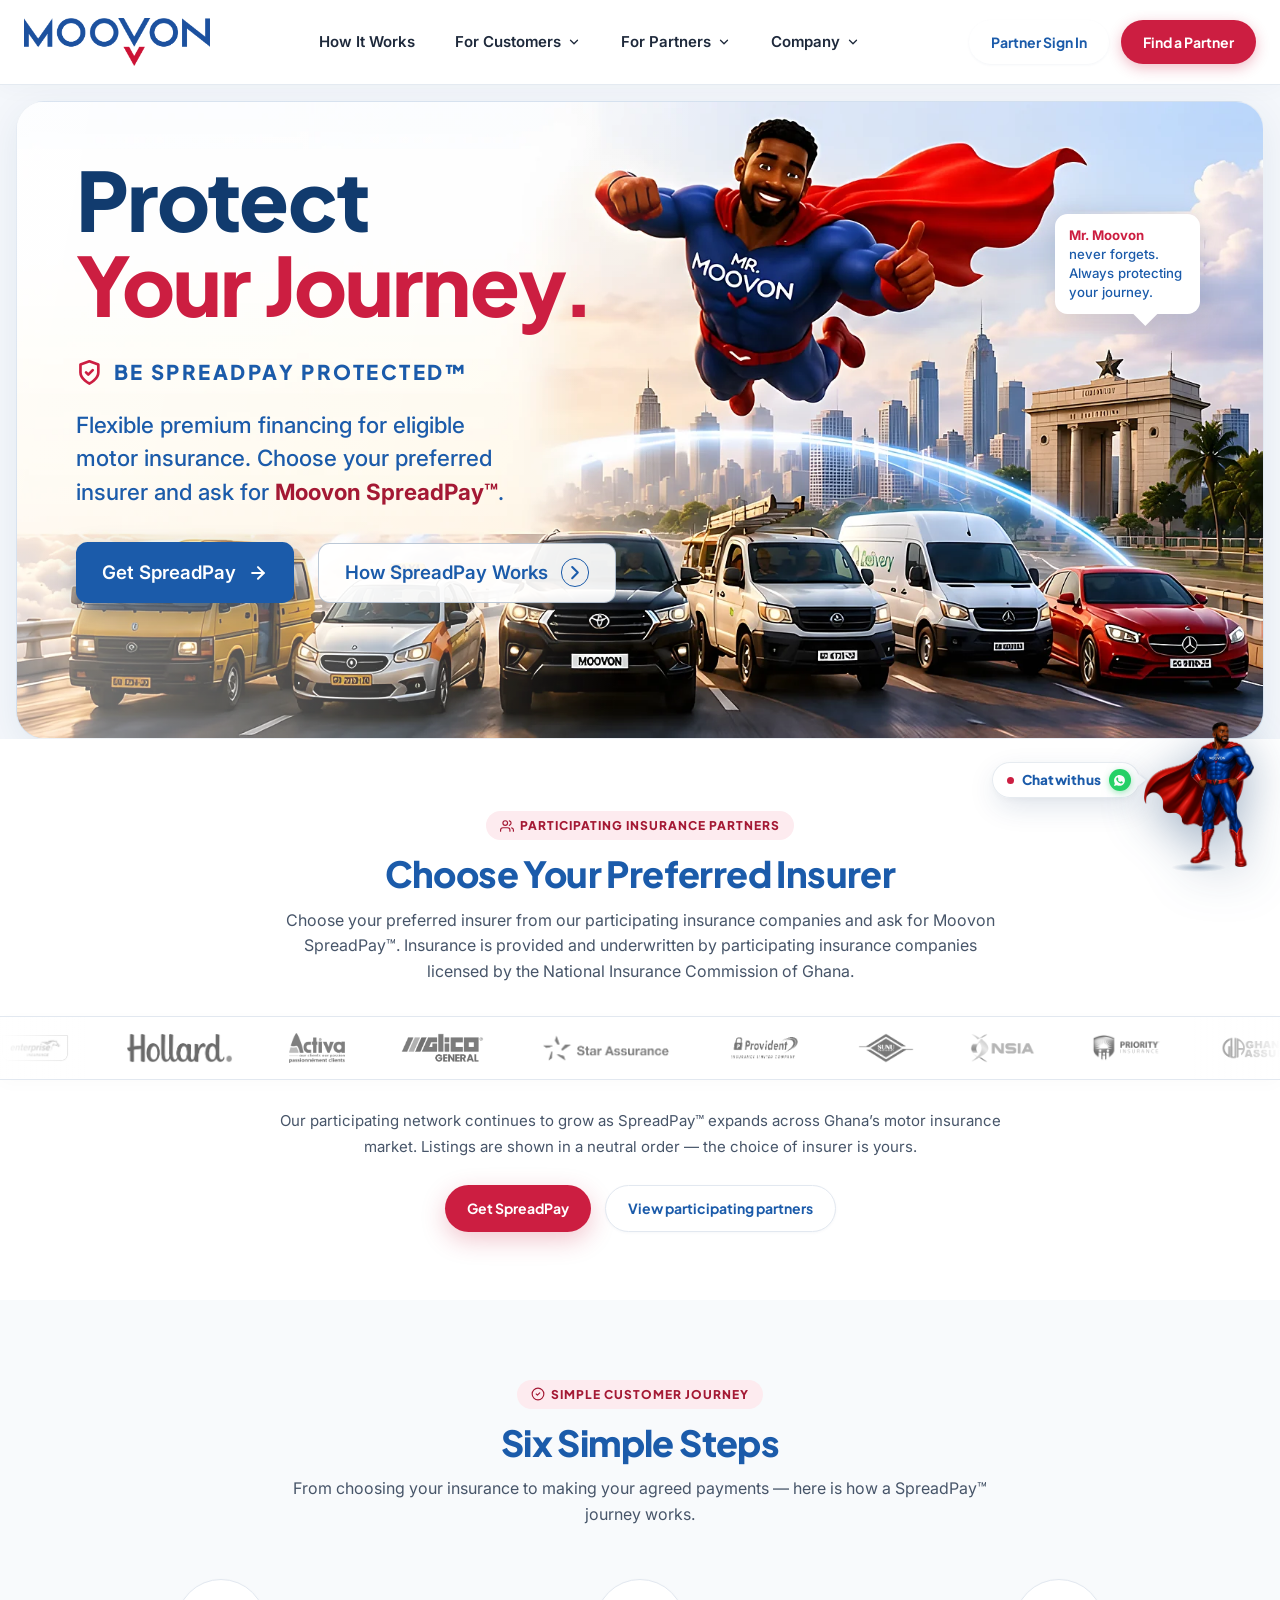
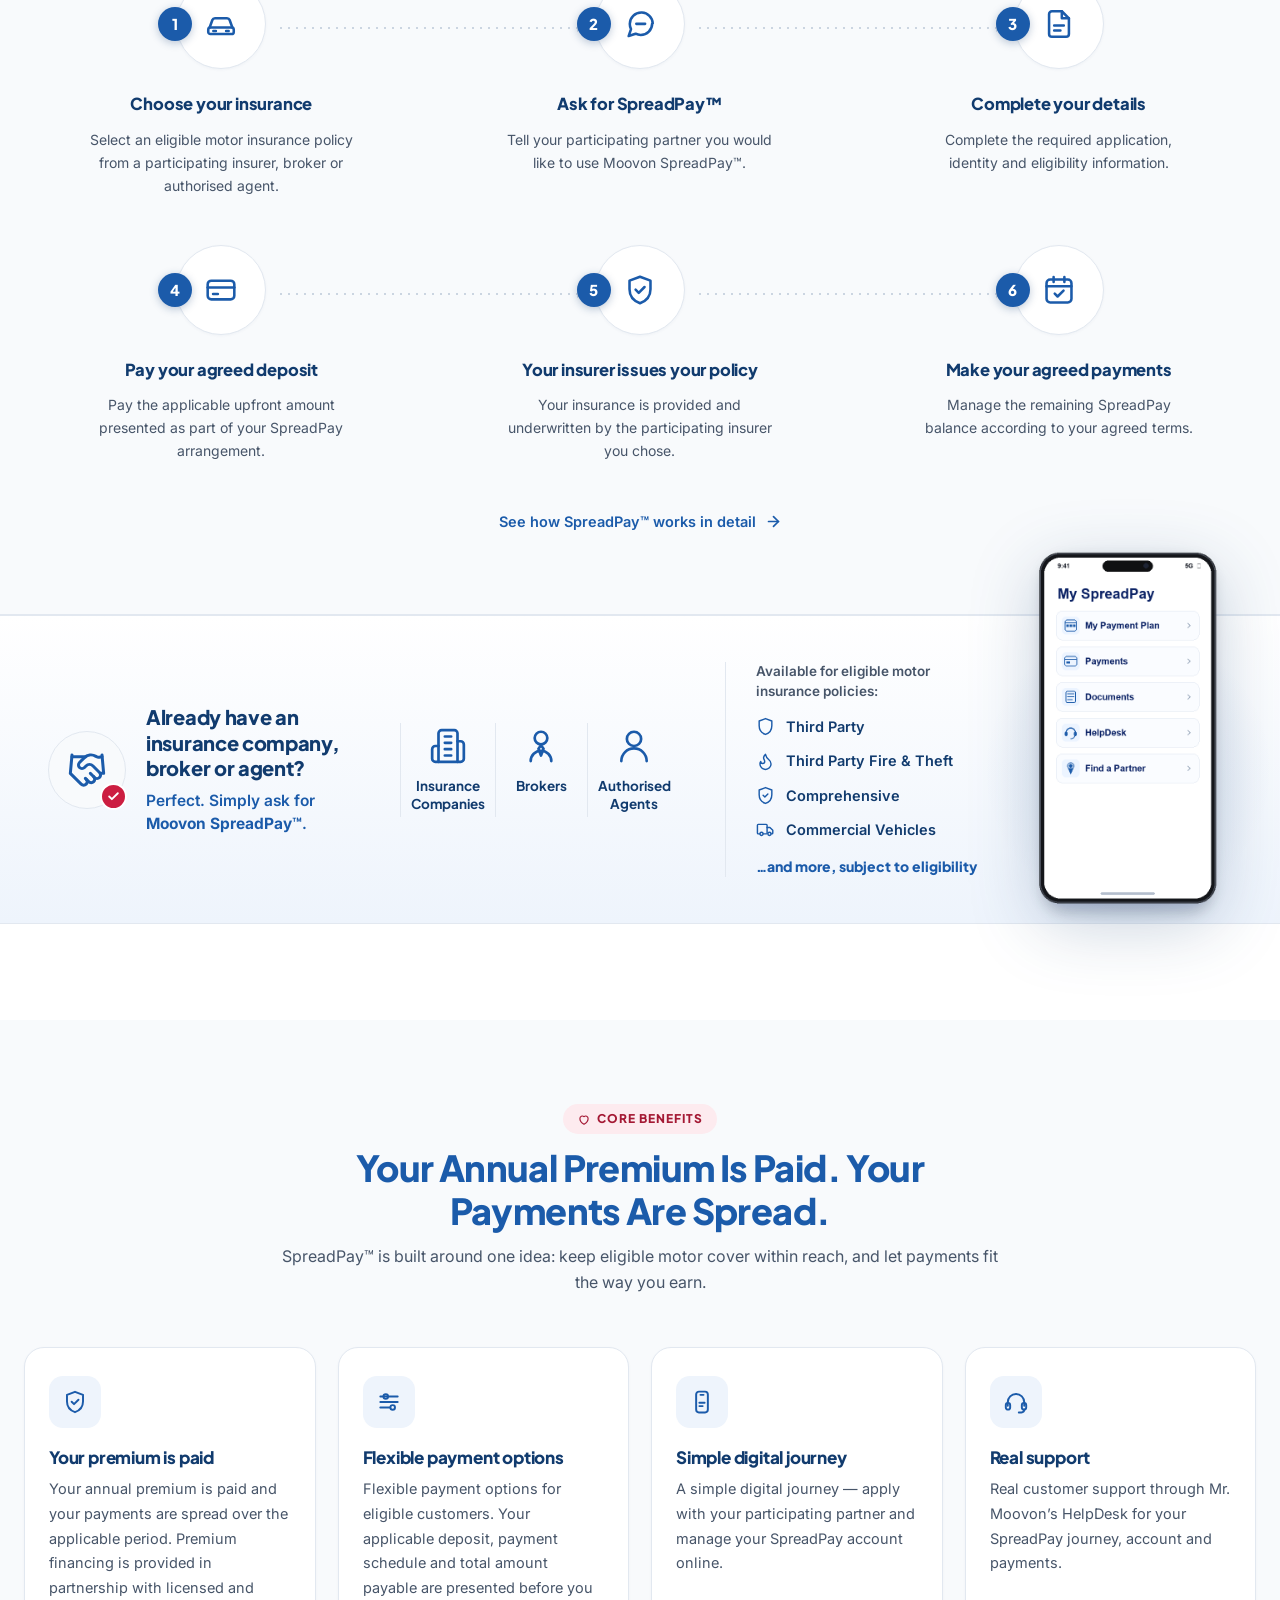
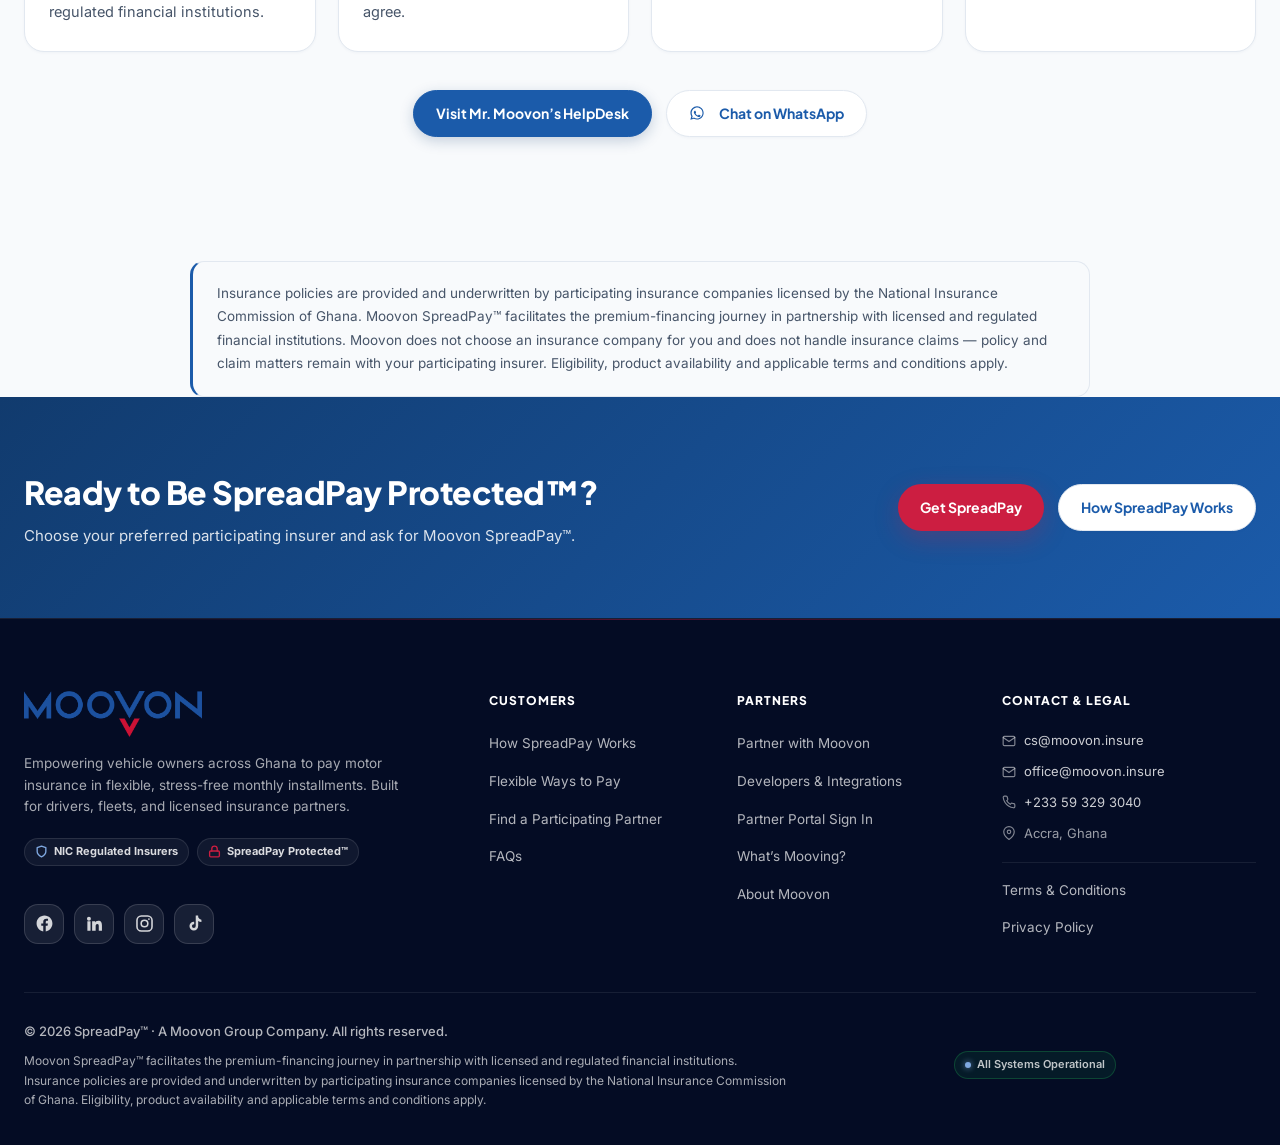
<file: index.html>
<!DOCTYPE html>
<html lang="en">
<head>
  <meta charset="UTF-8">
  <meta name="viewport" content="width=device-width, initial-scale=1.0">
  <title>MOOVON SpreadPay™ - Pay Your Motor Insurance Premium Over Time</title>
  <meta name="description" content="Moovon SpreadPay™ helps eligible drivers and fleet owners in Ghana spread the cost of an annual motor insurance premium. Choose your participating insurer and ask for SpreadPay.">
  <!-- Open Graph / Social Previews -->
  <meta property="og:type" content="website">
  <meta property="og:url" content="https://moovon.insure/">
  <meta property="og:site_name" content="Moovon SpreadPay">
  <meta property="og:locale" content="en_GH">
  <meta property="og:title" content="MOOVON SpreadPay™ - Pay Your Motor Insurance Premium Over Time">
  <meta property="og:description" content="Moovon SpreadPay™ helps eligible drivers and fleet owners in Ghana spread the cost of an annual motor insurance premium. Choose your participating insurer and ask for SpreadPay.">
  <meta property="og:image" content="https://moovon.insure/assets/graphics/social_banner_exact.png">
  <meta name="twitter:card" content="summary_large_image">
  <meta name="twitter:image" content="https://moovon.insure/assets/graphics/social_banner_exact.png">
  
  <!-- Fonts & Stylesheet -->
  <link rel="preconnect" href="https://fonts.googleapis.com">
  <link rel="preconnect" href="https://fonts.gstatic.com" crossorigin>
  <link href="https://fonts.googleapis.com/css2?family=Inter:wght@400;500;600;700&family=Plus+Jakarta+Sans:wght@700;800;900&display=swap" rel="stylesheet">
  <link rel="icon" type="image/png" href="assets/brand/icon-trans.png">
  <link rel="canonical" href="https://moovon.insure/">
  <link rel="stylesheet" href="styles.css?v=2.5">
  <!-- Meta Pixel Code -->
  <script>
  !function(f,b,e,v,n,t,s)
  {if(f.fbq)return;n=f.fbq=function(){n.callMethod?
  n.callMethod.apply(n,arguments):n.queue.push(arguments)};
  if(!f._fbq)f._fbq=n;n.push=n;n.loaded=!0;n.version='2.0';
  n.queue=[];t=b.createElement(e);t.async=!0;
  t.src=v;s=b.getElementsByTagName(e)[0];
  s.parentNode.insertBefore(t,s)}(window,document,'script',
  'https://connect.facebook.net/en_US/fbevents.js');
  fbq('init', '1037910072177909'); 
  fbq('track', 'PageView');
  </script>
  <noscript>
  <img height="1" width="1" 
  src="https://www.facebook.com/tr?id=1037910072177909&ev=PageView&noscript=1"/>
  </noscript>
  <!-- End Meta Pixel Code -->
</head>
<body>
  <a class="skip-link" href="#main">Skip to main content</a>


  <!-- ==========================================================================
       Header & Sticky Glass Navigation (Uniform Across All Pages)
       ========================================================================== -->
  <header class="site-header" id="siteHeader">
    <div class="container nav-container">
      <a href="/" class="brand-logo-group" aria-label="Moovon SpreadPay Home">
        <img src="assets/brand/moovon_logo_main.png" alt="Moovon" class="brand-logo-img" width="2371" height="613">
      </a>

      <nav aria-label="Primary Navigation">
        <ul class="nav-menu">
          <li><a href="/how-it-works" class="nav-link">How It Works</a></li>
          <li class="nav-item-has-dropdown">
            <a href="/products" class="nav-link">
              For Customers
              <svg class="dropdown-arrow" viewBox="0 0 24 24" width="14" height="14" fill="none" stroke="currentColor" stroke-width="2.2" stroke-linecap="round" stroke-linejoin="round" aria-hidden="true" focusable="false"><polyline points="6 9 12 15 18 9"/></svg>
            </a>
            <div class="dropdown-menu">
              <a href="/partners" class="dropdown-item">
                <div class="dropdown-icon-box">
                  <svg width="18" height="18" viewBox="0 0 24 24" fill="none" stroke="currentColor" stroke-width="2" stroke-linecap="round" stroke-linejoin="round" aria-hidden="true" focusable="false"><path d="M17 21v-2a4 4 0 0 0-4-4H5a4 4 0 0 0-4 4v2"/><circle cx="9" cy="7" r="4"/><path d="M23 21v-2a4 4 0 0 0-3-3.87"/></svg>
                </div>
                <div>
                  <div class="dropdown-title">Participating Partners</div>
                  <div class="dropdown-desc">Choose your preferred insurer</div>
                </div>
              </a>
              <a href="/products" class="dropdown-item">
                <div class="dropdown-icon-box">
                  <svg width="18" height="18" viewBox="0 0 24 24" fill="none" stroke="currentColor" stroke-width="2" stroke-linecap="round" stroke-linejoin="round" aria-hidden="true" focusable="false"><path d="M12 22s8-4 8-10V5l-8-3-8 3v7c0 6 8 10 8 10z"/></svg>
                </div>
                <div>
                  <div class="dropdown-title">Flexible Ways to Pay</div>
                  <div class="dropdown-desc">Premium bands and payment periods</div>
                </div>
              </a>
              <a href="/faqs" class="dropdown-item">
                <div class="dropdown-icon-box">
                  <svg width="18" height="18" viewBox="0 0 24 24" fill="none" stroke="currentColor" stroke-width="2" stroke-linecap="round" stroke-linejoin="round" aria-hidden="true" focusable="false"><circle cx="12" cy="12" r="10"/><path d="M9.1 9a3 3 0 0 1 5.8 1c0 2-3 3-3 3"/><line x1="12" y1="17" x2="12" y2="17.01"/></svg>
                </div>
                <div>
                  <div class="dropdown-title">FAQs</div>
                  <div class="dropdown-desc">Answers about your SpreadPay journey</div>
                </div>
              </a>
            </div>
          </li>
          <li class="nav-item-has-dropdown">
            <a href="/for-partners" class="nav-link">
              For Partners
              <svg class="dropdown-arrow" viewBox="0 0 24 24" width="14" height="14" fill="none" stroke="currentColor" stroke-width="2.2" stroke-linecap="round" stroke-linejoin="round" aria-hidden="true" focusable="false"><polyline points="6 9 12 15 18 9"/></svg>
            </a>
            <div class="dropdown-menu">
              <a href="/for-partners" class="dropdown-item">
                <div class="dropdown-icon-box">
                  <svg width="18" height="18" viewBox="0 0 24 24" fill="none" stroke="currentColor" stroke-width="2" stroke-linecap="round" stroke-linejoin="round" aria-hidden="true" focusable="false"><path d="M14 2H6a2 2 0 0 0-2 2v16a2 2 0 0 0 2 2h12a2 2 0 0 0 2-2V8z"/><polyline points="14 2 14 8 20 8"/></svg>
                </div>
                <div>
                  <div class="dropdown-title">Partner with Moovon</div>
                  <div class="dropdown-desc">For insurers, brokers and agents</div>
                </div>
              </a>
              <a href="/developers" class="dropdown-item">
                <div class="dropdown-icon-box">
                  <svg width="18" height="18" viewBox="0 0 24 24" fill="none" stroke="currentColor" stroke-width="2" stroke-linecap="round" stroke-linejoin="round" aria-hidden="true" focusable="false"><polyline points="16 18 22 12 16 6"/><polyline points="8 6 2 12 8 18"/></svg>
                </div>
                <div>
                  <div class="dropdown-title">Developers & Integrations</div>
                  <div class="dropdown-desc">Secure partner APIs</div>
                </div>
              </a>
              <a href="https://console.moovon.insure/login" title="Sign in securely at console.moovon.insure" class="dropdown-item">
                <div class="dropdown-icon-box">
                  <svg width="18" height="18" viewBox="0 0 24 24" fill="none" stroke="currentColor" stroke-width="2" stroke-linecap="round" stroke-linejoin="round" aria-hidden="true" focusable="false"><rect x="3" y="11" width="18" height="11" rx="2" ry="2"/><path d="M7 11V7a5 5 0 0 1 10 0v4"/></svg>
                </div>
                <div>
                  <div class="dropdown-title">Partner Portal Sign In</div>
                  <div class="dropdown-desc">Approved partner access</div>
                </div>
              </a>
            </div>
          </li>
          <li class="nav-item-has-dropdown">
            <a href="/about" class="nav-link">
              Company
              <svg class="dropdown-arrow" viewBox="0 0 24 24" width="14" height="14" fill="none" stroke="currentColor" stroke-width="2.2" stroke-linecap="round" stroke-linejoin="round" aria-hidden="true" focusable="false"><polyline points="6 9 12 15 18 9"/></svg>
            </a>
            <div class="dropdown-menu">
              <a href="/about" class="dropdown-item">
                <div class="dropdown-icon-box">
                  <svg width="18" height="18" viewBox="0 0 24 24" fill="none" stroke="currentColor" stroke-width="2" stroke-linecap="round" stroke-linejoin="round" aria-hidden="true" focusable="false"><path d="M4 15s1-1 4-1 5 2 8 2 4-1 4-1V3s-1 1-4 1-5-2-8-2-4 1-4 1z"/><line x1="4" y1="22" x2="4" y2="15"/></svg>
                </div>
                <div>
                  <div class="dropdown-title">About Moovon</div>
                  <div class="dropdown-desc">Built in Ghana. Built for Africa.</div>
                </div>
              </a>
              <a href="/news" class="dropdown-item">
                <div class="dropdown-icon-box">
                  <svg width="18" height="18" viewBox="0 0 24 24" fill="none" stroke="currentColor" stroke-width="2" stroke-linecap="round" stroke-linejoin="round" aria-hidden="true" focusable="false"><path d="M4 22h16a2 2 0 0 0 2-2V4a2 2 0 0 0-2-2H8a2 2 0 0 0-2 2v16a2 2 0 0 1-2 2Zm0 0a2 2 0 0 1-2-2v-9h4"/><path d="M10 6h8M10 10h8M10 14h5"/></svg>
                </div>
                <div>
                  <div class="dropdown-title">What's Mooving?</div>
                  <div class="dropdown-desc">News, partners and industry updates</div>
                </div>
              </a>
              <a href="/contact" class="dropdown-item">
                <div class="dropdown-icon-box">
                  <svg width="18" height="18" viewBox="0 0 24 24" fill="none" stroke="currentColor" stroke-width="2" stroke-linecap="round" stroke-linejoin="round" aria-hidden="true" focusable="false"><rect x="2" y="4" width="20" height="16" rx="2"/><path d="m22 6-10 7L2 6"/></svg>
                </div>
                <div>
                  <div class="dropdown-title">Contact Moovon</div>
                  <div class="dropdown-desc">Mr. Moovon's HelpDesk</div>
                </div>
              </a>
            </div>
          </li>
        </ul>
      </nav>

      <div class="nav-actions">
        <a href="https://console.moovon.insure/login" title="Sign in securely at console.moovon.insure" class="btn btn-signin">Partner Sign In</a>
        <button onclick="openPartnerModal()" class="btn btn-find-partner">Find a Partner</button>
      </div>

      <button class="mobile-toggle" aria-label="Toggle navigation">
        <svg width="24" height="24" viewBox="0 0 24 24" fill="none" stroke="#1B5BAA" stroke-width="2" stroke-linecap="round" stroke-linejoin="round"><line x1="3" y1="12" x2="21" y2="12"/><line x1="3" y1="6" x2="21" y2="6"/><line x1="3" y1="18" x2="21" y2="18"/></svg>
      </button>
    </div>
  </header>

  <main id="main">
  <!-- ==========================================================================
       Hero Billboard Section (Live Re-creation of Reference Flyer:
       real HTML text + CTAs over layered artwork)
       ========================================================================== -->
  <section class="billboard-hero-section">
    <div class="container billboard-hero-container">
      <div class="billboard-live-wrapper">
        <div class="billboard-live-content">
          <h1 class="billboard-headline">
            Protect<br>
            <span class="billboard-headline-accent">Your Journey.</span>
          </h1>

          <div class="billboard-protected-badge">
            <span class="billboard-shield-icon" aria-hidden="true">
              <svg viewBox="0 0 24 24" fill="none" stroke="currentColor" stroke-width="2.4" stroke-linecap="round" stroke-linejoin="round" focusable="false"><path d="M12 22s8-4 8-10V5l-8-3-8 3v7c0 6 8 10 8 10z"/><polyline points="9 12 11 14 15 10"/></svg>
            </span>
            Be SpreadPay Protected&trade;
          </div>

          <p class="billboard-sub">
            Flexible premium financing for eligible<br>
            motor insurance. Choose your preferred<br>
            insurer and ask for <strong>Moovon SpreadPay&trade;</strong>.
          </p>

          <div class="billboard-cta-row">
            <button onclick="openPartnerModal()" class="btn-billboard-primary">
              Get SpreadPay
              <svg viewBox="0 0 24 24" fill="none" stroke="currentColor" stroke-width="2.4" stroke-linecap="round" stroke-linejoin="round" aria-hidden="true" focusable="false"><line x1="5" y1="12" x2="19" y2="12"/><polyline points="12 5 19 12 12 19"/></svg>
            </button>
            <a href="/how-it-works" class="btn-billboard-secondary">
              How SpreadPay Works
              <span class="billboard-play-icon" aria-hidden="true">
                <svg viewBox="0 0 24 24" fill="none" stroke="currentColor" stroke-width="2.6" stroke-linecap="round" stroke-linejoin="round" focusable="false"><polyline points="9 5 16 12 9 19"/></svg>
              </span>
            </a>
          </div>
        </div>

        <div class="billboard-art-frame">
          <picture>
            <source srcset="assets/graphics/hero_billboard_art.webp?v=2.4" type="image/webp">
            <img src="assets/graphics/hero_billboard_art.png?v=2.4"
                 alt="Mr. Moovon superhero flying over a fleet of insured vehicles on an Accra highway"
                 class="billboard-live-art" width="1708" height="872" fetchpriority="high">
          </picture>
          <div class="billboard-bubble">
            <strong>Mr. Moovon</strong><br>
            never forgets.<br>
            Always protecting your journey.
          </div>
        </div>
      </div>
    </div>
  </section>

  <!-- ==========================================================================
       Participating Insurance Partners — clean, updateable, non-ranked
       ========================================================================== -->
  <section class="index-partners" id="participating-partners">
    <div class="container">
      <div class="section-header">
        <span class="section-tag">
          <svg width="14" height="14" viewBox="0 0 24 24" fill="none" stroke="currentColor" stroke-width="2" stroke-linecap="round" stroke-linejoin="round" aria-hidden="true" focusable="false"><path d="M17 21v-2a4 4 0 0 0-4-4H5a4 4 0 0 0-4 4v2"/><circle cx="9" cy="7" r="4"/><path d="M23 21v-2a4 4 0 0 0-3-3.87"/><path d="M16 3.13a4 4 0 0 1 0 7.75"/></svg>
          Participating Insurance Partners
        </span>
        <h2 class="section-title">Choose Your Preferred Insurer</h2>
        <p class="section-subtitle">
          Choose your preferred insurer from our participating insurance companies and ask for
          Moovon SpreadPay&trade;. Insurance is provided and underwritten by participating insurance
          companies licensed by the National Insurance Commission of Ghana.
        </p>
      </div>
    </div>

    <div class="hero-partners-ribbon">
      <div class="ribbon-logos-track">
        <div class="ribbon-logos-slide">
          <img src="assets/logos/logo_enterprise.png?v=2" alt="Enterprise Insurance" loading="lazy" decoding="async">
          <img src="assets/logos/logo_hollard.png?v=2" alt="Hollard Ghana" loading="lazy" decoding="async">
          <img src="assets/logos/logo_activa.png?v=2" alt="Activa Insurance" loading="lazy" decoding="async">
          <img src="assets/logos/logo_glico.png?v=2" alt="Glico General" loading="lazy" decoding="async">
          <img src="assets/logos/logo_star.png?v=2" alt="Star Assurance" loading="lazy" decoding="async">
          <img src="assets/logos/logo_provident.png?v=2" alt="Provident Insurance" loading="lazy" decoding="async">
          <img src="assets/logos/logo_sunu.png?v=2" alt="SUNU Assurances" loading="lazy" decoding="async">
          <img src="assets/logos/logo_nsia.png?v=2" alt="NSIA Insurance" loading="lazy" decoding="async">
          <img src="assets/logos/logo_priority.png?v=2" alt="Priority Insurance" loading="lazy" decoding="async">
          <img src="assets/logos/logo_gua.png?v=2" alt="Ghana Union Assurance" loading="lazy" decoding="async">
        </div>
        <div class="ribbon-logos-slide" aria-hidden="true">
          <img src="assets/logos/logo_enterprise.png?v=2" alt="" loading="lazy" decoding="async">
          <img src="assets/logos/logo_hollard.png?v=2" alt="" loading="lazy" decoding="async">
          <img src="assets/logos/logo_activa.png?v=2" alt="" loading="lazy" decoding="async">
          <img src="assets/logos/logo_glico.png?v=2" alt="" loading="lazy" decoding="async">
          <img src="assets/logos/logo_star.png?v=2" alt="" loading="lazy" decoding="async">
          <img src="assets/logos/logo_provident.png?v=2" alt="" loading="lazy" decoding="async">
          <img src="assets/logos/logo_sunu.png?v=2" alt="" loading="lazy" decoding="async">
          <img src="assets/logos/logo_nsia.png?v=2" alt="" loading="lazy" decoding="async">
          <img src="assets/logos/logo_priority.png?v=2" alt="" loading="lazy" decoding="async">
          <img src="assets/logos/logo_gua.png?v=2" alt="" loading="lazy" decoding="async">
        </div>
      </div>
    </div>

    <div class="container">
      <p class="index-partners-note">
        Our participating network continues to grow as SpreadPay&trade; expands across Ghana&rsquo;s
        motor insurance market. Listings are shown in a neutral order &mdash; the choice of insurer is yours.
      </p>
      <div class="index-partners-actions">
        <button onclick="openPartnerModal()" class="btn btn-primary">Get SpreadPay</button>
        <a href="/partners" class="btn btn-outline">View participating partners</a>
      </div>
    </div>
  </section>

  <!-- ==========================================================================
       Simple Customer Journey — the canonical 6 steps
       ========================================================================== -->
  <section class="hiw-section hiw-journey-section index-journey" id="customer-journey">
    <div class="container">
      <div class="section-header">
        <span class="section-tag">
          <svg width="14" height="14" viewBox="0 0 24 24" fill="none" stroke="currentColor" stroke-width="2" stroke-linecap="round" stroke-linejoin="round" aria-hidden="true" focusable="false"><circle cx="12" cy="12" r="10"/><path d="m9 12 2 2 4-4"/></svg>
          Simple Customer Journey
        </span>
        <h2 class="section-title">Six Simple Steps</h2>
        <p class="section-subtitle">From choosing your insurance to making your agreed payments &mdash; here is how a SpreadPay&trade; journey works.</p>
      </div>

      <ol class="hiw-flow">
        <li class="hiw-step">
          <div class="hiw-step-mark">
            <span class="hiw-step-num">1</span>
            <span class="hiw-step-icon">
              <svg viewBox="0 0 24 24" fill="none" stroke="currentColor" stroke-width="1.8" stroke-linecap="round" stroke-linejoin="round" aria-hidden="true" focusable="false">
                <path d="M4 14.5 5.9 9.2A2 2 0 0 1 7.8 7.9h8.4a2 2 0 0 1 1.9 1.3l1.9 5.3"/>
                <rect x="3" y="14.5" width="18" height="4.6" rx="1.5"/>
                <path d="M6.6 17h1.8M15.6 17h1.8"/>
              </svg>
            </span>
          </div>
          <h3 class="hiw-step-title">Choose your insurance</h3>
          <p class="hiw-step-desc">Select an eligible motor insurance policy from a participating insurer, broker or authorised agent.</p>
        </li>

        <li class="hiw-step">
          <div class="hiw-step-mark">
            <span class="hiw-step-num">2</span>
            <span class="hiw-step-icon">
              <svg viewBox="0 0 24 24" fill="none" stroke="currentColor" stroke-width="1.8" stroke-linecap="round" stroke-linejoin="round" aria-hidden="true" focusable="false">
                <path d="M20.6 11.6a8.1 8.1 0 0 1-8.1 8.1 8 8 0 0 1-3.6-.85L4 20.5l1.65-4.9a8 8 0 0 1-.85-3.6 8.1 8.1 0 0 1 8.1-8.1h.45a8.09 8.09 0 0 1 7.65 7.65Z"/>
                <path d="M9.4 11.9h6.2"/>
              </svg>
            </span>
          </div>
          <h3 class="hiw-step-title">Ask for SpreadPay&trade;</h3>
          <p class="hiw-step-desc">Tell your participating partner you would like to use Moovon SpreadPay&trade;.</p>
        </li>

        <li class="hiw-step">
          <div class="hiw-step-mark">
            <span class="hiw-step-num">3</span>
            <span class="hiw-step-icon">
              <svg viewBox="0 0 24 24" fill="none" stroke="currentColor" stroke-width="1.8" stroke-linecap="round" stroke-linejoin="round" aria-hidden="true" focusable="false">
                <path d="M14 3H7a2 2 0 0 0-2 2v14a2 2 0 0 0 2 2h10a2 2 0 0 0 2-2V8Z"/>
                <polyline points="14 3 14 8 19 8"/>
                <path d="M8.6 13h6.8M8.6 16.6h4.4"/>
              </svg>
            </span>
          </div>
          <h3 class="hiw-step-title">Complete your details</h3>
          <p class="hiw-step-desc">Complete the required application, identity and eligibility information.</p>
        </li>

        <li class="hiw-step">
          <div class="hiw-step-mark">
            <span class="hiw-step-num">4</span>
            <span class="hiw-step-icon">
              <svg viewBox="0 0 24 24" fill="none" stroke="currentColor" stroke-width="1.8" stroke-linecap="round" stroke-linejoin="round" aria-hidden="true" focusable="false">
                <rect x="2.6" y="5.4" width="18.8" height="13.2" rx="2.6"/>
                <path d="M2.6 10.2h18.8"/>
                <path d="M6.4 14.8h3.4"/>
              </svg>
            </span>
          </div>
          <h3 class="hiw-step-title">Pay your agreed deposit</h3>
          <p class="hiw-step-desc">Pay the applicable upfront amount presented as part of your SpreadPay arrangement.</p>
        </li>

        <li class="hiw-step">
          <div class="hiw-step-mark">
            <span class="hiw-step-num">5</span>
            <span class="hiw-step-icon">
              <svg viewBox="0 0 24 24" fill="none" stroke="currentColor" stroke-width="1.8" stroke-linecap="round" stroke-linejoin="round" aria-hidden="true" focusable="false">
                <path d="M12 2.6 4.6 5.4v6.1c0 5 3.1 8.3 7.4 9.9 4.3-1.6 7.4-4.9 7.4-9.9V5.4Z"/>
                <polyline points="8.9 11.8 11.1 14 15.2 9.9"/>
              </svg>
            </span>
          </div>
          <h3 class="hiw-step-title">Your insurer issues your policy</h3>
          <p class="hiw-step-desc">Your insurance is provided and underwritten by the participating insurer you chose.</p>
        </li>

        <li class="hiw-step">
          <div class="hiw-step-mark">
            <span class="hiw-step-num">6</span>
            <span class="hiw-step-icon">
              <svg viewBox="0 0 24 24" fill="none" stroke="currentColor" stroke-width="1.8" stroke-linecap="round" stroke-linejoin="round" aria-hidden="true" focusable="false">
                <rect x="3.2" y="4.6" width="17.6" height="16.2" rx="2.6"/>
                <path d="M3.2 9.4h17.6M8.2 2.8v3.6M15.8 2.8v3.6"/>
                <polyline points="9 14.6 11 16.6 15.2 12.4"/>
              </svg>
            </span>
          </div>
          <h3 class="hiw-step-title">Make your agreed payments</h3>
          <p class="hiw-step-desc">Manage the remaining SpreadPay balance according to your agreed terms.</p>
        </li>
      </ol>

      <div class="hiw-flow-cta">
        <a href="/how-it-works" class="hiw-flow-link">
          See how SpreadPay&trade; works in detail
          <svg viewBox="0 0 24 24" fill="none" stroke="currentColor" stroke-width="2.4" stroke-linecap="round" stroke-linejoin="round" aria-hidden="true" focusable="false"><line x1="5" y1="12" x2="19" y2="12"/><polyline points="12 5 19 12 12 19"/></svg>
        </a>
      </div>
    </div>
  </section>

  <!-- ==========================================================================
       Already Have An Insurer? (reassurance + eligible policies, per the flyer)
       ========================================================================== -->
  <section class="eligibility-section">
    <div class="eligibility-band">
      <div class="eligibility-inner">

        <div class="elig-intro">
          <span class="elig-handshake" aria-hidden="true">
            <svg viewBox="0 0 24 24" fill="none" stroke="currentColor" stroke-width="1.8" stroke-linecap="round" stroke-linejoin="round" focusable="false">
              <path d="m11 17 2 2a1 1 0 1 0 3-3"/>
              <path d="m14 14 2.5 2.5a1 1 0 1 0 3-3l-3.88-3.88a3 3 0 0 0-4.24 0l-.88.88a1 1 0 1 1-3-3l2.81-2.81a5.79 5.79 0 0 1 7.06-.87l.47.28a2 2 0 0 0 1.42.25L21 4"/>
              <path d="m21 3 1 11h-2"/>
              <path d="M3 3 2 14l6.5 6.5a1 1 0 1 0 3-3"/>
              <path d="M3 4h8"/>
            </svg>
            <span class="elig-check">
              <svg viewBox="0 0 24 24" fill="none" stroke="currentColor" stroke-width="3.4" stroke-linecap="round" stroke-linejoin="round" focusable="false"><polyline points="20 6 9 17 4 12"/></svg>
            </span>
          </span>
          <div class="elig-intro-copy">
            <h2 class="elig-title">Already have an insurance company, broker or agent?</h2>
            <p class="elig-lead">Perfect. Simply ask for <strong>Moovon SpreadPay&trade;</strong>.</p>
          </div>
        </div>

        <ul class="elig-entities">
          <li>
            <svg viewBox="0 0 24 24" fill="none" stroke="currentColor" stroke-width="1.7" stroke-linecap="round" stroke-linejoin="round" aria-hidden="true" focusable="false">
              <path d="M6 22V4a2 2 0 0 1 2-2h8a2 2 0 0 1 2 2v18"/>
              <path d="M6 12H4a2 2 0 0 0-2 2v6a2 2 0 0 0 2 2h16a2 2 0 0 0 2-2v-9a2 2 0 0 0-2-2h-2"/>
              <path d="M10 6h4M10 10h4M10 14h4M10 18h4"/>
            </svg>
            <span>Insurance<br>Companies</span>
          </li>
          <li>
            <svg viewBox="0 0 24 24" fill="none" stroke="currentColor" stroke-width="1.7" stroke-linecap="round" stroke-linejoin="round" aria-hidden="true" focusable="false">
              <circle cx="12" cy="7" r="4"/>
              <path d="M5.5 21.5a6.5 6.5 0 0 1 13 0"/>
              <path d="m12 11.5-1.6 2.2 1.6 4.3 1.6-4.3-1.6-2.2Z"/>
            </svg>
            <span>Brokers</span>
          </li>
          <li>
            <svg viewBox="0 0 24 24" fill="none" stroke="currentColor" stroke-width="1.7" stroke-linecap="round" stroke-linejoin="round" aria-hidden="true" focusable="false">
              <circle cx="12" cy="7.5" r="4.5"/>
              <path d="M4 21.5a8 8 0 0 1 16 0"/>
            </svg>
            <span>Authorised<br>Agents</span>
          </li>
        </ul>

        <div class="elig-policies">
          <h3 class="elig-policies-title">Available for eligible motor insurance policies:</h3>
          <ul class="elig-policy-list">
            <li>
              <svg viewBox="0 0 24 24" fill="none" stroke="currentColor" stroke-width="1.8" stroke-linecap="round" stroke-linejoin="round" aria-hidden="true" focusable="false"><path d="M12 2 4 5v6c0 5.5 3.8 9.5 8 11 4.2-1.5 8-5.5 8-11V5l-8-3Z"/></svg>
              Third Party
            </li>
            <li>
              <svg viewBox="0 0 24 24" fill="none" stroke="currentColor" stroke-width="1.8" stroke-linecap="round" stroke-linejoin="round" aria-hidden="true" focusable="false"><path d="M8.5 14.5A2.5 2.5 0 0 0 11 12c0-1.4-.5-2-1-3-1.1-2.1-.2-4 2-6 .5 2.5 2 4.9 4 6.5 2 1.6 3 3.5 3 5.5a7 7 0 1 1-14 0c0-1.2.4-2.3 1-3a2.5 2.5 0 0 0 2.5 2.5Z"/></svg>
              Third Party Fire &amp; Theft
            </li>
            <li>
              <svg viewBox="0 0 24 24" fill="none" stroke="currentColor" stroke-width="1.8" stroke-linecap="round" stroke-linejoin="round" aria-hidden="true" focusable="false"><path d="M12 2 4 5v6c0 5.5 3.8 9.5 8 11 4.2-1.5 8-5.5 8-11V5l-8-3Z"/><polyline points="9 11.8 11.2 14 15 10"/></svg>
              Comprehensive
            </li>
            <li>
              <svg viewBox="0 0 24 24" fill="none" stroke="currentColor" stroke-width="1.8" stroke-linecap="round" stroke-linejoin="round" aria-hidden="true" focusable="false"><path d="M14 17.5V6.5a1 1 0 0 0-1-1H2.8a1 1 0 0 0-1 1v10a1 1 0 0 0 1 1H5"/><path d="M14 9.5h3.6l3.6 3.6v3.4a1 1 0 0 1-1 1h-1.1"/><path d="M9 17.5h4"/><circle cx="7" cy="17.5" r="2"/><circle cx="17" cy="17.5" r="2"/></svg>
              Commercial Vehicles
            </li>
          </ul>
          <p class="elig-more">&hellip;and more, subject to eligibility</p>
        </div>

        <div class="elig-app">
          <img src="assets/graphics/mobile_app_mockup.png" width="512" height="801" loading="lazy" decoding="async"
               alt="The My Moovon app showing a customer greeting, an active SpreadPay Protected policy, and menu items for policies, repayments, documents and referrals.">
        </div>

      </div>
    </div>
  </section>

  <!-- ==========================================================================
       Core Benefits
       ========================================================================== -->
  <section class="index-benefits">
    <div class="container">
      <div class="section-header">
        <span class="section-tag">
          <svg width="14" height="14" viewBox="0 0 24 24" fill="none" stroke="currentColor" stroke-width="2" stroke-linecap="round" stroke-linejoin="round" aria-hidden="true" focusable="false"><path d="M12 21s-7-4.4-7-9.6A4.2 4.2 0 0 1 12 8a4.2 4.2 0 0 1 7 3.4C19 16.6 12 21 12 21Z"/></svg>
          Core Benefits
        </span>
        <h2 class="section-title">Your Annual Premium Is Paid. Your Payments Are Spread.</h2>
        <p class="section-subtitle">SpreadPay&trade; is built around one idea: keep eligible motor cover within reach, and let payments fit the way you earn.</p>
      </div>

      <ul class="index-benefits-grid">
        <li class="index-benefit">
          <span class="index-benefit-icon" aria-hidden="true">
            <svg viewBox="0 0 24 24" fill="none" stroke="currentColor" stroke-width="1.8" stroke-linecap="round" stroke-linejoin="round" focusable="false">
              <path d="M12 2.6 4.6 5.4v6.1c0 5 3.1 8.3 7.4 9.9 4.3-1.6 7.4-4.9 7.4-9.9V5.4Z"/>
              <polyline points="8.9 11.8 11.1 14 15.2 9.9"/>
            </svg>
          </span>
          <h3 class="index-benefit-title">Your premium is paid</h3>
          <p class="index-benefit-desc">
            Your annual premium is paid and your payments are spread over the applicable period.
            Premium financing is provided in partnership with licensed and regulated financial institutions.
          </p>
        </li>

        <li class="index-benefit">
          <span class="index-benefit-icon" aria-hidden="true">
            <svg viewBox="0 0 24 24" fill="none" stroke="currentColor" stroke-width="1.8" stroke-linecap="round" stroke-linejoin="round" focusable="false">
              <path d="M4 7h16M4 12h16M4 17h9"/>
              <circle cx="9" cy="7" r="2.1"/>
              <circle cx="15.4" cy="17" r="2.1"/>
            </svg>
          </span>
          <h3 class="index-benefit-title">Flexible payment options</h3>
          <p class="index-benefit-desc">
            Flexible payment options for eligible customers. Your applicable deposit, payment
            schedule and total amount payable are presented before you agree.
          </p>
        </li>

        <li class="index-benefit">
          <span class="index-benefit-icon" aria-hidden="true">
            <svg viewBox="0 0 24 24" fill="none" stroke="currentColor" stroke-width="1.8" stroke-linecap="round" stroke-linejoin="round" focusable="false">
              <rect x="6.6" y="2.4" width="10.8" height="19.2" rx="2.6"/>
              <path d="M10.6 5.4h2.8"/>
              <path d="M9.6 12.6h4.8M9.6 15.8h3"/>
            </svg>
          </span>
          <h3 class="index-benefit-title">Simple digital journey</h3>
          <p class="index-benefit-desc">
            A simple digital journey &mdash; apply with your participating partner and manage your
            SpreadPay account online.
          </p>
        </li>

        <li class="index-benefit">
          <span class="index-benefit-icon" aria-hidden="true">
            <svg viewBox="0 0 24 24" fill="none" stroke="currentColor" stroke-width="1.8" stroke-linecap="round" stroke-linejoin="round" focusable="false">
              <path d="M4.4 15.4v-3.2a7.6 7.6 0 0 1 15.2 0v3.2"/>
              <rect x="2.6" y="12.8" width="4" height="6.2" rx="2"/>
              <rect x="17.4" y="12.8" width="4" height="6.2" rx="2"/>
              <path d="M19.6 19a2.6 2.6 0 0 1-2.6 2.6h-2.4"/>
            </svg>
          </span>
          <h3 class="index-benefit-title">Real support</h3>
          <p class="index-benefit-desc">
            Real customer support through Mr. Moovon&rsquo;s HelpDesk for your SpreadPay journey,
            account and payments.
          </p>
        </li>
      </ul>

      <div class="index-benefits-actions">
        <a href="/contact" class="btn btn-navy">Visit Mr. Moovon&rsquo;s HelpDesk</a>
        <a href="https://wa.me/233593293040" target="_blank" rel="noopener" class="btn btn-outline"
           aria-label="Chat with Mr. Moovon&rsquo;s HelpDesk on WhatsApp (opens in a new tab)">
          <svg width="16" height="16" viewBox="0 0 24 24" fill="currentColor" aria-hidden="true" focusable="false" style="margin-right:6px; flex-shrink:0;"><path d="M12.04 2c-5.46 0-9.91 4.45-9.91 9.91 0 1.75.46 3.45 1.32 4.95L2.05 22l5.25-1.38c1.45.79 3.08 1.21 4.74 1.21h.01c5.46 0 9.91-4.45 9.91-9.91 0-2.65-1.03-5.14-2.9-7.01A9.816 9.816 0 0 0 12.04 2m.01 1.67c2.2 0 4.26.86 5.82 2.42a8.225 8.225 0 0 1 2.41 5.83c0 4.54-3.7 8.24-8.24 8.24-.01 0-.01 0 0 0-1.42 0-2.82-.37-4.06-1.08l-.29-.17-3.02.79.81-2.95-.19-.3a8.19 8.19 0 0 1-1.26-4.36c0-4.54 3.7-8.24 8.24-8.24m4.53 11.53c-.25-.13-1.47-.73-1.7-.81-.23-.08-.39-.13-.56.13-.17.25-.64.81-.79.97-.14.17-.29.19-.54.06-.25-.13-1.05-.39-2-1.23-.74-.66-1.24-1.48-1.38-1.73-.15-.25-.02-.38.11-.51.11-.11.25-.29.37-.44.13-.14.17-.25.25-.42.08-.17.04-.31-.02-.44-.06-.13-.56-1.35-.77-1.85-.2-.49-.41-.42-.56-.43h-.48c-.17 0-.44.06-.66.31-.23.25-.87.85-.87 2.07 0 1.22.89 2.4 1.01 2.57.13.17 1.75 2.68 4.24 3.76.59.26 1.05.41 1.41.53.59.19 1.13.16 1.56.1.48-.07 1.47-.6 1.68-1.18.21-.58.21-1.08.15-1.18-.07-.1-.23-.17-.48-.29z"/></svg>
          Chat on WhatsApp
        </a>
      </div>
    </div>
  </section>

  <!-- ==========================================================================
       Compliance & Regulatory Notice
       ========================================================================== -->
  <section class="index-compliance-section">
    <div class="container">
      <p class="index-compliance">
        Insurance policies are provided and underwritten by participating insurance companies licensed by
        the National Insurance Commission of Ghana. Moovon SpreadPay&trade; facilitates the premium-financing
        journey in partnership with licensed and regulated financial institutions. Moovon does not choose an
        insurance company for you and does not handle insurance claims &mdash; policy and claim matters remain
        with your participating insurer. Eligibility, product availability and applicable terms and conditions apply.
      </p>
    </div>
  </section>

  <!-- ==========================================================================
       Pre-Footer CTA
       ========================================================================== -->
  <section class="cta-banner-section">
    <div class="container cta-banner-content">
      <div>
        <h2 class="cta-title">Ready to Be SpreadPay Protected&trade;?</h2>
        <p class="cta-sub">Choose your preferred participating insurer and ask for Moovon SpreadPay&trade;.</p>
      </div>
      <div class="cta-buttons-group">
        <button onclick="openPartnerModal()" class="btn btn-primary">Get SpreadPay</button>
        <a href="/how-it-works" class="btn btn-outline">How SpreadPay Works</a>
      </div>
    </div>
  </section>

</main>

  <!-- ==========================================================================
       Footer
       ========================================================================== -->
  <!-- ==========================================================================
     MOOVON SpreadPay™ - Uniform Dedicated Footer Component
     ========================================================================== -->
<footer class="site-footer" id="siteFooter">
  <div class="container">
    <div class="footer-grid">
      <!-- Brand & Mission Column -->
      <div class="footer-brand-col">
        <a href="/" class="brand-logo-group brand-logo-footer" aria-label="Moovon SpreadPay Home">
          <img src="assets/brand/moovon_logo_main.png" alt="Moovon" class="brand-logo-img" width="2371" height="613">
        </a>
        <p class="footer-brand-desc">
          Empowering vehicle owners across Ghana to pay motor insurance in flexible, stress-free monthly installments. Built for drivers, fleets, and licensed insurance partners.
        </p>
        <div class="footer-badges-group">
          <div class="footer-trust-badge">
            <svg width="13" height="13" viewBox="0 0 24 24" fill="none" stroke="#7FA8E0" stroke-width="2.5" stroke-linecap="round" stroke-linejoin="round">
              <path d="M12 22s8-4 8-10V5l-8-3-8 3v7c0 6 8 10 8 10z"/>
            </svg>
            <span>NIC Regulated Insurers</span>
          </div>
          <div class="footer-trust-badge">
            <svg width="13" height="13" viewBox="0 0 24 24" fill="none" stroke="#CC1E41" stroke-width="2.5" stroke-linecap="round" stroke-linejoin="round">
              <rect x="3" y="11" width="18" height="11" rx="2" ry="2"></rect>
              <path d="M7 11V7a5 5 0 0 1 10 0v4"></path>
            </svg>
            <span>SpreadPay Protected™</span>
          </div>
        </div>
      
        <ul class="footer-social" aria-label="Moovon on social media">
          <li><a href="https://web.facebook.com/profile.php?id=61592832895204" target="_blank" rel="noopener" aria-label="Moovon on Facebook (opens in a new tab)">
            <svg viewBox="0 0 24 24" fill="currentColor" aria-hidden="true" focusable="false"><path d="M22 12.06C22 6.5 17.52 2 12 2S2 6.5 2 12.06c0 5 3.66 9.15 8.44 9.94v-7.03H7.9v-2.9h2.54V9.85c0-2.51 1.49-3.9 3.77-3.9 1.09 0 2.24.2 2.24.2v2.46h-1.26c-1.24 0-1.63.78-1.63 1.57v1.88h2.78l-.45 2.9h-2.33V22c4.78-.79 8.44-4.93 8.44-9.94z"/></svg>
          </a></li>
          <li><a href="https://www.linkedin.com/company/135594834" target="_blank" rel="noopener" aria-label="Moovon on LinkedIn (opens in a new tab)">
            <svg viewBox="0 0 24 24" fill="currentColor" aria-hidden="true" focusable="false"><path d="M4.98 3.5a2.5 2.5 0 1 1 0 5 2.5 2.5 0 0 1 0-5zM3 9h4v12H3zM9 9h3.8v1.7h.05c.53-1 1.83-2.05 3.77-2.05 4.03 0 4.78 2.65 4.78 6.1V21h-4v-5.5c0-1.31-.03-3-1.83-3-1.83 0-2.11 1.43-2.11 2.9V21H9z"/></svg>
          </a></li>
          <li><a href="https://www.instagram.com/moovon.insure/" target="_blank" rel="noopener" aria-label="Moovon on Instagram (opens in a new tab)">
            <svg viewBox="0 0 24 24" fill="none" stroke="currentColor" stroke-width="2" stroke-linecap="round" stroke-linejoin="round" aria-hidden="true" focusable="false"><rect x="2.5" y="2.5" width="19" height="19" rx="5.5"/><circle cx="12" cy="12" r="4.2"/><circle cx="17.6" cy="6.4" r="1.1" fill="currentColor" stroke="none"/></svg>
          </a></li>
          <li><a href="https://www.tiktok.com/@moovon.insure" target="_blank" rel="noopener" aria-label="Moovon on TikTok (opens in a new tab)">
            <svg viewBox="0 0 24 24" fill="currentColor" aria-hidden="true" focusable="false"><path d="M16.6 2h-3.05v13.2a2.4 2.4 0 1 1-2.4-2.4c.16 0 .32.02.47.05v-3.1a5.6 5.6 0 0 0-.47-.02 5.5 5.5 0 1 0 5.5 5.5V8.9a7.06 7.06 0 0 0 4.1 1.32V7.13a4.05 4.05 0 0 1-2.9-1.35A4.1 4.1 0 0 1 16.6 2z"/></svg>
          </a></li>
        </ul>
      </div>

      <!-- Products Column -->
      <div class="footer-col">
        <h5>CUSTOMERS</h5>
          <ul class="footer-links">
            <li><a href="/how-it-works">How SpreadPay Works</a></li>
            <li><a href="/products">Flexible Ways to Pay</a></li>
            <li><a href="/partners">Find a Participating Partner</a></li>
            <li><a href="/faqs">FAQs</a></li>
          </ul>
      </div>

      <!-- Partners & Support Column -->
      <div class="footer-col">
        <h5>PARTNERS</h5>
        <ul class="footer-links">
          <li><a href="/for-partners">Partner with Moovon</a></li>
          <li><a href="/developers">Developers &amp; Integrations</a></li>
          <li><a href="https://console.moovon.insure/login" title="Sign in securely at console.moovon.insure">Partner Portal Sign In</a></li>
          <li><a href="/news">What&rsquo;s Mooving?</a></li>
          <li><a href="/about">About Moovon</a></li>
        </ul>
      </div>

      <!-- Contact & Legal Column -->
      <div class="footer-col footer-contact-col">
        <h5>CONTACT & LEGAL</h5>
        <div class="footer-contact-details">
          <a href="mailto:cs@moovon.insure" class="footer-contact-link">
            <svg width="14" height="14" viewBox="0 0 24 24" fill="none" stroke="currentColor" stroke-width="2" stroke-linecap="round" stroke-linejoin="round">
              <path d="M4 4h16c1.1 0 2 .9 2 2v12c0 1.1-.9 2-2 2H4c-1.1 0-2-.9-2-2V6c0-1.1.9-2 2-2z"/>
              <polyline points="22,6 12,13 2,6"/>
            </svg>
            <span>cs@moovon.insure</span>
          </a>
          <a href="mailto:office@moovon.insure" class="footer-contact-link">
            <svg width="14" height="14" viewBox="0 0 24 24" fill="none" stroke="currentColor" stroke-width="2" stroke-linecap="round" stroke-linejoin="round">
              <path d="M4 4h16c1.1 0 2 .9 2 2v12c0 1.1-.9 2-2 2H4c-1.1 0-2-.9-2-2V6c0-1.1.9-2 2-2z"/>
              <polyline points="22,6 12,13 2,6"/>
            </svg>
            <span>office@moovon.insure</span>
          </a>
          <a href="tel:+233593293040" class="footer-contact-link">
            <svg width="14" height="14" viewBox="0 0 24 24" fill="none" stroke="currentColor" stroke-width="2" stroke-linecap="round" stroke-linejoin="round">
              <path d="M22 16.92v3a2 2 0 0 1-2.18 2 19.79 19.79 0 0 1-8.63-3.07 19.5 19.5 0 0 1-6-6 19.79 19.79 0 0 1-3.07-8.67A2 2 0 0 1 4.11 2h3a2 2 0 0 1 2 1.72 12.84 12.84 0 0 0 .7 2.81 2 2 0 0 1-.45 2.11L8.09 9.91a16 16 0 0 0 6 6l1.27-1.27a2 2 0 0 1 2.11-.45 12.84 12.84 0 0 0 2.81.7A2 2 0 0 1 22 16.92z"/>
            </svg>
            <span>+233 59 329 3040</span>
          </a>
          <div class="footer-contact-link footer-location-text">
            <svg width="14" height="14" viewBox="0 0 24 24" fill="none" stroke="currentColor" stroke-width="2" stroke-linecap="round" stroke-linejoin="round">
              <path d="M21 10c0 7-9 13-9 13s-9-6-9-13a9 9 0 0 1 18 0z"/>
              <circle cx="12" cy="10" r="3"/>
            </svg>
            <span>Accra, Ghana</span>
          </div>
        </div>
        <ul class="footer-links footer-legal-links">
          <li><a href="/terms">Terms & Conditions</a></li>
          <li><a href="/privacy">Privacy Policy</a></li>
        </ul>
      </div>
    </div>

    <!-- Footer Bottom Row -->
    <div class="footer-bottom">
      <div class="footer-bottom-info">
        <p class="footer-copyright">© 2026 SpreadPay™ · A Moovon Group Company. All rights reserved.</p>
        <p class="footer-regulatory">Moovon SpreadPay&trade; facilitates the premium-financing journey in partnership with licensed and regulated financial institutions. Insurance policies are provided and underwritten by participating insurance companies licensed by the National Insurance Commission of Ghana. Eligibility, product availability and applicable terms and conditions apply.</p>
      </div>
      <div class="footer-bottom-meta">
        <div class="footer-system-status">
          <span class="footer-status-indicator"></span>
          <span>All Systems Operational</span>
        </div>
      </div>
    </div>
  </div>
</footer>

  <script src="header.js?v=2.5"></script>
  <script src="script.js?v=2.5"></script>
</body>
</html>
</file>
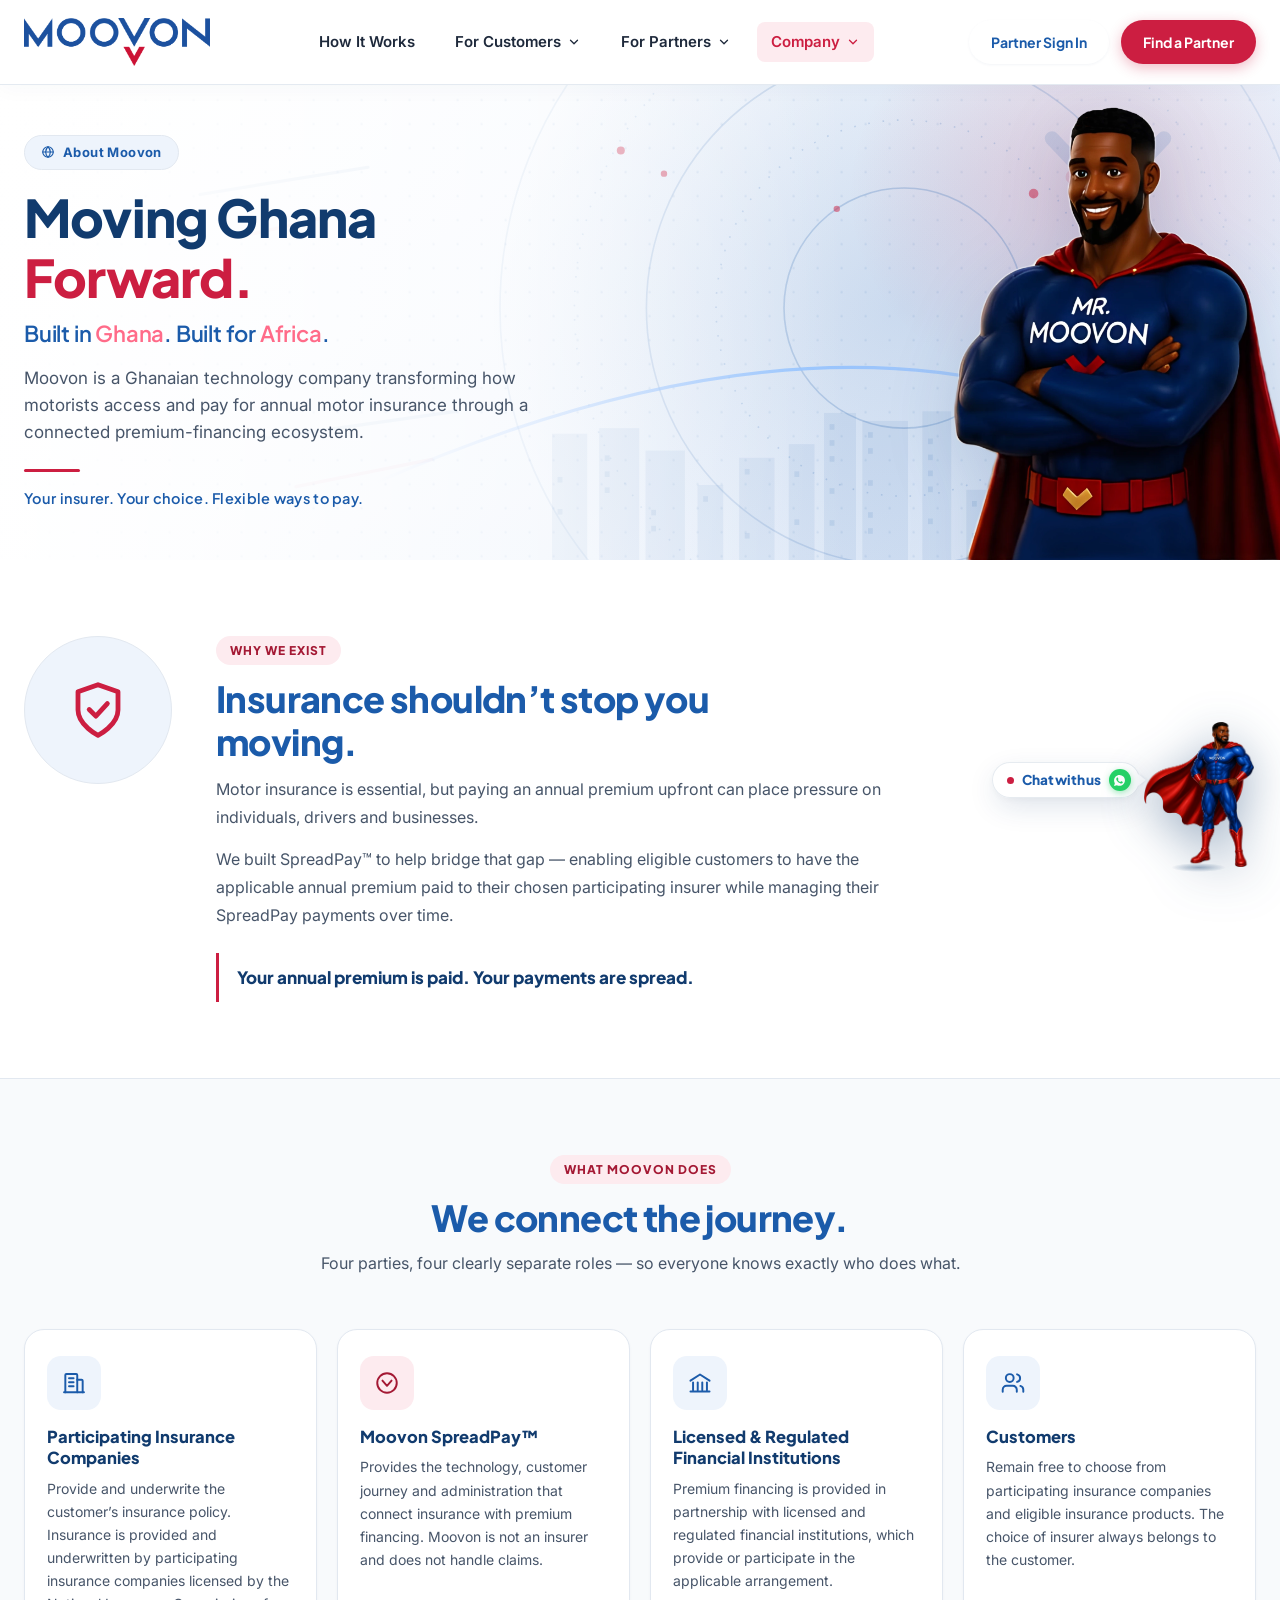
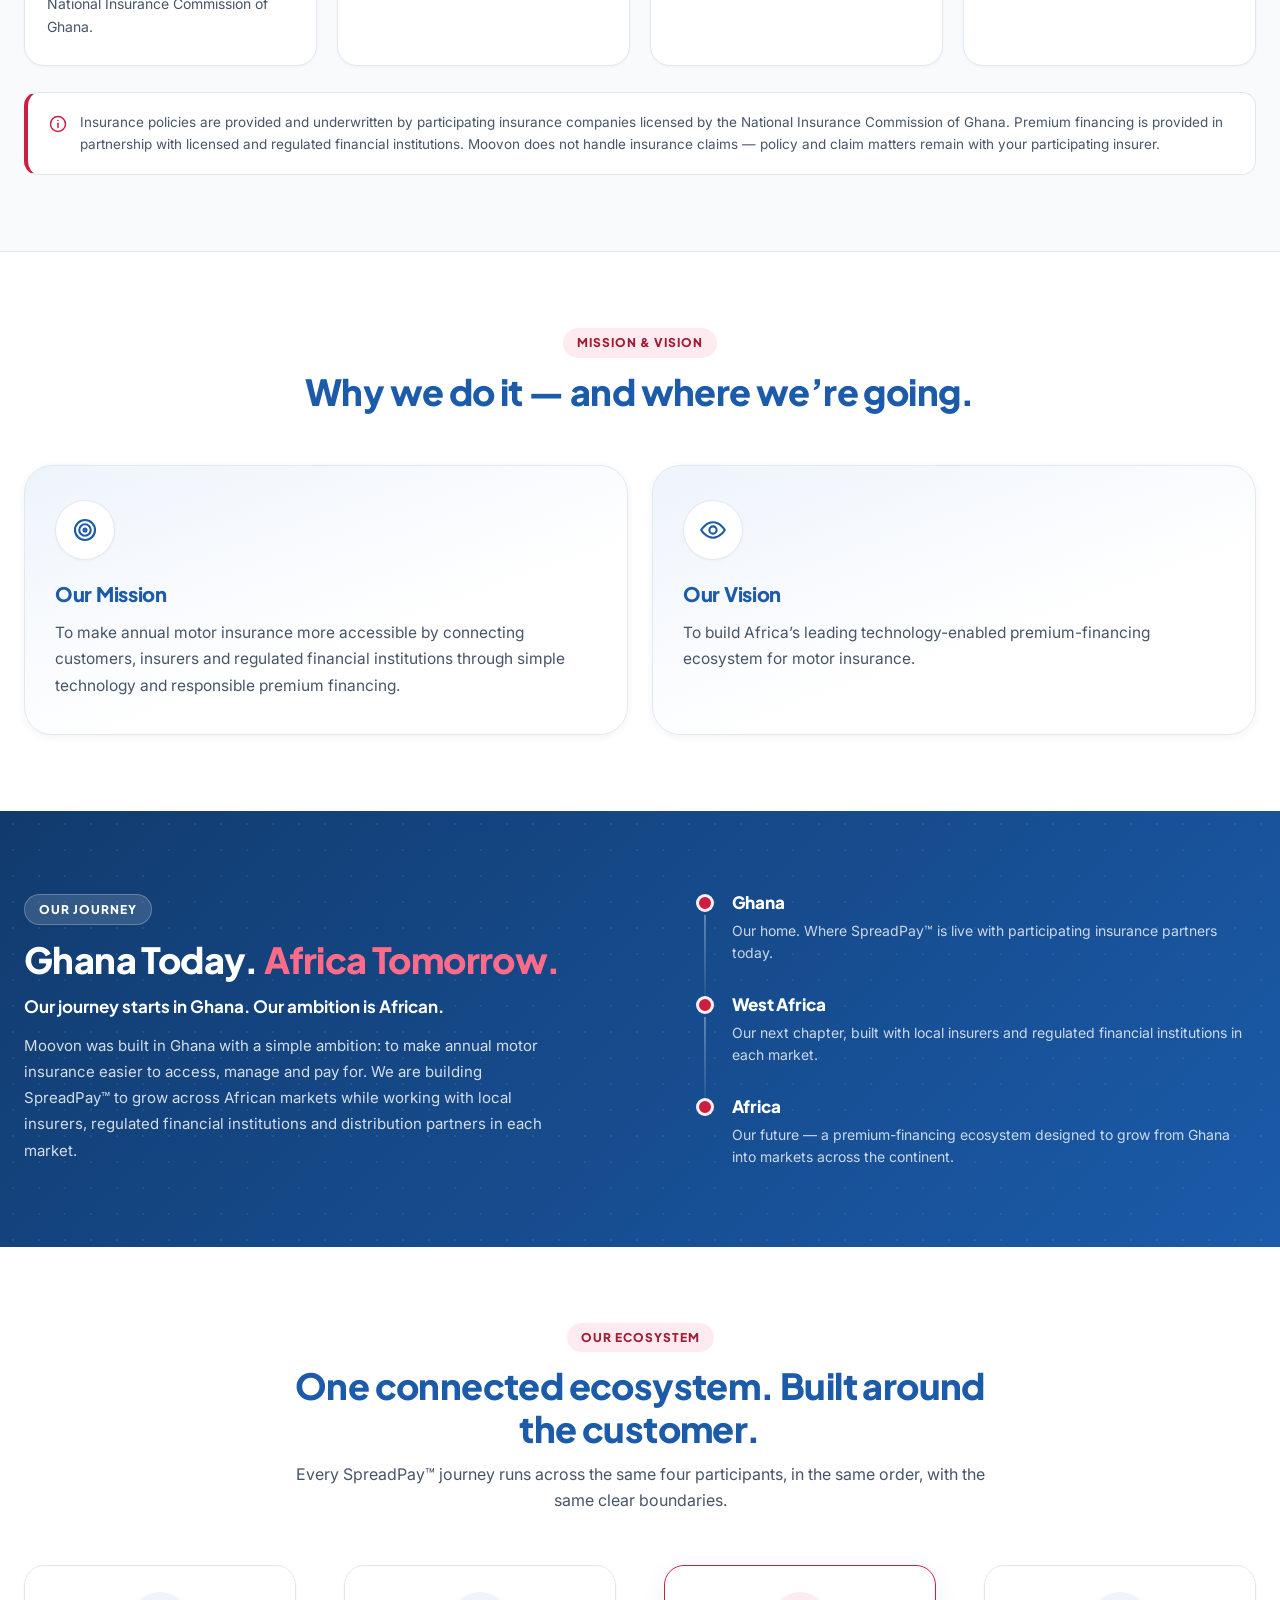
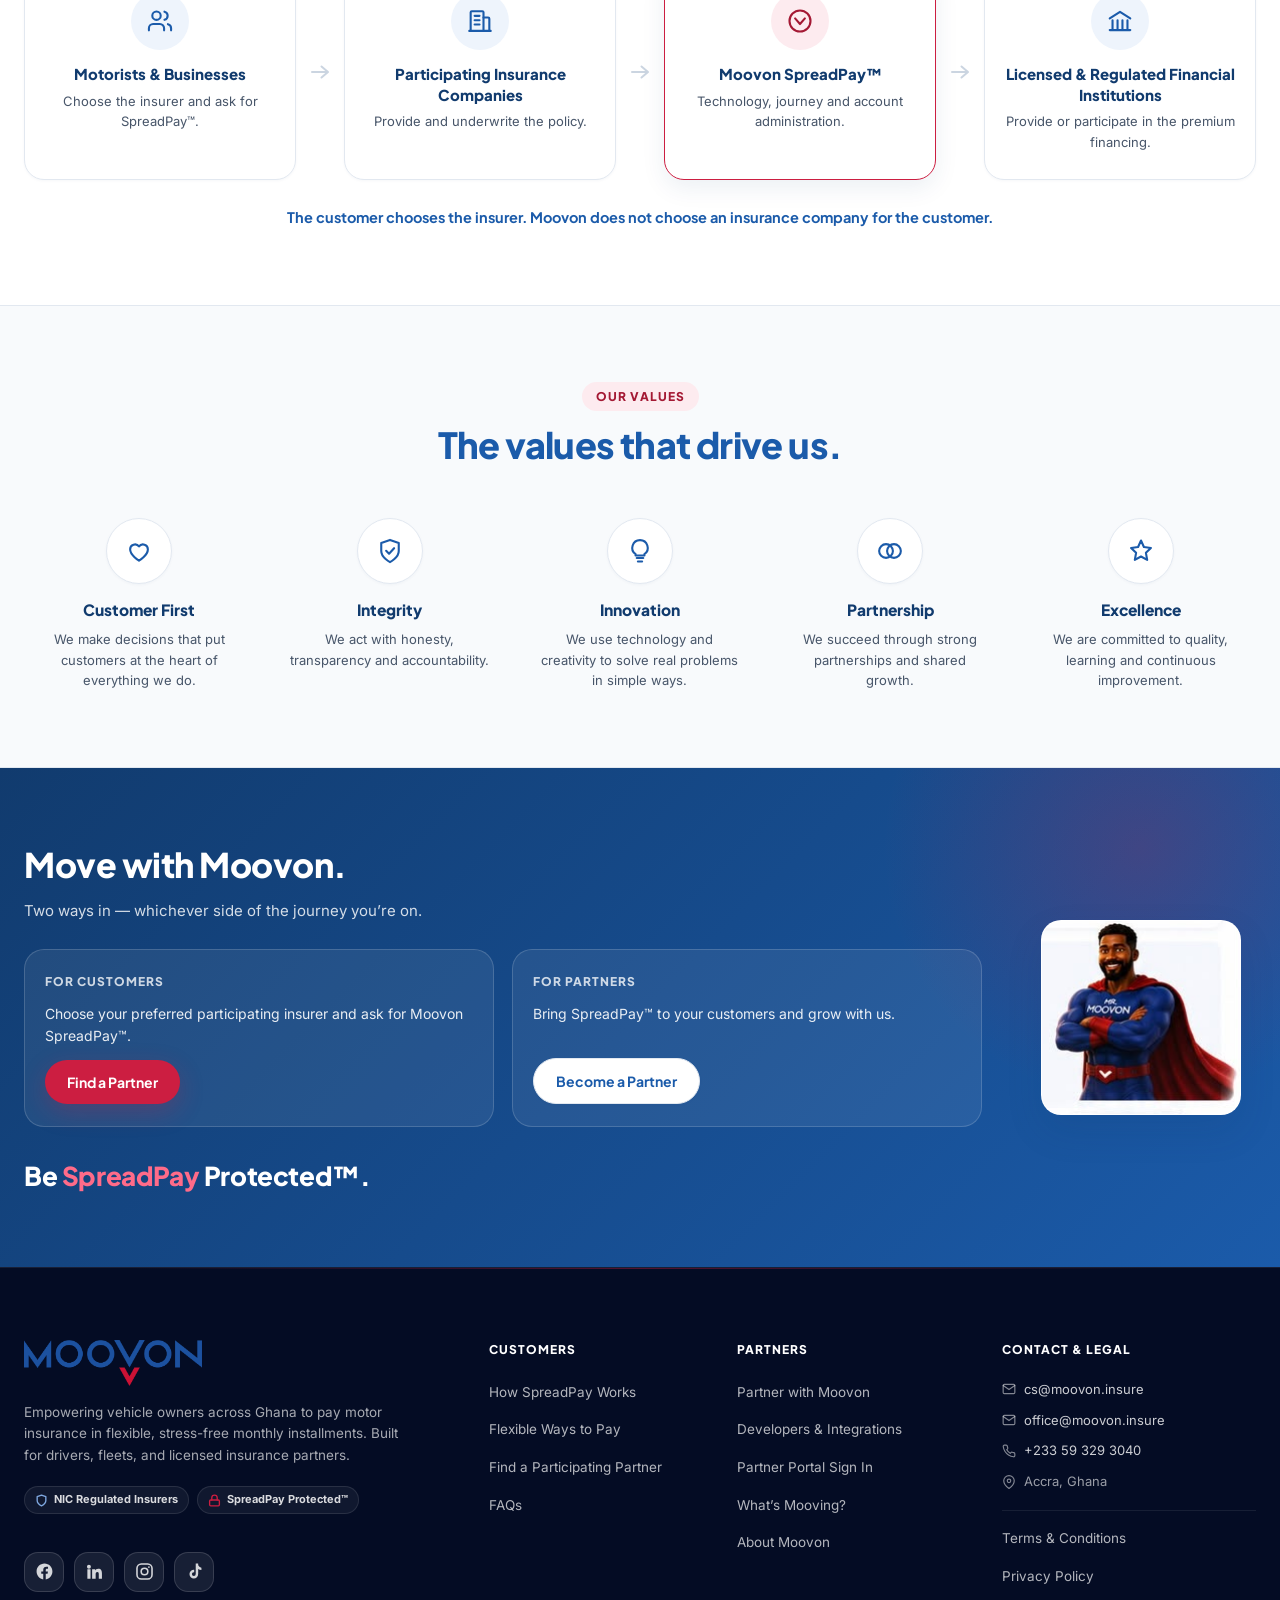
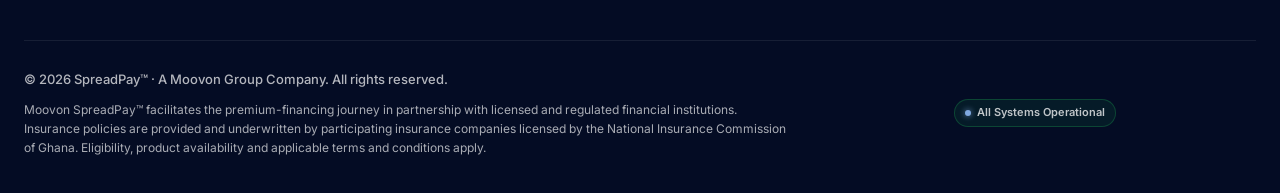
<file: about.html>
<!DOCTYPE html>
<html lang="en">
<head>
  <meta charset="UTF-8">
  <meta name="viewport" content="width=device-width, initial-scale=1.0">
  <title>About Moovon - MOOVON SpreadPay™</title>
  <meta name="description" content="Moovon is a Ghanaian technology company transforming how motorists access and pay for annual motor insurance through a connected premium-financing ecosystem.">
  <!-- Open Graph / Social Previews -->
  <meta property="og:type" content="website">
  <meta property="og:url" content="https://moovon.insure/about">
  <meta property="og:site_name" content="Moovon SpreadPay">
  <meta property="og:locale" content="en_GH">
  <meta property="og:title" content="About Moovon - MOOVON SpreadPay™">
  <meta property="og:description" content="Moovon is a Ghanaian technology company transforming how motorists access and pay for annual motor insurance through a connected premium-financing ecosystem.">
  <meta property="og:image" content="https://moovon.insure/assets/graphics/social_banner_exact.png">
  <meta name="twitter:card" content="summary_large_image">
  <meta name="twitter:image" content="https://moovon.insure/assets/graphics/social_banner_exact.png">
  
  <!-- Fonts & Stylesheet -->
  <link rel="preconnect" href="https://fonts.googleapis.com">
  <link rel="preconnect" href="https://fonts.gstatic.com" crossorigin>
  <link href="https://fonts.googleapis.com/css2?family=Inter:wght@400;500;600;700&family=Plus+Jakarta+Sans:wght@700;800;900&display=swap" rel="stylesheet">
  <link rel="icon" type="image/png" href="assets/brand/icon-trans.png">
  <link rel="canonical" href="https://moovon.insure/about">
  <link rel="stylesheet" href="styles.css?v=2.5">
  <!-- Meta Pixel Code -->
  <script>
  !function(f,b,e,v,n,t,s)
  {if(f.fbq)return;n=f.fbq=function(){n.callMethod?
  n.callMethod.apply(n,arguments):n.queue.push(arguments)};
  if(!f._fbq)f._fbq=n;n.push=n;n.loaded=!0;n.version='2.0';
  n.queue=[];t=b.createElement(e);t.async=!0;
  t.src=v;s=b.getElementsByTagName(e)[0];
  s.parentNode.insertBefore(t,s)}(window,document,'script',
  'https://connect.facebook.net/en_US/fbevents.js');
  fbq('init', '1037910072177909'); 
  fbq('track', 'PageView');
  </script>
  <noscript>
  <img height="1" width="1" 
  src="https://www.facebook.com/tr?id=1037910072177909&ev=PageView&noscript=1"/>
  </noscript>
  <!-- End Meta Pixel Code -->
</head>
<body>
  <a class="skip-link" href="#main">Skip to main content</a>


  <!-- ==========================================================================
       Header & Sticky Glass Navigation (Uniform Across All Pages)
       ========================================================================== -->
  <header class="site-header" id="siteHeader">
    <div class="container nav-container">
      <a href="/" class="brand-logo-group" aria-label="Moovon SpreadPay Home">
        <img src="assets/brand/moovon_logo_main.png" alt="Moovon" class="brand-logo-img" width="2371" height="613">
      </a>

      <nav aria-label="Primary Navigation">
        <ul class="nav-menu">
          <li><a href="/how-it-works" class="nav-link">How It Works</a></li>
          <li class="nav-item-has-dropdown">
            <a href="/products" class="nav-link">
              For Customers
              <svg class="dropdown-arrow" viewBox="0 0 24 24" width="14" height="14" fill="none" stroke="currentColor" stroke-width="2.2" stroke-linecap="round" stroke-linejoin="round" aria-hidden="true" focusable="false"><polyline points="6 9 12 15 18 9"/></svg>
            </a>
            <div class="dropdown-menu">
              <a href="/partners" class="dropdown-item">
                <div class="dropdown-icon-box">
                  <svg width="18" height="18" viewBox="0 0 24 24" fill="none" stroke="currentColor" stroke-width="2" stroke-linecap="round" stroke-linejoin="round" aria-hidden="true" focusable="false"><path d="M17 21v-2a4 4 0 0 0-4-4H5a4 4 0 0 0-4 4v2"/><circle cx="9" cy="7" r="4"/><path d="M23 21v-2a4 4 0 0 0-3-3.87"/></svg>
                </div>
                <div>
                  <div class="dropdown-title">Participating Partners</div>
                  <div class="dropdown-desc">Choose your preferred insurer</div>
                </div>
              </a>
              <a href="/products" class="dropdown-item">
                <div class="dropdown-icon-box">
                  <svg width="18" height="18" viewBox="0 0 24 24" fill="none" stroke="currentColor" stroke-width="2" stroke-linecap="round" stroke-linejoin="round" aria-hidden="true" focusable="false"><path d="M12 22s8-4 8-10V5l-8-3-8 3v7c0 6 8 10 8 10z"/></svg>
                </div>
                <div>
                  <div class="dropdown-title">Flexible Ways to Pay</div>
                  <div class="dropdown-desc">Premium bands and payment periods</div>
                </div>
              </a>
              <a href="/faqs" class="dropdown-item">
                <div class="dropdown-icon-box">
                  <svg width="18" height="18" viewBox="0 0 24 24" fill="none" stroke="currentColor" stroke-width="2" stroke-linecap="round" stroke-linejoin="round" aria-hidden="true" focusable="false"><circle cx="12" cy="12" r="10"/><path d="M9.1 9a3 3 0 0 1 5.8 1c0 2-3 3-3 3"/><line x1="12" y1="17" x2="12" y2="17.01"/></svg>
                </div>
                <div>
                  <div class="dropdown-title">FAQs</div>
                  <div class="dropdown-desc">Answers about your SpreadPay journey</div>
                </div>
              </a>
            </div>
          </li>
          <li class="nav-item-has-dropdown">
            <a href="/for-partners" class="nav-link">
              For Partners
              <svg class="dropdown-arrow" viewBox="0 0 24 24" width="14" height="14" fill="none" stroke="currentColor" stroke-width="2.2" stroke-linecap="round" stroke-linejoin="round" aria-hidden="true" focusable="false"><polyline points="6 9 12 15 18 9"/></svg>
            </a>
            <div class="dropdown-menu">
              <a href="/for-partners" class="dropdown-item">
                <div class="dropdown-icon-box">
                  <svg width="18" height="18" viewBox="0 0 24 24" fill="none" stroke="currentColor" stroke-width="2" stroke-linecap="round" stroke-linejoin="round" aria-hidden="true" focusable="false"><path d="M14 2H6a2 2 0 0 0-2 2v16a2 2 0 0 0 2 2h12a2 2 0 0 0 2-2V8z"/><polyline points="14 2 14 8 20 8"/></svg>
                </div>
                <div>
                  <div class="dropdown-title">Partner with Moovon</div>
                  <div class="dropdown-desc">For insurers, brokers and agents</div>
                </div>
              </a>
              <a href="/developers" class="dropdown-item">
                <div class="dropdown-icon-box">
                  <svg width="18" height="18" viewBox="0 0 24 24" fill="none" stroke="currentColor" stroke-width="2" stroke-linecap="round" stroke-linejoin="round" aria-hidden="true" focusable="false"><polyline points="16 18 22 12 16 6"/><polyline points="8 6 2 12 8 18"/></svg>
                </div>
                <div>
                  <div class="dropdown-title">Developers & Integrations</div>
                  <div class="dropdown-desc">Secure partner APIs</div>
                </div>
              </a>
              <a href="https://console.moovon.insure/login" title="Sign in securely at console.moovon.insure" class="dropdown-item">
                <div class="dropdown-icon-box">
                  <svg width="18" height="18" viewBox="0 0 24 24" fill="none" stroke="currentColor" stroke-width="2" stroke-linecap="round" stroke-linejoin="round" aria-hidden="true" focusable="false"><rect x="3" y="11" width="18" height="11" rx="2" ry="2"/><path d="M7 11V7a5 5 0 0 1 10 0v4"/></svg>
                </div>
                <div>
                  <div class="dropdown-title">Partner Portal Sign In</div>
                  <div class="dropdown-desc">Approved partner access</div>
                </div>
              </a>
            </div>
          </li>
          <li class="nav-item-has-dropdown">
            <a href="/about" class="nav-link">
              Company
              <svg class="dropdown-arrow" viewBox="0 0 24 24" width="14" height="14" fill="none" stroke="currentColor" stroke-width="2.2" stroke-linecap="round" stroke-linejoin="round" aria-hidden="true" focusable="false"><polyline points="6 9 12 15 18 9"/></svg>
            </a>
            <div class="dropdown-menu">
              <a href="/about" class="dropdown-item">
                <div class="dropdown-icon-box">
                  <svg width="18" height="18" viewBox="0 0 24 24" fill="none" stroke="currentColor" stroke-width="2" stroke-linecap="round" stroke-linejoin="round" aria-hidden="true" focusable="false"><path d="M4 15s1-1 4-1 5 2 8 2 4-1 4-1V3s-1 1-4 1-5-2-8-2-4 1-4 1z"/><line x1="4" y1="22" x2="4" y2="15"/></svg>
                </div>
                <div>
                  <div class="dropdown-title">About Moovon</div>
                  <div class="dropdown-desc">Built in Ghana. Built for Africa.</div>
                </div>
              </a>
              <a href="/news" class="dropdown-item">
                <div class="dropdown-icon-box">
                  <svg width="18" height="18" viewBox="0 0 24 24" fill="none" stroke="currentColor" stroke-width="2" stroke-linecap="round" stroke-linejoin="round" aria-hidden="true" focusable="false"><path d="M4 22h16a2 2 0 0 0 2-2V4a2 2 0 0 0-2-2H8a2 2 0 0 0-2 2v16a2 2 0 0 1-2 2Zm0 0a2 2 0 0 1-2-2v-9h4"/><path d="M10 6h8M10 10h8M10 14h5"/></svg>
                </div>
                <div>
                  <div class="dropdown-title">What's Mooving?</div>
                  <div class="dropdown-desc">News, partners and industry updates</div>
                </div>
              </a>
              <a href="/contact" class="dropdown-item">
                <div class="dropdown-icon-box">
                  <svg width="18" height="18" viewBox="0 0 24 24" fill="none" stroke="currentColor" stroke-width="2" stroke-linecap="round" stroke-linejoin="round" aria-hidden="true" focusable="false"><rect x="2" y="4" width="20" height="16" rx="2"/><path d="m22 6-10 7L2 6"/></svg>
                </div>
                <div>
                  <div class="dropdown-title">Contact Moovon</div>
                  <div class="dropdown-desc">Mr. Moovon's HelpDesk</div>
                </div>
              </a>
            </div>
          </li>
        </ul>
      </nav>

      <div class="nav-actions">
        <a href="https://console.moovon.insure/login" title="Sign in securely at console.moovon.insure" class="btn btn-signin">Partner Sign In</a>
        <button onclick="openPartnerModal()" class="btn btn-find-partner">Find a Partner</button>
      </div>

      <button class="mobile-toggle" aria-label="Toggle navigation">
        <svg width="24" height="24" viewBox="0 0 24 24" fill="none" stroke="#1B5BAA" stroke-width="2" stroke-linecap="round" stroke-linejoin="round"><line x1="3" y1="12" x2="21" y2="12"/><line x1="3" y1="6" x2="21" y2="6"/><line x1="3" y1="18" x2="21" y2="18"/></svg>
      </button>
    </div>
  </header>

  <main id="main">

  <!-- ==========================================================================
       Page Hero — Moving Ghana Forward
       ========================================================================== -->
  <section class="page-hero scene-hero scene-hero--cutout about-hero">
    <div class="scene-hero-figure">
      <img src="assets/graphics/hero/about.webp" width="1200" height="1725" fetchpriority="high"
           alt="Mr. Moovon standing with arms crossed in front of the Accra skyline and the Independence Arch.">
    </div>
    <div class="container">
      <div class="scene-hero-copy about-hero-copy">
        <div class="page-hero-badge">
          <svg width="14" height="14" viewBox="0 0 24 24" fill="none" stroke="currentColor" stroke-width="2" stroke-linecap="round" stroke-linejoin="round" aria-hidden="true" focusable="false">
            <circle cx="12" cy="12" r="9"/><path d="M3 12h18"/><path d="M12 3c2.6 2.5 4 5.6 4 9s-1.4 6.5-4 9c-2.6-2.5-4-5.6-4-9s1.4-6.5 4-9Z"/>
          </svg>
          About Moovon
        </div>
        <h1 class="page-hero-title">Moving Ghana <span>Forward.</span></h1>
        <p class="about-hero-lead">Built in <em>Ghana</em>. Built for <em>Africa</em>.</p>
        <p class="page-hero-subtitle about-hero-subtitle">Moovon is a Ghanaian technology company transforming how motorists access and pay for annual motor insurance through a connected premium-financing ecosystem.</p>
        <p class="about-hero-kicker">Your insurer. Your choice. Flexible ways to pay.</p>
      </div>
    </div>
  </section>

  <!-- ==========================================================================
       Why We Exist
       ========================================================================== -->
  <section class="about-section about-section--plain" id="why-we-exist">
    <div class="container about-why-grid">
      <div class="about-why-mark">
        <svg viewBox="0 0 24 24" fill="none" stroke="currentColor" stroke-width="1.8" stroke-linecap="round" stroke-linejoin="round" aria-hidden="true" focusable="false">
          <path d="M12 21.5s7.5-3.8 7.5-9.5V5.2L12 2.5 4.5 5.2V12c0 5.7 7.5 9.5 7.5 9.5Z"/>
          <polyline points="8.7 11.8 11.2 14.3 15.5 9.6"/>
        </svg>
      </div>
      <div class="about-why-copy">
        <span class="section-tag">Why We Exist</span>
        <h2 class="section-title">Insurance shouldn&rsquo;t stop you moving.</h2>
        <p class="about-body">Motor insurance is essential, but paying an annual premium upfront can place pressure on individuals, drivers and businesses.</p>
        <p class="about-body">We built SpreadPay&trade; to help bridge that gap &mdash; enabling eligible customers to have the applicable annual premium paid to their chosen participating insurer while managing their SpreadPay payments over time.</p>
        <p class="about-pull">Your annual premium is paid. Your payments are spread.</p>
      </div>
    </div>
  </section>

  <!-- ==========================================================================
       What Moovon Does — the four-party ecosystem, role by role
       ========================================================================== -->
  <section class="about-section about-section--tint" id="what-we-do">
    <div class="container">
      <div class="section-header">
        <span class="section-tag">What Moovon Does</span>
        <h2 class="section-title">We connect the journey.</h2>
        <p class="section-subtitle">Four parties, four clearly separate roles &mdash; so everyone knows exactly who does what.</p>
      </div>

      <div class="about-role-grid">
        <div class="about-role-card">
          <span class="about-role-icon">
            <svg viewBox="0 0 24 24" fill="none" stroke="currentColor" stroke-width="1.8" stroke-linecap="round" stroke-linejoin="round" aria-hidden="true" focusable="false">
              <path d="M4 20.5V4.6a1 1 0 0 1 1-1h9a1 1 0 0 1 1 1v15.9"/>
              <path d="M15 9h4a1 1 0 0 1 1 1v10.5"/>
              <path d="M2.8 20.5h18.4"/>
              <path d="M7.4 7.6h4.2M7.4 11.3h4.2M7.4 15h4.2"/>
            </svg>
          </span>
          <h3 class="about-role-title">Participating Insurance Companies</h3>
          <p class="about-role-desc">Provide and underwrite the customer&rsquo;s insurance policy. Insurance is provided and underwritten by participating insurance companies licensed by the National Insurance Commission of Ghana.</p>
        </div>

        <div class="about-role-card about-role-card--accent">
          <span class="about-role-icon">
            <svg viewBox="0 0 24 24" fill="none" stroke="currentColor" stroke-width="1.8" stroke-linecap="round" stroke-linejoin="round" aria-hidden="true" focusable="false">
              <circle cx="12" cy="12" r="9"/>
              <polyline points="7.8 9.8 12 14.6 16.2 9.8"/>
            </svg>
          </span>
          <h3 class="about-role-title">Moovon SpreadPay&trade;</h3>
          <p class="about-role-desc">Provides the technology, customer journey and administration that connect insurance with premium financing. Moovon is not an insurer and does not handle claims.</p>
        </div>

        <div class="about-role-card">
          <span class="about-role-icon">
            <svg viewBox="0 0 24 24" fill="none" stroke="currentColor" stroke-width="1.8" stroke-linecap="round" stroke-linejoin="round" aria-hidden="true" focusable="false">
              <path d="M3.2 9.8 12 4.2l8.8 5.6"/>
              <path d="M5.6 11.4v7.4M9.9 11.4v7.4M14.1 11.4v7.4M18.4 11.4v7.4"/>
              <path d="M3.2 19.8h17.6"/>
            </svg>
          </span>
          <h3 class="about-role-title">Licensed &amp; Regulated Financial Institutions</h3>
          <p class="about-role-desc">Premium financing is provided in partnership with licensed and regulated financial institutions, which provide or participate in the applicable arrangement.</p>
        </div>

        <div class="about-role-card">
          <span class="about-role-icon">
            <svg viewBox="0 0 24 24" fill="none" stroke="currentColor" stroke-width="1.8" stroke-linecap="round" stroke-linejoin="round" aria-hidden="true" focusable="false">
              <path d="M15.5 20v-1.8a3.6 3.6 0 0 0-3.6-3.6H6.1a3.6 3.6 0 0 0-3.6 3.6V20"/>
              <circle cx="9" cy="7.4" r="3.6"/>
              <path d="M21.5 20v-1.8a3.6 3.6 0 0 0-2.7-3.5"/>
              <path d="M15.8 4a3.6 3.6 0 0 1 0 7"/>
            </svg>
          </span>
          <h3 class="about-role-title">Customers</h3>
          <p class="about-role-desc">Remain free to choose from participating insurance companies and eligible insurance products. The choice of insurer always belongs to the customer.</p>
        </div>
      </div>

      <p class="about-note">
        <svg viewBox="0 0 24 24" fill="none" stroke="currentColor" stroke-width="1.8" stroke-linecap="round" stroke-linejoin="round" aria-hidden="true" focusable="false">
          <circle cx="12" cy="12" r="9"/><path d="M12 11.2v5"/><path d="M12 7.9h.01"/>
        </svg>
        <span>Insurance policies are provided and underwritten by participating insurance companies licensed by the National Insurance Commission of Ghana. Premium financing is provided in partnership with licensed and regulated financial institutions. Moovon does not handle insurance claims &mdash; policy and claim matters remain with your participating insurer.</span>
      </p>
    </div>
  </section>

  <!-- ==========================================================================
       Mission & Vision
       ========================================================================== -->
  <section class="about-section about-section--plain" id="mission-vision">
    <div class="container">
      <div class="section-header">
        <span class="section-tag">Mission &amp; Vision</span>
        <h2 class="section-title">Why we do it &mdash; and where we&rsquo;re going.</h2>
      </div>

      <div class="about-mv-grid">
        <article class="about-mv-card">
          <span class="about-mv-icon">
            <svg viewBox="0 0 24 24" fill="none" stroke="currentColor" stroke-width="1.8" stroke-linecap="round" stroke-linejoin="round" aria-hidden="true" focusable="false">
              <circle cx="12" cy="12" r="8.6"/><circle cx="12" cy="12" r="4.9"/><circle cx="12" cy="12" r="1.3"/>
            </svg>
          </span>
          <h3 class="about-mv-title">Our Mission</h3>
          <p class="about-mv-text">To make annual motor insurance more accessible by connecting customers, insurers and regulated financial institutions through simple technology and responsible premium financing.</p>
        </article>

        <article class="about-mv-card">
          <span class="about-mv-icon">
            <svg viewBox="0 0 24 24" fill="none" stroke="currentColor" stroke-width="1.8" stroke-linecap="round" stroke-linejoin="round" aria-hidden="true" focusable="false">
              <path d="M1.9 12S5.6 5.4 12 5.4 22.1 12 22.1 12 18.4 18.6 12 18.6 1.9 12 1.9 12Z"/>
              <circle cx="12" cy="12" r="3.1"/>
            </svg>
          </span>
          <h3 class="about-mv-title">Our Vision</h3>
          <p class="about-mv-text">To build Africa&rsquo;s leading technology-enabled premium-financing ecosystem for motor insurance.</p>
        </article>
      </div>
    </div>
  </section>

  <!-- ==========================================================================
       Growth — Ghana today, West Africa next, Africa ahead
       ========================================================================== -->
  <section class="about-growth" id="growth">
    <div class="container about-growth-grid">
      <div class="about-growth-copy">
        <span class="about-growth-tag">Our Journey</span>
        <h2 class="about-growth-title">Ghana Today. <em>Africa Tomorrow.</em></h2>
        <p class="about-growth-lead">Our journey starts in Ghana. Our ambition is African.</p>
        <p class="about-growth-text">Moovon was built in Ghana with a simple ambition: to make annual motor insurance easier to access, manage and pay for. We are building SpreadPay&trade; to grow across African markets while working with local insurers, regulated financial institutions and distribution partners in each market.</p>
      </div>

      <ol class="about-stage-list">
        <li class="about-stage">
          <span class="about-stage-dot" aria-hidden="true"></span>
          <div class="about-stage-body">
            <h3 class="about-stage-name">Ghana</h3>
            <p class="about-stage-sub">Our home. Where SpreadPay&trade; is live with participating insurance partners today.</p>
          </div>
        </li>
        <li class="about-stage">
          <span class="about-stage-dot" aria-hidden="true"></span>
          <div class="about-stage-body">
            <h3 class="about-stage-name">West Africa</h3>
            <p class="about-stage-sub">Our next chapter, built with local insurers and regulated financial institutions in each market.</p>
          </div>
        </li>
        <li class="about-stage">
          <span class="about-stage-dot" aria-hidden="true"></span>
          <div class="about-stage-body">
            <h3 class="about-stage-name">Africa</h3>
            <p class="about-stage-sub">Our future &mdash; a premium-financing ecosystem designed to grow from Ghana into markets across the continent.</p>
          </div>
        </li>
      </ol>
    </div>
  </section>

  <!-- ==========================================================================
       Our Ecosystem — one connected flow, built around the customer
       ========================================================================== -->
  <section class="about-section about-section--plain" id="ecosystem">
    <div class="container">
      <div class="section-header">
        <span class="section-tag">Our Ecosystem</span>
        <h2 class="section-title">One connected ecosystem. Built around the customer.</h2>
        <p class="section-subtitle">Every SpreadPay&trade; journey runs across the same four participants, in the same order, with the same clear boundaries.</p>
      </div>

      <figure class="about-eco-figure">
        <div class="about-eco-flow">
          <div class="about-eco-node">
            <span class="about-eco-icon">
              <svg viewBox="0 0 24 24" fill="none" stroke="currentColor" stroke-width="1.8" stroke-linecap="round" stroke-linejoin="round" aria-hidden="true" focusable="false">
                <path d="M15.5 20v-1.8a3.6 3.6 0 0 0-3.6-3.6H6.1a3.6 3.6 0 0 0-3.6 3.6V20"/>
                <circle cx="9" cy="7.4" r="3.6"/>
                <path d="M21.5 20v-1.8a3.6 3.6 0 0 0-2.7-3.5"/>
                <path d="M15.8 4a3.6 3.6 0 0 1 0 7"/>
              </svg>
            </span>
            <h3 class="about-eco-name">Motorists &amp; Businesses</h3>
            <p class="about-eco-role">Choose the insurer and ask for SpreadPay&trade;.</p>
          </div>

          <span class="about-eco-arrow">
            <svg viewBox="0 0 24 24" fill="none" stroke="currentColor" stroke-width="2" stroke-linecap="round" stroke-linejoin="round" aria-hidden="true" focusable="false">
              <path d="M4 12h15"/><polyline points="13.5 6.5 20 12 13.5 17.5"/>
            </svg>
          </span>

          <div class="about-eco-node">
            <span class="about-eco-icon">
              <svg viewBox="0 0 24 24" fill="none" stroke="currentColor" stroke-width="1.8" stroke-linecap="round" stroke-linejoin="round" aria-hidden="true" focusable="false">
                <path d="M4 20.5V4.6a1 1 0 0 1 1-1h9a1 1 0 0 1 1 1v15.9"/>
                <path d="M15 9h4a1 1 0 0 1 1 1v10.5"/>
                <path d="M2.8 20.5h18.4"/>
                <path d="M7.4 7.6h4.2M7.4 11.3h4.2M7.4 15h4.2"/>
              </svg>
            </span>
            <h3 class="about-eco-name">Participating Insurance Companies</h3>
            <p class="about-eco-role">Provide and underwrite the policy.</p>
          </div>

          <span class="about-eco-arrow">
            <svg viewBox="0 0 24 24" fill="none" stroke="currentColor" stroke-width="2" stroke-linecap="round" stroke-linejoin="round" aria-hidden="true" focusable="false">
              <path d="M4 12h15"/><polyline points="13.5 6.5 20 12 13.5 17.5"/>
            </svg>
          </span>

          <div class="about-eco-node about-eco-node--core">
            <span class="about-eco-icon">
              <svg viewBox="0 0 24 24" fill="none" stroke="currentColor" stroke-width="1.8" stroke-linecap="round" stroke-linejoin="round" aria-hidden="true" focusable="false">
                <circle cx="12" cy="12" r="9"/>
                <polyline points="7.8 9.8 12 14.6 16.2 9.8"/>
              </svg>
            </span>
            <h3 class="about-eco-name">Moovon SpreadPay&trade;</h3>
            <p class="about-eco-role">Technology, journey and account administration.</p>
          </div>

          <span class="about-eco-arrow">
            <svg viewBox="0 0 24 24" fill="none" stroke="currentColor" stroke-width="2" stroke-linecap="round" stroke-linejoin="round" aria-hidden="true" focusable="false">
              <path d="M4 12h15"/><polyline points="13.5 6.5 20 12 13.5 17.5"/>
            </svg>
          </span>

          <div class="about-eco-node">
            <span class="about-eco-icon">
              <svg viewBox="0 0 24 24" fill="none" stroke="currentColor" stroke-width="1.8" stroke-linecap="round" stroke-linejoin="round" aria-hidden="true" focusable="false">
                <path d="M3.2 9.8 12 4.2l8.8 5.6"/>
                <path d="M5.6 11.4v7.4M9.9 11.4v7.4M14.1 11.4v7.4M18.4 11.4v7.4"/>
                <path d="M3.2 19.8h17.6"/>
              </svg>
            </span>
            <h3 class="about-eco-name">Licensed &amp; Regulated Financial Institutions</h3>
            <p class="about-eco-role">Provide or participate in the premium financing.</p>
          </div>
        </div>
        <figcaption class="about-eco-caption">The customer chooses the insurer. Moovon does not choose an insurance company for the customer.</figcaption>
      </figure>
    </div>
  </section>

  <!-- ==========================================================================
       Our Values
       ========================================================================== -->
  <section class="about-section about-section--tint" id="values">
    <div class="container">
      <div class="section-header">
        <span class="section-tag">Our Values</span>
        <h2 class="section-title">The values that drive us.</h2>
      </div>

      <ul class="about-values-grid">
        <li class="about-value">
          <span class="about-value-icon">
            <svg viewBox="0 0 24 24" fill="none" stroke="currentColor" stroke-width="1.8" stroke-linecap="round" stroke-linejoin="round" aria-hidden="true" focusable="false">
              <path d="M12 20.3s-7.6-4.6-7.6-9.7a4.2 4.2 0 0 1 7.6-2.5 4.2 4.2 0 0 1 7.6 2.5c0 5.1-7.6 9.7-7.6 9.7Z"/>
            </svg>
          </span>
          <h3 class="about-value-title">Customer First</h3>
          <p class="about-value-desc">We make decisions that put customers at the heart of everything we do.</p>
        </li>
        <li class="about-value">
          <span class="about-value-icon">
            <svg viewBox="0 0 24 24" fill="none" stroke="currentColor" stroke-width="1.8" stroke-linecap="round" stroke-linejoin="round" aria-hidden="true" focusable="false">
              <path d="M12 21.5s7.5-3.8 7.5-9.5V5.2L12 2.5 4.5 5.2V12c0 5.7 7.5 9.5 7.5 9.5Z"/>
              <polyline points="8.7 11.8 11.2 14.3 15.5 9.6"/>
            </svg>
          </span>
          <h3 class="about-value-title">Integrity</h3>
          <p class="about-value-desc">We act with honesty, transparency and accountability.</p>
        </li>
        <li class="about-value">
          <span class="about-value-icon">
            <svg viewBox="0 0 24 24" fill="none" stroke="currentColor" stroke-width="1.8" stroke-linecap="round" stroke-linejoin="round" aria-hidden="true" focusable="false">
              <path d="M9.2 18h5.6"/><path d="M10.2 21h3.6"/>
              <path d="M12 2.7a6.6 6.6 0 0 0-3.8 12v1.1h7.6v-1.1A6.6 6.6 0 0 0 12 2.7Z"/>
            </svg>
          </span>
          <h3 class="about-value-title">Innovation</h3>
          <p class="about-value-desc">We use technology and creativity to solve real problems in simple ways.</p>
        </li>
        <li class="about-value">
          <span class="about-value-icon">
            <svg viewBox="0 0 24 24" fill="none" stroke="currentColor" stroke-width="1.8" stroke-linecap="round" stroke-linejoin="round" aria-hidden="true" focusable="false">
              <circle cx="8.6" cy="12" r="5.9"/><circle cx="15.4" cy="12" r="5.9"/>
            </svg>
          </span>
          <h3 class="about-value-title">Partnership</h3>
          <p class="about-value-desc">We succeed through strong partnerships and shared growth.</p>
        </li>
        <li class="about-value">
          <span class="about-value-icon">
            <svg viewBox="0 0 24 24" fill="none" stroke="currentColor" stroke-width="1.8" stroke-linecap="round" stroke-linejoin="round" aria-hidden="true" focusable="false">
              <polygon points="12 3 14.5 8.6 20.5 9.4 16.2 13.6 17.3 19.6 12 16.7 6.7 19.6 7.8 13.6 3.5 9.4 9.5 8.6 12 3"/>
            </svg>
          </span>
          <h3 class="about-value-title">Excellence</h3>
          <p class="about-value-desc">We are committed to quality, learning and continuous improvement.</p>
        </li>
      </ul>
    </div>
  </section>

  <!-- ==========================================================================
       Move with Moovon — dual CTA + Follow Mr. Moovon
       ========================================================================== -->
  <section class="about-cta" id="move-with-moovon">
    <div class="container">
      <div class="about-cta-grid">
        <div class="about-cta-copy">
          <h2 class="about-cta-title">Move with Moovon.</h2>
          <p class="about-cta-sub">Two ways in &mdash; whichever side of the journey you&rsquo;re on.</p>

          <div class="about-cta-cards">
            <div class="about-cta-card">
              <span class="about-cta-eyebrow">For Customers</span>
              <p class="about-cta-text">Choose your preferred participating insurer and ask for Moovon SpreadPay&trade;.</p>
              <button type="button" onclick="openPartnerModal()" class="btn btn-primary">Find a Partner</button>
            </div>
            <div class="about-cta-card">
              <span class="about-cta-eyebrow">For Partners</span>
              <p class="about-cta-text">Bring SpreadPay&trade; to your customers and grow with us.</p>
              <a href="/for-partners" class="btn btn-outline">Become a Partner</a>
            </div>
          </div>

          <p class="about-cta-protected">Be <em>SpreadPay</em> Protected&trade;.</p>
        </div>

        <div class="about-cta-figure">
          <img src="assets/graphics/standing_mr_moovon_section.png"
               alt="Mr. Moovon standing with his arms crossed"
               width="197" height="192" loading="lazy">
        </div>
      </div>
    </div>
  </section>

  </main>

  <!-- ==========================================================================
       Footer
       ========================================================================== -->
  <!-- ==========================================================================
     MOOVON SpreadPay™ - Uniform Dedicated Footer Component
     ========================================================================== -->
<footer class="site-footer" id="siteFooter">
  <div class="container">
    <div class="footer-grid">
      <!-- Brand & Mission Column -->
      <div class="footer-brand-col">
        <a href="/" class="brand-logo-group brand-logo-footer" aria-label="Moovon SpreadPay Home">
          <img src="assets/brand/moovon_logo_main.png" alt="Moovon" class="brand-logo-img" width="2371" height="613">
        </a>
        <p class="footer-brand-desc">
          Empowering vehicle owners across Ghana to pay motor insurance in flexible, stress-free monthly installments. Built for drivers, fleets, and licensed insurance partners.
        </p>
        <div class="footer-badges-group">
          <div class="footer-trust-badge">
            <svg width="13" height="13" viewBox="0 0 24 24" fill="none" stroke="#7FA8E0" stroke-width="2.5" stroke-linecap="round" stroke-linejoin="round">
              <path d="M12 22s8-4 8-10V5l-8-3-8 3v7c0 6 8 10 8 10z"/>
            </svg>
            <span>NIC Regulated Insurers</span>
          </div>
          <div class="footer-trust-badge">
            <svg width="13" height="13" viewBox="0 0 24 24" fill="none" stroke="#CC1E41" stroke-width="2.5" stroke-linecap="round" stroke-linejoin="round">
              <rect x="3" y="11" width="18" height="11" rx="2" ry="2"></rect>
              <path d="M7 11V7a5 5 0 0 1 10 0v4"></path>
            </svg>
            <span>SpreadPay Protected™</span>
          </div>
        </div>
      
        <ul class="footer-social" aria-label="Moovon on social media">
          <li><a href="https://web.facebook.com/profile.php?id=61592832895204" target="_blank" rel="noopener" aria-label="Moovon on Facebook (opens in a new tab)">
            <svg viewBox="0 0 24 24" fill="currentColor" aria-hidden="true" focusable="false"><path d="M22 12.06C22 6.5 17.52 2 12 2S2 6.5 2 12.06c0 5 3.66 9.15 8.44 9.94v-7.03H7.9v-2.9h2.54V9.85c0-2.51 1.49-3.9 3.77-3.9 1.09 0 2.24.2 2.24.2v2.46h-1.26c-1.24 0-1.63.78-1.63 1.57v1.88h2.78l-.45 2.9h-2.33V22c4.78-.79 8.44-4.93 8.44-9.94z"/></svg>
          </a></li>
          <li><a href="https://www.linkedin.com/company/135594834" target="_blank" rel="noopener" aria-label="Moovon on LinkedIn (opens in a new tab)">
            <svg viewBox="0 0 24 24" fill="currentColor" aria-hidden="true" focusable="false"><path d="M4.98 3.5a2.5 2.5 0 1 1 0 5 2.5 2.5 0 0 1 0-5zM3 9h4v12H3zM9 9h3.8v1.7h.05c.53-1 1.83-2.05 3.77-2.05 4.03 0 4.78 2.65 4.78 6.1V21h-4v-5.5c0-1.31-.03-3-1.83-3-1.83 0-2.11 1.43-2.11 2.9V21H9z"/></svg>
          </a></li>
          <li><a href="https://www.instagram.com/moovon.insure/" target="_blank" rel="noopener" aria-label="Moovon on Instagram (opens in a new tab)">
            <svg viewBox="0 0 24 24" fill="none" stroke="currentColor" stroke-width="2" stroke-linecap="round" stroke-linejoin="round" aria-hidden="true" focusable="false"><rect x="2.5" y="2.5" width="19" height="19" rx="5.5"/><circle cx="12" cy="12" r="4.2"/><circle cx="17.6" cy="6.4" r="1.1" fill="currentColor" stroke="none"/></svg>
          </a></li>
          <li><a href="https://www.tiktok.com/@moovon.insure" target="_blank" rel="noopener" aria-label="Moovon on TikTok (opens in a new tab)">
            <svg viewBox="0 0 24 24" fill="currentColor" aria-hidden="true" focusable="false"><path d="M16.6 2h-3.05v13.2a2.4 2.4 0 1 1-2.4-2.4c.16 0 .32.02.47.05v-3.1a5.6 5.6 0 0 0-.47-.02 5.5 5.5 0 1 0 5.5 5.5V8.9a7.06 7.06 0 0 0 4.1 1.32V7.13a4.05 4.05 0 0 1-2.9-1.35A4.1 4.1 0 0 1 16.6 2z"/></svg>
          </a></li>
        </ul>
      </div>

      <!-- Products Column -->
      <div class="footer-col">
        <h5>CUSTOMERS</h5>
          <ul class="footer-links">
            <li><a href="/how-it-works">How SpreadPay Works</a></li>
            <li><a href="/products">Flexible Ways to Pay</a></li>
            <li><a href="/partners">Find a Participating Partner</a></li>
            <li><a href="/faqs">FAQs</a></li>
          </ul>
      </div>

      <!-- Partners & Support Column -->
      <div class="footer-col">
        <h5>PARTNERS</h5>
        <ul class="footer-links">
          <li><a href="/for-partners">Partner with Moovon</a></li>
          <li><a href="/developers">Developers &amp; Integrations</a></li>
          <li><a href="https://console.moovon.insure/login" title="Sign in securely at console.moovon.insure">Partner Portal Sign In</a></li>
          <li><a href="/news">What&rsquo;s Mooving?</a></li>
          <li><a href="/about">About Moovon</a></li>
        </ul>
      </div>

      <!-- Contact & Legal Column -->
      <div class="footer-col footer-contact-col">
        <h5>CONTACT & LEGAL</h5>
        <div class="footer-contact-details">
          <a href="mailto:cs@moovon.insure" class="footer-contact-link">
            <svg width="14" height="14" viewBox="0 0 24 24" fill="none" stroke="currentColor" stroke-width="2" stroke-linecap="round" stroke-linejoin="round">
              <path d="M4 4h16c1.1 0 2 .9 2 2v12c0 1.1-.9 2-2 2H4c-1.1 0-2-.9-2-2V6c0-1.1.9-2 2-2z"/>
              <polyline points="22,6 12,13 2,6"/>
            </svg>
            <span>cs@moovon.insure</span>
          </a>
          <a href="mailto:office@moovon.insure" class="footer-contact-link">
            <svg width="14" height="14" viewBox="0 0 24 24" fill="none" stroke="currentColor" stroke-width="2" stroke-linecap="round" stroke-linejoin="round">
              <path d="M4 4h16c1.1 0 2 .9 2 2v12c0 1.1-.9 2-2 2H4c-1.1 0-2-.9-2-2V6c0-1.1.9-2 2-2z"/>
              <polyline points="22,6 12,13 2,6"/>
            </svg>
            <span>office@moovon.insure</span>
          </a>
          <a href="tel:+233593293040" class="footer-contact-link">
            <svg width="14" height="14" viewBox="0 0 24 24" fill="none" stroke="currentColor" stroke-width="2" stroke-linecap="round" stroke-linejoin="round">
              <path d="M22 16.92v3a2 2 0 0 1-2.18 2 19.79 19.79 0 0 1-8.63-3.07 19.5 19.5 0 0 1-6-6 19.79 19.79 0 0 1-3.07-8.67A2 2 0 0 1 4.11 2h3a2 2 0 0 1 2 1.72 12.84 12.84 0 0 0 .7 2.81 2 2 0 0 1-.45 2.11L8.09 9.91a16 16 0 0 0 6 6l1.27-1.27a2 2 0 0 1 2.11-.45 12.84 12.84 0 0 0 2.81.7A2 2 0 0 1 22 16.92z"/>
            </svg>
            <span>+233 59 329 3040</span>
          </a>
          <div class="footer-contact-link footer-location-text">
            <svg width="14" height="14" viewBox="0 0 24 24" fill="none" stroke="currentColor" stroke-width="2" stroke-linecap="round" stroke-linejoin="round">
              <path d="M21 10c0 7-9 13-9 13s-9-6-9-13a9 9 0 0 1 18 0z"/>
              <circle cx="12" cy="10" r="3"/>
            </svg>
            <span>Accra, Ghana</span>
          </div>
        </div>
        <ul class="footer-links footer-legal-links">
          <li><a href="/terms">Terms & Conditions</a></li>
          <li><a href="/privacy">Privacy Policy</a></li>
        </ul>
      </div>
    </div>

    <!-- Footer Bottom Row -->
    <div class="footer-bottom">
      <div class="footer-bottom-info">
        <p class="footer-copyright">© 2026 SpreadPay™ · A Moovon Group Company. All rights reserved.</p>
        <p class="footer-regulatory">Moovon SpreadPay&trade; facilitates the premium-financing journey in partnership with licensed and regulated financial institutions. Insurance policies are provided and underwritten by participating insurance companies licensed by the National Insurance Commission of Ghana. Eligibility, product availability and applicable terms and conditions apply.</p>
      </div>
      <div class="footer-bottom-meta">
        <div class="footer-system-status">
          <span class="footer-status-indicator"></span>
          <span>All Systems Operational</span>
        </div>
      </div>
    </div>
  </div>
</footer>

  <script src="header.js?v=2.5"></script>
  <script src="script.js?v=2.5"></script>
</body>
</html>
</file>
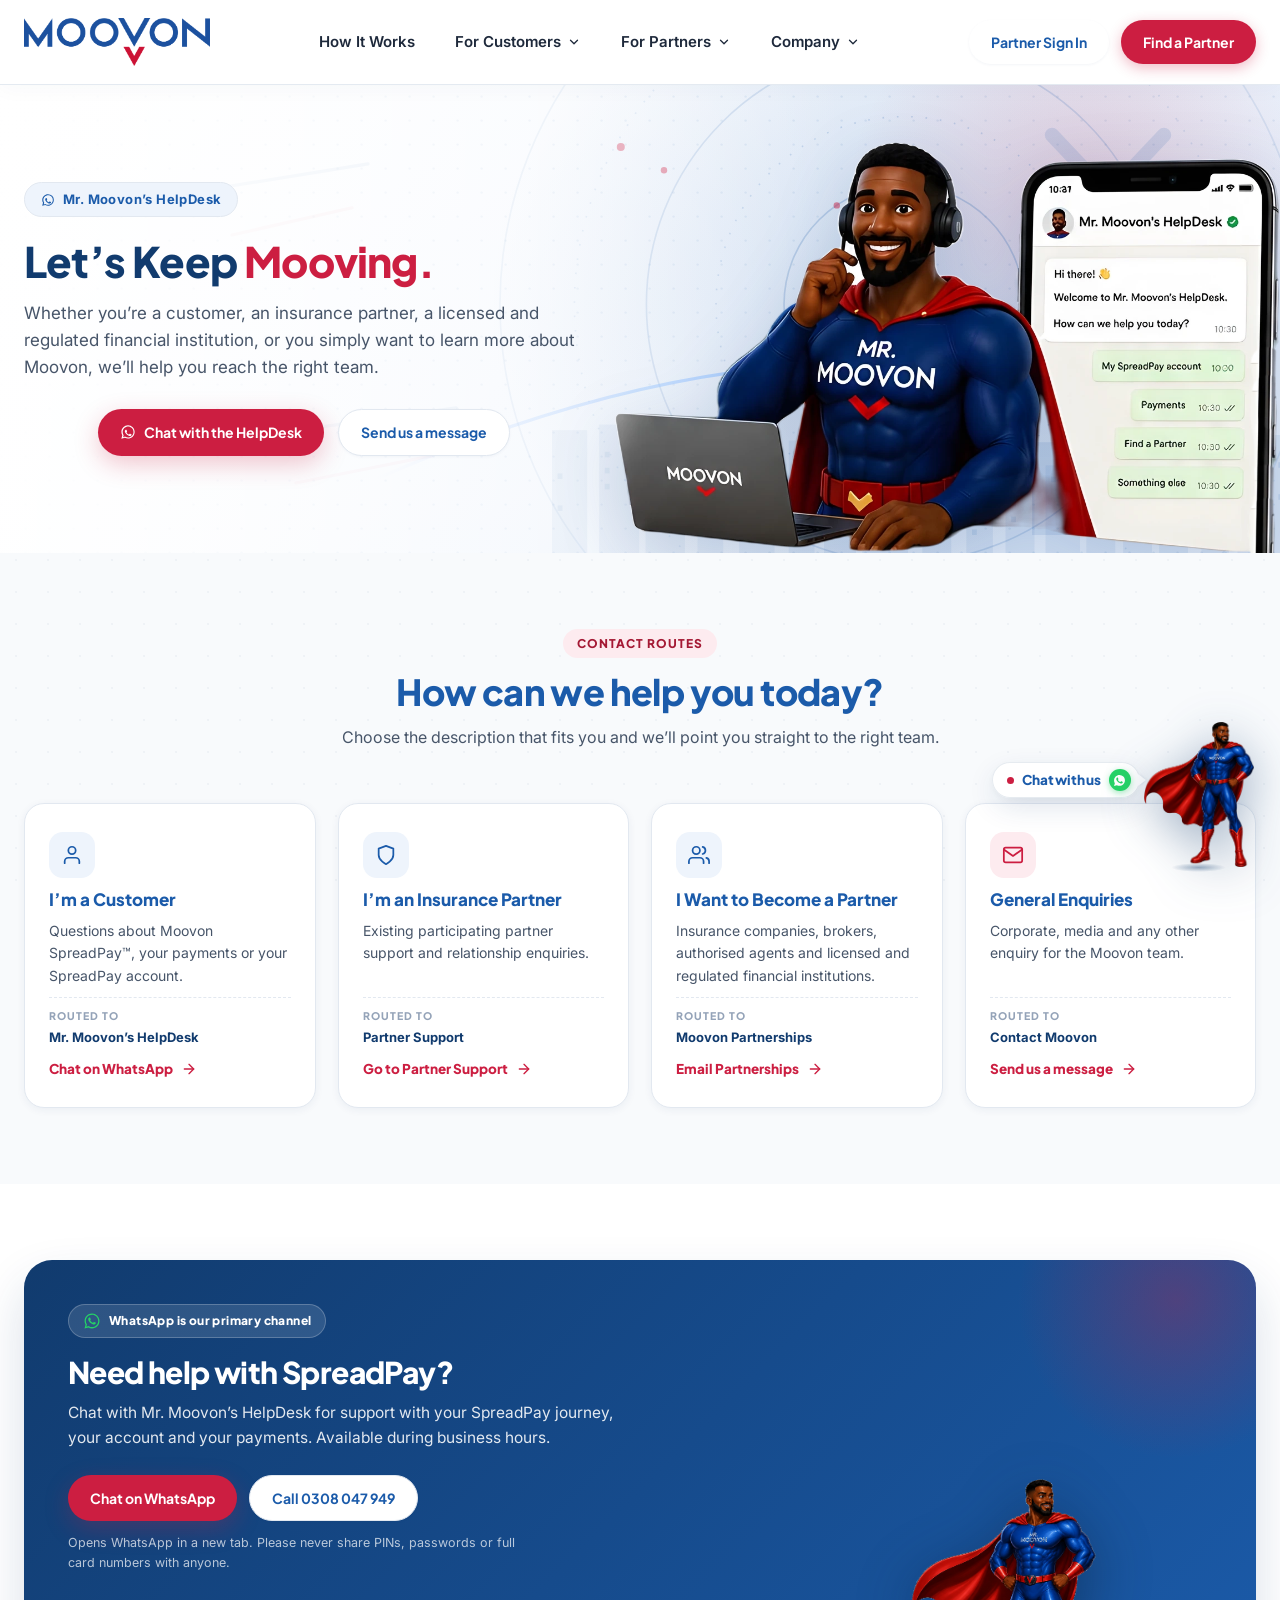
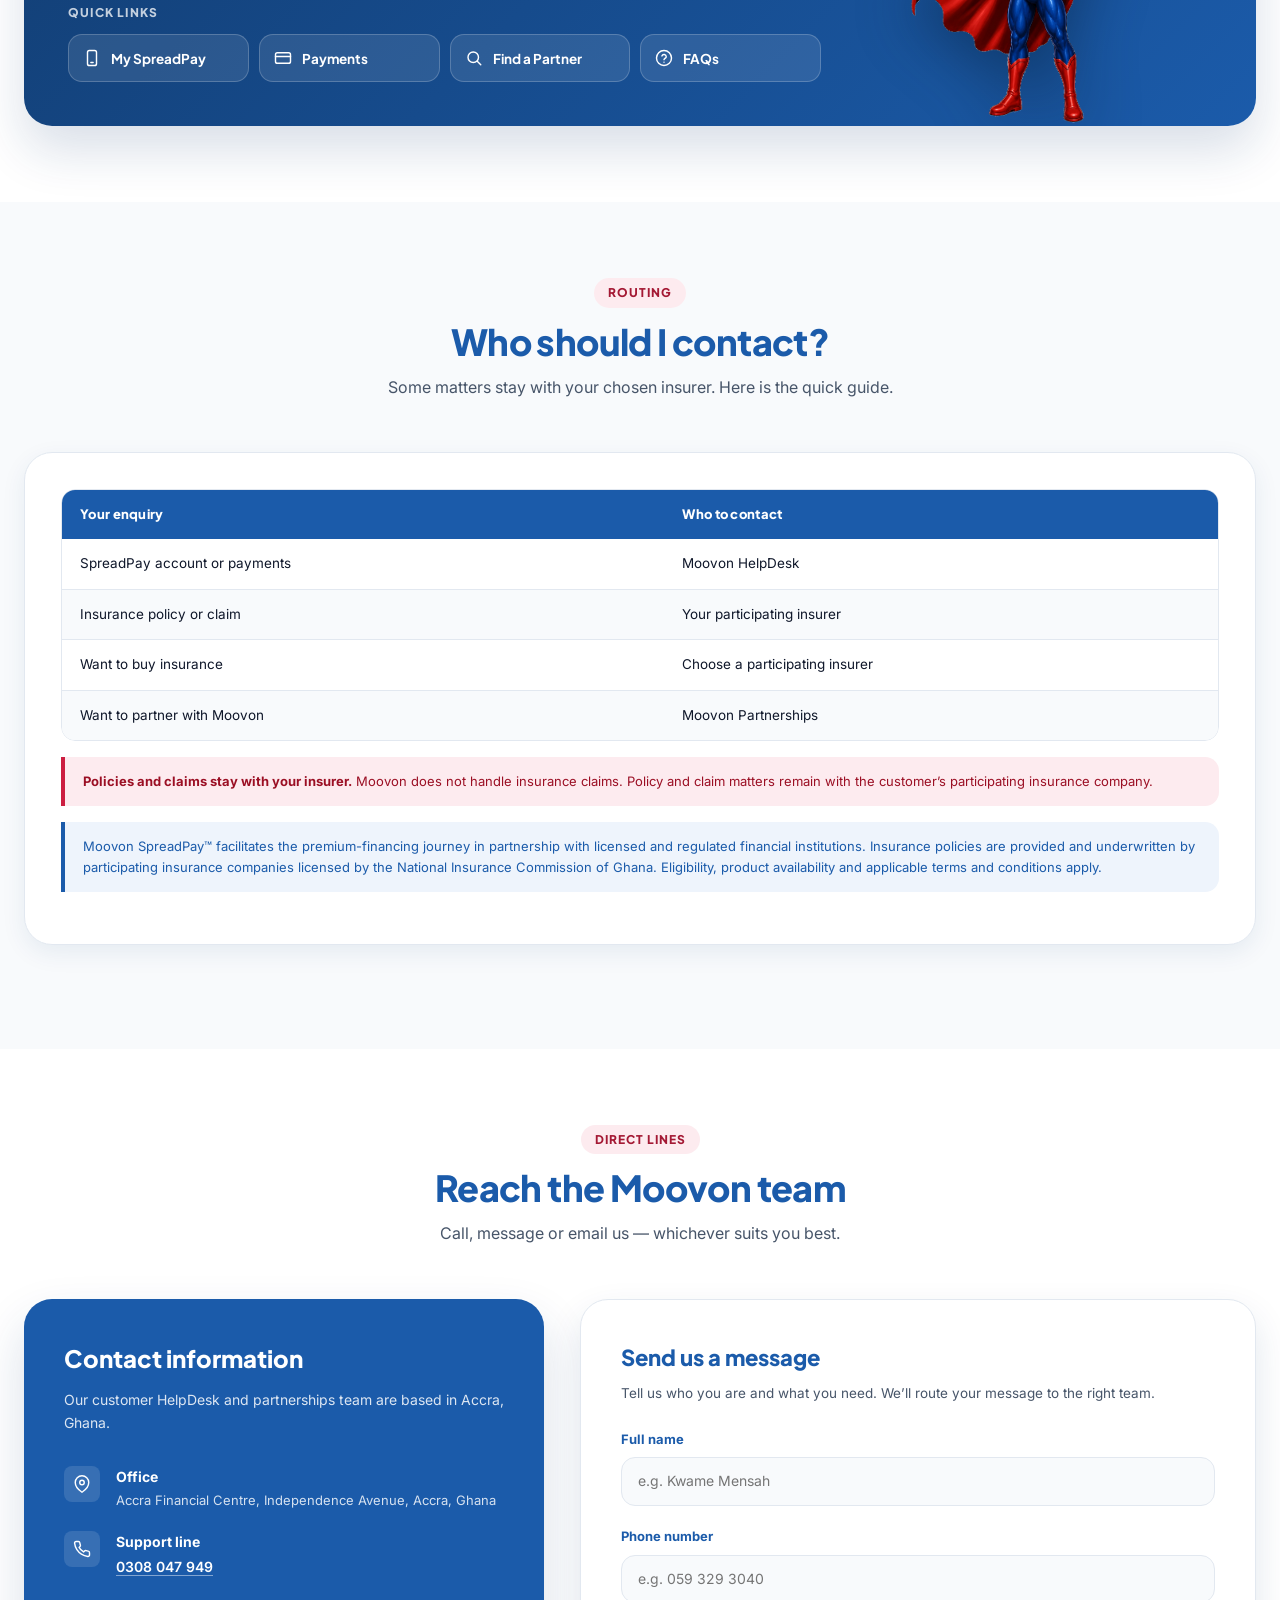
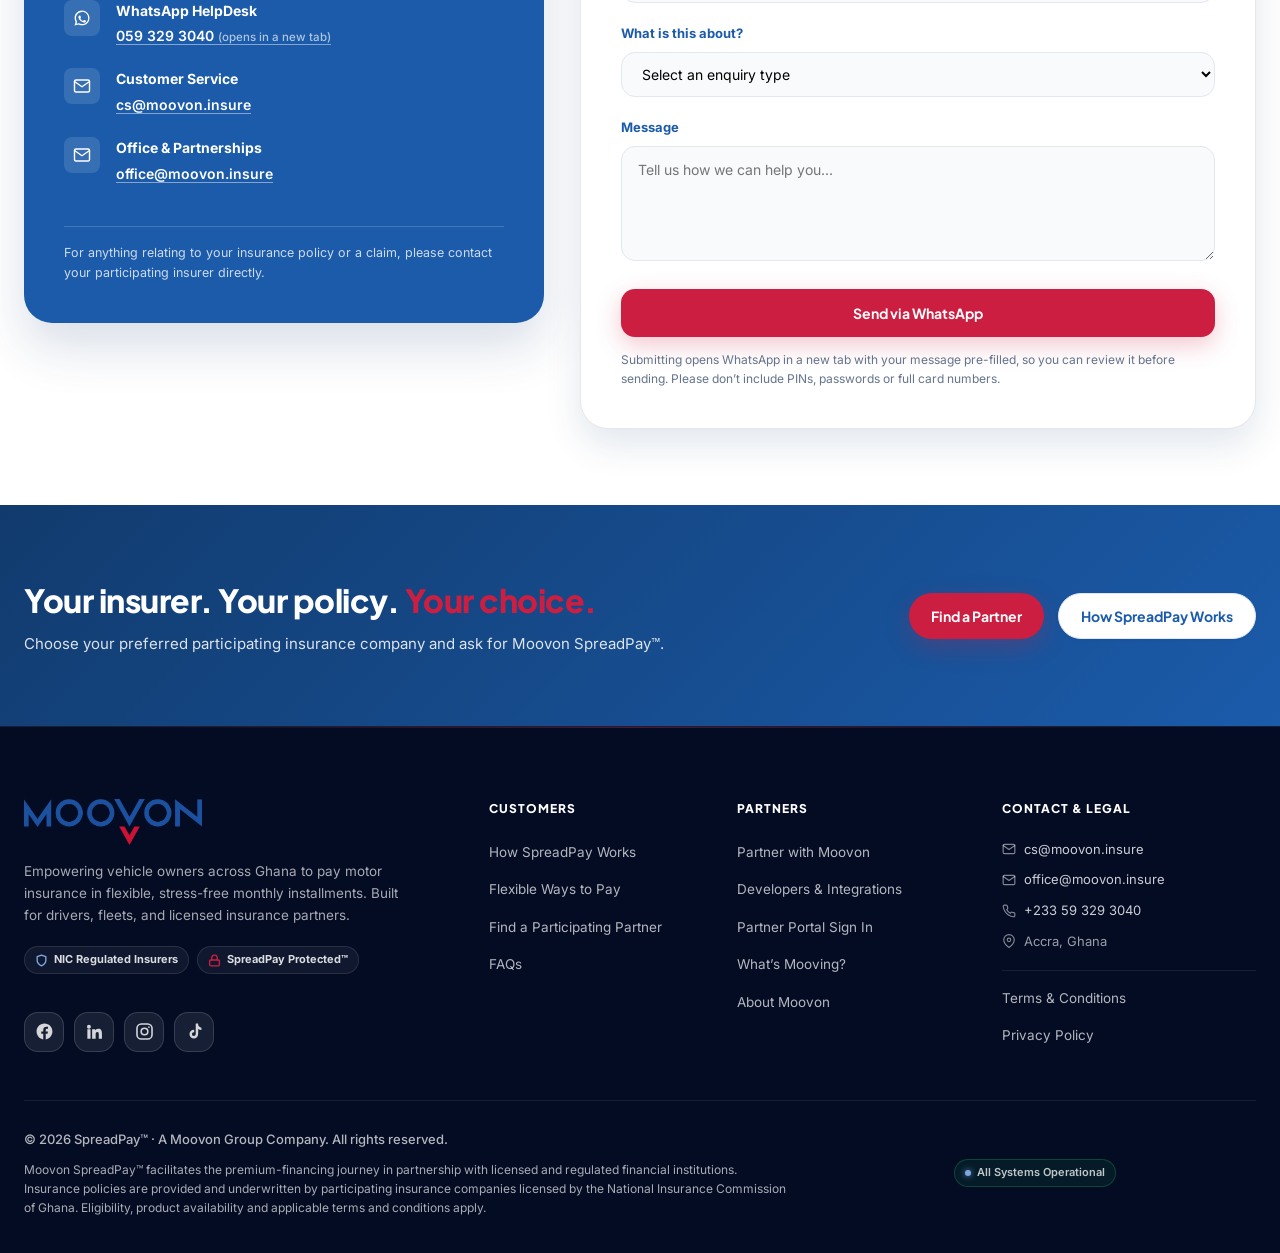
<file: contact.html>
<!DOCTYPE html>
<html lang="en">
<head>
  <meta charset="UTF-8">
  <meta name="viewport" content="width=device-width, initial-scale=1.0">
  <title>Contact Moovon / Mr. Moovon's HelpDesk - MOOVON SpreadPay™</title>
  <meta name="description" content="Let's keep mooving. Reach Mr. Moovon's HelpDesk on WhatsApp for SpreadPay, payment and account support, or contact our partnerships team.">
  <!-- Open Graph / Social Previews -->
  <meta property="og:type" content="website">
  <meta property="og:url" content="https://moovon.insure/contact">
  <meta property="og:site_name" content="Moovon SpreadPay">
  <meta property="og:locale" content="en_GH">
  <meta property="og:title" content="Contact Moovon / Mr. Moovon's HelpDesk - MOOVON SpreadPay™">
  <meta property="og:description" content="Let's keep mooving. Reach Mr. Moovon's HelpDesk on WhatsApp for SpreadPay, payment and account support, or contact our partnerships team.">
  <meta property="og:image" content="https://moovon.insure/assets/graphics/social_banner_exact.png">
  <meta name="twitter:card" content="summary_large_image">
  <meta name="twitter:image" content="https://moovon.insure/assets/graphics/social_banner_exact.png">
  
  <!-- Fonts & Stylesheet -->
  <link rel="preconnect" href="https://fonts.googleapis.com">
  <link rel="preconnect" href="https://fonts.gstatic.com" crossorigin>
  <link href="https://fonts.googleapis.com/css2?family=Inter:wght@400;500;600;700&family=Plus+Jakarta+Sans:wght@700;800;900&display=swap" rel="stylesheet">
  <link rel="icon" type="image/png" href="assets/brand/icon-trans.png">
  <link rel="canonical" href="https://moovon.insure/contact">
  <link rel="stylesheet" href="styles.css?v=2.5">
  <!-- Meta Pixel Code -->
  <script>
  !function(f,b,e,v,n,t,s)
  {if(f.fbq)return;n=f.fbq=function(){n.callMethod?
  n.callMethod.apply(n,arguments):n.queue.push(arguments)};
  if(!f._fbq)f._fbq=n;n.push=n;n.loaded=!0;n.version='2.0';
  n.queue=[];t=b.createElement(e);t.async=!0;
  t.src=v;s=b.getElementsByTagName(e)[0];
  s.parentNode.insertBefore(t,s)}(window,document,'script',
  'https://connect.facebook.net/en_US/fbevents.js');
  fbq('init', '1037910072177909'); 
  fbq('track', 'PageView');
  </script>
  <noscript>
  <img height="1" width="1" 
  src="https://www.facebook.com/tr?id=1037910072177909&ev=PageView&noscript=1"/>
  </noscript>
  <!-- End Meta Pixel Code -->
</head>
<body>
  <a class="skip-link" href="#main">Skip to main content</a>


  <!-- ==========================================================================
       Header & Sticky Glass Navigation (Uniform Across All Pages)
       ========================================================================== -->
  <header class="site-header" id="siteHeader">
    <div class="container nav-container">
      <a href="/" class="brand-logo-group" aria-label="Moovon SpreadPay Home">
        <img src="assets/brand/moovon_logo_main.png" alt="Moovon" class="brand-logo-img" width="2371" height="613">
      </a>

      <nav aria-label="Primary Navigation">
        <ul class="nav-menu">
          <li><a href="/how-it-works" class="nav-link">How It Works</a></li>
          <li class="nav-item-has-dropdown">
            <a href="/products" class="nav-link">
              For Customers
              <svg class="dropdown-arrow" viewBox="0 0 24 24" width="14" height="14" fill="none" stroke="currentColor" stroke-width="2.2" stroke-linecap="round" stroke-linejoin="round" aria-hidden="true" focusable="false"><polyline points="6 9 12 15 18 9"/></svg>
            </a>
            <div class="dropdown-menu">
              <a href="/partners" class="dropdown-item">
                <div class="dropdown-icon-box">
                  <svg width="18" height="18" viewBox="0 0 24 24" fill="none" stroke="currentColor" stroke-width="2" stroke-linecap="round" stroke-linejoin="round" aria-hidden="true" focusable="false"><path d="M17 21v-2a4 4 0 0 0-4-4H5a4 4 0 0 0-4 4v2"/><circle cx="9" cy="7" r="4"/><path d="M23 21v-2a4 4 0 0 0-3-3.87"/></svg>
                </div>
                <div>
                  <div class="dropdown-title">Participating Partners</div>
                  <div class="dropdown-desc">Choose your preferred insurer</div>
                </div>
              </a>
              <a href="/products" class="dropdown-item">
                <div class="dropdown-icon-box">
                  <svg width="18" height="18" viewBox="0 0 24 24" fill="none" stroke="currentColor" stroke-width="2" stroke-linecap="round" stroke-linejoin="round" aria-hidden="true" focusable="false"><path d="M12 22s8-4 8-10V5l-8-3-8 3v7c0 6 8 10 8 10z"/></svg>
                </div>
                <div>
                  <div class="dropdown-title">Flexible Ways to Pay</div>
                  <div class="dropdown-desc">Premium bands and payment periods</div>
                </div>
              </a>
              <a href="/faqs" class="dropdown-item">
                <div class="dropdown-icon-box">
                  <svg width="18" height="18" viewBox="0 0 24 24" fill="none" stroke="currentColor" stroke-width="2" stroke-linecap="round" stroke-linejoin="round" aria-hidden="true" focusable="false"><circle cx="12" cy="12" r="10"/><path d="M9.1 9a3 3 0 0 1 5.8 1c0 2-3 3-3 3"/><line x1="12" y1="17" x2="12" y2="17.01"/></svg>
                </div>
                <div>
                  <div class="dropdown-title">FAQs</div>
                  <div class="dropdown-desc">Answers about your SpreadPay journey</div>
                </div>
              </a>
            </div>
          </li>
          <li class="nav-item-has-dropdown">
            <a href="/for-partners" class="nav-link">
              For Partners
              <svg class="dropdown-arrow" viewBox="0 0 24 24" width="14" height="14" fill="none" stroke="currentColor" stroke-width="2.2" stroke-linecap="round" stroke-linejoin="round" aria-hidden="true" focusable="false"><polyline points="6 9 12 15 18 9"/></svg>
            </a>
            <div class="dropdown-menu">
              <a href="/for-partners" class="dropdown-item">
                <div class="dropdown-icon-box">
                  <svg width="18" height="18" viewBox="0 0 24 24" fill="none" stroke="currentColor" stroke-width="2" stroke-linecap="round" stroke-linejoin="round" aria-hidden="true" focusable="false"><path d="M14 2H6a2 2 0 0 0-2 2v16a2 2 0 0 0 2 2h12a2 2 0 0 0 2-2V8z"/><polyline points="14 2 14 8 20 8"/></svg>
                </div>
                <div>
                  <div class="dropdown-title">Partner with Moovon</div>
                  <div class="dropdown-desc">For insurers, brokers and agents</div>
                </div>
              </a>
              <a href="/developers" class="dropdown-item">
                <div class="dropdown-icon-box">
                  <svg width="18" height="18" viewBox="0 0 24 24" fill="none" stroke="currentColor" stroke-width="2" stroke-linecap="round" stroke-linejoin="round" aria-hidden="true" focusable="false"><polyline points="16 18 22 12 16 6"/><polyline points="8 6 2 12 8 18"/></svg>
                </div>
                <div>
                  <div class="dropdown-title">Developers & Integrations</div>
                  <div class="dropdown-desc">Secure partner APIs</div>
                </div>
              </a>
              <a href="https://console.moovon.insure/login" title="Sign in securely at console.moovon.insure" class="dropdown-item">
                <div class="dropdown-icon-box">
                  <svg width="18" height="18" viewBox="0 0 24 24" fill="none" stroke="currentColor" stroke-width="2" stroke-linecap="round" stroke-linejoin="round" aria-hidden="true" focusable="false"><rect x="3" y="11" width="18" height="11" rx="2" ry="2"/><path d="M7 11V7a5 5 0 0 1 10 0v4"/></svg>
                </div>
                <div>
                  <div class="dropdown-title">Partner Portal Sign In</div>
                  <div class="dropdown-desc">Approved partner access</div>
                </div>
              </a>
            </div>
          </li>
          <li class="nav-item-has-dropdown">
            <a href="/about" class="nav-link">
              Company
              <svg class="dropdown-arrow" viewBox="0 0 24 24" width="14" height="14" fill="none" stroke="currentColor" stroke-width="2.2" stroke-linecap="round" stroke-linejoin="round" aria-hidden="true" focusable="false"><polyline points="6 9 12 15 18 9"/></svg>
            </a>
            <div class="dropdown-menu">
              <a href="/about" class="dropdown-item">
                <div class="dropdown-icon-box">
                  <svg width="18" height="18" viewBox="0 0 24 24" fill="none" stroke="currentColor" stroke-width="2" stroke-linecap="round" stroke-linejoin="round" aria-hidden="true" focusable="false"><path d="M4 15s1-1 4-1 5 2 8 2 4-1 4-1V3s-1 1-4 1-5-2-8-2-4 1-4 1z"/><line x1="4" y1="22" x2="4" y2="15"/></svg>
                </div>
                <div>
                  <div class="dropdown-title">About Moovon</div>
                  <div class="dropdown-desc">Built in Ghana. Built for Africa.</div>
                </div>
              </a>
              <a href="/news" class="dropdown-item">
                <div class="dropdown-icon-box">
                  <svg width="18" height="18" viewBox="0 0 24 24" fill="none" stroke="currentColor" stroke-width="2" stroke-linecap="round" stroke-linejoin="round" aria-hidden="true" focusable="false"><path d="M4 22h16a2 2 0 0 0 2-2V4a2 2 0 0 0-2-2H8a2 2 0 0 0-2 2v16a2 2 0 0 1-2 2Zm0 0a2 2 0 0 1-2-2v-9h4"/><path d="M10 6h8M10 10h8M10 14h5"/></svg>
                </div>
                <div>
                  <div class="dropdown-title">What's Mooving?</div>
                  <div class="dropdown-desc">News, partners and industry updates</div>
                </div>
              </a>
              <a href="/contact" class="dropdown-item">
                <div class="dropdown-icon-box">
                  <svg width="18" height="18" viewBox="0 0 24 24" fill="none" stroke="currentColor" stroke-width="2" stroke-linecap="round" stroke-linejoin="round" aria-hidden="true" focusable="false"><rect x="2" y="4" width="20" height="16" rx="2"/><path d="m22 6-10 7L2 6"/></svg>
                </div>
                <div>
                  <div class="dropdown-title">Contact Moovon</div>
                  <div class="dropdown-desc">Mr. Moovon's HelpDesk</div>
                </div>
              </a>
            </div>
          </li>
        </ul>
      </nav>

      <div class="nav-actions">
        <a href="https://console.moovon.insure/login" title="Sign in securely at console.moovon.insure" class="btn btn-signin">Partner Sign In</a>
        <button onclick="openPartnerModal()" class="btn btn-find-partner">Find a Partner</button>
      </div>

      <button class="mobile-toggle" aria-label="Toggle navigation">
        <svg width="24" height="24" viewBox="0 0 24 24" fill="none" stroke="#1B5BAA" stroke-width="2" stroke-linecap="round" stroke-linejoin="round"><line x1="3" y1="12" x2="21" y2="12"/><line x1="3" y1="6" x2="21" y2="6"/><line x1="3" y1="18" x2="21" y2="18"/></svg>
      </button>
    </div>
  </header>

  <main id="main">

  <!-- ==========================================================================
       Page Hero — Let's Keep Mooving.
       ========================================================================== -->
  <section class="page-hero scene-hero scene-hero--cutout">
    <div class="scene-hero-figure">
      <img src="assets/graphics/hero/contact.webp" width="1200" height="1492" fetchpriority="high"
           alt="Mr. Moovon wearing a headset at a laptop, beside a phone showing the Mr. Moovon HelpDesk chat.">
    </div>
    <div class="container">
      <div class="scene-hero-copy">

      <div class="page-hero-badge">
        <svg width="14" height="14" viewBox="0 0 24 24" fill="currentColor" aria-hidden="true" focusable="false"><path d="M12.04 2c-5.46 0-9.91 4.45-9.91 9.91 0 1.75.46 3.45 1.32 4.95L2.05 22l5.25-1.38c1.45.79 3.08 1.21 4.74 1.21h.01c5.46 0 9.91-4.45 9.91-9.91 0-2.65-1.03-5.14-2.9-7.01A9.816 9.816 0 0 0 12.04 2m.01 1.67c2.2 0 4.26.86 5.82 2.42a8.225 8.225 0 0 1 2.41 5.83c0 4.54-3.7 8.24-8.24 8.24-.01 0-.01 0 0 0-1.42 0-2.82-.37-4.06-1.08l-.29-.17-3.02.79.81-2.95-.19-.3a8.19 8.19 0 0 1-1.26-4.36c0-4.54 3.7-8.24 8.24-8.24m4.53 11.53c-.25-.13-1.47-.73-1.7-.81-.23-.08-.39-.13-.56.13-.17.25-.64.81-.79.97-.14.17-.29.19-.54.06-.25-.13-1.05-.39-2-1.23-.74-.66-1.24-1.48-1.38-1.73-.15-.25-.02-.38.11-.51.11-.11.25-.29.37-.44.13-.14.17-.25.25-.42.08-.17.04-.31-.02-.44-.06-.13-.56-1.35-.77-1.85-.2-.49-.41-.42-.56-.43h-.48c-.17 0-.44.06-.66.31-.23.25-.87.85-.87 2.07 0 1.22.89 2.4 1.01 2.57.13.17 1.75 2.68 4.24 3.76.59.26 1.05.41 1.41.53.59.19 1.13.16 1.56.1.48-.07 1.47-.6 1.68-1.18.21-.58.21-1.08.15-1.18-.07-.1-.23-.17-.48-.29z"/></svg>
        Mr. Moovon&rsquo;s HelpDesk
      </div>
      <h1 class="page-hero-title">Let&rsquo;s Keep <span>Mooving.</span></h1>
      <p class="page-hero-subtitle">Whether you&rsquo;re a customer, an insurance partner, a licensed and regulated financial institution, or you simply want to learn more about Moovon, we&rsquo;ll help you reach the right team.</p>
      <div class="contact-hero-actions">
        <a class="btn btn-primary" href="https://wa.me/233593293040" target="_blank" rel="noopener">
          <svg width="16" height="16" viewBox="0 0 24 24" fill="currentColor" aria-hidden="true" focusable="false"><path d="M12.04 2c-5.46 0-9.91 4.45-9.91 9.91 0 1.75.46 3.45 1.32 4.95L2.05 22l5.25-1.38c1.45.79 3.08 1.21 4.74 1.21h.01c5.46 0 9.91-4.45 9.91-9.91 0-2.65-1.03-5.14-2.9-7.01A9.816 9.816 0 0 0 12.04 2m.01 1.67c2.2 0 4.26.86 5.82 2.42a8.225 8.225 0 0 1 2.41 5.83c0 4.54-3.7 8.24-8.24 8.24-.01 0-.01 0 0 0-1.42 0-2.82-.37-4.06-1.08l-.29-.17-3.02.79.81-2.95-.19-.3a8.19 8.19 0 0 1-1.26-4.36c0-4.54 3.7-8.24 8.24-8.24m4.53 11.53c-.25-.13-1.47-.73-1.7-.81-.23-.08-.39-.13-.56.13-.17.25-.64.81-.79.97-.14.17-.29.19-.54.06-.25-.13-1.05-.39-2-1.23-.74-.66-1.24-1.48-1.38-1.73-.15-.25-.02-.38.11-.51.11-.11.25-.29.37-.44.13-.14.17-.25.25-.42.08-.17.04-.31-.02-.44-.06-.13-.56-1.35-.77-1.85-.2-.49-.41-.42-.56-.43h-.48c-.17 0-.44.06-.66.31-.23.25-.87.85-.87 2.07 0 1.22.89 2.4 1.01 2.57.13.17 1.75 2.68 4.24 3.76.59.26 1.05.41 1.41.53.59.19 1.13.16 1.56.1.48-.07 1.47-.6 1.68-1.18.21-.58.21-1.08.15-1.18-.07-.1-.23-.17-.48-.29z"/></svg>
          Chat with the HelpDesk
        </a>
        <a class="btn btn-outline" href="#send-a-message">Send us a message</a>
      </div>
      </div>
    </div>
  </section>

  <!-- ==========================================================================
       Contact Routes — four ways in
       ========================================================================== -->
  <section class="contact-section" id="routes">
    <div class="container">
      <div class="section-header">
        <span class="section-tag">Contact Routes</span>
        <h2 class="section-title">How can we help you today?</h2>
        <p class="section-subtitle">Choose the description that fits you and we&rsquo;ll point you straight to the right team.</p>
      </div>

      <div class="contact-routes">
        <article class="contact-route-card">
          <span class="contact-route-icon" aria-hidden="true">
            <svg width="22" height="22" viewBox="0 0 24 24" fill="none" stroke="currentColor" stroke-width="1.9" stroke-linecap="round" stroke-linejoin="round" aria-hidden="true" focusable="false"><path d="M20 21v-2a4 4 0 0 0-4-4H8a4 4 0 0 0-4 4v2"/><circle cx="12" cy="7" r="4"/></svg>
          </span>
          <h3 class="contact-route-title">I&rsquo;m a Customer</h3>
          <p class="contact-route-desc">Questions about Moovon SpreadPay&trade;, your payments or your SpreadPay account.</p>
          <p class="contact-route-dest"><span class="contact-route-dest-label">Routed to</span> Mr. Moovon&rsquo;s HelpDesk</p>
          <a class="contact-route-link" href="https://wa.me/233593293040" target="_blank" rel="noopener">
            Chat on WhatsApp
            <svg width="16" height="16" viewBox="0 0 24 24" fill="none" stroke="currentColor" stroke-width="2" stroke-linecap="round" stroke-linejoin="round" aria-hidden="true" focusable="false"><line x1="5" y1="12" x2="19" y2="12"/><polyline points="12 5 19 12 12 19"/></svg>
          </a>
        </article>

        <article class="contact-route-card">
          <span class="contact-route-icon" aria-hidden="true">
            <svg width="22" height="22" viewBox="0 0 24 24" fill="none" stroke="currentColor" stroke-width="1.9" stroke-linecap="round" stroke-linejoin="round" aria-hidden="true" focusable="false"><path d="M12 22s8-4 8-10V5l-8-3-8 3v7c0 6 8 10 8 10z"/></svg>
          </span>
          <h3 class="contact-route-title">I&rsquo;m an Insurance Partner</h3>
          <p class="contact-route-desc">Existing participating partner support and relationship enquiries.</p>
          <p class="contact-route-dest"><span class="contact-route-dest-label">Routed to</span> Partner Support</p>
          <a class="contact-route-link" href="/for-partners">
            Go to Partner Support
            <svg width="16" height="16" viewBox="0 0 24 24" fill="none" stroke="currentColor" stroke-width="2" stroke-linecap="round" stroke-linejoin="round" aria-hidden="true" focusable="false"><line x1="5" y1="12" x2="19" y2="12"/><polyline points="12 5 19 12 12 19"/></svg>
          </a>
        </article>

        <article class="contact-route-card">
          <span class="contact-route-icon" aria-hidden="true">
            <svg width="22" height="22" viewBox="0 0 24 24" fill="none" stroke="currentColor" stroke-width="1.9" stroke-linecap="round" stroke-linejoin="round" aria-hidden="true" focusable="false"><path d="M17 21v-2a4 4 0 0 0-4-4H5a4 4 0 0 0-4 4v2"/><circle cx="9" cy="7" r="4"/><path d="M23 21v-2a4 4 0 0 0-3-3.87"/><path d="M16 3.13a4 4 0 0 1 0 7.75"/></svg>
          </span>
          <h3 class="contact-route-title">I Want to Become a Partner</h3>
          <p class="contact-route-desc">Insurance companies, brokers, authorised agents and licensed and regulated financial institutions.</p>
          <p class="contact-route-dest"><span class="contact-route-dest-label">Routed to</span> Moovon Partnerships</p>
          <a class="contact-route-link" href="mailto:office@moovon.insure?subject=Partnership%20enquiry">
            Email Partnerships
            <svg width="16" height="16" viewBox="0 0 24 24" fill="none" stroke="currentColor" stroke-width="2" stroke-linecap="round" stroke-linejoin="round" aria-hidden="true" focusable="false"><line x1="5" y1="12" x2="19" y2="12"/><polyline points="12 5 19 12 12 19"/></svg>
          </a>
        </article>

        <article class="contact-route-card">
          <span class="contact-route-icon" aria-hidden="true">
            <svg width="22" height="22" viewBox="0 0 24 24" fill="none" stroke="currentColor" stroke-width="1.9" stroke-linecap="round" stroke-linejoin="round" aria-hidden="true" focusable="false"><path d="M4 4h16c1.1 0 2 .9 2 2v12c0 1.1-.9 2-2 2H4c-1.1 0-2-.9-2-2V6c0-1.1.9-2 2-2z"/><polyline points="22,6 12,13 2,6"/></svg>
          </span>
          <h3 class="contact-route-title">General Enquiries</h3>
          <p class="contact-route-desc">Corporate, media and any other enquiry for the Moovon team.</p>
          <p class="contact-route-dest"><span class="contact-route-dest-label">Routed to</span> Contact Moovon</p>
          <a class="contact-route-link" href="#send-a-message">
            Send us a message
            <svg width="16" height="16" viewBox="0 0 24 24" fill="none" stroke="currentColor" stroke-width="2" stroke-linecap="round" stroke-linejoin="round" aria-hidden="true" focusable="false"><line x1="5" y1="12" x2="19" y2="12"/><polyline points="12 5 19 12 12 19"/></svg>
          </a>
        </article>
      </div>
    </div>
  </section>

  <!-- ==========================================================================
       Mr. Moovon's HelpDesk — WhatsApp-first panel + quick links
       ========================================================================== -->
  <section class="contact-section contact-section-alt" id="helpdesk">
    <div class="container">
      <div class="contact-helpdesk">
        <div class="contact-helpdesk-body">
          <span class="contact-helpdesk-eyebrow">
            <svg class="contact-wa-glyph" width="18" height="18" viewBox="0 0 24 24" fill="currentColor" aria-hidden="true" focusable="false"><path d="M12.04 2c-5.46 0-9.91 4.45-9.91 9.91 0 1.75.46 3.45 1.32 4.95L2 22l5.25-1.38a9.9 9.9 0 0 0 4.79 1.22h.01c5.46 0 9.91-4.45 9.91-9.91 0-2.65-1.03-5.14-2.9-7.01A9.82 9.82 0 0 0 12.04 2zm0 18.15h-.01a8.23 8.23 0 0 1-4.19-1.15l-.3-.18-3.12.82.83-3.04-.2-.31a8.2 8.2 0 0 1-1.26-4.38c0-4.54 3.7-8.23 8.25-8.23 2.2 0 4.27.86 5.83 2.42a8.19 8.19 0 0 1 2.41 5.83c0 4.54-3.7 8.22-8.24 8.22zm4.52-6.16c-.25-.12-1.47-.72-1.69-.81-.23-.08-.39-.12-.56.13-.16.24-.64.8-.78.97-.14.16-.29.18-.54.06-.25-.13-1.05-.39-1.99-1.23-.74-.66-1.24-1.47-1.38-1.72-.15-.25-.02-.38.11-.5.11-.11.25-.29.37-.43.13-.15.17-.25.25-.41.08-.17.04-.31-.02-.43-.06-.13-.56-1.35-.77-1.84-.2-.48-.4-.42-.56-.43h-.47c-.17 0-.43.06-.66.31-.23.25-.86.85-.86 2.07 0 1.22.89 2.4 1.01 2.56.12.17 1.75 2.67 4.23 3.74.59.26 1.05.41 1.41.52.59.19 1.13.16 1.56.1.48-.07 1.47-.6 1.68-1.18.21-.58.21-1.07.14-1.18-.06-.11-.22-.17-.47-.29z"/></svg>
            WhatsApp is our primary channel
          </span>
          <h2 class="contact-helpdesk-title">Need help with SpreadPay?</h2>
          <p class="contact-helpdesk-text">Chat with Mr. Moovon&rsquo;s HelpDesk for support with your SpreadPay journey, your account and your payments. Available during business hours.</p>

          <div class="contact-helpdesk-actions">
            <a class="btn btn-primary" href="https://wa.me/233593293040" target="_blank" rel="noopener">Chat on WhatsApp</a>
            <a class="btn btn-outline" href="tel:+233308047949">Call 0308 047 949</a>
          </div>
          <p class="contact-helpdesk-note">Opens WhatsApp in a new tab. Please never share PINs, passwords or full card numbers with anyone.</p>

          <h3 class="contact-quicklinks-title">Quick links</h3>
          <ul class="contact-quicklinks">
            <li>
              <a class="contact-quicklink" href="https://wa.me/233593293040?text=Hi%20Moovon%2C%20I%27d%20like%20help%20with%20my%20SpreadPay%20account." target="_blank" rel="noopener">
                <svg width="18" height="18" viewBox="0 0 24 24" fill="none" stroke="currentColor" stroke-width="1.9" stroke-linecap="round" stroke-linejoin="round" aria-hidden="true" focusable="false"><rect x="6" y="2" width="12" height="20" rx="2.5"/><line x1="10.5" y1="18" x2="13.5" y2="18"/></svg>
                My SpreadPay
              </a>
            </li>
            <li>
              <a class="contact-quicklink" href="https://wa.me/233593293040?text=Hi%20Moovon%2C%20I%20have%20a%20question%20about%20my%20SpreadPay%20payments." target="_blank" rel="noopener">
                <svg width="18" height="18" viewBox="0 0 24 24" fill="none" stroke="currentColor" stroke-width="1.9" stroke-linecap="round" stroke-linejoin="round" aria-hidden="true" focusable="false"><rect x="2" y="5" width="20" height="14" rx="2.5"/><line x1="2" y1="10" x2="22" y2="10"/></svg>
                Payments
              </a>
            </li>
            <li>
              <button type="button" class="contact-quicklink" onclick="openPartnerModal()">
                <svg width="18" height="18" viewBox="0 0 24 24" fill="none" stroke="currentColor" stroke-width="1.9" stroke-linecap="round" stroke-linejoin="round" aria-hidden="true" focusable="false"><circle cx="11" cy="11" r="7"/><line x1="21" y1="21" x2="16.65" y2="16.65"/></svg>
                Find a Partner
              </button>
            </li>
            <li>
              <a class="contact-quicklink" href="/faqs">
                <svg width="18" height="18" viewBox="0 0 24 24" fill="none" stroke="currentColor" stroke-width="1.9" stroke-linecap="round" stroke-linejoin="round" aria-hidden="true" focusable="false"><circle cx="12" cy="12" r="10"/><path d="M9.2 9.2a3 3 0 0 1 5.8 1c0 2-3 2.6-3 4"/><line x1="12" y1="17.5" x2="12.01" y2="17.5"/></svg>
                FAQs
              </a>
            </li>
          </ul>
        </div>

        <div class="contact-helpdesk-figure">
          <img src="assets/graphics/mr_moovon_hero_transparent.png" alt="Mr. Moovon, the Moovon SpreadPay support character, standing ready to help" width="1254" height="1254" loading="lazy" decoding="async">
        </div>
      </div>
    </div>
  </section>

  <!-- ==========================================================================
       Who Should I Contact? — routing
       ========================================================================== -->
  <section class="contact-section" id="who-to-contact">
    <div class="container">
      <div class="section-header">
        <span class="section-tag">Routing</span>
        <h2 class="section-title">Who should I contact?</h2>
        <p class="section-subtitle">Some matters stay with your chosen insurer. Here is the quick guide.</p>
      </div>

      <div class="ops-card">
        <div class="table-responsive" tabindex="0" role="region" aria-label="Who should I contact routing guide">
          <table class="ops-table">
            <thead>
              <tr>
                <th scope="col">Your enquiry</th>
                <th scope="col">Who to contact</th>
              </tr>
            </thead>
            <tbody>
              <tr>
                <td>SpreadPay account or payments</td>
                <td>Moovon HelpDesk</td>
              </tr>
              <tr>
                <td>Insurance policy or claim</td>
                <td>Your participating insurer</td>
              </tr>
              <tr>
                <td>Want to buy insurance</td>
                <td>Choose a participating insurer</td>
              </tr>
              <tr>
                <td>Want to partner with Moovon</td>
                <td>Moovon Partnerships</td>
              </tr>
            </tbody>
          </table>
        </div>
        <p class="table-scroll-hint">Scroll the table sideways to see both columns.</p>

        <div class="alert-box-warning">
          <strong>Policies and claims stay with your insurer.</strong> Moovon does not handle insurance claims. Policy and claim matters remain with the customer&rsquo;s participating insurance company.
        </div>
        <div class="alert-box-info">
          Moovon SpreadPay&trade; facilitates the premium-financing journey in partnership with licensed and regulated financial institutions. Insurance policies are provided and underwritten by participating insurance companies licensed by the National Insurance Commission of Ghana. Eligibility, product availability and applicable terms and conditions apply.
        </div>
      </div>
    </div>
  </section>

  <!-- ==========================================================================
       Contact Details & Enquiry Form
       ========================================================================== -->
  <section class="contact-section contact-section-alt" id="send-a-message">
    <div class="container">
      <div class="section-header">
        <span class="section-tag">Direct Lines</span>
        <h2 class="section-title">Reach the Moovon team</h2>
        <p class="section-subtitle">Call, message or email us &mdash; whichever suits you best.</p>
      </div>

      <div class="contact-grid">
        <div class="contact-info-card">
          <h3>Contact information</h3>
          <p class="contact-info-lead">Our customer HelpDesk and partnerships team are based in Accra, Ghana.</p>

          <ul class="contact-details-list">
            <li class="contact-detail-item">
              <div class="contact-icon-box" aria-hidden="true">
                <svg width="18" height="18" viewBox="0 0 24 24" fill="none" stroke="currentColor" stroke-width="1.9" stroke-linecap="round" stroke-linejoin="round" aria-hidden="true" focusable="false"><path d="M21 10c0 7-9 13-9 13s-9-6-9-13a9 9 0 0 1 18 0z"/><circle cx="12" cy="10" r="3"/></svg>
              </div>
              <div class="contact-detail-body">
                <strong>Office</strong>
                <p class="contact-detail-text">Accra Financial Centre, Independence Avenue, Accra, Ghana</p>
              </div>
            </li>
            <li class="contact-detail-item">
              <div class="contact-icon-box" aria-hidden="true">
                <svg width="18" height="18" viewBox="0 0 24 24" fill="none" stroke="currentColor" stroke-width="1.9" stroke-linecap="round" stroke-linejoin="round" aria-hidden="true" focusable="false"><path d="M22 16.92v3a2 2 0 0 1-2.18 2 19.79 19.79 0 0 1-8.63-3.07 19.5 19.5 0 0 1-6-6 19.79 19.79 0 0 1-3.07-8.67A2 2 0 0 1 4.11 2h3a2 2 0 0 1 2 1.72 12.84 12.84 0 0 0 .7 2.81 2 2 0 0 1-.45 2.11L8.09 9.91a16 16 0 0 0 6 6l1.27-1.27a2 2 0 0 1 2.11-.45 12.84 12.84 0 0 0 2.81.7A2 2 0 0 1 22 16.92z"/></svg>
              </div>
              <div class="contact-detail-body">
                <strong>Support line</strong>
                <a class="contact-detail-link" href="tel:+233308047949">0308 047 949</a>
              </div>
            </li>
            <li class="contact-detail-item">
              <div class="contact-icon-box" aria-hidden="true">
                <svg width="18" height="18" viewBox="0 0 24 24" fill="currentColor" aria-hidden="true" focusable="false"><path d="M12.04 2c-5.46 0-9.91 4.45-9.91 9.91 0 1.75.46 3.45 1.32 4.95L2.05 22l5.25-1.38c1.45.79 3.08 1.21 4.74 1.21h.01c5.46 0 9.91-4.45 9.91-9.91 0-2.65-1.03-5.14-2.9-7.01A9.816 9.816 0 0 0 12.04 2m.01 1.67c2.2 0 4.26.86 5.82 2.42a8.225 8.225 0 0 1 2.41 5.83c0 4.54-3.7 8.24-8.24 8.24-.01 0-.01 0 0 0-1.42 0-2.82-.37-4.06-1.08l-.29-.17-3.02.79.81-2.95-.19-.3a8.19 8.19 0 0 1-1.26-4.36c0-4.54 3.7-8.24 8.24-8.24m4.53 11.53c-.25-.13-1.47-.73-1.7-.81-.23-.08-.39-.13-.56.13-.17.25-.64.81-.79.97-.14.17-.29.19-.54.06-.25-.13-1.05-.39-2-1.23-.74-.66-1.24-1.48-1.38-1.73-.15-.25-.02-.38.11-.51.11-.11.25-.29.37-.44.13-.14.17-.25.25-.42.08-.17.04-.31-.02-.44-.06-.13-.56-1.35-.77-1.85-.2-.49-.41-.42-.56-.43h-.48c-.17 0-.44.06-.66.31-.23.25-.87.85-.87 2.07 0 1.22.89 2.4 1.01 2.57.13.17 1.75 2.68 4.24 3.76.59.26 1.05.41 1.41.53.59.19 1.13.16 1.56.1.48-.07 1.47-.6 1.68-1.18.21-.58.21-1.08.15-1.18-.07-.1-.23-.17-.48-.29z"/></svg>
              </div>
              <div class="contact-detail-body">
                <strong>WhatsApp HelpDesk</strong>
                <a class="contact-detail-link" href="https://wa.me/233593293040" target="_blank" rel="noopener">059 329 3040 <span class="contact-detail-hint">(opens in a new tab)</span></a>
              </div>
            </li>
            <li class="contact-detail-item">
              <div class="contact-icon-box" aria-hidden="true">
                <svg width="18" height="18" viewBox="0 0 24 24" fill="none" stroke="currentColor" stroke-width="1.9" stroke-linecap="round" stroke-linejoin="round" aria-hidden="true" focusable="false"><path d="M4 4h16c1.1 0 2 .9 2 2v12c0 1.1-.9 2-2 2H4c-1.1 0-2-.9-2-2V6c0-1.1.9-2 2-2z"/><polyline points="22,6 12,13 2,6"/></svg>
              </div>
              <div class="contact-detail-body">
                <strong>Customer Service</strong>
                <a class="contact-detail-link" href="mailto:cs@moovon.insure">cs@moovon.insure</a>
              </div>
            </li>
            <li class="contact-detail-item">
              <div class="contact-icon-box" aria-hidden="true">
                <svg width="18" height="18" viewBox="0 0 24 24" fill="none" stroke="currentColor" stroke-width="1.9" stroke-linecap="round" stroke-linejoin="round" aria-hidden="true" focusable="false"><path d="M4 4h16c1.1 0 2 .9 2 2v12c0 1.1-.9 2-2 2H4c-1.1 0-2-.9-2-2V6c0-1.1.9-2 2-2z"/><polyline points="22,6 12,13 2,6"/></svg>
              </div>
              <div class="contact-detail-body">
                <strong>Office &amp; Partnerships</strong>
                <a class="contact-detail-link" href="mailto:office@moovon.insure">office@moovon.insure</a>
              </div>
            </li>
          </ul>

          <p class="contact-info-foot">For anything relating to your insurance policy or a claim, please contact your participating insurer directly.</p>
        </div>

        <div class="contact-form-card">
          <h3 class="contact-form-title">Send us a message</h3>
          <p class="contact-form-intro">Tell us who you are and what you need. We&rsquo;ll route your message to the right team.</p>

          <form id="contactInquiryForm">
            <div class="form-group">
              <label for="contactName">Full name</label>
              <input type="text" id="contactName" class="form-control" placeholder="e.g. Kwame Mensah" autocomplete="name" required>
            </div>
            <div class="form-group">
              <label for="contactPhone">Phone number</label>
              <input type="tel" id="contactPhone" class="form-control" placeholder="e.g. 059 329 3040" autocomplete="tel" required>
            </div>
            <div class="form-group">
              <label for="contactType">What is this about?</label>
              <select id="contactType" class="form-control" required>
                <option value="">Select an enquiry type</option>
                <option value="Customer - SpreadPay, payments or account">I&rsquo;m a customer &mdash; SpreadPay, payments or account</option>
                <option value="Insurance partner support">I&rsquo;m an insurance partner &mdash; partner support</option>
                <option value="Become a partner">I want to become a partner</option>
                <option value="General enquiry">General enquiry</option>
              </select>
            </div>
            <div class="form-group">
              <label for="contactMessage">Message</label>
              <textarea id="contactMessage" class="form-control" rows="4" placeholder="Tell us how we can help you..." required></textarea>
            </div>
            <button type="submit" class="btn btn-primary contact-form-submit">Send via WhatsApp</button>
            <p class="contact-form-note">Submitting opens WhatsApp in a new tab with your message pre-filled, so you can review it before sending. Please don&rsquo;t include PINs, passwords or full card numbers.</p>
          </form>
        </div>
      </div>
    </div>
  </section>

  <!-- ==========================================================================
       Closing CTA
       ========================================================================== -->
  <section class="cta-banner-section">
    <div class="container">
      <div class="cta-banner-content">
        <div class="contact-cta-copy">
          <h2 class="cta-title">Your insurer. Your policy. <span>Your choice.</span></h2>
          <p class="cta-sub">Choose your preferred participating insurance company and ask for Moovon SpreadPay&trade;.</p>
        </div>
        <div class="cta-buttons-group">
          <button type="button" class="btn btn-primary" onclick="openPartnerModal()">Find a Partner</button>
          <a class="btn btn-outline" href="/how-it-works">How SpreadPay Works</a>
        </div>
      </div>
    </div>
  </section>

  </main>

  <!-- ==========================================================================
       Footer
       ========================================================================== -->
  <!-- ==========================================================================
     MOOVON SpreadPay™ - Uniform Dedicated Footer Component
     ========================================================================== -->
<footer class="site-footer" id="siteFooter">
  <div class="container">
    <div class="footer-grid">
      <!-- Brand & Mission Column -->
      <div class="footer-brand-col">
        <a href="/" class="brand-logo-group brand-logo-footer" aria-label="Moovon SpreadPay Home">
          <img src="assets/brand/moovon_logo_main.png" alt="Moovon" class="brand-logo-img" width="2371" height="613">
        </a>
        <p class="footer-brand-desc">
          Empowering vehicle owners across Ghana to pay motor insurance in flexible, stress-free monthly installments. Built for drivers, fleets, and licensed insurance partners.
        </p>
        <div class="footer-badges-group">
          <div class="footer-trust-badge">
            <svg width="13" height="13" viewBox="0 0 24 24" fill="none" stroke="#7FA8E0" stroke-width="2.5" stroke-linecap="round" stroke-linejoin="round">
              <path d="M12 22s8-4 8-10V5l-8-3-8 3v7c0 6 8 10 8 10z"/>
            </svg>
            <span>NIC Regulated Insurers</span>
          </div>
          <div class="footer-trust-badge">
            <svg width="13" height="13" viewBox="0 0 24 24" fill="none" stroke="#CC1E41" stroke-width="2.5" stroke-linecap="round" stroke-linejoin="round">
              <rect x="3" y="11" width="18" height="11" rx="2" ry="2"></rect>
              <path d="M7 11V7a5 5 0 0 1 10 0v4"></path>
            </svg>
            <span>SpreadPay Protected™</span>
          </div>
        </div>
      
        <ul class="footer-social" aria-label="Moovon on social media">
          <li><a href="https://web.facebook.com/profile.php?id=61592832895204" target="_blank" rel="noopener" aria-label="Moovon on Facebook (opens in a new tab)">
            <svg viewBox="0 0 24 24" fill="currentColor" aria-hidden="true" focusable="false"><path d="M22 12.06C22 6.5 17.52 2 12 2S2 6.5 2 12.06c0 5 3.66 9.15 8.44 9.94v-7.03H7.9v-2.9h2.54V9.85c0-2.51 1.49-3.9 3.77-3.9 1.09 0 2.24.2 2.24.2v2.46h-1.26c-1.24 0-1.63.78-1.63 1.57v1.88h2.78l-.45 2.9h-2.33V22c4.78-.79 8.44-4.93 8.44-9.94z"/></svg>
          </a></li>
          <li><a href="https://www.linkedin.com/company/135594834" target="_blank" rel="noopener" aria-label="Moovon on LinkedIn (opens in a new tab)">
            <svg viewBox="0 0 24 24" fill="currentColor" aria-hidden="true" focusable="false"><path d="M4.98 3.5a2.5 2.5 0 1 1 0 5 2.5 2.5 0 0 1 0-5zM3 9h4v12H3zM9 9h3.8v1.7h.05c.53-1 1.83-2.05 3.77-2.05 4.03 0 4.78 2.65 4.78 6.1V21h-4v-5.5c0-1.31-.03-3-1.83-3-1.83 0-2.11 1.43-2.11 2.9V21H9z"/></svg>
          </a></li>
          <li><a href="https://www.instagram.com/moovon.insure/" target="_blank" rel="noopener" aria-label="Moovon on Instagram (opens in a new tab)">
            <svg viewBox="0 0 24 24" fill="none" stroke="currentColor" stroke-width="2" stroke-linecap="round" stroke-linejoin="round" aria-hidden="true" focusable="false"><rect x="2.5" y="2.5" width="19" height="19" rx="5.5"/><circle cx="12" cy="12" r="4.2"/><circle cx="17.6" cy="6.4" r="1.1" fill="currentColor" stroke="none"/></svg>
          </a></li>
          <li><a href="https://www.tiktok.com/@moovon.insure" target="_blank" rel="noopener" aria-label="Moovon on TikTok (opens in a new tab)">
            <svg viewBox="0 0 24 24" fill="currentColor" aria-hidden="true" focusable="false"><path d="M16.6 2h-3.05v13.2a2.4 2.4 0 1 1-2.4-2.4c.16 0 .32.02.47.05v-3.1a5.6 5.6 0 0 0-.47-.02 5.5 5.5 0 1 0 5.5 5.5V8.9a7.06 7.06 0 0 0 4.1 1.32V7.13a4.05 4.05 0 0 1-2.9-1.35A4.1 4.1 0 0 1 16.6 2z"/></svg>
          </a></li>
        </ul>
      </div>

      <!-- Products Column -->
      <div class="footer-col">
        <h5>CUSTOMERS</h5>
          <ul class="footer-links">
            <li><a href="/how-it-works">How SpreadPay Works</a></li>
            <li><a href="/products">Flexible Ways to Pay</a></li>
            <li><a href="/partners">Find a Participating Partner</a></li>
            <li><a href="/faqs">FAQs</a></li>
          </ul>
      </div>

      <!-- Partners & Support Column -->
      <div class="footer-col">
        <h5>PARTNERS</h5>
        <ul class="footer-links">
          <li><a href="/for-partners">Partner with Moovon</a></li>
          <li><a href="/developers">Developers &amp; Integrations</a></li>
          <li><a href="https://console.moovon.insure/login" title="Sign in securely at console.moovon.insure">Partner Portal Sign In</a></li>
          <li><a href="/news">What&rsquo;s Mooving?</a></li>
          <li><a href="/about">About Moovon</a></li>
        </ul>
      </div>

      <!-- Contact & Legal Column -->
      <div class="footer-col footer-contact-col">
        <h5>CONTACT & LEGAL</h5>
        <div class="footer-contact-details">
          <a href="mailto:cs@moovon.insure" class="footer-contact-link">
            <svg width="14" height="14" viewBox="0 0 24 24" fill="none" stroke="currentColor" stroke-width="2" stroke-linecap="round" stroke-linejoin="round">
              <path d="M4 4h16c1.1 0 2 .9 2 2v12c0 1.1-.9 2-2 2H4c-1.1 0-2-.9-2-2V6c0-1.1.9-2 2-2z"/>
              <polyline points="22,6 12,13 2,6"/>
            </svg>
            <span>cs@moovon.insure</span>
          </a>
          <a href="mailto:office@moovon.insure" class="footer-contact-link">
            <svg width="14" height="14" viewBox="0 0 24 24" fill="none" stroke="currentColor" stroke-width="2" stroke-linecap="round" stroke-linejoin="round">
              <path d="M4 4h16c1.1 0 2 .9 2 2v12c0 1.1-.9 2-2 2H4c-1.1 0-2-.9-2-2V6c0-1.1.9-2 2-2z"/>
              <polyline points="22,6 12,13 2,6"/>
            </svg>
            <span>office@moovon.insure</span>
          </a>
          <a href="tel:+233593293040" class="footer-contact-link">
            <svg width="14" height="14" viewBox="0 0 24 24" fill="none" stroke="currentColor" stroke-width="2" stroke-linecap="round" stroke-linejoin="round">
              <path d="M22 16.92v3a2 2 0 0 1-2.18 2 19.79 19.79 0 0 1-8.63-3.07 19.5 19.5 0 0 1-6-6 19.79 19.79 0 0 1-3.07-8.67A2 2 0 0 1 4.11 2h3a2 2 0 0 1 2 1.72 12.84 12.84 0 0 0 .7 2.81 2 2 0 0 1-.45 2.11L8.09 9.91a16 16 0 0 0 6 6l1.27-1.27a2 2 0 0 1 2.11-.45 12.84 12.84 0 0 0 2.81.7A2 2 0 0 1 22 16.92z"/>
            </svg>
            <span>+233 59 329 3040</span>
          </a>
          <div class="footer-contact-link footer-location-text">
            <svg width="14" height="14" viewBox="0 0 24 24" fill="none" stroke="currentColor" stroke-width="2" stroke-linecap="round" stroke-linejoin="round">
              <path d="M21 10c0 7-9 13-9 13s-9-6-9-13a9 9 0 0 1 18 0z"/>
              <circle cx="12" cy="10" r="3"/>
            </svg>
            <span>Accra, Ghana</span>
          </div>
        </div>
        <ul class="footer-links footer-legal-links">
          <li><a href="/terms">Terms & Conditions</a></li>
          <li><a href="/privacy">Privacy Policy</a></li>
        </ul>
      </div>
    </div>

    <!-- Footer Bottom Row -->
    <div class="footer-bottom">
      <div class="footer-bottom-info">
        <p class="footer-copyright">© 2026 SpreadPay™ · A Moovon Group Company. All rights reserved.</p>
        <p class="footer-regulatory">Moovon SpreadPay&trade; facilitates the premium-financing journey in partnership with licensed and regulated financial institutions. Insurance policies are provided and underwritten by participating insurance companies licensed by the National Insurance Commission of Ghana. Eligibility, product availability and applicable terms and conditions apply.</p>
      </div>
      <div class="footer-bottom-meta">
        <div class="footer-system-status">
          <span class="footer-status-indicator"></span>
          <span>All Systems Operational</span>
        </div>
      </div>
    </div>
  </div>
</footer>

  <script src="header.js?v=2.5"></script>
  <script src="script.js?v=2.5"></script>
</body>
</html>
</file>
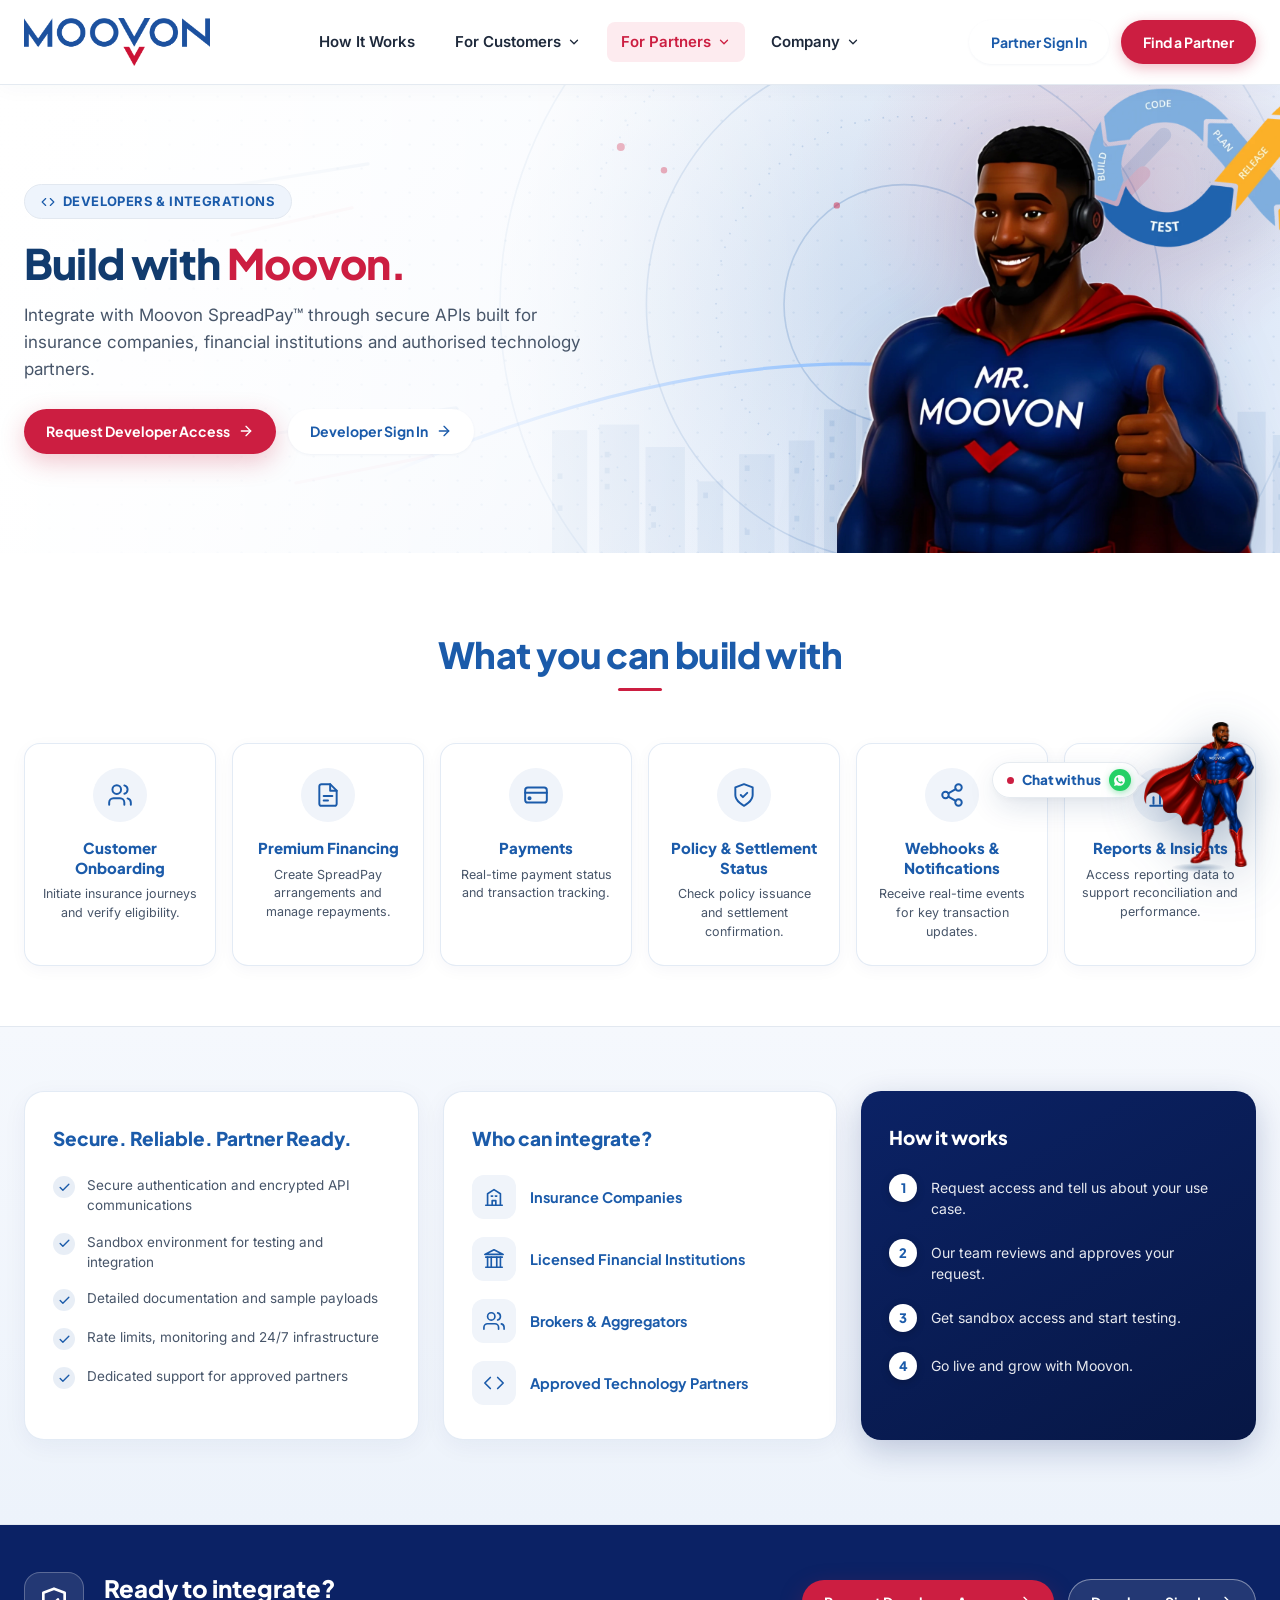
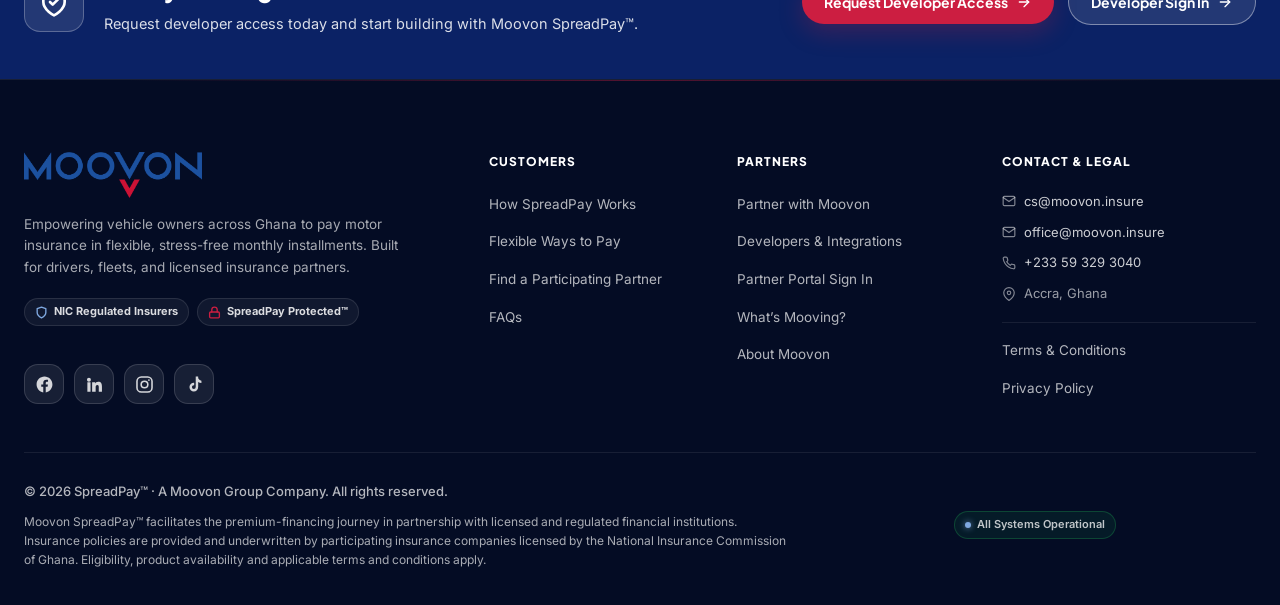
<file: developers.html>
<!DOCTYPE html>
<html lang="en">
<head>
  <meta charset="UTF-8">
  <meta name="viewport" content="width=device-width, initial-scale=1.0">
  <title>Developers & Integrations - MOOVON SpreadPay™</title>
  <meta name="description" content="Integrate with Moovon SpreadPay through secure partner APIs for approved insurance companies, financial institutions and authorised technology partners.">
  <!-- Open Graph / Social Previews -->
  <meta property="og:type" content="website">
  <meta property="og:url" content="https://moovon.insure/developers">
  <meta property="og:site_name" content="Moovon SpreadPay">
  <meta property="og:locale" content="en_GH">
  <meta property="og:title" content="Developers & Integrations - MOOVON SpreadPay™">
  <meta property="og:description" content="Integrate with Moovon SpreadPay through secure partner APIs for approved insurance companies, financial institutions and authorised technology partners.">
  <meta property="og:image" content="https://moovon.insure/assets/graphics/social_banner_exact.png">
  <meta name="twitter:card" content="summary_large_image">
  <meta name="twitter:image" content="https://moovon.insure/assets/graphics/social_banner_exact.png">
  
  <!-- Fonts & Stylesheet -->
  <link rel="preconnect" href="https://fonts.googleapis.com">
  <link rel="preconnect" href="https://fonts.gstatic.com" crossorigin>
  <link href="https://fonts.googleapis.com/css2?family=Inter:wght@400;500;600;700&family=Plus+Jakarta+Sans:wght@700;800;900&display=swap" rel="stylesheet">
  <link rel="icon" type="image/png" href="assets/brand/icon-trans.png">
  <link rel="canonical" href="https://moovon.insure/developers">
  <link rel="stylesheet" href="styles.css?v=2.5">
  <!-- Meta Pixel Code -->
  <script>
  !function(f,b,e,v,n,t,s)
  {if(f.fbq)return;n=f.fbq=function(){n.callMethod?
  n.callMethod.apply(n,arguments):n.queue.push(arguments)};
  if(!f._fbq)f._fbq=n;n.push=n;n.loaded=!0;n.version='2.0';
  n.queue=[];t=b.createElement(e);t.async=!0;
  t.src=v;s=b.getElementsByTagName(e)[0];
  s.parentNode.insertBefore(t,s)}(window,document,'script',
  'https://connect.facebook.net/en_US/fbevents.js');
  fbq('init', '1037910072177909'); 
  fbq('track', 'PageView');
  </script>
  <noscript>
  <img height="1" width="1" 
  src="https://www.facebook.com/tr?id=1037910072177909&ev=PageView&noscript=1"/>
  </noscript>
  <!-- End Meta Pixel Code -->
</head>
<body>
  <a class="skip-link" href="#main">Skip to main content</a>


  <!-- ==========================================================================
       Header & Sticky Glass Navigation (Uniform Across All Pages)
       ========================================================================== -->
  <header class="site-header" id="siteHeader">
    <div class="container nav-container">
      <a href="/" class="brand-logo-group" aria-label="Moovon SpreadPay Home">
        <img src="assets/brand/moovon_logo_main.png" alt="Moovon" class="brand-logo-img" width="2371" height="613">
      </a>

      <nav aria-label="Primary Navigation">
        <ul class="nav-menu">
          <li><a href="/how-it-works" class="nav-link">How It Works</a></li>
          <li class="nav-item-has-dropdown">
            <a href="/products" class="nav-link">
              For Customers
              <svg class="dropdown-arrow" viewBox="0 0 24 24" width="14" height="14" fill="none" stroke="currentColor" stroke-width="2.2" stroke-linecap="round" stroke-linejoin="round" aria-hidden="true" focusable="false"><polyline points="6 9 12 15 18 9"/></svg>
            </a>
            <div class="dropdown-menu">
              <a href="/partners" class="dropdown-item">
                <div class="dropdown-icon-box">
                  <svg width="18" height="18" viewBox="0 0 24 24" fill="none" stroke="currentColor" stroke-width="2" stroke-linecap="round" stroke-linejoin="round" aria-hidden="true" focusable="false"><path d="M17 21v-2a4 4 0 0 0-4-4H5a4 4 0 0 0-4 4v2"/><circle cx="9" cy="7" r="4"/><path d="M23 21v-2a4 4 0 0 0-3-3.87"/></svg>
                </div>
                <div>
                  <div class="dropdown-title">Participating Partners</div>
                  <div class="dropdown-desc">Choose your preferred insurer</div>
                </div>
              </a>
              <a href="/products" class="dropdown-item">
                <div class="dropdown-icon-box">
                  <svg width="18" height="18" viewBox="0 0 24 24" fill="none" stroke="currentColor" stroke-width="2" stroke-linecap="round" stroke-linejoin="round" aria-hidden="true" focusable="false"><path d="M12 22s8-4 8-10V5l-8-3-8 3v7c0 6 8 10 8 10z"/></svg>
                </div>
                <div>
                  <div class="dropdown-title">Flexible Ways to Pay</div>
                  <div class="dropdown-desc">Premium bands and payment periods</div>
                </div>
              </a>
              <a href="/faqs" class="dropdown-item">
                <div class="dropdown-icon-box">
                  <svg width="18" height="18" viewBox="0 0 24 24" fill="none" stroke="currentColor" stroke-width="2" stroke-linecap="round" stroke-linejoin="round" aria-hidden="true" focusable="false"><circle cx="12" cy="12" r="10"/><path d="M9.1 9a3 3 0 0 1 5.8 1c0 2-3 3-3 3"/><line x1="12" y1="17" x2="12" y2="17.01"/></svg>
                </div>
                <div>
                  <div class="dropdown-title">FAQs</div>
                  <div class="dropdown-desc">Answers about your SpreadPay journey</div>
                </div>
              </a>
            </div>
          </li>
          <li class="nav-item-has-dropdown">
            <a href="/for-partners" class="nav-link">
              For Partners
              <svg class="dropdown-arrow" viewBox="0 0 24 24" width="14" height="14" fill="none" stroke="currentColor" stroke-width="2.2" stroke-linecap="round" stroke-linejoin="round" aria-hidden="true" focusable="false"><polyline points="6 9 12 15 18 9"/></svg>
            </a>
            <div class="dropdown-menu">
              <a href="/for-partners" class="dropdown-item">
                <div class="dropdown-icon-box">
                  <svg width="18" height="18" viewBox="0 0 24 24" fill="none" stroke="currentColor" stroke-width="2" stroke-linecap="round" stroke-linejoin="round" aria-hidden="true" focusable="false"><path d="M14 2H6a2 2 0 0 0-2 2v16a2 2 0 0 0 2 2h12a2 2 0 0 0 2-2V8z"/><polyline points="14 2 14 8 20 8"/></svg>
                </div>
                <div>
                  <div class="dropdown-title">Partner with Moovon</div>
                  <div class="dropdown-desc">For insurers, brokers and agents</div>
                </div>
              </a>
              <a href="/developers" class="dropdown-item">
                <div class="dropdown-icon-box">
                  <svg width="18" height="18" viewBox="0 0 24 24" fill="none" stroke="currentColor" stroke-width="2" stroke-linecap="round" stroke-linejoin="round" aria-hidden="true" focusable="false"><polyline points="16 18 22 12 16 6"/><polyline points="8 6 2 12 8 18"/></svg>
                </div>
                <div>
                  <div class="dropdown-title">Developers & Integrations</div>
                  <div class="dropdown-desc">Secure partner APIs</div>
                </div>
              </a>
              <a href="https://console.moovon.insure/login" title="Sign in securely at console.moovon.insure" class="dropdown-item">
                <div class="dropdown-icon-box">
                  <svg width="18" height="18" viewBox="0 0 24 24" fill="none" stroke="currentColor" stroke-width="2" stroke-linecap="round" stroke-linejoin="round" aria-hidden="true" focusable="false"><rect x="3" y="11" width="18" height="11" rx="2" ry="2"/><path d="M7 11V7a5 5 0 0 1 10 0v4"/></svg>
                </div>
                <div>
                  <div class="dropdown-title">Partner Portal Sign In</div>
                  <div class="dropdown-desc">Approved partner access</div>
                </div>
              </a>
            </div>
          </li>
          <li class="nav-item-has-dropdown">
            <a href="/about" class="nav-link">
              Company
              <svg class="dropdown-arrow" viewBox="0 0 24 24" width="14" height="14" fill="none" stroke="currentColor" stroke-width="2.2" stroke-linecap="round" stroke-linejoin="round" aria-hidden="true" focusable="false"><polyline points="6 9 12 15 18 9"/></svg>
            </a>
            <div class="dropdown-menu">
              <a href="/about" class="dropdown-item">
                <div class="dropdown-icon-box">
                  <svg width="18" height="18" viewBox="0 0 24 24" fill="none" stroke="currentColor" stroke-width="2" stroke-linecap="round" stroke-linejoin="round" aria-hidden="true" focusable="false"><path d="M4 15s1-1 4-1 5 2 8 2 4-1 4-1V3s-1 1-4 1-5-2-8-2-4 1-4 1z"/><line x1="4" y1="22" x2="4" y2="15"/></svg>
                </div>
                <div>
                  <div class="dropdown-title">About Moovon</div>
                  <div class="dropdown-desc">Built in Ghana. Built for Africa.</div>
                </div>
              </a>
              <a href="/news" class="dropdown-item">
                <div class="dropdown-icon-box">
                  <svg width="18" height="18" viewBox="0 0 24 24" fill="none" stroke="currentColor" stroke-width="2" stroke-linecap="round" stroke-linejoin="round" aria-hidden="true" focusable="false"><path d="M4 22h16a2 2 0 0 0 2-2V4a2 2 0 0 0-2-2H8a2 2 0 0 0-2 2v16a2 2 0 0 1-2 2Zm0 0a2 2 0 0 1-2-2v-9h4"/><path d="M10 6h8M10 10h8M10 14h5"/></svg>
                </div>
                <div>
                  <div class="dropdown-title">What's Mooving?</div>
                  <div class="dropdown-desc">News, partners and industry updates</div>
                </div>
              </a>
              <a href="/contact" class="dropdown-item">
                <div class="dropdown-icon-box">
                  <svg width="18" height="18" viewBox="0 0 24 24" fill="none" stroke="currentColor" stroke-width="2" stroke-linecap="round" stroke-linejoin="round" aria-hidden="true" focusable="false"><rect x="2" y="4" width="20" height="16" rx="2"/><path d="m22 6-10 7L2 6"/></svg>
                </div>
                <div>
                  <div class="dropdown-title">Contact Moovon</div>
                  <div class="dropdown-desc">Mr. Moovon's HelpDesk</div>
                </div>
              </a>
            </div>
          </li>
        </ul>
      </nav>

      <div class="nav-actions">
        <a href="https://console.moovon.insure/login" title="Sign in securely at console.moovon.insure" class="btn btn-signin">Partner Sign In</a>
        <button onclick="openPartnerModal()" class="btn btn-find-partner">Find a Partner</button>
      </div>

      <button class="mobile-toggle" aria-label="Toggle navigation">
        <svg width="24" height="24" viewBox="0 0 24 24" fill="none" stroke="#1B5BAA" stroke-width="2" stroke-linecap="round" stroke-linejoin="round"><line x1="3" y1="12" x2="21" y2="12"/><line x1="3" y1="6" x2="21" y2="6"/><line x1="3" y1="18" x2="21" y2="18"/></svg>
      </button>
    </div>
  </header>

  <main id="main">

  <!-- ==========================================================================
       Page Hero — Build with Moovon.
       ========================================================================== -->
  <section class="page-hero scene-hero scene-hero--cutout dev-hero">
    <div class="scene-hero-figure">
      <img src="assets/graphics/hero/developers.webp" width="1200" height="1290" fetchpriority="high"
           alt="Mr. Moovon giving a thumbs up beside a panel of illustrative API endpoints.">
    </div>
    <div class="container">
      <div class="scene-hero-copy dev-hero-copy">
        <div class="page-hero-badge page-hero-badge--red">
          <svg width="14" height="14" viewBox="0 0 24 24" fill="none" stroke="currentColor" stroke-width="2" stroke-linecap="round" stroke-linejoin="round" aria-hidden="true" focusable="false"><polyline points="16 18 22 12 16 6"/><polyline points="8 6 2 12 8 18"/></svg>
          DEVELOPERS &amp; INTEGRATIONS
        </div>
        <h1 class="page-hero-title">Build with <span>Moovon.</span></h1>
        <p class="page-hero-subtitle">Integrate with Moovon SpreadPay&trade; through secure APIs built for insurance companies, financial institutions and authorised technology partners.</p>

        <div class="dev-hero-actions">
          <a href="/contact" class="btn btn-primary">
            Request Developer Access
            <svg width="16" height="16" viewBox="0 0 24 24" fill="none" stroke="currentColor" stroke-width="2" stroke-linecap="round" stroke-linejoin="round" aria-hidden="true" focusable="false"><line x1="5" y1="12" x2="19" y2="12"/><polyline points="12 5 19 12 12 19"/></svg>
          </a>
          <a href="https://console.moovon.insure/login" title="Sign in securely at console.moovon.insure" class="btn btn-signin">
            Developer Sign In
            <svg width="16" height="16" viewBox="0 0 24 24" fill="none" stroke="currentColor" stroke-width="2" stroke-linecap="round" stroke-linejoin="round" aria-hidden="true" focusable="false"><line x1="5" y1="12" x2="19" y2="12"/><polyline points="12 5 19 12 12 19"/></svg>
          </a>
        </div>
      </div>
    </div>
  </section>

  <!-- ==========================================================================
       What You Can Build With (6 items matching flyer)
       ========================================================================== -->
  <section class="dev-section dev-capabilities-section" id="capabilities">
    <div class="container">
      <div class="section-header text-center">
        <h2 class="section-title">What you can build with</h2>
        <div class="dev-title-accent" aria-hidden="true"></div>
      </div>

      <div class="dev-cap-grid-6">
        <div class="dev-cap-card">
          <span class="dev-cap-icon" aria-hidden="true">
            <svg viewBox="0 0 24 24" fill="none" stroke="currentColor" stroke-width="1.8" stroke-linecap="round" stroke-linejoin="round"><circle cx="9" cy="7" r="4"/><path d="M2 21v-2a4 4 0 0 1 4-4h6a4 4 0 0 1 4 4v2"/><path d="M16 3.13a4 4 0 0 1 0 7.75"/><path d="M22 21v-2a4 4 0 0 0-3-3.87"/></svg>
          </span>
          <h3 class="dev-cap-title">Customer Onboarding</h3>
          <p class="dev-cap-desc">Initiate insurance journeys and verify eligibility.</p>
        </div>

        <div class="dev-cap-card">
          <span class="dev-cap-icon" aria-hidden="true">
            <svg viewBox="0 0 24 24" fill="none" stroke="currentColor" stroke-width="1.8" stroke-linecap="round" stroke-linejoin="round"><path d="M14 2H6a2 2 0 0 0-2 2v16a2 2 0 0 0 2 2h12a2 2 0 0 0 2-2V8z"/><polyline points="14 2 14 8 20 8"/><line x1="8" y1="13" x2="16" y2="13"/><line x1="8" y1="17" x2="12" y2="17"/></svg>
          </span>
          <h3 class="dev-cap-title">Premium Financing</h3>
          <p class="dev-cap-desc">Create SpreadPay arrangements and manage repayments.</p>
        </div>

        <div class="dev-cap-card">
          <span class="dev-cap-icon" aria-hidden="true">
            <svg viewBox="0 0 24 24" fill="none" stroke="currentColor" stroke-width="1.8" stroke-linecap="round" stroke-linejoin="round"><rect x="2" y="5" width="20" height="14" rx="2.5"/><line x1="2" y1="10" x2="22" y2="10"/><circle cx="6" cy="15" r="1"/></svg>
          </span>
          <h3 class="dev-cap-title">Payments</h3>
          <p class="dev-cap-desc">Real-time payment status and transaction tracking.</p>
        </div>

        <div class="dev-cap-card">
          <span class="dev-cap-icon" aria-hidden="true">
            <svg viewBox="0 0 24 24" fill="none" stroke="currentColor" stroke-width="1.8" stroke-linecap="round" stroke-linejoin="round"><path d="M12 22s8-4 8-10V5l-8-3-8 3v7c0 6 8 10 8 10z"/><polyline points="9 12 11 14 15 10"/></svg>
          </span>
          <h3 class="dev-cap-title">Policy &amp; Settlement Status</h3>
          <p class="dev-cap-desc">Check policy issuance and settlement confirmation.</p>
        </div>

        <div class="dev-cap-card">
          <span class="dev-cap-icon" aria-hidden="true">
            <svg viewBox="0 0 24 24" fill="none" stroke="currentColor" stroke-width="1.8" stroke-linecap="round" stroke-linejoin="round"><circle cx="18" cy="5" r="3"/><circle cx="6" cy="12" r="3"/><circle cx="18" cy="19" r="3"/><line x1="8.6" y1="13.5" x2="15.4" y2="17.5"/><line x1="15.4" y1="6.5" x2="8.6" y2="10.5"/></svg>
          </span>
          <h3 class="dev-cap-title">Webhooks &amp; Notifications</h3>
          <p class="dev-cap-desc">Receive real-time events for key transaction updates.</p>
        </div>

        <div class="dev-cap-card">
          <span class="dev-cap-icon" aria-hidden="true">
            <svg viewBox="0 0 24 24" fill="none" stroke="currentColor" stroke-width="1.8" stroke-linecap="round" stroke-linejoin="round"><line x1="18" y1="20" x2="18" y2="10"/><line x1="12" y1="20" x2="12" y2="4"/><line x1="6" y1="20" x2="6" y2="14"/><line x1="3" y1="22" x2="21" y2="22"/></svg>
          </span>
          <h3 class="dev-cap-title">Reports &amp; Insights</h3>
          <p class="dev-cap-desc">Access reporting data to support reconciliation and performance.</p>
        </div>
      </div>
    </div>
  </section>

  <!-- ==========================================================================
       Triad Section: Secure / Who Can Integrate / How It Works (matching flyer)
       ========================================================================== -->
  <section class="dev-section dev-triad-section">
    <div class="container">
      <div class="dev-triad-grid">
        <!-- Column 1: Secure. Reliable. Partner Ready. -->
        <div class="dev-triad-card dev-triad-card--light">
          <h3 class="dev-triad-title">Secure. Reliable. Partner Ready.</h3>
          <ul class="dev-feature-checklist">
            <li>
              <span class="dev-check-badge" aria-hidden="true">
                <svg viewBox="0 0 24 24" fill="none" stroke="currentColor" stroke-width="2.5" stroke-linecap="round" stroke-linejoin="round"><polyline points="20 6 9 17 4 12"/></svg>
              </span>
              <span>Secure authentication and encrypted API communications</span>
            </li>
            <li>
              <span class="dev-check-badge" aria-hidden="true">
                <svg viewBox="0 0 24 24" fill="none" stroke="currentColor" stroke-width="2.5" stroke-linecap="round" stroke-linejoin="round"><polyline points="20 6 9 17 4 12"/></svg>
              </span>
              <span>Sandbox environment for testing and integration</span>
            </li>
            <li>
              <span class="dev-check-badge" aria-hidden="true">
                <svg viewBox="0 0 24 24" fill="none" stroke="currentColor" stroke-width="2.5" stroke-linecap="round" stroke-linejoin="round"><polyline points="20 6 9 17 4 12"/></svg>
              </span>
              <span>Detailed documentation and sample payloads</span>
            </li>
            <li>
              <span class="dev-check-badge" aria-hidden="true">
                <svg viewBox="0 0 24 24" fill="none" stroke="currentColor" stroke-width="2.5" stroke-linecap="round" stroke-linejoin="round"><polyline points="20 6 9 17 4 12"/></svg>
              </span>
              <span>Rate limits, monitoring and 24/7 infrastructure</span>
            </li>
            <li>
              <span class="dev-check-badge" aria-hidden="true">
                <svg viewBox="0 0 24 24" fill="none" stroke="currentColor" stroke-width="2.5" stroke-linecap="round" stroke-linejoin="round"><polyline points="20 6 9 17 4 12"/></svg>
              </span>
              <span>Dedicated support for approved partners</span>
            </li>
          </ul>
        </div>

        <!-- Column 2: Who can integrate? -->
        <div class="dev-triad-card dev-triad-card--light">
          <h3 class="dev-triad-title">Who can integrate?</h3>
          <ul class="dev-integrate-list">
            <li>
              <span class="dev-integrate-icon" aria-hidden="true">
                <svg viewBox="0 0 24 24" fill="none" stroke="currentColor" stroke-width="1.8" stroke-linecap="round" stroke-linejoin="round"><path d="M3 21h18"/><path d="M5 21V8.5L12 4l7 4.5V21"/><path d="M10 21v-5h4v5"/><path d="M9 11h1.5M13.5 11H15"/></svg>
              </span>
              <span class="dev-integrate-name">Insurance Companies</span>
            </li>
            <li>
              <span class="dev-integrate-icon" aria-hidden="true">
                <svg viewBox="0 0 24 24" fill="none" stroke="currentColor" stroke-width="1.8" stroke-linecap="round" stroke-linejoin="round"><path d="M3 21h18"/><path d="M3 10h18"/><path d="M5 10v11"/><path d="M19 10v11"/><path d="M9 10v11"/><path d="M15 10v11"/><path d="M12 2L2 7h20L12 2z"/></svg>
              </span>
              <span class="dev-integrate-name">Licensed Financial Institutions</span>
            </li>
            <li>
              <span class="dev-integrate-icon" aria-hidden="true">
                <svg viewBox="0 0 24 24" fill="none" stroke="currentColor" stroke-width="1.8" stroke-linecap="round" stroke-linejoin="round"><path d="M17 21v-2a4 4 0 0 0-4-4H5a4 4 0 0 0-4 4v2"/><circle cx="9" cy="7" r="4"/><path d="M23 21v-2a4 4 0 0 0-3-3.87"/><path d="M16 3.13a4 4 0 0 1 0 7.75"/></svg>
              </span>
              <span class="dev-integrate-name">Brokers &amp; Aggregators</span>
            </li>
            <li>
              <span class="dev-integrate-icon" aria-hidden="true">
                <svg viewBox="0 0 24 24" fill="none" stroke="currentColor" stroke-width="1.8" stroke-linecap="round" stroke-linejoin="round"><polyline points="16 18 22 12 16 6"/><polyline points="8 6 2 12 8 18"/></svg>
              </span>
              <span class="dev-integrate-name">Approved Technology Partners</span>
            </li>
          </ul>
        </div>

        <!-- Column 3: How it works (Navy Card) -->
        <div class="dev-triad-card dev-triad-card--navy">
          <h3 class="dev-triad-title dev-triad-title--white">How it works</h3>
          <ol class="dev-how-steps">
            <li>
              <span class="dev-how-num">1</span>
              <span class="dev-how-text">Request access and tell us about your use case.</span>
            </li>
            <li>
              <span class="dev-how-num">2</span>
              <span class="dev-how-text">Our team reviews and approves your request.</span>
            </li>
            <li>
              <span class="dev-how-num">3</span>
              <span class="dev-how-text">Get sandbox access and start testing.</span>
            </li>
            <li>
              <span class="dev-how-num">4</span>
              <span class="dev-how-text">Go live and grow with Moovon.</span>
            </li>
          </ol>
        </div>
      </div>
    </div>
  </section>

  <!-- ==========================================================================
       Pre-Footer CTA Banner (matching flyer)
       ========================================================================== -->
  <section class="cta-banner-section dev-footer-cta">
    <div class="container dev-cta-inner">
      <div class="dev-cta-left">
        <span class="dev-cta-shield-icon" aria-hidden="true">
          <svg viewBox="0 0 24 24" fill="none" stroke="currentColor" stroke-width="2" stroke-linecap="round" stroke-linejoin="round"><path d="M12 22s8-4 8-10V5l-8-3-8 3v7c0 6 8 10 8 10z"/><polyline points="9 12 11 14 15 10"/></svg>
        </span>
        <div>
          <h2 class="dev-cta-title">Ready to integrate?</h2>
          <p class="dev-cta-sub">Request developer access today and start building with Moovon SpreadPay&trade;.</p>
        </div>
      </div>
      <div class="dev-cta-actions">
        <a href="/contact" class="btn btn-primary">
          Request Developer Access
          <svg width="16" height="16" viewBox="0 0 24 24" fill="none" stroke="currentColor" stroke-width="2" stroke-linecap="round" stroke-linejoin="round" aria-hidden="true" focusable="false"><line x1="5" y1="12" x2="19" y2="12"/><polyline points="12 5 19 12 12 19"/></svg>
        </a>
        <a href="https://console.moovon.insure/login" title="Sign in securely at console.moovon.insure" class="btn for-partners-btn-ghost">
          Developer Sign In
          <svg width="16" height="16" viewBox="0 0 24 24" fill="none" stroke="currentColor" stroke-width="2" stroke-linecap="round" stroke-linejoin="round" aria-hidden="true" focusable="false"><line x1="5" y1="12" x2="19" y2="12"/><polyline points="12 5 19 12 12 19"/></svg>
        </a>
      </div>
    </div>
  </section>

  </main>

  <!-- ==========================================================================
       Footer
       ========================================================================== -->
  <!-- ==========================================================================
     MOOVON SpreadPay™ - Uniform Dedicated Footer Component
     ========================================================================== -->
<footer class="site-footer" id="siteFooter">
  <div class="container">
    <div class="footer-grid">
      <!-- Brand & Mission Column -->
      <div class="footer-brand-col">
        <a href="/" class="brand-logo-group brand-logo-footer" aria-label="Moovon SpreadPay Home">
          <img src="assets/brand/moovon_logo_main.png" alt="Moovon" class="brand-logo-img" width="2371" height="613">
        </a>
        <p class="footer-brand-desc">
          Empowering vehicle owners across Ghana to pay motor insurance in flexible, stress-free monthly installments. Built for drivers, fleets, and licensed insurance partners.
        </p>
        <div class="footer-badges-group">
          <div class="footer-trust-badge">
            <svg width="13" height="13" viewBox="0 0 24 24" fill="none" stroke="#7FA8E0" stroke-width="2.5" stroke-linecap="round" stroke-linejoin="round">
              <path d="M12 22s8-4 8-10V5l-8-3-8 3v7c0 6 8 10 8 10z"/>
            </svg>
            <span>NIC Regulated Insurers</span>
          </div>
          <div class="footer-trust-badge">
            <svg width="13" height="13" viewBox="0 0 24 24" fill="none" stroke="#CC1E41" stroke-width="2.5" stroke-linecap="round" stroke-linejoin="round">
              <rect x="3" y="11" width="18" height="11" rx="2" ry="2"></rect>
              <path d="M7 11V7a5 5 0 0 1 10 0v4"></path>
            </svg>
            <span>SpreadPay Protected™</span>
          </div>
        </div>
      
        <ul class="footer-social" aria-label="Moovon on social media">
          <li><a href="https://web.facebook.com/profile.php?id=61592832895204" target="_blank" rel="noopener" aria-label="Moovon on Facebook (opens in a new tab)">
            <svg viewBox="0 0 24 24" fill="currentColor" aria-hidden="true" focusable="false"><path d="M22 12.06C22 6.5 17.52 2 12 2S2 6.5 2 12.06c0 5 3.66 9.15 8.44 9.94v-7.03H7.9v-2.9h2.54V9.85c0-2.51 1.49-3.9 3.77-3.9 1.09 0 2.24.2 2.24.2v2.46h-1.26c-1.24 0-1.63.78-1.63 1.57v1.88h2.78l-.45 2.9h-2.33V22c4.78-.79 8.44-4.93 8.44-9.94z"/></svg>
          </a></li>
          <li><a href="https://www.linkedin.com/company/135594834" target="_blank" rel="noopener" aria-label="Moovon on LinkedIn (opens in a new tab)">
            <svg viewBox="0 0 24 24" fill="currentColor" aria-hidden="true" focusable="false"><path d="M4.98 3.5a2.5 2.5 0 1 1 0 5 2.5 2.5 0 0 1 0-5zM3 9h4v12H3zM9 9h3.8v1.7h.05c.53-1 1.83-2.05 3.77-2.05 4.03 0 4.78 2.65 4.78 6.1V21h-4v-5.5c0-1.31-.03-3-1.83-3-1.83 0-2.11 1.43-2.11 2.9V21H9z"/></svg>
          </a></li>
          <li><a href="https://www.instagram.com/moovon.insure/" target="_blank" rel="noopener" aria-label="Moovon on Instagram (opens in a new tab)">
            <svg viewBox="0 0 24 24" fill="none" stroke="currentColor" stroke-width="2" stroke-linecap="round" stroke-linejoin="round" aria-hidden="true" focusable="false"><rect x="2.5" y="2.5" width="19" height="19" rx="5.5"/><circle cx="12" cy="12" r="4.2"/><circle cx="17.6" cy="6.4" r="1.1" fill="currentColor" stroke="none"/></svg>
          </a></li>
          <li><a href="https://www.tiktok.com/@moovon.insure" target="_blank" rel="noopener" aria-label="Moovon on TikTok (opens in a new tab)">
            <svg viewBox="0 0 24 24" fill="currentColor" aria-hidden="true" focusable="false"><path d="M16.6 2h-3.05v13.2a2.4 2.4 0 1 1-2.4-2.4c.16 0 .32.02.47.05v-3.1a5.6 5.6 0 0 0-.47-.02 5.5 5.5 0 1 0 5.5 5.5V8.9a7.06 7.06 0 0 0 4.1 1.32V7.13a4.05 4.05 0 0 1-2.9-1.35A4.1 4.1 0 0 1 16.6 2z"/></svg>
          </a></li>
        </ul>
      </div>

      <!-- Products Column -->
      <div class="footer-col">
        <h5>CUSTOMERS</h5>
          <ul class="footer-links">
            <li><a href="/how-it-works">How SpreadPay Works</a></li>
            <li><a href="/products">Flexible Ways to Pay</a></li>
            <li><a href="/partners">Find a Participating Partner</a></li>
            <li><a href="/faqs">FAQs</a></li>
          </ul>
      </div>

      <!-- Partners & Support Column -->
      <div class="footer-col">
        <h5>PARTNERS</h5>
        <ul class="footer-links">
          <li><a href="/for-partners">Partner with Moovon</a></li>
          <li><a href="/developers">Developers &amp; Integrations</a></li>
          <li><a href="https://console.moovon.insure/login" title="Sign in securely at console.moovon.insure">Partner Portal Sign In</a></li>
          <li><a href="/news">What&rsquo;s Mooving?</a></li>
          <li><a href="/about">About Moovon</a></li>
        </ul>
      </div>

      <!-- Contact & Legal Column -->
      <div class="footer-col footer-contact-col">
        <h5>CONTACT & LEGAL</h5>
        <div class="footer-contact-details">
          <a href="mailto:cs@moovon.insure" class="footer-contact-link">
            <svg width="14" height="14" viewBox="0 0 24 24" fill="none" stroke="currentColor" stroke-width="2" stroke-linecap="round" stroke-linejoin="round">
              <path d="M4 4h16c1.1 0 2 .9 2 2v12c0 1.1-.9 2-2 2H4c-1.1 0-2-.9-2-2V6c0-1.1.9-2 2-2z"/>
              <polyline points="22,6 12,13 2,6"/>
            </svg>
            <span>cs@moovon.insure</span>
          </a>
          <a href="mailto:office@moovon.insure" class="footer-contact-link">
            <svg width="14" height="14" viewBox="0 0 24 24" fill="none" stroke="currentColor" stroke-width="2" stroke-linecap="round" stroke-linejoin="round">
              <path d="M4 4h16c1.1 0 2 .9 2 2v12c0 1.1-.9 2-2 2H4c-1.1 0-2-.9-2-2V6c0-1.1.9-2 2-2z"/>
              <polyline points="22,6 12,13 2,6"/>
            </svg>
            <span>office@moovon.insure</span>
          </a>
          <a href="tel:+233593293040" class="footer-contact-link">
            <svg width="14" height="14" viewBox="0 0 24 24" fill="none" stroke="currentColor" stroke-width="2" stroke-linecap="round" stroke-linejoin="round">
              <path d="M22 16.92v3a2 2 0 0 1-2.18 2 19.79 19.79 0 0 1-8.63-3.07 19.5 19.5 0 0 1-6-6 19.79 19.79 0 0 1-3.07-8.67A2 2 0 0 1 4.11 2h3a2 2 0 0 1 2 1.72 12.84 12.84 0 0 0 .7 2.81 2 2 0 0 1-.45 2.11L8.09 9.91a16 16 0 0 0 6 6l1.27-1.27a2 2 0 0 1 2.11-.45 12.84 12.84 0 0 0 2.81.7A2 2 0 0 1 22 16.92z"/>
            </svg>
            <span>+233 59 329 3040</span>
          </a>
          <div class="footer-contact-link footer-location-text">
            <svg width="14" height="14" viewBox="0 0 24 24" fill="none" stroke="currentColor" stroke-width="2" stroke-linecap="round" stroke-linejoin="round">
              <path d="M21 10c0 7-9 13-9 13s-9-6-9-13a9 9 0 0 1 18 0z"/>
              <circle cx="12" cy="10" r="3"/>
            </svg>
            <span>Accra, Ghana</span>
          </div>
        </div>
        <ul class="footer-links footer-legal-links">
          <li><a href="/terms">Terms & Conditions</a></li>
          <li><a href="/privacy">Privacy Policy</a></li>
        </ul>
      </div>
    </div>

    <!-- Footer Bottom Row -->
    <div class="footer-bottom">
      <div class="footer-bottom-info">
        <p class="footer-copyright">© 2026 SpreadPay™ · A Moovon Group Company. All rights reserved.</p>
        <p class="footer-regulatory">Moovon SpreadPay&trade; facilitates the premium-financing journey in partnership with licensed and regulated financial institutions. Insurance policies are provided and underwritten by participating insurance companies licensed by the National Insurance Commission of Ghana. Eligibility, product availability and applicable terms and conditions apply.</p>
      </div>
      <div class="footer-bottom-meta">
        <div class="footer-system-status">
          <span class="footer-status-indicator"></span>
          <span>All Systems Operational</span>
        </div>
      </div>
    </div>
  </div>
</footer>

  <script src="header.js?v=2.5"></script>
  <script src="script.js?v=2.5"></script>
</body>
</html>
</file>
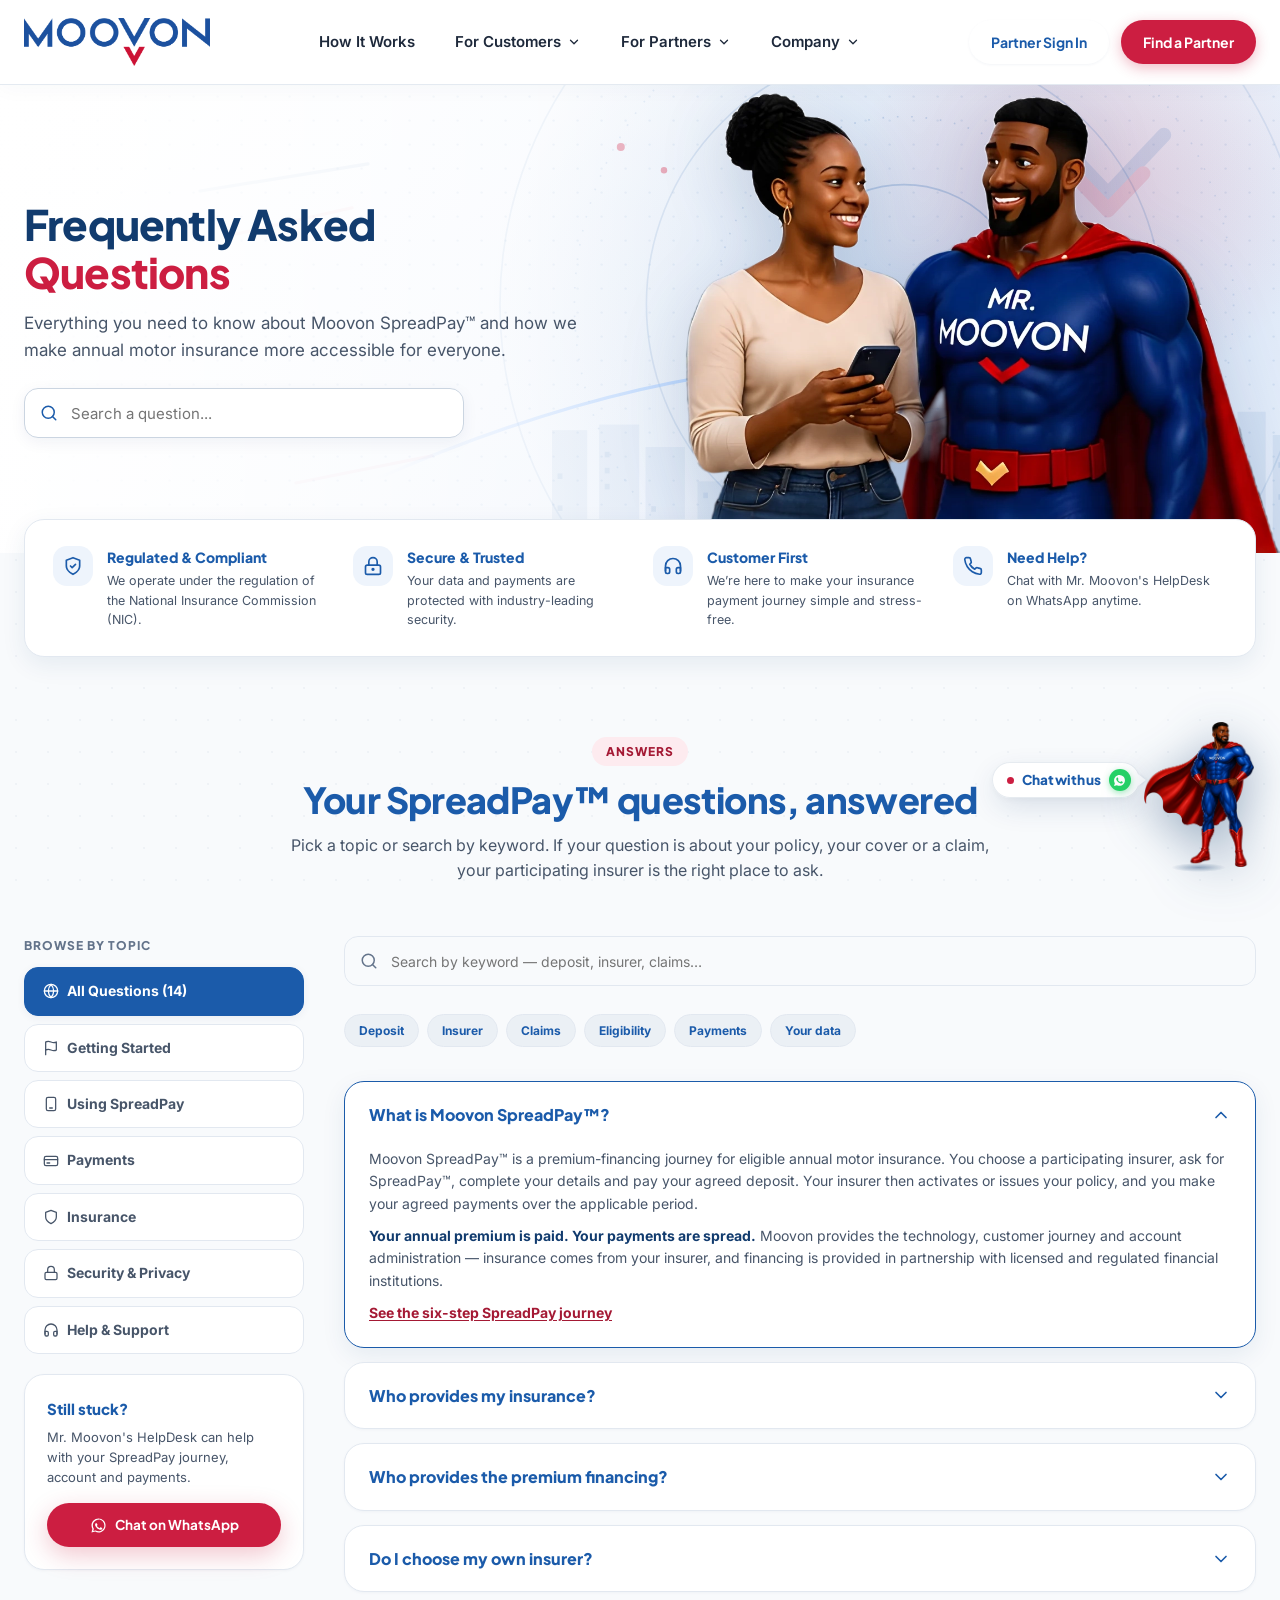
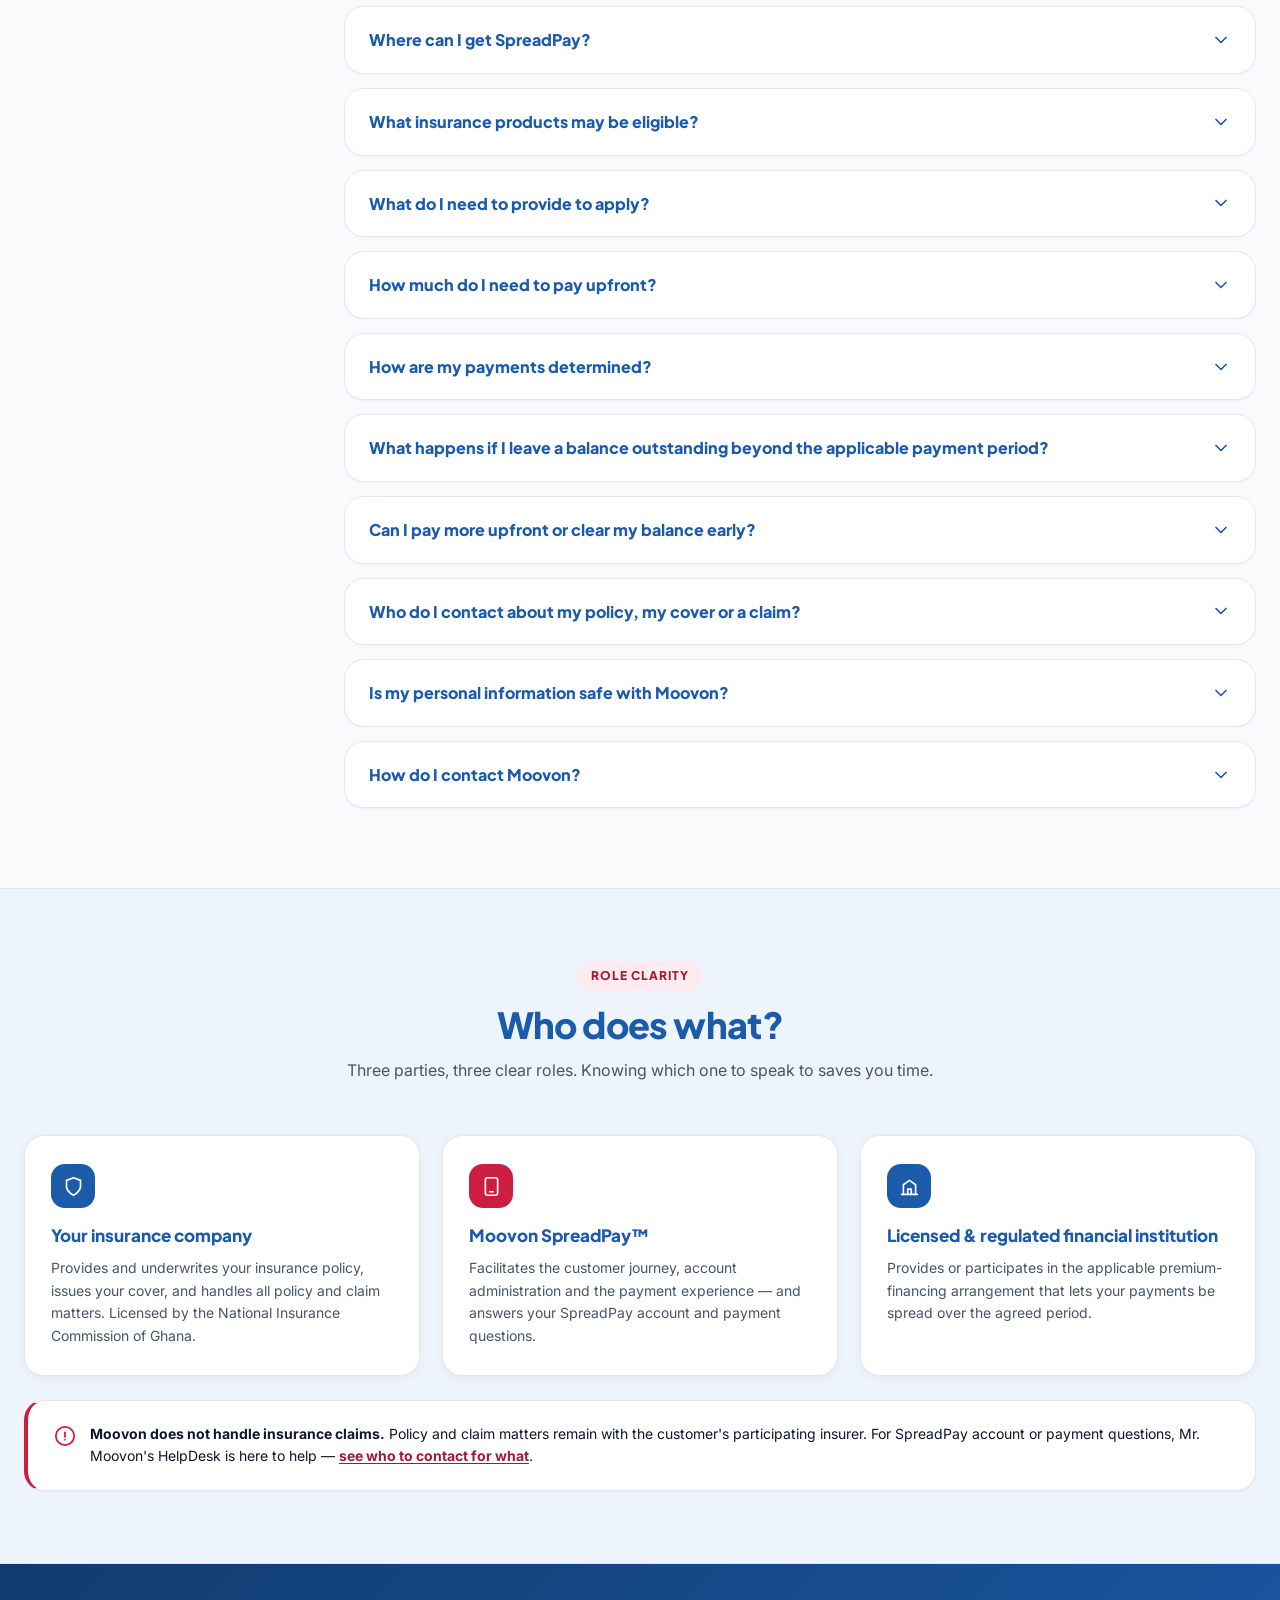
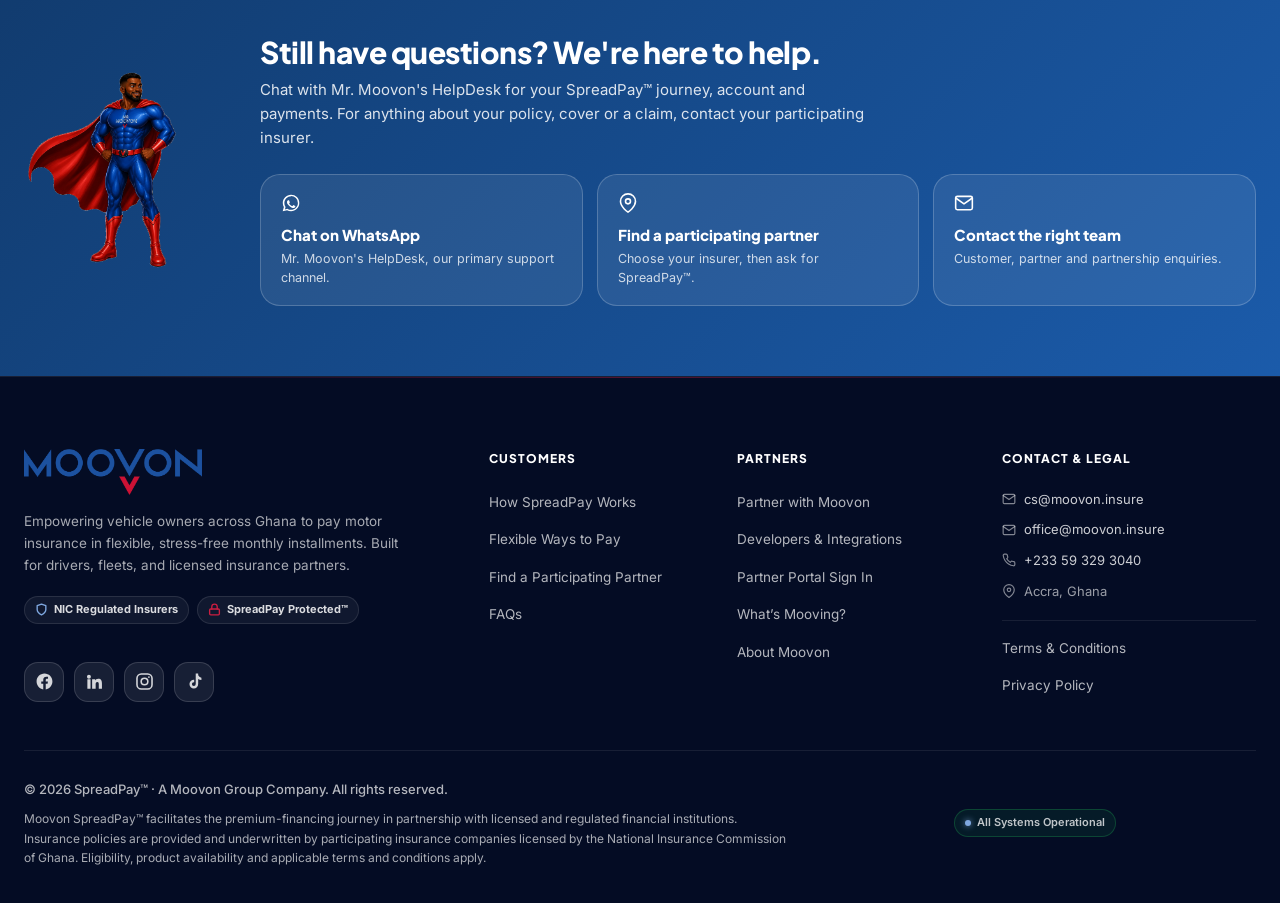
<file: faqs.html>
<!DOCTYPE html>
<html lang="en">
<head>
  <meta charset="UTF-8">
  <meta name="viewport" content="width=device-width, initial-scale=1.0">
  <title>FAQs - MOOVON SpreadPay™</title>
  <meta name="description" content="Questions? Mr. Moovon can help. Answers about the SpreadPay journey, payments, eligibility and who provides your insurance and premium financing.">
  <!-- Open Graph / Social Previews -->
  <meta property="og:type" content="website">
  <meta property="og:url" content="https://moovon.insure/faqs">
  <meta property="og:site_name" content="Moovon SpreadPay">
  <meta property="og:locale" content="en_GH">
  <meta property="og:title" content="FAQs - MOOVON SpreadPay™">
  <meta property="og:description" content="Questions? Mr. Moovon can help. Answers about the SpreadPay journey, payments, eligibility and who provides your insurance and premium financing.">
  <meta property="og:image" content="https://moovon.insure/assets/graphics/social_banner_exact.png">
  <meta name="twitter:card" content="summary_large_image">
  <meta name="twitter:image" content="https://moovon.insure/assets/graphics/social_banner_exact.png">
  
  <!-- Fonts & Stylesheet -->
  <link rel="preconnect" href="https://fonts.googleapis.com">
  <link rel="preconnect" href="https://fonts.gstatic.com" crossorigin>
  <link href="https://fonts.googleapis.com/css2?family=Inter:wght@400;500;600;700&family=Plus+Jakarta+Sans:wght@700;800;900&display=swap" rel="stylesheet">
  <link rel="icon" type="image/png" href="assets/brand/icon-trans.png">
  <link rel="canonical" href="https://moovon.insure/faqs">
  <link rel="stylesheet" href="styles.css?v=2.5">
  <!-- Meta Pixel Code -->
  <script>
  !function(f,b,e,v,n,t,s)
  {if(f.fbq)return;n=f.fbq=function(){n.callMethod?
  n.callMethod.apply(n,arguments):n.queue.push(arguments)};
  if(!f._fbq)f._fbq=n;n.push=n;n.loaded=!0;n.version='2.0';
  n.queue=[];t=b.createElement(e);t.async=!0;
  t.src=v;s=b.getElementsByTagName(e)[0];
  s.parentNode.insertBefore(t,s)}(window,document,'script',
  'https://connect.facebook.net/en_US/fbevents.js');
  fbq('init', '1037910072177909'); 
  fbq('track', 'PageView');
  </script>
  <noscript>
  <img height="1" width="1" 
  src="https://www.facebook.com/tr?id=1037910072177909&ev=PageView&noscript=1"/>
  </noscript>
  <!-- End Meta Pixel Code -->
</head>
<body>
  <a class="skip-link" href="#main">Skip to main content</a>


  <!-- ==========================================================================
       Header & Sticky Glass Navigation (Uniform Across All Pages)
       ========================================================================== -->
  <header class="site-header" id="siteHeader">
    <div class="container nav-container">
      <a href="/" class="brand-logo-group" aria-label="Moovon SpreadPay Home">
        <img src="assets/brand/moovon_logo_main.png" alt="Moovon" class="brand-logo-img" width="2371" height="613">
      </a>

      <nav aria-label="Primary Navigation">
        <ul class="nav-menu">
          <li><a href="/how-it-works" class="nav-link">How It Works</a></li>
          <li class="nav-item-has-dropdown">
            <a href="/products" class="nav-link">
              For Customers
              <svg class="dropdown-arrow" viewBox="0 0 24 24" width="14" height="14" fill="none" stroke="currentColor" stroke-width="2.2" stroke-linecap="round" stroke-linejoin="round" aria-hidden="true" focusable="false"><polyline points="6 9 12 15 18 9"/></svg>
            </a>
            <div class="dropdown-menu">
              <a href="/partners" class="dropdown-item">
                <div class="dropdown-icon-box">
                  <svg width="18" height="18" viewBox="0 0 24 24" fill="none" stroke="currentColor" stroke-width="2" stroke-linecap="round" stroke-linejoin="round" aria-hidden="true" focusable="false"><path d="M17 21v-2a4 4 0 0 0-4-4H5a4 4 0 0 0-4 4v2"/><circle cx="9" cy="7" r="4"/><path d="M23 21v-2a4 4 0 0 0-3-3.87"/></svg>
                </div>
                <div>
                  <div class="dropdown-title">Participating Partners</div>
                  <div class="dropdown-desc">Choose your preferred insurer</div>
                </div>
              </a>
              <a href="/products" class="dropdown-item">
                <div class="dropdown-icon-box">
                  <svg width="18" height="18" viewBox="0 0 24 24" fill="none" stroke="currentColor" stroke-width="2" stroke-linecap="round" stroke-linejoin="round" aria-hidden="true" focusable="false"><path d="M12 22s8-4 8-10V5l-8-3-8 3v7c0 6 8 10 8 10z"/></svg>
                </div>
                <div>
                  <div class="dropdown-title">Flexible Ways to Pay</div>
                  <div class="dropdown-desc">Premium bands and payment periods</div>
                </div>
              </a>
              <a href="/faqs" class="dropdown-item">
                <div class="dropdown-icon-box">
                  <svg width="18" height="18" viewBox="0 0 24 24" fill="none" stroke="currentColor" stroke-width="2" stroke-linecap="round" stroke-linejoin="round" aria-hidden="true" focusable="false"><circle cx="12" cy="12" r="10"/><path d="M9.1 9a3 3 0 0 1 5.8 1c0 2-3 3-3 3"/><line x1="12" y1="17" x2="12" y2="17.01"/></svg>
                </div>
                <div>
                  <div class="dropdown-title">FAQs</div>
                  <div class="dropdown-desc">Answers about your SpreadPay journey</div>
                </div>
              </a>
            </div>
          </li>
          <li class="nav-item-has-dropdown">
            <a href="/for-partners" class="nav-link">
              For Partners
              <svg class="dropdown-arrow" viewBox="0 0 24 24" width="14" height="14" fill="none" stroke="currentColor" stroke-width="2.2" stroke-linecap="round" stroke-linejoin="round" aria-hidden="true" focusable="false"><polyline points="6 9 12 15 18 9"/></svg>
            </a>
            <div class="dropdown-menu">
              <a href="/for-partners" class="dropdown-item">
                <div class="dropdown-icon-box">
                  <svg width="18" height="18" viewBox="0 0 24 24" fill="none" stroke="currentColor" stroke-width="2" stroke-linecap="round" stroke-linejoin="round" aria-hidden="true" focusable="false"><path d="M14 2H6a2 2 0 0 0-2 2v16a2 2 0 0 0 2 2h12a2 2 0 0 0 2-2V8z"/><polyline points="14 2 14 8 20 8"/></svg>
                </div>
                <div>
                  <div class="dropdown-title">Partner with Moovon</div>
                  <div class="dropdown-desc">For insurers, brokers and agents</div>
                </div>
              </a>
              <a href="/developers" class="dropdown-item">
                <div class="dropdown-icon-box">
                  <svg width="18" height="18" viewBox="0 0 24 24" fill="none" stroke="currentColor" stroke-width="2" stroke-linecap="round" stroke-linejoin="round" aria-hidden="true" focusable="false"><polyline points="16 18 22 12 16 6"/><polyline points="8 6 2 12 8 18"/></svg>
                </div>
                <div>
                  <div class="dropdown-title">Developers & Integrations</div>
                  <div class="dropdown-desc">Secure partner APIs</div>
                </div>
              </a>
              <a href="https://console.moovon.insure/login" title="Sign in securely at console.moovon.insure" class="dropdown-item">
                <div class="dropdown-icon-box">
                  <svg width="18" height="18" viewBox="0 0 24 24" fill="none" stroke="currentColor" stroke-width="2" stroke-linecap="round" stroke-linejoin="round" aria-hidden="true" focusable="false"><rect x="3" y="11" width="18" height="11" rx="2" ry="2"/><path d="M7 11V7a5 5 0 0 1 10 0v4"/></svg>
                </div>
                <div>
                  <div class="dropdown-title">Partner Portal Sign In</div>
                  <div class="dropdown-desc">Approved partner access</div>
                </div>
              </a>
            </div>
          </li>
          <li class="nav-item-has-dropdown">
            <a href="/about" class="nav-link">
              Company
              <svg class="dropdown-arrow" viewBox="0 0 24 24" width="14" height="14" fill="none" stroke="currentColor" stroke-width="2.2" stroke-linecap="round" stroke-linejoin="round" aria-hidden="true" focusable="false"><polyline points="6 9 12 15 18 9"/></svg>
            </a>
            <div class="dropdown-menu">
              <a href="/about" class="dropdown-item">
                <div class="dropdown-icon-box">
                  <svg width="18" height="18" viewBox="0 0 24 24" fill="none" stroke="currentColor" stroke-width="2" stroke-linecap="round" stroke-linejoin="round" aria-hidden="true" focusable="false"><path d="M4 15s1-1 4-1 5 2 8 2 4-1 4-1V3s-1 1-4 1-5-2-8-2-4 1-4 1z"/><line x1="4" y1="22" x2="4" y2="15"/></svg>
                </div>
                <div>
                  <div class="dropdown-title">About Moovon</div>
                  <div class="dropdown-desc">Built in Ghana. Built for Africa.</div>
                </div>
              </a>
              <a href="/news" class="dropdown-item">
                <div class="dropdown-icon-box">
                  <svg width="18" height="18" viewBox="0 0 24 24" fill="none" stroke="currentColor" stroke-width="2" stroke-linecap="round" stroke-linejoin="round" aria-hidden="true" focusable="false"><path d="M4 22h16a2 2 0 0 0 2-2V4a2 2 0 0 0-2-2H8a2 2 0 0 0-2 2v16a2 2 0 0 1-2 2Zm0 0a2 2 0 0 1-2-2v-9h4"/><path d="M10 6h8M10 10h8M10 14h5"/></svg>
                </div>
                <div>
                  <div class="dropdown-title">What's Mooving?</div>
                  <div class="dropdown-desc">News, partners and industry updates</div>
                </div>
              </a>
              <a href="/contact" class="dropdown-item">
                <div class="dropdown-icon-box">
                  <svg width="18" height="18" viewBox="0 0 24 24" fill="none" stroke="currentColor" stroke-width="2" stroke-linecap="round" stroke-linejoin="round" aria-hidden="true" focusable="false"><rect x="2" y="4" width="20" height="16" rx="2"/><path d="m22 6-10 7L2 6"/></svg>
                </div>
                <div>
                  <div class="dropdown-title">Contact Moovon</div>
                  <div class="dropdown-desc">Mr. Moovon's HelpDesk</div>
                </div>
              </a>
            </div>
          </li>
        </ul>
      </nav>

      <div class="nav-actions">
        <a href="https://console.moovon.insure/login" title="Sign in securely at console.moovon.insure" class="btn btn-signin">Partner Sign In</a>
        <button onclick="openPartnerModal()" class="btn btn-find-partner">Find a Partner</button>
      </div>

      <button class="mobile-toggle" aria-label="Toggle navigation">
        <svg width="24" height="24" viewBox="0 0 24 24" fill="none" stroke="#1B5BAA" stroke-width="2" stroke-linecap="round" stroke-linejoin="round"><line x1="3" y1="12" x2="21" y2="12"/><line x1="3" y1="6" x2="21" y2="6"/><line x1="3" y1="18" x2="21" y2="18"/></svg>
      </button>
    </div>
  </header>

  <main id="main">

  <!-- ==========================================================================
       Page Hero — Frequently Asked Questions (spec 06)
       ========================================================================== -->
  <section class="page-hero scene-hero scene-hero--cutout">
    <div class="scene-hero-figure">
      <img src="assets/graphics/hero/faqs.webp" width="1200" height="837" fetchpriority="high"
           alt="Mr. Moovon raising a finger beside a customer checking her phone, a car and the city skyline behind them.">
    </div>
    <div class="container">
      <div class="scene-hero-copy">
        <h1 class="page-hero-title">Frequently Asked<br><span>Questions</span></h1>
        <p class="page-hero-subtitle">Everything you need to know about Moovon SpreadPay™ and how we make annual motor insurance more accessible for everyone.</p>

        <div class="faq-hero-search-box">
          <svg class="faqs-search-icon" viewBox="0 0 24 24" fill="none" stroke="currentColor" stroke-width="2" stroke-linecap="round" stroke-linejoin="round" aria-hidden="true" focusable="false"><circle cx="11" cy="11" r="8"/><line x1="21" y1="21" x2="16.65" y2="16.65"/></svg>
          <label class="sr-only" for="faqSearchInput">Search a question</label>
          <input type="search" id="faqSearchInput" class="form-control faq-hero-input" placeholder="Search a question..." autocomplete="off">
        </div>
      </div>
    </div>
  </section>

  <!-- ==========================================================================
       Assurance Strip — 4 cards matching flyer (06-faqs.jpeg)
       ========================================================================== -->
  <section class="faqs-assure-section" aria-label="How SpreadPay is structured">
    <div class="container">
      <div class="faqs-assure">
        <div class="faqs-assure-item">
          <span class="faqs-assure-icon">
            <svg viewBox="0 0 24 24" fill="none" stroke="currentColor" stroke-width="2" stroke-linecap="round" stroke-linejoin="round" aria-hidden="true" focusable="false"><path d="M12 22s8-4 8-10V5l-8-3-8 3v7c0 6 8 10 8 10z"/><polyline points="9 12 11 14 15 10"/></svg>
          </span>
          <div class="faqs-assure-copy">
            <p class="faqs-assure-title">Regulated &amp; Compliant</p>
            <p class="faqs-assure-text">We operate under the regulation of the National Insurance Commission (NIC).</p>
          </div>
        </div>

        <div class="faqs-assure-item">
          <span class="faqs-assure-icon">
            <svg viewBox="0 0 24 24" fill="none" stroke="currentColor" stroke-width="2" stroke-linecap="round" stroke-linejoin="round" aria-hidden="true" focusable="false"><rect x="3" y="11" width="18" height="11" rx="2" ry="2"/><path d="M7 11V7a5 5 0 0 1 10 0v4"/><circle cx="12" cy="16" r="1"/></svg>
          </span>
          <div class="faqs-assure-copy">
            <p class="faqs-assure-title">Secure &amp; Trusted</p>
            <p class="faqs-assure-text">Your data and payments are protected with industry-leading security.</p>
          </div>
        </div>

        <div class="faqs-assure-item">
          <span class="faqs-assure-icon">
            <svg viewBox="0 0 24 24" fill="none" stroke="currentColor" stroke-width="2" stroke-linecap="round" stroke-linejoin="round" aria-hidden="true" focusable="false"><path d="M3 18v-6a9 9 0 0 1 18 0v6"/><path d="M21 19a2 2 0 0 1-2 2h-1a2 2 0 0 1-2-2v-3a2 2 0 0 1 2-2h3z"/><path d="M3 19a2 2 0 0 0 2 2h1a2 2 0 0 0 2-2v-3a2 2 0 0 0-2-2H3z"/></svg>
          </span>
          <div class="faqs-assure-copy">
            <p class="faqs-assure-title">Customer First</p>
            <p class="faqs-assure-text">We&rsquo;re here to make your insurance payment journey simple and stress-free.</p>
          </div>
        </div>

        <div class="faqs-assure-item">
          <span class="faqs-assure-icon">
            <svg viewBox="0 0 24 24" fill="none" stroke="currentColor" stroke-width="2" stroke-linecap="round" stroke-linejoin="round" aria-hidden="true" focusable="false"><path d="M22 16.92v3a2 2 0 0 1-2.18 2 19.79 19.79 0 0 1-8.63-3.07 19.5 19.5 0 0 1-6-6 19.79 19.79 0 0 1-3.07-8.67A2 2 0 0 1 4.11 2h3a2 2 0 0 1 2 1.72 12.84 12.84 0 0 0 .7 2.81 2 2 0 0 1-.45 2.11L8.09 9.91a16 16 0 0 0 6 6l1.27-1.27a2 2 0 0 1 2.11-.45 12.84 12.84 0 0 0 2.81.7A2 2 0 0 1 22 16.92z"/></svg>
          </span>
          <div class="faqs-assure-copy">
            <p class="faqs-assure-title">Need Help?</p>
            <p class="faqs-assure-text">Chat with Mr. Moovon's HelpDesk on WhatsApp anytime.</p>
          </div>
        </div>
      </div>
    </div>
  </section>

  <!-- ==========================================================================
       FAQ Categories, Search & Accordion
       (class/id contract consumed by script.js: .faq-cat-link[data-category],
        #faqSearchInput, #faqEmptyState, .faq-item[data-category],
        .faq-question, .faq-answer)
       ========================================================================== -->
  <section class="faq-section">
    <div class="container">
      <div class="section-header">
        <span class="section-tag">Answers</span>
        <h2 class="section-title">Your SpreadPay™ questions, answered</h2>
        <p class="section-subtitle">Pick a topic or search by keyword. If your question is about your policy, your cover or a claim, your participating insurer is the right place to ask.</p>
      </div>

      <div class="faq-categories-grid">
        <!-- Topic filter column -->
        <div class="faqs-cat-col">
          <h3 class="faqs-cat-heading">Browse by topic</h3>
          <ul class="faq-cat-nav">
            <li>
              <button type="button" class="faq-cat-link active" data-category="all">
                <svg width="16" height="16" viewBox="0 0 24 24" fill="none" stroke="currentColor" stroke-width="1.9" stroke-linecap="round" stroke-linejoin="round" aria-hidden="true" focusable="false"><circle cx="12" cy="12" r="10"/><path d="M12 2a15.3 15.3 0 0 1 4 10 15.3 15.3 0 0 1-4 10 15.3 15.3 0 0 1-4-10 15.3 15.3 0 0 1 4-10z"/><line x1="2" y1="12" x2="22" y2="12"/></svg>
                All Questions (14)
              </button>
            </li>
            <li>
              <button type="button" class="faq-cat-link" data-category="getting-started">
                <svg width="16" height="16" viewBox="0 0 24 24" fill="none" stroke="currentColor" stroke-width="1.9" stroke-linecap="round" stroke-linejoin="round" aria-hidden="true" focusable="false"><path d="M4 15s1-1 4-1 5 2 8 2 4-1 4-1V3s-1 1-4 1-5-2-8-2-4 1-4 1z"/><line x1="4" y1="22" x2="4" y2="15"/></svg>
                Getting Started
              </button>
            </li>
            <li>
              <button type="button" class="faq-cat-link" data-category="using-spreadpay">
                <svg width="16" height="16" viewBox="0 0 24 24" fill="none" stroke="currentColor" stroke-width="1.9" stroke-linecap="round" stroke-linejoin="round" aria-hidden="true" focusable="false"><rect x="5" y="2" width="14" height="20" rx="2.5"/><line x1="10" y1="18" x2="14" y2="18"/></svg>
                Using SpreadPay
              </button>
            </li>
            <li>
              <button type="button" class="faq-cat-link" data-category="payments">
                <svg width="16" height="16" viewBox="0 0 24 24" fill="none" stroke="currentColor" stroke-width="1.9" stroke-linecap="round" stroke-linejoin="round" aria-hidden="true" focusable="false"><rect x="2" y="5" width="20" height="14" rx="2.5"/><line x1="2" y1="10" x2="22" y2="10"/><line x1="6" y1="15" x2="10" y2="15"/></svg>
                Payments
              </button>
            </li>
            <li>
              <button type="button" class="faq-cat-link" data-category="insurance">
                <svg width="16" height="16" viewBox="0 0 24 24" fill="none" stroke="currentColor" stroke-width="1.9" stroke-linecap="round" stroke-linejoin="round" aria-hidden="true" focusable="false"><path d="M12 22s8-4 8-10V5l-8-3-8 3v7c0 6 8 10 8 10z"/></svg>
                Insurance
              </button>
            </li>
            <li>
              <button type="button" class="faq-cat-link" data-category="security">
                <svg width="16" height="16" viewBox="0 0 24 24" fill="none" stroke="currentColor" stroke-width="1.9" stroke-linecap="round" stroke-linejoin="round" aria-hidden="true" focusable="false"><rect x="3" y="11" width="18" height="11" rx="2"/><path d="M7 11V7a5 5 0 0 1 10 0v4"/></svg>
                Security &amp; Privacy
              </button>
            </li>
            <li>
              <button type="button" class="faq-cat-link" data-category="support">
                <svg width="16" height="16" viewBox="0 0 24 24" fill="none" stroke="currentColor" stroke-width="1.9" stroke-linecap="round" stroke-linejoin="round" aria-hidden="true" focusable="false"><path d="M3 18v-6a9 9 0 0 1 18 0v6"/><path d="M21 19a2 2 0 0 1-2 2h-1a2 2 0 0 1-2-2v-3a2 2 0 0 1 2-2h3z"/><path d="M3 19a2 2 0 0 0 2 2h1a2 2 0 0 0 2-2v-3a2 2 0 0 0-2-2H3z"/></svg>
                Help &amp; Support
              </button>
            </li>
          </ul>

          <div class="faqs-side-card">
            <p class="faqs-side-title">Still stuck?</p>
            <p class="faqs-side-text">Mr. Moovon's HelpDesk can help with your SpreadPay journey, account and payments.</p>
            <a href="https://wa.me/233593293040" target="_blank" rel="noopener" class="btn btn-primary">
              <svg width="17" height="17" viewBox="0 0 24 24" fill="currentColor" aria-hidden="true" focusable="false"><path d="M12.04 2c-5.46 0-9.91 4.45-9.91 9.91 0 1.75.46 3.45 1.32 4.95L2.05 22l5.25-1.38c1.45.79 3.08 1.21 4.74 1.21h.01c5.46 0 9.91-4.45 9.91-9.91 0-2.65-1.03-5.14-2.9-7.01A9.816 9.816 0 0 0 12.04 2m.01 1.67c2.2 0 4.26.86 5.82 2.42a8.225 8.225 0 0 1 2.41 5.83c0 4.54-3.7 8.24-8.24 8.24-.01 0-.01 0 0 0-1.42 0-2.82-.37-4.06-1.08l-.29-.17-3.02.79.81-2.95-.19-.3a8.19 8.19 0 0 1-1.26-4.36c0-4.54 3.7-8.24 8.24-8.24m4.53 11.53c-.25-.13-1.47-.73-1.7-.81-.23-.08-.39-.13-.56.13-.17.25-.64.81-.79.97-.14.17-.29.19-.54.06-.25-.13-1.05-.39-2-1.23-.74-.66-1.24-1.48-1.38-1.73-.15-.25-.02-.38.11-.51.11-.11.25-.29.37-.44.13-.14.17-.25.25-.42.08-.17.04-.31-.02-.44-.06-.13-.56-1.35-.77-1.85-.2-.49-.41-.42-.56-.43h-.48c-.17 0-.44.06-.66.31-.23.25-.87.85-.87 2.07 0 1.22.89 2.4 1.01 2.57.13.17 1.75 2.68 4.24 3.76.59.26 1.05.41 1.41.53.59.19 1.13.16 1.56.1.48-.07 1.47-.6 1.68-1.18.21-.58.21-1.08.15-1.18-.07-.1-.23-.17-.48-.29z"/></svg>
              Chat on WhatsApp
            </a>
          </div>
        </div>

        <!-- Search + accordion column -->
        <div class="faq-accordion-group">
          <div class="faqs-search">
            <label class="sr-only" for="faqSearchInputBody">Search frequently asked questions</label>
            <svg class="faqs-search-icon" viewBox="0 0 24 24" fill="none" stroke="currentColor" stroke-width="2" stroke-linecap="round" stroke-linejoin="round" aria-hidden="true" focusable="false"><circle cx="11" cy="11" r="8"/><line x1="21" y1="21" x2="16.65" y2="16.65"/></svg>
            <input type="search" id="faqSearchInputBody" class="form-control faq-search-input" placeholder="Search by keyword — deposit, insurer, claims…" autocomplete="off">
          </div>

          <div class="faqs-tag-row">
            <button type="button" class="faq-tag-btn" onclick="setFAQSearch('deposit')">Deposit</button>
            <button type="button" class="faq-tag-btn" onclick="setFAQSearch('insurer')">Insurer</button>
            <button type="button" class="faq-tag-btn" onclick="setFAQSearch('claim')">Claims</button>
            <button type="button" class="faq-tag-btn" onclick="setFAQSearch('eligible')">Eligibility</button>
            <button type="button" class="faq-tag-btn" onclick="setFAQSearch('payments')">Payments</button>
            <button type="button" class="faq-tag-btn" onclick="setFAQSearch('information')">Your data</button>
          </div>

          <div id="faqEmptyState" class="faqs-empty" role="status" hidden>
            <svg class="faqs-empty-icon" viewBox="0 0 24 24" fill="none" stroke="currentColor" stroke-width="1.6" stroke-linecap="round" stroke-linejoin="round" aria-hidden="true" focusable="false"><circle cx="12" cy="12" r="10"/><path d="M16 16s-1.5-2-4-2-4 2-4 2"/><line x1="9" y1="9" x2="9.01" y2="9"/><line x1="15" y1="9" x2="15.01" y2="9"/></svg>
            <p class="faqs-empty-title">No matching questions</p>
            <p class="faqs-empty-text">Try a different keyword, or ask Mr. Moovon's HelpDesk directly.</p>
            <a href="https://wa.me/233593293040" target="_blank" rel="noopener" class="btn btn-primary">Chat with Mr. Moovon</a>
          </div>

          <!-- 1. Getting Started -->
          <div class="faq-item active" data-category="getting-started using-spreadpay" id="q-what-is-spreadpay">
            <h3 class="faqs-q">
              <button type="button" class="faq-question">
                <span class="faqs-q-text">What is Moovon SpreadPay™?</span>
                <svg class="faq-toggle-icon" viewBox="0 0 24 24" fill="none" stroke="currentColor" stroke-width="2" stroke-linecap="round" stroke-linejoin="round" aria-hidden="true" focusable="false"><polyline points="6 9 12 15 18 9"/></svg>
              </button>
            </h3>
            <div class="faq-answer faqs-answer">
              <p>Moovon SpreadPay™ is a premium-financing journey for eligible annual motor insurance. You choose a participating insurer, ask for SpreadPay™, complete your details and pay your agreed deposit. Your insurer then activates or issues your policy, and you make your agreed payments over the applicable period.</p>
              <p><strong>Your annual premium is paid. Your payments are spread.</strong> Moovon provides the technology, customer journey and account administration — insurance comes from your insurer, and financing is provided in partnership with licensed and regulated financial institutions.</p>
              <p><a href="/how-it-works">See the six-step SpreadPay journey</a></p>
            </div>
          </div>

          <!-- 2. Insurance / R1 -->
          <div class="faq-item" data-category="getting-started insurance" id="q-who-provides-insurance">
            <h3 class="faqs-q">
              <button type="button" class="faq-question">
                <span class="faqs-q-text">Who provides my insurance?</span>
                <svg class="faq-toggle-icon" viewBox="0 0 24 24" fill="none" stroke="currentColor" stroke-width="2" stroke-linecap="round" stroke-linejoin="round" aria-hidden="true" focusable="false"><polyline points="6 9 12 15 18 9"/></svg>
              </button>
            </h3>
            <div class="faq-answer faqs-answer">
              <p>Your insurance is <strong>provided and underwritten by the participating insurance company you choose</strong> — an insurer licensed by the National Insurance Commission of Ghana.</p>
              <p>Moovon is not an insurer and does not underwrite policies. Your cover, your policy documents and your certificate come from your insurer, and the terms of your policy are between you and that insurer.</p>
            </div>
          </div>

          <!-- 3. Financing / R3 -->
          <div class="faq-item" data-category="getting-started insurance payments" id="q-who-provides-financing">
            <h3 class="faqs-q">
              <button type="button" class="faq-question">
                <span class="faqs-q-text">Who provides the premium financing?</span>
                <svg class="faq-toggle-icon" viewBox="0 0 24 24" fill="none" stroke="currentColor" stroke-width="2" stroke-linecap="round" stroke-linejoin="round" aria-hidden="true" focusable="false"><polyline points="6 9 12 15 18 9"/></svg>
              </button>
            </h3>
            <div class="faq-answer faqs-answer">
              <p>Premium financing is provided <strong>in partnership with licensed and regulated financial institutions</strong>. The applicable financing arrangement is provided by, or participated in by, that regulated institution.</p>
              <p>Moovon SpreadPay™ facilitates the customer journey, account administration and payment experience that connect your chosen insurer with the applicable premium-financing arrangement.</p>
            </div>
          </div>

          <!-- 4. Choice / R4 -->
          <div class="faq-item" data-category="getting-started insurance" id="q-your-choice">
            <h3 class="faqs-q">
              <button type="button" class="faq-question">
                <span class="faqs-q-text">Do I choose my own insurer?</span>
                <svg class="faq-toggle-icon" viewBox="0 0 24 24" fill="none" stroke="currentColor" stroke-width="2" stroke-linecap="round" stroke-linejoin="round" aria-hidden="true" focusable="false"><polyline points="6 9 12 15 18 9"/></svg>
              </button>
            </h3>
            <div class="faq-answer faqs-answer">
              <p>Yes. <strong>Your insurer. Your policy. Your choice.</strong></p>
              <p>Moovon does not choose an insurance company for the customer, and we do not rank, score or recommend participating insurers. Browse the participating network, decide which insurer is right for you, and ask them for Moovon SpreadPay™.</p>
              <p><a href="/partners">View participating insurance partners</a></p>
            </div>
          </div>

          <!-- 5. Where -->
          <div class="faq-item" data-category="getting-started using-spreadpay" id="q-where-to-get">
            <h3 class="faqs-q">
              <button type="button" class="faq-question">
                <span class="faqs-q-text">Where can I get SpreadPay?</span>
                <svg class="faq-toggle-icon" viewBox="0 0 24 24" fill="none" stroke="currentColor" stroke-width="2" stroke-linecap="round" stroke-linejoin="round" aria-hidden="true" focusable="false"><polyline points="6 9 12 15 18 9"/></svg>
              </button>
            </h3>
            <div class="faq-answer faqs-answer">
              <p>Ask for Moovon SpreadPay™ at a participating insurance company, broker or authorised agent. Our participating network continues to grow as SpreadPay™ expands across Ghana's motor insurance market.</p>
              <p>Don't see your preferred insurer yet? Chat with Mr. Moovon's HelpDesk to check current SpreadPay™ availability.</p>
            </div>
          </div>

          <!-- 6. Eligible products -->
          <div class="faq-item" data-category="using-spreadpay insurance" id="q-eligible-products">
            <h3 class="faqs-q">
              <button type="button" class="faq-question">
                <span class="faqs-q-text">What insurance products may be eligible?</span>
                <svg class="faq-toggle-icon" viewBox="0 0 24 24" fill="none" stroke="currentColor" stroke-width="2" stroke-linecap="round" stroke-linejoin="round" aria-hidden="true" focusable="false"><polyline points="6 9 12 15 18 9"/></svg>
              </button>
            </h3>
            <div class="faq-answer faqs-answer">
              <p>SpreadPay™ is designed for eligible annual motor insurance policies offered by participating insurers, covering private, commercial and fleet motor needs.</p>
              <p>Whether a particular policy is eligible depends on the insurer, the product and the information provided in your application. Your participating partner will confirm eligibility with you before you agree to anything.</p>
            </div>
          </div>

          <!-- 7. What you need to provide -->
          <div class="faq-item" data-category="using-spreadpay security getting-started" id="q-what-you-need">
            <h3 class="faqs-q">
              <button type="button" class="faq-question">
                <span class="faqs-q-text">What do I need to provide to apply?</span>
                <svg class="faq-toggle-icon" viewBox="0 0 24 24" fill="none" stroke="currentColor" stroke-width="2" stroke-linecap="round" stroke-linejoin="round" aria-hidden="true" focusable="false"><polyline points="6 9 12 15 18 9"/></svg>
              </button>
            </h3>
            <div class="faq-answer faqs-answer">
              <p>At step 3 of your journey you complete the required application, identity and eligibility information. Your participating partner will tell you exactly what is needed for your chosen insurer and product, as requirements can differ between insurers and products.</p>
              <p>Only share your details through your participating partner or an official Moovon channel.</p>
            </div>
          </div>

          <!-- 8. Upfront -->
          <div class="faq-item" data-category="payments using-spreadpay" id="q-upfront">
            <h3 class="faqs-q">
              <button type="button" class="faq-question">
                <span class="faqs-q-text">How much do I need to pay upfront?</span>
                <svg class="faq-toggle-icon" viewBox="0 0 24 24" fill="none" stroke="currentColor" stroke-width="2" stroke-linecap="round" stroke-linejoin="round" aria-hidden="true" focusable="false"><polyline points="6 9 12 15 18 9"/></svg>
              </button>
            </h3>
            <div class="faq-answer faqs-answer">
              <p>You pay an agreed deposit &mdash; the applicable upfront amount presented as part of your SpreadPay&trade; arrangement. The more you pay upfront, the less you have left to spread.</p>
              <p class="faqs-answer-note">Your applicable deposit, fees, payment schedule and total amount payable will be clearly presented to you before you complete your SpreadPay&trade; agreement.</p>
            </div>
          </div>

          <!-- 9. How payments are determined -->
          <div class="faq-item" data-category="payments" id="q-how-payments-work">
            <h3 class="faqs-q">
              <button type="button" class="faq-question">
                <span class="faqs-q-text">How are my payments determined?</span>
                <svg class="faq-toggle-icon" viewBox="0 0 24 24" fill="none" stroke="currentColor" stroke-width="2" stroke-linecap="round" stroke-linejoin="round" aria-hidden="true" focusable="false"><polyline points="6 9 12 15 18 9"/></svg>
              </button>
            </h3>
            <div class="faq-answer faqs-answer">
              <p>Your payments depend on your eligible annual premium, the deposit you pay and the arrangement agreed with your participating insurer and partner financial institution.</p>
              <p>The exact figures, schedule and terms that apply to you are calculated transparently and presented in your SpreadPay&trade; agreement, so you have complete clarity before you agree.</p>
            </div>
          </div>

          <!-- 10. Outstanding balance -->
          <div class="faq-item" data-category="payments" id="q-outstanding-balance">
            <h3 class="faqs-q">
              <button type="button" class="faq-question">
                <span class="faqs-q-text">What happens if I leave a balance outstanding beyond the applicable payment period?</span>
                <svg class="faq-toggle-icon" viewBox="0 0 24 24" fill="none" stroke="currentColor" stroke-width="2" stroke-linecap="round" stroke-linejoin="round" aria-hidden="true" focusable="false"><polyline points="6 9 12 15 18 9"/></svg>
              </button>
            </h3>
            <div class="faq-answer faqs-answer">
              <p>Clear your applicable full outstanding balance within the relevant <strong>4-week payment period and no late-payment penalty applies</strong>.</p>
              <p>If a balance remains outstanding beyond the applicable period, late-payment charges may apply in accordance with your SpreadPay™ agreement. The charges that apply to you depend on your own arrangement and are set out in that agreement, which is presented to you before you commit — we don't publish charge schedules here.</p>
              <p>If you think a payment will be late, message Mr. Moovon's HelpDesk early so we can help you keep your account on track.</p>
            </div>
          </div>

          <!-- 11. Pay more / clear early -->
          <div class="faq-item" data-category="payments using-spreadpay" id="q-pay-early">
            <h3 class="faqs-q">
              <button type="button" class="faq-question">
                <span class="faqs-q-text">Can I pay more upfront or clear my balance early?</span>
                <svg class="faq-toggle-icon" viewBox="0 0 24 24" fill="none" stroke="currentColor" stroke-width="2" stroke-linecap="round" stroke-linejoin="round" aria-hidden="true" focusable="false"><polyline points="6 9 12 15 18 9"/></svg>
              </button>
            </h3>
            <div class="faq-answer faqs-answer">
              <p>Yes. <strong>Pay more when you can. Clear early when you can.</strong></p>
              <p>Choosing a larger deposit at the start leaves less to spread, and you can settle your outstanding balance ahead of schedule in line with your SpreadPay™ agreement.</p>
            </div>
          </div>

          <!-- 12. Claims / R2 -->
          <div class="faq-item" data-category="insurance support" id="q-claims">
            <h3 class="faqs-q">
              <button type="button" class="faq-question">
                <span class="faqs-q-text">Who do I contact about my policy, my cover or a claim?</span>
                <svg class="faq-toggle-icon" viewBox="0 0 24 24" fill="none" stroke="currentColor" stroke-width="2" stroke-linecap="round" stroke-linejoin="round" aria-hidden="true" focusable="false"><polyline points="6 9 12 15 18 9"/></svg>
              </button>
            </h3>
            <div class="faq-answer faqs-answer">
              <p>Your participating insurer. <strong>Moovon does not handle insurance claims.</strong> Policy, cover and claim matters remain with the insurance company that provides and underwrites your policy, so contact them directly and follow their claims process.</p>
              <p>Mr. Moovon's HelpDesk is here for your SpreadPay™ account and payment questions.</p>
              <p><a href="/contact">See who to contact for what</a></p>
            </div>
          </div>

          <!-- 13. Security & privacy -->
          <div class="faq-item" data-category="security" id="q-data-safety">
            <h3 class="faqs-q">
              <button type="button" class="faq-question">
                <span class="faqs-q-text">Is my personal information safe with Moovon?</span>
                <svg class="faq-toggle-icon" viewBox="0 0 24 24" fill="none" stroke="currentColor" stroke-width="2" stroke-linecap="round" stroke-linejoin="round" aria-hidden="true" focusable="false"><polyline points="6 9 12 15 18 9"/></svg>
              </button>
            </h3>
            <div class="faq-answer faqs-answer">
              <p>Protecting your information matters to us. The details you provide are used to process your SpreadPay™ application, administer your account and meet applicable legal and regulatory obligations. Information is handled in line with Ghana's data protection law and our Privacy Policy, and access is limited to what is needed to run your SpreadPay™ journey.</p>
              <p>Moovon will never ask you for your PIN or a one-time passcode. If a message asking for one claims to be from Moovon, don't respond — report it to the HelpDesk.</p>
              <p><a href="/privacy">Read our Privacy Policy</a></p>
            </div>
          </div>

          <!-- 14. Contact -->
          <div class="faq-item" data-category="support" id="q-contact-moovon">
            <h3 class="faqs-q">
              <button type="button" class="faq-question">
                <span class="faqs-q-text">How do I contact Moovon?</span>
                <svg class="faq-toggle-icon" viewBox="0 0 24 24" fill="none" stroke="currentColor" stroke-width="2" stroke-linecap="round" stroke-linejoin="round" aria-hidden="true" focusable="false"><polyline points="6 9 12 15 18 9"/></svg>
              </button>
            </h3>
            <div class="faq-answer faqs-answer">
              <p>Mr. Moovon's HelpDesk is WhatsApp-first. Chat with us for support with your SpreadPay™ journey, account and payments.</p>
              <p>You can also use the Contact page to reach the right team — customer support, partner support or partnerships. Policy and claim questions should go to your participating insurer.</p>
              <p><a href="https://wa.me/233593293040" target="_blank" rel="noopener">Chat with Mr. Moovon's HelpDesk on WhatsApp</a> · <a href="/contact">Contact Moovon</a></p>
            </div>
          </div>
        </div>
      </div>
    </div>
  </section>

  <!-- ==========================================================================
       Role Clarity — Who Does What (R1, R2, R3)
       ========================================================================== -->
  <section class="faqs-roles-section">
    <div class="container">
      <div class="section-header">
        <span class="section-tag">Role clarity</span>
        <h2 class="section-title">Who does what?</h2>
        <p class="section-subtitle">Three parties, three clear roles. Knowing which one to speak to saves you time.</p>
      </div>

      <div class="faqs-roles-grid">
        <div class="faqs-role-card">
          <span class="faqs-role-icon">
            <svg viewBox="0 0 24 24" fill="none" stroke="currentColor" stroke-width="1.9" stroke-linecap="round" stroke-linejoin="round" aria-hidden="true" focusable="false"><path d="M12 22s8-4 8-10V5l-8-3-8 3v7c0 6 8 10 8 10z"/></svg>
          </span>
          <h3 class="faqs-role-title">Your insurance company</h3>
          <p class="faqs-role-text">Provides and underwrites your insurance policy, issues your cover, and handles all policy and claim matters. Licensed by the National Insurance Commission of Ghana.</p>
        </div>

        <div class="faqs-role-card">
          <span class="faqs-role-icon faqs-icon-red">
            <svg viewBox="0 0 24 24" fill="none" stroke="currentColor" stroke-width="1.9" stroke-linecap="round" stroke-linejoin="round" aria-hidden="true" focusable="false"><rect x="5" y="2" width="14" height="20" rx="2.5"/><line x1="10" y1="18" x2="14" y2="18"/></svg>
          </span>
          <h3 class="faqs-role-title">Moovon SpreadPay™</h3>
          <p class="faqs-role-text">Facilitates the customer journey, account administration and the payment experience — and answers your SpreadPay account and payment questions.</p>
        </div>

        <div class="faqs-role-card">
          <span class="faqs-role-icon">
            <svg viewBox="0 0 24 24" fill="none" stroke="currentColor" stroke-width="1.9" stroke-linecap="round" stroke-linejoin="round" aria-hidden="true" focusable="false"><path d="M3 21h18"/><path d="M5 21V10l7-5 7 5v11"/><path d="M10 21v-6h4v6"/></svg>
          </span>
          <h3 class="faqs-role-title">Licensed &amp; regulated financial institution</h3>
          <p class="faqs-role-text">Provides or participates in the applicable premium-financing arrangement that lets your payments be spread over the agreed period.</p>
        </div>
      </div>

      <div class="faqs-role-note">
        <svg viewBox="0 0 24 24" fill="none" stroke="currentColor" stroke-width="1.9" stroke-linecap="round" stroke-linejoin="round" aria-hidden="true" focusable="false"><circle cx="12" cy="12" r="10"/><line x1="12" y1="8" x2="12" y2="13"/><line x1="12" y1="16" x2="12.01" y2="16"/></svg>
        <p><strong>Moovon does not handle insurance claims.</strong> Policy and claim matters remain with the customer's participating insurer. For SpreadPay account or payment questions, Mr. Moovon's HelpDesk is here to help — <a href="/contact">see who to contact for what</a>.</p>
      </div>
    </div>
  </section>

  <!-- ==========================================================================
       Still Need Help — HelpDesk routes
       ========================================================================== -->
  <section class="cta-banner-section">
    <div class="container">
      <div class="faqs-help-band">
        <figure class="faqs-help-figure">
          <img src="assets/graphics/mr_moovon_hero_transparent.png?v=2.5" alt="Mr. Moovon, the Moovon SpreadPay character, ready to help" width="1254" height="1254" loading="lazy" decoding="async">
        </figure>
        <div>
          <h2 class="faqs-help-title">Still have questions? We're here to help.</h2>
          <p class="faqs-help-sub">Chat with Mr. Moovon's HelpDesk for your SpreadPay™ journey, account and payments. For anything about your policy, cover or a claim, contact your participating insurer.</p>

          <div class="faqs-help-routes">
            <a href="https://wa.me/233593293040" target="_blank" rel="noopener" class="faqs-help-route">
              <svg viewBox="0 0 24 24" width="22" height="22" fill="currentColor" aria-hidden="true" focusable="false"><path d="M12.04 2c-5.46 0-9.91 4.45-9.91 9.91 0 1.75.46 3.45 1.32 4.95L2.05 22l5.25-1.38c1.45.79 3.08 1.21 4.74 1.21h.01c5.46 0 9.91-4.45 9.91-9.91 0-2.65-1.03-5.14-2.9-7.01A9.816 9.816 0 0 0 12.04 2m.01 1.67c2.2 0 4.26.86 5.82 2.42a8.225 8.225 0 0 1 2.41 5.83c0 4.54-3.7 8.24-8.24 8.24-.01 0-.01 0 0 0-1.42 0-2.82-.37-4.06-1.08l-.29-.17-3.02.79.81-2.95-.19-.3a8.19 8.19 0 0 1-1.26-4.36c0-4.54 3.7-8.24 8.24-8.24m4.53 11.53c-.25-.13-1.47-.73-1.7-.81-.23-.08-.39-.13-.56.13-.17.25-.64.81-.79.97-.14.17-.29.19-.54.06-.25-.13-1.05-.39-2-1.23-.74-.66-1.24-1.48-1.38-1.73-.15-.25-.02-.38.11-.51.11-.11.25-.29.37-.44.13-.14.17-.25.25-.42.08-.17.04-.31-.02-.44-.06-.13-.56-1.35-.77-1.85-.2-.49-.41-.42-.56-.43h-.48c-.17 0-.44.06-.66.31-.23.25-.87.85-.87 2.07 0 1.22.89 2.4 1.01 2.57.13.17 1.75 2.68 4.24 3.76.59.26 1.05.41 1.41.53.59.19 1.13.16 1.56.1.48-.07 1.47-.6 1.68-1.18.21-.58.21-1.08.15-1.18-.07-.1-.23-.17-.48-.29z"/></svg>
              <h3 class="faqs-help-route-title">Chat on WhatsApp</h3>
              <p class="faqs-help-route-text">Mr. Moovon's HelpDesk, our primary support channel.</p>
            </a>

            <button type="button" onclick="openPartnerModal()" class="faqs-help-route">
              <svg viewBox="0 0 24 24" fill="none" stroke="currentColor" stroke-width="1.9" stroke-linecap="round" stroke-linejoin="round" aria-hidden="true" focusable="false"><path d="M21 10c0 7-9 13-9 13s-9-6-9-13a9 9 0 0 1 18 0z"/><circle cx="12" cy="10" r="3"/></svg>
              <h3 class="faqs-help-route-title">Find a participating partner</h3>
              <p class="faqs-help-route-text">Choose your insurer, then ask for SpreadPay™.</p>
            </button>

            <a href="/contact" class="faqs-help-route">
              <svg viewBox="0 0 24 24" fill="none" stroke="currentColor" stroke-width="1.9" stroke-linecap="round" stroke-linejoin="round" aria-hidden="true" focusable="false"><path d="M4 4h16c1.1 0 2 .9 2 2v12c0 1.1-.9 2-2 2H4c-1.1 0-2-.9-2-2V6c0-1.1.9-2 2-2z"/><polyline points="22,6 12,13 2,6"/></svg>
              <h3 class="faqs-help-route-title">Contact the right team</h3>
              <p class="faqs-help-route-text">Customer, partner and partnership enquiries.</p>
            </a>
          </div>
        </div>
      </div>
    </div>
  </section>

  </main>

  <!-- ==========================================================================
       Footer
       ========================================================================== -->
  <!-- ==========================================================================
     MOOVON SpreadPay™ - Uniform Dedicated Footer Component
     ========================================================================== -->
<footer class="site-footer" id="siteFooter">
  <div class="container">
    <div class="footer-grid">
      <!-- Brand & Mission Column -->
      <div class="footer-brand-col">
        <a href="/" class="brand-logo-group brand-logo-footer" aria-label="Moovon SpreadPay Home">
          <img src="assets/brand/moovon_logo_main.png" alt="Moovon" class="brand-logo-img" width="2371" height="613">
        </a>
        <p class="footer-brand-desc">
          Empowering vehicle owners across Ghana to pay motor insurance in flexible, stress-free monthly installments. Built for drivers, fleets, and licensed insurance partners.
        </p>
        <div class="footer-badges-group">
          <div class="footer-trust-badge">
            <svg width="13" height="13" viewBox="0 0 24 24" fill="none" stroke="#7FA8E0" stroke-width="2.5" stroke-linecap="round" stroke-linejoin="round">
              <path d="M12 22s8-4 8-10V5l-8-3-8 3v7c0 6 8 10 8 10z"/>
            </svg>
            <span>NIC Regulated Insurers</span>
          </div>
          <div class="footer-trust-badge">
            <svg width="13" height="13" viewBox="0 0 24 24" fill="none" stroke="#CC1E41" stroke-width="2.5" stroke-linecap="round" stroke-linejoin="round">
              <rect x="3" y="11" width="18" height="11" rx="2" ry="2"></rect>
              <path d="M7 11V7a5 5 0 0 1 10 0v4"></path>
            </svg>
            <span>SpreadPay Protected™</span>
          </div>
        </div>
      
        <ul class="footer-social" aria-label="Moovon on social media">
          <li><a href="https://web.facebook.com/profile.php?id=61592832895204" target="_blank" rel="noopener" aria-label="Moovon on Facebook (opens in a new tab)">
            <svg viewBox="0 0 24 24" fill="currentColor" aria-hidden="true" focusable="false"><path d="M22 12.06C22 6.5 17.52 2 12 2S2 6.5 2 12.06c0 5 3.66 9.15 8.44 9.94v-7.03H7.9v-2.9h2.54V9.85c0-2.51 1.49-3.9 3.77-3.9 1.09 0 2.24.2 2.24.2v2.46h-1.26c-1.24 0-1.63.78-1.63 1.57v1.88h2.78l-.45 2.9h-2.33V22c4.78-.79 8.44-4.93 8.44-9.94z"/></svg>
          </a></li>
          <li><a href="https://www.linkedin.com/company/135594834" target="_blank" rel="noopener" aria-label="Moovon on LinkedIn (opens in a new tab)">
            <svg viewBox="0 0 24 24" fill="currentColor" aria-hidden="true" focusable="false"><path d="M4.98 3.5a2.5 2.5 0 1 1 0 5 2.5 2.5 0 0 1 0-5zM3 9h4v12H3zM9 9h3.8v1.7h.05c.53-1 1.83-2.05 3.77-2.05 4.03 0 4.78 2.65 4.78 6.1V21h-4v-5.5c0-1.31-.03-3-1.83-3-1.83 0-2.11 1.43-2.11 2.9V21H9z"/></svg>
          </a></li>
          <li><a href="https://www.instagram.com/moovon.insure/" target="_blank" rel="noopener" aria-label="Moovon on Instagram (opens in a new tab)">
            <svg viewBox="0 0 24 24" fill="none" stroke="currentColor" stroke-width="2" stroke-linecap="round" stroke-linejoin="round" aria-hidden="true" focusable="false"><rect x="2.5" y="2.5" width="19" height="19" rx="5.5"/><circle cx="12" cy="12" r="4.2"/><circle cx="17.6" cy="6.4" r="1.1" fill="currentColor" stroke="none"/></svg>
          </a></li>
          <li><a href="https://www.tiktok.com/@moovon.insure" target="_blank" rel="noopener" aria-label="Moovon on TikTok (opens in a new tab)">
            <svg viewBox="0 0 24 24" fill="currentColor" aria-hidden="true" focusable="false"><path d="M16.6 2h-3.05v13.2a2.4 2.4 0 1 1-2.4-2.4c.16 0 .32.02.47.05v-3.1a5.6 5.6 0 0 0-.47-.02 5.5 5.5 0 1 0 5.5 5.5V8.9a7.06 7.06 0 0 0 4.1 1.32V7.13a4.05 4.05 0 0 1-2.9-1.35A4.1 4.1 0 0 1 16.6 2z"/></svg>
          </a></li>
        </ul>
      </div>

      <!-- Products Column -->
      <div class="footer-col">
        <h5>CUSTOMERS</h5>
          <ul class="footer-links">
            <li><a href="/how-it-works">How SpreadPay Works</a></li>
            <li><a href="/products">Flexible Ways to Pay</a></li>
            <li><a href="/partners">Find a Participating Partner</a></li>
            <li><a href="/faqs">FAQs</a></li>
          </ul>
      </div>

      <!-- Partners & Support Column -->
      <div class="footer-col">
        <h5>PARTNERS</h5>
        <ul class="footer-links">
          <li><a href="/for-partners">Partner with Moovon</a></li>
          <li><a href="/developers">Developers &amp; Integrations</a></li>
          <li><a href="https://console.moovon.insure/login" title="Sign in securely at console.moovon.insure">Partner Portal Sign In</a></li>
          <li><a href="/news">What&rsquo;s Mooving?</a></li>
          <li><a href="/about">About Moovon</a></li>
        </ul>
      </div>

      <!-- Contact & Legal Column -->
      <div class="footer-col footer-contact-col">
        <h5>CONTACT & LEGAL</h5>
        <div class="footer-contact-details">
          <a href="mailto:cs@moovon.insure" class="footer-contact-link">
            <svg width="14" height="14" viewBox="0 0 24 24" fill="none" stroke="currentColor" stroke-width="2" stroke-linecap="round" stroke-linejoin="round">
              <path d="M4 4h16c1.1 0 2 .9 2 2v12c0 1.1-.9 2-2 2H4c-1.1 0-2-.9-2-2V6c0-1.1.9-2 2-2z"/>
              <polyline points="22,6 12,13 2,6"/>
            </svg>
            <span>cs@moovon.insure</span>
          </a>
          <a href="mailto:office@moovon.insure" class="footer-contact-link">
            <svg width="14" height="14" viewBox="0 0 24 24" fill="none" stroke="currentColor" stroke-width="2" stroke-linecap="round" stroke-linejoin="round">
              <path d="M4 4h16c1.1 0 2 .9 2 2v12c0 1.1-.9 2-2 2H4c-1.1 0-2-.9-2-2V6c0-1.1.9-2 2-2z"/>
              <polyline points="22,6 12,13 2,6"/>
            </svg>
            <span>office@moovon.insure</span>
          </a>
          <a href="tel:+233593293040" class="footer-contact-link">
            <svg width="14" height="14" viewBox="0 0 24 24" fill="none" stroke="currentColor" stroke-width="2" stroke-linecap="round" stroke-linejoin="round">
              <path d="M22 16.92v3a2 2 0 0 1-2.18 2 19.79 19.79 0 0 1-8.63-3.07 19.5 19.5 0 0 1-6-6 19.79 19.79 0 0 1-3.07-8.67A2 2 0 0 1 4.11 2h3a2 2 0 0 1 2 1.72 12.84 12.84 0 0 0 .7 2.81 2 2 0 0 1-.45 2.11L8.09 9.91a16 16 0 0 0 6 6l1.27-1.27a2 2 0 0 1 2.11-.45 12.84 12.84 0 0 0 2.81.7A2 2 0 0 1 22 16.92z"/>
            </svg>
            <span>+233 59 329 3040</span>
          </a>
          <div class="footer-contact-link footer-location-text">
            <svg width="14" height="14" viewBox="0 0 24 24" fill="none" stroke="currentColor" stroke-width="2" stroke-linecap="round" stroke-linejoin="round">
              <path d="M21 10c0 7-9 13-9 13s-9-6-9-13a9 9 0 0 1 18 0z"/>
              <circle cx="12" cy="10" r="3"/>
            </svg>
            <span>Accra, Ghana</span>
          </div>
        </div>
        <ul class="footer-links footer-legal-links">
          <li><a href="/terms">Terms & Conditions</a></li>
          <li><a href="/privacy">Privacy Policy</a></li>
        </ul>
      </div>
    </div>

    <!-- Footer Bottom Row -->
    <div class="footer-bottom">
      <div class="footer-bottom-info">
        <p class="footer-copyright">© 2026 SpreadPay™ · A Moovon Group Company. All rights reserved.</p>
        <p class="footer-regulatory">Moovon SpreadPay&trade; facilitates the premium-financing journey in partnership with licensed and regulated financial institutions. Insurance policies are provided and underwritten by participating insurance companies licensed by the National Insurance Commission of Ghana. Eligibility, product availability and applicable terms and conditions apply.</p>
      </div>
      <div class="footer-bottom-meta">
        <div class="footer-system-status">
          <span class="footer-status-indicator"></span>
          <span>All Systems Operational</span>
        </div>
      </div>
    </div>
  </div>
</footer>

  <script src="header.js?v=2.5"></script>
  <script src="script.js?v=2.5"></script>
</body>
</html>
</file>
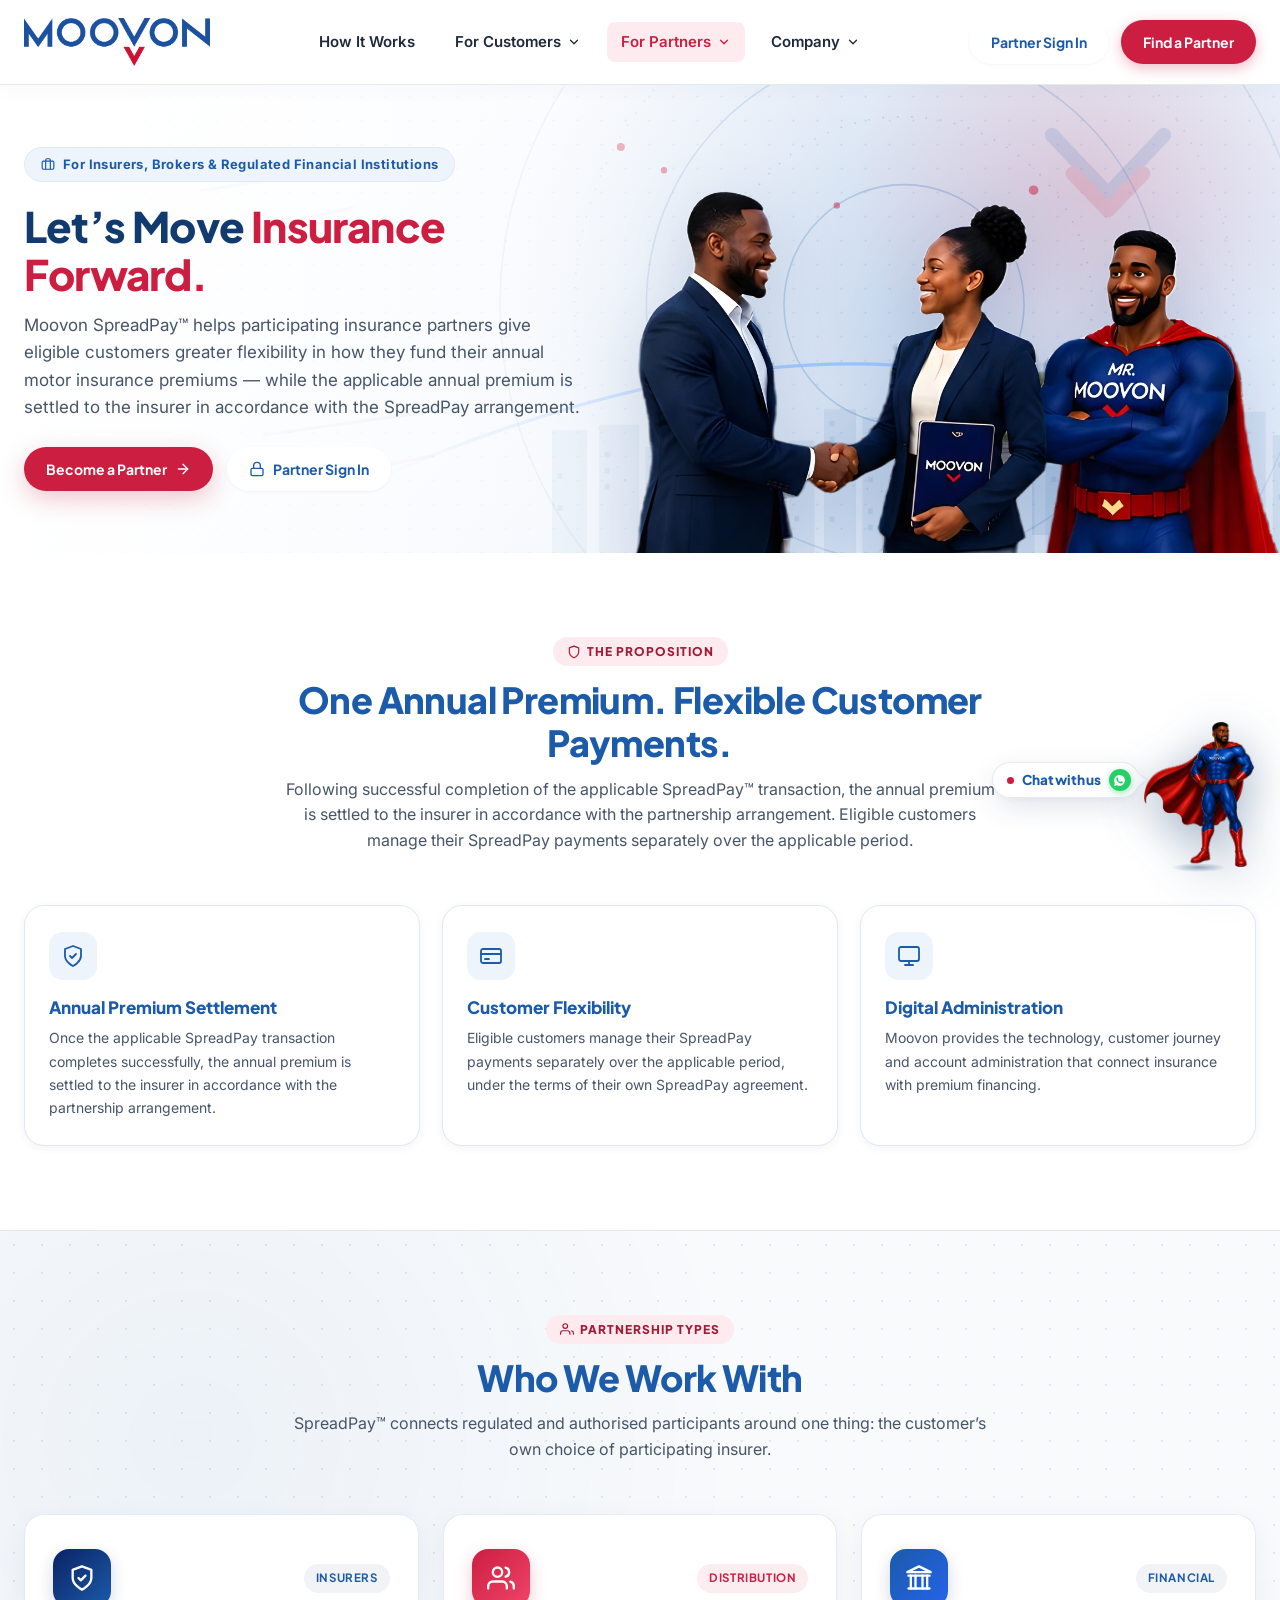
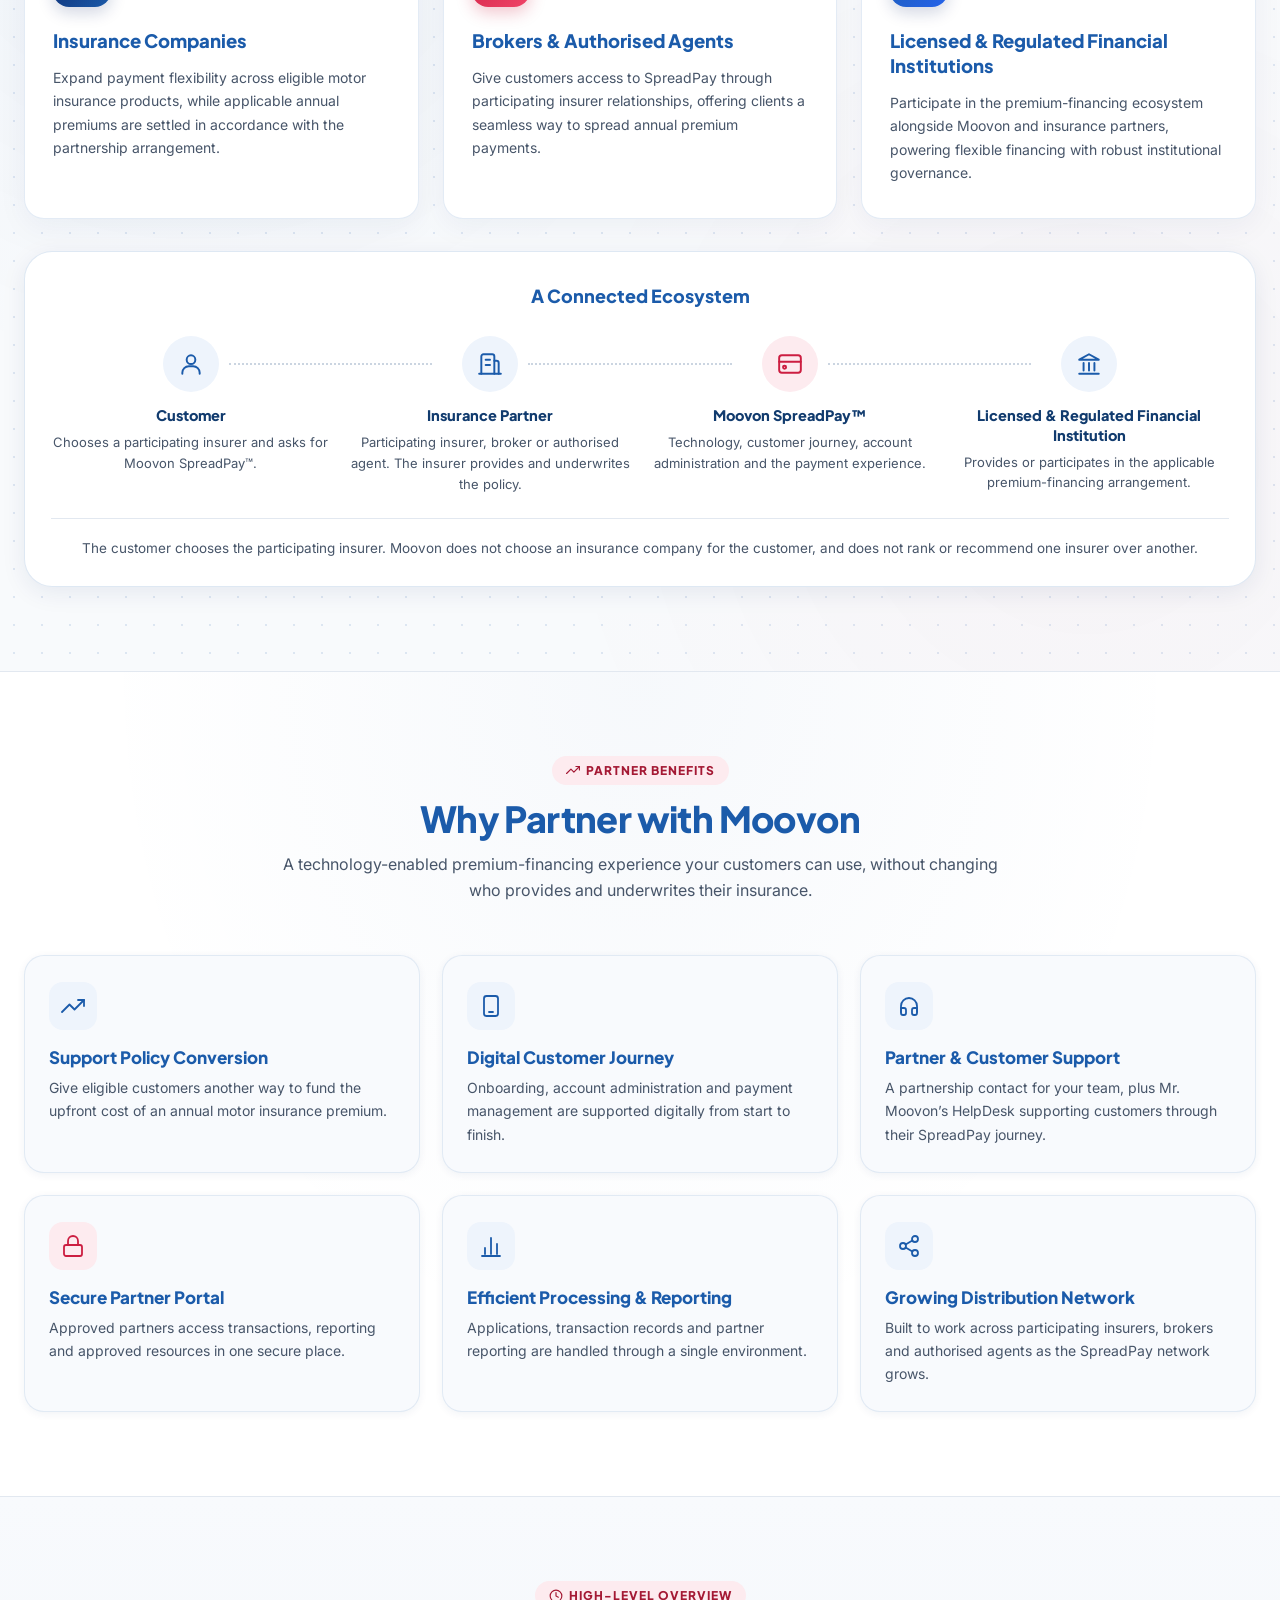
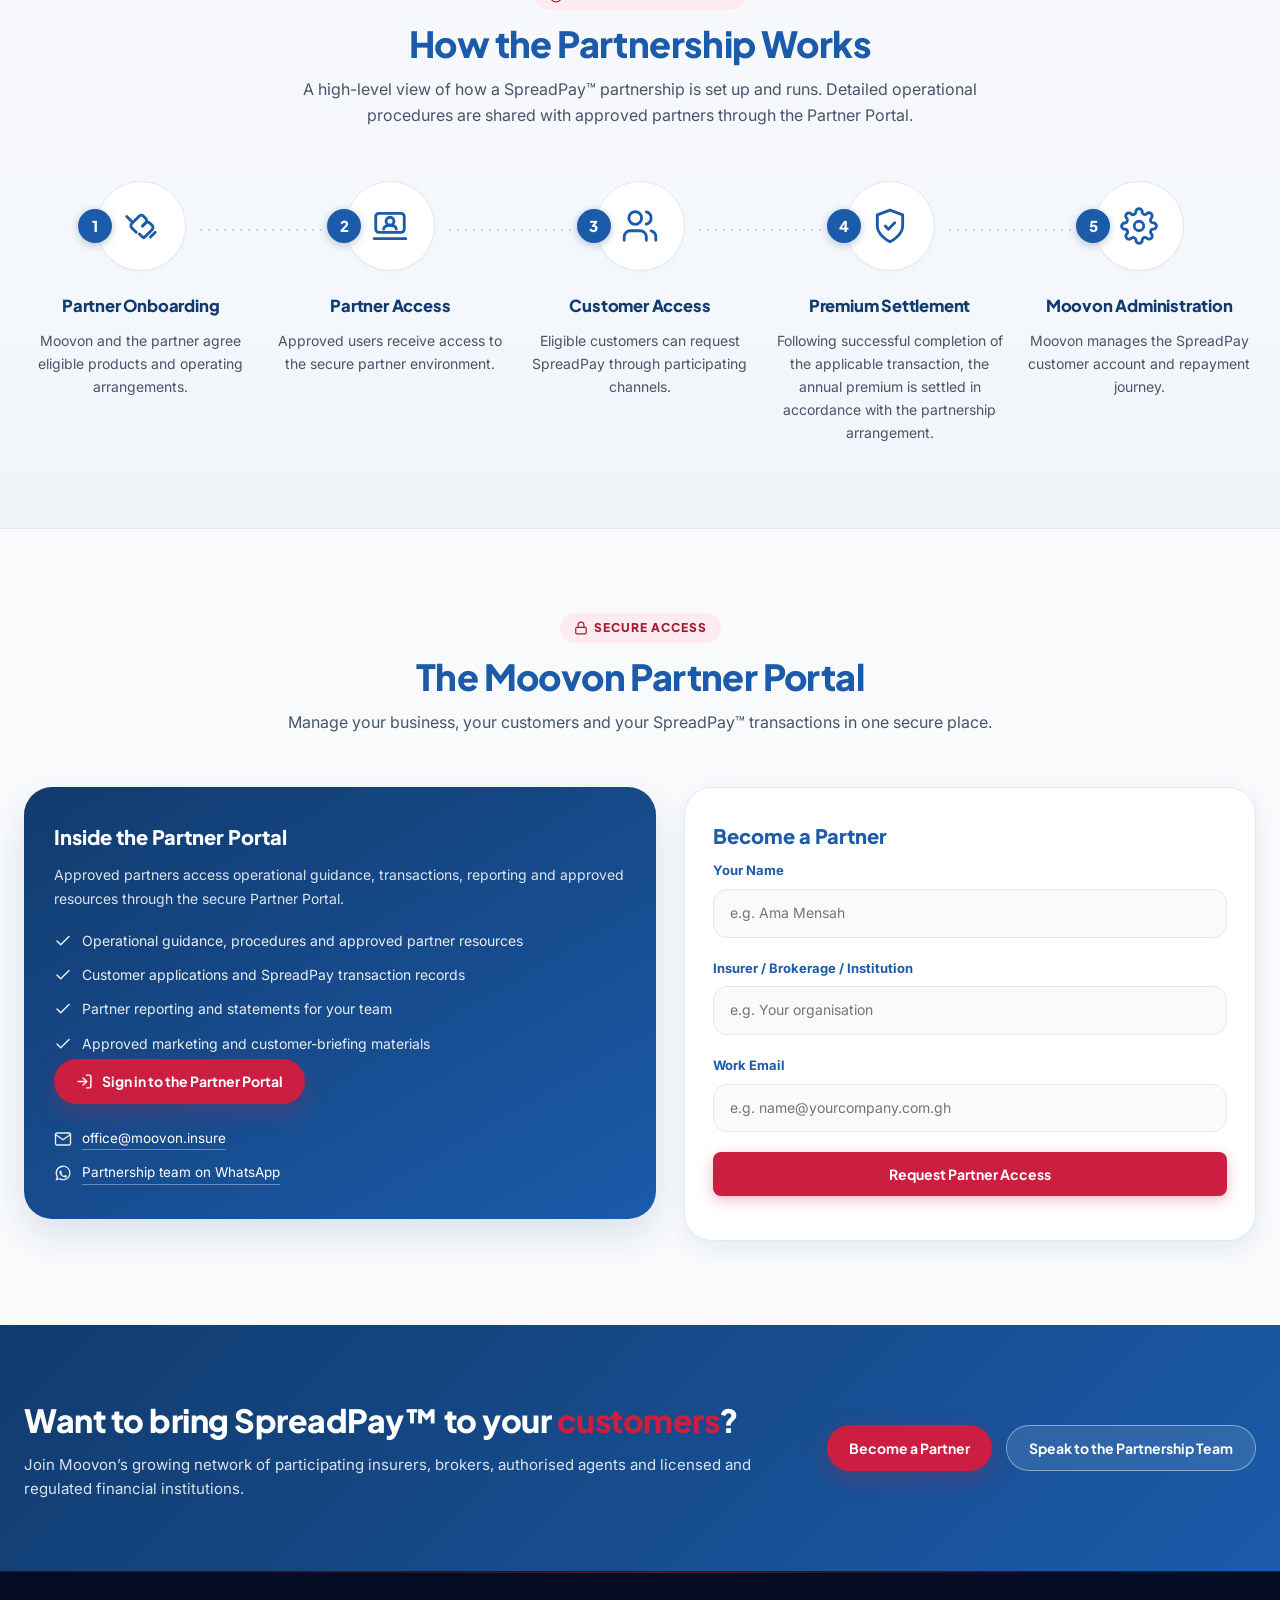
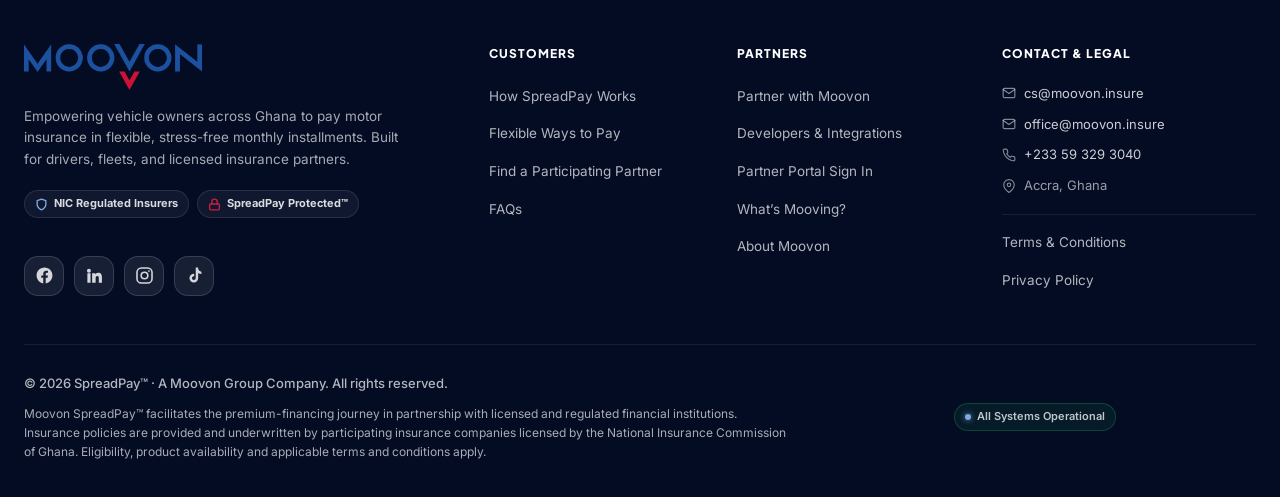
<file: for-partners.html>
<!DOCTYPE html>
<html lang="en">
<head>
  <meta charset="UTF-8">
  <meta name="viewport" content="width=device-width, initial-scale=1.0">
  <title>Partner with Moovon - MOOVON SpreadPay™</title>
  <meta name="description" content="Let's move insurance forward. Moovon SpreadPay™ works with insurance companies, brokers, authorised agents and licensed financial institutions.">
  <!-- Open Graph / Social Previews -->
  <meta property="og:type" content="website">
  <meta property="og:url" content="https://moovon.insure/for-partners">
  <meta property="og:site_name" content="Moovon SpreadPay">
  <meta property="og:locale" content="en_GH">
  <meta property="og:title" content="Partner with Moovon - MOOVON SpreadPay™">
  <meta property="og:description" content="Let's move insurance forward. Moovon SpreadPay™ works with insurance companies, brokers, authorised agents and licensed financial institutions.">
  <meta property="og:image" content="https://moovon.insure/assets/graphics/social_banner_exact.png">
  <meta name="twitter:card" content="summary_large_image">
  <meta name="twitter:image" content="https://moovon.insure/assets/graphics/social_banner_exact.png">
  
  <!-- Fonts & Stylesheet -->
  <link rel="preconnect" href="https://fonts.googleapis.com">
  <link rel="preconnect" href="https://fonts.gstatic.com" crossorigin>
  <link href="https://fonts.googleapis.com/css2?family=Inter:wght@400;500;600;700&family=Plus+Jakarta+Sans:wght@700;800;900&display=swap" rel="stylesheet">
  <link rel="icon" type="image/png" href="assets/brand/icon-trans.png">
  <link rel="canonical" href="https://moovon.insure/for-partners">
  <link rel="stylesheet" href="styles.css?v=2.5">
  <!-- Meta Pixel Code -->
  <script>
  !function(f,b,e,v,n,t,s)
  {if(f.fbq)return;n=f.fbq=function(){n.callMethod?
  n.callMethod.apply(n,arguments):n.queue.push(arguments)};
  if(!f._fbq)f._fbq=n;n.push=n;n.loaded=!0;n.version='2.0';
  n.queue=[];t=b.createElement(e);t.async=!0;
  t.src=v;s=b.getElementsByTagName(e)[0];
  s.parentNode.insertBefore(t,s)}(window,document,'script',
  'https://connect.facebook.net/en_US/fbevents.js');
  fbq('init', '1037910072177909'); 
  fbq('track', 'PageView');
  </script>
  <noscript>
  <img height="1" width="1" 
  src="https://www.facebook.com/tr?id=1037910072177909&ev=PageView&noscript=1"/>
  </noscript>
  <!-- End Meta Pixel Code -->
</head>
<body>
  <a class="skip-link" href="#main">Skip to main content</a>


  <!-- ==========================================================================
       Header & Sticky Glass Navigation (Uniform Across All Pages)
       ========================================================================== -->
  <header class="site-header" id="siteHeader">
    <div class="container nav-container">
      <a href="/" class="brand-logo-group" aria-label="Moovon SpreadPay Home">
        <img src="assets/brand/moovon_logo_main.png" alt="Moovon" class="brand-logo-img" width="2371" height="613">
      </a>

      <nav aria-label="Primary Navigation">
        <ul class="nav-menu">
          <li><a href="/how-it-works" class="nav-link">How It Works</a></li>
          <li class="nav-item-has-dropdown">
            <a href="/products" class="nav-link">
              For Customers
              <svg class="dropdown-arrow" viewBox="0 0 24 24" width="14" height="14" fill="none" stroke="currentColor" stroke-width="2.2" stroke-linecap="round" stroke-linejoin="round" aria-hidden="true" focusable="false"><polyline points="6 9 12 15 18 9"/></svg>
            </a>
            <div class="dropdown-menu">
              <a href="/partners" class="dropdown-item">
                <div class="dropdown-icon-box">
                  <svg width="18" height="18" viewBox="0 0 24 24" fill="none" stroke="currentColor" stroke-width="2" stroke-linecap="round" stroke-linejoin="round" aria-hidden="true" focusable="false"><path d="M17 21v-2a4 4 0 0 0-4-4H5a4 4 0 0 0-4 4v2"/><circle cx="9" cy="7" r="4"/><path d="M23 21v-2a4 4 0 0 0-3-3.87"/></svg>
                </div>
                <div>
                  <div class="dropdown-title">Participating Partners</div>
                  <div class="dropdown-desc">Choose your preferred insurer</div>
                </div>
              </a>
              <a href="/products" class="dropdown-item">
                <div class="dropdown-icon-box">
                  <svg width="18" height="18" viewBox="0 0 24 24" fill="none" stroke="currentColor" stroke-width="2" stroke-linecap="round" stroke-linejoin="round" aria-hidden="true" focusable="false"><path d="M12 22s8-4 8-10V5l-8-3-8 3v7c0 6 8 10 8 10z"/></svg>
                </div>
                <div>
                  <div class="dropdown-title">Flexible Ways to Pay</div>
                  <div class="dropdown-desc">Premium bands and payment periods</div>
                </div>
              </a>
              <a href="/faqs" class="dropdown-item">
                <div class="dropdown-icon-box">
                  <svg width="18" height="18" viewBox="0 0 24 24" fill="none" stroke="currentColor" stroke-width="2" stroke-linecap="round" stroke-linejoin="round" aria-hidden="true" focusable="false"><circle cx="12" cy="12" r="10"/><path d="M9.1 9a3 3 0 0 1 5.8 1c0 2-3 3-3 3"/><line x1="12" y1="17" x2="12" y2="17.01"/></svg>
                </div>
                <div>
                  <div class="dropdown-title">FAQs</div>
                  <div class="dropdown-desc">Answers about your SpreadPay journey</div>
                </div>
              </a>
            </div>
          </li>
          <li class="nav-item-has-dropdown">
            <a href="/for-partners" class="nav-link">
              For Partners
              <svg class="dropdown-arrow" viewBox="0 0 24 24" width="14" height="14" fill="none" stroke="currentColor" stroke-width="2.2" stroke-linecap="round" stroke-linejoin="round" aria-hidden="true" focusable="false"><polyline points="6 9 12 15 18 9"/></svg>
            </a>
            <div class="dropdown-menu">
              <a href="/for-partners" class="dropdown-item">
                <div class="dropdown-icon-box">
                  <svg width="18" height="18" viewBox="0 0 24 24" fill="none" stroke="currentColor" stroke-width="2" stroke-linecap="round" stroke-linejoin="round" aria-hidden="true" focusable="false"><path d="M14 2H6a2 2 0 0 0-2 2v16a2 2 0 0 0 2 2h12a2 2 0 0 0 2-2V8z"/><polyline points="14 2 14 8 20 8"/></svg>
                </div>
                <div>
                  <div class="dropdown-title">Partner with Moovon</div>
                  <div class="dropdown-desc">For insurers, brokers and agents</div>
                </div>
              </a>
              <a href="/developers" class="dropdown-item">
                <div class="dropdown-icon-box">
                  <svg width="18" height="18" viewBox="0 0 24 24" fill="none" stroke="currentColor" stroke-width="2" stroke-linecap="round" stroke-linejoin="round" aria-hidden="true" focusable="false"><polyline points="16 18 22 12 16 6"/><polyline points="8 6 2 12 8 18"/></svg>
                </div>
                <div>
                  <div class="dropdown-title">Developers & Integrations</div>
                  <div class="dropdown-desc">Secure partner APIs</div>
                </div>
              </a>
              <a href="https://console.moovon.insure/login" title="Sign in securely at console.moovon.insure" class="dropdown-item">
                <div class="dropdown-icon-box">
                  <svg width="18" height="18" viewBox="0 0 24 24" fill="none" stroke="currentColor" stroke-width="2" stroke-linecap="round" stroke-linejoin="round" aria-hidden="true" focusable="false"><rect x="3" y="11" width="18" height="11" rx="2" ry="2"/><path d="M7 11V7a5 5 0 0 1 10 0v4"/></svg>
                </div>
                <div>
                  <div class="dropdown-title">Partner Portal Sign In</div>
                  <div class="dropdown-desc">Approved partner access</div>
                </div>
              </a>
            </div>
          </li>
          <li class="nav-item-has-dropdown">
            <a href="/about" class="nav-link">
              Company
              <svg class="dropdown-arrow" viewBox="0 0 24 24" width="14" height="14" fill="none" stroke="currentColor" stroke-width="2.2" stroke-linecap="round" stroke-linejoin="round" aria-hidden="true" focusable="false"><polyline points="6 9 12 15 18 9"/></svg>
            </a>
            <div class="dropdown-menu">
              <a href="/about" class="dropdown-item">
                <div class="dropdown-icon-box">
                  <svg width="18" height="18" viewBox="0 0 24 24" fill="none" stroke="currentColor" stroke-width="2" stroke-linecap="round" stroke-linejoin="round" aria-hidden="true" focusable="false"><path d="M4 15s1-1 4-1 5 2 8 2 4-1 4-1V3s-1 1-4 1-5-2-8-2-4 1-4 1z"/><line x1="4" y1="22" x2="4" y2="15"/></svg>
                </div>
                <div>
                  <div class="dropdown-title">About Moovon</div>
                  <div class="dropdown-desc">Built in Ghana. Built for Africa.</div>
                </div>
              </a>
              <a href="/news" class="dropdown-item">
                <div class="dropdown-icon-box">
                  <svg width="18" height="18" viewBox="0 0 24 24" fill="none" stroke="currentColor" stroke-width="2" stroke-linecap="round" stroke-linejoin="round" aria-hidden="true" focusable="false"><path d="M4 22h16a2 2 0 0 0 2-2V4a2 2 0 0 0-2-2H8a2 2 0 0 0-2 2v16a2 2 0 0 1-2 2Zm0 0a2 2 0 0 1-2-2v-9h4"/><path d="M10 6h8M10 10h8M10 14h5"/></svg>
                </div>
                <div>
                  <div class="dropdown-title">What's Mooving?</div>
                  <div class="dropdown-desc">News, partners and industry updates</div>
                </div>
              </a>
              <a href="/contact" class="dropdown-item">
                <div class="dropdown-icon-box">
                  <svg width="18" height="18" viewBox="0 0 24 24" fill="none" stroke="currentColor" stroke-width="2" stroke-linecap="round" stroke-linejoin="round" aria-hidden="true" focusable="false"><rect x="2" y="4" width="20" height="16" rx="2"/><path d="m22 6-10 7L2 6"/></svg>
                </div>
                <div>
                  <div class="dropdown-title">Contact Moovon</div>
                  <div class="dropdown-desc">Mr. Moovon's HelpDesk</div>
                </div>
              </a>
            </div>
          </li>
        </ul>
      </nav>

      <div class="nav-actions">
        <a href="https://console.moovon.insure/login" title="Sign in securely at console.moovon.insure" class="btn btn-signin">Partner Sign In</a>
        <button onclick="openPartnerModal()" class="btn btn-find-partner">Find a Partner</button>
      </div>

      <button class="mobile-toggle" aria-label="Toggle navigation">
        <svg width="24" height="24" viewBox="0 0 24 24" fill="none" stroke="#1B5BAA" stroke-width="2" stroke-linecap="round" stroke-linejoin="round"><line x1="3" y1="12" x2="21" y2="12"/><line x1="3" y1="6" x2="21" y2="6"/><line x1="3" y1="18" x2="21" y2="18"/></svg>
      </button>
    </div>
  </header>

  <main id="main">

  <!-- ==========================================================================
       Hero — Let's Move Insurance Forward.
       ========================================================================== -->
  <section class="page-hero scene-hero scene-hero--cutout for-partners-hero">
    <div class="scene-hero-figure">
      <img src="assets/graphics/hero/for-partners.webp" width="1200" height="671" fetchpriority="high"
           alt="Mr. Moovon beside two business partners shaking hands, with the Accra skyline behind them.">
    </div>
    <div class="container">
      <div class="scene-hero-copy for-partners-hero-copy">
        <div class="page-hero-badge">
          <svg width="14" height="14" viewBox="0 0 24 24" fill="none" stroke="currentColor" stroke-width="2" stroke-linecap="round" stroke-linejoin="round" aria-hidden="true" focusable="false"><rect x="2" y="7" width="20" height="14" rx="2"/><path d="M16 21V5a2 2 0 0 0-2-2h-4a2 2 0 0 0-2 2v16"/></svg>
          For Insurers, Brokers &amp; Regulated Financial Institutions
        </div>
        <h1 class="page-hero-title">Let&rsquo;s Move <span>Insurance Forward.</span></h1>
        <p class="page-hero-subtitle">Moovon SpreadPay&trade; helps participating insurance partners give eligible customers greater flexibility in how they fund their annual motor insurance premiums &mdash; while the applicable annual premium is settled to the insurer in accordance with the SpreadPay arrangement.</p>

        <div class="for-partners-hero-cta">
          <a href="#portal" class="btn btn-primary">
            Become a Partner
            <svg width="16" height="16" viewBox="0 0 24 24" fill="none" stroke="currentColor" stroke-width="2" stroke-linecap="round" stroke-linejoin="round" aria-hidden="true" focusable="false"><line x1="5" y1="12" x2="19" y2="12"/><polyline points="12 5 19 12 12 19"/></svg>
          </a>
          <a href="https://console.moovon.insure/login" title="Sign in securely at console.moovon.insure" class="btn btn-signin">
            <svg width="16" height="16" viewBox="0 0 24 24" fill="none" stroke="currentColor" stroke-width="2" stroke-linecap="round" stroke-linejoin="round" aria-hidden="true" focusable="false"><rect x="3" y="11" width="18" height="11" rx="2"/><path d="M7 11V7a5 5 0 0 1 10 0v4"/></svg>
            Partner Sign In
          </a>
        </div>
      </div>

    </div>
  </section>

  <!-- ==========================================================================
       Core Proposition — One Annual Premium. Flexible Customer Payments.
       ========================================================================== -->
  <section class="for-partners-section for-partners-proposition-section">
    <div class="container">
      <div class="section-header">
        <span class="section-tag">
          <svg width="14" height="14" viewBox="0 0 24 24" fill="none" stroke="currentColor" stroke-width="2" stroke-linecap="round" stroke-linejoin="round" aria-hidden="true" focusable="false"><path d="M12 22s8-4 8-10V5l-8-3-8 3v7c0 6 8 10 8 10z"/></svg>
          The Proposition
        </span>
        <h2 class="section-title">One Annual Premium. Flexible Customer Payments.</h2>
        <p class="section-subtitle">Following successful completion of the applicable SpreadPay&trade; transaction, the annual premium is settled to the insurer in accordance with the partnership arrangement. Eligible customers manage their SpreadPay payments separately over the applicable period.</p>
      </div>

      <div class="for-partners-grid-3">
        <div class="for-partners-card">
          <span class="for-partners-icon" aria-hidden="true">
            <svg viewBox="0 0 24 24" fill="none" stroke="currentColor" stroke-width="1.8" stroke-linecap="round" stroke-linejoin="round" focusable="false"><path d="M12 22s8-4 8-10V5l-8-3-8 3v7c0 6 8 10 8 10z"/><polyline points="9 12 11 14 15 10"/></svg>
          </span>
          <h3 class="for-partners-card-title">Annual Premium Settlement</h3>
          <p class="for-partners-card-text">Once the applicable SpreadPay transaction completes successfully, the annual premium is settled to the insurer in accordance with the partnership arrangement.</p>
        </div>

        <div class="for-partners-card">
          <span class="for-partners-icon" aria-hidden="true">
            <svg viewBox="0 0 24 24" fill="none" stroke="currentColor" stroke-width="1.8" stroke-linecap="round" stroke-linejoin="round" focusable="false"><rect x="2" y="5" width="20" height="14" rx="2"/><line x1="2" y1="10" x2="22" y2="10"/><line x1="6" y1="15" x2="10" y2="15"/></svg>
          </span>
          <h3 class="for-partners-card-title">Customer Flexibility</h3>
          <p class="for-partners-card-text">Eligible customers manage their SpreadPay payments separately over the applicable period, under the terms of their own SpreadPay agreement.</p>
        </div>

        <div class="for-partners-card">
          <span class="for-partners-icon" aria-hidden="true">
            <svg viewBox="0 0 24 24" fill="none" stroke="currentColor" stroke-width="1.8" stroke-linecap="round" stroke-linejoin="round" focusable="false"><rect x="2" y="3" width="20" height="14" rx="2"/><line x1="8" y1="21" x2="16" y2="21"/><line x1="12" y1="17" x2="12" y2="21"/></svg>
          </span>
          <h3 class="for-partners-card-title">Digital Administration</h3>
          <p class="for-partners-card-text">Moovon provides the technology, customer journey and account administration that connect insurance with premium financing.</p>
        </div>
      </div>
    </div>
  </section>

  <!-- ==========================================================================
       Who We Work With
       ========================================================================== -->
  <section class="for-partners-section for-partners-types-section">
    <div class="container">
      <div class="section-header">
        <span class="section-tag">
          <svg width="14" height="14" viewBox="0 0 24 24" fill="none" stroke="currentColor" stroke-width="2" stroke-linecap="round" stroke-linejoin="round" aria-hidden="true" focusable="false"><path d="M17 21v-2a4 4 0 0 0-4-4H5a4 4 0 0 0-4 4v2"/><circle cx="9" cy="7" r="4"/><path d="M23 21v-2a4 4 0 0 0-3-3.87"/></svg>
          Partnership Types
        </span>
        <h2 class="section-title">Who We Work With</h2>
        <p class="section-subtitle">SpreadPay&trade; connects regulated and authorised participants around one thing: the customer&rsquo;s own choice of participating insurer.</p>
      </div>

      <div class="for-partners-grid-3 partner-types-grid">
        <div class="partner-type-card partner-type-card--navy">
          <div class="partner-type-header">
            <span class="partner-type-badge partner-type-badge--navy" aria-hidden="true">
              <svg viewBox="0 0 24 24" fill="none" stroke="currentColor" stroke-width="2" stroke-linecap="round" stroke-linejoin="round"><path d="M12 22s8-4 8-10V5l-8-3-8 3v7c0 6 8 10 8 10z"/><polyline points="9 12 11 14 15 10"/></svg>
            </span>
            <span class="partner-type-pill">Insurers</span>
          </div>
          <h3 class="partner-type-title">Insurance Companies</h3>
          <p class="partner-type-desc">Expand payment flexibility across eligible motor insurance products, while applicable annual premiums are settled in accordance with the partnership arrangement.</p>
        </div>

        <div class="partner-type-card partner-type-card--red">
          <div class="partner-type-header">
            <span class="partner-type-badge partner-type-badge--red" aria-hidden="true">
              <svg viewBox="0 0 24 24" fill="none" stroke="currentColor" stroke-width="2" stroke-linecap="round" stroke-linejoin="round"><path d="M17 21v-2a4 4 0 0 0-4-4H5a4 4 0 0 0-4 4v2"/><circle cx="9" cy="7" r="4"/><path d="M23 21v-2a4 4 0 0 0-3-3.87"/><path d="M16 3.13a4 4 0 0 1 0 7.75"/></svg>
            </span>
            <span class="partner-type-pill">Distribution</span>
          </div>
          <h3 class="partner-type-title">Brokers &amp; Authorised Agents</h3>
          <p class="partner-type-desc">Give customers access to SpreadPay through participating insurer relationships, offering clients a seamless way to spread annual premium payments.</p>
        </div>

        <div class="partner-type-card partner-type-card--blue">
          <div class="partner-type-header">
            <span class="partner-type-badge partner-type-badge--blue" aria-hidden="true">
              <svg viewBox="0 0 24 24" fill="none" stroke="currentColor" stroke-width="2" stroke-linecap="round" stroke-linejoin="round"><path d="M3 21h18"/><path d="M3 10h18"/><path d="M5 10v11"/><path d="M19 10v11"/><path d="M9 10v11"/><path d="M15 10v11"/><path d="M12 2L2 7h20L12 2z"/></svg>
            </span>
            <span class="partner-type-pill">Financial</span>
          </div>
          <h3 class="partner-type-title">Licensed &amp; Regulated Financial Institutions</h3>
          <p class="partner-type-desc">Participate in the premium-financing ecosystem alongside Moovon and insurance partners, powering flexible financing with robust institutional governance.</p>
        </div>
      </div>

      <!-- Four-party ecosystem -->
      <div class="for-partners-eco">
        <h3 class="for-partners-eco-title">A Connected Ecosystem</h3>
        <ol class="for-partners-eco-row">
          <li class="for-partners-eco-node">
            <span class="for-partners-eco-icon" aria-hidden="true">
              <svg viewBox="0 0 24 24" fill="none" stroke="currentColor" stroke-width="1.8" stroke-linecap="round" stroke-linejoin="round" focusable="false"><circle cx="12" cy="8" r="4"/><path d="M4 21v-1a6 6 0 0 1 6-6h4a6 6 0 0 1 6 6v1"/></svg>
            </span>
            <h4 class="for-partners-eco-name">Customer</h4>
            <p class="for-partners-eco-text">Chooses a participating insurer and asks for Moovon SpreadPay&trade;.</p>
          </li>
          <li class="for-partners-eco-node">
            <span class="for-partners-eco-icon" aria-hidden="true">
              <svg viewBox="0 0 24 24" fill="none" stroke="currentColor" stroke-width="1.8" stroke-linecap="round" stroke-linejoin="round" focusable="false"><path d="M4 21V5a2 2 0 0 1 2-2h8a2 2 0 0 1 2 2v16"/><path d="M16 9h2a2 2 0 0 1 2 2v10"/><line x1="2" y1="21" x2="22" y2="21"/><line x1="8" y1="8" x2="12" y2="8"/><line x1="8" y1="13" x2="12" y2="13"/></svg>
            </span>
            <h4 class="for-partners-eco-name">Insurance Partner</h4>
            <p class="for-partners-eco-text">Participating insurer, broker or authorised agent. The insurer provides and underwrites the policy.</p>
          </li>
          <li class="for-partners-eco-node">
            <span class="for-partners-eco-icon for-partners-eco-icon-red" aria-hidden="true">
              <svg viewBox="0 0 24 24" fill="none" stroke="currentColor" stroke-width="1.8" stroke-linecap="round" stroke-linejoin="round" focusable="false"><rect x="2" y="4" width="20" height="16" rx="2.5"/><path d="M2 10h20"/><circle cx="7" cy="15" r="1.4"/></svg>
            </span>
            <h4 class="for-partners-eco-name">Moovon SpreadPay&trade;</h4>
            <p class="for-partners-eco-text">Technology, customer journey, account administration and the payment experience.</p>
          </li>
          <li class="for-partners-eco-node">
            <span class="for-partners-eco-icon" aria-hidden="true">
              <svg viewBox="0 0 24 24" fill="none" stroke="currentColor" stroke-width="1.8" stroke-linecap="round" stroke-linejoin="round" focusable="false"><path d="M12 3 3 8h18l-9-5z"/><line x1="3" y1="21" x2="21" y2="21"/><line x1="7" y1="11" x2="7" y2="18"/><line x1="12" y1="11" x2="12" y2="18"/><line x1="17" y1="11" x2="17" y2="18"/></svg>
            </span>
            <h4 class="for-partners-eco-name">Licensed &amp; Regulated Financial Institution</h4>
            <p class="for-partners-eco-text">Provides or participates in the applicable premium-financing arrangement.</p>
          </li>
        </ol>
        <p class="for-partners-eco-note">The customer chooses the participating insurer. Moovon does not choose an insurance company for the customer, and does not rank or recommend one insurer over another.</p>
      </div>
    </div>
  </section>

  <!-- ==========================================================================
       Why Partner with Moovon (Partner Benefits)
       ========================================================================== -->
  <section class="for-partners-section for-partners-benefits-section">
    <div class="container">
      <div class="section-header">
        <span class="section-tag">
          <svg width="14" height="14" viewBox="0 0 24 24" fill="none" stroke="currentColor" stroke-width="2" stroke-linecap="round" stroke-linejoin="round" aria-hidden="true" focusable="false"><polyline points="23 6 13.5 15.5 8.5 10.5 1 18"/><polyline points="17 6 23 6 23 12"/></svg>
          Partner Benefits
        </span>
        <h2 class="section-title">Why Partner with Moovon</h2>
        <p class="section-subtitle">A technology-enabled premium-financing experience your customers can use, without changing who provides and underwrites their insurance.</p>
      </div>

      <div class="for-partners-grid-3">
        <div class="for-partners-card">
          <span class="for-partners-icon" aria-hidden="true">
            <svg viewBox="0 0 24 24" fill="none" stroke="currentColor" stroke-width="1.8" stroke-linecap="round" stroke-linejoin="round" focusable="false"><polyline points="23 6 13.5 15.5 8.5 10.5 1 18"/><polyline points="17 6 23 6 23 12"/></svg>
          </span>
          <h3 class="for-partners-card-title">Support Policy Conversion</h3>
          <p class="for-partners-card-text">Give eligible customers another way to fund the upfront cost of an annual motor insurance premium.</p>
        </div>

        <div class="for-partners-card">
          <span class="for-partners-icon" aria-hidden="true">
            <svg viewBox="0 0 24 24" fill="none" stroke="currentColor" stroke-width="1.8" stroke-linecap="round" stroke-linejoin="round" focusable="false"><rect x="5" y="2" width="14" height="20" rx="2.5"/><line x1="10" y1="18" x2="14" y2="18"/></svg>
          </span>
          <h3 class="for-partners-card-title">Digital Customer Journey</h3>
          <p class="for-partners-card-text">Onboarding, account administration and payment management are supported digitally from start to finish.</p>
        </div>

        <div class="for-partners-card">
          <span class="for-partners-icon" aria-hidden="true">
            <svg viewBox="0 0 24 24" fill="none" stroke="currentColor" stroke-width="1.8" stroke-linecap="round" stroke-linejoin="round" focusable="false"><path d="M4 18v-6a8 8 0 0 1 16 0v6"/><path d="M20 19a2 2 0 0 1-2 2h-1a2 2 0 0 1-2-2v-3a2 2 0 0 1 2-2h3z"/><path d="M4 19a2 2 0 0 0 2 2h1a2 2 0 0 0 2-2v-3a2 2 0 0 0-2-2H4z"/></svg>
          </span>
          <h3 class="for-partners-card-title">Partner &amp; Customer Support</h3>
          <p class="for-partners-card-text">A partnership contact for your team, plus Mr. Moovon&rsquo;s HelpDesk supporting customers through their SpreadPay journey.</p>
        </div>

        <div class="for-partners-card">
          <span class="for-partners-icon for-partners-icon-red" aria-hidden="true">
            <svg viewBox="0 0 24 24" fill="none" stroke="currentColor" stroke-width="1.8" stroke-linecap="round" stroke-linejoin="round" focusable="false"><rect x="3" y="11" width="18" height="11" rx="2"/><path d="M7 11V7a5 5 0 0 1 10 0v4"/></svg>
          </span>
          <h3 class="for-partners-card-title">Secure Partner Portal</h3>
          <p class="for-partners-card-text">Approved partners access transactions, reporting and approved resources in one secure place.</p>
        </div>

        <div class="for-partners-card">
          <span class="for-partners-icon" aria-hidden="true">
            <svg viewBox="0 0 24 24" fill="none" stroke="currentColor" stroke-width="1.8" stroke-linecap="round" stroke-linejoin="round" focusable="false"><line x1="18" y1="20" x2="18" y2="10"/><line x1="12" y1="20" x2="12" y2="4"/><line x1="6" y1="20" x2="6" y2="14"/><line x1="3" y1="22" x2="21" y2="22"/></svg>
          </span>
          <h3 class="for-partners-card-title">Efficient Processing &amp; Reporting</h3>
          <p class="for-partners-card-text">Applications, transaction records and partner reporting are handled through a single environment.</p>
        </div>

        <div class="for-partners-card">
          <span class="for-partners-icon" aria-hidden="true">
            <svg viewBox="0 0 24 24" fill="none" stroke="currentColor" stroke-width="1.8" stroke-linecap="round" stroke-linejoin="round" focusable="false"><circle cx="18" cy="5" r="3"/><circle cx="6" cy="12" r="3"/><circle cx="18" cy="19" r="3"/><line x1="8.6" y1="13.5" x2="15.4" y2="17.5"/><line x1="15.4" y1="6.5" x2="8.6" y2="10.5"/></svg>
          </span>
          <h3 class="for-partners-card-title">Growing Distribution Network</h3>
          <p class="for-partners-card-text">Built to work across participating insurers, brokers and authorised agents as the SpreadPay network grows.</p>
        </div>
      </div>
    </div>
  </section>

  <!-- ==========================================================================
       How the Partnership Works — high level only (R6)
       ========================================================================== -->
  <section class="for-partners-section for-partners-steps-section for-partners-steps">
    <div class="container">
      <div class="section-header">
        <span class="section-tag">
          <svg width="14" height="14" viewBox="0 0 24 24" fill="none" stroke="currentColor" stroke-width="2" stroke-linecap="round" stroke-linejoin="round" aria-hidden="true" focusable="false"><circle cx="12" cy="12" r="10"/><polyline points="12 6 12 12 16 14"/></svg>
          High-Level Overview
        </span>
        <h2 class="section-title">How the Partnership Works</h2>
        <p class="section-subtitle">A high-level view of how a SpreadPay&trade; partnership is set up and runs. Detailed operational procedures are shared with approved partners through the Partner Portal.</p>
      </div>

      <ol class="hiw-flow">
        <li class="hiw-step">
          <div class="hiw-step-mark">
            <span class="hiw-step-num">1</span>
            <span class="hiw-step-icon">
              <svg viewBox="0 0 24 24" fill="none" stroke="currentColor" stroke-width="1.8" stroke-linecap="round" stroke-linejoin="round" aria-hidden="true" focusable="false"><path d="m11 17 2 2a1 1 0 0 0 1.4 0l4.6-4.6a2 2 0 0 0 0-2.8l-1.4-1.4a2 2 0 0 0-2.8 0L13 12"/><path d="m13 12 2-2a2 2 0 0 0 0-2.8l-1.4-1.4a2 2 0 0 0-2.8 0L6.2 10.4a2 2 0 0 0 0 2.8L9 16"/><path d="m18 19 3-3"/><path d="m3 6 3 3"/></svg>
            </span>
          </div>
          <h3 class="hiw-step-title">Partner Onboarding</h3>
          <p class="hiw-step-desc">Moovon and the partner agree eligible products and operating arrangements.</p>
        </li>

        <li class="hiw-step">
          <div class="hiw-step-mark">
            <span class="hiw-step-num">2</span>
            <span class="hiw-step-icon">
              <svg viewBox="0 0 24 24" fill="none" stroke="currentColor" stroke-width="1.8" stroke-linecap="round" stroke-linejoin="round" aria-hidden="true" focusable="false"><rect x="3" y="4" width="18" height="12" rx="2"/><circle cx="12" cy="9" r="2.5"/><path d="M8 14c0-1.5 1.8-2.5 4-2.5s4 1 4 2.5"/><line x1="2" y1="20" x2="22" y2="20"/></svg>
            </span>
          </div>
          <h3 class="hiw-step-title">Partner Access</h3>
          <p class="hiw-step-desc">Approved users receive access to the secure partner environment.</p>
        </li>

        <li class="hiw-step">
          <div class="hiw-step-mark">
            <span class="hiw-step-num">3</span>
            <span class="hiw-step-icon">
              <svg viewBox="0 0 24 24" fill="none" stroke="currentColor" stroke-width="1.8" stroke-linecap="round" stroke-linejoin="round" aria-hidden="true" focusable="false"><circle cx="9" cy="7" r="4"/><path d="M2 21v-2a4 4 0 0 1 4-4h6a4 4 0 0 1 4 4v2"/><path d="M16 3.13a4 4 0 0 1 0 7.75"/><path d="M22 21v-2a4 4 0 0 0-3-3.87"/></svg>
            </span>
          </div>
          <h3 class="hiw-step-title">Customer Access</h3>
          <p class="hiw-step-desc">Eligible customers can request SpreadPay through participating channels.</p>
        </li>

        <li class="hiw-step">
          <div class="hiw-step-mark">
            <span class="hiw-step-num">4</span>
            <span class="hiw-step-icon">
              <svg viewBox="0 0 24 24" fill="none" stroke="currentColor" stroke-width="1.8" stroke-linecap="round" stroke-linejoin="round" aria-hidden="true" focusable="false"><path d="M12 22s8-4 8-10V5l-8-3-8 3v7c0 6 8 10 8 10z"/><polyline points="9 12 11 14 15 10"/></svg>
            </span>
          </div>
          <h3 class="hiw-step-title">Premium Settlement</h3>
          <p class="hiw-step-desc">Following successful completion of the applicable transaction, the annual premium is settled in accordance with the partnership arrangement.</p>
        </li>

        <li class="hiw-step">
          <div class="hiw-step-mark">
            <span class="hiw-step-num">5</span>
            <span class="hiw-step-icon">
              <svg viewBox="0 0 24 24" fill="none" stroke="currentColor" stroke-width="1.8" stroke-linecap="round" stroke-linejoin="round" aria-hidden="true" focusable="false"><circle cx="12" cy="12" r="3"/><path d="M19.4 15a1.65 1.65 0 0 0 .33 1.82l.06.06a2 2 0 0 1 0 2.83 2 2 0 0 1-2.83 0l-.06-.06a1.65 1.65 0 0 0-1.82-.33 1.65 1.65 0 0 0-1 1.51V21a2 2 0 0 1-2 2 2 2 0 0 1-2-2v-.09A1.65 1.65 0 0 0 9 19.4a1.65 1.65 0 0 0-1.82.33l-.06.06a2 2 0 0 1-2.83 0 2 2 0 0 1 0-2.83l.06-.06a1.65 1.65 0 0 0 .33-1.82 1.65 1.65 0 0 0-1.51-1H3a2 2 0 0 1-2-2 2 2 0 0 1 2-2h.09A1.65 1.65 0 0 0 4.6 9a1.65 1.65 0 0 0-.33-1.82l-.06-.06a2 2 0 0 1 0-2.83 2 2 0 0 1 2.83 0l.06.06a1.65 1.65 0 0 0 1.82.33H9a1.65 1.65 0 0 0 1-1.51V3a2 2 0 0 1 2-2 2 2 0 0 1 2 2v.09a1.65 1.65 0 0 0 1 1.51 1.65 1.65 0 0 0 1.82-.33l.06-.06a2 2 0 0 1 2.83 0 2 2 0 0 1 0 2.83l-.06.06a1.65 1.65 0 0 0-.33 1.82V9a1.65 1.65 0 0 0 1.51 1H21a2 2 0 0 1 2 2 2 2 0 0 1-2 2h-.09a1.65 1.65 0 0 0-1.51 1z"/></svg>
            </span>
          </div>
          <h3 class="hiw-step-title">Moovon Administration</h3>
          <p class="hiw-step-desc">Moovon manages the SpreadPay customer account and repayment journey.</p>
        </li>
      </ol>
    </div>
  </section>

  <!-- ==========================================================================
       Partner Portal — secure access + request access form (script.js binds #portalAccessForm)
       ========================================================================== -->
  <section class="for-partners-section for-partners-portal-section" id="partner-portal">
    <div class="container">
      <div class="section-header">
        <span class="section-tag">
          <svg width="14" height="14" viewBox="0 0 24 24" fill="none" stroke="currentColor" stroke-width="2" stroke-linecap="round" stroke-linejoin="round" aria-hidden="true" focusable="false"><rect x="3" y="11" width="18" height="11" rx="2"/><path d="M7 11V7a5 5 0 0 1 10 0v4"/></svg>
          Secure Access
        </span>
        <h2 class="section-title">The Moovon Partner Portal</h2>
        <p class="section-subtitle">Manage your business, your customers and your SpreadPay&trade; transactions in one secure place.</p>
      </div>

      <div class="for-partners-portal-grid">
        <div class="for-partners-portal-card">
          <h3 class="for-partners-portal-title">Inside the Partner Portal</h3>
          <p class="for-partners-portal-lead">Approved partners access operational guidance, transactions, reporting and approved resources through the secure Partner Portal.</p>
          <ul class="for-partners-portal-list">
            <li>
              <svg viewBox="0 0 24 24" fill="none" stroke="currentColor" stroke-width="2" stroke-linecap="round" stroke-linejoin="round" aria-hidden="true" focusable="false"><polyline points="20 6 9 17 4 12"/></svg>
              <span>Operational guidance, procedures and approved partner resources</span>
            </li>
            <li>
              <svg viewBox="0 0 24 24" fill="none" stroke="currentColor" stroke-width="2" stroke-linecap="round" stroke-linejoin="round" aria-hidden="true" focusable="false"><polyline points="20 6 9 17 4 12"/></svg>
              <span>Customer applications and SpreadPay transaction records</span>
            </li>
            <li>
              <svg viewBox="0 0 24 24" fill="none" stroke="currentColor" stroke-width="2" stroke-linecap="round" stroke-linejoin="round" aria-hidden="true" focusable="false"><polyline points="20 6 9 17 4 12"/></svg>
              <span>Partner reporting and statements for your team</span>
            </li>
            <li>
              <svg viewBox="0 0 24 24" fill="none" stroke="currentColor" stroke-width="2" stroke-linecap="round" stroke-linejoin="round" aria-hidden="true" focusable="false"><polyline points="20 6 9 17 4 12"/></svg>
              <span>Approved marketing and customer-briefing materials</span>
            </li>
          </ul>

          <a href="https://console.moovon.insure/login" title="Sign in securely at console.moovon.insure" class="btn btn-primary for-partners-portal-signin">
            <svg width="17" height="17" viewBox="0 0 24 24" fill="none" stroke="currentColor" stroke-width="2" stroke-linecap="round" stroke-linejoin="round" aria-hidden="true" focusable="false"><path d="M15 3h4a2 2 0 0 1 2 2v14a2 2 0 0 1-2 2h-4"/><polyline points="10 17 15 12 10 7"/><line x1="15" y1="12" x2="3" y2="12"/></svg>
            Sign in to the Partner Portal
          </a>

          <ul class="for-partners-portal-contact">
            <li>
              <svg viewBox="0 0 24 24" fill="none" stroke="currentColor" stroke-width="1.8" stroke-linecap="round" stroke-linejoin="round" aria-hidden="true" focusable="false"><path d="M4 4h16c1.1 0 2 .9 2 2v12c0 1.1-.9 2-2 2H4c-1.1 0-2-.9-2-2V6c0-1.1.9-2 2-2z"/><polyline points="22,6 12,13 2,6"/></svg>
              <a href="mailto:office@moovon.insure">office@moovon.insure</a>
            </li>
            <li>
              <svg viewBox="0 0 24 24" width="18" height="18" fill="currentColor" aria-hidden="true" focusable="false"><path d="M12.04 2c-5.46 0-9.91 4.45-9.91 9.91 0 1.75.46 3.45 1.32 4.95L2.05 22l5.25-1.38c1.45.79 3.08 1.21 4.74 1.21h.01c5.46 0 9.91-4.45 9.91-9.91 0-2.65-1.03-5.14-2.9-7.01A9.816 9.816 0 0 0 12.04 2m.01 1.67c2.2 0 4.26.86 5.82 2.42a8.225 8.225 0 0 1 2.41 5.83c0 4.54-3.7 8.24-8.24 8.24-.01 0-.01 0 0 0-1.42 0-2.82-.37-4.06-1.08l-.29-.17-3.02.79.81-2.95-.19-.3a8.19 8.19 0 0 1-1.26-4.36c0-4.54 3.7-8.24 8.24-8.24m4.53 11.53c-.25-.13-1.47-.73-1.7-.81-.23-.08-.39-.13-.56.13-.17.25-.64.81-.79.97-.14.17-.29.19-.54.06-.25-.13-1.05-.39-2-1.23-.74-.66-1.24-1.48-1.38-1.73-.15-.25-.02-.38.11-.51.11-.11.25-.29.37-.44.13-.14.17-.25.25-.42.08-.17.04-.31-.02-.44-.06-.13-.56-1.35-.77-1.85-.2-.49-.41-.42-.56-.43h-.48c-.17 0-.44.06-.66.31-.23.25-.87.85-.87 2.07 0 1.22.89 2.4 1.01 2.57.13.17 1.75 2.68 4.24 3.76.59.26 1.05.41 1.41.53.59.19 1.13.16 1.56.1.48-.07 1.47-.6 1.68-1.18.21-.58.21-1.08.15-1.18-.07-.1-.23-.17-.48-.29z"/></svg>
              <a href="https://wa.me/233593293040" target="_blank" rel="noopener">Partnership team on WhatsApp<span class="sr-only"> (opens in a new tab)</span></a>
            </li>
          </ul>
        </div>

        <div class="for-partners-form-card" id="portal">
          <h3 class="for-partners-form-title">Become a Partner</h3>
          <form id="portalAccessForm">
            <div class="form-group">
              <label for="portalName">Your Name</label>
              <input type="text" id="portalName" name="name" class="form-control" autocomplete="name" placeholder="e.g. Ama Mensah" required>
            </div>
            <div class="form-group">
              <label for="portalInsurer">Insurer / Brokerage / Institution</label>
              <input type="text" id="portalInsurer" name="organization" class="form-control" autocomplete="organization" placeholder="e.g. Your organisation" required>
            </div>
            <div class="form-group">
              <label for="portalEmail">Work Email</label>
              <input type="email" id="portalEmail" name="email" class="form-control" autocomplete="email" placeholder="e.g. name@yourcompany.com.gh" required>
            </div>
            <button type="submit" class="btn btn-find-partner for-partners-form-submit">Request Partner Access</button>
            <p id="portalAccessStatus" role="status" aria-live="polite" class="for-partners-form-status"></p>
          </form>
        </div>
      </div>
    </div>
  </section>

  <!-- ==========================================================================
       CTA Banner
       ========================================================================== -->
  <section class="cta-banner-section for-partners-cta">
    <div class="container cta-banner-content">
      <div>
        <h2 class="cta-title">Want to bring SpreadPay&trade; to your <span>customers</span>?</h2>
        <p class="cta-sub">Join Moovon&rsquo;s growing network of participating insurers, brokers, authorised agents and licensed and regulated financial institutions.</p>
      </div>
      <div class="cta-buttons-group">
        <a href="#portal" class="btn btn-primary">Become a Partner</a>
        <a href="/contact" class="btn for-partners-btn-ghost">Speak to the Partnership Team</a>
      </div>
    </div>
  </section>

  </main>

  <!-- ==========================================================================
       Footer
       ========================================================================== -->
  <!-- ==========================================================================
     MOOVON SpreadPay™ - Uniform Dedicated Footer Component
     ========================================================================== -->
<footer class="site-footer" id="siteFooter">
  <div class="container">
    <div class="footer-grid">
      <!-- Brand & Mission Column -->
      <div class="footer-brand-col">
        <a href="/" class="brand-logo-group brand-logo-footer" aria-label="Moovon SpreadPay Home">
          <img src="assets/brand/moovon_logo_main.png" alt="Moovon" class="brand-logo-img" width="2371" height="613">
        </a>
        <p class="footer-brand-desc">
          Empowering vehicle owners across Ghana to pay motor insurance in flexible, stress-free monthly installments. Built for drivers, fleets, and licensed insurance partners.
        </p>
        <div class="footer-badges-group">
          <div class="footer-trust-badge">
            <svg width="13" height="13" viewBox="0 0 24 24" fill="none" stroke="#7FA8E0" stroke-width="2.5" stroke-linecap="round" stroke-linejoin="round">
              <path d="M12 22s8-4 8-10V5l-8-3-8 3v7c0 6 8 10 8 10z"/>
            </svg>
            <span>NIC Regulated Insurers</span>
          </div>
          <div class="footer-trust-badge">
            <svg width="13" height="13" viewBox="0 0 24 24" fill="none" stroke="#CC1E41" stroke-width="2.5" stroke-linecap="round" stroke-linejoin="round">
              <rect x="3" y="11" width="18" height="11" rx="2" ry="2"></rect>
              <path d="M7 11V7a5 5 0 0 1 10 0v4"></path>
            </svg>
            <span>SpreadPay Protected™</span>
          </div>
        </div>
      
        <ul class="footer-social" aria-label="Moovon on social media">
          <li><a href="https://web.facebook.com/profile.php?id=61592832895204" target="_blank" rel="noopener" aria-label="Moovon on Facebook (opens in a new tab)">
            <svg viewBox="0 0 24 24" fill="currentColor" aria-hidden="true" focusable="false"><path d="M22 12.06C22 6.5 17.52 2 12 2S2 6.5 2 12.06c0 5 3.66 9.15 8.44 9.94v-7.03H7.9v-2.9h2.54V9.85c0-2.51 1.49-3.9 3.77-3.9 1.09 0 2.24.2 2.24.2v2.46h-1.26c-1.24 0-1.63.78-1.63 1.57v1.88h2.78l-.45 2.9h-2.33V22c4.78-.79 8.44-4.93 8.44-9.94z"/></svg>
          </a></li>
          <li><a href="https://www.linkedin.com/company/135594834" target="_blank" rel="noopener" aria-label="Moovon on LinkedIn (opens in a new tab)">
            <svg viewBox="0 0 24 24" fill="currentColor" aria-hidden="true" focusable="false"><path d="M4.98 3.5a2.5 2.5 0 1 1 0 5 2.5 2.5 0 0 1 0-5zM3 9h4v12H3zM9 9h3.8v1.7h.05c.53-1 1.83-2.05 3.77-2.05 4.03 0 4.78 2.65 4.78 6.1V21h-4v-5.5c0-1.31-.03-3-1.83-3-1.83 0-2.11 1.43-2.11 2.9V21H9z"/></svg>
          </a></li>
          <li><a href="https://www.instagram.com/moovon.insure/" target="_blank" rel="noopener" aria-label="Moovon on Instagram (opens in a new tab)">
            <svg viewBox="0 0 24 24" fill="none" stroke="currentColor" stroke-width="2" stroke-linecap="round" stroke-linejoin="round" aria-hidden="true" focusable="false"><rect x="2.5" y="2.5" width="19" height="19" rx="5.5"/><circle cx="12" cy="12" r="4.2"/><circle cx="17.6" cy="6.4" r="1.1" fill="currentColor" stroke="none"/></svg>
          </a></li>
          <li><a href="https://www.tiktok.com/@moovon.insure" target="_blank" rel="noopener" aria-label="Moovon on TikTok (opens in a new tab)">
            <svg viewBox="0 0 24 24" fill="currentColor" aria-hidden="true" focusable="false"><path d="M16.6 2h-3.05v13.2a2.4 2.4 0 1 1-2.4-2.4c.16 0 .32.02.47.05v-3.1a5.6 5.6 0 0 0-.47-.02 5.5 5.5 0 1 0 5.5 5.5V8.9a7.06 7.06 0 0 0 4.1 1.32V7.13a4.05 4.05 0 0 1-2.9-1.35A4.1 4.1 0 0 1 16.6 2z"/></svg>
          </a></li>
        </ul>
      </div>

      <!-- Products Column -->
      <div class="footer-col">
        <h5>CUSTOMERS</h5>
          <ul class="footer-links">
            <li><a href="/how-it-works">How SpreadPay Works</a></li>
            <li><a href="/products">Flexible Ways to Pay</a></li>
            <li><a href="/partners">Find a Participating Partner</a></li>
            <li><a href="/faqs">FAQs</a></li>
          </ul>
      </div>

      <!-- Partners & Support Column -->
      <div class="footer-col">
        <h5>PARTNERS</h5>
        <ul class="footer-links">
          <li><a href="/for-partners">Partner with Moovon</a></li>
          <li><a href="/developers">Developers &amp; Integrations</a></li>
          <li><a href="https://console.moovon.insure/login" title="Sign in securely at console.moovon.insure">Partner Portal Sign In</a></li>
          <li><a href="/news">What&rsquo;s Mooving?</a></li>
          <li><a href="/about">About Moovon</a></li>
        </ul>
      </div>

      <!-- Contact & Legal Column -->
      <div class="footer-col footer-contact-col">
        <h5>CONTACT & LEGAL</h5>
        <div class="footer-contact-details">
          <a href="mailto:cs@moovon.insure" class="footer-contact-link">
            <svg width="14" height="14" viewBox="0 0 24 24" fill="none" stroke="currentColor" stroke-width="2" stroke-linecap="round" stroke-linejoin="round">
              <path d="M4 4h16c1.1 0 2 .9 2 2v12c0 1.1-.9 2-2 2H4c-1.1 0-2-.9-2-2V6c0-1.1.9-2 2-2z"/>
              <polyline points="22,6 12,13 2,6"/>
            </svg>
            <span>cs@moovon.insure</span>
          </a>
          <a href="mailto:office@moovon.insure" class="footer-contact-link">
            <svg width="14" height="14" viewBox="0 0 24 24" fill="none" stroke="currentColor" stroke-width="2" stroke-linecap="round" stroke-linejoin="round">
              <path d="M4 4h16c1.1 0 2 .9 2 2v12c0 1.1-.9 2-2 2H4c-1.1 0-2-.9-2-2V6c0-1.1.9-2 2-2z"/>
              <polyline points="22,6 12,13 2,6"/>
            </svg>
            <span>office@moovon.insure</span>
          </a>
          <a href="tel:+233593293040" class="footer-contact-link">
            <svg width="14" height="14" viewBox="0 0 24 24" fill="none" stroke="currentColor" stroke-width="2" stroke-linecap="round" stroke-linejoin="round">
              <path d="M22 16.92v3a2 2 0 0 1-2.18 2 19.79 19.79 0 0 1-8.63-3.07 19.5 19.5 0 0 1-6-6 19.79 19.79 0 0 1-3.07-8.67A2 2 0 0 1 4.11 2h3a2 2 0 0 1 2 1.72 12.84 12.84 0 0 0 .7 2.81 2 2 0 0 1-.45 2.11L8.09 9.91a16 16 0 0 0 6 6l1.27-1.27a2 2 0 0 1 2.11-.45 12.84 12.84 0 0 0 2.81.7A2 2 0 0 1 22 16.92z"/>
            </svg>
            <span>+233 59 329 3040</span>
          </a>
          <div class="footer-contact-link footer-location-text">
            <svg width="14" height="14" viewBox="0 0 24 24" fill="none" stroke="currentColor" stroke-width="2" stroke-linecap="round" stroke-linejoin="round">
              <path d="M21 10c0 7-9 13-9 13s-9-6-9-13a9 9 0 0 1 18 0z"/>
              <circle cx="12" cy="10" r="3"/>
            </svg>
            <span>Accra, Ghana</span>
          </div>
        </div>
        <ul class="footer-links footer-legal-links">
          <li><a href="/terms">Terms & Conditions</a></li>
          <li><a href="/privacy">Privacy Policy</a></li>
        </ul>
      </div>
    </div>

    <!-- Footer Bottom Row -->
    <div class="footer-bottom">
      <div class="footer-bottom-info">
        <p class="footer-copyright">© 2026 SpreadPay™ · A Moovon Group Company. All rights reserved.</p>
        <p class="footer-regulatory">Moovon SpreadPay&trade; facilitates the premium-financing journey in partnership with licensed and regulated financial institutions. Insurance policies are provided and underwritten by participating insurance companies licensed by the National Insurance Commission of Ghana. Eligibility, product availability and applicable terms and conditions apply.</p>
      </div>
      <div class="footer-bottom-meta">
        <div class="footer-system-status">
          <span class="footer-status-indicator"></span>
          <span>All Systems Operational</span>
        </div>
      </div>
    </div>
  </div>
</footer>

  <script src="header.js?v=2.5"></script>
  <script src="script.js?v=2.5"></script>
</body>
</html>
</file>
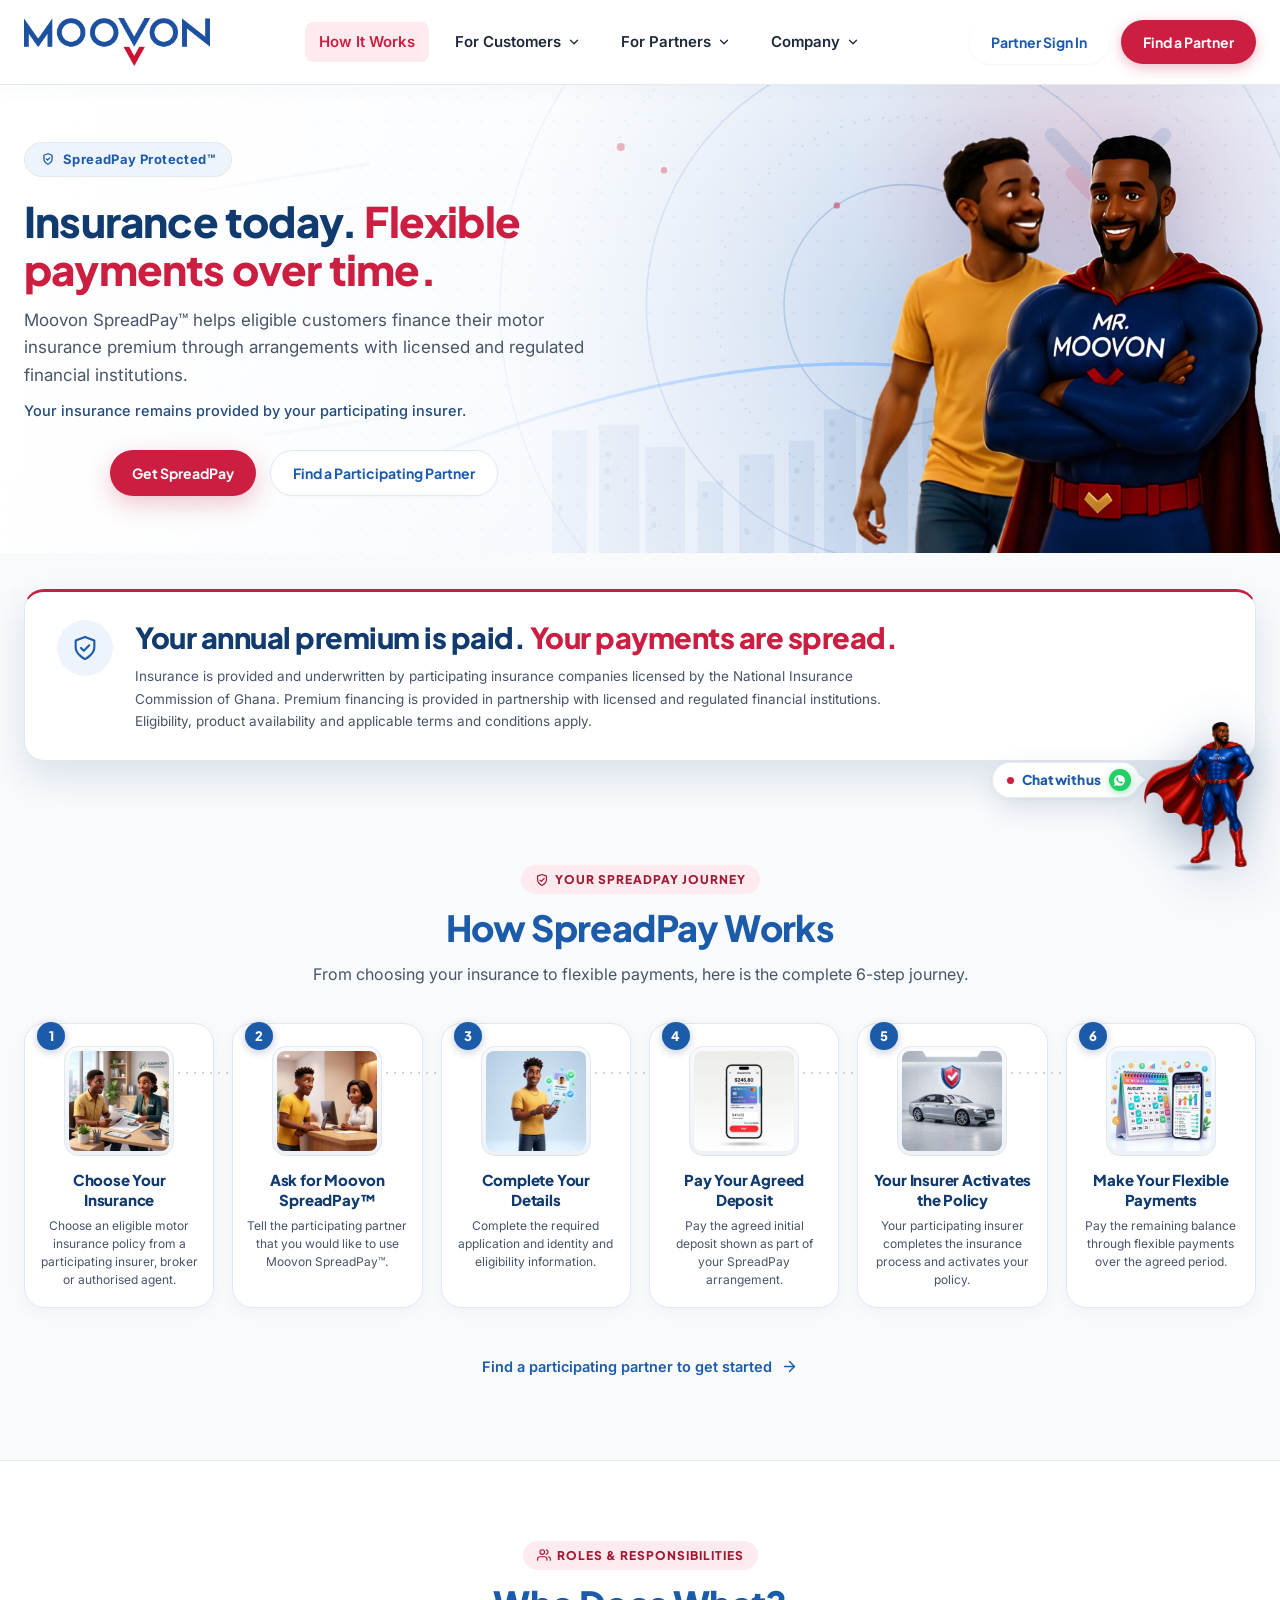
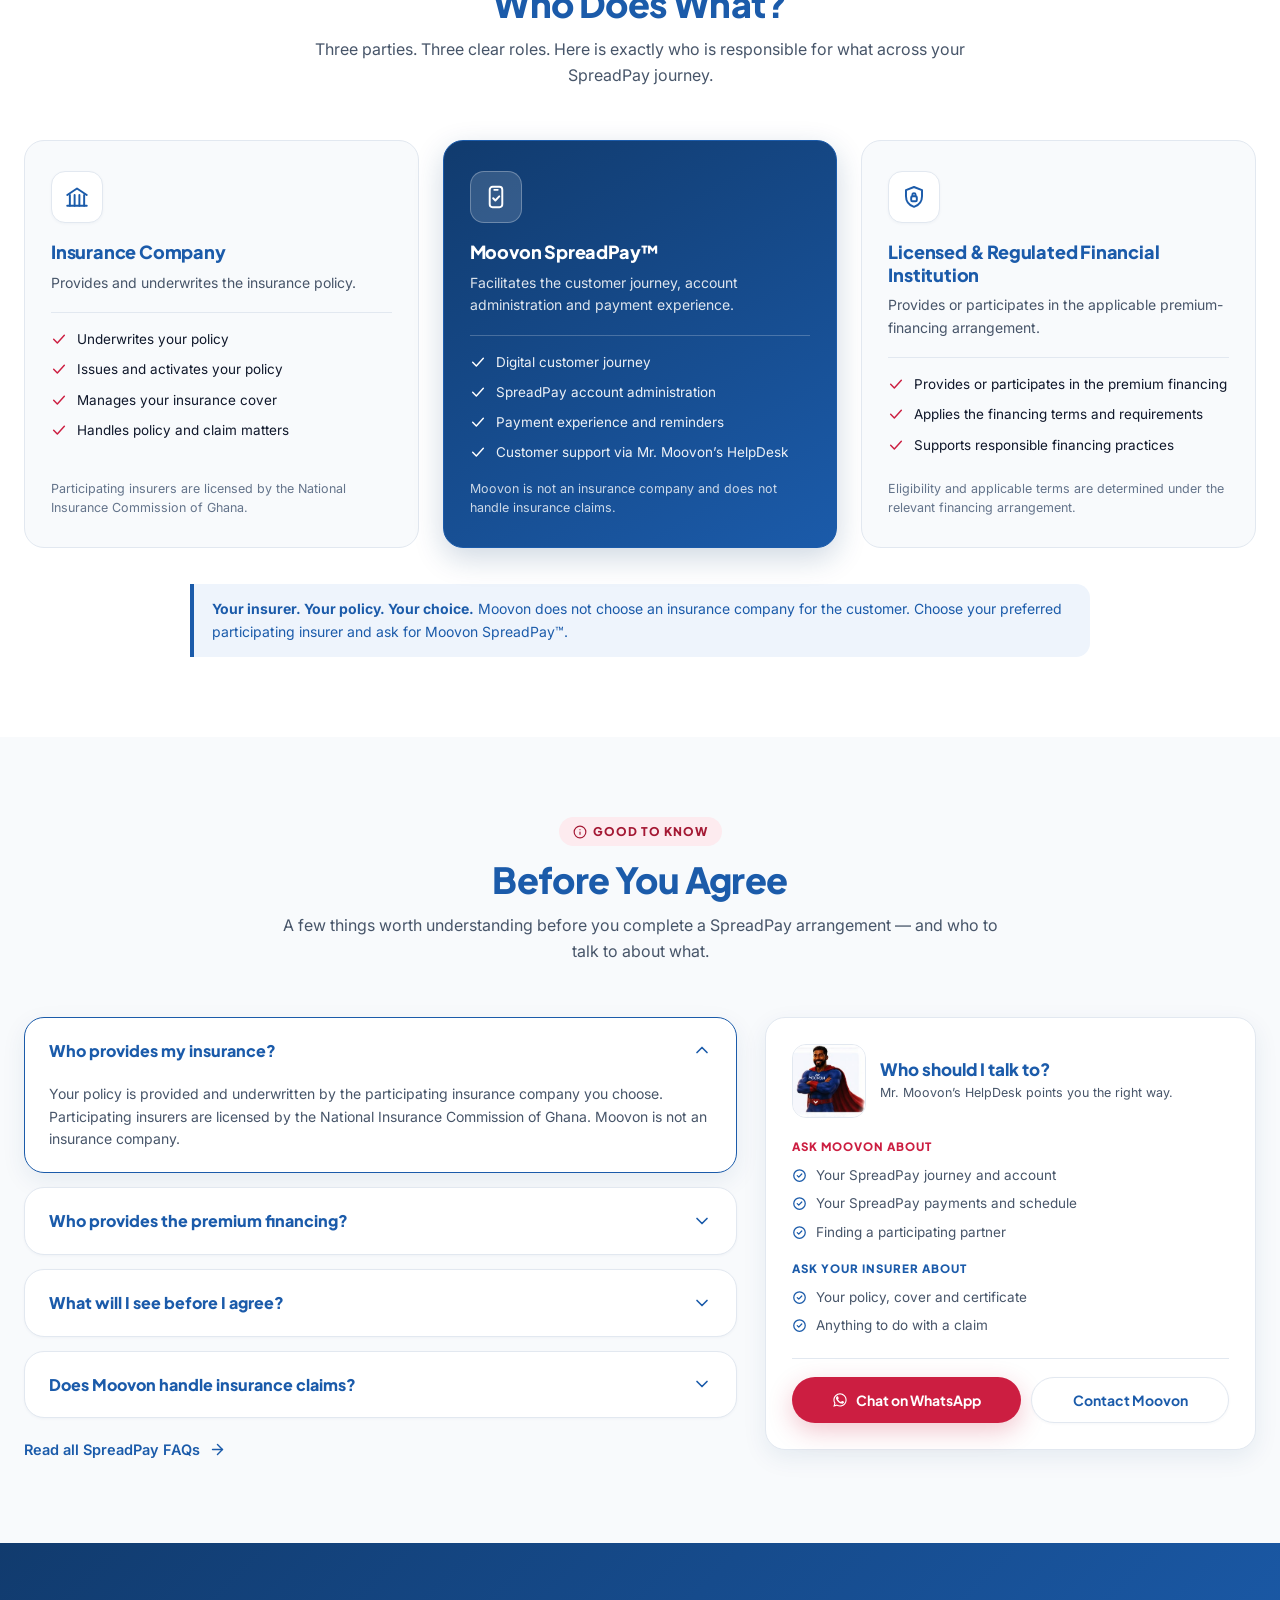
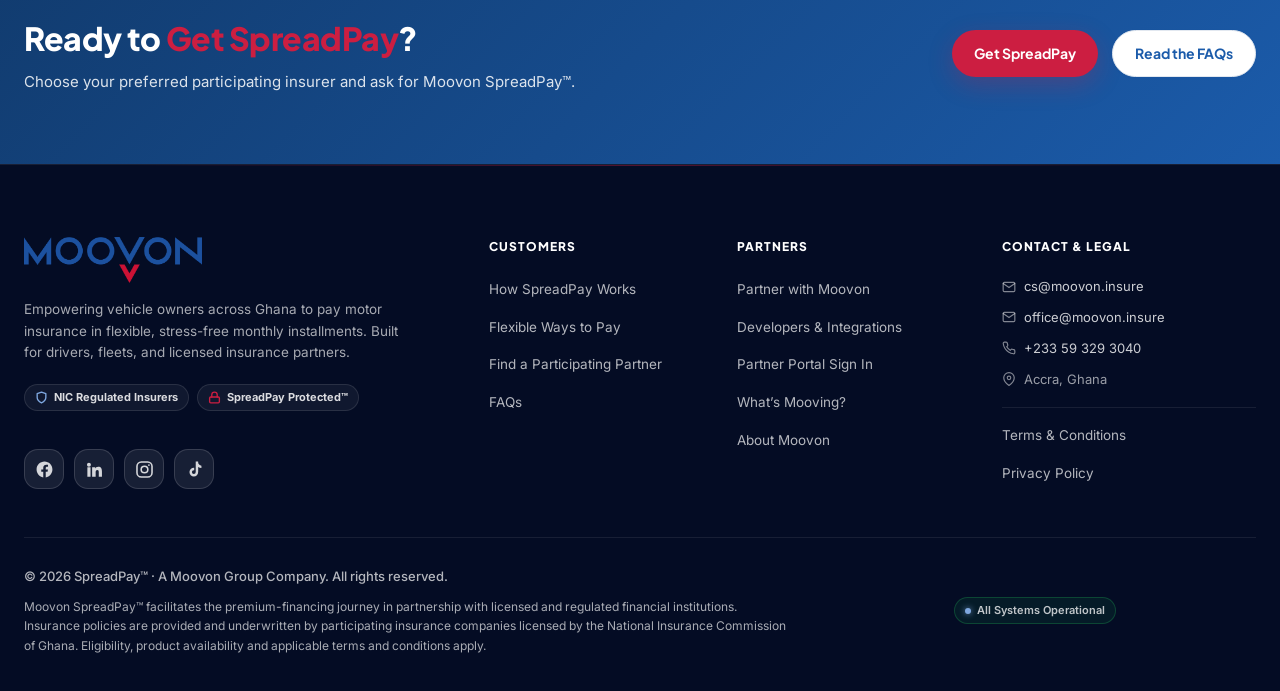
<file: how-it-works.html>
<!DOCTYPE html>
<html lang="en">
<head>
  <meta charset="UTF-8">
  <meta name="viewport" content="width=device-width, initial-scale=1.0">
  <title>How SpreadPay Works - MOOVON SpreadPay™</title>
  <meta name="description" content="One annual premium, flexible ways to pay. Follow the six-step SpreadPay journey, from choosing your insurer to making your agreed payments.">
  <!-- Open Graph / Social Previews -->
  <meta property="og:type" content="website">
  <meta property="og:url" content="https://moovon.insure/how-it-works">
  <meta property="og:site_name" content="Moovon SpreadPay">
  <meta property="og:locale" content="en_GH">
  <meta property="og:title" content="How SpreadPay Works - MOOVON SpreadPay™">
  <meta property="og:description" content="One annual premium, flexible ways to pay. Follow the six-step SpreadPay journey, from choosing your insurer to making your agreed payments.">
  <meta property="og:image" content="https://moovon.insure/assets/graphics/social_banner_exact.png">
  <meta name="twitter:card" content="summary_large_image">
  <meta name="twitter:image" content="https://moovon.insure/assets/graphics/social_banner_exact.png">
  
  <!-- Fonts & Stylesheet -->
  <link rel="preconnect" href="https://fonts.googleapis.com">
  <link rel="preconnect" href="https://fonts.gstatic.com" crossorigin>
  <link href="https://fonts.googleapis.com/css2?family=Inter:wght@400;500;600;700&family=Plus+Jakarta+Sans:wght@700;800;900&display=swap" rel="stylesheet">
  <link rel="icon" type="image/png" href="assets/brand/icon-trans.png">
  <link rel="canonical" href="https://moovon.insure/how-it-works">
  <link rel="stylesheet" href="styles.css?v=2.5">
  <!-- Meta Pixel Code -->
  <script>
  !function(f,b,e,v,n,t,s)
  {if(f.fbq)return;n=f.fbq=function(){n.callMethod?
  n.callMethod.apply(n,arguments):n.queue.push(arguments)};
  if(!f._fbq)f._fbq=n;n.push=n;n.loaded=!0;n.version='2.0';
  n.queue=[];t=b.createElement(e);t.async=!0;
  t.src=v;s=b.getElementsByTagName(e)[0];
  s.parentNode.insertBefore(t,s)}(window,document,'script',
  'https://connect.facebook.net/en_US/fbevents.js');
  fbq('init', '1037910072177909'); 
  fbq('track', 'PageView');
  </script>
  <noscript>
  <img height="1" width="1" 
  src="https://www.facebook.com/tr?id=1037910072177909&ev=PageView&noscript=1"/>
  </noscript>
  <!-- End Meta Pixel Code -->
</head>
<body>
  <a class="skip-link" href="#main">Skip to main content</a>


  <!-- ==========================================================================
       Header & Sticky Glass Navigation (Uniform Across All Pages)
       ========================================================================== -->
  <header class="site-header" id="siteHeader">
    <div class="container nav-container">
      <a href="/" class="brand-logo-group" aria-label="Moovon SpreadPay Home">
        <img src="assets/brand/moovon_logo_main.png" alt="Moovon" class="brand-logo-img" width="2371" height="613">
      </a>

      <nav aria-label="Primary Navigation">
        <ul class="nav-menu">
          <li><a href="/how-it-works" class="nav-link">How It Works</a></li>
          <li class="nav-item-has-dropdown">
            <a href="/products" class="nav-link">
              For Customers
              <svg class="dropdown-arrow" viewBox="0 0 24 24" width="14" height="14" fill="none" stroke="currentColor" stroke-width="2.2" stroke-linecap="round" stroke-linejoin="round" aria-hidden="true" focusable="false"><polyline points="6 9 12 15 18 9"/></svg>
            </a>
            <div class="dropdown-menu">
              <a href="/partners" class="dropdown-item">
                <div class="dropdown-icon-box">
                  <svg width="18" height="18" viewBox="0 0 24 24" fill="none" stroke="currentColor" stroke-width="2" stroke-linecap="round" stroke-linejoin="round" aria-hidden="true" focusable="false"><path d="M17 21v-2a4 4 0 0 0-4-4H5a4 4 0 0 0-4 4v2"/><circle cx="9" cy="7" r="4"/><path d="M23 21v-2a4 4 0 0 0-3-3.87"/></svg>
                </div>
                <div>
                  <div class="dropdown-title">Participating Partners</div>
                  <div class="dropdown-desc">Choose your preferred insurer</div>
                </div>
              </a>
              <a href="/products" class="dropdown-item">
                <div class="dropdown-icon-box">
                  <svg width="18" height="18" viewBox="0 0 24 24" fill="none" stroke="currentColor" stroke-width="2" stroke-linecap="round" stroke-linejoin="round" aria-hidden="true" focusable="false"><path d="M12 22s8-4 8-10V5l-8-3-8 3v7c0 6 8 10 8 10z"/></svg>
                </div>
                <div>
                  <div class="dropdown-title">Flexible Ways to Pay</div>
                  <div class="dropdown-desc">Premium bands and payment periods</div>
                </div>
              </a>
              <a href="/faqs" class="dropdown-item">
                <div class="dropdown-icon-box">
                  <svg width="18" height="18" viewBox="0 0 24 24" fill="none" stroke="currentColor" stroke-width="2" stroke-linecap="round" stroke-linejoin="round" aria-hidden="true" focusable="false"><circle cx="12" cy="12" r="10"/><path d="M9.1 9a3 3 0 0 1 5.8 1c0 2-3 3-3 3"/><line x1="12" y1="17" x2="12" y2="17.01"/></svg>
                </div>
                <div>
                  <div class="dropdown-title">FAQs</div>
                  <div class="dropdown-desc">Answers about your SpreadPay journey</div>
                </div>
              </a>
            </div>
          </li>
          <li class="nav-item-has-dropdown">
            <a href="/for-partners" class="nav-link">
              For Partners
              <svg class="dropdown-arrow" viewBox="0 0 24 24" width="14" height="14" fill="none" stroke="currentColor" stroke-width="2.2" stroke-linecap="round" stroke-linejoin="round" aria-hidden="true" focusable="false"><polyline points="6 9 12 15 18 9"/></svg>
            </a>
            <div class="dropdown-menu">
              <a href="/for-partners" class="dropdown-item">
                <div class="dropdown-icon-box">
                  <svg width="18" height="18" viewBox="0 0 24 24" fill="none" stroke="currentColor" stroke-width="2" stroke-linecap="round" stroke-linejoin="round" aria-hidden="true" focusable="false"><path d="M14 2H6a2 2 0 0 0-2 2v16a2 2 0 0 0 2 2h12a2 2 0 0 0 2-2V8z"/><polyline points="14 2 14 8 20 8"/></svg>
                </div>
                <div>
                  <div class="dropdown-title">Partner with Moovon</div>
                  <div class="dropdown-desc">For insurers, brokers and agents</div>
                </div>
              </a>
              <a href="/developers" class="dropdown-item">
                <div class="dropdown-icon-box">
                  <svg width="18" height="18" viewBox="0 0 24 24" fill="none" stroke="currentColor" stroke-width="2" stroke-linecap="round" stroke-linejoin="round" aria-hidden="true" focusable="false"><polyline points="16 18 22 12 16 6"/><polyline points="8 6 2 12 8 18"/></svg>
                </div>
                <div>
                  <div class="dropdown-title">Developers & Integrations</div>
                  <div class="dropdown-desc">Secure partner APIs</div>
                </div>
              </a>
              <a href="https://console.moovon.insure/login" title="Sign in securely at console.moovon.insure" class="dropdown-item">
                <div class="dropdown-icon-box">
                  <svg width="18" height="18" viewBox="0 0 24 24" fill="none" stroke="currentColor" stroke-width="2" stroke-linecap="round" stroke-linejoin="round" aria-hidden="true" focusable="false"><rect x="3" y="11" width="18" height="11" rx="2" ry="2"/><path d="M7 11V7a5 5 0 0 1 10 0v4"/></svg>
                </div>
                <div>
                  <div class="dropdown-title">Partner Portal Sign In</div>
                  <div class="dropdown-desc">Approved partner access</div>
                </div>
              </a>
            </div>
          </li>
          <li class="nav-item-has-dropdown">
            <a href="/about" class="nav-link">
              Company
              <svg class="dropdown-arrow" viewBox="0 0 24 24" width="14" height="14" fill="none" stroke="currentColor" stroke-width="2.2" stroke-linecap="round" stroke-linejoin="round" aria-hidden="true" focusable="false"><polyline points="6 9 12 15 18 9"/></svg>
            </a>
            <div class="dropdown-menu">
              <a href="/about" class="dropdown-item">
                <div class="dropdown-icon-box">
                  <svg width="18" height="18" viewBox="0 0 24 24" fill="none" stroke="currentColor" stroke-width="2" stroke-linecap="round" stroke-linejoin="round" aria-hidden="true" focusable="false"><path d="M4 15s1-1 4-1 5 2 8 2 4-1 4-1V3s-1 1-4 1-5-2-8-2-4 1-4 1z"/><line x1="4" y1="22" x2="4" y2="15"/></svg>
                </div>
                <div>
                  <div class="dropdown-title">About Moovon</div>
                  <div class="dropdown-desc">Built in Ghana. Built for Africa.</div>
                </div>
              </a>
              <a href="/news" class="dropdown-item">
                <div class="dropdown-icon-box">
                  <svg width="18" height="18" viewBox="0 0 24 24" fill="none" stroke="currentColor" stroke-width="2" stroke-linecap="round" stroke-linejoin="round" aria-hidden="true" focusable="false"><path d="M4 22h16a2 2 0 0 0 2-2V4a2 2 0 0 0-2-2H8a2 2 0 0 0-2 2v16a2 2 0 0 1-2 2Zm0 0a2 2 0 0 1-2-2v-9h4"/><path d="M10 6h8M10 10h8M10 14h5"/></svg>
                </div>
                <div>
                  <div class="dropdown-title">What's Mooving?</div>
                  <div class="dropdown-desc">News, partners and industry updates</div>
                </div>
              </a>
              <a href="/contact" class="dropdown-item">
                <div class="dropdown-icon-box">
                  <svg width="18" height="18" viewBox="0 0 24 24" fill="none" stroke="currentColor" stroke-width="2" stroke-linecap="round" stroke-linejoin="round" aria-hidden="true" focusable="false"><rect x="2" y="4" width="20" height="16" rx="2"/><path d="m22 6-10 7L2 6"/></svg>
                </div>
                <div>
                  <div class="dropdown-title">Contact Moovon</div>
                  <div class="dropdown-desc">Mr. Moovon's HelpDesk</div>
                </div>
              </a>
            </div>
          </li>
        </ul>
      </nav>

      <div class="nav-actions">
        <a href="https://console.moovon.insure/login" title="Sign in securely at console.moovon.insure" class="btn btn-signin">Partner Sign In</a>
        <button onclick="openPartnerModal()" class="btn btn-find-partner">Find a Partner</button>
      </div>

      <button class="mobile-toggle" aria-label="Toggle navigation">
        <svg width="24" height="24" viewBox="0 0 24 24" fill="none" stroke="#1B5BAA" stroke-width="2" stroke-linecap="round" stroke-linejoin="round"><line x1="3" y1="12" x2="21" y2="12"/><line x1="3" y1="6" x2="21" y2="6"/><line x1="3" y1="18" x2="21" y2="18"/></svg>
      </button>
    </div>
  </header>

  <main id="main">
  <!-- ==========================================================================
       Page Hero — "Insurance today. Flexible payments over time."
       ========================================================================== -->
  <section class="page-hero scene-hero scene-hero--cutout">
    <div class="scene-hero-figure">
      <img src="assets/graphics/hero/how-it-works.webp" width="1200" height="1125" fetchpriority="high"
           alt="Mr. Moovon beside a customer and a car, with the Accra skyline and the Black Star Gate behind them.">
    </div>
    <div class="container">
      <div class="scene-hero-copy">

      <div class="page-hero-badge">
        <svg width="14" height="14" viewBox="0 0 24 24" fill="none" stroke="currentColor" stroke-width="2.2" stroke-linecap="round" stroke-linejoin="round" aria-hidden="true" focusable="false"><path d="M12 21s7-3.5 7-9V5.6L12 3 5 5.6V12c0 5.5 7 9 7 9Z"/><path d="m9 11.8 2.1 2.1L15 10"/></svg>
        SpreadPay Protected&trade;
      </div>
      <h1 class="page-hero-title">Insurance today. <span>Flexible payments over time.</span></h1>
      <p class="page-hero-subtitle">Moovon SpreadPay&trade; helps eligible customers finance their motor insurance premium through arrangements with licensed and regulated financial institutions.</p>
      <p class="page-hero-note" style="margin-top: 10px; font-size: 14.5px; opacity: 0.92; font-weight: 500;">Your insurance remains provided by your participating insurer.</p>
      <div class="hiw-hero-actions">
        <button type="button" onclick="openPartnerModal()" class="btn btn-primary">Get SpreadPay</button>
        <a href="/partners" class="btn btn-outline">Find a Participating Partner</a>
      </div>
      </div>
    </div>
  </section>

  <!-- ==========================================================================
       Key Line — "Your annual premium is paid. Your payments are spread."
       ========================================================================== -->
  <section class="hiw-keyline-section" aria-labelledby="hiw-keyline-heading">
    <div class="container">
      <div class="hiw-keyline">
        <span class="hiw-keyline-mark" aria-hidden="true">
          <svg viewBox="0 0 24 24" fill="none" stroke="currentColor" stroke-width="1.8" stroke-linecap="round" stroke-linejoin="round" aria-hidden="true" focusable="false"><path d="M12 21.5s8-4 8-10.2V5.5L12 2.5 4 5.5v5.8C4 17.5 12 21.5 12 21.5Z"/><path d="m8.6 11.9 2.4 2.4L15.6 9.7"/></svg>
        </span>
        <div class="hiw-keyline-body">
          <h2 class="hiw-keyline-line" id="hiw-keyline-heading">Your annual premium is paid. <span>Your payments are spread.</span></h2>
          <p class="hiw-keyline-note">Insurance is provided and underwritten by participating insurance companies licensed by the National Insurance Commission of Ghana. Premium financing is provided in partnership with licensed and regulated financial institutions. Eligibility, product availability and applicable terms and conditions apply.</p>
        </div>
      </div>
    </div>
  </section>

  <!-- ==========================================================================
       The 6-Step Customer Journey (canonical)
       ========================================================================== -->
  <section class="hiw-section hiw-journey-section" id="journey" aria-labelledby="hiw-journey-heading">
    <div class="container">
      <div class="section-header" style="text-align: center; margin-bottom: 36px;">
        <span class="section-tag">
          <svg width="14" height="14" viewBox="0 0 24 24" fill="none" stroke="currentColor" stroke-width="2" stroke-linecap="round" stroke-linejoin="round" aria-hidden="true" focusable="false"><path d="M12 21.4s7.6-3.8 7.6-9.7V5.4L12 2.6 4.4 5.4v6.3c0 5.9 7.6 9.7 7.6 9.7Z"/><path d="M8.4 12.1 10.8 14.5 15.8 9.4"/></svg>
          Your SpreadPay Journey
        </span>
        <h2 class="section-title" id="hiw-journey-heading">How SpreadPay Works</h2>
        <p class="section-subtitle">From choosing your insurance to flexible payments, here is the complete 6-step journey.</p>
      </div>

      <ol class="hiw-flow hiw-flow-six">
        <li class="hiw-step hiw-step--illustrated">
          <div class="hiw-step-header">
            <span class="hiw-step-num">1</span>
            <div class="hiw-step-img-wrap">
              <img src="assets/graphics/steps/step-1.webp" alt="Choose Your Insurance" width="110" height="110" loading="lazy">
            </div>
          </div>
          <h3 class="hiw-step-title">Choose Your Insurance</h3>
          <p class="hiw-step-desc">Choose an eligible motor insurance policy from a participating insurer, broker or authorised agent.</p>
        </li>

        <li class="hiw-step hiw-step--illustrated">
          <div class="hiw-step-header">
            <span class="hiw-step-num">2</span>
            <div class="hiw-step-img-wrap">
              <img src="assets/graphics/steps/step-2.webp" alt="Ask for Moovon SpreadPay™" width="110" height="110" loading="lazy">
            </div>
          </div>
          <h3 class="hiw-step-title">Ask for Moovon SpreadPay&trade;</h3>
          <p class="hiw-step-desc">Tell the participating partner that you would like to use Moovon SpreadPay&trade;.</p>
        </li>

        <li class="hiw-step hiw-step--illustrated">
          <div class="hiw-step-header">
            <span class="hiw-step-num">3</span>
            <div class="hiw-step-img-wrap">
              <img src="assets/graphics/steps/step-3.webp" alt="Complete Your Details" width="110" height="110" loading="lazy">
            </div>
          </div>
          <h3 class="hiw-step-title">Complete Your Details</h3>
          <p class="hiw-step-desc">Complete the required application and identity and eligibility information.</p>
        </li>

        <li class="hiw-step hiw-step--illustrated">
          <div class="hiw-step-header">
            <span class="hiw-step-num">4</span>
            <div class="hiw-step-img-wrap">
              <img src="assets/graphics/steps/step-4.webp" alt="Pay Your Agreed Deposit" width="110" height="110" loading="lazy">
            </div>
          </div>
          <h3 class="hiw-step-title">Pay Your Agreed Deposit</h3>
          <p class="hiw-step-desc">Pay the agreed initial deposit shown as part of your SpreadPay arrangement.</p>
        </li>

        <li class="hiw-step hiw-step--illustrated">
          <div class="hiw-step-header">
            <span class="hiw-step-num">5</span>
            <div class="hiw-step-img-wrap">
              <img src="assets/graphics/steps/step-5.webp" alt="Your Insurer Activates the Policy" width="110" height="110" loading="lazy">
            </div>
          </div>
          <h3 class="hiw-step-title">Your Insurer Activates the Policy</h3>
          <p class="hiw-step-desc">Your participating insurer completes the insurance process and activates your policy.</p>
        </li>

        <li class="hiw-step hiw-step--illustrated">
          <div class="hiw-step-header">
            <span class="hiw-step-num">6</span>
            <div class="hiw-step-img-wrap">
              <img src="assets/graphics/steps/step-6.webp" alt="Make Your Flexible Payments" width="110" height="110" loading="lazy">
            </div>
          </div>
          <h3 class="hiw-step-title">Make Your Flexible Payments</h3>
          <p class="hiw-step-desc">Pay the remaining balance through flexible payments over the agreed period.</p>
        </li>
      </ol>

      <div class="hiw-flow-cta">
        <a href="/partners" class="hiw-flow-link">
          Find a participating partner to get started
          <svg viewBox="0 0 24 24" fill="none" stroke="currentColor" stroke-width="2" stroke-linecap="round" stroke-linejoin="round" aria-hidden="true" focusable="false"><line x1="5" y1="12" x2="19" y2="12"/><polyline points="12 5 19 12 12 19"/></svg>
        </a>
      </div>
    </div>
  </section>

  <!-- ==========================================================================
       Who Does What? — the three-party split
       ========================================================================== -->
  <section class="hiw-section" id="who-does-what" aria-labelledby="hiw-roles-heading">
    <div class="container">
      <div class="section-header">
        <span class="section-tag">
          <svg width="14" height="14" viewBox="0 0 24 24" fill="none" stroke="currentColor" stroke-width="2" stroke-linecap="round" stroke-linejoin="round" aria-hidden="true" focusable="false"><path d="M17 21v-2a4 4 0 0 0-4-4H5a4 4 0 0 0-4 4v2"/><circle cx="9" cy="7" r="4"/><path d="M23 21v-2a4 4 0 0 0-3-3.87"/><path d="M16 3.13a4 4 0 0 1 0 7.75"/></svg>
          Roles &amp; Responsibilities
        </span>
        <h2 class="section-title" id="hiw-roles-heading">Who Does What?</h2>
        <p class="section-subtitle">Three parties. Three clear roles. Here is exactly who is responsible for what across your SpreadPay journey.</p>
      </div>

      <div class="hiw-roles">
        <article class="hiw-role">
          <span class="hiw-role-icon" aria-hidden="true">
            <svg viewBox="0 0 24 24" fill="none" stroke="currentColor" stroke-width="1.8" stroke-linecap="round" stroke-linejoin="round" aria-hidden="true" focusable="false"><path d="M3 10.2 12 4.2l9 6"/><path d="M5.4 10.2V20M9.8 10.2V20M14.2 10.2V20M18.6 10.2V20"/><path d="M3 20h18"/></svg>
          </span>
          <h3 class="hiw-role-name">Insurance Company</h3>
          <p class="hiw-role-lead">Provides and underwrites the insurance policy.</p>
          <ul class="hiw-role-list">
            <li><svg viewBox="0 0 24 24" fill="none" stroke="currentColor" stroke-width="2.2" stroke-linecap="round" stroke-linejoin="round" aria-hidden="true" focusable="false"><polyline points="4 12.5 9.5 18 20 6.5"/></svg><span>Underwrites your policy</span></li>
            <li><svg viewBox="0 0 24 24" fill="none" stroke="currentColor" stroke-width="2.2" stroke-linecap="round" stroke-linejoin="round" aria-hidden="true" focusable="false"><polyline points="4 12.5 9.5 18 20 6.5"/></svg><span>Issues and activates your policy</span></li>
            <li><svg viewBox="0 0 24 24" fill="none" stroke="currentColor" stroke-width="2.2" stroke-linecap="round" stroke-linejoin="round" aria-hidden="true" focusable="false"><polyline points="4 12.5 9.5 18 20 6.5"/></svg><span>Manages your insurance cover</span></li>
            <li><svg viewBox="0 0 24 24" fill="none" stroke="currentColor" stroke-width="2.2" stroke-linecap="round" stroke-linejoin="round" aria-hidden="true" focusable="false"><polyline points="4 12.5 9.5 18 20 6.5"/></svg><span>Handles policy and claim matters</span></li>
          </ul>
          <p class="hiw-role-note">Participating insurers are licensed by the National Insurance Commission of Ghana.</p>
        </article>

        <article class="hiw-role hiw-role-feature">
          <span class="hiw-role-icon" aria-hidden="true">
            <svg viewBox="0 0 24 24" fill="none" stroke="currentColor" stroke-width="1.8" stroke-linecap="round" stroke-linejoin="round" aria-hidden="true" focusable="false"><rect x="6.2" y="2.6" width="11.6" height="18.8" rx="2.6"/><path d="M10.4 5.4h3.2"/><path d="m9.4 13.2 2 2 3.6-3.8"/></svg>
          </span>
          <h3 class="hiw-role-name">Moovon SpreadPay&trade;</h3>
          <p class="hiw-role-lead">Facilitates the customer journey, account administration and payment experience.</p>
          <ul class="hiw-role-list">
            <li><svg viewBox="0 0 24 24" fill="none" stroke="currentColor" stroke-width="2.2" stroke-linecap="round" stroke-linejoin="round" aria-hidden="true" focusable="false"><polyline points="4 12.5 9.5 18 20 6.5"/></svg><span>Digital customer journey</span></li>
            <li><svg viewBox="0 0 24 24" fill="none" stroke="currentColor" stroke-width="2.2" stroke-linecap="round" stroke-linejoin="round" aria-hidden="true" focusable="false"><polyline points="4 12.5 9.5 18 20 6.5"/></svg><span>SpreadPay account administration</span></li>
            <li><svg viewBox="0 0 24 24" fill="none" stroke="currentColor" stroke-width="2.2" stroke-linecap="round" stroke-linejoin="round" aria-hidden="true" focusable="false"><polyline points="4 12.5 9.5 18 20 6.5"/></svg><span>Payment experience and reminders</span></li>
            <li><svg viewBox="0 0 24 24" fill="none" stroke="currentColor" stroke-width="2.2" stroke-linecap="round" stroke-linejoin="round" aria-hidden="true" focusable="false"><polyline points="4 12.5 9.5 18 20 6.5"/></svg><span>Customer support via Mr. Moovon&rsquo;s HelpDesk</span></li>
          </ul>
          <p class="hiw-role-note">Moovon is not an insurance company and does not handle insurance claims.</p>
        </article>

        <article class="hiw-role">
          <span class="hiw-role-icon" aria-hidden="true">
            <svg viewBox="0 0 24 24" fill="none" stroke="currentColor" stroke-width="1.8" stroke-linecap="round" stroke-linejoin="round" aria-hidden="true" focusable="false"><path d="M12 2.8 4.6 5.6v5.6c0 4.7 3.2 8.4 7.4 9.9 4.2-1.5 7.4-5.2 7.4-9.9V5.6Z"/><rect x="9.4" y="11.3" width="5.2" height="4.6" rx="1.1"/><path d="M10.6 11.3v-1.5a1.4 1.4 0 0 1 2.8 0v1.5"/></svg>
          </span>
          <h3 class="hiw-role-name">Licensed &amp; Regulated Financial Institution</h3>
          <p class="hiw-role-lead">Provides or participates in the applicable premium-financing arrangement.</p>
          <ul class="hiw-role-list">
            <li><svg viewBox="0 0 24 24" fill="none" stroke="currentColor" stroke-width="2.2" stroke-linecap="round" stroke-linejoin="round" aria-hidden="true" focusable="false"><polyline points="4 12.5 9.5 18 20 6.5"/></svg><span>Provides or participates in the premium financing</span></li>
            <li><svg viewBox="0 0 24 24" fill="none" stroke="currentColor" stroke-width="2.2" stroke-linecap="round" stroke-linejoin="round" aria-hidden="true" focusable="false"><polyline points="4 12.5 9.5 18 20 6.5"/></svg><span>Applies the financing terms and requirements</span></li>
            <li><svg viewBox="0 0 24 24" fill="none" stroke="currentColor" stroke-width="2.2" stroke-linecap="round" stroke-linejoin="round" aria-hidden="true" focusable="false"><polyline points="4 12.5 9.5 18 20 6.5"/></svg><span>Supports responsible financing practices</span></li>
          </ul>
          <p class="hiw-role-note">Eligibility and applicable terms are determined under the relevant financing arrangement.</p>
        </article>
      </div>

      <div class="hiw-choice-note">
        <div class="alert-box-info">
          <strong>Your insurer. Your policy. Your choice.</strong> Moovon does not choose an insurance company for the customer. Choose your preferred participating insurer and ask for Moovon SpreadPay&trade;.
        </div>
      </div>
    </div>
  </section>

  <!-- ==========================================================================
       Good to Know + who to talk to
       ========================================================================== -->
  <section class="hiw-section hiw-know-section" id="good-to-know" aria-labelledby="hiw-know-heading">
    <div class="container">
      <div class="section-header">
        <span class="section-tag">
          <svg width="14" height="14" viewBox="0 0 24 24" fill="none" stroke="currentColor" stroke-width="2" stroke-linecap="round" stroke-linejoin="round" aria-hidden="true" focusable="false"><circle cx="12" cy="12" r="10"/><line x1="12" y1="16" x2="12" y2="12"/><line x1="12" y1="8" x2="12.01" y2="8"/></svg>
          Good to Know
        </span>
        <h2 class="section-title" id="hiw-know-heading">Before You Agree</h2>
        <p class="section-subtitle">A few things worth understanding before you complete a SpreadPay arrangement &mdash; and who to talk to about what.</p>
      </div>

      <div class="hiw-know-grid">
        <div>
          <div class="faq-accordion-group">
            <div class="faq-item active">
              <button class="faq-question" type="button" aria-expanded="true" aria-controls="hiw-faq-a1">
                <span>Who provides my insurance?</span>
                <svg class="faq-toggle-icon" viewBox="0 0 24 24" fill="none" stroke="currentColor" stroke-width="2" stroke-linecap="round" stroke-linejoin="round" aria-hidden="true" focusable="false"><polyline points="6 9 12 15 18 9"/></svg>
              </button>
              <div class="faq-answer" id="hiw-faq-a1">
                Your policy is provided and underwritten by the participating insurance company you choose. Participating insurers are licensed by the National Insurance Commission of Ghana. Moovon is not an insurance company.
              </div>
            </div>

            <div class="faq-item">
              <button class="faq-question" type="button" aria-expanded="false" aria-controls="hiw-faq-a2">
                <span>Who provides the premium financing?</span>
                <svg class="faq-toggle-icon" viewBox="0 0 24 24" fill="none" stroke="currentColor" stroke-width="2" stroke-linecap="round" stroke-linejoin="round" aria-hidden="true" focusable="false"><polyline points="6 9 12 15 18 9"/></svg>
              </button>
              <div class="faq-answer" id="hiw-faq-a2">
                Premium financing is provided in partnership with licensed and regulated financial institutions. Moovon SpreadPay&trade; facilitates the journey, your account administration and the payment experience.
              </div>
            </div>

            <div class="faq-item">
              <button class="faq-question" type="button" aria-expanded="false" aria-controls="hiw-faq-a3">
                <span>What will I see before I agree?</span>
                <svg class="faq-toggle-icon" viewBox="0 0 24 24" fill="none" stroke="currentColor" stroke-width="2" stroke-linecap="round" stroke-linejoin="round" aria-hidden="true" focusable="false"><polyline points="6 9 12 15 18 9"/></svg>
              </button>
              <div class="faq-answer" id="hiw-faq-a3">
                Your applicable deposit, fees, payment schedule and total amount payable should be presented to you before you complete the relevant SpreadPay agreement. Take the time to read it before you agree.
              </div>
            </div>

            <div class="faq-item">
              <button class="faq-question" type="button" aria-expanded="false" aria-controls="hiw-faq-a4">
                <span>Does Moovon handle insurance claims?</span>
                <svg class="faq-toggle-icon" viewBox="0 0 24 24" fill="none" stroke="currentColor" stroke-width="2" stroke-linecap="round" stroke-linejoin="round" aria-hidden="true" focusable="false"><polyline points="6 9 12 15 18 9"/></svg>
              </button>
              <div class="faq-answer" id="hiw-faq-a4">
                No. Moovon does not handle insurance claims. Policy and claim matters remain with your participating insurer. For SpreadPay account or payment questions, Mr. Moovon&rsquo;s HelpDesk is here to help.
              </div>
            </div>
          </div>

          <a href="/faqs" class="hiw-faq-more">
            Read all SpreadPay FAQs
            <svg viewBox="0 0 24 24" fill="none" stroke="currentColor" stroke-width="2" stroke-linecap="round" stroke-linejoin="round" aria-hidden="true" focusable="false"><line x1="5" y1="12" x2="19" y2="12"/><polyline points="12 5 19 12 12 19"/></svg>
          </a>
        </div>

        <aside class="hiw-help-card" aria-label="Who to contact">
          <div class="hiw-help-figure">
            <img src="assets/graphics/standing_mr_moovon_section.png" alt="Mr. Moovon, the Moovon SpreadPay support character" width="197" height="192" loading="lazy">
            <div>
              <p class="hiw-help-title">Who should I talk to?</p>
              <p class="hiw-help-sub">Mr. Moovon&rsquo;s HelpDesk points you the right way.</p>
            </div>
          </div>

          <div class="hiw-help-block">
            <p class="hiw-help-block-label">Ask Moovon about</p>
            <ul class="hiw-help-list">
              <li><svg viewBox="0 0 24 24" fill="none" stroke="currentColor" stroke-width="2" stroke-linecap="round" stroke-linejoin="round" aria-hidden="true" focusable="false"><circle cx="12" cy="12" r="9.2"/><path d="m8.4 12.2 2.4 2.4 4.8-5"/></svg><span>Your SpreadPay journey and account</span></li>
              <li><svg viewBox="0 0 24 24" fill="none" stroke="currentColor" stroke-width="2" stroke-linecap="round" stroke-linejoin="round" aria-hidden="true" focusable="false"><circle cx="12" cy="12" r="9.2"/><path d="m8.4 12.2 2.4 2.4 4.8-5"/></svg><span>Your SpreadPay payments and schedule</span></li>
              <li><svg viewBox="0 0 24 24" fill="none" stroke="currentColor" stroke-width="2" stroke-linecap="round" stroke-linejoin="round" aria-hidden="true" focusable="false"><circle cx="12" cy="12" r="9.2"/><path d="m8.4 12.2 2.4 2.4 4.8-5"/></svg><span>Finding a participating partner</span></li>
            </ul>
          </div>

          <div class="hiw-help-block hiw-help-block-alt">
            <p class="hiw-help-block-label">Ask your insurer about</p>
            <ul class="hiw-help-list">
              <li><svg viewBox="0 0 24 24" fill="none" stroke="currentColor" stroke-width="2" stroke-linecap="round" stroke-linejoin="round" aria-hidden="true" focusable="false"><circle cx="12" cy="12" r="9.2"/><path d="m8.4 12.2 2.4 2.4 4.8-5"/></svg><span>Your policy, cover and certificate</span></li>
              <li><svg viewBox="0 0 24 24" fill="none" stroke="currentColor" stroke-width="2" stroke-linecap="round" stroke-linejoin="round" aria-hidden="true" focusable="false"><circle cx="12" cy="12" r="9.2"/><path d="m8.4 12.2 2.4 2.4 4.8-5"/></svg><span>Anything to do with a claim</span></li>
            </ul>
          </div>

          <div class="hiw-help-actions">
            <a href="https://wa.me/233593293040" target="_blank" rel="noopener" class="btn btn-primary">
              <svg width="16" height="16" viewBox="0 0 24 24" fill="currentColor" aria-hidden="true" focusable="false"><path d="M17.47 14.38c-.3-.15-1.76-.87-2.03-.97-.27-.1-.47-.15-.67.15-.2.3-.77.97-.94 1.17-.17.2-.35.22-.65.07-.3-.15-1.26-.46-2.4-1.48-.89-.79-1.49-1.76-1.66-2.06-.17-.3-.02-.46.13-.61.13-.13.3-.35.45-.52.15-.17.2-.3.3-.5.1-.2.05-.37-.02-.52-.07-.15-.67-1.62-.92-2.22-.24-.58-.49-.5-.67-.51h-.57c-.2 0-.52.07-.79.37-.27.3-1.04 1.02-1.04 2.48s1.07 2.88 1.22 3.08c.15.2 2.1 3.2 5.08 4.49.71.31 1.26.49 1.69.63.71.23 1.36.2 1.87.12.57-.09 1.76-.72 2.01-1.41.25-.7.25-1.29.17-1.41-.07-.13-.27-.2-.57-.35Z"/><path d="M12.04 2C6.58 2 2.13 6.45 2.13 11.91c0 1.75.46 3.45 1.32 4.95L2 22l5.28-1.38a9.87 9.87 0 0 0 4.76 1.21h.01c5.46 0 9.91-4.45 9.91-9.91C21.96 6.45 17.5 2 12.04 2Zm0 18.13h-.01a8.2 8.2 0 0 1-4.18-1.15l-.3-.18-3.11.82.83-3.04-.2-.31a8.19 8.19 0 0 1-1.26-4.37c0-4.54 3.7-8.23 8.24-8.23 2.2 0 4.27.86 5.82 2.41a8.18 8.18 0 0 1 2.41 5.83c0 4.54-3.7 8.22-8.24 8.22Z"/></svg>
              Chat on WhatsApp
            </a>
            <a href="/contact" class="btn btn-outline">Contact Moovon</a>
          </div>
        </aside>
      </div>
    </div>
  </section>

  <!-- ==========================================================================
       CTA Banner
       ========================================================================== -->
  <section class="cta-banner-section">
    <div class="container cta-banner-content">
      <div>
        <h2 class="cta-title">Ready to <span>Get SpreadPay</span>?</h2>
        <p class="cta-sub">Choose your preferred participating insurer and ask for Moovon SpreadPay&trade;.</p>
      </div>
      <div class="cta-buttons-group">
        <button type="button" onclick="openPartnerModal()" class="btn btn-primary">Get SpreadPay</button>
        <a href="/faqs" class="btn btn-outline">Read the FAQs</a>
      </div>
    </div>
  </section>

  </main>

  <!-- ==========================================================================
       Footer
       ========================================================================== -->
  <!-- ==========================================================================
     MOOVON SpreadPay™ - Uniform Dedicated Footer Component
     ========================================================================== -->
<footer class="site-footer" id="siteFooter">
  <div class="container">
    <div class="footer-grid">
      <!-- Brand & Mission Column -->
      <div class="footer-brand-col">
        <a href="/" class="brand-logo-group brand-logo-footer" aria-label="Moovon SpreadPay Home">
          <img src="assets/brand/moovon_logo_main.png" alt="Moovon" class="brand-logo-img" width="2371" height="613">
        </a>
        <p class="footer-brand-desc">
          Empowering vehicle owners across Ghana to pay motor insurance in flexible, stress-free monthly installments. Built for drivers, fleets, and licensed insurance partners.
        </p>
        <div class="footer-badges-group">
          <div class="footer-trust-badge">
            <svg width="13" height="13" viewBox="0 0 24 24" fill="none" stroke="#7FA8E0" stroke-width="2.5" stroke-linecap="round" stroke-linejoin="round">
              <path d="M12 22s8-4 8-10V5l-8-3-8 3v7c0 6 8 10 8 10z"/>
            </svg>
            <span>NIC Regulated Insurers</span>
          </div>
          <div class="footer-trust-badge">
            <svg width="13" height="13" viewBox="0 0 24 24" fill="none" stroke="#CC1E41" stroke-width="2.5" stroke-linecap="round" stroke-linejoin="round">
              <rect x="3" y="11" width="18" height="11" rx="2" ry="2"></rect>
              <path d="M7 11V7a5 5 0 0 1 10 0v4"></path>
            </svg>
            <span>SpreadPay Protected™</span>
          </div>
        </div>
      
        <ul class="footer-social" aria-label="Moovon on social media">
          <li><a href="https://web.facebook.com/profile.php?id=61592832895204" target="_blank" rel="noopener" aria-label="Moovon on Facebook (opens in a new tab)">
            <svg viewBox="0 0 24 24" fill="currentColor" aria-hidden="true" focusable="false"><path d="M22 12.06C22 6.5 17.52 2 12 2S2 6.5 2 12.06c0 5 3.66 9.15 8.44 9.94v-7.03H7.9v-2.9h2.54V9.85c0-2.51 1.49-3.9 3.77-3.9 1.09 0 2.24.2 2.24.2v2.46h-1.26c-1.24 0-1.63.78-1.63 1.57v1.88h2.78l-.45 2.9h-2.33V22c4.78-.79 8.44-4.93 8.44-9.94z"/></svg>
          </a></li>
          <li><a href="https://www.linkedin.com/company/135594834" target="_blank" rel="noopener" aria-label="Moovon on LinkedIn (opens in a new tab)">
            <svg viewBox="0 0 24 24" fill="currentColor" aria-hidden="true" focusable="false"><path d="M4.98 3.5a2.5 2.5 0 1 1 0 5 2.5 2.5 0 0 1 0-5zM3 9h4v12H3zM9 9h3.8v1.7h.05c.53-1 1.83-2.05 3.77-2.05 4.03 0 4.78 2.65 4.78 6.1V21h-4v-5.5c0-1.31-.03-3-1.83-3-1.83 0-2.11 1.43-2.11 2.9V21H9z"/></svg>
          </a></li>
          <li><a href="https://www.instagram.com/moovon.insure/" target="_blank" rel="noopener" aria-label="Moovon on Instagram (opens in a new tab)">
            <svg viewBox="0 0 24 24" fill="none" stroke="currentColor" stroke-width="2" stroke-linecap="round" stroke-linejoin="round" aria-hidden="true" focusable="false"><rect x="2.5" y="2.5" width="19" height="19" rx="5.5"/><circle cx="12" cy="12" r="4.2"/><circle cx="17.6" cy="6.4" r="1.1" fill="currentColor" stroke="none"/></svg>
          </a></li>
          <li><a href="https://www.tiktok.com/@moovon.insure" target="_blank" rel="noopener" aria-label="Moovon on TikTok (opens in a new tab)">
            <svg viewBox="0 0 24 24" fill="currentColor" aria-hidden="true" focusable="false"><path d="M16.6 2h-3.05v13.2a2.4 2.4 0 1 1-2.4-2.4c.16 0 .32.02.47.05v-3.1a5.6 5.6 0 0 0-.47-.02 5.5 5.5 0 1 0 5.5 5.5V8.9a7.06 7.06 0 0 0 4.1 1.32V7.13a4.05 4.05 0 0 1-2.9-1.35A4.1 4.1 0 0 1 16.6 2z"/></svg>
          </a></li>
        </ul>
      </div>

      <!-- Products Column -->
      <div class="footer-col">
        <h5>CUSTOMERS</h5>
          <ul class="footer-links">
            <li><a href="/how-it-works">How SpreadPay Works</a></li>
            <li><a href="/products">Flexible Ways to Pay</a></li>
            <li><a href="/partners">Find a Participating Partner</a></li>
            <li><a href="/faqs">FAQs</a></li>
          </ul>
      </div>

      <!-- Partners & Support Column -->
      <div class="footer-col">
        <h5>PARTNERS</h5>
        <ul class="footer-links">
          <li><a href="/for-partners">Partner with Moovon</a></li>
          <li><a href="/developers">Developers &amp; Integrations</a></li>
          <li><a href="https://console.moovon.insure/login" title="Sign in securely at console.moovon.insure">Partner Portal Sign In</a></li>
          <li><a href="/news">What&rsquo;s Mooving?</a></li>
          <li><a href="/about">About Moovon</a></li>
        </ul>
      </div>

      <!-- Contact & Legal Column -->
      <div class="footer-col footer-contact-col">
        <h5>CONTACT & LEGAL</h5>
        <div class="footer-contact-details">
          <a href="mailto:cs@moovon.insure" class="footer-contact-link">
            <svg width="14" height="14" viewBox="0 0 24 24" fill="none" stroke="currentColor" stroke-width="2" stroke-linecap="round" stroke-linejoin="round">
              <path d="M4 4h16c1.1 0 2 .9 2 2v12c0 1.1-.9 2-2 2H4c-1.1 0-2-.9-2-2V6c0-1.1.9-2 2-2z"/>
              <polyline points="22,6 12,13 2,6"/>
            </svg>
            <span>cs@moovon.insure</span>
          </a>
          <a href="mailto:office@moovon.insure" class="footer-contact-link">
            <svg width="14" height="14" viewBox="0 0 24 24" fill="none" stroke="currentColor" stroke-width="2" stroke-linecap="round" stroke-linejoin="round">
              <path d="M4 4h16c1.1 0 2 .9 2 2v12c0 1.1-.9 2-2 2H4c-1.1 0-2-.9-2-2V6c0-1.1.9-2 2-2z"/>
              <polyline points="22,6 12,13 2,6"/>
            </svg>
            <span>office@moovon.insure</span>
          </a>
          <a href="tel:+233593293040" class="footer-contact-link">
            <svg width="14" height="14" viewBox="0 0 24 24" fill="none" stroke="currentColor" stroke-width="2" stroke-linecap="round" stroke-linejoin="round">
              <path d="M22 16.92v3a2 2 0 0 1-2.18 2 19.79 19.79 0 0 1-8.63-3.07 19.5 19.5 0 0 1-6-6 19.79 19.79 0 0 1-3.07-8.67A2 2 0 0 1 4.11 2h3a2 2 0 0 1 2 1.72 12.84 12.84 0 0 0 .7 2.81 2 2 0 0 1-.45 2.11L8.09 9.91a16 16 0 0 0 6 6l1.27-1.27a2 2 0 0 1 2.11-.45 12.84 12.84 0 0 0 2.81.7A2 2 0 0 1 22 16.92z"/>
            </svg>
            <span>+233 59 329 3040</span>
          </a>
          <div class="footer-contact-link footer-location-text">
            <svg width="14" height="14" viewBox="0 0 24 24" fill="none" stroke="currentColor" stroke-width="2" stroke-linecap="round" stroke-linejoin="round">
              <path d="M21 10c0 7-9 13-9 13s-9-6-9-13a9 9 0 0 1 18 0z"/>
              <circle cx="12" cy="10" r="3"/>
            </svg>
            <span>Accra, Ghana</span>
          </div>
        </div>
        <ul class="footer-links footer-legal-links">
          <li><a href="/terms">Terms & Conditions</a></li>
          <li><a href="/privacy">Privacy Policy</a></li>
        </ul>
      </div>
    </div>

    <!-- Footer Bottom Row -->
    <div class="footer-bottom">
      <div class="footer-bottom-info">
        <p class="footer-copyright">© 2026 SpreadPay™ · A Moovon Group Company. All rights reserved.</p>
        <p class="footer-regulatory">Moovon SpreadPay&trade; facilitates the premium-financing journey in partnership with licensed and regulated financial institutions. Insurance policies are provided and underwritten by participating insurance companies licensed by the National Insurance Commission of Ghana. Eligibility, product availability and applicable terms and conditions apply.</p>
      </div>
      <div class="footer-bottom-meta">
        <div class="footer-system-status">
          <span class="footer-status-indicator"></span>
          <span>All Systems Operational</span>
        </div>
      </div>
    </div>
  </div>
</footer>

  <script src="header.js?v=2.5"></script>
  <script src="script.js?v=2.5"></script>
</body>
</html>
</file>
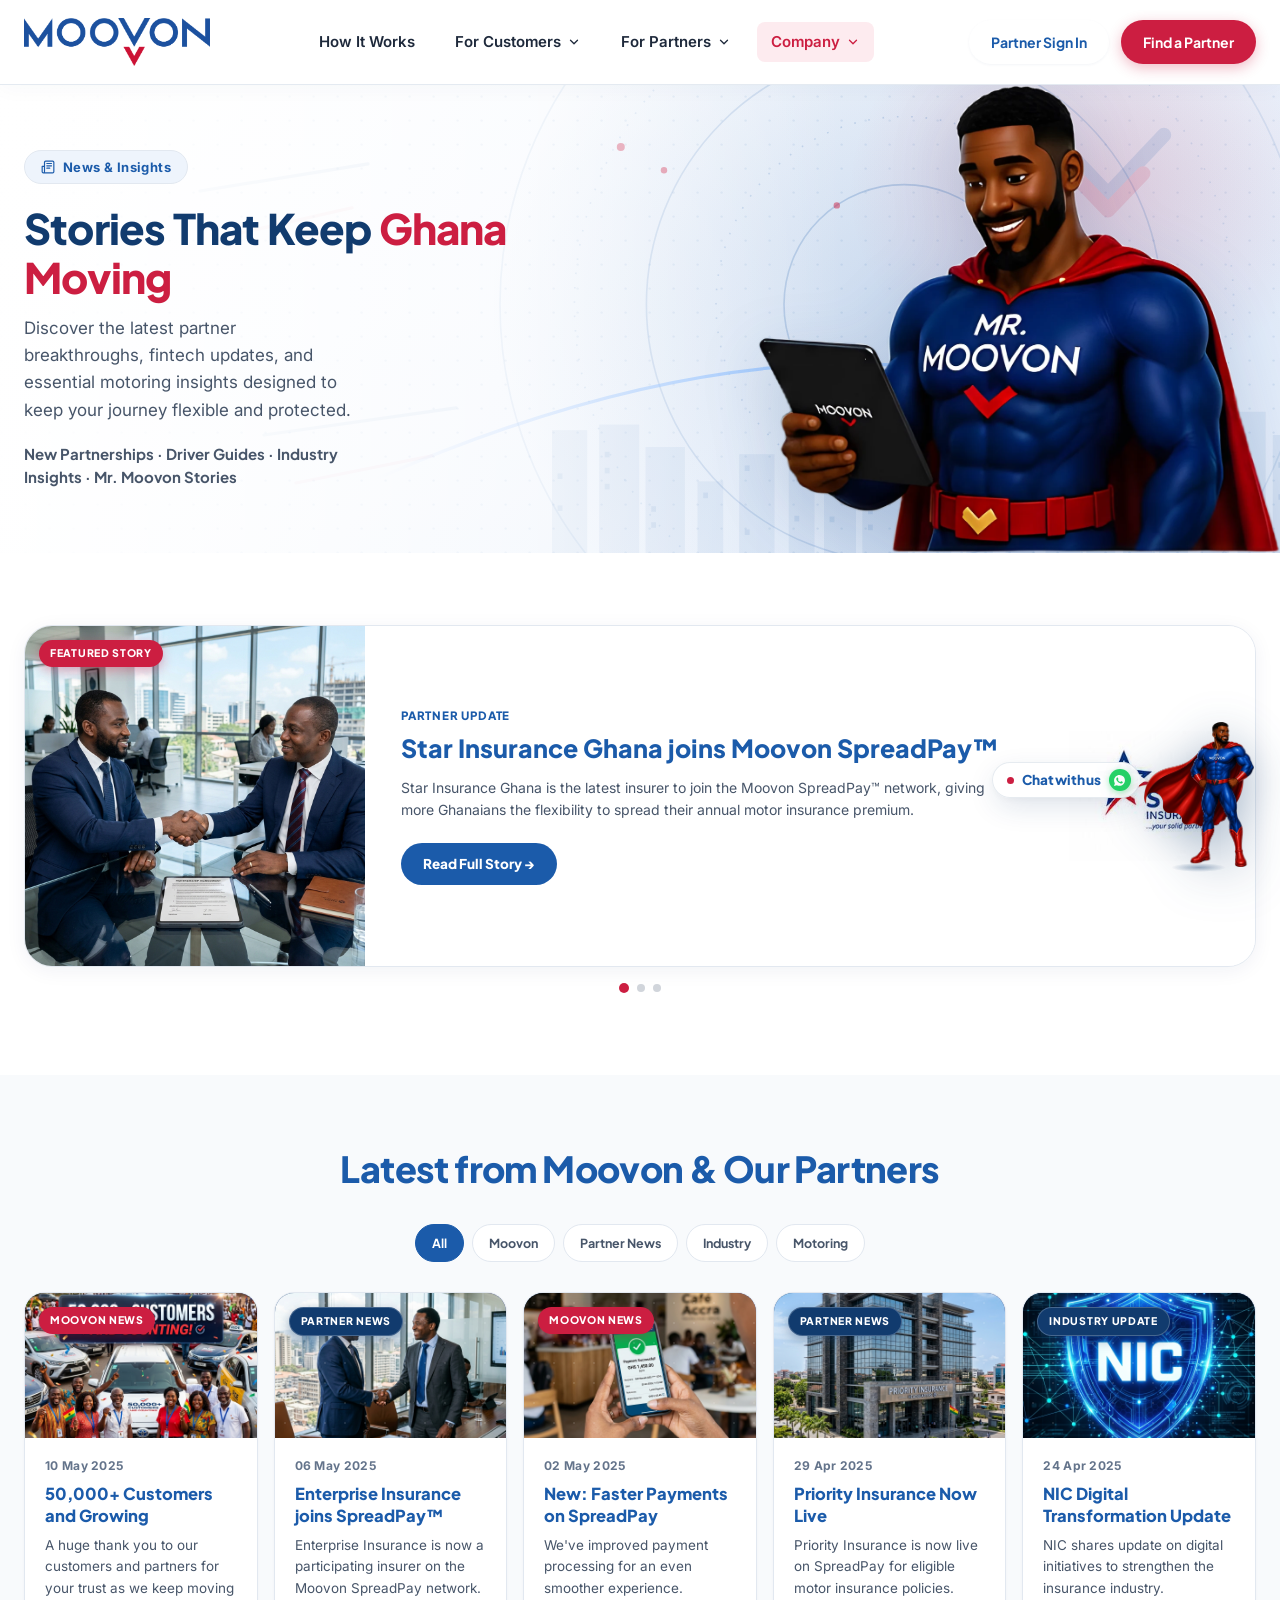
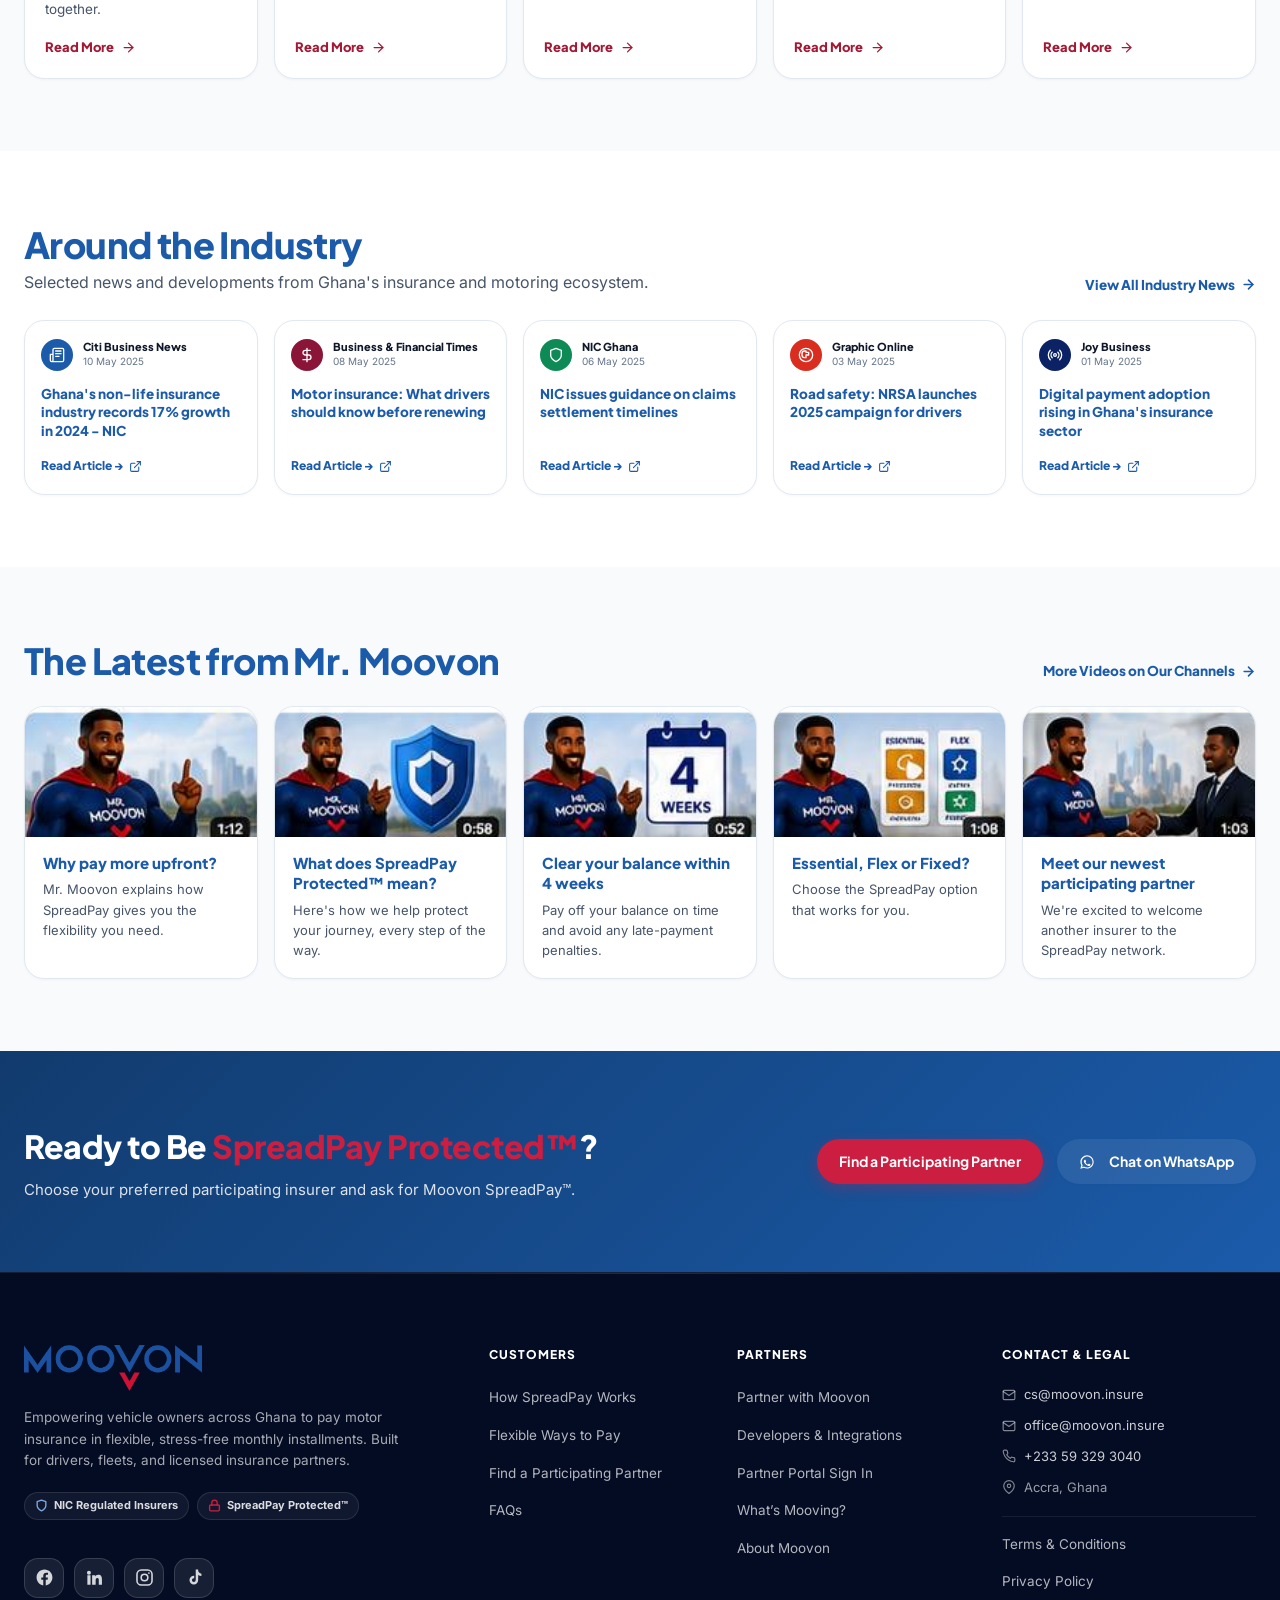
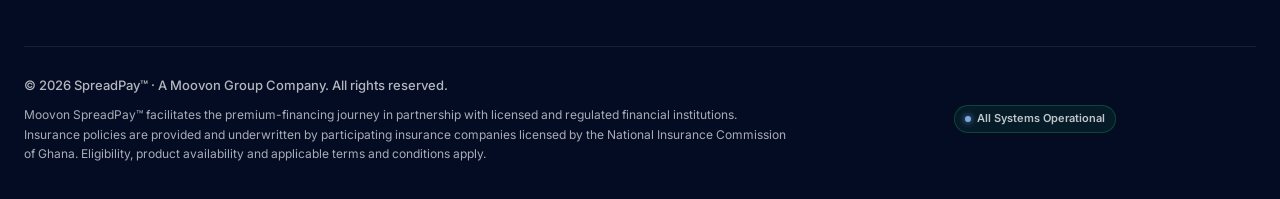
<file: news.html>
<!DOCTYPE html>
<html lang="en">
<head>
  <meta charset="UTF-8">
  <meta name="viewport" content="width=device-width, initial-scale=1.0">
  <title>What's Mooving? - News & Insights - MOOVON SpreadPay™</title>
  <meta name="description" content="The latest from Moovon, our participating partners and Ghana's motor insurance ecosystem. Partnerships, progress and industry updates.">
  <!-- Open Graph / Social Previews -->
  <meta property="og:type" content="website">
  <meta property="og:url" content="https://moovon.insure/news">
  <meta property="og:site_name" content="Moovon SpreadPay">
  <meta property="og:locale" content="en_GH">
  <meta property="og:title" content="What's Mooving? - News & Insights - MOOVON SpreadPay™">
  <meta property="og:description" content="The latest from Moovon, our participating partners and Ghana's motor insurance ecosystem. Partnerships, progress and industry updates.">
  <meta property="og:image" content="https://moovon.insure/assets/graphics/social_banner_exact.png">
  <meta name="twitter:card" content="summary_large_image">
  <meta name="twitter:image" content="https://moovon.insure/assets/graphics/social_banner_exact.png">
  
  <!-- Fonts & Stylesheet -->
  <link rel="preconnect" href="https://fonts.googleapis.com">
  <link rel="preconnect" href="https://fonts.gstatic.com" crossorigin>
  <link href="https://fonts.googleapis.com/css2?family=Inter:wght@400;500;600;700&family=Plus+Jakarta+Sans:wght@700;800;900&display=swap" rel="stylesheet">
  <link rel="icon" type="image/png" href="assets/brand/icon-trans.png">
  <link rel="canonical" href="https://moovon.insure/news">
  <link rel="stylesheet" href="styles.css?v=2.5">
  <!-- Meta Pixel Code -->
  <script>
  !function(f,b,e,v,n,t,s)
  {if(f.fbq)return;n=f.fbq=function(){n.callMethod?
  n.callMethod.apply(n,arguments):n.queue.push(arguments)};
  if(!f._fbq)f._fbq=n;n.push=n;n.loaded=!0;n.version='2.0';
  n.queue=[];t=b.createElement(e);t.async=!0;
  t.src=v;s=b.getElementsByTagName(e)[0];
  s.parentNode.insertBefore(t,s)}(window,document,'script',
  'https://connect.facebook.net/en_US/fbevents.js');
  fbq('init', '1037910072177909'); 
  fbq('track', 'PageView');
  </script>
  <noscript>
  <img height="1" width="1" 
  src="https://www.facebook.com/tr?id=1037910072177909&ev=PageView&noscript=1"/>
  </noscript>
  <!-- End Meta Pixel Code -->
</head>
<body>
  <a class="skip-link" href="#main">Skip to main content</a>


  <!-- ==========================================================================
       Header & Sticky Glass Navigation (Uniform Across All Pages)
       ========================================================================== -->
  <header class="site-header" id="siteHeader">
    <div class="container nav-container">
      <a href="/" class="brand-logo-group" aria-label="Moovon SpreadPay Home">
        <img src="assets/brand/moovon_logo_main.png" alt="Moovon" class="brand-logo-img" width="2371" height="613">
      </a>

      <nav aria-label="Primary Navigation">
        <ul class="nav-menu">
          <li><a href="/how-it-works" class="nav-link">How It Works</a></li>
          <li class="nav-item-has-dropdown">
            <a href="/products" class="nav-link">
              For Customers
              <svg class="dropdown-arrow" viewBox="0 0 24 24" width="14" height="14" fill="none" stroke="currentColor" stroke-width="2.2" stroke-linecap="round" stroke-linejoin="round" aria-hidden="true" focusable="false"><polyline points="6 9 12 15 18 9"/></svg>
            </a>
            <div class="dropdown-menu">
              <a href="/partners" class="dropdown-item">
                <div class="dropdown-icon-box">
                  <svg width="18" height="18" viewBox="0 0 24 24" fill="none" stroke="currentColor" stroke-width="2" stroke-linecap="round" stroke-linejoin="round" aria-hidden="true" focusable="false"><path d="M17 21v-2a4 4 0 0 0-4-4H5a4 4 0 0 0-4 4v2"/><circle cx="9" cy="7" r="4"/><path d="M23 21v-2a4 4 0 0 0-3-3.87"/></svg>
                </div>
                <div>
                  <div class="dropdown-title">Participating Partners</div>
                  <div class="dropdown-desc">Choose your preferred insurer</div>
                </div>
              </a>
              <a href="/products" class="dropdown-item">
                <div class="dropdown-icon-box">
                  <svg width="18" height="18" viewBox="0 0 24 24" fill="none" stroke="currentColor" stroke-width="2" stroke-linecap="round" stroke-linejoin="round" aria-hidden="true" focusable="false"><path d="M12 22s8-4 8-10V5l-8-3-8 3v7c0 6 8 10 8 10z"/></svg>
                </div>
                <div>
                  <div class="dropdown-title">Flexible Ways to Pay</div>
                  <div class="dropdown-desc">Premium bands and payment periods</div>
                </div>
              </a>
              <a href="/faqs" class="dropdown-item">
                <div class="dropdown-icon-box">
                  <svg width="18" height="18" viewBox="0 0 24 24" fill="none" stroke="currentColor" stroke-width="2" stroke-linecap="round" stroke-linejoin="round" aria-hidden="true" focusable="false"><circle cx="12" cy="12" r="10"/><path d="M9.1 9a3 3 0 0 1 5.8 1c0 2-3 3-3 3"/><line x1="12" y1="17" x2="12" y2="17.01"/></svg>
                </div>
                <div>
                  <div class="dropdown-title">FAQs</div>
                  <div class="dropdown-desc">Answers about your SpreadPay journey</div>
                </div>
              </a>
            </div>
          </li>
          <li class="nav-item-has-dropdown">
            <a href="/for-partners" class="nav-link">
              For Partners
              <svg class="dropdown-arrow" viewBox="0 0 24 24" width="14" height="14" fill="none" stroke="currentColor" stroke-width="2.2" stroke-linecap="round" stroke-linejoin="round" aria-hidden="true" focusable="false"><polyline points="6 9 12 15 18 9"/></svg>
            </a>
            <div class="dropdown-menu">
              <a href="/for-partners" class="dropdown-item">
                <div class="dropdown-icon-box">
                  <svg width="18" height="18" viewBox="0 0 24 24" fill="none" stroke="currentColor" stroke-width="2" stroke-linecap="round" stroke-linejoin="round" aria-hidden="true" focusable="false"><path d="M14 2H6a2 2 0 0 0-2 2v16a2 2 0 0 0 2 2h12a2 2 0 0 0 2-2V8z"/><polyline points="14 2 14 8 20 8"/></svg>
                </div>
                <div>
                  <div class="dropdown-title">Partner with Moovon</div>
                  <div class="dropdown-desc">For insurers, brokers and agents</div>
                </div>
              </a>
              <a href="/developers" class="dropdown-item">
                <div class="dropdown-icon-box">
                  <svg width="18" height="18" viewBox="0 0 24 24" fill="none" stroke="currentColor" stroke-width="2" stroke-linecap="round" stroke-linejoin="round" aria-hidden="true" focusable="false"><polyline points="16 18 22 12 16 6"/><polyline points="8 6 2 12 8 18"/></svg>
                </div>
                <div>
                  <div class="dropdown-title">Developers & Integrations</div>
                  <div class="dropdown-desc">Secure partner APIs</div>
                </div>
              </a>
              <a href="https://console.moovon.insure/login" title="Sign in securely at console.moovon.insure" class="dropdown-item">
                <div class="dropdown-icon-box">
                  <svg width="18" height="18" viewBox="0 0 24 24" fill="none" stroke="currentColor" stroke-width="2" stroke-linecap="round" stroke-linejoin="round" aria-hidden="true" focusable="false"><rect x="3" y="11" width="18" height="11" rx="2" ry="2"/><path d="M7 11V7a5 5 0 0 1 10 0v4"/></svg>
                </div>
                <div>
                  <div class="dropdown-title">Partner Portal Sign In</div>
                  <div class="dropdown-desc">Approved partner access</div>
                </div>
              </a>
            </div>
          </li>
          <li class="nav-item-has-dropdown">
            <a href="/about" class="nav-link">
              Company
              <svg class="dropdown-arrow" viewBox="0 0 24 24" width="14" height="14" fill="none" stroke="currentColor" stroke-width="2.2" stroke-linecap="round" stroke-linejoin="round" aria-hidden="true" focusable="false"><polyline points="6 9 12 15 18 9"/></svg>
            </a>
            <div class="dropdown-menu">
              <a href="/about" class="dropdown-item">
                <div class="dropdown-icon-box">
                  <svg width="18" height="18" viewBox="0 0 24 24" fill="none" stroke="currentColor" stroke-width="2" stroke-linecap="round" stroke-linejoin="round" aria-hidden="true" focusable="false"><path d="M4 15s1-1 4-1 5 2 8 2 4-1 4-1V3s-1 1-4 1-5-2-8-2-4 1-4 1z"/><line x1="4" y1="22" x2="4" y2="15"/></svg>
                </div>
                <div>
                  <div class="dropdown-title">About Moovon</div>
                  <div class="dropdown-desc">Built in Ghana. Built for Africa.</div>
                </div>
              </a>
              <a href="/news" class="dropdown-item">
                <div class="dropdown-icon-box">
                  <svg width="18" height="18" viewBox="0 0 24 24" fill="none" stroke="currentColor" stroke-width="2" stroke-linecap="round" stroke-linejoin="round" aria-hidden="true" focusable="false"><path d="M4 22h16a2 2 0 0 0 2-2V4a2 2 0 0 0-2-2H8a2 2 0 0 0-2 2v16a2 2 0 0 1-2 2Zm0 0a2 2 0 0 1-2-2v-9h4"/><path d="M10 6h8M10 10h8M10 14h5"/></svg>
                </div>
                <div>
                  <div class="dropdown-title">What's Mooving?</div>
                  <div class="dropdown-desc">News, partners and industry updates</div>
                </div>
              </a>
              <a href="/contact" class="dropdown-item">
                <div class="dropdown-icon-box">
                  <svg width="18" height="18" viewBox="0 0 24 24" fill="none" stroke="currentColor" stroke-width="2" stroke-linecap="round" stroke-linejoin="round" aria-hidden="true" focusable="false"><rect x="2" y="4" width="20" height="16" rx="2"/><path d="m22 6-10 7L2 6"/></svg>
                </div>
                <div>
                  <div class="dropdown-title">Contact Moovon</div>
                  <div class="dropdown-desc">Mr. Moovon's HelpDesk</div>
                </div>
              </a>
            </div>
          </li>
        </ul>
      </nav>

      <div class="nav-actions">
        <a href="https://console.moovon.insure/login" title="Sign in securely at console.moovon.insure" class="btn btn-signin">Partner Sign In</a>
        <button onclick="openPartnerModal()" class="btn btn-find-partner">Find a Partner</button>
      </div>

      <button class="mobile-toggle" aria-label="Toggle navigation">
        <svg width="24" height="24" viewBox="0 0 24 24" fill="none" stroke="#1B5BAA" stroke-width="2" stroke-linecap="round" stroke-linejoin="round"><line x1="3" y1="12" x2="21" y2="12"/><line x1="3" y1="6" x2="21" y2="6"/><line x1="3" y1="18" x2="21" y2="18"/></svg>
      </button>
    </div>
  </header>

  <main id="main">

  <!-- =======================================================================  <!-- ==========================================================================
       Page Hero
       ========================================================================== -->
  <section class="page-hero scene-hero scene-hero--cutout news-hero">
    <div class="scene-hero-figure">
      <img src="assets/graphics/hero/news.webp" width="1200" height="1075" fetchpriority="high"
           alt="Mr. Moovon holding a tablet in front of the Accra skyline.">
    </div>
    <div class="container">
      <div class="scene-hero-copy news-hero-copy">
        <span class="page-hero-badge">
          <svg width="14" height="14" viewBox="0 0 24 24" fill="none" stroke="currentColor" stroke-width="2" stroke-linecap="round" stroke-linejoin="round" aria-hidden="true" focusable="false"><path d="M4 22h16a2 2 0 0 0 2-2V4a2 2 0 0 0-2-2H8a2 2 0 0 0-2 2v16a2 2 0 0 1-2 2Zm0 0a2 2 0 0 1-2-2v-9h4"/><path d="M10 6h8"/><path d="M10 10h8"/><path d="M10 14h5"/></svg>
          News &amp; Insights
        </span>
        <h1 class="page-hero-title">Stories That Keep <span>Ghana Moving</span></h1>
        <p class="page-hero-subtitle">Discover the latest partner breakthroughs, fintech updates, and essential motoring insights designed to keep your journey flexible and protected.</p>
        <p class="news-hero-strapline">New Partnerships &middot; Driver Guides &middot; Industry Insights &middot; Mr. Moovon Stories</p>
      </div>
    </div>
  </section>

  <!-- ==========================================================================
       Featured Story (Flyer 08)
       ========================================================================== -->
  <section class="news-section news-featured-section" aria-labelledby="news-featured-heading">
    <div class="container">
      <div class="news-featured-card-wrapper">
        <article class="news-featured-3col">
          <div class="news-featured-media-col">
            <span class="news-badge news-badge-red">Featured Story</span>
            <img src="assets/graphics/news/gen_featured_star.png" width="680" height="480" decoding="async" alt="Star Insurance partnership handshake over tablet">
          </div>
          <div class="news-featured-content-col">
            <p class="news-tag-partner">PARTNER UPDATE</p>
            <h2 class="news-featured-title-main" id="news-featured-heading">Star Insurance Ghana joins Moovon SpreadPay™</h2>
            <p class="news-featured-desc">Star Insurance Ghana is the latest insurer to join the Moovon SpreadPay™ network, giving more Ghanaians the flexibility to spread their annual motor insurance premium.</p>
            <a href="#" class="news-featured-btn">
              Read Full Story &rarr;
            </a>
          </div>
          <div class="news-featured-partner-col">
            <img src="assets/graphics/news/star_insurance_featured_logo.png" width="180" height="130" class="news-featured-partner-logo" alt="Star Insurance ...your solid partner">
          </div>
        </article>
        <div class="news-carousel-dots" aria-hidden="true">
          <span class="news-dot active"></span>
          <span class="news-dot"></span>
          <span class="news-dot"></span>
        </div>
      </div>
    </div>
  </section>

  <!-- ==========================================================================
       Latest from Moovon & Our Partners (Flyer 08)
       ========================================================================== -->
  <section class="news-section news-latest-section" aria-labelledby="news-latest-heading">
    <div class="container">
      <div class="section-header news-section-header">
        <h2 class="section-title" id="news-latest-heading">Latest from Moovon &amp; Our Partners</h2>
      </div>

      <fieldset class="news-stream">
        <legend class="sr-only">Filter articles by category</legend>

        <input type="radio" name="news-cat" id="news-cat-all" class="news-cat-input" checked>
        <input type="radio" name="news-cat" id="news-cat-moovon" class="news-cat-input">
        <input type="radio" name="news-cat" id="news-cat-partner" class="news-cat-input">
        <input type="radio" name="news-cat" id="news-cat-industry" class="news-cat-input">
        <input type="radio" name="news-cat" id="news-cat-motoring" class="news-cat-input">

        <div class="news-chips">
          <label class="news-chip" for="news-cat-all">All</label>
          <label class="news-chip" for="news-cat-moovon">Moovon</label>
          <label class="news-chip" for="news-cat-partner">Partner News</label>
          <label class="news-chip" for="news-cat-industry">Industry</label>
          <label class="news-chip" for="news-cat-motoring">Motoring</label>
        </div>

        <div class="news-grid news-grid-5">

          <!-- Card 1 -->
          <article class="news-card" data-cat="moovon">
            <div class="news-card-media">
              <span class="news-badge news-badge-red">Moovon News</span>
              <img class="news-media-img" src="assets/graphics/news/gen_50k_customers.png" width="760" height="428" loading="lazy" decoding="async" alt="50,000+ Customers and Counting in Ghana">
            </div>
            <div class="news-card-body">
              <p class="news-card-date"><time datetime="2025-05-10">10 May 2025</time></p>
              <h3 class="news-card-title">50,000+ Customers and Growing</h3>
              <p class="news-card-excerpt">A huge thank you to our customers and partners for your trust as we keep moving together.</p>
              <a href="#" class="news-card-link">
                Read More
                <svg width="15" height="15" viewBox="0 0 24 24" fill="none" stroke="currentColor" stroke-width="2" stroke-linecap="round" stroke-linejoin="round" aria-hidden="true" focusable="false"><line x1="5" y1="12" x2="19" y2="12"/><polyline points="12 5 19 12 12 19"/></svg>
              </a>
            </div>
          </article>

          <!-- Card 2 -->
          <article class="news-card" data-cat="partner">
            <div class="news-card-media">
              <span class="news-badge news-badge-navy">Partner News</span>
              <img class="news-media-img" src="assets/graphics/news/gen_enterprise.png" width="760" height="428" loading="lazy" decoding="async" alt="Enterprise Insurance joins SpreadPay">
            </div>
            <div class="news-card-body">
              <p class="news-card-date"><time datetime="2025-05-06">06 May 2025</time></p>
              <h3 class="news-card-title">Enterprise Insurance joins SpreadPay™</h3>
              <p class="news-card-excerpt">Enterprise Insurance is now a participating insurer on the Moovon SpreadPay network.</p>
              <a href="#" class="news-card-link">
                Read More
                <svg width="15" height="15" viewBox="0 0 24 24" fill="none" stroke="currentColor" stroke-width="2" stroke-linecap="round" stroke-linejoin="round" aria-hidden="true" focusable="false"><line x1="5" y1="12" x2="19" y2="12"/><polyline points="12 5 19 12 12 19"/></svg>
              </a>
            </div>
          </article>

          <!-- Card 3 -->
          <article class="news-card" data-cat="moovon">
            <div class="news-card-media">
              <span class="news-badge news-badge-red">Moovon News</span>
              <img class="news-media-img" src="assets/graphics/news/gen_faster_payments.png" width="760" height="428" loading="lazy" decoding="async" alt="Faster Payments mobile app screen">
            </div>
            <div class="news-card-body">
              <p class="news-card-date"><time datetime="2025-05-02">02 May 2025</time></p>
              <h3 class="news-card-title">New: Faster Payments on SpreadPay</h3>
              <p class="news-card-excerpt">We've improved payment processing for an even smoother experience.</p>
              <a href="#" class="news-card-link">
                Read More
                <svg width="15" height="15" viewBox="0 0 24 24" fill="none" stroke="currentColor" stroke-width="2" stroke-linecap="round" stroke-linejoin="round" aria-hidden="true" focusable="false"><line x1="5" y1="12" x2="19" y2="12"/><polyline points="12 5 19 12 12 19"/></svg>
              </a>
            </div>
          </article>

          <!-- Card 4 -->
          <article class="news-card" data-cat="partner">
            <div class="news-card-media">
              <span class="news-badge news-badge-navy">Partner News</span>
              <img class="news-media-img" src="assets/graphics/news/gen_priority.png" width="760" height="428" loading="lazy" decoding="async" alt="Priority Insurance headquarters building">
            </div>
            <div class="news-card-body">
              <p class="news-card-date"><time datetime="2025-04-29">29 Apr 2025</time></p>
              <h3 class="news-card-title">Priority Insurance Now Live</h3>
              <p class="news-card-excerpt">Priority Insurance is now live on SpreadPay for eligible motor insurance policies.</p>
              <a href="#" class="news-card-link">
                Read More
                <svg width="15" height="15" viewBox="0 0 24 24" fill="none" stroke="currentColor" stroke-width="2" stroke-linecap="round" stroke-linejoin="round" aria-hidden="true" focusable="false"><line x1="5" y1="12" x2="19" y2="12"/><polyline points="12 5 19 12 12 19"/></svg>
              </a>
            </div>
          </article>

          <!-- Card 5 -->
          <article class="news-card" data-cat="industry">
            <div class="news-card-media">
              <span class="news-badge news-badge-navy">Industry Update</span>
              <img class="news-media-img" src="assets/graphics/news/gen_nic_update.png" width="760" height="428" loading="lazy" decoding="async" alt="NIC Digital Transformation shield">
            </div>
            <div class="news-card-body">
              <p class="news-card-date"><time datetime="2025-04-24">24 Apr 2025</time></p>
              <h3 class="news-card-title">NIC Digital Transformation Update</h3>
              <p class="news-card-excerpt">NIC shares update on digital initiatives to strengthen the insurance industry.</p>
              <a href="#" class="news-card-link">
                Read More
                <svg width="15" height="15" viewBox="0 0 24 24" fill="none" stroke="currentColor" stroke-width="2" stroke-linecap="round" stroke-linejoin="round" aria-hidden="true" focusable="false"><line x1="5" y1="12" x2="19" y2="12"/><polyline points="12 5 19 12 12 19"/></svg>
              </a>
            </div>
          </article>

        </div>
      </fieldset>
    </div>
  </section>

  <!-- ==========================================================================
       Around the Industry (Flyer 08)
       ========================================================================== -->
  <section class="news-section news-industry-section" aria-labelledby="news-industry-heading">
    <div class="container">
      <div class="news-header-with-action">
        <div>
          <h2 class="section-title" id="news-industry-heading" style="margin-bottom:4px;">Around the Industry</h2>
          <p class="section-subtitle" style="margin-bottom:0;">Selected news and developments from Ghana's insurance and motoring ecosystem.</p>
        </div>
        <a href="#" class="news-header-action-link">
          View All Industry News
          <svg width="15" height="15" viewBox="0 0 24 24" fill="none" stroke="currentColor" stroke-width="2.5" stroke-linecap="round" stroke-linejoin="round" aria-hidden="true" focusable="false"><line x1="5" y1="12" x2="19" y2="12"/><polyline points="12 5 19 12 12 19"/></svg>
        </a>
      </div>

      <div class="news-industry-cards-grid">

        <!-- Pub 1: Citi Business News -->
        <a href="#" class="news-industry-card">
          <div class="news-industry-card-head">
            <span class="news-pub-avatar" style="background:#1B5BAA;">
              <svg viewBox="0 0 24 24" fill="none" stroke="currentColor" stroke-width="2" stroke-linecap="round" stroke-linejoin="round"><path d="M4 22h16a2 2 0 0 0 2-2V4a2 2 0 0 0-2-2H8a2 2 0 0 0-2 2v16a2 2 0 0 1-2 2Zm0 0a2 2 0 0 1-2-2v-9h4"/><path d="M10 6h8"/><path d="M10 10h8"/><path d="M10 14h5"/></svg>
            </span>
            <div class="news-pub-meta">
              <span class="news-pub-name">Citi Business News</span>
              <span class="news-pub-date">10 May 2025</span>
            </div>
          </div>
          <h3 class="news-industry-card-title">Ghana's non-life insurance industry records 17% growth in 2024 - NIC</h3>
          <span class="news-industry-card-link">
            Read Article &rarr;
            <svg viewBox="0 0 24 24" fill="none" stroke="currentColor" stroke-width="2" stroke-linecap="round" stroke-linejoin="round"><path d="M18 13v6a2 2 0 0 1-2 2H5a2 2 0 0 1-2-2V8a2 2 0 0 1 2-2h6"/><polyline points="15 3 21 3 21 9"/><line x1="10" y1="14" x2="21" y2="3"/></svg>
          </span>
        </a>

        <!-- Pub 2: Business & Financial Times -->
        <a href="#" class="news-industry-card">
          <div class="news-industry-card-head">
            <span class="news-pub-avatar" style="background:#8A1538;">
              <svg viewBox="0 0 24 24" fill="none" stroke="currentColor" stroke-width="2" stroke-linecap="round" stroke-linejoin="round"><path d="M12 2v20M17 5H9.5a3.5 3.5 0 0 0 0 7h5a3.5 3.5 0 0 1 0 7H6"/></svg>
            </span>
            <div class="news-pub-meta">
              <span class="news-pub-name">Business &amp; Financial Times</span>
              <span class="news-pub-date">08 May 2025</span>
            </div>
          </div>
          <h3 class="news-industry-card-title">Motor insurance: What drivers should know before renewing</h3>
          <span class="news-industry-card-link">
            Read Article &rarr;
            <svg viewBox="0 0 24 24" fill="none" stroke="currentColor" stroke-width="2" stroke-linecap="round" stroke-linejoin="round"><path d="M18 13v6a2 2 0 0 1-2 2H5a2 2 0 0 1-2-2V8a2 2 0 0 1 2-2h6"/><polyline points="15 3 21 3 21 9"/><line x1="10" y1="14" x2="21" y2="3"/></svg>
          </span>
        </a>

        <!-- Pub 3: NIC Ghana -->
        <a href="#" class="news-industry-card">
          <div class="news-industry-card-head">
            <span class="news-pub-avatar" style="background:#0E8A56;">
              <svg viewBox="0 0 24 24" fill="none" stroke="currentColor" stroke-width="2" stroke-linecap="round" stroke-linejoin="round"><path d="M12 22s8-4 8-10V5l-8-3-8 3v7c0 6 8 10 8 10z"/></svg>
            </span>
            <div class="news-pub-meta">
              <span class="news-pub-name">NIC Ghana</span>
              <span class="news-pub-date">06 May 2025</span>
            </div>
          </div>
          <h3 class="news-industry-card-title">NIC issues guidance on claims settlement timelines</h3>
          <span class="news-industry-card-link">
            Read Article &rarr;
            <svg viewBox="0 0 24 24" fill="none" stroke="currentColor" stroke-width="2" stroke-linecap="round" stroke-linejoin="round"><path d="M18 13v6a2 2 0 0 1-2 2H5a2 2 0 0 1-2-2V8a2 2 0 0 1 2-2h6"/><polyline points="15 3 21 3 21 9"/><line x1="10" y1="14" x2="21" y2="3"/></svg>
          </span>
        </a>

        <!-- Pub 4: Graphic Online -->
        <a href="#" class="news-industry-card">
          <div class="news-industry-card-head">
            <span class="news-pub-avatar" style="background:#D92D20;">
              <svg viewBox="0 0 24 24" fill="none" stroke="currentColor" stroke-width="2" stroke-linecap="round" stroke-linejoin="round"><circle cx="12" cy="12" r="10"/><path d="M12 8h4v4h-4v4h-2a4 4 0 0 1-4-4v-2a4 4 0 0 1 4-4h2z"/></svg>
            </span>
            <div class="news-pub-meta">
              <span class="news-pub-name">Graphic Online</span>
              <span class="news-pub-date">03 May 2025</span>
            </div>
          </div>
          <h3 class="news-industry-card-title">Road safety: NRSA launches 2025 campaign for drivers</h3>
          <span class="news-industry-card-link">
            Read Article &rarr;
            <svg viewBox="0 0 24 24" fill="none" stroke="currentColor" stroke-width="2" stroke-linecap="round" stroke-linejoin="round"><path d="M18 13v6a2 2 0 0 1-2 2H5a2 2 0 0 1-2-2V8a2 2 0 0 1 2-2h6"/><polyline points="15 3 21 3 21 9"/><line x1="10" y1="14" x2="21" y2="3"/></svg>
          </span>
        </a>

        <!-- Pub 5: Joy Business -->
        <a href="#" class="news-industry-card">
          <div class="news-industry-card-head">
            <span class="news-pub-avatar" style="background:#0B2265;">
              <svg viewBox="0 0 24 24" fill="none" stroke="currentColor" stroke-width="2" stroke-linecap="round" stroke-linejoin="round"><path d="M4.9 19.1C1 15.2 1 8.8 4.9 4.9"/><path d="M7.8 16.2c-2.3-2.3-2.3-6.1 0-8.5"/><circle cx="12" cy="12" r="2"/><path d="M16.2 7.8c2.3 2.3 2.3 6.1 0 8.5"/><path d="M19.1 4.9C23 8.8 23 15.2 19.1 19.1"/></svg>
            </span>
            <div class="news-pub-meta">
              <span class="news-pub-name">Joy Business</span>
              <span class="news-pub-date">01 May 2025</span>
            </div>
          </div>
          <h3 class="news-industry-card-title">Digital payment adoption rising in Ghana's insurance sector</h3>
          <span class="news-industry-card-link">
            Read Article &rarr;
            <svg viewBox="0 0 24 24" fill="none" stroke="currentColor" stroke-width="2" stroke-linecap="round" stroke-linejoin="round"><path d="M18 13v6a2 2 0 0 1-2 2H5a2 2 0 0 1-2-2V8a2 2 0 0 1 2-2h6"/><polyline points="15 3 21 3 21 9"/><line x1="10" y1="14" x2="21" y2="3"/></svg>
          </span>
        </a>

      </div>
    </div>
  </section>

  <!-- ==========================================================================
       The Latest from Mr. Moovon (Flyer 08)
       ========================================================================== -->
  <section class="news-section news-video-section" aria-labelledby="news-video-heading">
    <div class="container">
      <div class="news-header-with-action">
        <div>
          <h2 class="section-title" id="news-video-heading" style="margin-bottom:0;">The Latest from Mr. Moovon</h2>
        </div>
        <a href="#" class="news-header-action-link">
          More Videos on Our Channels
          <svg width="15" height="15" viewBox="0 0 24 24" fill="none" stroke="currentColor" stroke-width="2.5" stroke-linecap="round" stroke-linejoin="round" aria-hidden="true" focusable="false"><line x1="5" y1="12" x2="19" y2="12"/><polyline points="12 5 19 12 12 19"/></svg>
        </a>
      </div>

      <div class="news-video-grid-5">

        <!-- Video 1 -->
        <article class="news-video-card">
          <a href="#" class="news-video-link">
            <span class="news-video-thumb">
              <img src="assets/graphics/news/video_upfront.png" class="news-video-card-thumb-img" alt="Why pay more upfront?">
            </span>
            <span class="news-video-body">
              <span class="news-video-title">Why pay more upfront?</span>
              <span class="news-video-desc">Mr. Moovon explains how SpreadPay gives you the flexibility you need.</span>
            </span>
          </a>
        </article>

        <!-- Video 2 -->
        <article class="news-video-card">
          <a href="#" class="news-video-link">
            <span class="news-video-thumb">
              <img src="assets/graphics/news/video_protected.png" class="news-video-card-thumb-img" alt="What does SpreadPay Protected™ mean?">
            </span>
            <span class="news-video-body">
              <span class="news-video-title">What does SpreadPay Protected™ mean?</span>
              <span class="news-video-desc">Here's how we help protect your journey, every step of the way.</span>
            </span>
          </a>
        </article>

        <!-- Video 3 -->
        <article class="news-video-card">
          <a href="#" class="news-video-link">
            <span class="news-video-thumb">
              <img src="assets/graphics/news/video_4weeks.png" class="news-video-card-thumb-img" alt="Clear your balance within 4 weeks">
            </span>
            <span class="news-video-body">
              <span class="news-video-title">Clear your balance within 4 weeks</span>
              <span class="news-video-desc">Pay off your balance on time and avoid any late-payment penalties.</span>
            </span>
          </a>
        </article>

        <!-- Video 4 -->
        <article class="news-video-card">
          <a href="#" class="news-video-link">
            <span class="news-video-thumb">
              <img src="assets/graphics/news/video_tiers.png" class="news-video-card-thumb-img" alt="Essential, Flex or Fixed?">
            </span>
            <span class="news-video-body">
              <span class="news-video-title">Essential, Flex or Fixed?</span>
              <span class="news-video-desc">Choose the SpreadPay option that works for you.</span>
            </span>
          </a>
        </article>

        <!-- Video 5 -->
        <article class="news-video-card">
          <a href="#" class="news-video-link">
            <span class="news-video-thumb">
              <img src="assets/graphics/news/video_partner.png" class="news-video-card-thumb-img" alt="Meet our newest participating partner">
            </span>
            <span class="news-video-body">
              <span class="news-video-title">Meet our newest participating partner</span>
              <span class="news-video-desc">We're excited to welcome another insurer to the SpreadPay network.</span>
            </span>
          </a>
        </article>

      </div>
    </div>
  </section>

  <!-- ==========================================================================
       Pre-Footer CTA
       ========================================================================== -->
  <section class="cta-banner-section">
    <div class="container cta-banner-content">
      <div>
        <h2 class="cta-title">Ready to Be <span>SpreadPay Protected&trade;</span>?</h2>
        <p class="cta-sub">Choose your preferred participating insurer and ask for Moovon SpreadPay&trade;.</p>
      </div>
      <div class="cta-buttons-group">
        <button type="button" onclick="openPartnerModal()" class="btn btn-find-partner">Find a Participating Partner</button>
        <a href="https://wa.me/233593293040" target="_blank" rel="noopener" class="btn btn-signin news-cta-secondary" aria-label="Chat with Mr. Moovon's HelpDesk on WhatsApp (opens in a new tab)">
          <svg width="16" height="16" viewBox="0 0 24 24" fill="currentColor" aria-hidden="true" focusable="false" style="margin-right:6px; flex-shrink:0;"><path d="M12.04 2c-5.46 0-9.91 4.45-9.91 9.91 0 1.75.46 3.45 1.32 4.95L2.05 22l5.25-1.38c1.45.79 3.08 1.21 4.74 1.21h.01c5.46 0 9.91-4.45 9.91-9.91 0-2.65-1.03-5.14-2.9-7.01A9.816 9.816 0 0 0 12.04 2m.01 1.67c2.2 0 4.26.86 5.82 2.42a8.225 8.225 0 0 1 2.41 5.83c0 4.54-3.7 8.24-8.24 8.24-.01 0-.01 0 0 0-1.42 0-2.82-.37-4.06-1.08l-.29-.17-3.02.79.81-2.95-.19-.3a8.19 8.19 0 0 1-1.26-4.36c0-4.54 3.7-8.24 8.24-8.24m4.53 11.53c-.25-.13-1.47-.73-1.7-.81-.23-.08-.39-.13-.56.13-.17.25-.64.81-.79.97-.14.17-.29.19-.54.06-.25-.13-1.05-.39-2-1.23-.74-.66-1.24-1.48-1.38-1.73-.15-.25-.02-.38.11-.51.11-.11.25-.29.37-.44.13-.14.17-.25.25-.42.08-.17.04-.31-.02-.44-.06-.13-.56-1.35-.77-1.85-.2-.49-.41-.42-.56-.43h-.48c-.17 0-.44.06-.66.31-.23.25-.87.85-.87 2.07 0 1.22.89 2.4 1.01 2.57.13.17 1.75 2.68 4.24 3.76.59.26 1.05.41 1.41.53.59.19 1.13.16 1.56.1.48-.07 1.47-.6 1.68-1.18.21-.58.21-1.08.15-1.18-.07-.1-.23-.17-.48-.29z"/></svg>
          Chat on WhatsApp
        </a>
      </div>
    </div>
  </section>

  </main>

  <!-- ==========================================================================
       Footer
       ========================================================================== -->
  <!-- ==========================================================================
     MOOVON SpreadPay™ - Uniform Dedicated Footer Component
     ========================================================================== -->
<footer class="site-footer" id="siteFooter">
  <div class="container">
    <div class="footer-grid">
      <!-- Brand & Mission Column -->
      <div class="footer-brand-col">
        <a href="/" class="brand-logo-group brand-logo-footer" aria-label="Moovon SpreadPay Home">
          <img src="assets/brand/moovon_logo_main.png" alt="Moovon" class="brand-logo-img" width="2371" height="613">
        </a>
        <p class="footer-brand-desc">
          Empowering vehicle owners across Ghana to pay motor insurance in flexible, stress-free monthly installments. Built for drivers, fleets, and licensed insurance partners.
        </p>
        <div class="footer-badges-group">
          <div class="footer-trust-badge">
            <svg width="13" height="13" viewBox="0 0 24 24" fill="none" stroke="#7FA8E0" stroke-width="2.5" stroke-linecap="round" stroke-linejoin="round">
              <path d="M12 22s8-4 8-10V5l-8-3-8 3v7c0 6 8 10 8 10z"/>
            </svg>
            <span>NIC Regulated Insurers</span>
          </div>
          <div class="footer-trust-badge">
            <svg width="13" height="13" viewBox="0 0 24 24" fill="none" stroke="#CC1E41" stroke-width="2.5" stroke-linecap="round" stroke-linejoin="round">
              <rect x="3" y="11" width="18" height="11" rx="2" ry="2"></rect>
              <path d="M7 11V7a5 5 0 0 1 10 0v4"></path>
            </svg>
            <span>SpreadPay Protected™</span>
          </div>
        </div>
      
        <ul class="footer-social" aria-label="Moovon on social media">
          <li><a href="https://web.facebook.com/profile.php?id=61592832895204" target="_blank" rel="noopener" aria-label="Moovon on Facebook (opens in a new tab)">
            <svg viewBox="0 0 24 24" fill="currentColor" aria-hidden="true" focusable="false"><path d="M22 12.06C22 6.5 17.52 2 12 2S2 6.5 2 12.06c0 5 3.66 9.15 8.44 9.94v-7.03H7.9v-2.9h2.54V9.85c0-2.51 1.49-3.9 3.77-3.9 1.09 0 2.24.2 2.24.2v2.46h-1.26c-1.24 0-1.63.78-1.63 1.57v1.88h2.78l-.45 2.9h-2.33V22c4.78-.79 8.44-4.93 8.44-9.94z"/></svg>
          </a></li>
          <li><a href="https://www.linkedin.com/company/135594834" target="_blank" rel="noopener" aria-label="Moovon on LinkedIn (opens in a new tab)">
            <svg viewBox="0 0 24 24" fill="currentColor" aria-hidden="true" focusable="false"><path d="M4.98 3.5a2.5 2.5 0 1 1 0 5 2.5 2.5 0 0 1 0-5zM3 9h4v12H3zM9 9h3.8v1.7h.05c.53-1 1.83-2.05 3.77-2.05 4.03 0 4.78 2.65 4.78 6.1V21h-4v-5.5c0-1.31-.03-3-1.83-3-1.83 0-2.11 1.43-2.11 2.9V21H9z"/></svg>
          </a></li>
          <li><a href="https://www.instagram.com/moovon.insure/" target="_blank" rel="noopener" aria-label="Moovon on Instagram (opens in a new tab)">
            <svg viewBox="0 0 24 24" fill="none" stroke="currentColor" stroke-width="2" stroke-linecap="round" stroke-linejoin="round" aria-hidden="true" focusable="false"><rect x="2.5" y="2.5" width="19" height="19" rx="5.5"/><circle cx="12" cy="12" r="4.2"/><circle cx="17.6" cy="6.4" r="1.1" fill="currentColor" stroke="none"/></svg>
          </a></li>
          <li><a href="https://www.tiktok.com/@moovon.insure" target="_blank" rel="noopener" aria-label="Moovon on TikTok (opens in a new tab)">
            <svg viewBox="0 0 24 24" fill="currentColor" aria-hidden="true" focusable="false"><path d="M16.6 2h-3.05v13.2a2.4 2.4 0 1 1-2.4-2.4c.16 0 .32.02.47.05v-3.1a5.6 5.6 0 0 0-.47-.02 5.5 5.5 0 1 0 5.5 5.5V8.9a7.06 7.06 0 0 0 4.1 1.32V7.13a4.05 4.05 0 0 1-2.9-1.35A4.1 4.1 0 0 1 16.6 2z"/></svg>
          </a></li>
        </ul>
      </div>

      <!-- Products Column -->
      <div class="footer-col">
        <h5>CUSTOMERS</h5>
          <ul class="footer-links">
            <li><a href="/how-it-works">How SpreadPay Works</a></li>
            <li><a href="/products">Flexible Ways to Pay</a></li>
            <li><a href="/partners">Find a Participating Partner</a></li>
            <li><a href="/faqs">FAQs</a></li>
          </ul>
      </div>

      <!-- Partners & Support Column -->
      <div class="footer-col">
        <h5>PARTNERS</h5>
        <ul class="footer-links">
          <li><a href="/for-partners">Partner with Moovon</a></li>
          <li><a href="/developers">Developers &amp; Integrations</a></li>
          <li><a href="https://console.moovon.insure/login" title="Sign in securely at console.moovon.insure">Partner Portal Sign In</a></li>
          <li><a href="/news">What&rsquo;s Mooving?</a></li>
          <li><a href="/about">About Moovon</a></li>
        </ul>
      </div>

      <!-- Contact & Legal Column -->
      <div class="footer-col footer-contact-col">
        <h5>CONTACT & LEGAL</h5>
        <div class="footer-contact-details">
          <a href="mailto:cs@moovon.insure" class="footer-contact-link">
            <svg width="14" height="14" viewBox="0 0 24 24" fill="none" stroke="currentColor" stroke-width="2" stroke-linecap="round" stroke-linejoin="round">
              <path d="M4 4h16c1.1 0 2 .9 2 2v12c0 1.1-.9 2-2 2H4c-1.1 0-2-.9-2-2V6c0-1.1.9-2 2-2z"/>
              <polyline points="22,6 12,13 2,6"/>
            </svg>
            <span>cs@moovon.insure</span>
          </a>
          <a href="mailto:office@moovon.insure" class="footer-contact-link">
            <svg width="14" height="14" viewBox="0 0 24 24" fill="none" stroke="currentColor" stroke-width="2" stroke-linecap="round" stroke-linejoin="round">
              <path d="M4 4h16c1.1 0 2 .9 2 2v12c0 1.1-.9 2-2 2H4c-1.1 0-2-.9-2-2V6c0-1.1.9-2 2-2z"/>
              <polyline points="22,6 12,13 2,6"/>
            </svg>
            <span>office@moovon.insure</span>
          </a>
          <a href="tel:+233593293040" class="footer-contact-link">
            <svg width="14" height="14" viewBox="0 0 24 24" fill="none" stroke="currentColor" stroke-width="2" stroke-linecap="round" stroke-linejoin="round">
              <path d="M22 16.92v3a2 2 0 0 1-2.18 2 19.79 19.79 0 0 1-8.63-3.07 19.5 19.5 0 0 1-6-6 19.79 19.79 0 0 1-3.07-8.67A2 2 0 0 1 4.11 2h3a2 2 0 0 1 2 1.72 12.84 12.84 0 0 0 .7 2.81 2 2 0 0 1-.45 2.11L8.09 9.91a16 16 0 0 0 6 6l1.27-1.27a2 2 0 0 1 2.11-.45 12.84 12.84 0 0 0 2.81.7A2 2 0 0 1 22 16.92z"/>
            </svg>
            <span>+233 59 329 3040</span>
          </a>
          <div class="footer-contact-link footer-location-text">
            <svg width="14" height="14" viewBox="0 0 24 24" fill="none" stroke="currentColor" stroke-width="2" stroke-linecap="round" stroke-linejoin="round">
              <path d="M21 10c0 7-9 13-9 13s-9-6-9-13a9 9 0 0 1 18 0z"/>
              <circle cx="12" cy="10" r="3"/>
            </svg>
            <span>Accra, Ghana</span>
          </div>
        </div>
        <ul class="footer-links footer-legal-links">
          <li><a href="/terms">Terms & Conditions</a></li>
          <li><a href="/privacy">Privacy Policy</a></li>
        </ul>
      </div>
    </div>

    <!-- Footer Bottom Row -->
    <div class="footer-bottom">
      <div class="footer-bottom-info">
        <p class="footer-copyright">© 2026 SpreadPay™ · A Moovon Group Company. All rights reserved.</p>
        <p class="footer-regulatory">Moovon SpreadPay&trade; facilitates the premium-financing journey in partnership with licensed and regulated financial institutions. Insurance policies are provided and underwritten by participating insurance companies licensed by the National Insurance Commission of Ghana. Eligibility, product availability and applicable terms and conditions apply.</p>
      </div>
      <div class="footer-bottom-meta">
        <div class="footer-system-status">
          <span class="footer-status-indicator"></span>
          <span>All Systems Operational</span>
        </div>
      </div>
    </div>
  </div>
</footer>

  <script src="header.js?v=2.5"></script>
  <script src="script.js?v=2.5"></script>
</body>
</html>
</file>
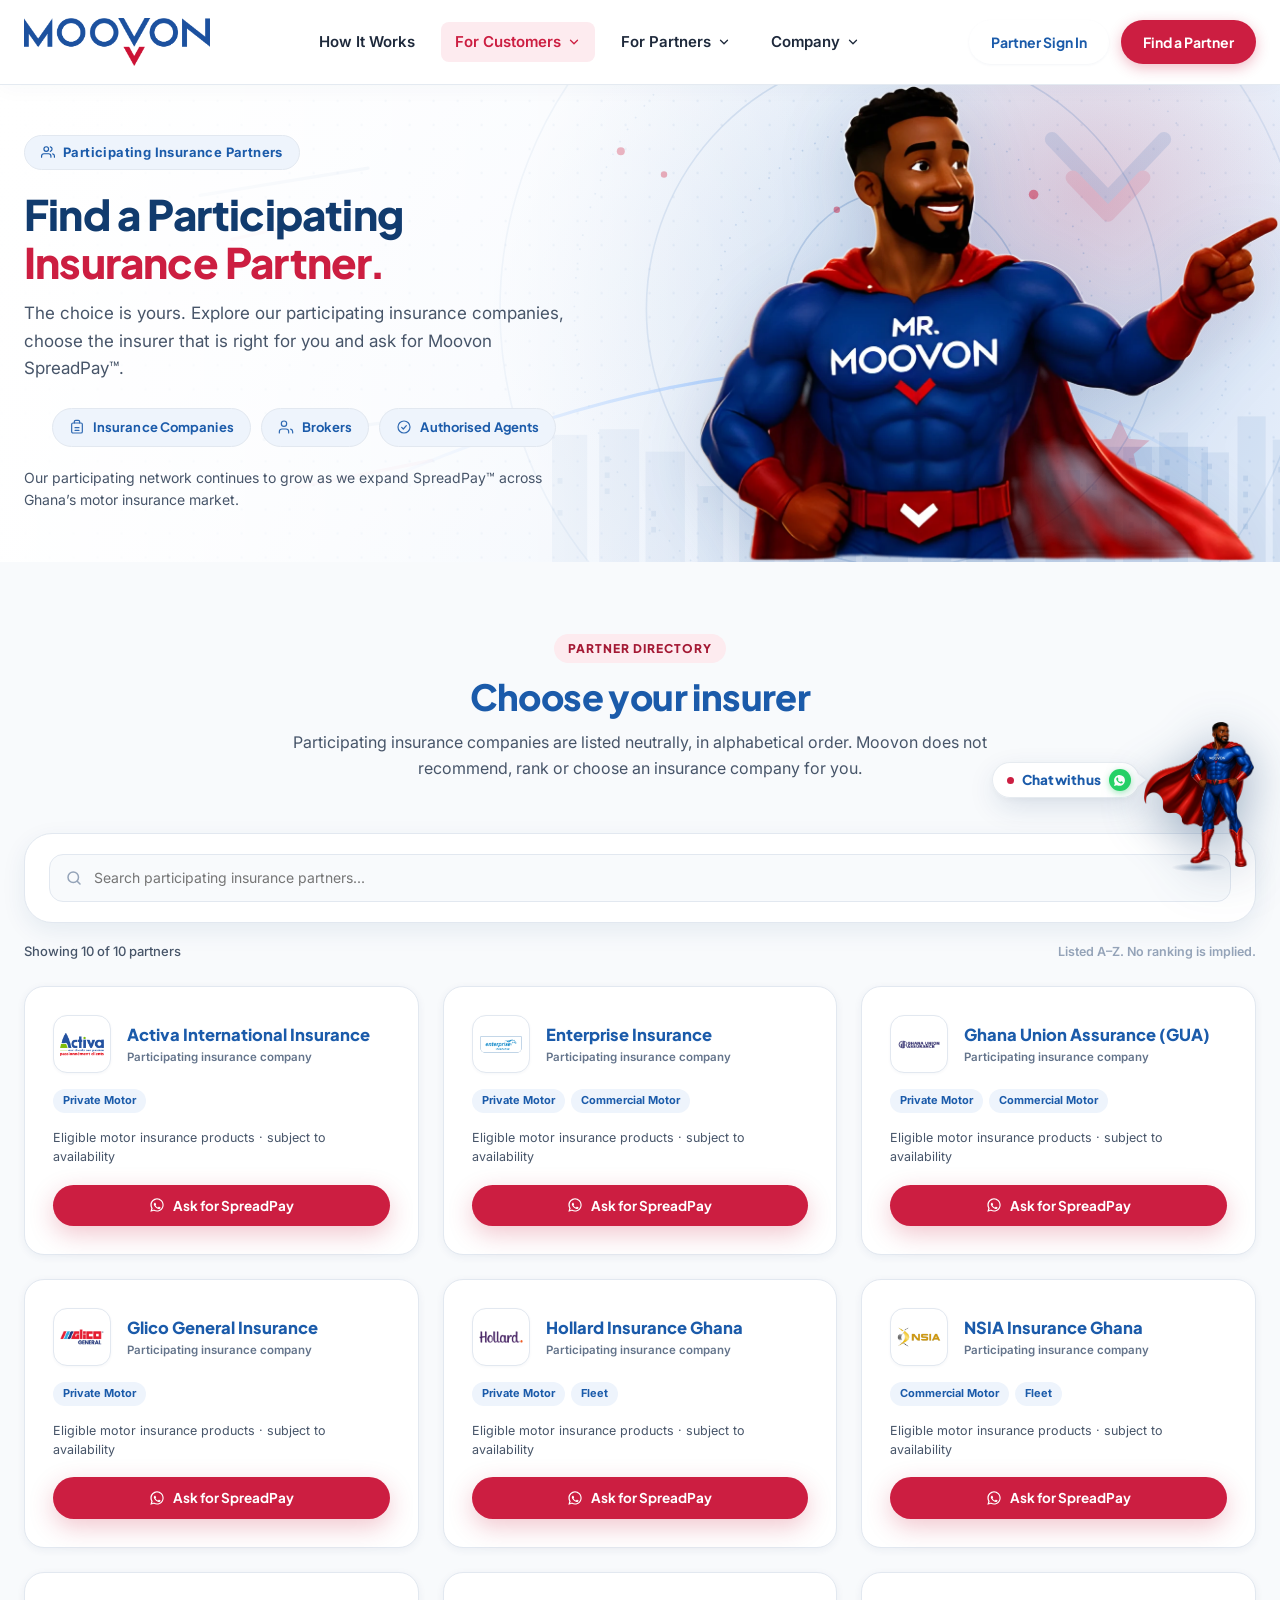
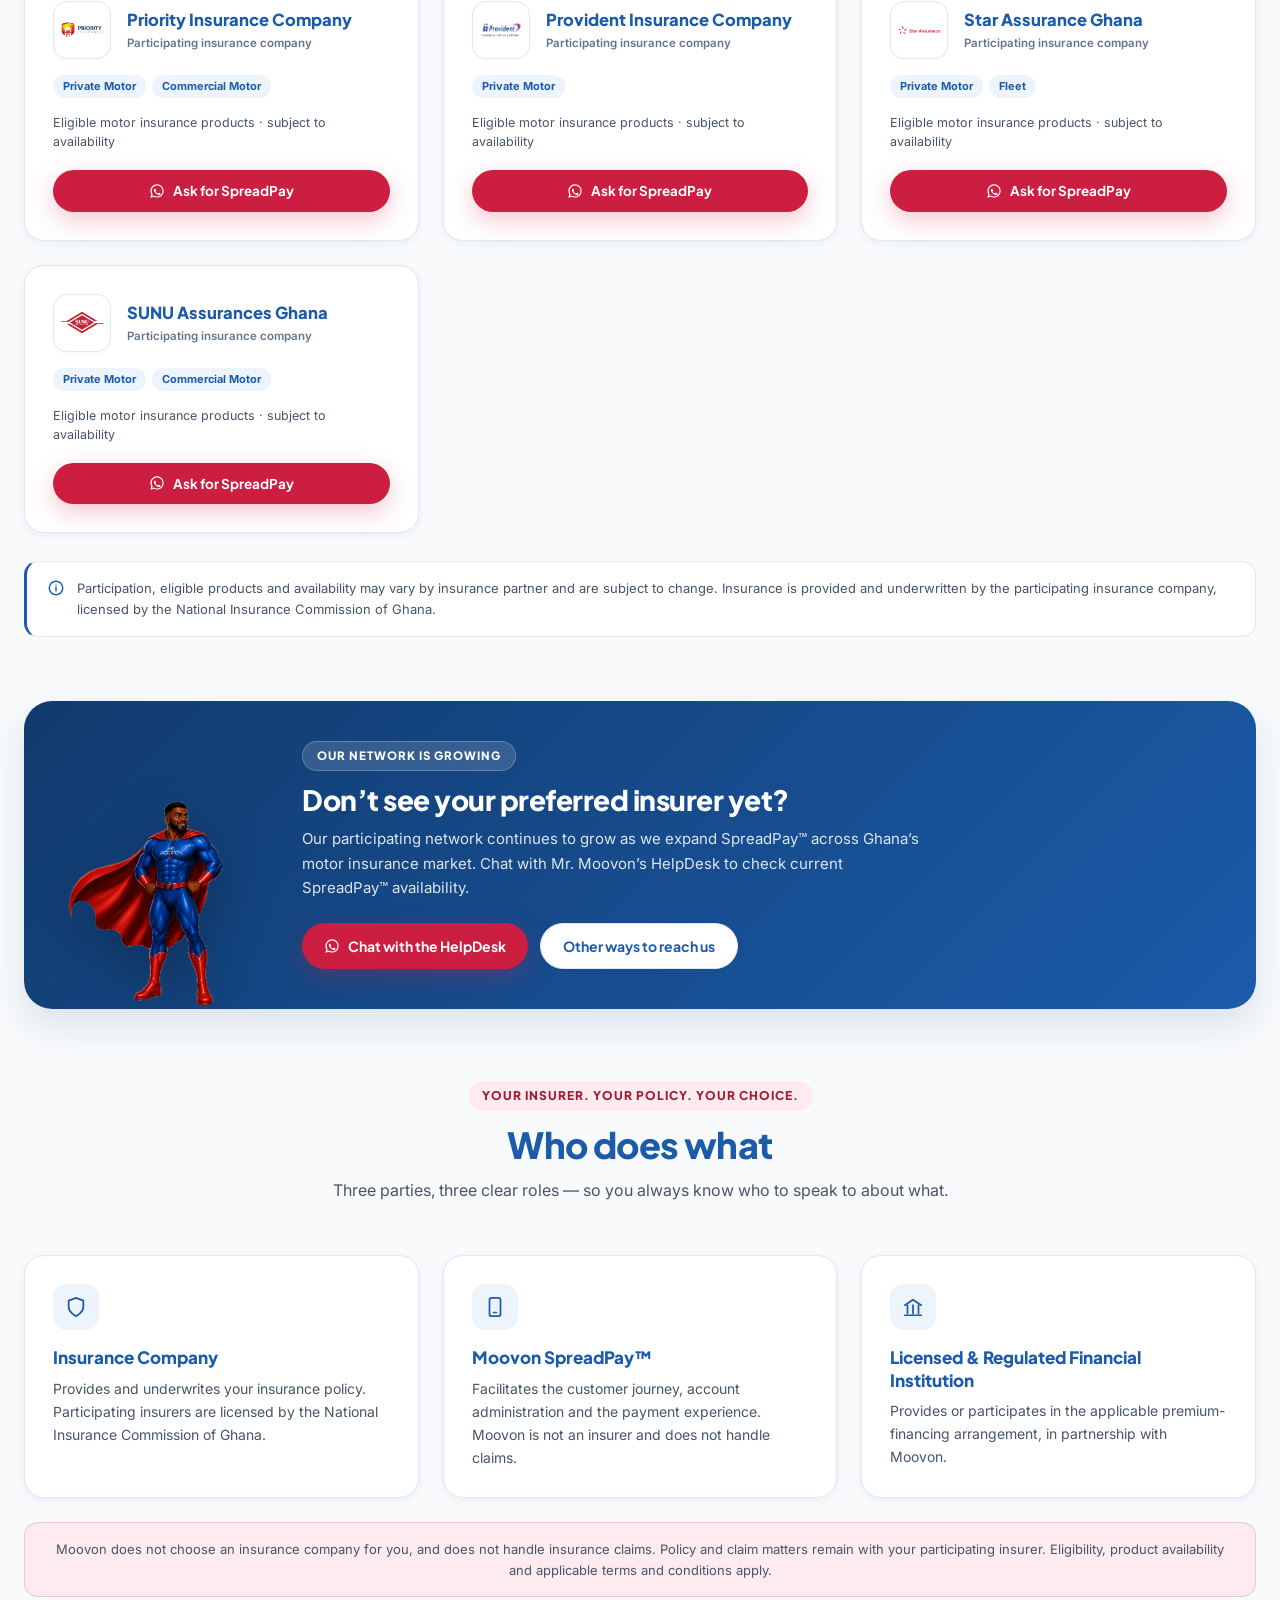
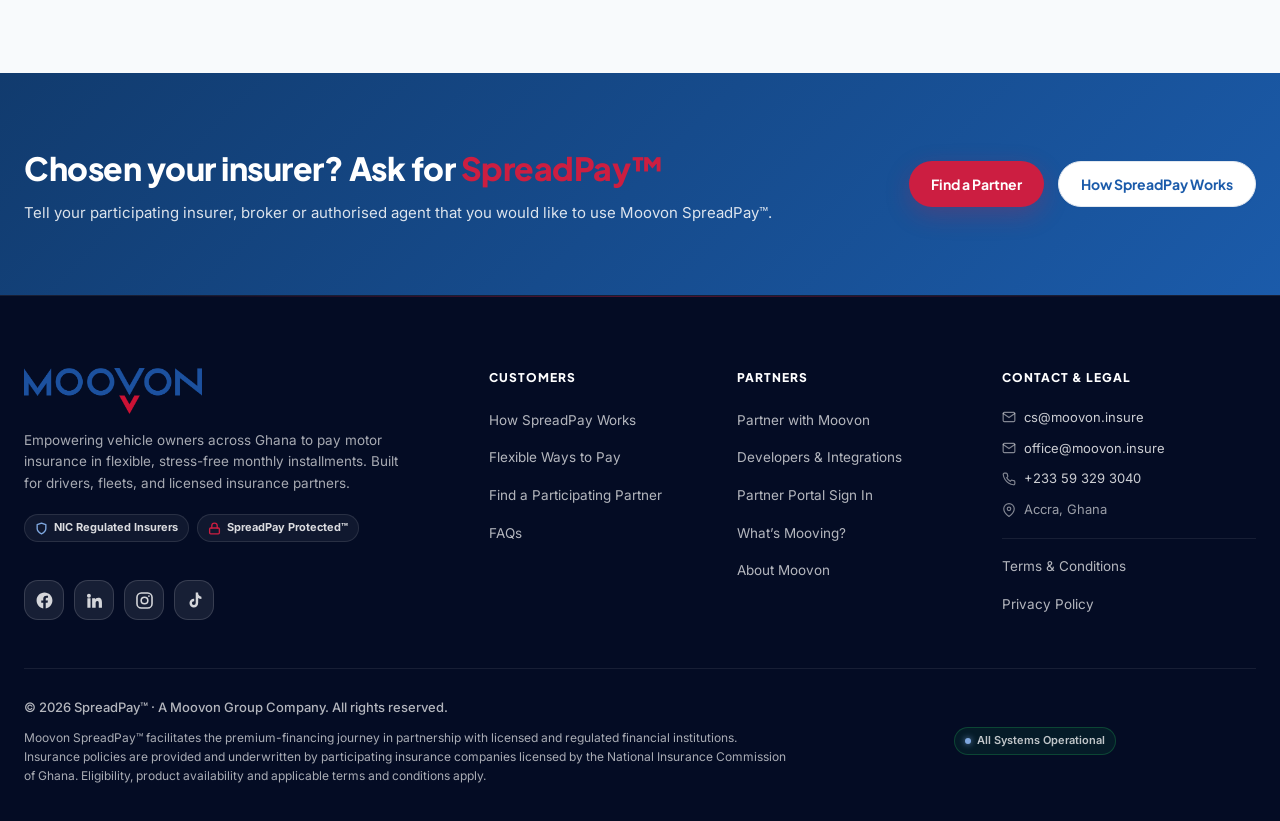
<file: partners.html>
<!DOCTYPE html>
<html lang="en">
<head>
  <meta charset="UTF-8">
  <meta name="viewport" content="width=device-width, initial-scale=1.0">
  <title>Participating Insurance Partners - MOOVON SpreadPay™</title>
  <meta name="description" content="Explore the insurance companies participating in Moovon SpreadPay™, choose the insurer that is right for you and ask for SpreadPay. The choice is yours.">
  <!-- Open Graph / Social Previews -->
  <meta property="og:type" content="website">
  <meta property="og:url" content="https://moovon.insure/partners">
  <meta property="og:site_name" content="Moovon SpreadPay">
  <meta property="og:locale" content="en_GH">
  <meta property="og:title" content="Participating Insurance Partners - MOOVON SpreadPay™">
  <meta property="og:description" content="Explore the insurance companies participating in Moovon SpreadPay™, choose the insurer that is right for you and ask for SpreadPay. The choice is yours.">
  <meta property="og:image" content="https://moovon.insure/assets/graphics/social_banner_exact.png">
  <meta name="twitter:card" content="summary_large_image">
  <meta name="twitter:image" content="https://moovon.insure/assets/graphics/social_banner_exact.png">
  
  <!-- Fonts & Stylesheet -->
  <link rel="preconnect" href="https://fonts.googleapis.com">
  <link rel="preconnect" href="https://fonts.gstatic.com" crossorigin>
  <link href="https://fonts.googleapis.com/css2?family=Inter:wght@400;500;600;700&family=Plus+Jakarta+Sans:wght@700;800;900&display=swap" rel="stylesheet">
  <link rel="icon" type="image/png" href="assets/brand/icon-trans.png">
  <link rel="canonical" href="https://moovon.insure/partners">
  <link rel="stylesheet" href="styles.css?v=2.5">
  <!-- Meta Pixel Code -->
  <script>
  !function(f,b,e,v,n,t,s)
  {if(f.fbq)return;n=f.fbq=function(){n.callMethod?
  n.callMethod.apply(n,arguments):n.queue.push(arguments)};
  if(!f._fbq)f._fbq=n;n.push=n;n.loaded=!0;n.version='2.0';
  n.queue=[];t=b.createElement(e);t.async=!0;
  t.src=v;s=b.getElementsByTagName(e)[0];
  s.parentNode.insertBefore(t,s)}(window,document,'script',
  'https://connect.facebook.net/en_US/fbevents.js');
  fbq('init', '1037910072177909'); 
  fbq('track', 'PageView');
  </script>
  <noscript>
  <img height="1" width="1" 
  src="https://www.facebook.com/tr?id=1037910072177909&ev=PageView&noscript=1"/>
  </noscript>
  <!-- End Meta Pixel Code -->
</head>
<body>
  <a class="skip-link" href="#main">Skip to main content</a>


  <!-- ==========================================================================
       Header & Sticky Glass Navigation (Uniform Across All Pages)
       ========================================================================== -->
  <header class="site-header" id="siteHeader">
    <div class="container nav-container">
      <a href="/" class="brand-logo-group" aria-label="Moovon SpreadPay Home">
        <img src="assets/brand/moovon_logo_main.png" alt="Moovon" class="brand-logo-img" width="2371" height="613">
      </a>

      <nav aria-label="Primary Navigation">
        <ul class="nav-menu">
          <li><a href="/how-it-works" class="nav-link">How It Works</a></li>
          <li class="nav-item-has-dropdown">
            <a href="/products" class="nav-link">
              For Customers
              <svg class="dropdown-arrow" viewBox="0 0 24 24" width="14" height="14" fill="none" stroke="currentColor" stroke-width="2.2" stroke-linecap="round" stroke-linejoin="round" aria-hidden="true" focusable="false"><polyline points="6 9 12 15 18 9"/></svg>
            </a>
            <div class="dropdown-menu">
              <a href="/partners" class="dropdown-item">
                <div class="dropdown-icon-box">
                  <svg width="18" height="18" viewBox="0 0 24 24" fill="none" stroke="currentColor" stroke-width="2" stroke-linecap="round" stroke-linejoin="round" aria-hidden="true" focusable="false"><path d="M17 21v-2a4 4 0 0 0-4-4H5a4 4 0 0 0-4 4v2"/><circle cx="9" cy="7" r="4"/><path d="M23 21v-2a4 4 0 0 0-3-3.87"/></svg>
                </div>
                <div>
                  <div class="dropdown-title">Participating Partners</div>
                  <div class="dropdown-desc">Choose your preferred insurer</div>
                </div>
              </a>
              <a href="/products" class="dropdown-item">
                <div class="dropdown-icon-box">
                  <svg width="18" height="18" viewBox="0 0 24 24" fill="none" stroke="currentColor" stroke-width="2" stroke-linecap="round" stroke-linejoin="round" aria-hidden="true" focusable="false"><path d="M12 22s8-4 8-10V5l-8-3-8 3v7c0 6 8 10 8 10z"/></svg>
                </div>
                <div>
                  <div class="dropdown-title">Flexible Ways to Pay</div>
                  <div class="dropdown-desc">Premium bands and payment periods</div>
                </div>
              </a>
              <a href="/faqs" class="dropdown-item">
                <div class="dropdown-icon-box">
                  <svg width="18" height="18" viewBox="0 0 24 24" fill="none" stroke="currentColor" stroke-width="2" stroke-linecap="round" stroke-linejoin="round" aria-hidden="true" focusable="false"><circle cx="12" cy="12" r="10"/><path d="M9.1 9a3 3 0 0 1 5.8 1c0 2-3 3-3 3"/><line x1="12" y1="17" x2="12" y2="17.01"/></svg>
                </div>
                <div>
                  <div class="dropdown-title">FAQs</div>
                  <div class="dropdown-desc">Answers about your SpreadPay journey</div>
                </div>
              </a>
            </div>
          </li>
          <li class="nav-item-has-dropdown">
            <a href="/for-partners" class="nav-link">
              For Partners
              <svg class="dropdown-arrow" viewBox="0 0 24 24" width="14" height="14" fill="none" stroke="currentColor" stroke-width="2.2" stroke-linecap="round" stroke-linejoin="round" aria-hidden="true" focusable="false"><polyline points="6 9 12 15 18 9"/></svg>
            </a>
            <div class="dropdown-menu">
              <a href="/for-partners" class="dropdown-item">
                <div class="dropdown-icon-box">
                  <svg width="18" height="18" viewBox="0 0 24 24" fill="none" stroke="currentColor" stroke-width="2" stroke-linecap="round" stroke-linejoin="round" aria-hidden="true" focusable="false"><path d="M14 2H6a2 2 0 0 0-2 2v16a2 2 0 0 0 2 2h12a2 2 0 0 0 2-2V8z"/><polyline points="14 2 14 8 20 8"/></svg>
                </div>
                <div>
                  <div class="dropdown-title">Partner with Moovon</div>
                  <div class="dropdown-desc">For insurers, brokers and agents</div>
                </div>
              </a>
              <a href="/developers" class="dropdown-item">
                <div class="dropdown-icon-box">
                  <svg width="18" height="18" viewBox="0 0 24 24" fill="none" stroke="currentColor" stroke-width="2" stroke-linecap="round" stroke-linejoin="round" aria-hidden="true" focusable="false"><polyline points="16 18 22 12 16 6"/><polyline points="8 6 2 12 8 18"/></svg>
                </div>
                <div>
                  <div class="dropdown-title">Developers & Integrations</div>
                  <div class="dropdown-desc">Secure partner APIs</div>
                </div>
              </a>
              <a href="https://console.moovon.insure/login" title="Sign in securely at console.moovon.insure" class="dropdown-item">
                <div class="dropdown-icon-box">
                  <svg width="18" height="18" viewBox="0 0 24 24" fill="none" stroke="currentColor" stroke-width="2" stroke-linecap="round" stroke-linejoin="round" aria-hidden="true" focusable="false"><rect x="3" y="11" width="18" height="11" rx="2" ry="2"/><path d="M7 11V7a5 5 0 0 1 10 0v4"/></svg>
                </div>
                <div>
                  <div class="dropdown-title">Partner Portal Sign In</div>
                  <div class="dropdown-desc">Approved partner access</div>
                </div>
              </a>
            </div>
          </li>
          <li class="nav-item-has-dropdown">
            <a href="/about" class="nav-link">
              Company
              <svg class="dropdown-arrow" viewBox="0 0 24 24" width="14" height="14" fill="none" stroke="currentColor" stroke-width="2.2" stroke-linecap="round" stroke-linejoin="round" aria-hidden="true" focusable="false"><polyline points="6 9 12 15 18 9"/></svg>
            </a>
            <div class="dropdown-menu">
              <a href="/about" class="dropdown-item">
                <div class="dropdown-icon-box">
                  <svg width="18" height="18" viewBox="0 0 24 24" fill="none" stroke="currentColor" stroke-width="2" stroke-linecap="round" stroke-linejoin="round" aria-hidden="true" focusable="false"><path d="M4 15s1-1 4-1 5 2 8 2 4-1 4-1V3s-1 1-4 1-5-2-8-2-4 1-4 1z"/><line x1="4" y1="22" x2="4" y2="15"/></svg>
                </div>
                <div>
                  <div class="dropdown-title">About Moovon</div>
                  <div class="dropdown-desc">Built in Ghana. Built for Africa.</div>
                </div>
              </a>
              <a href="/news" class="dropdown-item">
                <div class="dropdown-icon-box">
                  <svg width="18" height="18" viewBox="0 0 24 24" fill="none" stroke="currentColor" stroke-width="2" stroke-linecap="round" stroke-linejoin="round" aria-hidden="true" focusable="false"><path d="M4 22h16a2 2 0 0 0 2-2V4a2 2 0 0 0-2-2H8a2 2 0 0 0-2 2v16a2 2 0 0 1-2 2Zm0 0a2 2 0 0 1-2-2v-9h4"/><path d="M10 6h8M10 10h8M10 14h5"/></svg>
                </div>
                <div>
                  <div class="dropdown-title">What's Mooving?</div>
                  <div class="dropdown-desc">News, partners and industry updates</div>
                </div>
              </a>
              <a href="/contact" class="dropdown-item">
                <div class="dropdown-icon-box">
                  <svg width="18" height="18" viewBox="0 0 24 24" fill="none" stroke="currentColor" stroke-width="2" stroke-linecap="round" stroke-linejoin="round" aria-hidden="true" focusable="false"><rect x="2" y="4" width="20" height="16" rx="2"/><path d="m22 6-10 7L2 6"/></svg>
                </div>
                <div>
                  <div class="dropdown-title">Contact Moovon</div>
                  <div class="dropdown-desc">Mr. Moovon's HelpDesk</div>
                </div>
              </a>
            </div>
          </li>
        </ul>
      </nav>

      <div class="nav-actions">
        <a href="https://console.moovon.insure/login" title="Sign in securely at console.moovon.insure" class="btn btn-signin">Partner Sign In</a>
        <button onclick="openPartnerModal()" class="btn btn-find-partner">Find a Partner</button>
      </div>

      <button class="mobile-toggle" aria-label="Toggle navigation">
        <svg width="24" height="24" viewBox="0 0 24 24" fill="none" stroke="#1B5BAA" stroke-width="2" stroke-linecap="round" stroke-linejoin="round"><line x1="3" y1="12" x2="21" y2="12"/><line x1="3" y1="6" x2="21" y2="6"/><line x1="3" y1="18" x2="21" y2="18"/></svg>
      </button>
    </div>
  </header>

  <main id="main">

  <!-- ==========================================================================
       Page Hero — Find a Participating Insurance Partner
       ========================================================================== -->
  <section class="page-hero scene-hero scene-hero--cutout">
    <div class="scene-hero-figure">
      <img src="assets/graphics/hero/partners.webp" width="1200" height="985" fetchpriority="high"
           alt="Mr. Moovon pointing towards the Accra skyline and the Black Star Gate.">
    </div>
    <div class="container">
      <div class="scene-hero-copy">

      <div class="page-hero-badge">
        <svg width="14" height="14" viewBox="0 0 24 24" fill="none" stroke="currentColor" stroke-width="2" stroke-linecap="round" stroke-linejoin="round" aria-hidden="true" focusable="false"><path d="M17 21v-2a4 4 0 0 0-4-4H5a4 4 0 0 0-4 4v2"/><circle cx="9" cy="7" r="4"/><path d="M23 21v-2a4 4 0 0 0-3-3.87"/><path d="M16 3.13a4 4 0 0 1 0 7.75"/></svg>
        Participating Insurance Partners
      </div>
      <h1 class="page-hero-title">Find a Participating <span>Insurance Partner.</span></h1>
      <p class="page-hero-subtitle">The choice is yours. Explore our participating insurance companies, choose the insurer that is right for you and ask for Moovon SpreadPay&trade;.</p>

      <ul class="partners-hero-types">
        <li class="partners-hero-type">
          <svg width="16" height="16" viewBox="0 0 24 24" fill="none" stroke="currentColor" stroke-width="1.8" stroke-linecap="round" stroke-linejoin="round" aria-hidden="true" focusable="false"><rect x="4" y="6" width="16" height="15" rx="2"/><path d="M8 6V4a2 2 0 0 1 2-2h4a2 2 0 0 1 2 2v2"/><path d="M9 13h6"/><path d="M9 17h6"/></svg>
          Insurance Companies
        </li>
        <li class="partners-hero-type">
          <svg width="16" height="16" viewBox="0 0 24 24" fill="none" stroke="currentColor" stroke-width="1.8" stroke-linecap="round" stroke-linejoin="round" aria-hidden="true" focusable="false"><path d="M16 21v-2a4 4 0 0 0-4-4H6a4 4 0 0 0-4 4v2"/><circle cx="9" cy="7" r="4"/><path d="M22 21v-2a4 4 0 0 0-3-3.87"/></svg>
          Brokers
        </li>
        <li class="partners-hero-type">
          <svg width="16" height="16" viewBox="0 0 24 24" fill="none" stroke="currentColor" stroke-width="1.8" stroke-linecap="round" stroke-linejoin="round" aria-hidden="true" focusable="false"><circle cx="12" cy="12" r="9"/><path d="M8.5 12.5 11 15l4.5-5"/></svg>
          Authorised Agents
        </li>
      </ul>

      <p class="partners-hero-note">Our participating network continues to grow as we expand SpreadPay&trade; across Ghana&rsquo;s motor insurance market.</p>
      </div>
    </div>
  </section>

  <!-- ==========================================================================
       Partner Directory — neutral, non-ranked listing (R4)
       ========================================================================== -->
  <section class="partners-dir-section" id="directory" aria-labelledby="directoryHeading">
    <div class="container">

      <div class="section-header">
        <span class="section-tag">Partner Directory</span>
        <h2 class="section-title" id="directoryHeading">Choose your insurer</h2>
        <p class="section-subtitle">Participating insurance companies are listed neutrally, in alphabetical order. Moovon does not recommend, rank or choose an insurance company for you.</p>
      </div>

      <div class="partner-filters-bar partners-filters">
        <div class="partners-search-wrap">
          <label class="sr-only" for="partnerSearchInput">Search participating insurance partners by name</label>
          <svg width="18" height="18" viewBox="0 0 24 24" fill="none" stroke="currentColor" stroke-width="2" stroke-linecap="round" stroke-linejoin="round" aria-hidden="true" focusable="false"><circle cx="11" cy="11" r="7"/><line x1="20" y1="20" x2="16.65" y2="16.65"/></svg>
          <input type="search" id="partnerSearchInput" class="partner-search-field" placeholder="Search participating insurance partners...">
        </div>
      </div>

      <div class="partners-dir-status">
        <p class="partner-result-count" id="partnerResultCount" role="status" aria-live="polite">Showing all participating partners</p>
        <p class="partners-dir-order">Listed A&ndash;Z. No ranking is implied.</p>
      </div>

      <div class="partners-directory-grid">

        <!-- Activa -->
        <article class="partner-dir-card" data-categories="private">
          <div>
            <div class="partner-dir-top">
              <img src="assets/logos/logo_activa.png?v=2" alt="Activa International Insurance logo" class="partner-dir-logo" width="58" height="58" loading="lazy" decoding="async">
              <div class="partners-card-id">
                <h3 class="partner-dir-name">Activa International Insurance</h3>
                <span class="partner-dir-sub">Participating insurance company</span>
              </div>
            </div>
            <div class="partner-dir-badges">
              <span class="policy-badge-pill">Private Motor</span>
            </div>
            <p class="partners-card-note">Eligible motor insurance products &middot; subject to availability</p>
          </div>
          <a href="https://wa.me/233593293040?text=Hi%2C%20I%20would%20like%20to%20ask%20about%20Moovon%20SpreadPay%20with%20Activa%20International%20Insurance." target="_blank" rel="noopener" class="btn btn-primary partners-card-cta" aria-label="Ask Activa International Insurance for SpreadPay on WhatsApp (opens in a new tab)">
            <svg width="16" height="16" viewBox="0 0 24 24" fill="currentColor" aria-hidden="true" focusable="false"><path d="M12.04 2c-5.46 0-9.91 4.45-9.91 9.91 0 1.75.46 3.45 1.32 4.95L2.05 22l5.25-1.38c1.45.79 3.08 1.21 4.74 1.21h.01c5.46 0 9.91-4.45 9.91-9.91 0-2.65-1.03-5.14-2.9-7.01A9.816 9.816 0 0 0 12.04 2m.01 1.67c2.2 0 4.26.86 5.82 2.42a8.225 8.225 0 0 1 2.41 5.83c0 4.54-3.7 8.24-8.24 8.24-.01 0-.01 0 0 0-1.42 0-2.82-.37-4.06-1.08l-.29-.17-3.02.79.81-2.95-.19-.3a8.19 8.19 0 0 1-1.26-4.36c0-4.54 3.7-8.24 8.24-8.24m4.53 11.53c-.25-.13-1.47-.73-1.7-.81-.23-.08-.39-.13-.56.13-.17.25-.64.81-.79.97-.14.17-.29.19-.54.06-.25-.13-1.05-.39-2-1.23-.74-.66-1.24-1.48-1.38-1.73-.15-.25-.02-.38.11-.51.11-.11.25-.29.37-.44.13-.14.17-.25.25-.42.08-.17.04-.31-.02-.44-.06-.13-.56-1.35-.77-1.85-.2-.49-.41-.42-.56-.43h-.48c-.17 0-.44.06-.66.31-.23.25-.87.85-.87 2.07 0 1.22.89 2.4 1.01 2.57.13.17 1.75 2.68 4.24 3.76.59.26 1.05.41 1.41.53.59.19 1.13.16 1.56.1.48-.07 1.47-.6 1.68-1.18.21-.58.21-1.08.15-1.18-.07-.1-.23-.17-.48-.29z"/></svg>
            Ask for SpreadPay
          </a>
        </article>

        <!-- Enterprise -->
        <article class="partner-dir-card" data-categories="private commercial">
          <div>
            <div class="partner-dir-top">
              <img src="assets/logos/logo_enterprise.png?v=2" alt="Enterprise Insurance logo" class="partner-dir-logo" width="58" height="58" loading="lazy" decoding="async">
              <div class="partners-card-id">
                <h3 class="partner-dir-name">Enterprise Insurance</h3>
                <span class="partner-dir-sub">Participating insurance company</span>
              </div>
            </div>
            <div class="partner-dir-badges">
              <span class="policy-badge-pill">Private Motor</span>
              <span class="policy-badge-pill">Commercial Motor</span>
            </div>
            <p class="partners-card-note">Eligible motor insurance products &middot; subject to availability</p>
          </div>
          <a href="https://wa.me/233593293040?text=Hi%2C%20I%20would%20like%20to%20ask%20about%20Moovon%20SpreadPay%20with%20Enterprise%20Insurance." target="_blank" rel="noopener" class="btn btn-primary partners-card-cta" aria-label="Ask Enterprise Insurance for SpreadPay on WhatsApp (opens in a new tab)">
            <svg width="16" height="16" viewBox="0 0 24 24" fill="currentColor" aria-hidden="true" focusable="false"><path d="M12.04 2c-5.46 0-9.91 4.45-9.91 9.91 0 1.75.46 3.45 1.32 4.95L2.05 22l5.25-1.38c1.45.79 3.08 1.21 4.74 1.21h.01c5.46 0 9.91-4.45 9.91-9.91 0-2.65-1.03-5.14-2.9-7.01A9.816 9.816 0 0 0 12.04 2m.01 1.67c2.2 0 4.26.86 5.82 2.42a8.225 8.225 0 0 1 2.41 5.83c0 4.54-3.7 8.24-8.24 8.24-.01 0-.01 0 0 0-1.42 0-2.82-.37-4.06-1.08l-.29-.17-3.02.79.81-2.95-.19-.3a8.19 8.19 0 0 1-1.26-4.36c0-4.54 3.7-8.24 8.24-8.24m4.53 11.53c-.25-.13-1.47-.73-1.7-.81-.23-.08-.39-.13-.56.13-.17.25-.64.81-.79.97-.14.17-.29.19-.54.06-.25-.13-1.05-.39-2-1.23-.74-.66-1.24-1.48-1.38-1.73-.15-.25-.02-.38.11-.51.11-.11.25-.29.37-.44.13-.14.17-.25.25-.42.08-.17.04-.31-.02-.44-.06-.13-.56-1.35-.77-1.85-.2-.49-.41-.42-.56-.43h-.48c-.17 0-.44.06-.66.31-.23.25-.87.85-.87 2.07 0 1.22.89 2.4 1.01 2.57.13.17 1.75 2.68 4.24 3.76.59.26 1.05.41 1.41.53.59.19 1.13.16 1.56.1.48-.07 1.47-.6 1.68-1.18.21-.58.21-1.08.15-1.18-.07-.1-.23-.17-.48-.29z"/></svg>
            Ask for SpreadPay
          </a>
        </article>

        <!-- Ghana Union Assurance -->
        <article class="partner-dir-card" data-categories="private commercial">
          <div>
            <div class="partner-dir-top">
              <img src="assets/logos/logo_gua.png?v=2" alt="Ghana Union Assurance logo" class="partner-dir-logo" width="58" height="58" loading="lazy" decoding="async">
              <div class="partners-card-id">
                <h3 class="partner-dir-name">Ghana Union Assurance (GUA)</h3>
                <span class="partner-dir-sub">Participating insurance company</span>
              </div>
            </div>
            <div class="partner-dir-badges">
              <span class="policy-badge-pill">Private Motor</span>
              <span class="policy-badge-pill">Commercial Motor</span>
            </div>
            <p class="partners-card-note">Eligible motor insurance products &middot; subject to availability</p>
          </div>
          <a href="https://wa.me/233593293040?text=Hi%2C%20I%20would%20like%20to%20ask%20about%20Moovon%20SpreadPay%20with%20Ghana%20Union%20Assurance." target="_blank" rel="noopener" class="btn btn-primary partners-card-cta" aria-label="Ask Ghana Union Assurance for SpreadPay on WhatsApp (opens in a new tab)">
            <svg width="16" height="16" viewBox="0 0 24 24" fill="currentColor" aria-hidden="true" focusable="false"><path d="M12.04 2c-5.46 0-9.91 4.45-9.91 9.91 0 1.75.46 3.45 1.32 4.95L2.05 22l5.25-1.38c1.45.79 3.08 1.21 4.74 1.21h.01c5.46 0 9.91-4.45 9.91-9.91 0-2.65-1.03-5.14-2.9-7.01A9.816 9.816 0 0 0 12.04 2m.01 1.67c2.2 0 4.26.86 5.82 2.42a8.225 8.225 0 0 1 2.41 5.83c0 4.54-3.7 8.24-8.24 8.24-.01 0-.01 0 0 0-1.42 0-2.82-.37-4.06-1.08l-.29-.17-3.02.79.81-2.95-.19-.3a8.19 8.19 0 0 1-1.26-4.36c0-4.54 3.7-8.24 8.24-8.24m4.53 11.53c-.25-.13-1.47-.73-1.7-.81-.23-.08-.39-.13-.56.13-.17.25-.64.81-.79.97-.14.17-.29.19-.54.06-.25-.13-1.05-.39-2-1.23-.74-.66-1.24-1.48-1.38-1.73-.15-.25-.02-.38.11-.51.11-.11.25-.29.37-.44.13-.14.17-.25.25-.42.08-.17.04-.31-.02-.44-.06-.13-.56-1.35-.77-1.85-.2-.49-.41-.42-.56-.43h-.48c-.17 0-.44.06-.66.31-.23.25-.87.85-.87 2.07 0 1.22.89 2.4 1.01 2.57.13.17 1.75 2.68 4.24 3.76.59.26 1.05.41 1.41.53.59.19 1.13.16 1.56.1.48-.07 1.47-.6 1.68-1.18.21-.58.21-1.08.15-1.18-.07-.1-.23-.17-.48-.29z"/></svg>
            Ask for SpreadPay
          </a>
        </article>

        <!-- Glico General -->
        <article class="partner-dir-card" data-categories="private">
          <div>
            <div class="partner-dir-top">
              <img src="assets/logos/logo_glico.png?v=2" alt="Glico General Insurance logo" class="partner-dir-logo" width="58" height="58" loading="lazy" decoding="async">
              <div class="partners-card-id">
                <h3 class="partner-dir-name">Glico General Insurance</h3>
                <span class="partner-dir-sub">Participating insurance company</span>
              </div>
            </div>
            <div class="partner-dir-badges">
              <span class="policy-badge-pill">Private Motor</span>
            </div>
            <p class="partners-card-note">Eligible motor insurance products &middot; subject to availability</p>
          </div>
          <a href="https://wa.me/233593293040?text=Hi%2C%20I%20would%20like%20to%20ask%20about%20Moovon%20SpreadPay%20with%20Glico%20General%20Insurance." target="_blank" rel="noopener" class="btn btn-primary partners-card-cta" aria-label="Ask Glico General Insurance for SpreadPay on WhatsApp (opens in a new tab)">
            <svg width="16" height="16" viewBox="0 0 24 24" fill="currentColor" aria-hidden="true" focusable="false"><path d="M12.04 2c-5.46 0-9.91 4.45-9.91 9.91 0 1.75.46 3.45 1.32 4.95L2.05 22l5.25-1.38c1.45.79 3.08 1.21 4.74 1.21h.01c5.46 0 9.91-4.45 9.91-9.91 0-2.65-1.03-5.14-2.9-7.01A9.816 9.816 0 0 0 12.04 2m.01 1.67c2.2 0 4.26.86 5.82 2.42a8.225 8.225 0 0 1 2.41 5.83c0 4.54-3.7 8.24-8.24 8.24-.01 0-.01 0 0 0-1.42 0-2.82-.37-4.06-1.08l-.29-.17-3.02.79.81-2.95-.19-.3a8.19 8.19 0 0 1-1.26-4.36c0-4.54 3.7-8.24 8.24-8.24m4.53 11.53c-.25-.13-1.47-.73-1.7-.81-.23-.08-.39-.13-.56.13-.17.25-.64.81-.79.97-.14.17-.29.19-.54.06-.25-.13-1.05-.39-2-1.23-.74-.66-1.24-1.48-1.38-1.73-.15-.25-.02-.38.11-.51.11-.11.25-.29.37-.44.13-.14.17-.25.25-.42.08-.17.04-.31-.02-.44-.06-.13-.56-1.35-.77-1.85-.2-.49-.41-.42-.56-.43h-.48c-.17 0-.44.06-.66.31-.23.25-.87.85-.87 2.07 0 1.22.89 2.4 1.01 2.57.13.17 1.75 2.68 4.24 3.76.59.26 1.05.41 1.41.53.59.19 1.13.16 1.56.1.48-.07 1.47-.6 1.68-1.18.21-.58.21-1.08.15-1.18-.07-.1-.23-.17-.48-.29z"/></svg>
            Ask for SpreadPay
          </a>
        </article>

        <!-- Hollard -->
        <article class="partner-dir-card" data-categories="private fleet">
          <div>
            <div class="partner-dir-top">
              <img src="assets/logos/logo_hollard.png?v=2" alt="Hollard Insurance Ghana logo" class="partner-dir-logo" width="58" height="58" loading="lazy" decoding="async">
              <div class="partners-card-id">
                <h3 class="partner-dir-name">Hollard Insurance Ghana</h3>
                <span class="partner-dir-sub">Participating insurance company</span>
              </div>
            </div>
            <div class="partner-dir-badges">
              <span class="policy-badge-pill">Private Motor</span>
              <span class="policy-badge-pill">Fleet</span>
            </div>
            <p class="partners-card-note">Eligible motor insurance products &middot; subject to availability</p>
          </div>
          <a href="https://wa.me/233593293040?text=Hi%2C%20I%20would%20like%20to%20ask%20about%20Moovon%20SpreadPay%20with%20Hollard%20Insurance%20Ghana." target="_blank" rel="noopener" class="btn btn-primary partners-card-cta" aria-label="Ask Hollard Insurance Ghana for SpreadPay on WhatsApp (opens in a new tab)">
            <svg width="16" height="16" viewBox="0 0 24 24" fill="currentColor" aria-hidden="true" focusable="false"><path d="M12.04 2c-5.46 0-9.91 4.45-9.91 9.91 0 1.75.46 3.45 1.32 4.95L2.05 22l5.25-1.38c1.45.79 3.08 1.21 4.74 1.21h.01c5.46 0 9.91-4.45 9.91-9.91 0-2.65-1.03-5.14-2.9-7.01A9.816 9.816 0 0 0 12.04 2m.01 1.67c2.2 0 4.26.86 5.82 2.42a8.225 8.225 0 0 1 2.41 5.83c0 4.54-3.7 8.24-8.24 8.24-.01 0-.01 0 0 0-1.42 0-2.82-.37-4.06-1.08l-.29-.17-3.02.79.81-2.95-.19-.3a8.19 8.19 0 0 1-1.26-4.36c0-4.54 3.7-8.24 8.24-8.24m4.53 11.53c-.25-.13-1.47-.73-1.7-.81-.23-.08-.39-.13-.56.13-.17.25-.64.81-.79.97-.14.17-.29.19-.54.06-.25-.13-1.05-.39-2-1.23-.74-.66-1.24-1.48-1.38-1.73-.15-.25-.02-.38.11-.51.11-.11.25-.29.37-.44.13-.14.17-.25.25-.42.08-.17.04-.31-.02-.44-.06-.13-.56-1.35-.77-1.85-.2-.49-.41-.42-.56-.43h-.48c-.17 0-.44.06-.66.31-.23.25-.87.85-.87 2.07 0 1.22.89 2.4 1.01 2.57.13.17 1.75 2.68 4.24 3.76.59.26 1.05.41 1.41.53.59.19 1.13.16 1.56.1.48-.07 1.47-.6 1.68-1.18.21-.58.21-1.08.15-1.18-.07-.1-.23-.17-.48-.29z"/></svg>
            Ask for SpreadPay
          </a>
        </article>

        <!-- NSIA -->
        <article class="partner-dir-card" data-categories="commercial fleet">
          <div>
            <div class="partner-dir-top">
              <img src="assets/logos/logo_nsia.png?v=2" alt="NSIA Insurance Ghana logo" class="partner-dir-logo" width="58" height="58" loading="lazy" decoding="async">
              <div class="partners-card-id">
                <h3 class="partner-dir-name">NSIA Insurance Ghana</h3>
                <span class="partner-dir-sub">Participating insurance company</span>
              </div>
            </div>
            <div class="partner-dir-badges">
              <span class="policy-badge-pill">Commercial Motor</span>
              <span class="policy-badge-pill">Fleet</span>
            </div>
            <p class="partners-card-note">Eligible motor insurance products &middot; subject to availability</p>
          </div>
          <a href="https://wa.me/233593293040?text=Hi%2C%20I%20would%20like%20to%20ask%20about%20Moovon%20SpreadPay%20with%20NSIA%20Insurance%20Ghana." target="_blank" rel="noopener" class="btn btn-primary partners-card-cta" aria-label="Ask NSIA Insurance Ghana for SpreadPay on WhatsApp (opens in a new tab)">
            <svg width="16" height="16" viewBox="0 0 24 24" fill="currentColor" aria-hidden="true" focusable="false"><path d="M12.04 2c-5.46 0-9.91 4.45-9.91 9.91 0 1.75.46 3.45 1.32 4.95L2.05 22l5.25-1.38c1.45.79 3.08 1.21 4.74 1.21h.01c5.46 0 9.91-4.45 9.91-9.91 0-2.65-1.03-5.14-2.9-7.01A9.816 9.816 0 0 0 12.04 2m.01 1.67c2.2 0 4.26.86 5.82 2.42a8.225 8.225 0 0 1 2.41 5.83c0 4.54-3.7 8.24-8.24 8.24-.01 0-.01 0 0 0-1.42 0-2.82-.37-4.06-1.08l-.29-.17-3.02.79.81-2.95-.19-.3a8.19 8.19 0 0 1-1.26-4.36c0-4.54 3.7-8.24 8.24-8.24m4.53 11.53c-.25-.13-1.47-.73-1.7-.81-.23-.08-.39-.13-.56.13-.17.25-.64.81-.79.97-.14.17-.29.19-.54.06-.25-.13-1.05-.39-2-1.23-.74-.66-1.24-1.48-1.38-1.73-.15-.25-.02-.38.11-.51.11-.11.25-.29.37-.44.13-.14.17-.25.25-.42.08-.17.04-.31-.02-.44-.06-.13-.56-1.35-.77-1.85-.2-.49-.41-.42-.56-.43h-.48c-.17 0-.44.06-.66.31-.23.25-.87.85-.87 2.07 0 1.22.89 2.4 1.01 2.57.13.17 1.75 2.68 4.24 3.76.59.26 1.05.41 1.41.53.59.19 1.13.16 1.56.1.48-.07 1.47-.6 1.68-1.18.21-.58.21-1.08.15-1.18-.07-.1-.23-.17-.48-.29z"/></svg>
            Ask for SpreadPay
          </a>
        </article>

        <!-- Priority -->
        <article class="partner-dir-card" data-categories="private commercial">
          <div>
            <div class="partner-dir-top">
              <img src="assets/logos/logo_priority.png?v=2" alt="Priority Insurance Company logo" class="partner-dir-logo" width="58" height="58" loading="lazy" decoding="async">
              <div class="partners-card-id">
                <h3 class="partner-dir-name">Priority Insurance Company</h3>
                <span class="partner-dir-sub">Participating insurance company</span>
              </div>
            </div>
            <div class="partner-dir-badges">
              <span class="policy-badge-pill">Private Motor</span>
              <span class="policy-badge-pill">Commercial Motor</span>
            </div>
            <p class="partners-card-note">Eligible motor insurance products &middot; subject to availability</p>
          </div>
          <a href="https://wa.me/233593293040?text=Hi%2C%20I%20would%20like%20to%20ask%20about%20Moovon%20SpreadPay%20with%20Priority%20Insurance%20Company." target="_blank" rel="noopener" class="btn btn-primary partners-card-cta" aria-label="Ask Priority Insurance Company for SpreadPay on WhatsApp (opens in a new tab)">
            <svg width="16" height="16" viewBox="0 0 24 24" fill="currentColor" aria-hidden="true" focusable="false"><path d="M12.04 2c-5.46 0-9.91 4.45-9.91 9.91 0 1.75.46 3.45 1.32 4.95L2.05 22l5.25-1.38c1.45.79 3.08 1.21 4.74 1.21h.01c5.46 0 9.91-4.45 9.91-9.91 0-2.65-1.03-5.14-2.9-7.01A9.816 9.816 0 0 0 12.04 2m.01 1.67c2.2 0 4.26.86 5.82 2.42a8.225 8.225 0 0 1 2.41 5.83c0 4.54-3.7 8.24-8.24 8.24-.01 0-.01 0 0 0-1.42 0-2.82-.37-4.06-1.08l-.29-.17-3.02.79.81-2.95-.19-.3a8.19 8.19 0 0 1-1.26-4.36c0-4.54 3.7-8.24 8.24-8.24m4.53 11.53c-.25-.13-1.47-.73-1.7-.81-.23-.08-.39-.13-.56.13-.17.25-.64.81-.79.97-.14.17-.29.19-.54.06-.25-.13-1.05-.39-2-1.23-.74-.66-1.24-1.48-1.38-1.73-.15-.25-.02-.38.11-.51.11-.11.25-.29.37-.44.13-.14.17-.25.25-.42.08-.17.04-.31-.02-.44-.06-.13-.56-1.35-.77-1.85-.2-.49-.41-.42-.56-.43h-.48c-.17 0-.44.06-.66.31-.23.25-.87.85-.87 2.07 0 1.22.89 2.4 1.01 2.57.13.17 1.75 2.68 4.24 3.76.59.26 1.05.41 1.41.53.59.19 1.13.16 1.56.1.48-.07 1.47-.6 1.68-1.18.21-.58.21-1.08.15-1.18-.07-.1-.23-.17-.48-.29z"/></svg>
            Ask for SpreadPay
          </a>
        </article>

        <!-- Provident -->
        <article class="partner-dir-card" data-categories="private">
          <div>
            <div class="partner-dir-top">
              <img src="assets/logos/logo_provident.png?v=2" alt="Provident Insurance Company logo" class="partner-dir-logo" width="58" height="58" loading="lazy" decoding="async">
              <div class="partners-card-id">
                <h3 class="partner-dir-name">Provident Insurance Company</h3>
                <span class="partner-dir-sub">Participating insurance company</span>
              </div>
            </div>
            <div class="partner-dir-badges">
              <span class="policy-badge-pill">Private Motor</span>
            </div>
            <p class="partners-card-note">Eligible motor insurance products &middot; subject to availability</p>
          </div>
          <a href="https://wa.me/233593293040?text=Hi%2C%20I%20would%20like%20to%20ask%20about%20Moovon%20SpreadPay%20with%20Provident%20Insurance%20Company." target="_blank" rel="noopener" class="btn btn-primary partners-card-cta" aria-label="Ask Provident Insurance Company for SpreadPay on WhatsApp (opens in a new tab)">
            <svg width="16" height="16" viewBox="0 0 24 24" fill="currentColor" aria-hidden="true" focusable="false"><path d="M12.04 2c-5.46 0-9.91 4.45-9.91 9.91 0 1.75.46 3.45 1.32 4.95L2.05 22l5.25-1.38c1.45.79 3.08 1.21 4.74 1.21h.01c5.46 0 9.91-4.45 9.91-9.91 0-2.65-1.03-5.14-2.9-7.01A9.816 9.816 0 0 0 12.04 2m.01 1.67c2.2 0 4.26.86 5.82 2.42a8.225 8.225 0 0 1 2.41 5.83c0 4.54-3.7 8.24-8.24 8.24-.01 0-.01 0 0 0-1.42 0-2.82-.37-4.06-1.08l-.29-.17-3.02.79.81-2.95-.19-.3a8.19 8.19 0 0 1-1.26-4.36c0-4.54 3.7-8.24 8.24-8.24m4.53 11.53c-.25-.13-1.47-.73-1.7-.81-.23-.08-.39-.13-.56.13-.17.25-.64.81-.79.97-.14.17-.29.19-.54.06-.25-.13-1.05-.39-2-1.23-.74-.66-1.24-1.48-1.38-1.73-.15-.25-.02-.38.11-.51.11-.11.25-.29.37-.44.13-.14.17-.25.25-.42.08-.17.04-.31-.02-.44-.06-.13-.56-1.35-.77-1.85-.2-.49-.41-.42-.56-.43h-.48c-.17 0-.44.06-.66.31-.23.25-.87.85-.87 2.07 0 1.22.89 2.4 1.01 2.57.13.17 1.75 2.68 4.24 3.76.59.26 1.05.41 1.41.53.59.19 1.13.16 1.56.1.48-.07 1.47-.6 1.68-1.18.21-.58.21-1.08.15-1.18-.07-.1-.23-.17-.48-.29z"/></svg>
            Ask for SpreadPay
          </a>
        </article>

        <!-- Star Assurance -->
        <article class="partner-dir-card" data-categories="private fleet">
          <div>
            <div class="partner-dir-top">
              <img src="assets/logos/logo_star.png?v=2" alt="Star Assurance Ghana logo" class="partner-dir-logo" width="58" height="58" loading="lazy" decoding="async">
              <div class="partners-card-id">
                <h3 class="partner-dir-name">Star Assurance Ghana</h3>
                <span class="partner-dir-sub">Participating insurance company</span>
              </div>
            </div>
            <div class="partner-dir-badges">
              <span class="policy-badge-pill">Private Motor</span>
              <span class="policy-badge-pill">Fleet</span>
            </div>
            <p class="partners-card-note">Eligible motor insurance products &middot; subject to availability</p>
          </div>
          <a href="https://wa.me/233593293040?text=Hi%2C%20I%20would%20like%20to%20ask%20about%20Moovon%20SpreadPay%20with%20Star%20Assurance%20Ghana." target="_blank" rel="noopener" class="btn btn-primary partners-card-cta" aria-label="Ask Star Assurance Ghana for SpreadPay on WhatsApp (opens in a new tab)">
            <svg width="16" height="16" viewBox="0 0 24 24" fill="currentColor" aria-hidden="true" focusable="false"><path d="M12.04 2c-5.46 0-9.91 4.45-9.91 9.91 0 1.75.46 3.45 1.32 4.95L2.05 22l5.25-1.38c1.45.79 3.08 1.21 4.74 1.21h.01c5.46 0 9.91-4.45 9.91-9.91 0-2.65-1.03-5.14-2.9-7.01A9.816 9.816 0 0 0 12.04 2m.01 1.67c2.2 0 4.26.86 5.82 2.42a8.225 8.225 0 0 1 2.41 5.83c0 4.54-3.7 8.24-8.24 8.24-.01 0-.01 0 0 0-1.42 0-2.82-.37-4.06-1.08l-.29-.17-3.02.79.81-2.95-.19-.3a8.19 8.19 0 0 1-1.26-4.36c0-4.54 3.7-8.24 8.24-8.24m4.53 11.53c-.25-.13-1.47-.73-1.7-.81-.23-.08-.39-.13-.56.13-.17.25-.64.81-.79.97-.14.17-.29.19-.54.06-.25-.13-1.05-.39-2-1.23-.74-.66-1.24-1.48-1.38-1.73-.15-.25-.02-.38.11-.51.11-.11.25-.29.37-.44.13-.14.17-.25.25-.42.08-.17.04-.31-.02-.44-.06-.13-.56-1.35-.77-1.85-.2-.49-.41-.42-.56-.43h-.48c-.17 0-.44.06-.66.31-.23.25-.87.85-.87 2.07 0 1.22.89 2.4 1.01 2.57.13.17 1.75 2.68 4.24 3.76.59.26 1.05.41 1.41.53.59.19 1.13.16 1.56.1.48-.07 1.47-.6 1.68-1.18.21-.58.21-1.08.15-1.18-.07-.1-.23-.17-.48-.29z"/></svg>
            Ask for SpreadPay
          </a>
        </article>

        <!-- SUNU -->
        <article class="partner-dir-card" data-categories="private commercial">
          <div>
            <div class="partner-dir-top">
              <img src="assets/logos/logo_sunu.png?v=2" alt="SUNU Assurances Ghana logo" class="partner-dir-logo" width="58" height="58" loading="lazy" decoding="async">
              <div class="partners-card-id">
                <h3 class="partner-dir-name">SUNU Assurances Ghana</h3>
                <span class="partner-dir-sub">Participating insurance company</span>
              </div>
            </div>
            <div class="partner-dir-badges">
              <span class="policy-badge-pill">Private Motor</span>
              <span class="policy-badge-pill">Commercial Motor</span>
            </div>
            <p class="partners-card-note">Eligible motor insurance products &middot; subject to availability</p>
          </div>
          <a href="https://wa.me/233593293040?text=Hi%2C%20I%20would%20like%20to%20ask%20about%20Moovon%20SpreadPay%20with%20SUNU%20Assurances%20Ghana." target="_blank" rel="noopener" class="btn btn-primary partners-card-cta" aria-label="Ask SUNU Assurances Ghana for SpreadPay on WhatsApp (opens in a new tab)">
            <svg width="16" height="16" viewBox="0 0 24 24" fill="currentColor" aria-hidden="true" focusable="false"><path d="M12.04 2c-5.46 0-9.91 4.45-9.91 9.91 0 1.75.46 3.45 1.32 4.95L2.05 22l5.25-1.38c1.45.79 3.08 1.21 4.74 1.21h.01c5.46 0 9.91-4.45 9.91-9.91 0-2.65-1.03-5.14-2.9-7.01A9.816 9.816 0 0 0 12.04 2m.01 1.67c2.2 0 4.26.86 5.82 2.42a8.225 8.225 0 0 1 2.41 5.83c0 4.54-3.7 8.24-8.24 8.24-.01 0-.01 0 0 0-1.42 0-2.82-.37-4.06-1.08l-.29-.17-3.02.79.81-2.95-.19-.3a8.19 8.19 0 0 1-1.26-4.36c0-4.54 3.7-8.24 8.24-8.24m4.53 11.53c-.25-.13-1.47-.73-1.7-.81-.23-.08-.39-.13-.56.13-.17.25-.64.81-.79.97-.14.17-.29.19-.54.06-.25-.13-1.05-.39-2-1.23-.74-.66-1.24-1.48-1.38-1.73-.15-.25-.02-.38.11-.51.11-.11.25-.29.37-.44.13-.14.17-.25.25-.42.08-.17.04-.31-.02-.44-.06-.13-.56-1.35-.77-1.85-.2-.49-.41-.42-.56-.43h-.48c-.17 0-.44.06-.66.31-.23.25-.87.85-.87 2.07 0 1.22.89 2.4 1.01 2.57.13.17 1.75 2.68 4.24 3.76.59.26 1.05.41 1.41.53.59.19 1.13.16 1.56.1.48-.07 1.47-.6 1.68-1.18.21-.58.21-1.08.15-1.18-.07-.1-.23-.17-.48-.29z"/></svg>
            Ask for SpreadPay
          </a>
        </article>

        <!-- Empty state (toggled by the directory filter script) -->
        <div class="partner-dir-empty partners-dir-empty" id="partnerDirEmpty" hidden>
          <h3>No matching partners</h3>
          <p>Try another search term or category. Our participating network continues to grow &mdash; Mr. Moovon&rsquo;s HelpDesk can check current SpreadPay&trade; availability for you.</p>
          <a href="https://wa.me/233593293040" target="_blank" rel="noopener" class="btn btn-outline btn-sm">Chat with the HelpDesk</a>
        </div>

      </div>

      <p class="partners-dir-note">
        <svg width="18" height="18" viewBox="0 0 24 24" fill="none" stroke="currentColor" stroke-width="1.9" stroke-linecap="round" stroke-linejoin="round" aria-hidden="true" focusable="false"><circle cx="12" cy="12" r="9"/><line x1="12" y1="11" x2="12" y2="16"/><line x1="12" y1="8" x2="12" y2="8"/></svg>
        <span>Participation, eligible products and availability may vary by insurance partner and are subject to change. Insurance is provided and underwritten by the participating insurance company, licensed by the National Insurance Commission of Ghana.</span>
      </p>

    </div>
  </section>

  <!-- ==========================================================================
       Growing network + Mr. Moovon's HelpDesk
       ========================================================================== -->
  <section class="partners-helpdesk-section" aria-labelledby="helpdeskHeading">
    <div class="container">
      <div class="partners-helpdesk-card">
        <div class="partners-helpdesk-art">
          <img src="assets/graphics/mr_moovon_hero_transparent.png" alt="Mr. Moovon, the Moovon SpreadPay guide" width="1254" height="1254" loading="lazy" decoding="async">
        </div>
        <div class="partners-helpdesk-body">
          <span class="partners-helpdesk-tag">Our network is growing</span>
          <h2 class="partners-helpdesk-title" id="helpdeskHeading">Don&rsquo;t see your preferred insurer yet?</h2>
          <p class="partners-helpdesk-text">Our participating network continues to grow as we expand SpreadPay&trade; across Ghana&rsquo;s motor insurance market. Chat with Mr. Moovon&rsquo;s HelpDesk to check current SpreadPay&trade; availability.</p>
          <div class="partners-helpdesk-actions">
            <a href="https://wa.me/233593293040" target="_blank" rel="noopener" class="btn btn-primary" aria-label="Chat with Mr. Moovon's HelpDesk on WhatsApp (opens in a new tab)">
              <svg width="16" height="16" viewBox="0 0 24 24" fill="currentColor" aria-hidden="true" focusable="false"><path d="M12.04 2c-5.46 0-9.91 4.45-9.91 9.91 0 1.75.46 3.45 1.32 4.95L2.05 22l5.25-1.38c1.45.79 3.08 1.21 4.74 1.21h.01c5.46 0 9.91-4.45 9.91-9.91 0-2.65-1.03-5.14-2.9-7.01A9.816 9.816 0 0 0 12.04 2m.01 1.67c2.2 0 4.26.86 5.82 2.42a8.225 8.225 0 0 1 2.41 5.83c0 4.54-3.7 8.24-8.24 8.24-.01 0-.01 0 0 0-1.42 0-2.82-.37-4.06-1.08l-.29-.17-3.02.79.81-2.95-.19-.3a8.19 8.19 0 0 1-1.26-4.36c0-4.54 3.7-8.24 8.24-8.24m4.53 11.53c-.25-.13-1.47-.73-1.7-.81-.23-.08-.39-.13-.56.13-.17.25-.64.81-.79.97-.14.17-.29.19-.54.06-.25-.13-1.05-.39-2-1.23-.74-.66-1.24-1.48-1.38-1.73-.15-.25-.02-.38.11-.51.11-.11.25-.29.37-.44.13-.14.17-.25.25-.42.08-.17.04-.31-.02-.44-.06-.13-.56-1.35-.77-1.85-.2-.49-.41-.42-.56-.43h-.48c-.17 0-.44.06-.66.31-.23.25-.87.85-.87 2.07 0 1.22.89 2.4 1.01 2.57.13.17 1.75 2.68 4.24 3.76.59.26 1.05.41 1.41.53.59.19 1.13.16 1.56.1.48-.07 1.47-.6 1.68-1.18.21-.58.21-1.08.15-1.18-.07-.1-.23-.17-.48-.29z"/></svg>
              Chat with the HelpDesk
            </a>
            <a href="/contact" class="btn btn-outline">Other ways to reach us</a>
          </div>
        </div>
      </div>
    </div>
  </section>

  <!-- ==========================================================================
       Role clarity — who does what (R1 / R2 / R3 / R4)
       ========================================================================== -->
  <section class="partners-roles-section" aria-labelledby="rolesHeading">
    <div class="container">
      <div class="section-header">
        <span class="section-tag">Your insurer. Your policy. Your choice.</span>
        <h2 class="section-title" id="rolesHeading">Who does what</h2>
        <p class="section-subtitle">Three parties, three clear roles &mdash; so you always know who to speak to about what.</p>
      </div>

      <div class="partners-roles-grid">
        <div class="partners-role-card">
          <span class="partners-role-icon" aria-hidden="true">
            <svg width="22" height="22" viewBox="0 0 24 24" fill="none" stroke="currentColor" stroke-width="1.9" stroke-linecap="round" stroke-linejoin="round" focusable="false"><path d="M12 22s8-4 8-10V5l-8-3-8 3v7c0 6 8 10 8 10z"/></svg>
          </span>
          <h3 class="partners-role-title">Insurance Company</h3>
          <p class="partners-role-text">Provides and underwrites your insurance policy. Participating insurers are licensed by the National Insurance Commission of Ghana.</p>
        </div>

        <div class="partners-role-card">
          <span class="partners-role-icon" aria-hidden="true">
            <svg width="22" height="22" viewBox="0 0 24 24" fill="none" stroke="currentColor" stroke-width="1.9" stroke-linecap="round" stroke-linejoin="round" focusable="false"><rect x="6" y="2" width="12" height="20" rx="2.5"/><line x1="10.5" y1="18" x2="13.5" y2="18"/></svg>
          </span>
          <h3 class="partners-role-title">Moovon SpreadPay&trade;</h3>
          <p class="partners-role-text">Facilitates the customer journey, account administration and the payment experience. Moovon is not an insurer and does not handle claims.</p>
        </div>

        <div class="partners-role-card">
          <span class="partners-role-icon" aria-hidden="true">
            <svg width="22" height="22" viewBox="0 0 24 24" fill="none" stroke="currentColor" stroke-width="1.9" stroke-linecap="round" stroke-linejoin="round" focusable="false"><path d="M3 10 12 4l9 6"/><line x1="6" y1="10" x2="6" y2="19"/><line x1="12" y1="10" x2="12" y2="19"/><line x1="18" y1="10" x2="18" y2="19"/><line x1="3" y1="21" x2="21" y2="21"/></svg>
          </span>
          <h3 class="partners-role-title">Licensed &amp; Regulated Financial Institution</h3>
          <p class="partners-role-text">Provides or participates in the applicable premium-financing arrangement, in partnership with Moovon.</p>
        </div>
      </div>

      <p class="partners-roles-note">Moovon does not choose an insurance company for you, and does not handle insurance claims. Policy and claim matters remain with your participating insurer. Eligibility, product availability and applicable terms and conditions apply.</p>
    </div>
  </section>

  <!-- ==========================================================================
       Pre-Footer CTA
       ========================================================================== -->
  <section class="cta-banner-section">
    <div class="container cta-banner-content">
      <div>
        <h2 class="cta-title">Chosen your insurer? Ask for <span>SpreadPay&trade;</span></h2>
        <p class="cta-sub">Tell your participating insurer, broker or authorised agent that you would like to use Moovon SpreadPay&trade;.</p>
      </div>
      <div class="cta-buttons-group">
        <button type="button" onclick="openPartnerModal()" class="btn btn-primary">Find a Partner</button>
        <a href="/how-it-works" class="btn btn-outline">How SpreadPay Works</a>
      </div>
    </div>
  </section>

  </main>

  <!-- ==========================================================================
       Footer
       ========================================================================== -->
  <!-- ==========================================================================
     MOOVON SpreadPay™ - Uniform Dedicated Footer Component
     ========================================================================== -->
<footer class="site-footer" id="siteFooter">
  <div class="container">
    <div class="footer-grid">
      <!-- Brand & Mission Column -->
      <div class="footer-brand-col">
        <a href="/" class="brand-logo-group brand-logo-footer" aria-label="Moovon SpreadPay Home">
          <img src="assets/brand/moovon_logo_main.png" alt="Moovon" class="brand-logo-img" width="2371" height="613">
        </a>
        <p class="footer-brand-desc">
          Empowering vehicle owners across Ghana to pay motor insurance in flexible, stress-free monthly installments. Built for drivers, fleets, and licensed insurance partners.
        </p>
        <div class="footer-badges-group">
          <div class="footer-trust-badge">
            <svg width="13" height="13" viewBox="0 0 24 24" fill="none" stroke="#7FA8E0" stroke-width="2.5" stroke-linecap="round" stroke-linejoin="round">
              <path d="M12 22s8-4 8-10V5l-8-3-8 3v7c0 6 8 10 8 10z"/>
            </svg>
            <span>NIC Regulated Insurers</span>
          </div>
          <div class="footer-trust-badge">
            <svg width="13" height="13" viewBox="0 0 24 24" fill="none" stroke="#CC1E41" stroke-width="2.5" stroke-linecap="round" stroke-linejoin="round">
              <rect x="3" y="11" width="18" height="11" rx="2" ry="2"></rect>
              <path d="M7 11V7a5 5 0 0 1 10 0v4"></path>
            </svg>
            <span>SpreadPay Protected™</span>
          </div>
        </div>
      
        <ul class="footer-social" aria-label="Moovon on social media">
          <li><a href="https://web.facebook.com/profile.php?id=61592832895204" target="_blank" rel="noopener" aria-label="Moovon on Facebook (opens in a new tab)">
            <svg viewBox="0 0 24 24" fill="currentColor" aria-hidden="true" focusable="false"><path d="M22 12.06C22 6.5 17.52 2 12 2S2 6.5 2 12.06c0 5 3.66 9.15 8.44 9.94v-7.03H7.9v-2.9h2.54V9.85c0-2.51 1.49-3.9 3.77-3.9 1.09 0 2.24.2 2.24.2v2.46h-1.26c-1.24 0-1.63.78-1.63 1.57v1.88h2.78l-.45 2.9h-2.33V22c4.78-.79 8.44-4.93 8.44-9.94z"/></svg>
          </a></li>
          <li><a href="https://www.linkedin.com/company/135594834" target="_blank" rel="noopener" aria-label="Moovon on LinkedIn (opens in a new tab)">
            <svg viewBox="0 0 24 24" fill="currentColor" aria-hidden="true" focusable="false"><path d="M4.98 3.5a2.5 2.5 0 1 1 0 5 2.5 2.5 0 0 1 0-5zM3 9h4v12H3zM9 9h3.8v1.7h.05c.53-1 1.83-2.05 3.77-2.05 4.03 0 4.78 2.65 4.78 6.1V21h-4v-5.5c0-1.31-.03-3-1.83-3-1.83 0-2.11 1.43-2.11 2.9V21H9z"/></svg>
          </a></li>
          <li><a href="https://www.instagram.com/moovon.insure/" target="_blank" rel="noopener" aria-label="Moovon on Instagram (opens in a new tab)">
            <svg viewBox="0 0 24 24" fill="none" stroke="currentColor" stroke-width="2" stroke-linecap="round" stroke-linejoin="round" aria-hidden="true" focusable="false"><rect x="2.5" y="2.5" width="19" height="19" rx="5.5"/><circle cx="12" cy="12" r="4.2"/><circle cx="17.6" cy="6.4" r="1.1" fill="currentColor" stroke="none"/></svg>
          </a></li>
          <li><a href="https://www.tiktok.com/@moovon.insure" target="_blank" rel="noopener" aria-label="Moovon on TikTok (opens in a new tab)">
            <svg viewBox="0 0 24 24" fill="currentColor" aria-hidden="true" focusable="false"><path d="M16.6 2h-3.05v13.2a2.4 2.4 0 1 1-2.4-2.4c.16 0 .32.02.47.05v-3.1a5.6 5.6 0 0 0-.47-.02 5.5 5.5 0 1 0 5.5 5.5V8.9a7.06 7.06 0 0 0 4.1 1.32V7.13a4.05 4.05 0 0 1-2.9-1.35A4.1 4.1 0 0 1 16.6 2z"/></svg>
          </a></li>
        </ul>
      </div>

      <!-- Products Column -->
      <div class="footer-col">
        <h5>CUSTOMERS</h5>
          <ul class="footer-links">
            <li><a href="/how-it-works">How SpreadPay Works</a></li>
            <li><a href="/products">Flexible Ways to Pay</a></li>
            <li><a href="/partners">Find a Participating Partner</a></li>
            <li><a href="/faqs">FAQs</a></li>
          </ul>
      </div>

      <!-- Partners & Support Column -->
      <div class="footer-col">
        <h5>PARTNERS</h5>
        <ul class="footer-links">
          <li><a href="/for-partners">Partner with Moovon</a></li>
          <li><a href="/developers">Developers &amp; Integrations</a></li>
          <li><a href="https://console.moovon.insure/login" title="Sign in securely at console.moovon.insure">Partner Portal Sign In</a></li>
          <li><a href="/news">What&rsquo;s Mooving?</a></li>
          <li><a href="/about">About Moovon</a></li>
        </ul>
      </div>

      <!-- Contact & Legal Column -->
      <div class="footer-col footer-contact-col">
        <h5>CONTACT & LEGAL</h5>
        <div class="footer-contact-details">
          <a href="mailto:cs@moovon.insure" class="footer-contact-link">
            <svg width="14" height="14" viewBox="0 0 24 24" fill="none" stroke="currentColor" stroke-width="2" stroke-linecap="round" stroke-linejoin="round">
              <path d="M4 4h16c1.1 0 2 .9 2 2v12c0 1.1-.9 2-2 2H4c-1.1 0-2-.9-2-2V6c0-1.1.9-2 2-2z"/>
              <polyline points="22,6 12,13 2,6"/>
            </svg>
            <span>cs@moovon.insure</span>
          </a>
          <a href="mailto:office@moovon.insure" class="footer-contact-link">
            <svg width="14" height="14" viewBox="0 0 24 24" fill="none" stroke="currentColor" stroke-width="2" stroke-linecap="round" stroke-linejoin="round">
              <path d="M4 4h16c1.1 0 2 .9 2 2v12c0 1.1-.9 2-2 2H4c-1.1 0-2-.9-2-2V6c0-1.1.9-2 2-2z"/>
              <polyline points="22,6 12,13 2,6"/>
            </svg>
            <span>office@moovon.insure</span>
          </a>
          <a href="tel:+233593293040" class="footer-contact-link">
            <svg width="14" height="14" viewBox="0 0 24 24" fill="none" stroke="currentColor" stroke-width="2" stroke-linecap="round" stroke-linejoin="round">
              <path d="M22 16.92v3a2 2 0 0 1-2.18 2 19.79 19.79 0 0 1-8.63-3.07 19.5 19.5 0 0 1-6-6 19.79 19.79 0 0 1-3.07-8.67A2 2 0 0 1 4.11 2h3a2 2 0 0 1 2 1.72 12.84 12.84 0 0 0 .7 2.81 2 2 0 0 1-.45 2.11L8.09 9.91a16 16 0 0 0 6 6l1.27-1.27a2 2 0 0 1 2.11-.45 12.84 12.84 0 0 0 2.81.7A2 2 0 0 1 22 16.92z"/>
            </svg>
            <span>+233 59 329 3040</span>
          </a>
          <div class="footer-contact-link footer-location-text">
            <svg width="14" height="14" viewBox="0 0 24 24" fill="none" stroke="currentColor" stroke-width="2" stroke-linecap="round" stroke-linejoin="round">
              <path d="M21 10c0 7-9 13-9 13s-9-6-9-13a9 9 0 0 1 18 0z"/>
              <circle cx="12" cy="10" r="3"/>
            </svg>
            <span>Accra, Ghana</span>
          </div>
        </div>
        <ul class="footer-links footer-legal-links">
          <li><a href="/terms">Terms & Conditions</a></li>
          <li><a href="/privacy">Privacy Policy</a></li>
        </ul>
      </div>
    </div>

    <!-- Footer Bottom Row -->
    <div class="footer-bottom">
      <div class="footer-bottom-info">
        <p class="footer-copyright">© 2026 SpreadPay™ · A Moovon Group Company. All rights reserved.</p>
        <p class="footer-regulatory">Moovon SpreadPay&trade; facilitates the premium-financing journey in partnership with licensed and regulated financial institutions. Insurance policies are provided and underwritten by participating insurance companies licensed by the National Insurance Commission of Ghana. Eligibility, product availability and applicable terms and conditions apply.</p>
      </div>
      <div class="footer-bottom-meta">
        <div class="footer-system-status">
          <span class="footer-status-indicator"></span>
          <span>All Systems Operational</span>
        </div>
      </div>
    </div>
  </div>
</footer>

  <script src="header.js?v=2.5"></script>
  <script src="script.js?v=2.5"></script>
</body>
</html>
</file>
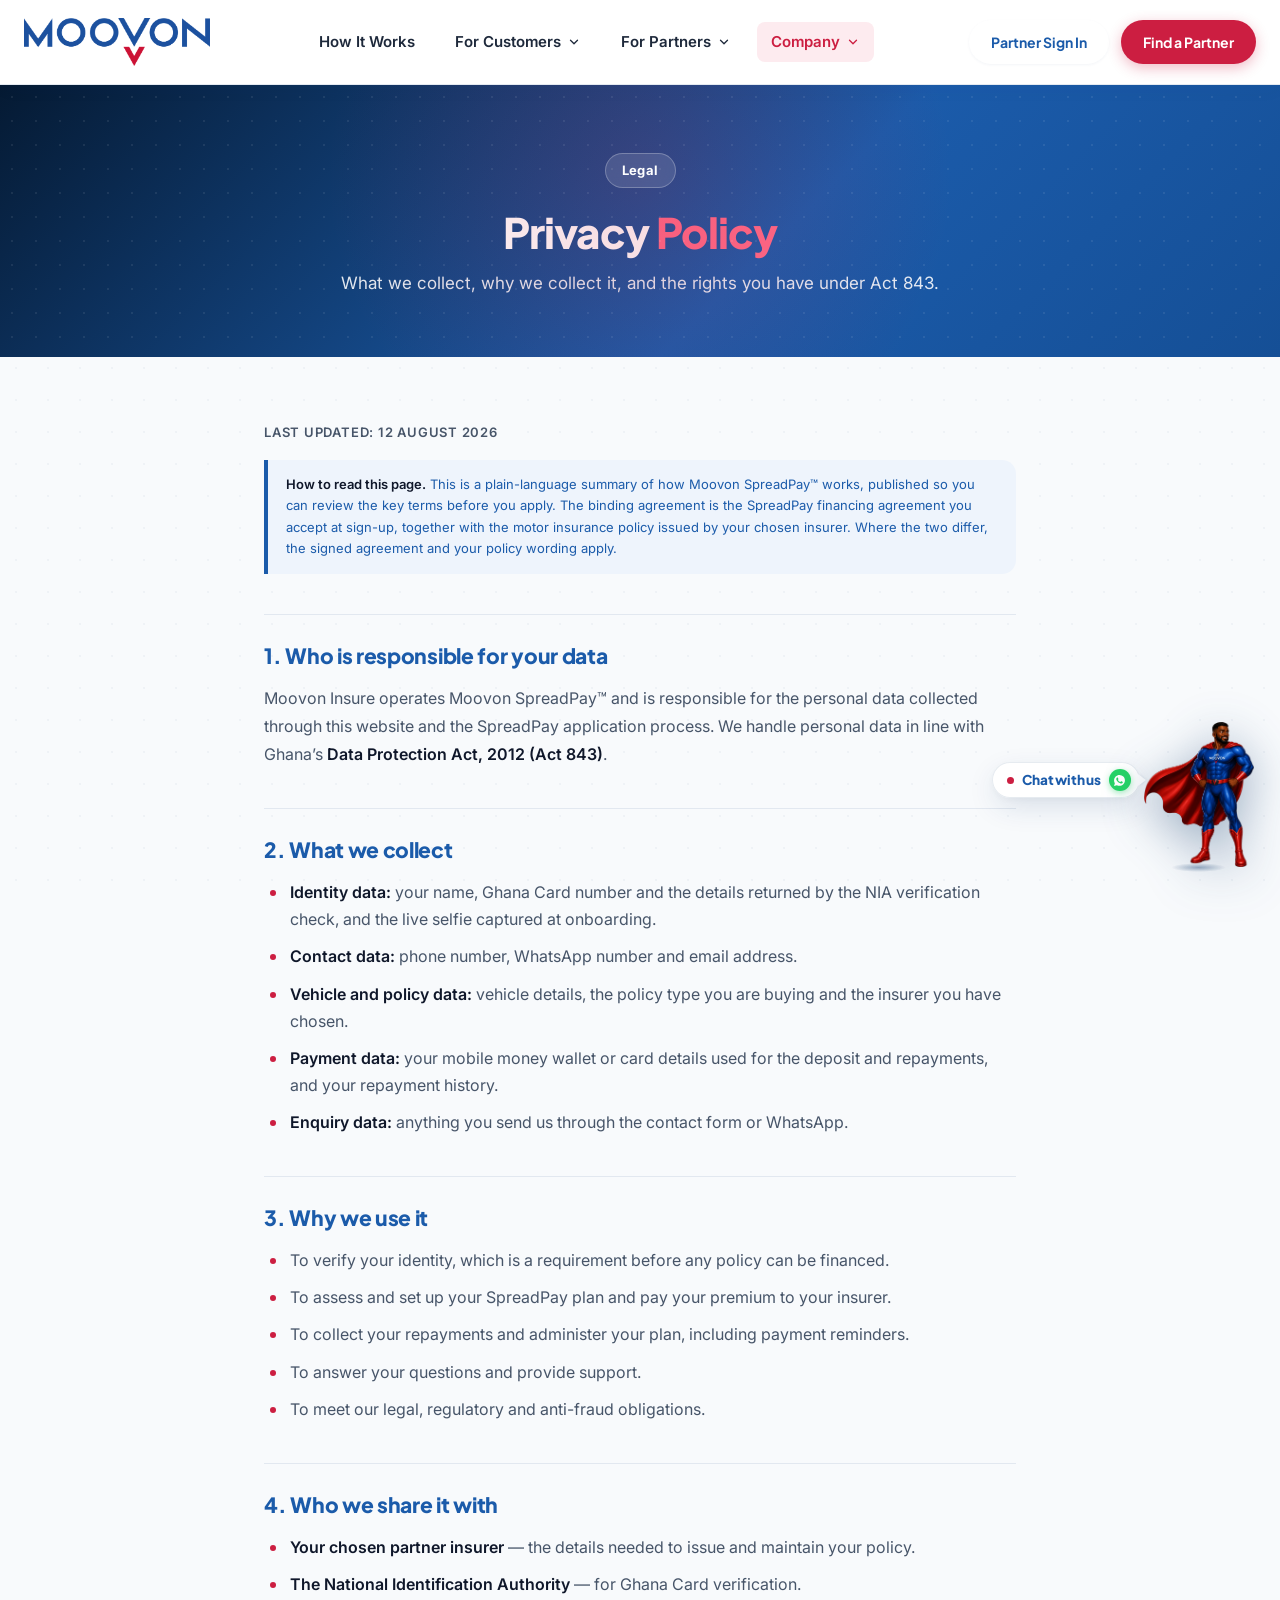
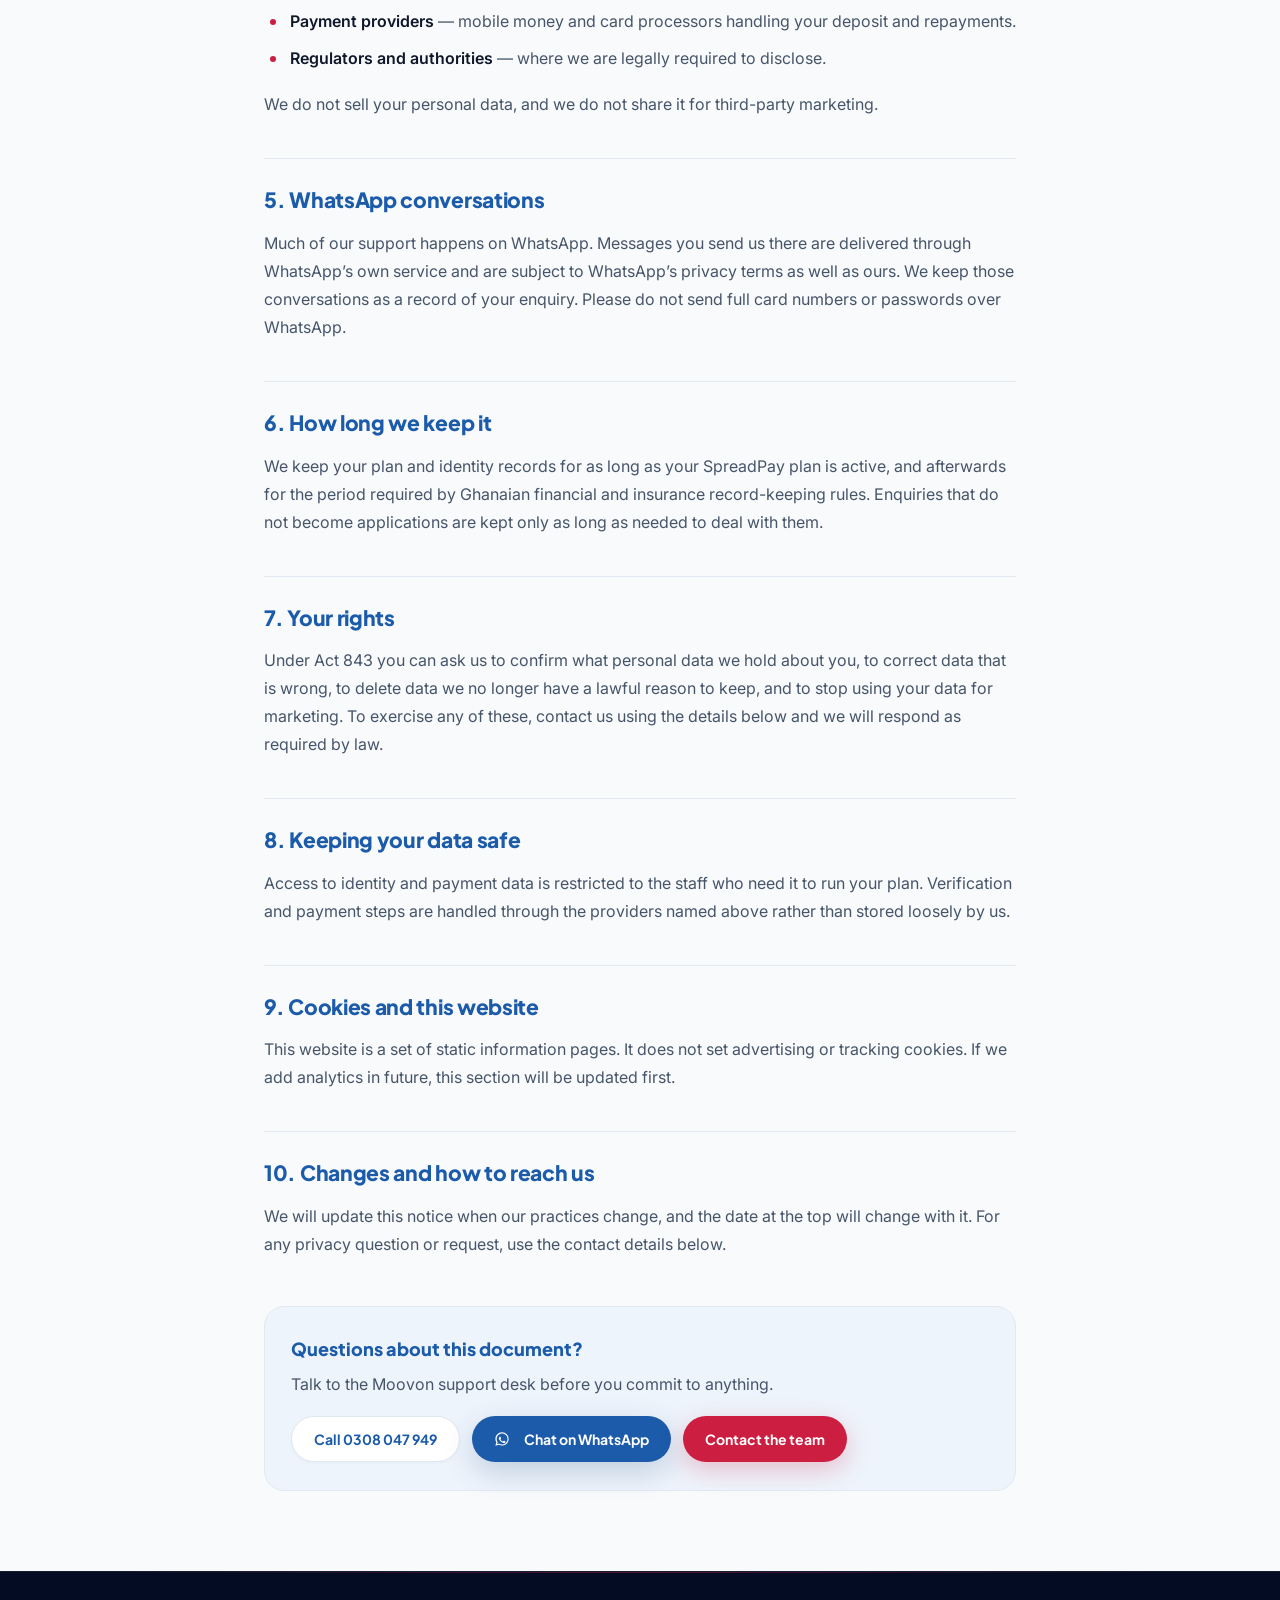
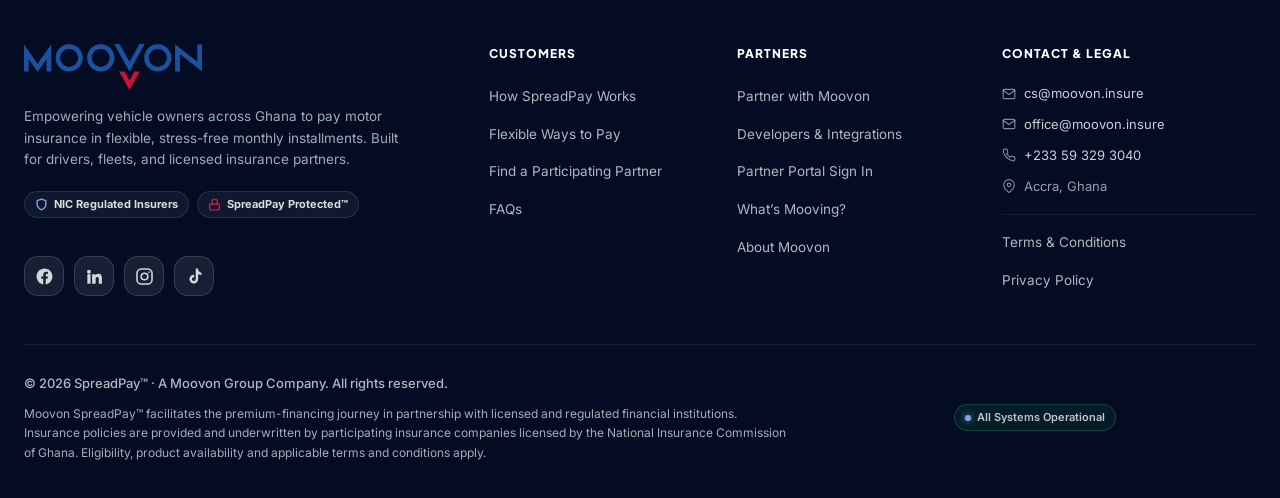
<file: privacy.html>
<!DOCTYPE html>
<html lang="en">
<head>
  <meta charset="UTF-8">
  <meta name="viewport" content="width=device-width, initial-scale=1.0">
  <title>Privacy Policy - MOOVON SpreadPay™</title>
  <meta name="description" content="How Moovon Insure collects, uses and protects your personal data under Ghana's Data Protection Act, 2012 (Act 843).">
  <!-- Open Graph / Social Previews -->
  <meta property="og:type" content="website">
  <meta property="og:url" content="https://moovon.insure/privacy">
  <meta property="og:site_name" content="Moovon SpreadPay">
  <meta property="og:locale" content="en_GH">
  <meta property="og:title" content="Privacy Policy - MOOVON SpreadPay™">
  <meta property="og:description" content="How Moovon collects, uses and protects your personal data under Ghana's Data Protection Act, 2012 (Act 843).">
  <meta property="og:image" content="https://moovon.insure/assets/graphics/social_banner_exact.png">
  <meta name="twitter:card" content="summary_large_image">
  <meta name="twitter:image" content="https://moovon.insure/assets/graphics/social_banner_exact.png">
  
  <!-- Fonts & Stylesheet -->
  <link rel="preconnect" href="https://fonts.googleapis.com">
  <link rel="preconnect" href="https://fonts.gstatic.com" crossorigin>
  <link href="https://fonts.googleapis.com/css2?family=Inter:wght@400;500;600;700&family=Plus+Jakarta+Sans:wght@700;800;900&display=swap" rel="stylesheet">
  <link rel="icon" type="image/png" href="assets/brand/icon-trans.png">
  <link rel="canonical" href="https://moovon.insure/privacy">
  <link rel="stylesheet" href="styles.css?v=2.5">
  <!-- Meta Pixel Code -->
  <script>
  !function(f,b,e,v,n,t,s)
  {if(f.fbq)return;n=f.fbq=function(){n.callMethod?
  n.callMethod.apply(n,arguments):n.queue.push(arguments)};
  if(!f._fbq)f._fbq=n;n.push=n;n.loaded=!0;n.version='2.0';
  n.queue=[];t=b.createElement(e);t.async=!0;
  t.src=v;s=b.getElementsByTagName(e)[0];
  s.parentNode.insertBefore(t,s)}(window,document,'script',
  'https://connect.facebook.net/en_US/fbevents.js');
  fbq('init', '1037910072177909'); 
  fbq('track', 'PageView');
  </script>
  <noscript>
  <img height="1" width="1" 
  src="https://www.facebook.com/tr?id=1037910072177909&ev=PageView&noscript=1"/>
  </noscript>
  <!-- End Meta Pixel Code -->
</head>
<body>
  <a class="skip-link" href="#main">Skip to main content</a>


  <!-- ==========================================================================
       Header & Sticky Glass Navigation (Uniform Across All Pages)
       ========================================================================== -->
  <header class="site-header" id="siteHeader">
    <div class="container nav-container">
      <a href="/" class="brand-logo-group" aria-label="Moovon SpreadPay Home">
        <img src="assets/brand/moovon_logo_main.png" alt="Moovon" class="brand-logo-img" width="2371" height="613">
      </a>

      <nav aria-label="Primary Navigation">
        <ul class="nav-menu">
          <li><a href="/how-it-works" class="nav-link">How It Works</a></li>
          <li class="nav-item-has-dropdown">
            <a href="/products" class="nav-link">
              For Customers
              <svg class="dropdown-arrow" viewBox="0 0 24 24" width="14" height="14" fill="none" stroke="currentColor" stroke-width="2.2" stroke-linecap="round" stroke-linejoin="round" aria-hidden="true" focusable="false"><polyline points="6 9 12 15 18 9"/></svg>
            </a>
            <div class="dropdown-menu">
              <a href="/partners" class="dropdown-item">
                <div class="dropdown-icon-box">
                  <svg width="18" height="18" viewBox="0 0 24 24" fill="none" stroke="currentColor" stroke-width="2" stroke-linecap="round" stroke-linejoin="round" aria-hidden="true" focusable="false"><path d="M17 21v-2a4 4 0 0 0-4-4H5a4 4 0 0 0-4 4v2"/><circle cx="9" cy="7" r="4"/><path d="M23 21v-2a4 4 0 0 0-3-3.87"/></svg>
                </div>
                <div>
                  <div class="dropdown-title">Participating Partners</div>
                  <div class="dropdown-desc">Choose your preferred insurer</div>
                </div>
              </a>
              <a href="/products" class="dropdown-item">
                <div class="dropdown-icon-box">
                  <svg width="18" height="18" viewBox="0 0 24 24" fill="none" stroke="currentColor" stroke-width="2" stroke-linecap="round" stroke-linejoin="round" aria-hidden="true" focusable="false"><path d="M12 22s8-4 8-10V5l-8-3-8 3v7c0 6 8 10 8 10z"/></svg>
                </div>
                <div>
                  <div class="dropdown-title">Flexible Ways to Pay</div>
                  <div class="dropdown-desc">Premium bands and payment periods</div>
                </div>
              </a>
              <a href="/faqs" class="dropdown-item">
                <div class="dropdown-icon-box">
                  <svg width="18" height="18" viewBox="0 0 24 24" fill="none" stroke="currentColor" stroke-width="2" stroke-linecap="round" stroke-linejoin="round" aria-hidden="true" focusable="false"><circle cx="12" cy="12" r="10"/><path d="M9.1 9a3 3 0 0 1 5.8 1c0 2-3 3-3 3"/><line x1="12" y1="17" x2="12" y2="17.01"/></svg>
                </div>
                <div>
                  <div class="dropdown-title">FAQs</div>
                  <div class="dropdown-desc">Answers about your SpreadPay journey</div>
                </div>
              </a>
            </div>
          </li>
          <li class="nav-item-has-dropdown">
            <a href="/for-partners" class="nav-link">
              For Partners
              <svg class="dropdown-arrow" viewBox="0 0 24 24" width="14" height="14" fill="none" stroke="currentColor" stroke-width="2.2" stroke-linecap="round" stroke-linejoin="round" aria-hidden="true" focusable="false"><polyline points="6 9 12 15 18 9"/></svg>
            </a>
            <div class="dropdown-menu">
              <a href="/for-partners" class="dropdown-item">
                <div class="dropdown-icon-box">
                  <svg width="18" height="18" viewBox="0 0 24 24" fill="none" stroke="currentColor" stroke-width="2" stroke-linecap="round" stroke-linejoin="round" aria-hidden="true" focusable="false"><path d="M14 2H6a2 2 0 0 0-2 2v16a2 2 0 0 0 2 2h12a2 2 0 0 0 2-2V8z"/><polyline points="14 2 14 8 20 8"/></svg>
                </div>
                <div>
                  <div class="dropdown-title">Partner with Moovon</div>
                  <div class="dropdown-desc">For insurers, brokers and agents</div>
                </div>
              </a>
              <a href="/developers" class="dropdown-item">
                <div class="dropdown-icon-box">
                  <svg width="18" height="18" viewBox="0 0 24 24" fill="none" stroke="currentColor" stroke-width="2" stroke-linecap="round" stroke-linejoin="round" aria-hidden="true" focusable="false"><polyline points="16 18 22 12 16 6"/><polyline points="8 6 2 12 8 18"/></svg>
                </div>
                <div>
                  <div class="dropdown-title">Developers & Integrations</div>
                  <div class="dropdown-desc">Secure partner APIs</div>
                </div>
              </a>
              <a href="https://console.moovon.insure/login" title="Sign in securely at console.moovon.insure" class="dropdown-item">
                <div class="dropdown-icon-box">
                  <svg width="18" height="18" viewBox="0 0 24 24" fill="none" stroke="currentColor" stroke-width="2" stroke-linecap="round" stroke-linejoin="round" aria-hidden="true" focusable="false"><rect x="3" y="11" width="18" height="11" rx="2" ry="2"/><path d="M7 11V7a5 5 0 0 1 10 0v4"/></svg>
                </div>
                <div>
                  <div class="dropdown-title">Partner Portal Sign In</div>
                  <div class="dropdown-desc">Approved partner access</div>
                </div>
              </a>
            </div>
          </li>
          <li class="nav-item-has-dropdown">
            <a href="/about" class="nav-link">
              Company
              <svg class="dropdown-arrow" viewBox="0 0 24 24" width="14" height="14" fill="none" stroke="currentColor" stroke-width="2.2" stroke-linecap="round" stroke-linejoin="round" aria-hidden="true" focusable="false"><polyline points="6 9 12 15 18 9"/></svg>
            </a>
            <div class="dropdown-menu">
              <a href="/about" class="dropdown-item">
                <div class="dropdown-icon-box">
                  <svg width="18" height="18" viewBox="0 0 24 24" fill="none" stroke="currentColor" stroke-width="2" stroke-linecap="round" stroke-linejoin="round" aria-hidden="true" focusable="false"><path d="M4 15s1-1 4-1 5 2 8 2 4-1 4-1V3s-1 1-4 1-5-2-8-2-4 1-4 1z"/><line x1="4" y1="22" x2="4" y2="15"/></svg>
                </div>
                <div>
                  <div class="dropdown-title">About Moovon</div>
                  <div class="dropdown-desc">Built in Ghana. Built for Africa.</div>
                </div>
              </a>
              <a href="/news" class="dropdown-item">
                <div class="dropdown-icon-box">
                  <svg width="18" height="18" viewBox="0 0 24 24" fill="none" stroke="currentColor" stroke-width="2" stroke-linecap="round" stroke-linejoin="round" aria-hidden="true" focusable="false"><path d="M4 22h16a2 2 0 0 0 2-2V4a2 2 0 0 0-2-2H8a2 2 0 0 0-2 2v16a2 2 0 0 1-2 2Zm0 0a2 2 0 0 1-2-2v-9h4"/><path d="M10 6h8M10 10h8M10 14h5"/></svg>
                </div>
                <div>
                  <div class="dropdown-title">What's Mooving?</div>
                  <div class="dropdown-desc">News, partners and industry updates</div>
                </div>
              </a>
              <a href="/contact" class="dropdown-item">
                <div class="dropdown-icon-box">
                  <svg width="18" height="18" viewBox="0 0 24 24" fill="none" stroke="currentColor" stroke-width="2" stroke-linecap="round" stroke-linejoin="round" aria-hidden="true" focusable="false"><rect x="2" y="4" width="20" height="16" rx="2"/><path d="m22 6-10 7L2 6"/></svg>
                </div>
                <div>
                  <div class="dropdown-title">Contact Moovon</div>
                  <div class="dropdown-desc">Mr. Moovon's HelpDesk</div>
                </div>
              </a>
            </div>
          </li>
        </ul>
      </nav>

      <div class="nav-actions">
        <a href="https://console.moovon.insure/login" title="Sign in securely at console.moovon.insure" class="btn btn-signin">Partner Sign In</a>
        <button onclick="openPartnerModal()" class="btn btn-find-partner">Find a Partner</button>
      </div>

      <button class="mobile-toggle" aria-label="Toggle navigation">
        <svg width="24" height="24" viewBox="0 0 24 24" fill="none" stroke="#1B5BAA" stroke-width="2" stroke-linecap="round" stroke-linejoin="round"><line x1="3" y1="12" x2="21" y2="12"/><line x1="3" y1="6" x2="21" y2="6"/><line x1="3" y1="18" x2="21" y2="18"/></svg>
      </button>
    </div>
  </header>

  <main id="main">
  <section class="page-hero">
    <div class="container">
      <span class="page-hero-badge">Legal</span>
      <h1 class="page-hero-title">Privacy <span>Policy</span></h1>
      <p class="page-hero-subtitle">What we collect, why we collect it, and the rights you have under Act 843.</p>
    </div>
  </section>

  <section class="legal-section">
    <div class="container legal-container">
      <p class="legal-updated">Last updated: 12 August 2026</p>
      <div class="alert-box-info legal-notice">
        <strong>How to read this page.</strong> This is a plain-language summary of how Moovon
        SpreadPay&trade; works, published so you can review the key terms before you apply. The
        binding agreement is the SpreadPay financing agreement you accept at sign-up, together with
        the motor insurance policy issued by your chosen insurer. Where the two differ, the signed
        agreement and your policy wording apply.
      </div>

      <h2 class="legal-h2">1. Who is responsible for your data</h2>
      <p>Moovon Insure operates Moovon SpreadPay&trade; and is responsible for the personal data collected
        through this website and the SpreadPay application process. We handle personal data in line with
        Ghana&rsquo;s <strong>Data Protection Act, 2012 (Act 843)</strong>.</p>

      <h2 class="legal-h2">2. What we collect</h2>
      <ul class="legal-list">
        <li><strong>Identity data:</strong> your name, Ghana Card number and the details returned by the
          NIA verification check, and the live selfie captured at onboarding.</li>
        <li><strong>Contact data:</strong> phone number, WhatsApp number and email address.</li>
        <li><strong>Vehicle and policy data:</strong> vehicle details, the policy type you are buying and
          the insurer you have chosen.</li>
        <li><strong>Payment data:</strong> your mobile money wallet or card details used for the deposit
          and repayments, and your repayment history.</li>
        <li><strong>Enquiry data:</strong> anything you send us through the contact form or WhatsApp.</li>
      </ul>

      <h2 class="legal-h2">3. Why we use it</h2>
      <ul class="legal-list">
        <li>To verify your identity, which is a requirement before any policy can be financed.</li>
        <li>To assess and set up your SpreadPay plan and pay your premium to your insurer.</li>
        <li>To collect your repayments and administer your plan, including payment reminders.</li>
        <li>To answer your questions and provide support.</li>
        <li>To meet our legal, regulatory and anti-fraud obligations.</li>
      </ul>

      <h2 class="legal-h2">4. Who we share it with</h2>
      <ul class="legal-list">
        <li><strong>Your chosen partner insurer</strong> &mdash; the details needed to issue and maintain
          your policy.</li>
        <li><strong>The National Identification Authority</strong> &mdash; for Ghana Card verification.</li>
        <li><strong>Payment providers</strong> &mdash; mobile money and card processors handling your
          deposit and repayments.</li>
        <li><strong>Regulators and authorities</strong> &mdash; where we are legally required to disclose.</li>
      </ul>
      <p>We do not sell your personal data, and we do not share it for third-party marketing.</p>

      <h2 class="legal-h2">5. WhatsApp conversations</h2>
      <p>Much of our support happens on WhatsApp. Messages you send us there are delivered through
        WhatsApp&rsquo;s own service and are subject to WhatsApp&rsquo;s privacy terms as well as ours. We
        keep those conversations as a record of your enquiry. Please do not send full card numbers or
        passwords over WhatsApp.</p>

      <h2 class="legal-h2">6. How long we keep it</h2>
      <p>We keep your plan and identity records for as long as your SpreadPay plan is active, and
        afterwards for the period required by Ghanaian financial and insurance record-keeping rules.
        Enquiries that do not become applications are kept only as long as needed to deal with them.</p>

      <h2 class="legal-h2">7. Your rights</h2>
      <p>Under Act 843 you can ask us to confirm what personal data we hold about you, to correct data
        that is wrong, to delete data we no longer have a lawful reason to keep, and to stop using your
        data for marketing. To exercise any of these, contact us using the details below and we will
        respond as required by law.</p>

      <h2 class="legal-h2">8. Keeping your data safe</h2>
      <p>Access to identity and payment data is restricted to the staff who need it to run your plan.
        Verification and payment steps are handled through the providers named above rather than stored
        loosely by us.</p>

      <h2 class="legal-h2">9. Cookies and this website</h2>
      <p>This website is a set of static information pages. It does not set advertising or tracking
        cookies. If we add analytics in future, this section will be updated first.</p>

      <h2 class="legal-h2">10. Changes and how to reach us</h2>
      <p>We will update this notice when our practices change, and the date at the top will change with
        it. For any privacy question or request, use the contact details below.</p>

      <div class="legal-contact-box">
        <h3>Questions about this document?</h3>
        <p>Talk to the Moovon support desk before you commit to anything.</p>
        <div class="legal-contact-actions">
          <a href="tel:+233308047949" class="btn btn-outline">Call 0308 047 949</a>
          <a href="https://wa.me/233593293040" target="_blank" rel="noopener" class="btn btn-whatsapp">
            <svg width="16" height="16" viewBox="0 0 24 24" fill="currentColor" aria-hidden="true" focusable="false" style="margin-right:6px; flex-shrink:0;"><path d="M12.04 2c-5.46 0-9.91 4.45-9.91 9.91 0 1.75.46 3.45 1.32 4.95L2.05 22l5.25-1.38c1.45.79 3.08 1.21 4.74 1.21h.01c5.46 0 9.91-4.45 9.91-9.91 0-2.65-1.03-5.14-2.9-7.01A9.816 9.816 0 0 0 12.04 2m.01 1.67c2.2 0 4.26.86 5.82 2.42a8.225 8.225 0 0 1 2.41 5.83c0 4.54-3.7 8.24-8.24 8.24-.01 0-.01 0 0 0-1.42 0-2.82-.37-4.06-1.08l-.29-.17-3.02.79.81-2.95-.19-.3a8.19 8.19 0 0 1-1.26-4.36c0-4.54 3.7-8.24 8.24-8.24m4.53 11.53c-.25-.13-1.47-.73-1.7-.81-.23-.08-.39-.13-.56.13-.17.25-.64.81-.79.97-.14.17-.29.19-.54.06-.25-.13-1.05-.39-2-1.23-.74-.66-1.24-1.48-1.38-1.73-.15-.25-.02-.38.11-.51.11-.11.25-.29.37-.44.13-.14.17-.25.25-.42.08-.17.04-.31-.02-.44-.06-.13-.56-1.35-.77-1.85-.2-.49-.41-.42-.56-.43h-.48c-.17 0-.44.06-.66.31-.23.25-.87.85-.87 2.07 0 1.22.89 2.4 1.01 2.57.13.17 1.75 2.68 4.24 3.76.59.26 1.05.41 1.41.53.59.19 1.13.16 1.56.1.48-.07 1.47-.6 1.68-1.18.21-.58.21-1.08.15-1.18-.07-.1-.23-.17-.48-.29z"/></svg>
            Chat on WhatsApp
          </a>
          <a href="/contact" class="btn btn-primary">Contact the team</a>
        </div>
      </div>
    </div>
  </section>
</main>

  <!-- ==========================================================================
       Footer
       ========================================================================== -->
  <!-- ==========================================================================
     MOOVON SpreadPay™ - Uniform Dedicated Footer Component
     ========================================================================== -->
<footer class="site-footer" id="siteFooter">
  <div class="container">
    <div class="footer-grid">
      <!-- Brand & Mission Column -->
      <div class="footer-brand-col">
        <a href="/" class="brand-logo-group brand-logo-footer" aria-label="Moovon SpreadPay Home">
          <img src="assets/brand/moovon_logo_main.png" alt="Moovon" class="brand-logo-img" width="2371" height="613">
        </a>
        <p class="footer-brand-desc">
          Empowering vehicle owners across Ghana to pay motor insurance in flexible, stress-free monthly installments. Built for drivers, fleets, and licensed insurance partners.
        </p>
        <div class="footer-badges-group">
          <div class="footer-trust-badge">
            <svg width="13" height="13" viewBox="0 0 24 24" fill="none" stroke="#7FA8E0" stroke-width="2.5" stroke-linecap="round" stroke-linejoin="round">
              <path d="M12 22s8-4 8-10V5l-8-3-8 3v7c0 6 8 10 8 10z"/>
            </svg>
            <span>NIC Regulated Insurers</span>
          </div>
          <div class="footer-trust-badge">
            <svg width="13" height="13" viewBox="0 0 24 24" fill="none" stroke="#CC1E41" stroke-width="2.5" stroke-linecap="round" stroke-linejoin="round">
              <rect x="3" y="11" width="18" height="11" rx="2" ry="2"></rect>
              <path d="M7 11V7a5 5 0 0 1 10 0v4"></path>
            </svg>
            <span>SpreadPay Protected™</span>
          </div>
        </div>
      
        <ul class="footer-social" aria-label="Moovon on social media">
          <li><a href="https://web.facebook.com/profile.php?id=61592832895204" target="_blank" rel="noopener" aria-label="Moovon on Facebook (opens in a new tab)">
            <svg viewBox="0 0 24 24" fill="currentColor" aria-hidden="true" focusable="false"><path d="M22 12.06C22 6.5 17.52 2 12 2S2 6.5 2 12.06c0 5 3.66 9.15 8.44 9.94v-7.03H7.9v-2.9h2.54V9.85c0-2.51 1.49-3.9 3.77-3.9 1.09 0 2.24.2 2.24.2v2.46h-1.26c-1.24 0-1.63.78-1.63 1.57v1.88h2.78l-.45 2.9h-2.33V22c4.78-.79 8.44-4.93 8.44-9.94z"/></svg>
          </a></li>
          <li><a href="https://www.linkedin.com/company/135594834" target="_blank" rel="noopener" aria-label="Moovon on LinkedIn (opens in a new tab)">
            <svg viewBox="0 0 24 24" fill="currentColor" aria-hidden="true" focusable="false"><path d="M4.98 3.5a2.5 2.5 0 1 1 0 5 2.5 2.5 0 0 1 0-5zM3 9h4v12H3zM9 9h3.8v1.7h.05c.53-1 1.83-2.05 3.77-2.05 4.03 0 4.78 2.65 4.78 6.1V21h-4v-5.5c0-1.31-.03-3-1.83-3-1.83 0-2.11 1.43-2.11 2.9V21H9z"/></svg>
          </a></li>
          <li><a href="https://www.instagram.com/moovon.insure/" target="_blank" rel="noopener" aria-label="Moovon on Instagram (opens in a new tab)">
            <svg viewBox="0 0 24 24" fill="none" stroke="currentColor" stroke-width="2" stroke-linecap="round" stroke-linejoin="round" aria-hidden="true" focusable="false"><rect x="2.5" y="2.5" width="19" height="19" rx="5.5"/><circle cx="12" cy="12" r="4.2"/><circle cx="17.6" cy="6.4" r="1.1" fill="currentColor" stroke="none"/></svg>
          </a></li>
          <li><a href="https://www.tiktok.com/@moovon.insure" target="_blank" rel="noopener" aria-label="Moovon on TikTok (opens in a new tab)">
            <svg viewBox="0 0 24 24" fill="currentColor" aria-hidden="true" focusable="false"><path d="M16.6 2h-3.05v13.2a2.4 2.4 0 1 1-2.4-2.4c.16 0 .32.02.47.05v-3.1a5.6 5.6 0 0 0-.47-.02 5.5 5.5 0 1 0 5.5 5.5V8.9a7.06 7.06 0 0 0 4.1 1.32V7.13a4.05 4.05 0 0 1-2.9-1.35A4.1 4.1 0 0 1 16.6 2z"/></svg>
          </a></li>
        </ul>
      </div>

      <!-- Products Column -->
      <div class="footer-col">
        <h5>CUSTOMERS</h5>
          <ul class="footer-links">
            <li><a href="/how-it-works">How SpreadPay Works</a></li>
            <li><a href="/products">Flexible Ways to Pay</a></li>
            <li><a href="/partners">Find a Participating Partner</a></li>
            <li><a href="/faqs">FAQs</a></li>
          </ul>
      </div>

      <!-- Partners & Support Column -->
      <div class="footer-col">
        <h5>PARTNERS</h5>
        <ul class="footer-links">
          <li><a href="/for-partners">Partner with Moovon</a></li>
          <li><a href="/developers">Developers &amp; Integrations</a></li>
          <li><a href="https://console.moovon.insure/login" title="Sign in securely at console.moovon.insure">Partner Portal Sign In</a></li>
          <li><a href="/news">What&rsquo;s Mooving?</a></li>
          <li><a href="/about">About Moovon</a></li>
        </ul>
      </div>

      <!-- Contact & Legal Column -->
      <div class="footer-col footer-contact-col">
        <h5>CONTACT & LEGAL</h5>
        <div class="footer-contact-details">
          <a href="mailto:cs@moovon.insure" class="footer-contact-link">
            <svg width="14" height="14" viewBox="0 0 24 24" fill="none" stroke="currentColor" stroke-width="2" stroke-linecap="round" stroke-linejoin="round">
              <path d="M4 4h16c1.1 0 2 .9 2 2v12c0 1.1-.9 2-2 2H4c-1.1 0-2-.9-2-2V6c0-1.1.9-2 2-2z"/>
              <polyline points="22,6 12,13 2,6"/>
            </svg>
            <span>cs@moovon.insure</span>
          </a>
          <a href="mailto:office@moovon.insure" class="footer-contact-link">
            <svg width="14" height="14" viewBox="0 0 24 24" fill="none" stroke="currentColor" stroke-width="2" stroke-linecap="round" stroke-linejoin="round">
              <path d="M4 4h16c1.1 0 2 .9 2 2v12c0 1.1-.9 2-2 2H4c-1.1 0-2-.9-2-2V6c0-1.1.9-2 2-2z"/>
              <polyline points="22,6 12,13 2,6"/>
            </svg>
            <span>office@moovon.insure</span>
          </a>
          <a href="tel:+233593293040" class="footer-contact-link">
            <svg width="14" height="14" viewBox="0 0 24 24" fill="none" stroke="currentColor" stroke-width="2" stroke-linecap="round" stroke-linejoin="round">
              <path d="M22 16.92v3a2 2 0 0 1-2.18 2 19.79 19.79 0 0 1-8.63-3.07 19.5 19.5 0 0 1-6-6 19.79 19.79 0 0 1-3.07-8.67A2 2 0 0 1 4.11 2h3a2 2 0 0 1 2 1.72 12.84 12.84 0 0 0 .7 2.81 2 2 0 0 1-.45 2.11L8.09 9.91a16 16 0 0 0 6 6l1.27-1.27a2 2 0 0 1 2.11-.45 12.84 12.84 0 0 0 2.81.7A2 2 0 0 1 22 16.92z"/>
            </svg>
            <span>+233 59 329 3040</span>
          </a>
          <div class="footer-contact-link footer-location-text">
            <svg width="14" height="14" viewBox="0 0 24 24" fill="none" stroke="currentColor" stroke-width="2" stroke-linecap="round" stroke-linejoin="round">
              <path d="M21 10c0 7-9 13-9 13s-9-6-9-13a9 9 0 0 1 18 0z"/>
              <circle cx="12" cy="10" r="3"/>
            </svg>
            <span>Accra, Ghana</span>
          </div>
        </div>
        <ul class="footer-links footer-legal-links">
          <li><a href="/terms">Terms & Conditions</a></li>
          <li><a href="/privacy">Privacy Policy</a></li>
        </ul>
      </div>
    </div>

    <!-- Footer Bottom Row -->
    <div class="footer-bottom">
      <div class="footer-bottom-info">
        <p class="footer-copyright">© 2026 SpreadPay™ · A Moovon Group Company. All rights reserved.</p>
        <p class="footer-regulatory">Moovon SpreadPay&trade; facilitates the premium-financing journey in partnership with licensed and regulated financial institutions. Insurance policies are provided and underwritten by participating insurance companies licensed by the National Insurance Commission of Ghana. Eligibility, product availability and applicable terms and conditions apply.</p>
      </div>
      <div class="footer-bottom-meta">
        <div class="footer-system-status">
          <span class="footer-status-indicator"></span>
          <span>All Systems Operational</span>
        </div>
      </div>
    </div>
  </div>
</footer>

  <script src="header.js?v=2.5"></script>
  <script src="script.js?v=2.5"></script>
</body>
</html>
</file>
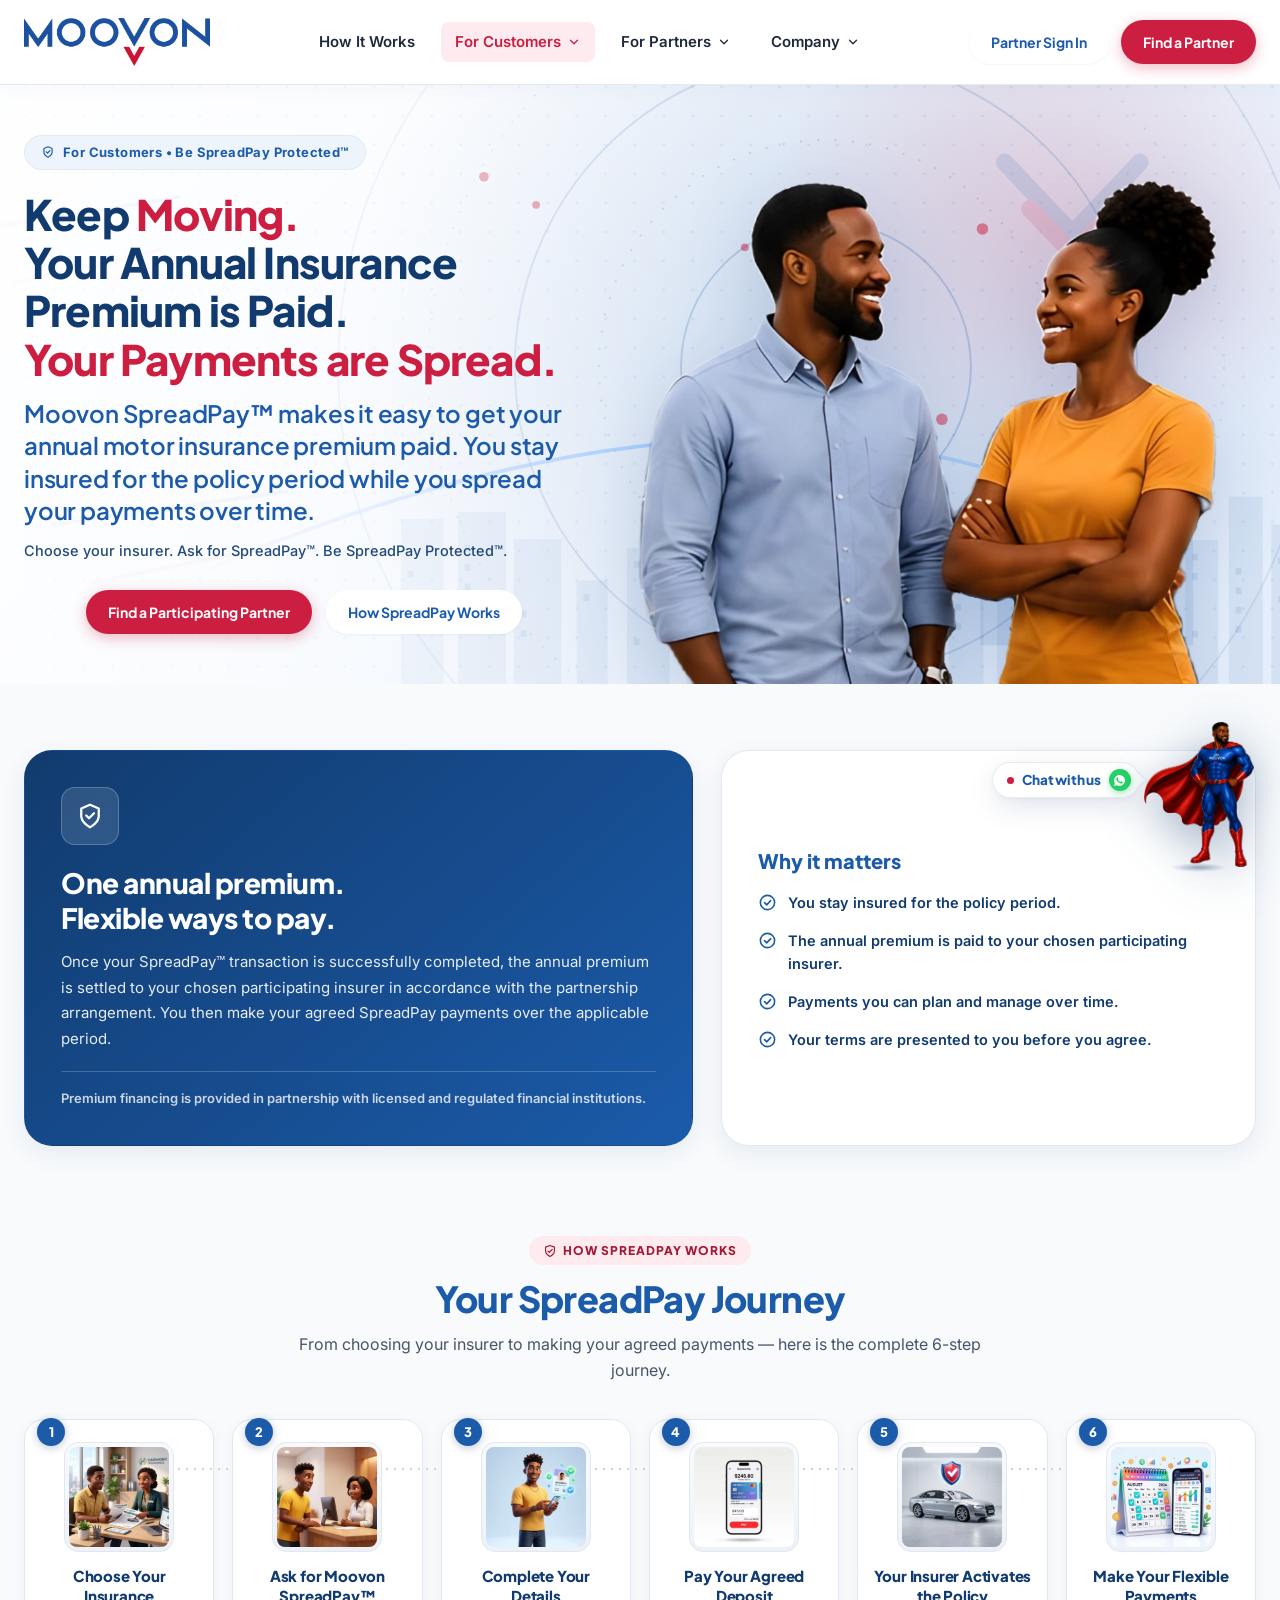
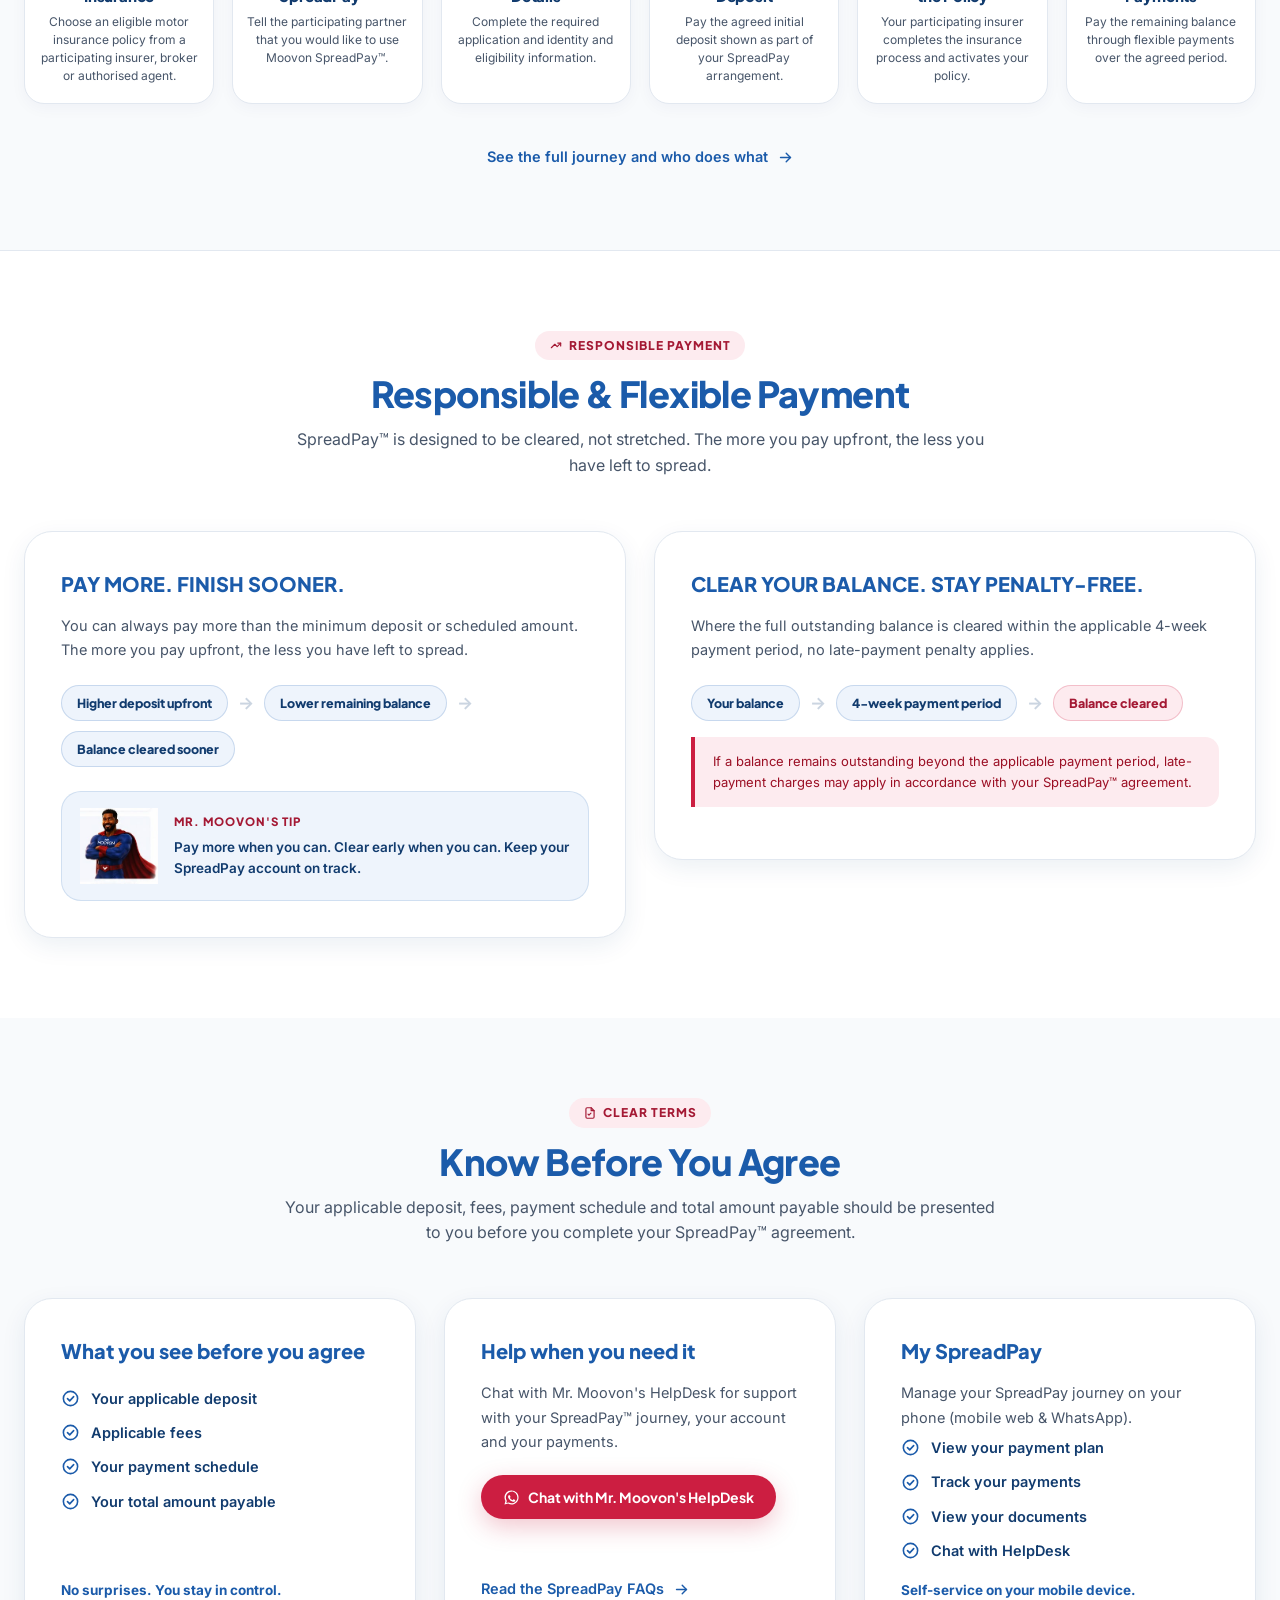
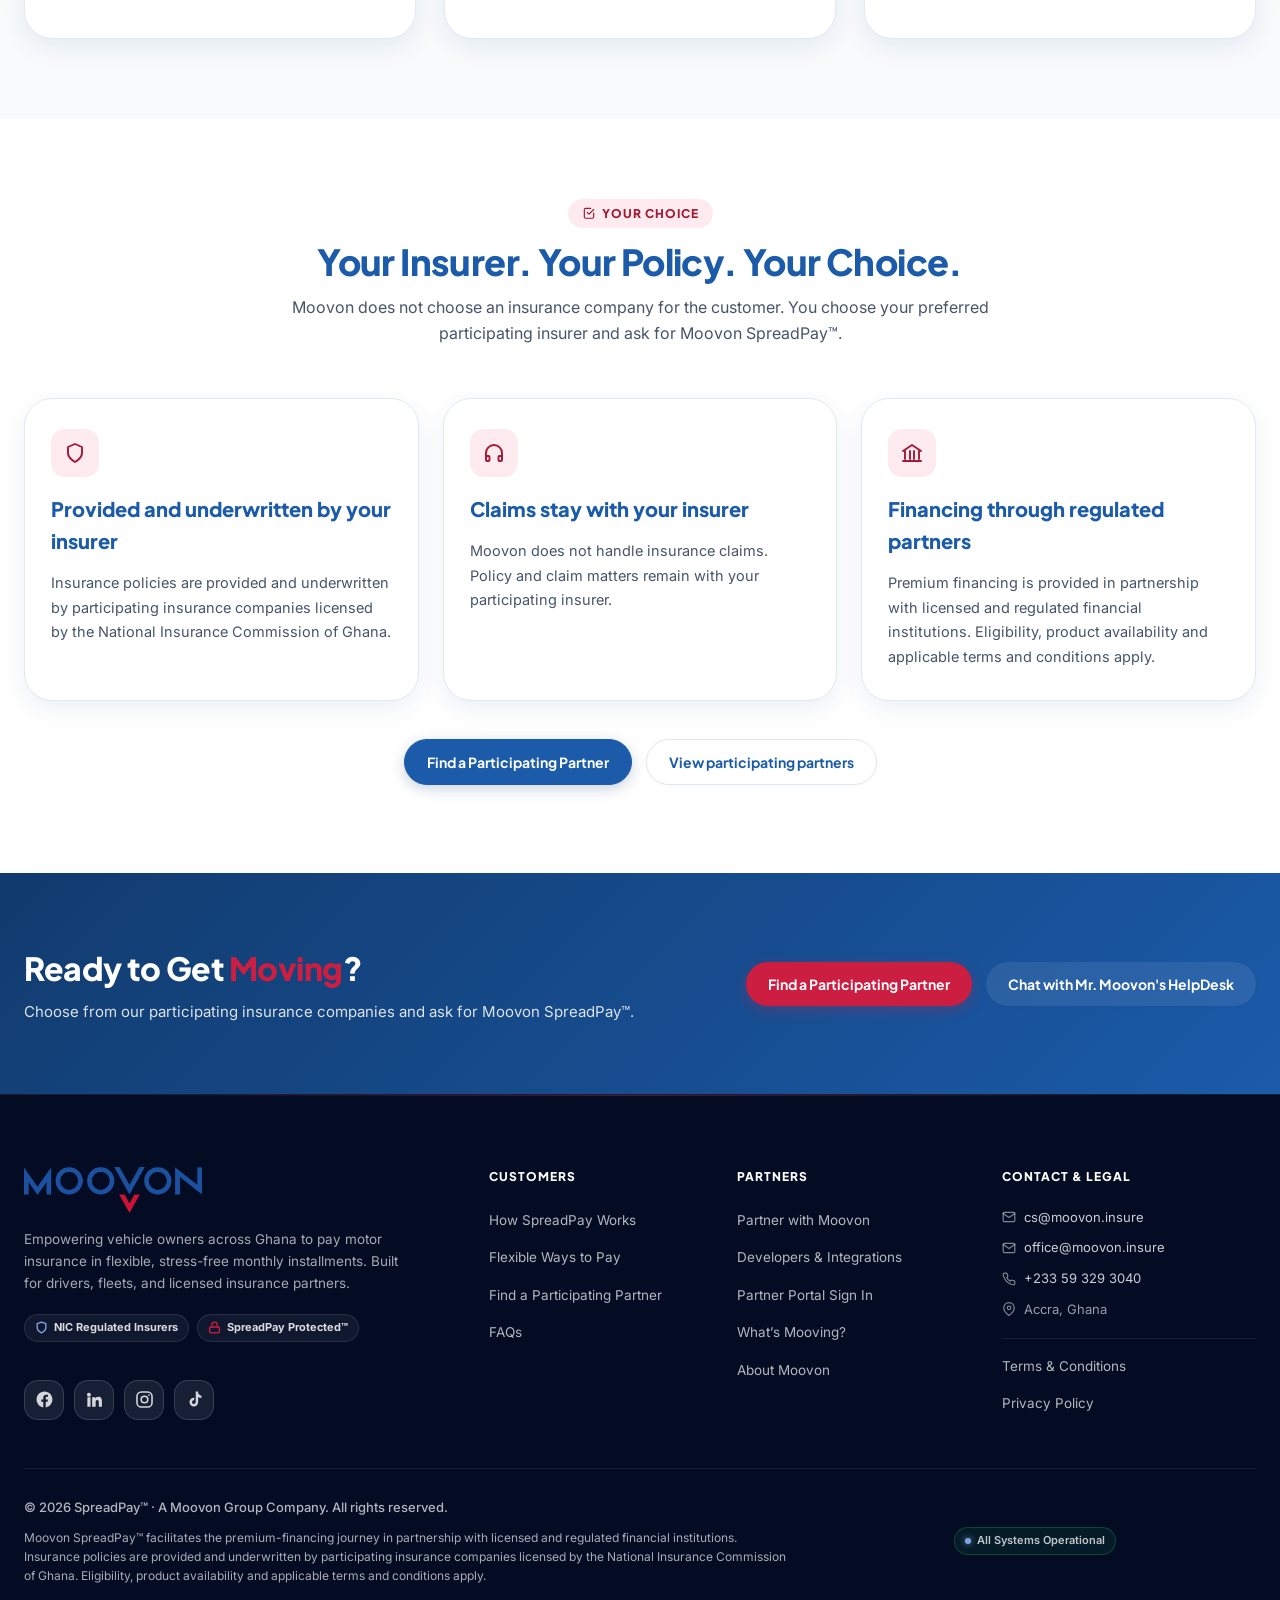
<file: products.html>
<!DOCTYPE html>
<html lang="en">
<head>
  <meta charset="UTF-8">
  <meta name="viewport" content="width=device-width, initial-scale=1.0">
  <title>Flexible Ways to Pay - MOOVON SpreadPay™</title>
  <meta name="description" content="Your annual premium is paid, your payments are spread. Choose your preferred participating insurer and ask for Moovon SpreadPay™ for eligible motor insurance.">
  <!-- Open Graph / Social Previews -->
  <meta property="og:type" content="website">
  <meta property="og:url" content="https://moovon.insure/products">
  <meta property="og:site_name" content="Moovon SpreadPay">
  <meta property="og:locale" content="en_GH">
  <meta property="og:title" content="Flexible Ways to Pay - MOOVON SpreadPay™">
  <meta property="og:description" content="Your annual premium is paid, your payments are spread. Choose your preferred participating insurer and ask for Moovon SpreadPay™ for eligible motor insurance.">
  <meta property="og:image" content="https://moovon.insure/assets/graphics/social_banner_exact.png">
  <meta name="twitter:card" content="summary_large_image">
  <meta name="twitter:image" content="https://moovon.insure/assets/graphics/social_banner_exact.png">
  
  <!-- Fonts & Stylesheet -->
  <link rel="preconnect" href="https://fonts.googleapis.com">
  <link rel="preconnect" href="https://fonts.gstatic.com" crossorigin>
  <link href="https://fonts.googleapis.com/css2?family=Inter:wght@400;500;600;700&family=Plus+Jakarta+Sans:wght@700;800;900&display=swap" rel="stylesheet">
  <link rel="icon" type="image/png" href="assets/brand/icon-trans.png">
  <link rel="canonical" href="https://moovon.insure/products">
  <link rel="stylesheet" href="styles.css?v=2.5">
  <!-- Meta Pixel Code -->
  <script>
  !function(f,b,e,v,n,t,s)
  {if(f.fbq)return;n=f.fbq=function(){n.callMethod?
  n.callMethod.apply(n,arguments):n.queue.push(arguments)};
  if(!f._fbq)f._fbq=n;n.push=n;n.loaded=!0;n.version='2.0';
  n.queue=[];t=b.createElement(e);t.async=!0;
  t.src=v;s=b.getElementsByTagName(e)[0];
  s.parentNode.insertBefore(t,s)}(window,document,'script',
  'https://connect.facebook.net/en_US/fbevents.js');
  fbq('init', '1037910072177909'); 
  fbq('track', 'PageView');
  </script>
  <noscript>
  <img height="1" width="1" 
  src="https://www.facebook.com/tr?id=1037910072177909&ev=PageView&noscript=1"/>
  </noscript>
  <!-- End Meta Pixel Code -->
</head>
<body>
  <a class="skip-link" href="#main">Skip to main content</a>


  <!-- ==========================================================================
       Header & Sticky Glass Navigation (Uniform Across All Pages)
       ========================================================================== -->
  <header class="site-header" id="siteHeader">
    <div class="container nav-container">
      <a href="/" class="brand-logo-group" aria-label="Moovon SpreadPay Home">
        <img src="assets/brand/moovon_logo_main.png" alt="Moovon" class="brand-logo-img" width="2371" height="613">
      </a>

      <nav aria-label="Primary Navigation">
        <ul class="nav-menu">
          <li><a href="/how-it-works" class="nav-link">How It Works</a></li>
          <li class="nav-item-has-dropdown">
            <a href="/products" class="nav-link">
              For Customers
              <svg class="dropdown-arrow" viewBox="0 0 24 24" width="14" height="14" fill="none" stroke="currentColor" stroke-width="2.2" stroke-linecap="round" stroke-linejoin="round" aria-hidden="true" focusable="false"><polyline points="6 9 12 15 18 9"/></svg>
            </a>
            <div class="dropdown-menu">
              <a href="/partners" class="dropdown-item">
                <div class="dropdown-icon-box">
                  <svg width="18" height="18" viewBox="0 0 24 24" fill="none" stroke="currentColor" stroke-width="2" stroke-linecap="round" stroke-linejoin="round" aria-hidden="true" focusable="false"><path d="M17 21v-2a4 4 0 0 0-4-4H5a4 4 0 0 0-4 4v2"/><circle cx="9" cy="7" r="4"/><path d="M23 21v-2a4 4 0 0 0-3-3.87"/></svg>
                </div>
                <div>
                  <div class="dropdown-title">Participating Partners</div>
                  <div class="dropdown-desc">Choose your preferred insurer</div>
                </div>
              </a>
              <a href="/products" class="dropdown-item">
                <div class="dropdown-icon-box">
                  <svg width="18" height="18" viewBox="0 0 24 24" fill="none" stroke="currentColor" stroke-width="2" stroke-linecap="round" stroke-linejoin="round" aria-hidden="true" focusable="false"><path d="M12 22s8-4 8-10V5l-8-3-8 3v7c0 6 8 10 8 10z"/></svg>
                </div>
                <div>
                  <div class="dropdown-title">Flexible Ways to Pay</div>
                  <div class="dropdown-desc">Premium bands and payment periods</div>
                </div>
              </a>
              <a href="/faqs" class="dropdown-item">
                <div class="dropdown-icon-box">
                  <svg width="18" height="18" viewBox="0 0 24 24" fill="none" stroke="currentColor" stroke-width="2" stroke-linecap="round" stroke-linejoin="round" aria-hidden="true" focusable="false"><circle cx="12" cy="12" r="10"/><path d="M9.1 9a3 3 0 0 1 5.8 1c0 2-3 3-3 3"/><line x1="12" y1="17" x2="12" y2="17.01"/></svg>
                </div>
                <div>
                  <div class="dropdown-title">FAQs</div>
                  <div class="dropdown-desc">Answers about your SpreadPay journey</div>
                </div>
              </a>
            </div>
          </li>
          <li class="nav-item-has-dropdown">
            <a href="/for-partners" class="nav-link">
              For Partners
              <svg class="dropdown-arrow" viewBox="0 0 24 24" width="14" height="14" fill="none" stroke="currentColor" stroke-width="2.2" stroke-linecap="round" stroke-linejoin="round" aria-hidden="true" focusable="false"><polyline points="6 9 12 15 18 9"/></svg>
            </a>
            <div class="dropdown-menu">
              <a href="/for-partners" class="dropdown-item">
                <div class="dropdown-icon-box">
                  <svg width="18" height="18" viewBox="0 0 24 24" fill="none" stroke="currentColor" stroke-width="2" stroke-linecap="round" stroke-linejoin="round" aria-hidden="true" focusable="false"><path d="M14 2H6a2 2 0 0 0-2 2v16a2 2 0 0 0 2 2h12a2 2 0 0 0 2-2V8z"/><polyline points="14 2 14 8 20 8"/></svg>
                </div>
                <div>
                  <div class="dropdown-title">Partner with Moovon</div>
                  <div class="dropdown-desc">For insurers, brokers and agents</div>
                </div>
              </a>
              <a href="/developers" class="dropdown-item">
                <div class="dropdown-icon-box">
                  <svg width="18" height="18" viewBox="0 0 24 24" fill="none" stroke="currentColor" stroke-width="2" stroke-linecap="round" stroke-linejoin="round" aria-hidden="true" focusable="false"><polyline points="16 18 22 12 16 6"/><polyline points="8 6 2 12 8 18"/></svg>
                </div>
                <div>
                  <div class="dropdown-title">Developers & Integrations</div>
                  <div class="dropdown-desc">Secure partner APIs</div>
                </div>
              </a>
              <a href="https://console.moovon.insure/login" title="Sign in securely at console.moovon.insure" class="dropdown-item">
                <div class="dropdown-icon-box">
                  <svg width="18" height="18" viewBox="0 0 24 24" fill="none" stroke="currentColor" stroke-width="2" stroke-linecap="round" stroke-linejoin="round" aria-hidden="true" focusable="false"><rect x="3" y="11" width="18" height="11" rx="2" ry="2"/><path d="M7 11V7a5 5 0 0 1 10 0v4"/></svg>
                </div>
                <div>
                  <div class="dropdown-title">Partner Portal Sign In</div>
                  <div class="dropdown-desc">Approved partner access</div>
                </div>
              </a>
            </div>
          </li>
          <li class="nav-item-has-dropdown">
            <a href="/about" class="nav-link">
              Company
              <svg class="dropdown-arrow" viewBox="0 0 24 24" width="14" height="14" fill="none" stroke="currentColor" stroke-width="2.2" stroke-linecap="round" stroke-linejoin="round" aria-hidden="true" focusable="false"><polyline points="6 9 12 15 18 9"/></svg>
            </a>
            <div class="dropdown-menu">
              <a href="/about" class="dropdown-item">
                <div class="dropdown-icon-box">
                  <svg width="18" height="18" viewBox="0 0 24 24" fill="none" stroke="currentColor" stroke-width="2" stroke-linecap="round" stroke-linejoin="round" aria-hidden="true" focusable="false"><path d="M4 15s1-1 4-1 5 2 8 2 4-1 4-1V3s-1 1-4 1-5-2-8-2-4 1-4 1z"/><line x1="4" y1="22" x2="4" y2="15"/></svg>
                </div>
                <div>
                  <div class="dropdown-title">About Moovon</div>
                  <div class="dropdown-desc">Built in Ghana. Built for Africa.</div>
                </div>
              </a>
              <a href="/news" class="dropdown-item">
                <div class="dropdown-icon-box">
                  <svg width="18" height="18" viewBox="0 0 24 24" fill="none" stroke="currentColor" stroke-width="2" stroke-linecap="round" stroke-linejoin="round" aria-hidden="true" focusable="false"><path d="M4 22h16a2 2 0 0 0 2-2V4a2 2 0 0 0-2-2H8a2 2 0 0 0-2 2v16a2 2 0 0 1-2 2Zm0 0a2 2 0 0 1-2-2v-9h4"/><path d="M10 6h8M10 10h8M10 14h5"/></svg>
                </div>
                <div>
                  <div class="dropdown-title">What's Mooving?</div>
                  <div class="dropdown-desc">News, partners and industry updates</div>
                </div>
              </a>
              <a href="/contact" class="dropdown-item">
                <div class="dropdown-icon-box">
                  <svg width="18" height="18" viewBox="0 0 24 24" fill="none" stroke="currentColor" stroke-width="2" stroke-linecap="round" stroke-linejoin="round" aria-hidden="true" focusable="false"><rect x="2" y="4" width="20" height="16" rx="2"/><path d="m22 6-10 7L2 6"/></svg>
                </div>
                <div>
                  <div class="dropdown-title">Contact Moovon</div>
                  <div class="dropdown-desc">Mr. Moovon's HelpDesk</div>
                </div>
              </a>
            </div>
          </li>
        </ul>
      </nav>

      <div class="nav-actions">
        <a href="https://console.moovon.insure/login" title="Sign in securely at console.moovon.insure" class="btn btn-signin">Partner Sign In</a>
        <button onclick="openPartnerModal()" class="btn btn-find-partner">Find a Partner</button>
      </div>

      <button class="mobile-toggle" aria-label="Toggle navigation">
        <svg width="24" height="24" viewBox="0 0 24 24" fill="none" stroke="#1B5BAA" stroke-width="2" stroke-linecap="round" stroke-linejoin="round"><line x1="3" y1="12" x2="21" y2="12"/><line x1="3" y1="6" x2="21" y2="6"/><line x1="3" y1="18" x2="21" y2="18"/></svg>
      </button>
    </div>
  </header>

  <main id="main">

  <!-- ==========================================================================
       Page Hero — Keep Moving.
       ========================================================================== -->
  <section class="page-hero scene-hero scene-hero--cutout products-hero">
    <div class="scene-hero-figure">
      <img src="assets/graphics/hero/for-customers.webp" width="1200" height="781" fetchpriority="high"
           alt="Mr. Moovon giving a thumbs up beside two smiling customers and a car, with the Black Star Gate and Accra skyline behind them.">
    </div>
    <div class="container">
      <div class="scene-hero-copy">
        <div class="page-hero-badge">
          <svg width="14" height="14" viewBox="0 0 24 24" fill="none" stroke="currentColor" stroke-width="2" stroke-linecap="round" stroke-linejoin="round" aria-hidden="true" focusable="false"><path d="M12 21s7-3.6 7-9V6l-7-3-7 3v6c0 5.4 7 9 7 9z"/><polyline points="9 11.6 11.2 13.8 15.2 9.8"/></svg>
          For Customers • Be SpreadPay Protected&trade;
        </div>
        <h1 class="page-hero-title">Keep <span>Moving.</span><br>Your Annual Insurance Premium is Paid.<br><span class="hero-highlight-red">Your Payments are Spread.</span></h1>
        <p class="products-hero-lead">Moovon SpreadPay&trade; makes it easy to get your annual motor insurance premium paid. You stay insured for the policy period while you spread your payments over time.</p>
        <p class="page-hero-note" style="margin-top: 10px; font-size: 14.5px; opacity: 0.92; font-weight: 500;">Choose your insurer. Ask for SpreadPay&trade;. Be SpreadPay Protected&trade;.</p>
        <div class="cta-buttons-group products-hero-actions">
          <button type="button" onclick="openPartnerModal()" class="btn btn-find-partner">Find a Participating Partner</button>
          <a href="/how-it-works" class="btn btn-signin">How SpreadPay Works</a>
        </div>
      </div>
    </div>
  </section>

  <!-- ==========================================================================
       One Annual Premium. Flexible Ways to Pay.
       ========================================================================== -->
  <section class="products-promise-section">
    <div class="container">
      <div class="products-promise-grid">
        <div class="ops-card products-promise">
          <span class="products-promise-icon">
            <svg width="30" height="30" viewBox="0 0 24 24" fill="none" stroke="currentColor" stroke-width="1.8" stroke-linecap="round" stroke-linejoin="round" aria-hidden="true" focusable="false"><path d="M12 21s7-3.6 7-9V6l-7-3-7 3v6c0 5.4 7 9 7 9z"/><polyline points="9 11.6 11.2 13.8 15.2 9.8"/></svg>
          </span>
          <h2 class="products-promise-title">One annual premium. Flexible ways to pay.</h2>
          <p class="products-promise-text">Once your SpreadPay™ transaction is successfully completed, the annual premium is settled to your chosen participating insurer in accordance with the partnership arrangement. You then make your agreed SpreadPay payments over the applicable period.</p>
          <p class="products-promise-note">Premium financing is provided in partnership with licensed and regulated financial institutions.</p>
        </div>

        <div class="ops-card products-why">
          <h3 class="ops-card-title">Why it matters</h3>
          <ul class="elig-policy-list products-why-list">
            <li>
              <svg viewBox="0 0 24 24" fill="none" stroke="currentColor" stroke-width="2" stroke-linecap="round" stroke-linejoin="round" aria-hidden="true" focusable="false"><circle cx="12" cy="12" r="9"/><polyline points="8.2 12.2 11 15 16 9.6"/></svg>
              <span>You stay insured for the policy period.</span>
            </li>
            <li>
              <svg viewBox="0 0 24 24" fill="none" stroke="currentColor" stroke-width="2" stroke-linecap="round" stroke-linejoin="round" aria-hidden="true" focusable="false"><circle cx="12" cy="12" r="9"/><polyline points="8.2 12.2 11 15 16 9.6"/></svg>
              <span>The annual premium is paid to your chosen participating insurer.</span>
            </li>
            <li>
              <svg viewBox="0 0 24 24" fill="none" stroke="currentColor" stroke-width="2" stroke-linecap="round" stroke-linejoin="round" aria-hidden="true" focusable="false"><circle cx="12" cy="12" r="9"/><polyline points="8.2 12.2 11 15 16 9.6"/></svg>
              <span>Payments you can plan and manage over time.</span>
            </li>
            <li>
              <svg viewBox="0 0 24 24" fill="none" stroke="currentColor" stroke-width="2" stroke-linecap="round" stroke-linejoin="round" aria-hidden="true" focusable="false"><circle cx="12" cy="12" r="9"/><polyline points="8.2 12.2 11 15 16 9.6"/></svg>
              <span>Your terms are presented to you before you agree.</span>
            </li>
          </ul>
        </div>
      </div>
    </div>
  </section>

  <!-- ==========================================================================
       The 6-Step Customer Journey (same as /how-it-works)
       ========================================================================== -->
  <section class="hiw-section hiw-journey-section" id="journey">
    <div class="container">
      <div class="section-header" style="text-align: center; margin-bottom: 36px;">
        <span class="section-tag">
          <svg width="14" height="14" viewBox="0 0 24 24" fill="none" stroke="currentColor" stroke-width="2" stroke-linecap="round" stroke-linejoin="round" aria-hidden="true" focusable="false"><path d="M12 21.4s7.6-3.8 7.6-9.7V5.4L12 2.6 4.4 5.4v6.3c0 5.9 7.6 9.7 7.6 9.7Z"/><path d="M8.4 12.1 10.8 14.5 15.8 9.4"/></svg>
          How SpreadPay Works
        </span>
        <h2 class="section-title">Your SpreadPay Journey</h2>
        <p class="section-subtitle">From choosing your insurer to making your agreed payments &mdash; here is the complete 6-step journey.</p>
      </div>

      <ol class="hiw-flow hiw-flow-six">
        <li class="hiw-step hiw-step--illustrated">
          <div class="hiw-step-header">
            <span class="hiw-step-num">1</span>
            <div class="hiw-step-img-wrap">
              <img src="assets/graphics/steps/step-1.webp" alt="Choose Your Insurance" width="110" height="110" loading="lazy">
            </div>
          </div>
          <h3 class="hiw-step-title">Choose Your Insurance</h3>
          <p class="hiw-step-desc">Choose an eligible motor insurance policy from a participating insurer, broker or authorised agent.</p>
        </li>

        <li class="hiw-step hiw-step--illustrated">
          <div class="hiw-step-header">
            <span class="hiw-step-num">2</span>
            <div class="hiw-step-img-wrap">
              <img src="assets/graphics/steps/step-2.webp" alt="Ask for Moovon SpreadPay™" width="110" height="110" loading="lazy">
            </div>
          </div>
          <h3 class="hiw-step-title">Ask for Moovon SpreadPay&trade;</h3>
          <p class="hiw-step-desc">Tell the participating partner that you would like to use Moovon SpreadPay&trade;.</p>
        </li>

        <li class="hiw-step hiw-step--illustrated">
          <div class="hiw-step-header">
            <span class="hiw-step-num">3</span>
            <div class="hiw-step-img-wrap">
              <img src="assets/graphics/steps/step-3.webp" alt="Complete Your Details" width="110" height="110" loading="lazy">
            </div>
          </div>
          <h3 class="hiw-step-title">Complete Your Details</h3>
          <p class="hiw-step-desc">Complete the required application and identity and eligibility information.</p>
        </li>

        <li class="hiw-step hiw-step--illustrated">
          <div class="hiw-step-header">
            <span class="hiw-step-num">4</span>
            <div class="hiw-step-img-wrap">
              <img src="assets/graphics/steps/step-4.webp" alt="Pay Your Agreed Deposit" width="110" height="110" loading="lazy">
            </div>
          </div>
          <h3 class="hiw-step-title">Pay Your Agreed Deposit</h3>
          <p class="hiw-step-desc">Pay the agreed initial deposit shown as part of your SpreadPay arrangement.</p>
        </li>

        <li class="hiw-step hiw-step--illustrated">
          <div class="hiw-step-header">
            <span class="hiw-step-num">5</span>
            <div class="hiw-step-img-wrap">
              <img src="assets/graphics/steps/step-5.webp" alt="Your Insurer Activates the Policy" width="110" height="110" loading="lazy">
            </div>
          </div>
          <h3 class="hiw-step-title">Your Insurer Activates the Policy</h3>
          <p class="hiw-step-desc">Your participating insurer completes the insurance process and activates your policy.</p>
        </li>

        <li class="hiw-step hiw-step--illustrated">
          <div class="hiw-step-header">
            <span class="hiw-step-num">6</span>
            <div class="hiw-step-img-wrap">
              <img src="assets/graphics/steps/step-6.webp" alt="Make Your Flexible Payments" width="110" height="110" loading="lazy">
            </div>
          </div>
          <h3 class="hiw-step-title">Make Your Flexible Payments</h3>
          <p class="hiw-step-desc">Pay the remaining balance through flexible payments over the agreed period.</p>
        </li>
      </ol>

      <p class="products-journey-foot">
        <a href="/how-it-works" class="hiw-flow-link">
          See the full journey and who does what
          <svg viewBox="0 0 24 24" fill="none" stroke="currentColor" stroke-width="2" stroke-linecap="round" stroke-linejoin="round" aria-hidden="true" focusable="false"><line x1="5" y1="12" x2="19" y2="12"/><polyline points="13 6 19 12 13 18"/></svg>
        </a>
      </p>
    </div>
  </section>

  <!-- ==========================================================================
       Responsible Payment — pay more, finish sooner / clear penalty-free
       ========================================================================== -->
  <section class="products-pay-section">
    <div class="container">
      <div class="section-header">
        <span class="section-tag">
          <svg width="14" height="14" viewBox="0 0 24 24" fill="none" stroke="currentColor" stroke-width="2" stroke-linecap="round" stroke-linejoin="round" aria-hidden="true" focusable="false"><polyline points="4 15 10 9 14 13 20 7"/><polyline points="20 12 20 7 15 7"/></svg>
          Responsible Payment
        </span>
        <h2 class="section-title">Responsible &amp; Flexible Payment</h2>
        <p class="section-subtitle">SpreadPay™ is designed to be cleared, not stretched. The more you pay upfront, the less you have left to spread.</p>
      </div>

      <div class="products-pay-grid">
        <div class="ops-card products-pay-card">
          <h3 class="ops-card-title">PAY MORE. FINISH SOONER.</h3>
          <p class="products-card-lead">You can always pay more than the minimum deposit or scheduled amount. The more you pay upfront, the less you have left to spread.</p>

          <div class="products-steps">
            <span class="products-step">Higher deposit upfront</span>
            <span class="products-step-arrow" aria-hidden="true">→</span>
            <span class="products-step">Lower remaining balance</span>
            <span class="products-step-arrow" aria-hidden="true">→</span>
            <span class="products-step">Balance cleared sooner</span>
          </div>

          <div class="products-tip">
            <img src="assets/graphics/standing_mr_moovon_section.png?v=2.5" alt="Mr. Moovon, the Moovon SpreadPay character" class="products-tip-img" width="197" height="192" loading="lazy" decoding="async">
            <div class="products-tip-body">
              <h4 class="products-tip-title">Mr. Moovon's tip</h4>
              <p>Pay more when you can. Clear early when you can. Keep your SpreadPay account on track.</p>
            </div>
          </div>
        </div>

        <div class="ops-card products-pay-card">
          <h3 class="ops-card-title">CLEAR YOUR BALANCE. STAY PENALTY-FREE.</h3>
          <p class="products-card-lead">Where the full outstanding balance is cleared within the applicable 4-week payment period, no late-payment penalty applies.</p>

          <div class="products-steps">
            <span class="products-step">Your balance</span>
            <span class="products-step-arrow" aria-hidden="true">→</span>
            <span class="products-step">4-week payment period</span>
            <span class="products-step-arrow" aria-hidden="true">→</span>
            <span class="products-step products-step-strong">Balance cleared</span>
          </div>

          <div class="alert-box-warning">
            If a balance remains outstanding beyond the applicable payment period, late-payment charges may apply in accordance with your SpreadPay™ agreement.
          </div>
        </div>
      </div>
    </div>
  </section>

  <!-- ==========================================================================
       Know Before You Agree + Support + Your SpreadPay Account
       ========================================================================== -->
  <section class="products-support-section">
    <div class="container">
      <div class="section-header">
        <span class="section-tag">
          <svg width="14" height="14" viewBox="0 0 24 24" fill="none" stroke="currentColor" stroke-width="2" stroke-linecap="round" stroke-linejoin="round" aria-hidden="true" focusable="false"><path d="M14 3H7a2 2 0 0 0-2 2v14a2 2 0 0 0 2 2h10a2 2 0 0 0 2-2V8z"/><polyline points="14 3 14 8 19 8"/><polyline points="8.6 14 10.2 15.6 13.6 12.2"/></svg>
          Clear Terms
        </span>
        <h2 class="section-title">Know Before You Agree</h2>
        <p class="section-subtitle">Your applicable deposit, fees, payment schedule and total amount payable should be presented to you before you complete your SpreadPay™ agreement.</p>
      </div>

      <div class="products-support-grid">
        <div class="ops-card products-support-card">
          <h3 class="ops-card-title">What you see before you agree</h3>
          <ul class="elig-policy-list products-check-list">
            <li>
              <svg viewBox="0 0 24 24" fill="none" stroke="currentColor" stroke-width="2" stroke-linecap="round" stroke-linejoin="round" aria-hidden="true" focusable="false"><circle cx="12" cy="12" r="9"/><polyline points="8.2 12.2 11 15 16 9.6"/></svg>
              <span>Your applicable deposit</span>
            </li>
            <li>
              <svg viewBox="0 0 24 24" fill="none" stroke="currentColor" stroke-width="2" stroke-linecap="round" stroke-linejoin="round" aria-hidden="true" focusable="false"><circle cx="12" cy="12" r="9"/><polyline points="8.2 12.2 11 15 16 9.6"/></svg>
              <span>Applicable fees</span>
            </li>
            <li>
              <svg viewBox="0 0 24 24" fill="none" stroke="currentColor" stroke-width="2" stroke-linecap="round" stroke-linejoin="round" aria-hidden="true" focusable="false"><circle cx="12" cy="12" r="9"/><polyline points="8.2 12.2 11 15 16 9.6"/></svg>
              <span>Your payment schedule</span>
            </li>
            <li>
              <svg viewBox="0 0 24 24" fill="none" stroke="currentColor" stroke-width="2" stroke-linecap="round" stroke-linejoin="round" aria-hidden="true" focusable="false"><circle cx="12" cy="12" r="9"/><polyline points="8.2 12.2 11 15 16 9.6"/></svg>
              <span>Your total amount payable</span>
            </li>
          </ul>
          <p class="products-card-foot">No surprises. You stay in control.</p>
        </div>

        <div class="ops-card products-support-card">
          <h3 class="ops-card-title">Help when you need it</h3>
          <p class="products-card-lead">Chat with Mr. Moovon's HelpDesk for support with your SpreadPay™ journey, your account and your payments.</p>
          <a href="https://wa.me/233593293040" target="_blank" rel="noopener" class="btn btn-primary products-support-btn" aria-label="Chat with Mr. Moovon's HelpDesk on WhatsApp (opens in a new tab)">
            <svg width="17" height="17" viewBox="0 0 24 24" fill="currentColor" aria-hidden="true" focusable="false"><path d="M12.04 2c-5.46 0-9.91 4.45-9.91 9.91 0 1.75.46 3.45 1.32 4.95L2.05 22l5.25-1.38c1.45.79 3.08 1.21 4.74 1.21h.01c5.46 0 9.91-4.45 9.91-9.91 0-2.65-1.03-5.14-2.9-7.01A9.816 9.816 0 0 0 12.04 2m.01 1.67c2.2 0 4.26.86 5.82 2.42a8.225 8.225 0 0 1 2.41 5.83c0 4.54-3.7 8.24-8.24 8.24-.01 0-.01 0 0 0-1.42 0-2.82-.37-4.06-1.08l-.29-.17-3.02.79.81-2.95-.19-.3a8.19 8.19 0 0 1-1.26-4.36c0-4.54 3.7-8.24 8.24-8.24m4.53 11.53c-.25-.13-1.47-.73-1.7-.81-.23-.08-.39-.13-.56.13-.17.25-.64.81-.79.97-.14.17-.29.19-.54.06-.25-.13-1.05-.39-2-1.23-.74-.66-1.24-1.48-1.38-1.73-.15-.25-.02-.38.11-.51.11-.11.25-.29.37-.44.13-.14.17-.25.25-.42.08-.17.04-.31-.02-.44-.06-.13-.56-1.35-.77-1.85-.2-.49-.41-.42-.56-.43h-.48c-.17 0-.44.06-.66.31-.23.25-.87.85-.87 2.07 0 1.22.89 2.4 1.01 2.57.13.17 1.75 2.68 4.24 3.76.59.26 1.05.41 1.41.53.59.19 1.13.16 1.56.1.48-.07 1.47-.6 1.68-1.18.21-.58.21-1.08.15-1.18-.07-.1-.23-.17-.48-.29z"/></svg>
            Chat with Mr. Moovon's HelpDesk
          </a>
          <p class="products-card-foot">
            <a href="/faqs" class="hiw-flow-link">
              Read the SpreadPay FAQs
              <svg viewBox="0 0 24 24" fill="none" stroke="currentColor" stroke-width="2" stroke-linecap="round" stroke-linejoin="round" aria-hidden="true" focusable="false"><line x1="5" y1="12" x2="19" y2="12"/><polyline points="13 6 19 12 13 18"/></svg>
            </a>
          </p>
        </div>

        <div class="ops-card products-support-card">
          <h3 class="ops-card-title">My SpreadPay</h3>
          <p class="products-card-lead">Manage your SpreadPay journey on your phone (mobile web &amp; WhatsApp).</p>
          <ul class="elig-policy-list products-check-list">
            <li>
              <svg viewBox="0 0 24 24" fill="none" stroke="currentColor" stroke-width="2" stroke-linecap="round" stroke-linejoin="round" aria-hidden="true" focusable="false"><circle cx="12" cy="12" r="9"/><polyline points="8.2 12.2 11 15 16 9.6"/></svg>
              <span>View your payment plan</span>
            </li>
            <li>
              <svg viewBox="0 0 24 24" fill="none" stroke="currentColor" stroke-width="2" stroke-linecap="round" stroke-linejoin="round" aria-hidden="true" focusable="false"><circle cx="12" cy="12" r="9"/><polyline points="8.2 12.2 11 15 16 9.6"/></svg>
              <span>Track your payments</span>
            </li>
            <li>
              <svg viewBox="0 0 24 24" fill="none" stroke="currentColor" stroke-width="2" stroke-linecap="round" stroke-linejoin="round" aria-hidden="true" focusable="false"><circle cx="12" cy="12" r="9"/><polyline points="8.2 12.2 11 15 16 9.6"/></svg>
              <span>View your documents</span>
            </li>
            <li>
              <svg viewBox="0 0 24 24" fill="none" stroke="currentColor" stroke-width="2" stroke-linecap="round" stroke-linejoin="round" aria-hidden="true" focusable="false"><circle cx="12" cy="12" r="9"/><polyline points="8.2 12.2 11 15 16 9.6"/></svg>
              <span>Chat with HelpDesk</span>
            </li>
          </ul>
          <p class="products-card-foot">Self-service on your mobile device.</p>
        </div>
      </div>
    </div>
  </section>

  <!-- ==========================================================================
       Your Insurer. Your Policy. Your Choice.
       ========================================================================== -->
  <section class="products-choice-section">
    <div class="container">
      <div class="section-header">
        <span class="section-tag">
          <svg width="14" height="14" viewBox="0 0 24 24" fill="none" stroke="currentColor" stroke-width="2" stroke-linecap="round" stroke-linejoin="round" aria-hidden="true" focusable="false"><polyline points="9 11 12 14 20 6"/><path d="M20 12v7a2 2 0 0 1-2 2H6a2 2 0 0 1-2-2V6a2 2 0 0 1 2-2h9"/></svg>
          Your Choice
        </span>
        <h2 class="section-title">Your Insurer. Your Policy. Your Choice.</h2>
        <p class="section-subtitle">Moovon does not choose an insurance company for the customer. You choose your preferred participating insurer and ask for Moovon SpreadPay™.</p>
      </div>

      <div class="products-choice-grid">
        <div class="ops-card products-choice-card">
          <span class="products-choice-icon">
            <svg width="24" height="24" viewBox="0 0 24 24" fill="none" stroke="currentColor" stroke-width="1.9" stroke-linecap="round" stroke-linejoin="round" aria-hidden="true" focusable="false"><path d="M12 21s7-3.6 7-9V6l-7-3-7 3v6c0 5.4 7 9 7 9z"/></svg>
          </span>
          <h3 class="ops-card-title">Provided and underwritten by your insurer</h3>
          <p class="products-card-lead">Insurance policies are provided and underwritten by participating insurance companies licensed by the National Insurance Commission of Ghana.</p>
        </div>

        <div class="ops-card products-choice-card">
          <span class="products-choice-icon">
            <svg width="24" height="24" viewBox="0 0 24 24" fill="none" stroke="currentColor" stroke-width="1.9" stroke-linecap="round" stroke-linejoin="round" aria-hidden="true" focusable="false"><path d="M4 17v-5a8 8 0 0 1 16 0v5"/><path d="M4 15h2.5a1 1 0 0 1 1 1v3a1 1 0 0 1-1 1H5a1 1 0 0 1-1-1z"/><path d="M20 15h-2.5a1 1 0 0 0-1 1v3a1 1 0 0 0 1 1H19a1 1 0 0 0 1-1z"/></svg>
          </span>
          <h3 class="ops-card-title">Claims stay with your insurer</h3>
          <p class="products-card-lead">Moovon does not handle insurance claims. Policy and claim matters remain with your participating insurer.</p>
        </div>

        <div class="ops-card products-choice-card">
          <span class="products-choice-icon">
            <svg width="24" height="24" viewBox="0 0 24 24" fill="none" stroke="currentColor" stroke-width="1.9" stroke-linecap="round" stroke-linejoin="round" aria-hidden="true" focusable="false"><polyline points="3 10 12 4 21 10"/><line x1="5" y1="10" x2="5" y2="18"/><line x1="10" y1="10" x2="10" y2="18"/><line x1="14" y1="10" x2="14" y2="18"/><line x1="19" y1="10" x2="19" y2="18"/><line x1="3" y1="20" x2="21" y2="20"/></svg>
          </span>
          <h3 class="ops-card-title">Financing through regulated partners</h3>
          <p class="products-card-lead">Premium financing is provided in partnership with licensed and regulated financial institutions. Eligibility, product availability and applicable terms and conditions apply.</p>
        </div>
      </div>

      <div class="products-choice-cta">
        <button type="button" onclick="openPartnerModal()" class="btn btn-navy">Find a Participating Partner</button>
        <a href="/partners" class="btn btn-outline">View participating partners</a>
      </div>
    </div>
  </section>

  <!-- ==========================================================================
       Pre-Footer CTA + compact "Follow Mr. Moovon"
       ========================================================================== -->
  <section class="cta-banner-section">
    <div class="container">
      <div class="cta-banner-content">
        <div>
          <h2 class="cta-title">Ready to Get <span>Moving</span>?</h2>
          <p class="cta-sub">Choose from our participating insurance companies and ask for Moovon SpreadPay™.</p>
        </div>
        <div class="cta-buttons-group">
          <button type="button" onclick="openPartnerModal()" class="btn btn-find-partner">Find a Participating Partner</button>
          <a href="https://wa.me/233593293040" target="_blank" rel="noopener" class="btn btn-signin" style="color:#FFFFFF; border-color:rgba(255,255,255,0.3); background:rgba(255,255,255,0.08);" aria-label="Chat with Mr. Moovon's HelpDesk on WhatsApp (opens in a new tab)">Chat with Mr. Moovon's HelpDesk</a>
        </div>
      </div>
    </div>
  </section>

  </main>

  <!-- ==========================================================================
       Footer
       ========================================================================== -->
  <!-- ==========================================================================
     MOOVON SpreadPay™ - Uniform Dedicated Footer Component
     ========================================================================== -->
<footer class="site-footer" id="siteFooter">
  <div class="container">
    <div class="footer-grid">
      <!-- Brand & Mission Column -->
      <div class="footer-brand-col">
        <a href="/" class="brand-logo-group brand-logo-footer" aria-label="Moovon SpreadPay Home">
          <img src="assets/brand/moovon_logo_main.png" alt="Moovon" class="brand-logo-img" width="2371" height="613">
        </a>
        <p class="footer-brand-desc">
          Empowering vehicle owners across Ghana to pay motor insurance in flexible, stress-free monthly installments. Built for drivers, fleets, and licensed insurance partners.
        </p>
        <div class="footer-badges-group">
          <div class="footer-trust-badge">
            <svg width="13" height="13" viewBox="0 0 24 24" fill="none" stroke="#7FA8E0" stroke-width="2.5" stroke-linecap="round" stroke-linejoin="round">
              <path d="M12 22s8-4 8-10V5l-8-3-8 3v7c0 6 8 10 8 10z"/>
            </svg>
            <span>NIC Regulated Insurers</span>
          </div>
          <div class="footer-trust-badge">
            <svg width="13" height="13" viewBox="0 0 24 24" fill="none" stroke="#CC1E41" stroke-width="2.5" stroke-linecap="round" stroke-linejoin="round">
              <rect x="3" y="11" width="18" height="11" rx="2" ry="2"></rect>
              <path d="M7 11V7a5 5 0 0 1 10 0v4"></path>
            </svg>
            <span>SpreadPay Protected™</span>
          </div>
        </div>
      
        <ul class="footer-social" aria-label="Moovon on social media">
          <li><a href="https://web.facebook.com/profile.php?id=61592832895204" target="_blank" rel="noopener" aria-label="Moovon on Facebook (opens in a new tab)">
            <svg viewBox="0 0 24 24" fill="currentColor" aria-hidden="true" focusable="false"><path d="M22 12.06C22 6.5 17.52 2 12 2S2 6.5 2 12.06c0 5 3.66 9.15 8.44 9.94v-7.03H7.9v-2.9h2.54V9.85c0-2.51 1.49-3.9 3.77-3.9 1.09 0 2.24.2 2.24.2v2.46h-1.26c-1.24 0-1.63.78-1.63 1.57v1.88h2.78l-.45 2.9h-2.33V22c4.78-.79 8.44-4.93 8.44-9.94z"/></svg>
          </a></li>
          <li><a href="https://www.linkedin.com/company/135594834" target="_blank" rel="noopener" aria-label="Moovon on LinkedIn (opens in a new tab)">
            <svg viewBox="0 0 24 24" fill="currentColor" aria-hidden="true" focusable="false"><path d="M4.98 3.5a2.5 2.5 0 1 1 0 5 2.5 2.5 0 0 1 0-5zM3 9h4v12H3zM9 9h3.8v1.7h.05c.53-1 1.83-2.05 3.77-2.05 4.03 0 4.78 2.65 4.78 6.1V21h-4v-5.5c0-1.31-.03-3-1.83-3-1.83 0-2.11 1.43-2.11 2.9V21H9z"/></svg>
          </a></li>
          <li><a href="https://www.instagram.com/moovon.insure/" target="_blank" rel="noopener" aria-label="Moovon on Instagram (opens in a new tab)">
            <svg viewBox="0 0 24 24" fill="none" stroke="currentColor" stroke-width="2" stroke-linecap="round" stroke-linejoin="round" aria-hidden="true" focusable="false"><rect x="2.5" y="2.5" width="19" height="19" rx="5.5"/><circle cx="12" cy="12" r="4.2"/><circle cx="17.6" cy="6.4" r="1.1" fill="currentColor" stroke="none"/></svg>
          </a></li>
          <li><a href="https://www.tiktok.com/@moovon.insure" target="_blank" rel="noopener" aria-label="Moovon on TikTok (opens in a new tab)">
            <svg viewBox="0 0 24 24" fill="currentColor" aria-hidden="true" focusable="false"><path d="M16.6 2h-3.05v13.2a2.4 2.4 0 1 1-2.4-2.4c.16 0 .32.02.47.05v-3.1a5.6 5.6 0 0 0-.47-.02 5.5 5.5 0 1 0 5.5 5.5V8.9a7.06 7.06 0 0 0 4.1 1.32V7.13a4.05 4.05 0 0 1-2.9-1.35A4.1 4.1 0 0 1 16.6 2z"/></svg>
          </a></li>
        </ul>
      </div>

      <!-- Products Column -->
      <div class="footer-col">
        <h5>CUSTOMERS</h5>
          <ul class="footer-links">
            <li><a href="/how-it-works">How SpreadPay Works</a></li>
            <li><a href="/products">Flexible Ways to Pay</a></li>
            <li><a href="/partners">Find a Participating Partner</a></li>
            <li><a href="/faqs">FAQs</a></li>
          </ul>
      </div>

      <!-- Partners & Support Column -->
      <div class="footer-col">
        <h5>PARTNERS</h5>
        <ul class="footer-links">
          <li><a href="/for-partners">Partner with Moovon</a></li>
          <li><a href="/developers">Developers &amp; Integrations</a></li>
          <li><a href="https://console.moovon.insure/login" title="Sign in securely at console.moovon.insure">Partner Portal Sign In</a></li>
          <li><a href="/news">What&rsquo;s Mooving?</a></li>
          <li><a href="/about">About Moovon</a></li>
        </ul>
      </div>

      <!-- Contact & Legal Column -->
      <div class="footer-col footer-contact-col">
        <h5>CONTACT & LEGAL</h5>
        <div class="footer-contact-details">
          <a href="mailto:cs@moovon.insure" class="footer-contact-link">
            <svg width="14" height="14" viewBox="0 0 24 24" fill="none" stroke="currentColor" stroke-width="2" stroke-linecap="round" stroke-linejoin="round">
              <path d="M4 4h16c1.1 0 2 .9 2 2v12c0 1.1-.9 2-2 2H4c-1.1 0-2-.9-2-2V6c0-1.1.9-2 2-2z"/>
              <polyline points="22,6 12,13 2,6"/>
            </svg>
            <span>cs@moovon.insure</span>
          </a>
          <a href="mailto:office@moovon.insure" class="footer-contact-link">
            <svg width="14" height="14" viewBox="0 0 24 24" fill="none" stroke="currentColor" stroke-width="2" stroke-linecap="round" stroke-linejoin="round">
              <path d="M4 4h16c1.1 0 2 .9 2 2v12c0 1.1-.9 2-2 2H4c-1.1 0-2-.9-2-2V6c0-1.1.9-2 2-2z"/>
              <polyline points="22,6 12,13 2,6"/>
            </svg>
            <span>office@moovon.insure</span>
          </a>
          <a href="tel:+233593293040" class="footer-contact-link">
            <svg width="14" height="14" viewBox="0 0 24 24" fill="none" stroke="currentColor" stroke-width="2" stroke-linecap="round" stroke-linejoin="round">
              <path d="M22 16.92v3a2 2 0 0 1-2.18 2 19.79 19.79 0 0 1-8.63-3.07 19.5 19.5 0 0 1-6-6 19.79 19.79 0 0 1-3.07-8.67A2 2 0 0 1 4.11 2h3a2 2 0 0 1 2 1.72 12.84 12.84 0 0 0 .7 2.81 2 2 0 0 1-.45 2.11L8.09 9.91a16 16 0 0 0 6 6l1.27-1.27a2 2 0 0 1 2.11-.45 12.84 12.84 0 0 0 2.81.7A2 2 0 0 1 22 16.92z"/>
            </svg>
            <span>+233 59 329 3040</span>
          </a>
          <div class="footer-contact-link footer-location-text">
            <svg width="14" height="14" viewBox="0 0 24 24" fill="none" stroke="currentColor" stroke-width="2" stroke-linecap="round" stroke-linejoin="round">
              <path d="M21 10c0 7-9 13-9 13s-9-6-9-13a9 9 0 0 1 18 0z"/>
              <circle cx="12" cy="10" r="3"/>
            </svg>
            <span>Accra, Ghana</span>
          </div>
        </div>
        <ul class="footer-links footer-legal-links">
          <li><a href="/terms">Terms & Conditions</a></li>
          <li><a href="/privacy">Privacy Policy</a></li>
        </ul>
      </div>
    </div>

    <!-- Footer Bottom Row -->
    <div class="footer-bottom">
      <div class="footer-bottom-info">
        <p class="footer-copyright">© 2026 SpreadPay™ · A Moovon Group Company. All rights reserved.</p>
        <p class="footer-regulatory">Moovon SpreadPay&trade; facilitates the premium-financing journey in partnership with licensed and regulated financial institutions. Insurance policies are provided and underwritten by participating insurance companies licensed by the National Insurance Commission of Ghana. Eligibility, product availability and applicable terms and conditions apply.</p>
      </div>
      <div class="footer-bottom-meta">
        <div class="footer-system-status">
          <span class="footer-status-indicator"></span>
          <span>All Systems Operational</span>
        </div>
      </div>
    </div>
  </div>
</footer>

  <script src="header.js?v=2.5"></script>
  <script src="script.js?v=2.5"></script>
</body>
</html>
</file>
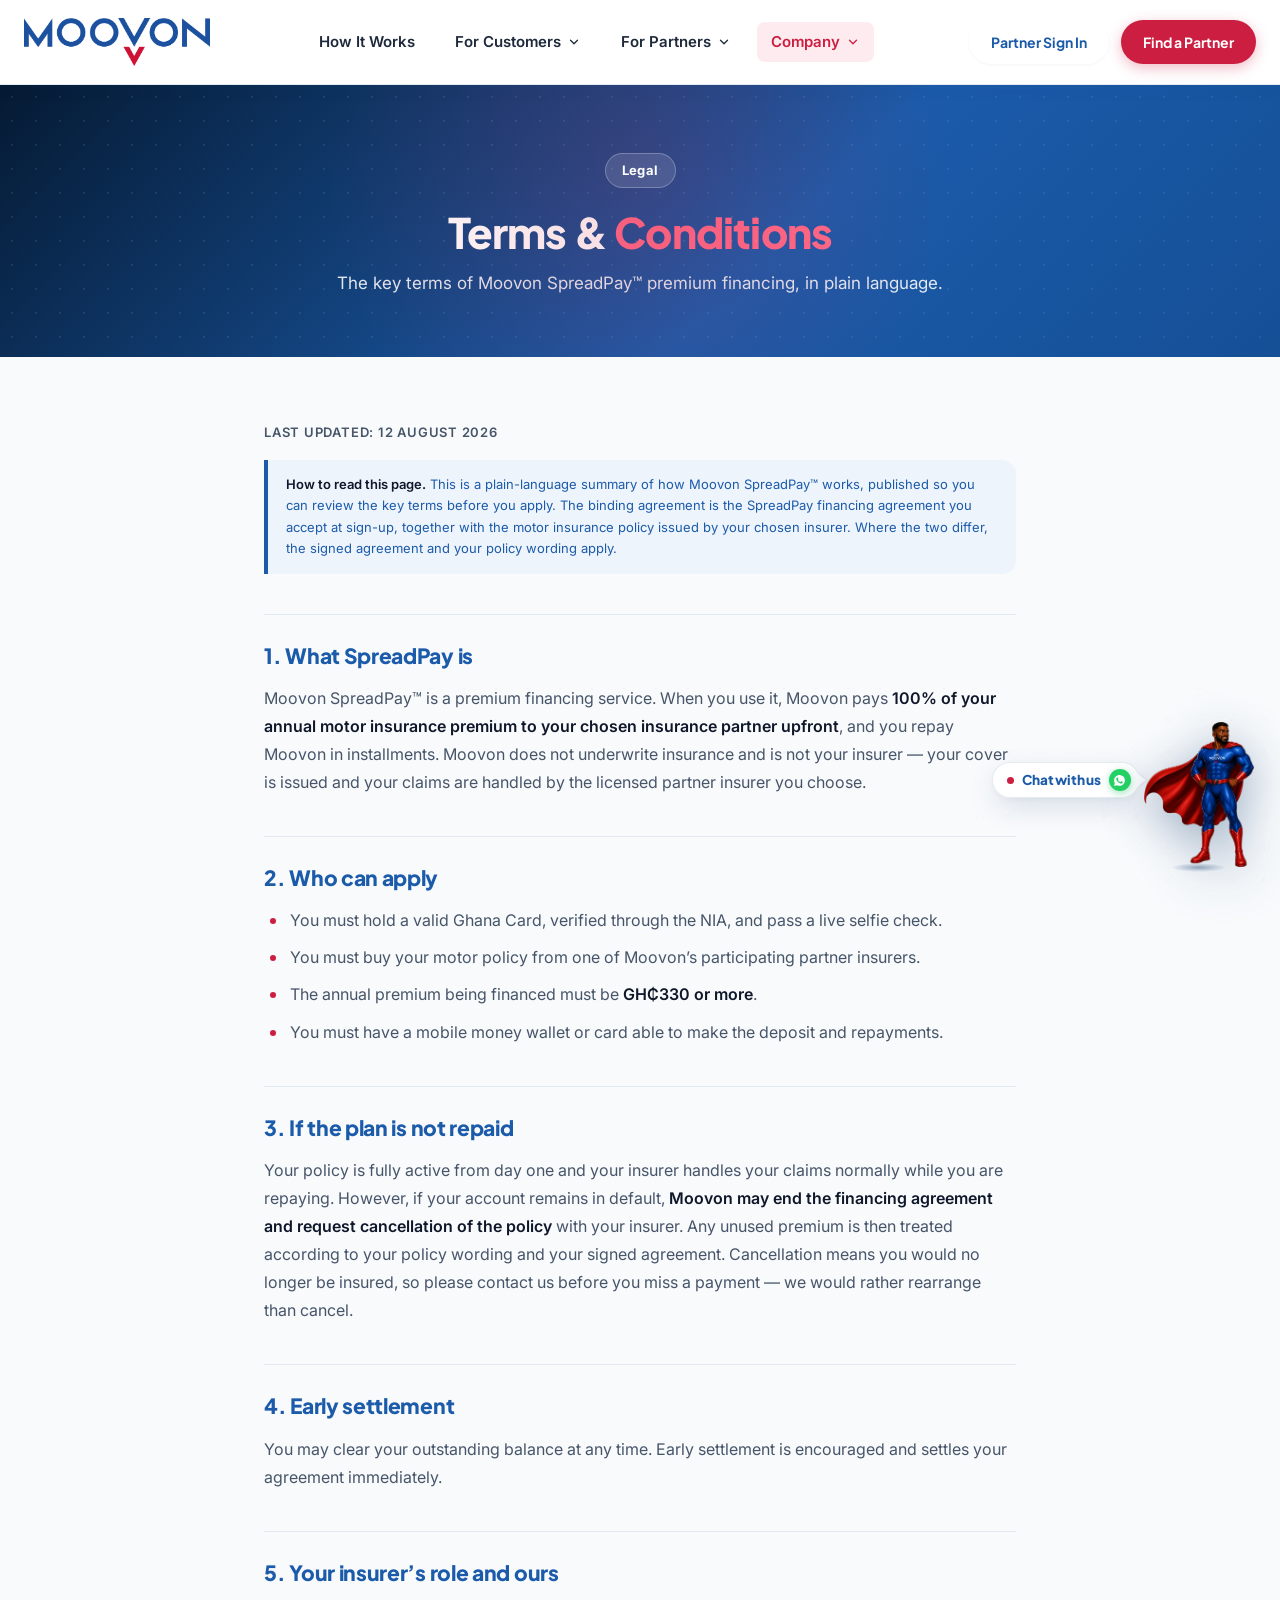
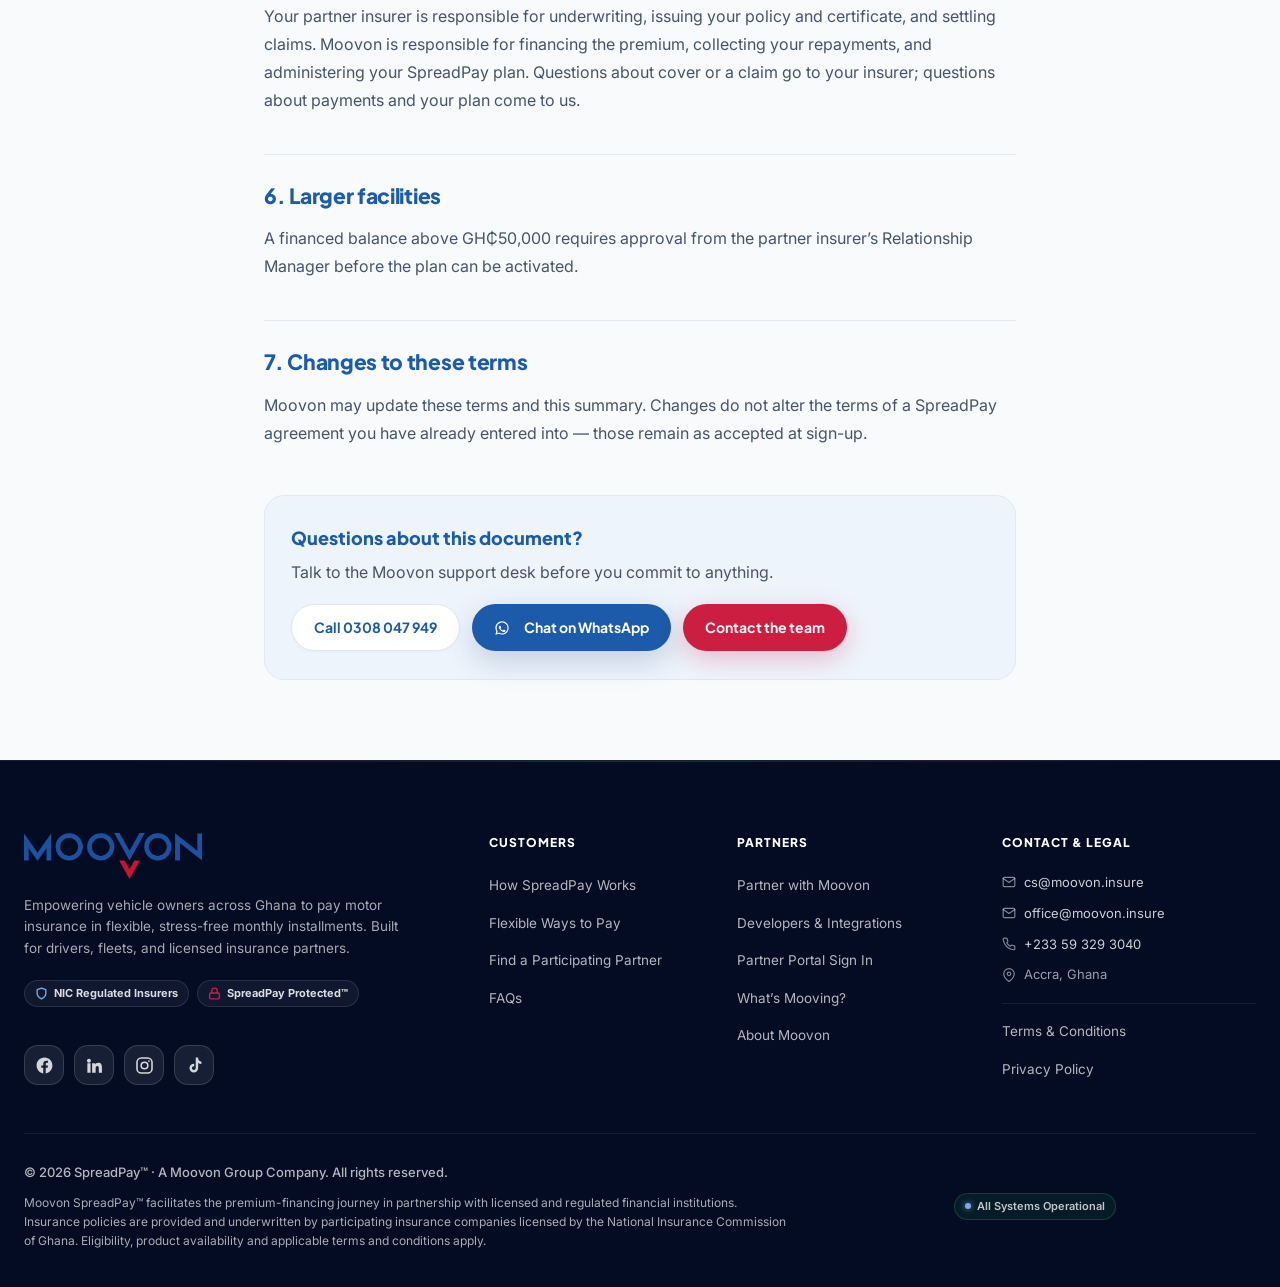
<file: terms.html>
<!DOCTYPE html>
<html lang="en">
<head>
  <meta charset="UTF-8">
  <meta name="viewport" content="width=device-width, initial-scale=1.0">
  <title>Terms & Conditions - MOOVON SpreadPay™</title>
  <meta name="description" content="How Moovon SpreadPay premium financing works: eligibility, deposits, fees, repayment terms, late payment penalties and cancellation.">
  <!-- Open Graph / Social Previews -->
  <meta property="og:type" content="website">
  <meta property="og:url" content="https://moovon.insure/terms">
  <meta property="og:site_name" content="Moovon SpreadPay">
  <meta property="og:locale" content="en_GH">
  <meta property="og:title" content="Terms & Conditions - MOOVON SpreadPay™">
  <meta property="og:description" content="How Moovon SpreadPay premium financing works: eligibility, deposits, fees, repayment terms, late payment penalties and cancellation.">
  <meta property="og:image" content="https://moovon.insure/assets/graphics/social_banner_exact.png">
  <meta name="twitter:card" content="summary_large_image">
  <meta name="twitter:image" content="https://moovon.insure/assets/graphics/social_banner_exact.png">
  
  <!-- Fonts & Stylesheet -->
  <link rel="preconnect" href="https://fonts.googleapis.com">
  <link rel="preconnect" href="https://fonts.gstatic.com" crossorigin>
  <link href="https://fonts.googleapis.com/css2?family=Inter:wght@400;500;600;700&family=Plus+Jakarta+Sans:wght@700;800;900&display=swap" rel="stylesheet">
  <link rel="icon" type="image/png" href="assets/brand/icon-trans.png">
  <link rel="canonical" href="https://moovon.insure/terms">
  <link rel="stylesheet" href="styles.css?v=2.5">
  <!-- Meta Pixel Code -->
  <script>
  !function(f,b,e,v,n,t,s)
  {if(f.fbq)return;n=f.fbq=function(){n.callMethod?
  n.callMethod.apply(n,arguments):n.queue.push(arguments)};
  if(!f._fbq)f._fbq=n;n.push=n;n.loaded=!0;n.version='2.0';
  n.queue=[];t=b.createElement(e);t.async=!0;
  t.src=v;s=b.getElementsByTagName(e)[0];
  s.parentNode.insertBefore(t,s)}(window,document,'script',
  'https://connect.facebook.net/en_US/fbevents.js');
  fbq('init', '1037910072177909'); 
  fbq('track', 'PageView');
  </script>
  <noscript>
  <img height="1" width="1" 
  src="https://www.facebook.com/tr?id=1037910072177909&ev=PageView&noscript=1"/>
  </noscript>
  <!-- End Meta Pixel Code -->
</head>
<body>
  <a class="skip-link" href="#main">Skip to main content</a>


  <!-- ==========================================================================
       Header & Sticky Glass Navigation (Uniform Across All Pages)
       ========================================================================== -->
  <header class="site-header" id="siteHeader">
    <div class="container nav-container">
      <a href="/" class="brand-logo-group" aria-label="Moovon SpreadPay Home">
        <img src="assets/brand/moovon_logo_main.png" alt="Moovon" class="brand-logo-img" width="2371" height="613">
      </a>

      <nav aria-label="Primary Navigation">
        <ul class="nav-menu">
          <li><a href="/how-it-works" class="nav-link">How It Works</a></li>
          <li class="nav-item-has-dropdown">
            <a href="/products" class="nav-link">
              For Customers
              <svg class="dropdown-arrow" viewBox="0 0 24 24" width="14" height="14" fill="none" stroke="currentColor" stroke-width="2.2" stroke-linecap="round" stroke-linejoin="round" aria-hidden="true" focusable="false"><polyline points="6 9 12 15 18 9"/></svg>
            </a>
            <div class="dropdown-menu">
              <a href="/partners" class="dropdown-item">
                <div class="dropdown-icon-box">
                  <svg width="18" height="18" viewBox="0 0 24 24" fill="none" stroke="currentColor" stroke-width="2" stroke-linecap="round" stroke-linejoin="round" aria-hidden="true" focusable="false"><path d="M17 21v-2a4 4 0 0 0-4-4H5a4 4 0 0 0-4 4v2"/><circle cx="9" cy="7" r="4"/><path d="M23 21v-2a4 4 0 0 0-3-3.87"/></svg>
                </div>
                <div>
                  <div class="dropdown-title">Participating Partners</div>
                  <div class="dropdown-desc">Choose your preferred insurer</div>
                </div>
              </a>
              <a href="/products" class="dropdown-item">
                <div class="dropdown-icon-box">
                  <svg width="18" height="18" viewBox="0 0 24 24" fill="none" stroke="currentColor" stroke-width="2" stroke-linecap="round" stroke-linejoin="round" aria-hidden="true" focusable="false"><path d="M12 22s8-4 8-10V5l-8-3-8 3v7c0 6 8 10 8 10z"/></svg>
                </div>
                <div>
                  <div class="dropdown-title">Flexible Ways to Pay</div>
                  <div class="dropdown-desc">Premium bands and payment periods</div>
                </div>
              </a>
              <a href="/faqs" class="dropdown-item">
                <div class="dropdown-icon-box">
                  <svg width="18" height="18" viewBox="0 0 24 24" fill="none" stroke="currentColor" stroke-width="2" stroke-linecap="round" stroke-linejoin="round" aria-hidden="true" focusable="false"><circle cx="12" cy="12" r="10"/><path d="M9.1 9a3 3 0 0 1 5.8 1c0 2-3 3-3 3"/><line x1="12" y1="17" x2="12" y2="17.01"/></svg>
                </div>
                <div>
                  <div class="dropdown-title">FAQs</div>
                  <div class="dropdown-desc">Answers about your SpreadPay journey</div>
                </div>
              </a>
            </div>
          </li>
          <li class="nav-item-has-dropdown">
            <a href="/for-partners" class="nav-link">
              For Partners
              <svg class="dropdown-arrow" viewBox="0 0 24 24" width="14" height="14" fill="none" stroke="currentColor" stroke-width="2.2" stroke-linecap="round" stroke-linejoin="round" aria-hidden="true" focusable="false"><polyline points="6 9 12 15 18 9"/></svg>
            </a>
            <div class="dropdown-menu">
              <a href="/for-partners" class="dropdown-item">
                <div class="dropdown-icon-box">
                  <svg width="18" height="18" viewBox="0 0 24 24" fill="none" stroke="currentColor" stroke-width="2" stroke-linecap="round" stroke-linejoin="round" aria-hidden="true" focusable="false"><path d="M14 2H6a2 2 0 0 0-2 2v16a2 2 0 0 0 2 2h12a2 2 0 0 0 2-2V8z"/><polyline points="14 2 14 8 20 8"/></svg>
                </div>
                <div>
                  <div class="dropdown-title">Partner with Moovon</div>
                  <div class="dropdown-desc">For insurers, brokers and agents</div>
                </div>
              </a>
              <a href="/developers" class="dropdown-item">
                <div class="dropdown-icon-box">
                  <svg width="18" height="18" viewBox="0 0 24 24" fill="none" stroke="currentColor" stroke-width="2" stroke-linecap="round" stroke-linejoin="round" aria-hidden="true" focusable="false"><polyline points="16 18 22 12 16 6"/><polyline points="8 6 2 12 8 18"/></svg>
                </div>
                <div>
                  <div class="dropdown-title">Developers & Integrations</div>
                  <div class="dropdown-desc">Secure partner APIs</div>
                </div>
              </a>
              <a href="https://console.moovon.insure/login" title="Sign in securely at console.moovon.insure" class="dropdown-item">
                <div class="dropdown-icon-box">
                  <svg width="18" height="18" viewBox="0 0 24 24" fill="none" stroke="currentColor" stroke-width="2" stroke-linecap="round" stroke-linejoin="round" aria-hidden="true" focusable="false"><rect x="3" y="11" width="18" height="11" rx="2" ry="2"/><path d="M7 11V7a5 5 0 0 1 10 0v4"/></svg>
                </div>
                <div>
                  <div class="dropdown-title">Partner Portal Sign In</div>
                  <div class="dropdown-desc">Approved partner access</div>
                </div>
              </a>
            </div>
          </li>
          <li class="nav-item-has-dropdown">
            <a href="/about" class="nav-link">
              Company
              <svg class="dropdown-arrow" viewBox="0 0 24 24" width="14" height="14" fill="none" stroke="currentColor" stroke-width="2.2" stroke-linecap="round" stroke-linejoin="round" aria-hidden="true" focusable="false"><polyline points="6 9 12 15 18 9"/></svg>
            </a>
            <div class="dropdown-menu">
              <a href="/about" class="dropdown-item">
                <div class="dropdown-icon-box">
                  <svg width="18" height="18" viewBox="0 0 24 24" fill="none" stroke="currentColor" stroke-width="2" stroke-linecap="round" stroke-linejoin="round" aria-hidden="true" focusable="false"><path d="M4 15s1-1 4-1 5 2 8 2 4-1 4-1V3s-1 1-4 1-5-2-8-2-4 1-4 1z"/><line x1="4" y1="22" x2="4" y2="15"/></svg>
                </div>
                <div>
                  <div class="dropdown-title">About Moovon</div>
                  <div class="dropdown-desc">Built in Ghana. Built for Africa.</div>
                </div>
              </a>
              <a href="/news" class="dropdown-item">
                <div class="dropdown-icon-box">
                  <svg width="18" height="18" viewBox="0 0 24 24" fill="none" stroke="currentColor" stroke-width="2" stroke-linecap="round" stroke-linejoin="round" aria-hidden="true" focusable="false"><path d="M4 22h16a2 2 0 0 0 2-2V4a2 2 0 0 0-2-2H8a2 2 0 0 0-2 2v16a2 2 0 0 1-2 2Zm0 0a2 2 0 0 1-2-2v-9h4"/><path d="M10 6h8M10 10h8M10 14h5"/></svg>
                </div>
                <div>
                  <div class="dropdown-title">What's Mooving?</div>
                  <div class="dropdown-desc">News, partners and industry updates</div>
                </div>
              </a>
              <a href="/contact" class="dropdown-item">
                <div class="dropdown-icon-box">
                  <svg width="18" height="18" viewBox="0 0 24 24" fill="none" stroke="currentColor" stroke-width="2" stroke-linecap="round" stroke-linejoin="round" aria-hidden="true" focusable="false"><rect x="2" y="4" width="20" height="16" rx="2"/><path d="m22 6-10 7L2 6"/></svg>
                </div>
                <div>
                  <div class="dropdown-title">Contact Moovon</div>
                  <div class="dropdown-desc">Mr. Moovon's HelpDesk</div>
                </div>
              </a>
            </div>
          </li>
        </ul>
      </nav>

      <div class="nav-actions">
        <a href="https://console.moovon.insure/login" title="Sign in securely at console.moovon.insure" class="btn btn-signin">Partner Sign In</a>
        <button onclick="openPartnerModal()" class="btn btn-find-partner">Find a Partner</button>
      </div>

      <button class="mobile-toggle" aria-label="Toggle navigation">
        <svg width="24" height="24" viewBox="0 0 24 24" fill="none" stroke="#1B5BAA" stroke-width="2" stroke-linecap="round" stroke-linejoin="round"><line x1="3" y1="12" x2="21" y2="12"/><line x1="3" y1="6" x2="21" y2="6"/><line x1="3" y1="18" x2="21" y2="18"/></svg>
      </button>
    </div>
  </header>

  <main id="main">
  <section class="page-hero">
    <div class="container">
      <span class="page-hero-badge">Legal</span>
      <h1 class="page-hero-title">Terms &amp; <span>Conditions</span></h1>
      <p class="page-hero-subtitle">The key terms of Moovon SpreadPay&trade; premium financing, in plain language.</p>
    </div>
  </section>

  <section class="legal-section">
    <div class="container legal-container">
      <p class="legal-updated">Last updated: 12 August 2026</p>
      <div class="alert-box-info legal-notice">
        <strong>How to read this page.</strong> This is a plain-language summary of how Moovon
        SpreadPay&trade; works, published so you can review the key terms before you apply. The
        binding agreement is the SpreadPay financing agreement you accept at sign-up, together with
        the motor insurance policy issued by your chosen insurer. Where the two differ, the signed
        agreement and your policy wording apply.
      </div>

      <h2 class="legal-h2">1. What SpreadPay is</h2>
      <p>Moovon SpreadPay&trade; is a premium financing service. When you use it, Moovon pays
        <strong>100% of your annual motor insurance premium to your chosen insurance partner upfront</strong>,
        and you repay Moovon in installments. Moovon does not underwrite insurance and is not your
        insurer &mdash; your cover is issued and your claims are handled by the licensed partner insurer
        you choose.</p>

      <h2 class="legal-h2">2. Who can apply</h2>
      <ul class="legal-list">
        <li>You must hold a valid Ghana Card, verified through the NIA, and pass a live selfie check.</li>
        <li>You must buy your motor policy from one of Moovon&rsquo;s participating partner insurers.</li>
        <li>The annual premium being financed must be <strong>GH&#8373;330 or more</strong>.</li>
        <li>You must have a mobile money wallet or card able to make the deposit and repayments.</li>
      </ul>

      <h2 class="legal-h2">3. If the plan is not repaid</h2>
      <p>Your policy is fully active from day one and your insurer handles your claims normally while you
        are repaying. However, if your account remains in default, <strong>Moovon may end the financing agreement and request cancellation of the policy</strong> with
        your insurer. Any unused premium is then treated according to your policy wording and your signed
        agreement. Cancellation means you would no longer be insured, so please contact us before you miss
        a payment &mdash; we would rather rearrange than cancel.</p>

      <h2 class="legal-h2">4. Early settlement</h2>
      <p>You may clear your outstanding balance at any time. Early settlement is encouraged and
        settles your agreement immediately.</p>

      <h2 class="legal-h2">5. Your insurer&rsquo;s role and ours</h2>
      <p>Your partner insurer is responsible for underwriting, issuing your policy and certificate, and
        settling claims. Moovon is responsible for financing the premium, collecting your repayments, and
        administering your SpreadPay plan. Questions about cover or a claim go to your insurer; questions
        about payments and your plan come to us.</p>

      <h2 class="legal-h2">6. Larger facilities</h2>
      <p>A financed balance above GH&#8373;50,000 requires approval from the partner insurer&rsquo;s
        Relationship Manager before the plan can be activated.</p>

      <h2 class="legal-h2">7. Changes to these terms</h2>
      <p>Moovon may update these terms and this summary. Changes do not alter the terms of a
        SpreadPay agreement you have already entered into &mdash; those remain as accepted at sign-up.</p>

      <div class="legal-contact-box">
        <h3>Questions about this document?</h3>
        <p>Talk to the Moovon support desk before you commit to anything.</p>
        <div class="legal-contact-actions">
          <a href="tel:+233308047949" class="btn btn-outline">Call 0308 047 949</a>
          <a href="https://wa.me/233593293040" target="_blank" rel="noopener" class="btn btn-whatsapp">
            <svg width="16" height="16" viewBox="0 0 24 24" fill="currentColor" aria-hidden="true" focusable="false" style="margin-right:6px; flex-shrink:0;"><path d="M12.04 2c-5.46 0-9.91 4.45-9.91 9.91 0 1.75.46 3.45 1.32 4.95L2.05 22l5.25-1.38c1.45.79 3.08 1.21 4.74 1.21h.01c5.46 0 9.91-4.45 9.91-9.91 0-2.65-1.03-5.14-2.9-7.01A9.816 9.816 0 0 0 12.04 2m.01 1.67c2.2 0 4.26.86 5.82 2.42a8.225 8.225 0 0 1 2.41 5.83c0 4.54-3.7 8.24-8.24 8.24-.01 0-.01 0 0 0-1.42 0-2.82-.37-4.06-1.08l-.29-.17-3.02.79.81-2.95-.19-.3a8.19 8.19 0 0 1-1.26-4.36c0-4.54 3.7-8.24 8.24-8.24m4.53 11.53c-.25-.13-1.47-.73-1.7-.81-.23-.08-.39-.13-.56.13-.17.25-.64.81-.79.97-.14.17-.29.19-.54.06-.25-.13-1.05-.39-2-1.23-.74-.66-1.24-1.48-1.38-1.73-.15-.25-.02-.38.11-.51.11-.11.25-.29.37-.44.13-.14.17-.25.25-.42.08-.17.04-.31-.02-.44-.06-.13-.56-1.35-.77-1.85-.2-.49-.41-.42-.56-.43h-.48c-.17 0-.44.06-.66.31-.23.25-.87.85-.87 2.07 0 1.22.89 2.4 1.01 2.57.13.17 1.75 2.68 4.24 3.76.59.26 1.05.41 1.41.53.59.19 1.13.16 1.56.1.48-.07 1.47-.6 1.68-1.18.21-.58.21-1.08.15-1.18-.07-.1-.23-.17-.48-.29z"/></svg>
            Chat on WhatsApp
          </a>
          <a href="/contact" class="btn btn-primary">Contact the team</a>
        </div>
      </div>
    </div>
  </section>
</main>

  <!-- ==========================================================================
       Footer
       ========================================================================== -->
  <!-- ==========================================================================
     MOOVON SpreadPay™ - Uniform Dedicated Footer Component
     ========================================================================== -->
<footer class="site-footer" id="siteFooter">
  <div class="container">
    <div class="footer-grid">
      <!-- Brand & Mission Column -->
      <div class="footer-brand-col">
        <a href="/" class="brand-logo-group brand-logo-footer" aria-label="Moovon SpreadPay Home">
          <img src="assets/brand/moovon_logo_main.png" alt="Moovon" class="brand-logo-img" width="2371" height="613">
        </a>
        <p class="footer-brand-desc">
          Empowering vehicle owners across Ghana to pay motor insurance in flexible, stress-free monthly installments. Built for drivers, fleets, and licensed insurance partners.
        </p>
        <div class="footer-badges-group">
          <div class="footer-trust-badge">
            <svg width="13" height="13" viewBox="0 0 24 24" fill="none" stroke="#7FA8E0" stroke-width="2.5" stroke-linecap="round" stroke-linejoin="round">
              <path d="M12 22s8-4 8-10V5l-8-3-8 3v7c0 6 8 10 8 10z"/>
            </svg>
            <span>NIC Regulated Insurers</span>
          </div>
          <div class="footer-trust-badge">
            <svg width="13" height="13" viewBox="0 0 24 24" fill="none" stroke="#CC1E41" stroke-width="2.5" stroke-linecap="round" stroke-linejoin="round">
              <rect x="3" y="11" width="18" height="11" rx="2" ry="2"></rect>
              <path d="M7 11V7a5 5 0 0 1 10 0v4"></path>
            </svg>
            <span>SpreadPay Protected™</span>
          </div>
        </div>
      
        <ul class="footer-social" aria-label="Moovon on social media">
          <li><a href="https://web.facebook.com/profile.php?id=61592832895204" target="_blank" rel="noopener" aria-label="Moovon on Facebook (opens in a new tab)">
            <svg viewBox="0 0 24 24" fill="currentColor" aria-hidden="true" focusable="false"><path d="M22 12.06C22 6.5 17.52 2 12 2S2 6.5 2 12.06c0 5 3.66 9.15 8.44 9.94v-7.03H7.9v-2.9h2.54V9.85c0-2.51 1.49-3.9 3.77-3.9 1.09 0 2.24.2 2.24.2v2.46h-1.26c-1.24 0-1.63.78-1.63 1.57v1.88h2.78l-.45 2.9h-2.33V22c4.78-.79 8.44-4.93 8.44-9.94z"/></svg>
          </a></li>
          <li><a href="https://www.linkedin.com/company/135594834" target="_blank" rel="noopener" aria-label="Moovon on LinkedIn (opens in a new tab)">
            <svg viewBox="0 0 24 24" fill="currentColor" aria-hidden="true" focusable="false"><path d="M4.98 3.5a2.5 2.5 0 1 1 0 5 2.5 2.5 0 0 1 0-5zM3 9h4v12H3zM9 9h3.8v1.7h.05c.53-1 1.83-2.05 3.77-2.05 4.03 0 4.78 2.65 4.78 6.1V21h-4v-5.5c0-1.31-.03-3-1.83-3-1.83 0-2.11 1.43-2.11 2.9V21H9z"/></svg>
          </a></li>
          <li><a href="https://www.instagram.com/moovon.insure/" target="_blank" rel="noopener" aria-label="Moovon on Instagram (opens in a new tab)">
            <svg viewBox="0 0 24 24" fill="none" stroke="currentColor" stroke-width="2" stroke-linecap="round" stroke-linejoin="round" aria-hidden="true" focusable="false"><rect x="2.5" y="2.5" width="19" height="19" rx="5.5"/><circle cx="12" cy="12" r="4.2"/><circle cx="17.6" cy="6.4" r="1.1" fill="currentColor" stroke="none"/></svg>
          </a></li>
          <li><a href="https://www.tiktok.com/@moovon.insure" target="_blank" rel="noopener" aria-label="Moovon on TikTok (opens in a new tab)">
            <svg viewBox="0 0 24 24" fill="currentColor" aria-hidden="true" focusable="false"><path d="M16.6 2h-3.05v13.2a2.4 2.4 0 1 1-2.4-2.4c.16 0 .32.02.47.05v-3.1a5.6 5.6 0 0 0-.47-.02 5.5 5.5 0 1 0 5.5 5.5V8.9a7.06 7.06 0 0 0 4.1 1.32V7.13a4.05 4.05 0 0 1-2.9-1.35A4.1 4.1 0 0 1 16.6 2z"/></svg>
          </a></li>
        </ul>
      </div>

      <!-- Products Column -->
      <div class="footer-col">
        <h5>CUSTOMERS</h5>
          <ul class="footer-links">
            <li><a href="/how-it-works">How SpreadPay Works</a></li>
            <li><a href="/products">Flexible Ways to Pay</a></li>
            <li><a href="/partners">Find a Participating Partner</a></li>
            <li><a href="/faqs">FAQs</a></li>
          </ul>
      </div>

      <!-- Partners & Support Column -->
      <div class="footer-col">
        <h5>PARTNERS</h5>
        <ul class="footer-links">
          <li><a href="/for-partners">Partner with Moovon</a></li>
          <li><a href="/developers">Developers &amp; Integrations</a></li>
          <li><a href="https://console.moovon.insure/login" title="Sign in securely at console.moovon.insure">Partner Portal Sign In</a></li>
          <li><a href="/news">What&rsquo;s Mooving?</a></li>
          <li><a href="/about">About Moovon</a></li>
        </ul>
      </div>

      <!-- Contact & Legal Column -->
      <div class="footer-col footer-contact-col">
        <h5>CONTACT & LEGAL</h5>
        <div class="footer-contact-details">
          <a href="mailto:cs@moovon.insure" class="footer-contact-link">
            <svg width="14" height="14" viewBox="0 0 24 24" fill="none" stroke="currentColor" stroke-width="2" stroke-linecap="round" stroke-linejoin="round">
              <path d="M4 4h16c1.1 0 2 .9 2 2v12c0 1.1-.9 2-2 2H4c-1.1 0-2-.9-2-2V6c0-1.1.9-2 2-2z"/>
              <polyline points="22,6 12,13 2,6"/>
            </svg>
            <span>cs@moovon.insure</span>
          </a>
          <a href="mailto:office@moovon.insure" class="footer-contact-link">
            <svg width="14" height="14" viewBox="0 0 24 24" fill="none" stroke="currentColor" stroke-width="2" stroke-linecap="round" stroke-linejoin="round">
              <path d="M4 4h16c1.1 0 2 .9 2 2v12c0 1.1-.9 2-2 2H4c-1.1 0-2-.9-2-2V6c0-1.1.9-2 2-2z"/>
              <polyline points="22,6 12,13 2,6"/>
            </svg>
            <span>office@moovon.insure</span>
          </a>
          <a href="tel:+233593293040" class="footer-contact-link">
            <svg width="14" height="14" viewBox="0 0 24 24" fill="none" stroke="currentColor" stroke-width="2" stroke-linecap="round" stroke-linejoin="round">
              <path d="M22 16.92v3a2 2 0 0 1-2.18 2 19.79 19.79 0 0 1-8.63-3.07 19.5 19.5 0 0 1-6-6 19.79 19.79 0 0 1-3.07-8.67A2 2 0 0 1 4.11 2h3a2 2 0 0 1 2 1.72 12.84 12.84 0 0 0 .7 2.81 2 2 0 0 1-.45 2.11L8.09 9.91a16 16 0 0 0 6 6l1.27-1.27a2 2 0 0 1 2.11-.45 12.84 12.84 0 0 0 2.81.7A2 2 0 0 1 22 16.92z"/>
            </svg>
            <span>+233 59 329 3040</span>
          </a>
          <div class="footer-contact-link footer-location-text">
            <svg width="14" height="14" viewBox="0 0 24 24" fill="none" stroke="currentColor" stroke-width="2" stroke-linecap="round" stroke-linejoin="round">
              <path d="M21 10c0 7-9 13-9 13s-9-6-9-13a9 9 0 0 1 18 0z"/>
              <circle cx="12" cy="10" r="3"/>
            </svg>
            <span>Accra, Ghana</span>
          </div>
        </div>
        <ul class="footer-links footer-legal-links">
          <li><a href="/terms">Terms & Conditions</a></li>
          <li><a href="/privacy">Privacy Policy</a></li>
        </ul>
      </div>
    </div>

    <!-- Footer Bottom Row -->
    <div class="footer-bottom">
      <div class="footer-bottom-info">
        <p class="footer-copyright">© 2026 SpreadPay™ · A Moovon Group Company. All rights reserved.</p>
        <p class="footer-regulatory">Moovon SpreadPay&trade; facilitates the premium-financing journey in partnership with licensed and regulated financial institutions. Insurance policies are provided and underwritten by participating insurance companies licensed by the National Insurance Commission of Ghana. Eligibility, product availability and applicable terms and conditions apply.</p>
      </div>
      <div class="footer-bottom-meta">
        <div class="footer-system-status">
          <span class="footer-status-indicator"></span>
          <span>All Systems Operational</span>
        </div>
      </div>
    </div>
  </div>
</footer>

  <script src="header.js?v=2.5"></script>
  <script src="script.js?v=2.5"></script>
</body>
</html>
</file>
<file: styles.css>
/* ==========================================================================
   MOOVON SpreadPay™ - Next-Gen Modern Design System & Stylesheet
   Uniform Header, Big Brand Logo, Clean Vector Icons, No Yellow Gradients
   ========================================================================== */

:root {
  /* Brand Core Colors */
  --primary-navy: #1B5BAA;
  --primary-navy-dark: #113B6E;
  --primary-navy-light: #2274D8;
  --primary-navy-soft: #EEF4FC;
  --accent-red: #CC1E41;
  --accent-red-hover: #A41934;
  --accent-red-soft: #FDEBEF;
  /* Third-party mark only. Per the brand rules green is not part of Moovon's
     palette - use these solely on an actual WhatsApp logo glyph. */
  --whatsapp-green: #25D366;
  --whatsapp-green-dark: #1EBE5D;
  --whatsapp-green-soft: #E8FBF0;

  /* Neutrals & Surfaces */
  --bg-page: #F8FAFC;
  --bg-surface: #FFFFFF;
  --bg-surface-glass: rgba(255, 255, 255, 0.92);
  --bg-surface-dark: #07203F;
  --text-main: #0F172A;
  --text-muted: #475569;
  --text-sub: #64748B;
  --text-light: #94A3B8;
  --border-subtle: #E2E8F0;
  --border-medium: #CBD5E1;
  --border-glass: rgba(255, 255, 255, 0.2);

  /* Shadows & Elevations */
  --shadow-xs: 0 1px 3px rgba(17, 59, 110, 0.04);
  --shadow-sm: 0 2px 8px rgba(17, 59, 110, 0.06);
  --shadow-md: 0 8px 24px rgba(17, 59, 110, 0.08);
  --shadow-lg: 0 16px 36px rgba(17, 59, 110, 0.12);
  --shadow-xl: 0 24px 50px rgba(17, 59, 110, 0.16);
  --shadow-glow-red: 0 8px 25px rgba(204, 30, 65, 0.25);
  --shadow-glow-blue: 0 10px 30px rgba(17, 59, 110, 0.2);
  --shadow-glow-green: 0 8px 25px rgba(37, 211, 102, 0.3);

  /* Typography */
  --font-heading: 'Plus Jakarta Sans', system-ui, -apple-system, sans-serif;
  --font-body: 'Inter', system-ui, -apple-system, sans-serif;

  /* Radius */
  --radius-sm: 8px;
  --radius-md: 14px;
  --radius-lg: 20px;
  --radius-xl: 28px;
  --radius-full: 9999px;

  /* Transitions */
  --transition-smooth: all 0.25s cubic-bezier(0.16, 1, 0.3, 1);
  --transition-spring: all 0.4s cubic-bezier(0.34, 1.56, 0.64, 1);
}

/* ==========================================================================
   Base & Reset
   ========================================================================== */
*, *::before, *::after {
  box-sizing: border-box;
  margin: 0;
  padding: 0;
}

html {
  scroll-behavior: smooth;
  font-size: 16px;
  -webkit-text-size-adjust: 100%;
}

body {
  font-family: var(--font-body);
  background-color: var(--bg-page);
  color: var(--text-main);
  line-height: 1.6;
  -webkit-font-smoothing: antialiased;
  -moz-osx-font-smoothing: grayscale;
  overflow-x: hidden;
  position: relative;
}

/* Ambient Background Grid Pattern */
body::before {
  content: '';
  position: fixed;
  top: 0;
  left: 0;
  width: 100vw;
  height: 100vh;
  background-image: radial-gradient(rgba(17, 59, 110, 0.04) 1.2px, transparent 1.2px);
  background-size: 32px 32px;
  pointer-events: none;
  z-index: -1;
}

a {
  color: inherit;
  text-decoration: none;
}

img, svg {
  display: block;
  max-width: 100%;
}

button, input, select, textarea {
  font: inherit;
}

.container {
  max-width: 1280px;
  margin: 0 auto;
  padding: 0 24px;
}

/* ==========================================================================
   Header & Sticky Glassmorphic Navigation (Uniform Across All Pages)
   ========================================================================== */
.site-header {
  position: sticky;
  top: 0;
  z-index: 1000;
  background: var(--bg-surface-glass);
  backdrop-filter: blur(20px);
  -webkit-backdrop-filter: blur(20px);
  border-bottom: 1px solid rgba(226, 232, 240, 0.9);
  box-shadow: 0 4px 20px rgba(17, 59, 110, 0.03);
  transition: var(--transition-smooth);
}

.nav-container {
  display: flex;
  align-items: center;
  justify-content: space-between;
  height: 84px; /* Spacious, comfortable header */
}

/* Big, prominent brand logo group matching screenshot */
.brand-logo-group {
  display: flex;
  flex-direction: column;
  text-decoration: none;
  transition: transform 0.2s ease;
}

.brand-logo-group:hover {
  transform: translateY(-1px);
}

.brand-logo-svg {
  height: 40px; /* Big & Crisp */
  width: auto;
}

/* The supplied wordmark carries a descending chevron, so only ~60% of the
   image height is the lettering. Sized so the letters read at roughly the
   same weight as the drawn mark they replaced. */
.brand-logo-img {
  height: 48px;
  width: auto;
  display: block;
}

.brand-logo-drawer {
  height: 40px;
}

.brand-tagline {
  font-size: 11px;
  font-weight: 600;
  color: var(--text-muted);
  letter-spacing: 0.2px;
  margin-top: 1px;
}

.nav-menu {
  display: flex;
  align-items: center;
  gap: 12px;
  list-style: none;
}

.nav-menu li {
  position: relative;
}

.nav-link {
  font-size: 15px;
  font-weight: 600;
  color: #1E293B;
  display: flex;
  align-items: center;
  gap: 6px;
  white-space: nowrap;
  padding: 8px 14px;
  border-radius: var(--radius-sm);
  transition: var(--transition-smooth);
}

.nav-link:hover, .nav-link.active {
  color: var(--accent-red);
  background-color: var(--accent-red-soft);
}

/* Active Contact Pill matching exact reference image */
.nav-link.nav-contact-active {
  background: #FDEBEF;
  color: #CC1E41;
  padding: 7px 18px;
  border-radius: var(--radius-sm);
  font-weight: 700;
}

.dropdown-arrow {
  width: 14px;
  height: 14px;
  transition: transform 0.25s ease;
}

.nav-item-has-dropdown:hover .dropdown-arrow {
  transform: rotate(180deg);
}

/* Polished Glass Dropdown Menu */
.dropdown-menu {
  position: absolute;
  top: calc(100% + 12px);
  left: 50%;
  transform: translateX(-50%) translateY(8px);
  width: 290px;
  background: rgba(255, 255, 255, 0.96);
  backdrop-filter: blur(16px);
  -webkit-backdrop-filter: blur(16px);
  border: 1px solid var(--border-subtle);
  border-radius: var(--radius-lg);
  padding: 10px;
  box-shadow: var(--shadow-xl);
  opacity: 0;
  visibility: hidden;
  transition: all 0.25s cubic-bezier(0.16, 1, 0.3, 1);
  z-index: 1100;
}

.nav-item-has-dropdown:hover .dropdown-menu,
.nav-item-has-dropdown:focus-within .dropdown-menu {
  opacity: 1;
  visibility: visible;
  transform: translateX(-50%) translateY(0);
}

[id] {
  scroll-margin-top: 100px;
}

.dropdown-item {
  display: flex;
  align-items: flex-start;
  gap: 12px;
  padding: 10px 12px;
  border-radius: var(--radius-md);
  text-decoration: none;
  transition: var(--transition-smooth);
}

.dropdown-item:hover {
  background: var(--primary-navy-soft);
  transform: translateX(3px);
}

.dropdown-icon-box {
  display: flex;
  align-items: center;
  justify-content: center;
  width: 36px;
  height: 36px;
  border-radius: var(--radius-sm);
  background: #FFFFFF;
  border: 1px solid var(--border-subtle);
  box-shadow: var(--shadow-xs);
  flex-shrink: 0;
  color: var(--primary-navy);
}

.dropdown-item:hover .dropdown-icon-box {
  background: var(--primary-navy);
  color: #FFFFFF;
  border-color: var(--primary-navy);
}

.dropdown-title {
  font-size: 13.5px;
  font-weight: 700;
  color: var(--primary-navy);
  margin-bottom: 2px;
}

.dropdown-desc {
  font-size: 11.5px;
  color: var(--text-muted);
  line-height: 1.35;
}

.nav-actions {
  display: flex;
  align-items: center;
  gap: 12px;
}

/* Header Action Buttons */
.btn-signin {
  font-family: var(--font-heading);
  font-size: 14px;
  font-weight: 700;
  color: var(--primary-navy);
  background: #FFFFFF;
  border: 1.5px solid rgba(17, 59, 110, 0.2);
  padding: 9px 20px;
  border-radius: var(--radius-full);
  text-decoration: none;
  display: inline-flex;
  align-items: center;
  justify-content: center;
  gap: 6px;
  transition: all 0.22s cubic-bezier(0.16, 1, 0.3, 1);
  box-shadow: 0 1px 3px rgba(17, 59, 110, 0.05);
}

.btn-signin:hover {
  border-color: var(--primary-navy);
  background: var(--primary-navy);
  color: #FFFFFF;
  transform: translateY(-2px);
  box-shadow: 0 6px 18px rgba(17, 59, 110, 0.18);
}

.btn-find-partner {
  font-family: var(--font-heading);
  font-size: 14px;
  font-weight: 700;
  color: #FFFFFF;
  background: var(--accent-red);
  border: 1.5px solid var(--accent-red);
  padding: 9px 22px;
  border-radius: var(--radius-full);
  cursor: pointer;
  display: inline-flex;
  align-items: center;
  justify-content: center;
  gap: 6px;
  transition: all 0.22s cubic-bezier(0.16, 1, 0.3, 1);
  box-shadow: 0 4px 14px rgba(204, 30, 65, 0.3);
}

.btn-find-partner:hover {
  background: var(--accent-red-hover);
  border-color: var(--accent-red-hover);
  transform: translateY(-2px);
  box-shadow: 0 8px 22px rgba(204, 30, 65, 0.4);
}

/* Mobile Menu Button */
.mobile-toggle {
  display: none;
  background: transparent;
  border: 1px solid var(--border-subtle);
  padding: 8px;
  border-radius: var(--radius-sm);
  cursor: pointer;
  color: var(--primary-navy);
}

/* ==========================================================================
   General Buttons
   ========================================================================== */
.btn {
  display: inline-flex;
  align-items: center;
  justify-content: center;
  gap: 8px;
  font-family: var(--font-heading);
  font-size: 14px;
  font-weight: 700;
  padding: 11px 22px;
  border-radius: var(--radius-full);
  border: none;
  cursor: pointer;
  text-decoration: none;
  transition: var(--transition-spring);
  white-space: nowrap;
}

.btn-primary {
  background: var(--accent-red);
  color: #FFFFFF;
  box-shadow: var(--shadow-glow-red);
}

.btn-primary:hover {
  background: var(--accent-red-hover);
  transform: translateY(-2px);
  box-shadow: 0 12px 30px rgba(204, 30, 65, 0.35);
}

.btn-navy {
  background: var(--primary-navy);
  color: #FFFFFF;
  border: 1.5px solid var(--primary-navy);
  box-shadow: 0 4px 14px rgba(17, 59, 110, 0.22);
}

.btn-navy:hover {
  background: var(--primary-navy-light);
  border-color: var(--primary-navy-light);
  transform: translateY(-2px);
  box-shadow: 0 10px 24px rgba(17, 59, 110, 0.32);
}

.btn-outline {
  background: #FFFFFF;
  color: var(--primary-navy);
  border: 1.5px solid var(--border-subtle);
  box-shadow: var(--shadow-xs);
}

.btn-outline:hover {
  border-color: var(--primary-navy);
  background: var(--primary-navy-soft);
  transform: translateY(-2px);
}

.btn-sm {
  padding: 8px 16px;
  font-size: 12.5px;
}

/* R8: navy/red/white only. WhatsApp green survives on the logo glyph itself
   (a third-party mark), not on Moovon's own buttons. */
.btn-whatsapp {
  background: var(--primary-navy);
  color: #FFFFFF;
  box-shadow: var(--shadow-glow-blue);
}

.btn-whatsapp:hover {
  background: var(--primary-navy-dark);
  transform: translateY(-2px);
  box-shadow: 0 12px 30px rgba(17, 59, 110, 0.32);
}

/* ==========================================================================
   Page Hero Banners (Clean Brand Navy & Red, NO Yellow Gradients)
   ========================================================================== */
.page-hero {
  background: linear-gradient(135deg, #051A33 0%, var(--primary-navy) 60%, #154F96 100%);
  color: #FFFFFF;
  padding: 68px 0 60px;
  position: relative;
  overflow: hidden;
  text-align: center;
}

.page-hero::before {
  content: '';
  position: absolute;
  top: -40%;
  left: 50%;
  transform: translateX(-50%);
  width: 800px;
  height: 400px;
  background: radial-gradient(circle, rgba(204, 30, 65, 0.18) 0%, rgba(17, 59, 110, 0) 70%);
  pointer-events: none;
}

.page-hero::after {
  content: '';
  position: absolute;
  inset: 0;
  background-image: radial-gradient(rgba(255, 255, 255, 0.08) 1px, transparent 1px);
  background-size: 24px 24px;
  pointer-events: none;
}

.page-hero-badge {
  display: inline-flex;
  align-items: center;
  gap: 8px;
  background: rgba(255, 255, 255, 0.12);
  border: 1px solid rgba(255, 255, 255, 0.25);
  backdrop-filter: blur(10px);
  padding: 6px 16px;
  border-radius: var(--radius-full);
  font-size: 13px;
  font-weight: 700;
  letter-spacing: 0.4px;
  color: #FFFFFF;
  margin-bottom: 20px;
  animation: float 4s ease-in-out infinite;
}

.page-hero-title {
  font-family: var(--font-heading);
  font-size: 42px;
  font-weight: 900;
  line-height: 1.15;
  letter-spacing: -0.8px;
  margin-bottom: 14px;
}

.page-hero-title span {
  color: #FF6B89;
}

.page-hero-subtitle {
  font-size: 17px;
  color: rgba(255, 255, 255, 0.88);
  max-width: 680px;
  margin: 0 auto;
  line-height: 1.6;
}

/* ==========================================================================
   Billboard Hero Section (Live Flyer Re-creation)
   Real HTML text + CTAs overlaid on the layered artwork. All overlay
   dimensions use cqi units so type scales in exact proportion to the
   854x436 reference artwork at any container width.
   ========================================================================== */
.billboard-hero-section {
  background: #F4F7FB;
  padding: 16px 0 0;
  position: relative;
  overflow: hidden;
}

.billboard-hero-container {
  max-width: 1400px;
  margin: 0 auto;
  padding: 0 16px;
}

.billboard-live-wrapper {
  position: relative;
  container-type: inline-size;
  width: 100%;
  border-radius: var(--radius-xl);
  overflow: hidden;
  box-shadow: 0 10px 36px rgba(17, 59, 110, 0.08);
  border: 1px solid rgba(17, 59, 110, 0.06);
  background: linear-gradient(168deg, #FDFEFF 0%, #EDF3FB 48%, #DCE9F6 100%);
}

.billboard-art-frame {
  position: relative;
  aspect-ratio: 1708 / 872;
}

.billboard-art-frame picture {
  display: block;
  height: 100%;
}

.billboard-live-art {
  width: 100%;
  height: 100%;
  display: block;
  object-fit: cover;
}

/* Live speech bubble (crisp HTML text, replaces the baked-in raster bubble) */
.billboard-bubble {
  position: absolute;
  top: 9cqi;
  right: 5.1cqi;
  width: clamp(104px, 11.6cqi, 210px);
  padding: clamp(7px, 1cqi, 17px) clamp(8px, 1.1cqi, 19px);
  background: #FFFFFF;
  border-radius: clamp(8px, 1cqi, 16px);
  font-size: clamp(10px, 1.06cqi, 18px);
  line-height: 1.42;
  font-weight: 500;
  color: var(--primary-navy);
  filter: drop-shadow(0 4px 12px rgba(17, 59, 110, 0.16));
  transform-origin: 60% 100%;
  animation: bubblePop 0.5s cubic-bezier(0.34, 1.56, 0.64, 1) 0.85s both;
  z-index: 2;
}

.billboard-bubble strong {
  color: var(--accent-red);
  font-weight: 700;
}

.billboard-bubble::after {
  content: '';
  position: absolute;
  bottom: calc(clamp(9px, 1.5cqi, 22px) * -0.42);
  left: 56%;
  width: clamp(9px, 1.5cqi, 22px);
  height: clamp(9px, 1.5cqi, 22px);
  background: #FFFFFF;
  transform: rotate(45deg);
}

@keyframes bubblePop {
  from {
    opacity: 0;
    transform: scale(0.7) translateY(8px);
  }
  to {
    opacity: 1;
    transform: scale(1) translateY(0);
  }
}

/* Pixel fallbacks (~1240px card) for browsers without container-query units */
@supports not (width: 1cqi) {
  .billboard-live-content { padding: 55px 62px 0 58px; }
  .billboard-headline { font-size: 78px; }
  .billboard-protected-badge { margin-top: 30px; gap: 11px; font-size: 19px; }
  .billboard-shield-icon svg { width: 26px; height: 26px; }
  .billboard-sub { margin-top: 19px; font-size: 21px; }
  .billboard-cta-row { gap: 24px; margin-top: 33px; }
  .btn-billboard-primary,
  .btn-billboard-secondary { gap: 12px; font-size: 18px; padding: 15px 26px; border-radius: 12px; }
  .btn-billboard-secondary { padding: 13.5px 26px; }
  .btn-billboard-primary { box-shadow: 0 8px 24px rgba(17, 59, 110, 0.28); }
  .btn-billboard-primary svg { width: 19px; height: 19px; }
  .billboard-play-icon { width: 28px; height: 28px; }
  .billboard-bubble { top: 112px; right: 63px; width: 144px; padding: 12px 14px; border-radius: 12px; font-size: 13px; }
  .billboard-bubble::after { width: 18px; height: 18px; bottom: -7px; }

  /* Smaller cards in overlay mode: shrink the stack so it fits the artwork height */
  @media (max-width: 1150px) {
    .billboard-live-content { padding: 38px 44px 0 40px; }
    .billboard-headline { font-size: 52px; }
    .billboard-protected-badge { margin-top: 20px; gap: 8px; font-size: 14px; }
    .billboard-shield-icon svg { width: 20px; height: 20px; }
    .billboard-sub { margin-top: 13px; font-size: 16px; }
    .billboard-cta-row { gap: 15px; margin-top: 22px; }
    .btn-billboard-primary,
    .btn-billboard-secondary { gap: 9px; font-size: 13px; padding: 12px 18px; border-radius: 10px; }
    .btn-billboard-secondary { padding: 10.5px 18px; }
    .btn-billboard-primary svg { width: 15px; height: 15px; }
    .billboard-play-icon { width: 22px; height: 22px; }
    .billboard-bubble { top: 84px; right: 40px; width: 126px; padding: 9px 11px; border-radius: 10px; font-size: 11px; }
    .billboard-bubble::after { width: 14px; height: 14px; bottom: -5px; }
  }
}

/* Soft white scrim over the cloud zone so live text stays crisp */
.billboard-live-wrapper::before {
  content: '';
  position: absolute;
  inset: 0;
  background: linear-gradient(100deg, rgba(255, 255, 255, 0.55) 0%, rgba(255, 255, 255, 0.28) 30%, rgba(255, 255, 255, 0) 52%);
  pointer-events: none;
  z-index: 1;
}

.billboard-live-content {
  position: absolute;
  inset: 0;
  z-index: 2;
  display: flex;
  flex-direction: column;
  align-items: flex-start;
  padding: 4.4cqi 5cqi 0 4.7cqi;
}

.billboard-headline {
  font-family: var(--font-heading);
  font-weight: 800;
  font-size: clamp(34px, 6.55cqi, 96px);
  line-height: 1.04;
  letter-spacing: -0.022em;
  color: var(--primary-navy-dark);
  animation: billboardRise 0.7s cubic-bezier(0.16, 1, 0.3, 1) 0.05s both;
}

.billboard-headline-accent {
  color: var(--accent-red);
}

.billboard-protected-badge {
  display: inline-flex;
  align-items: center;
  gap: 0.9cqi;
  margin-top: 2.4cqi;
  font-family: var(--font-heading);
  font-weight: 800;
  font-size: clamp(11px, 1.64cqi, 24px);
  letter-spacing: 0.12em;
  text-transform: uppercase;
  color: var(--primary-navy);
  animation: billboardRise 0.7s cubic-bezier(0.16, 1, 0.3, 1) 0.16s both;
}

.billboard-shield-icon {
  display: inline-flex;
  color: var(--accent-red);
}

.billboard-shield-icon svg {
  width: clamp(15px, 2.15cqi, 31px);
  height: clamp(15px, 2.15cqi, 31px);
}

.billboard-sub {
  margin-top: 1.5cqi;
  font-size: clamp(12px, 1.8cqi, 26px);
  line-height: 1.5;
  font-weight: 500;
  color: var(--primary-navy);
  animation: billboardRise 0.7s cubic-bezier(0.16, 1, 0.3, 1) 0.27s both;
}

.billboard-sub strong {
  color: var(--accent-red-hover);
  font-weight: 700;
}

.billboard-cta-row {
  display: flex;
  align-items: center;
  gap: 1.9cqi;
  margin-top: 2.7cqi;
  animation: billboardRise 0.7s cubic-bezier(0.16, 1, 0.3, 1) 0.38s both;
}

.btn-billboard-primary {
  display: inline-flex;
  align-items: center;
  gap: 1cqi;
  background: var(--primary-navy);
  color: #FFFFFF;
  border: none;
  cursor: pointer;
  font-family: var(--font-body);
  font-weight: 600;
  font-size: clamp(11px, 1.5cqi, 21px);
  padding: clamp(13px, 1.25cqi, 18px) clamp(18px, 2.1cqi, 30px);
  border-radius: clamp(6px, 0.95cqi, 14px);
  box-shadow: 0 0.7cqi 2cqi rgba(17, 59, 110, 0.28);
  transition: var(--transition-smooth);
}

.btn-billboard-primary svg {
  width: clamp(12px, 1.6cqi, 23px);
  height: clamp(12px, 1.6cqi, 23px);
}

.btn-billboard-primary:hover {
  background: var(--primary-navy-light);
  transform: translateY(-2px);
  box-shadow: 0 1cqi 2.6cqi rgba(17, 59, 110, 0.36);
}

.btn-billboard-secondary {
  display: inline-flex;
  align-items: center;
  gap: 1cqi;
  background: rgba(255, 255, 255, 0.92);
  color: var(--primary-navy);
  border: 1.5px solid rgba(17, 59, 110, 0.28);
  cursor: pointer;
  font-family: var(--font-body);
  font-weight: 600;
  font-size: clamp(11px, 1.5cqi, 21px);
  padding: calc(clamp(13px, 1.25cqi, 18px) - 1.5px) clamp(18px, 2.1cqi, 30px);
  border-radius: clamp(6px, 0.95cqi, 14px);
  transition: var(--transition-smooth);
}

.btn-billboard-secondary:hover {
  border-color: var(--primary-navy);
  background: #FFFFFF;
  transform: translateY(-2px);
  box-shadow: 0 0.7cqi 2cqi rgba(17, 59, 110, 0.14);
}

.billboard-play-icon {
  display: inline-flex;
  align-items: center;
  justify-content: center;
  width: clamp(16px, 2.3cqi, 33px);
  height: clamp(16px, 2.3cqi, 33px);
  border: 1.5px solid currentColor;
  border-radius: 50%;
}

.billboard-play-icon svg {
  width: 72%;
  height: 72%;
}

@keyframes billboardRise {
  from {
    opacity: 0;
    transform: translateY(18px);
  }
  to {
    opacity: 1;
    transform: translateY(0);
  }
}

@media (prefers-reduced-motion: reduce) {
  .billboard-headline,
  .billboard-protected-badge,
  .billboard-sub,
  .billboard-cta-row,
  .billboard-bubble {
    animation: none;
  }
}

/* Mobile: stack live text above the artwork instead of overlaying it */
@media (max-width: 820px) {
  .billboard-live-wrapper::before {
    display: none;
  }

  .billboard-live-content {
    position: static;
    align-items: center;
    text-align: center;
    padding: 28px 16px 8px;
  }

  .billboard-headline {
    font-size: clamp(48px, 13vw, 70px);
    line-height: 1.01;
    letter-spacing: -1.2px;
  }

  .billboard-protected-badge {
    margin-top: 16px;
    gap: 7px;
    font-size: 12px;
  }

  .billboard-shield-icon svg {
    width: 17px;
    height: 17px;
  }

  .billboard-sub {
    margin-top: 10px;
    font-size: 15px;
  }

  .billboard-cta-row {
    margin-top: 20px;
    gap: 12px;
    flex-wrap: wrap;
    justify-content: center;
  }

  .btn-billboard-primary,
  .btn-billboard-secondary {
    gap: 8px;
    font-size: 13.5px;
    padding: 12px 20px;
    border-radius: 10px;
  }

  .btn-billboard-secondary {
    padding: calc(12px - 1.5px) 20px;
  }

  .btn-billboard-primary {
    box-shadow: 0 6px 16px rgba(17, 59, 110, 0.28);
  }

  .btn-billboard-primary svg {
    width: 15px;
    height: 15px;
  }

  .billboard-play-icon {
    width: 20px;
    height: 20px;
  }

  /* Anchor the bubble in the clean upper-left sky of the stacked artwork */
  .billboard-bubble {
    top: 6%;
    left: 4.5%;
    right: auto;
    width: auto;
    max-width: 46%;
    padding: 8px 11px;
    border-radius: 10px;
    font-size: 11px;
    line-height: 1.45;
  }

  .billboard-bubble::after {
    left: 68%;
    width: 12px;
    height: 12px;
    bottom: -5px;
  }
}

@media (max-width: 600px) {
  .billboard-cta-row {
    flex-direction: column;
    width: 100%;
  }

  .btn-billboard-primary,
  .btn-billboard-secondary {
    width: 100%;
    justify-content: center;
  }
}

/* Very narrow phones: let the hero copy wrap naturally instead of forcing breaks */
@media (max-width: 380px) {
  .billboard-headline br,
  .billboard-sub br {
    display: none;
  }
}

/* Trusted Partners Strip Below Hero - Infinite Smooth Marquee */
.hero-partners-ribbon {
  position: relative;
  z-index: 3;
  background: #FFFFFF;
  border-bottom: 1px solid var(--border-subtle);
  padding: 16px 0;
  box-shadow: 0 4px 16px rgba(0, 0, 0, 0.02);
  overflow: hidden;
}

/* Subtle gradient fade on left and right edges */
.hero-partners-ribbon::before,
.hero-partners-ribbon::after {
  content: '';
  position: absolute;
  top: 0;
  bottom: 0;
  width: 90px;
  z-index: 2;
  pointer-events: none;
}

.hero-partners-ribbon::before {
  left: 0;
  background: linear-gradient(90deg, #FFFFFF 0%, rgba(255, 255, 255, 0) 100%);
}

.hero-partners-ribbon::after {
  right: 0;
  background: linear-gradient(270deg, #FFFFFF 0%, rgba(255, 255, 255, 0) 100%);
}

.ribbon-logos-track {
  display: flex;
  width: 100%;
  overflow: hidden;
  user-select: none;
}

.ribbon-logos-slide {
  display: flex;
  align-items: center;
  gap: 56px;
  padding-right: 56px;
  flex-shrink: 0;
  animation: smoothMarquee 32s linear infinite;
  will-change: transform;
}

.ribbon-logos-track:hover .ribbon-logos-slide {
  animation-play-state: paused;
}

.ribbon-logos-slide img {
  height: 30px;
  width: auto;
  max-width: 140px;
  object-fit: contain;
  filter: grayscale(100%);
  opacity: 0.72;
  transition: filter 0.25s ease, opacity 0.25s ease, transform 0.25s ease;
  flex-shrink: 0;
  cursor: pointer;
}

.ribbon-logos-slide img:hover {
  filter: grayscale(0%);
  opacity: 1;
  transform: scale(1.08);
}

@keyframes smoothMarquee {
  0% {
    transform: translateX(0);
  }
  100% {
    transform: translateX(-100%);
  }
}

/* Floating Stat Pill on Hero */
.hero-floating-stat {
  position: absolute;
  bottom: -16px;
  left: -16px;
  background: rgba(255, 255, 255, 0.95);
  backdrop-filter: blur(12px);
  border: 1px solid var(--border-subtle);
  border-radius: var(--radius-lg);
  padding: 14px 20px;
  box-shadow: var(--shadow-lg);
  color: var(--primary-navy);
  display: flex;
  align-items: center;
  gap: 14px;
  animation: float 5s ease-in-out infinite;
}

.hero-floating-stat strong {
  font-family: var(--font-heading);
  font-size: 20px;
  font-weight: 900;
  color: var(--accent-red);
  display: block;
}

.hero-floating-stat span {
  font-size: 11.5px;
  color: var(--text-muted);
  font-weight: 600;
}

/* ==========================================================================
   Section Headers & Common Utilities
   ========================================================================== */
.section-header {
  text-align: center;
  max-width: 720px;
  margin: 0 auto 52px;
}

.section-tag {
  display: inline-flex;
  align-items: center;
  gap: 6px;
  font-family: var(--font-heading);
  font-size: 12px;
  font-weight: 800;
  text-transform: uppercase;
  letter-spacing: 1px;
  color: var(--accent-red);
  background: var(--accent-red-soft);
  padding: 5px 14px;
  border-radius: var(--radius-full);
  margin-bottom: 12px;
}

.section-title {
  font-family: var(--font-heading);
  font-size: 36px;
  font-weight: 900;
  color: var(--primary-navy);
  letter-spacing: -0.6px;
  line-height: 1.2;
  margin-bottom: 12px;
}

.section-subtitle {
  font-size: 16px;
  color: var(--text-muted);
  line-height: 1.6;
}

/* ==========================================================================
   5-Step Automated Journey (how-it-works.html & index.html)
   ========================================================================== */
.hiw-section {
  padding: 80px 0;
  background: #FFFFFF;
}

/* Reflows on its own rather than holding 5-across down to 1024px, where the
   cards fell to ~180px wide with barely 140px of text. 200px is the narrowest
   a card reads comfortably, so columns drop out before that point. */
.hiw-grid {
  display: grid;
  grid-template-columns: repeat(auto-fit, minmax(200px, 1fr));
  gap: 20px;
  position: relative;
}

.hiw-card {
  background: var(--bg-page);
  border: 1px solid var(--border-subtle);
  border-radius: var(--radius-lg);
  padding: 28px 20px;
  position: relative;
  transition: var(--transition-spring);
  display: flex;
  flex-direction: column;
}

.hiw-card:hover {
  background: #FFFFFF;
  transform: translateY(-6px);
  box-shadow: var(--shadow-lg);
  border-color: rgba(17, 59, 110, 0.2);
}

.hiw-card.highlight-step {
  background: linear-gradient(145deg, var(--primary-navy) 0%, #133388 100%);
  color: #FFFFFF;
  border-color: var(--primary-navy);
  box-shadow: var(--shadow-glow-blue);
}

.hiw-number {
  width: 44px;
  height: 44px;
  border-radius: var(--radius-md);
  background: var(--primary-navy);
  color: #FFFFFF;
  font-family: var(--font-heading);
  font-weight: 900;
  font-size: 18px;
  display: flex;
  align-items: center;
  justify-content: center;
  margin-bottom: 18px;
  box-shadow: var(--shadow-xs);
}

.hiw-card.highlight-step .hiw-number {
  background: var(--accent-red);
  box-shadow: var(--shadow-glow-red);
}

.hiw-card-title {
  font-family: var(--font-heading);
  font-size: 17px;
  font-weight: 800;
  margin-bottom: 10px;
  color: var(--primary-navy);
}

.hiw-card.highlight-step .hiw-card-title {
  color: #FFFFFF;
}

.hiw-card-desc {
  font-size: 13px;
  color: var(--text-muted);
  line-height: 1.5;
}

.hiw-card.highlight-step .hiw-card-desc {
  color: rgba(255, 255, 255, 0.88);
}

/* ==========================================================================
   Interactive Live Repayment Calculator (products.html & teaser)
   ========================================================================== */
.calc-section {
  padding: 80px 0;
  position: relative;
}

.calc-card-wrapper {
  background: #FFFFFF;
  border: 1px solid var(--border-subtle);
  border-radius: var(--radius-xl);
  box-shadow: var(--shadow-xl);
  padding: 44px;
  display: grid;
  grid-template-columns: 1fr 1.1fr;
  gap: 44px;
  align-items: center;
  position: relative;
  overflow: hidden;
}

.calc-card-wrapper::before {
  content: '';
  position: absolute;
  top: 0;
  right: 0;
  width: 300px;
  height: 300px;
  background: radial-gradient(circle, rgba(17, 59, 110, 0.04) 0%, transparent 70%);
  pointer-events: none;
}

.calc-input-group label {
  font-family: var(--font-heading);
  font-size: 14.5px;
  font-weight: 800;
  color: var(--primary-navy);
  margin-bottom: 10px;
  display: block;
}

.calc-input-box {
  display: flex;
  align-items: center;
  background: var(--bg-page);
  border: 2px solid var(--border-subtle);
  border-radius: var(--radius-md);
  padding: 6px 18px;
  transition: var(--transition-smooth);
}

.calc-input-box:focus-within {
  border-color: var(--primary-navy);
  background: #FFFFFF;
  box-shadow: 0 0 0 4px rgba(17, 59, 110, 0.08);
}

.calc-currency-prefix {
  font-family: var(--font-heading);
  font-size: 22px;
  font-weight: 900;
  color: var(--primary-navy);
  margin-right: 10px;
}

.calc-amount-input {
  border: none;
  background: transparent;
  font-family: var(--font-heading);
  font-size: 28px;
  font-weight: 900;
  color: var(--primary-navy);
  width: 100%;
  outline: none;
}

/* Slider Controls */
.calc-range-slider {
  width: 100%;
  height: 8px;
  border-radius: 4px;
  background: var(--border-subtle);
  outline: none;
  margin: 18px 0 24px;
  -webkit-appearance: none;
  appearance: none;
}

.calc-range-slider::-webkit-slider-thumb {
  -webkit-appearance: none;
  width: 24px;
  height: 24px;
  border-radius: 50%;
  background: var(--accent-red);
  cursor: pointer;
  box-shadow: var(--shadow-glow-red);
  border: 2px solid #FFFFFF;
  transition: transform 0.15s ease;
}

.calc-range-slider::-webkit-slider-thumb:hover {
  transform: scale(1.2);
}

.calc-presets-row {
  display: flex;
  gap: 10px;
  flex-wrap: wrap;
}

.calc-preset-btn {
  background: var(--bg-page);
  border: 1px solid var(--border-subtle);
  padding: 8px 14px;
  border-radius: var(--radius-full);
  font-size: 12.5px;
  font-weight: 700;
  color: var(--text-muted);
  cursor: pointer;
  transition: var(--transition-smooth);
}

.calc-preset-btn:hover, .calc-preset-btn.active {
  background: var(--primary-navy);
  color: #FFFFFF;
  border-color: var(--primary-navy);
  box-shadow: var(--shadow-xs);
}

/* Result Box */
.calc-result-box {
  background: linear-gradient(145deg, #F8FAFC 0%, #EEF2F6 100%);
  border: 1px solid var(--border-subtle);
  border-radius: var(--radius-lg);
  padding: 32px;
  position: relative;
}

.calc-tier-badge {
  display: inline-block;
  padding: 6px 14px;
  border-radius: var(--radius-full);
  font-size: 12.5px;
  font-weight: 800;
  margin-bottom: 12px;
  text-transform: uppercase;
  letter-spacing: 0.4px;
  color: var(--primary-navy);
  background: var(--primary-navy-soft);
}

/* Tier colours live here rather than as inline styles written by the
   calculator, which previously injected an off-palette purple. */
.calc-tier-badge[data-tier="essential"] {
  color: var(--primary-navy);
  background: var(--primary-navy-soft);
}

.calc-tier-badge[data-tier="flex"] {
  color: var(--accent-red-hover);
  background: var(--accent-red-soft);
}

.calc-tier-badge[data-tier="fixed"] {
  color: var(--primary-navy-dark);
  background: #E2E8F0;
}

.calc-tier-badge[data-tier="none"] {
  color: var(--text-muted);
  background: var(--border-subtle);
}

.calc-breakdown-grid {
  display: grid;
  grid-template-columns: repeat(2, 1fr);
  gap: 16px;
  margin: 22px 0 26px;
}

.calc-stat-item {
  background: #FFFFFF;
  border: 1px solid var(--border-subtle);
  border-radius: var(--radius-md);
  padding: 14px 16px;
}

.calc-stat-item small {
  display: block;
  font-size: 11px;
  font-weight: 700;
  text-transform: uppercase;
  color: var(--text-light);
  letter-spacing: 0.5px;
  margin-bottom: 4px;
}

.calc-stat-item strong {
  font-family: var(--font-heading);
  font-size: 17px;
  font-weight: 900;
  color: var(--primary-navy);
}

/* ==========================================================================
   3 Products Showcase Grid (products.html & index.html)
   ========================================================================== */
.products-overview-section {
  padding: 80px 0;
  background: var(--bg-page);
}

.products-grid-3 {
  display: grid;
  grid-template-columns: repeat(3, 1fr);
  gap: 28px;
  align-items: stretch;
}

.product-tier-card {
  background: #FFFFFF;
  border: 1px solid var(--border-subtle);
  border-radius: var(--radius-xl);
  padding: 36px 30px;
  box-shadow: var(--shadow-md);
  display: flex;
  flex-direction: column;
  justify-content: space-between;
  position: relative;
  transition: var(--transition-spring);
}

.product-tier-card:hover {
  transform: translateY(-8px);
  box-shadow: var(--shadow-xl);
  border-color: rgba(17, 59, 110, 0.25);
}

.product-tier-card.featured-tier {
  border: 2px solid var(--primary-navy);
  box-shadow: var(--shadow-md);
}

.tier-popular-tag {
  position: absolute;
  top: -14px;
  right: 28px;
  background: var(--accent-red);
  color: #FFFFFF;
  font-family: var(--font-heading);
  font-size: 11.5px;
  font-weight: 800;
  padding: 4px 14px;
  border-radius: var(--radius-full);
  box-shadow: var(--shadow-xs);
  letter-spacing: 0.5px;
  text-transform: uppercase;
}

.tier-header {
  margin-bottom: 24px;
}

.tier-name {
  font-family: var(--font-heading);
  font-size: 26px;
  font-weight: 900;
  color: var(--primary-navy);
  margin-bottom: 6px;
}

.tier-range {
  font-family: var(--font-heading);
  font-size: 18px;
  font-weight: 800;
  color: var(--accent-red);
  margin-bottom: 10px;
}

.tier-desc {
  font-size: 13.5px;
  color: var(--text-muted);
  line-height: 1.5;
}

.tier-specs-list {
  list-style: none;
  display: flex;
  flex-direction: column;
  gap: 14px;
  margin: 24px 0 32px;
}

.tier-spec-item {
  display: flex;
  justify-content: space-between;
  align-items: center;
  font-size: 13px;
  padding-bottom: 10px;
  border-bottom: 1px dashed var(--border-subtle);
}

.tier-spec-label {
  color: var(--text-muted);
  font-weight: 500;
}

.tier-spec-value {
  font-weight: 800;
  color: var(--primary-navy);
  text-align: right;
}

/* ==========================================================================
   Partners Directory & Search Filter (partners.html)
   ========================================================================== */
.partner-filters-bar {
  background: #FFFFFF;
  border: 1px solid var(--border-subtle);
  border-radius: var(--radius-xl);
  padding: 20px 24px;
  box-shadow: var(--shadow-md);
  margin-bottom: 40px;
  display: flex;
  align-items: center;
  justify-content: space-between;
  gap: 20px;
  flex-wrap: wrap;
}

.partner-search-field {
  flex: 1;
  min-width: 280px;
  background: var(--bg-page);
  border: 1.5px solid var(--border-subtle);
  border-radius: var(--radius-md);
  padding: 12px 18px;
  font-size: 14px;
  outline: none;
  transition: var(--transition-smooth);
}

.partner-search-field:focus {
  border-color: var(--primary-navy);
  background: #FFFFFF;
  box-shadow: 0 0 0 3px rgba(17, 59, 110, 0.08);
}

.partner-category-tabs {
  display: flex;
  gap: 8px;
  flex-wrap: wrap;
}

.partner-cat-tab {
  background: var(--bg-page);
  border: 1px solid var(--border-subtle);
  border-radius: var(--radius-full);
  padding: 8px 16px;
  font-size: 12.5px;
  font-weight: 700;
  color: var(--text-muted);
  cursor: pointer;
  transition: var(--transition-smooth);
}

.partner-cat-tab:hover, .partner-cat-tab.active {
  background: var(--primary-navy);
  color: #FFFFFF;
  border-color: var(--primary-navy);
}

.partners-directory-grid {
  display: grid;
  grid-template-columns: repeat(3, 1fr);
  gap: 24px;
}

.partner-dir-card {
  background: #FFFFFF;
  border: 1px solid var(--border-subtle);
  border-radius: var(--radius-lg);
  padding: 28px;
  box-shadow: var(--shadow-sm);
  display: flex;
  flex-direction: column;
  justify-content: space-between;
  transition: var(--transition-spring);
}

.partner-dir-card:hover {
  transform: translateY(-6px);
  box-shadow: var(--shadow-xl);
  border-color: rgba(17, 59, 110, 0.2);
}

.partner-dir-top {
  display: flex;
  align-items: center;
  gap: 16px;
  margin-bottom: 16px;
}

.partner-dir-logo {
  width: 58px;
  height: 58px;
  object-fit: contain;
  border: 1px solid var(--border-subtle);
  border-radius: var(--radius-md);
  padding: 6px;
  background: #FFFFFF;
  box-shadow: var(--shadow-xs);
}

.partner-dir-name {
  font-family: var(--font-heading);
  font-size: 16.5px;
  font-weight: 800;
  color: var(--primary-navy);
}

.partner-dir-sub {
  font-size: 11.5px;
  font-weight: 600;
  color: var(--text-light);
  display: block;
}

.partner-dir-badges {
  display: flex;
  gap: 6px;
  flex-wrap: wrap;
  margin-bottom: 16px;
}

.policy-badge-pill {
  background: var(--primary-navy-soft);
  color: var(--primary-navy);
  font-size: 11px;
  font-weight: 700;
  padding: 3px 10px;
  border-radius: var(--radius-full);
}

/* ==========================================================================
   Operations Guide Tables & Cards (for-partners.html)
   ========================================================================== */
.ops-guide-grid {
  display: grid;
  grid-template-columns: 2fr 1fr;
  gap: 32px;
  align-items: start;
}

/* Grid items default to min-width:auto, so wide children (tables, nowrap rows)
   inflate the track past the viewport — and body{overflow-x:hidden} then clips
   it instead of scrolling. min-width:0 lets the track shrink normally. */
.ops-guide-grid > *,
.faq-categories-grid > *,
.contact-grid > *,
.hiw-grid > *,
.products-grid-3 > *,
.partners-directory-grid > * {
  min-width: 0;
}

/* Same rule for flex children whose content otherwise sets a hard floor. */
.calc-card-wrapper > *,
.calc-input-panel,
.calc-input-group,
.calc-preset-btn,
.calc-input-box > *,
.partner-modal-item > div {
  min-width: 0;
}

/* A bare number input carries an intrinsic ~230px width; on a 320px screen
   that alone pushes the calculator card past the viewport. */
.calc-amount-input {
  width: 100%;
  min-width: 0;
}

.partner-search-field {
  min-width: min(280px, 100%);
}

.ops-card {
  background: #FFFFFF;
  border: 1px solid var(--border-subtle);
  border-radius: var(--radius-xl);
  padding: 36px;
  box-shadow: var(--shadow-md);
  margin-bottom: 28px;
}

.ops-card-title {
  font-family: var(--font-heading);
  font-size: 20px;
  font-weight: 900;
  color: var(--primary-navy);
  margin-bottom: 14px;
}

/* Global (not breakpoint-scoped): reference tables scroll inside their own
   container at any width so the page body never scrolls sideways. */
.table-responsive {
  width: 100%;
  max-width: 100%;
  overflow-x: auto;
  -webkit-overflow-scrolling: touch;
  border-radius: var(--radius-md);
}

.table-responsive:focus-visible {
  outline: 3px solid rgba(17, 59, 110, 0.45);
  outline-offset: 2px;
}

.table-responsive .ops-table {
  min-width: 560px;
  margin: 0;
}

.table-responsive + .table-scroll-hint {
  display: none;
  font-size: 12px;
  color: var(--text-sub);
  margin: 6px 0 16px;
}

@media (max-width: 700px) {
  .table-responsive + .table-scroll-hint {
    display: block;
  }
}

.ops-table {
  width: 100%;
  border-collapse: separate;
  border-spacing: 0;
  margin: 16px 0;
  border: 1px solid var(--border-subtle);
  border-radius: var(--radius-md);
  overflow: hidden;
}

.ops-table th {
  background: var(--primary-navy);
  color: #FFFFFF;
  font-family: var(--font-heading);
  font-size: 13px;
  font-weight: 800;
  text-align: left;
  padding: 14px 18px;
  letter-spacing: 0.3px;
}

.ops-table td {
  padding: 14px 18px;
  font-size: 13.5px;
  border-bottom: 1px solid var(--border-subtle);
  color: var(--text-main);
}

.ops-table tr:last-child td {
  border-bottom: none;
}

.ops-table tr:nth-child(even) {
  background-color: var(--bg-page);
}

.alert-box-info {
  background: var(--primary-navy-soft);
  border-left: 4px solid var(--primary-navy);
  padding: 14px 18px;
  border-radius: 0 var(--radius-md) var(--radius-md) 0;
  font-size: 13px;
  color: var(--primary-navy);
  margin: 16px 0;
}

.alert-box-warning {
  background: var(--accent-red-soft);
  border-left: 4px solid var(--accent-red);
  padding: 14px 18px;
  border-radius: 0 var(--radius-md) var(--radius-md) 0;
  font-size: 13px;
  color: #9B0F24;
  margin: 16px 0;
}

.ops-sidebar-card {
  background: #FFFFFF;
  border: 1px solid var(--border-subtle);
  border-radius: var(--radius-xl);
  padding: 28px;
  box-shadow: var(--shadow-lg);
  position: sticky;
  top: 100px;
}

/* ==========================================================================
   FAQ Accordions (faqs.html)
   ========================================================================== */
.faq-section {
  padding: 80px 0;
}

.faq-categories-grid {
  display: grid;
  grid-template-columns: 280px 1fr;
  gap: 40px;
  align-items: start;
}

.faq-cat-nav {
  list-style: none;
  display: flex;
  flex-direction: column;
  gap: 8px;
  position: relative;
  z-index: 2;
}

.faq-cat-link {
  display: flex;
  align-items: center;
  gap: 8px;
  width: 100%;
  padding: 12px 18px;
  border-radius: var(--radius-md);
  font-weight: 700;
  font-size: 14px;
  color: var(--text-muted);
  background: #FFFFFF;
  border: 1px solid var(--border-subtle);
  transition: var(--transition-smooth);
  cursor: pointer;
  text-align: left;
}

.faq-cat-link:hover, .faq-cat-link.active {
  background: var(--primary-navy);
  color: #FFFFFF;
  border-color: var(--primary-navy);
  box-shadow: var(--shadow-sm);
}

.faq-tag-btn {
  background: rgba(17, 59, 110, 0.05);
  border: 1px solid var(--border-subtle);
  border-radius: var(--radius-full);
  padding: 6px 14px;
  font-size: 12px;
  font-weight: 700;
  color: var(--primary-navy);
  cursor: pointer;
  transition: var(--transition-smooth);
}

.faq-tag-btn:hover {
  background: var(--primary-navy);
  color: #FFFFFF;
  border-color: var(--primary-navy);
  transform: translateY(-1px);
}

.faq-accordion-group {
  display: flex;
  flex-direction: column;
  gap: 14px;
}

.faq-item {
  background: #FFFFFF;
  border: 1px solid var(--border-subtle);
  border-radius: var(--radius-lg);
  overflow: hidden;
  box-shadow: var(--shadow-xs);
  transition: var(--transition-smooth);
}

.faq-item.active {
  border-color: var(--primary-navy);
  box-shadow: var(--shadow-md);
}

.faq-question {
  width: 100%;
  display: flex;
  justify-content: space-between;
  align-items: center;
  padding: 20px 24px;
  background: transparent;
  border: none;
  font-family: var(--font-heading);
  font-size: 16px;
  font-weight: 800;
  color: var(--primary-navy);
  text-align: left;
  cursor: pointer;
}

.faq-toggle-icon {
  width: 20px;
  height: 20px;
  transition: transform 0.3s ease;
  flex-shrink: 0;
}

.faq-item.active .faq-toggle-icon {
  transform: rotate(180deg);
}

.faq-answer {
  padding: 0 24px 22px;
  font-size: 14px;
  color: var(--text-muted);
  line-height: 1.6;
  display: none;
}

.faq-item.active .faq-answer {
  display: block;
  animation: fadeIn 0.3s ease;
}

/* ==========================================================================
   Contact Page & Form (contact.html)
   ========================================================================== */
.contact-grid {
  display: grid;
  grid-template-columns: 1fr 1.3fr;
  gap: 36px;
  align-items: start;
}

.contact-info-card {
  background: var(--primary-navy);
  color: #FFFFFF;
  border-radius: var(--radius-xl);
  padding: 40px;
  box-shadow: var(--shadow-xl);
}

.contact-info-card h3 {
  font-family: var(--font-heading);
  font-size: 24px;
  font-weight: 900;
  margin-bottom: 12px;
}

.contact-details-list {
  list-style: none;
  display: flex;
  flex-direction: column;
  gap: 20px;
  margin: 32px 0 40px;
}

.contact-detail-item {
  display: flex;
  align-items: flex-start;
  gap: 16px;
}

.contact-icon-box {
  width: 36px;
  height: 36px;
  border-radius: var(--radius-sm);
  background: rgba(255, 255, 255, 0.12);
  display: flex;
  align-items: center;
  justify-content: center;
  color: #FFFFFF;
  flex-shrink: 0;
}

.contact-detail-item strong {
  display: block;
  font-size: 14px;
  font-weight: 700;
  color: #FFFFFF;
}

.contact-form-card {
  background: #FFFFFF;
  border: 1px solid var(--border-subtle);
  border-radius: var(--radius-xl);
  padding: 40px;
  box-shadow: var(--shadow-lg);
}

.form-group {
  margin-bottom: 20px;
}

.form-group label {
  display: block;
  font-size: 13px;
  font-weight: 700;
  color: var(--primary-navy);
  margin-bottom: 8px;
}

.form-control {
  width: 100%;
  padding: 12px 16px;
  background: var(--bg-page);
  border: 1.5px solid var(--border-subtle);
  border-radius: var(--radius-md);
  font-size: 14px;
  outline: none;
  transition: var(--transition-smooth);
}

.form-control:focus {
  border-color: var(--primary-navy);
  background: #FFFFFF;
  box-shadow: 0 0 0 3px rgba(17, 59, 110, 0.08);
}

/* ==========================================================================
   Pre-Footer CTA Banner
   ========================================================================== */
.cta-banner-section {
  padding: 70px 0;
  background: linear-gradient(135deg, var(--primary-navy-dark) 0%, var(--primary-navy) 100%);
  color: #FFFFFF;
  position: relative;
  overflow: hidden;
}

.cta-banner-content {
  display: flex;
  justify-content: space-between;
  align-items: center;
  gap: 32px;
}

.cta-title {
  font-family: var(--font-heading);
  font-size: 32px;
  font-weight: 900;
  letter-spacing: -0.5px;
  margin-bottom: 6px;
}

.cta-title span {
  color: var(--accent-red);
}

.cta-sub {
  font-size: 15px;
  color: rgba(255, 255, 255, 0.85);
}

.cta-buttons-group {
  display: flex;
  gap: 14px;
  flex-shrink: 0;
}

/* ==========================================================================
   Footer
   ========================================================================== */
.site-footer {
  background: #040C24;
  color: #FFFFFF;
  padding: 72px 0 36px;
  border-top: 1px solid rgba(255, 255, 255, 0.08);
  position: relative;
  overflow: hidden;
}

.site-footer::before {
  content: '';
  position: absolute;
  top: 0;
  left: 10%;
  right: 10%;
  height: 1px;
  background: linear-gradient(90deg, transparent 0%, rgba(204, 30, 65, 0.4) 50%, transparent 100%);
  pointer-events: none;
}

.footer-grid {
  display: grid;
  grid-template-columns: 2.3fr 1.1fr 1.2fr 1.4fr;
  gap: 48px;
  margin-bottom: 48px;
  align-items: start;
}

.footer-brand-col {
  display: flex;
  flex-direction: column;
  gap: 16px;
}

.brand-logo-footer {
  display: inline-flex;
  flex-direction: column;
  align-items: flex-start;
  text-decoration: none;
  gap: 2px;
}

.brand-logo-footer .brand-logo-svg {
  height: 38px;
  width: auto;
  overflow: visible;
}

.brand-logo-footer .brand-logo-img {
  height: 46px;
}

/* Social row, foot of the brand column */
.footer-social {
  list-style: none;
  display: flex;
  align-items: center;
  gap: 10px;
  margin: 22px 0 0;
  padding: 0;
}

.footer-social a {
  display: inline-flex;
  align-items: center;
  justify-content: center;
  width: 40px;
  height: 40px;
  border-radius: var(--radius-md);
  background: rgba(255, 255, 255, 0.08);
  border: 1px solid rgba(255, 255, 255, 0.14);
  color: rgba(255, 255, 255, 0.82);
  transition: var(--transition-smooth);
}

.footer-social a:hover {
  background: var(--accent-red);
  border-color: var(--accent-red);
  color: #FFFFFF;
  transform: translateY(-2px);
}

.footer-social svg {
  width: 19px;
  height: 19px;
}

.footer-tagline {
  font-family: var(--font-body);
  font-size: 11.5px;
  font-weight: 600;
  color: rgba(255, 255, 255, 0.85);
  letter-spacing: 0.2px;
  margin-top: 3px;
}

.footer-brand-desc {
  font-size: 13.5px;
  line-height: 1.6;
  color: rgba(255, 255, 255, 0.65);
  margin: 0;
  max-width: 380px;
}

.footer-badges-group {
  display: flex;
  flex-wrap: wrap;
  gap: 8px;
  margin-top: 4px;
}

.footer-trust-badge {
  display: inline-flex;
  align-items: center;
  gap: 6px;
  font-size: 11px;
  font-weight: 700;
  color: rgba(255, 255, 255, 0.85);
  background: rgba(255, 255, 255, 0.05);
  border: 1px solid rgba(255, 255, 255, 0.1);
  padding: 4px 10px;
  border-radius: var(--radius-full);
}

.footer-col h5 {
  font-family: var(--font-heading);
  font-size: 12px;
  font-weight: 800;
  letter-spacing: 1px;
  color: #FFFFFF;
  margin-bottom: 20px;
  text-transform: uppercase;
}

.footer-links {
  list-style: none;
  display: flex;
  flex-direction: column;
  gap: 12px;
  padding: 0;
  margin: 0;
}

.footer-links a {
  font-size: 13.5px;
  color: rgba(255, 255, 255, 0.7);
  text-decoration: none;
  transition: var(--transition-smooth);
  display: inline-block;
}

.footer-links a:hover {
  color: #FFFFFF;
  transform: translateX(3px);
}

.footer-contact-details {
  display: flex;
  flex-direction: column;
  gap: 10px;
  margin-bottom: 18px;
}

.footer-contact-link {
  display: inline-flex;
  align-items: center;
  gap: 8px;
  font-size: 13px;
  color: rgba(255, 255, 255, 0.8);
  text-decoration: none;
  transition: var(--transition-smooth);
}

.footer-contact-link:hover {
  color: #FFFFFF;
  transform: translateX(2px);
}

.footer-contact-link svg {
  color: rgba(255, 255, 255, 0.5);
  flex-shrink: 0;
}

.footer-location-text {
  color: rgba(255, 255, 255, 0.6);
  cursor: default;
}

.footer-legal-links {
  padding-top: 14px;
  border-top: 1px solid rgba(255, 255, 255, 0.08);
}

.footer-bottom {
  padding-top: 28px;
  border-top: 1px solid rgba(255, 255, 255, 0.08);
  display: flex;
  justify-content: space-between;
  align-items: center;
  gap: 24px;
  flex-wrap: wrap;
}

.footer-bottom-info {
  display: flex;
  flex-direction: column;
  gap: 4px;
}

.footer-copyright {
  font-size: 13px;
  font-weight: 500;
  color: rgba(255, 255, 255, 0.7);
  margin: 0;
}

.footer-compliance-note {
  font-size: 11.5px;
  color: rgba(255, 255, 255, 0.45);
  margin: 0;
}

.footer-bottom-meta {
  display: flex;
  align-items: center;
  margin-right: 140px;
}

.footer-system-status {
  display: inline-flex;
  align-items: center;
  gap: 6px;
  font-size: 11px;
  font-weight: 600;
  color: rgba(255, 255, 255, 0.75);
  background: rgba(34, 197, 94, 0.08);
  border: 1px solid rgba(34, 197, 94, 0.25);
  padding: 4px 10px;
  border-radius: var(--radius-full);
}

.footer-status-indicator {
  width: 6px;
  height: 6px;
  border-radius: 50%;
  background: #7FA8E0;
  box-shadow: 0 0 6px rgba(127, 168, 224, 0.85);
}

/* ==========================================================================
   Floating Superhero Mascot WhatsApp Widget
   ========================================================================== */
/* ==========================================================================
   Modern Superhero Floating Avatar & Portable "Chat with us" Speech Bubble
   ========================================================================== */
.moovon-pure-avatar-widget {
  position: fixed;
  bottom: 28px;
  right: 26px;
  z-index: 1200;
  display: flex;
  align-items: flex-end;
  gap: 4px;
  pointer-events: auto;
  text-decoration: none;
}

/* Redesigned Sleek Portable Speech Bubble */
.moovon-pure-speech-bubble {
  position: relative;
  background: rgba(255, 255, 255, 0.96);
  backdrop-filter: blur(16px);
  -webkit-backdrop-filter: blur(16px);
  border-radius: 999px;
  padding: 6px 8px 6px 14px;
  box-shadow: 0 10px 30px -4px rgba(17, 59, 110, 0.16), 
              0 2px 8px rgba(0, 0, 0, 0.04), 
              inset 0 1px 0 rgba(255, 255, 255, 0.9);
  border: 1.5px solid rgba(17, 59, 110, 0.1);
  text-decoration: none;
  display: inline-flex;
  align-items: center;
  gap: 8px;
  margin-bottom: 74px;
  animation: floatPureBubble 3.2s ease-in-out infinite alternate;
  transform-origin: right center;
  transition: opacity 0.45s cubic-bezier(0.34, 1.56, 0.64, 1), 
              transform 0.45s cubic-bezier(0.34, 1.56, 0.64, 1), 
              visibility 0.45s ease, 
              box-shadow 0.25s ease, 
              border-color 0.25s ease,
              background-color 0.25s ease;
  cursor: pointer;
  white-space: nowrap;
  opacity: 1;
  visibility: visible;
  pointer-events: auto;
}

.moovon-pure-speech-bubble.bubble-autohidden {
  opacity: 0;
  visibility: hidden;
  pointer-events: none;
  transform: translateX(12px) scale(0.9);
  animation-play-state: paused;
}

.moovon-pure-avatar-widget:hover .moovon-pure-speech-bubble {
  opacity: 1 !important;
  visibility: visible !important;
  pointer-events: auto !important;
  transform: translateX(0) scale(1) !important;
  animation-play-state: running;
}

.moovon-pure-speech-bubble:hover {
  transform: translateY(-3px) scale(1.03) !important;
  border-color: rgba(37, 211, 102, 0.85);
  box-shadow: 0 14px 34px -4px rgba(17, 59, 110, 0.22), 
              0 0 16px rgba(37, 211, 102, 0.35);
  background: #FFFFFF;
}

.bubble-pulse-dot {
  width: 7px;
  height: 7px;
  border-radius: 50%;
  background: var(--accent-red);
  box-shadow: 0 0 0 0 rgba(204, 30, 65, 0.7);
  animation: livePulse 1.8s infinite;
  display: inline-block;
  flex-shrink: 0;
}

.moovon-speech-text {
  font-family: var(--font-heading);
  font-size: 13.5px;
  font-weight: 800;
  color: var(--primary-navy);
  letter-spacing: -0.2px;
  line-height: 1;
  user-select: none;
}

.moovon-speech-wa-badge {
  width: 22px;
  height: 22px;
  border-radius: 50%;
  background: var(--whatsapp-green);
  display: flex;
  align-items: center;
  justify-content: center;
  flex-shrink: 0;
  box-shadow: 0 2px 6px rgba(37, 211, 102, 0.4);
  transition: transform 0.25s ease, box-shadow 0.25s ease;
}

.moovon-pure-speech-bubble:hover .moovon-speech-wa-badge {
  transform: rotate(12deg) scale(1.1);
  box-shadow: 0 3px 8px rgba(37, 211, 102, 0.6);
}

.moovon-pure-bubble-arrow {
  position: absolute;
  right: -7px;
  top: 50%;
  transform: translateY(-50%);
  width: 0;
  height: 0;
  border-top: 6px solid transparent;
  border-bottom: 6px solid transparent;
  border-left: 8px solid rgba(255, 255, 255, 0.96);
  filter: drop-shadow(2px 0 1px rgba(17, 59, 110, 0.08));
}

@keyframes floatPureBubble {
  0% { transform: translateY(0px); }
  100% { transform: translateY(-5px); }
}

/* Full Superhero Character Avatar */
.moovon-full-avatar-link {
  display: flex;
  flex-direction: column;
  align-items: center;
  justify-content: flex-end;
  text-decoration: none;
  cursor: pointer;
  position: relative;
  animation: floatFullSuperhero 3.2s ease-in-out infinite alternate;
  transform-origin: bottom center;
}

.moovon-full-avatar-img {
  height: 145px;
  width: auto;
  max-width: 130px;
  object-fit: contain;
  filter: drop-shadow(0 12px 24px rgba(17, 59, 110, 0.4));
  transition: transform 0.3s cubic-bezier(0.16, 1, 0.3, 1), filter 0.3s ease;
  pointer-events: auto;
}

.moovon-avatar-ground-shadow {
  width: 55px;
  height: 9px;
  background: radial-gradient(ellipse at center, rgba(17, 59, 110, 0.4) 0%, rgba(17, 59, 110, 0) 70%);
  border-radius: 50%;
  margin-top: -4px;
  animation: fullShadowScale 3.2s ease-in-out infinite alternate;
}

@keyframes floatFullSuperhero {
  0% { transform: translateY(0px) rotate(0deg); }
  50% { transform: translateY(-7px) rotate(1deg); }
  100% { transform: translateY(-13px) rotate(-1deg); }
}

@keyframes fullShadowScale {
  0% { transform: scale(1); opacity: 0.65; }
  100% { transform: scale(0.6); opacity: 0.25; }
}

/* Widget hover interaction */
.moovon-pure-avatar-widget:hover .moovon-full-avatar-img {
  transform: translateY(-8px) scale(1.07);
  filter: drop-shadow(0 16px 30px rgba(37, 211, 102, 0.6));
}

.hero-live-pulse {
  width: 8px;
  height: 8px;
  border-radius: 50%;
  background: var(--accent-red);
  box-shadow: 0 0 0 0 rgba(204, 30, 65, 0.7);
  animation: livePulse 1.8s infinite;
  display: inline-block;
  flex-shrink: 0;
}

@keyframes livePulse {
  0% { transform: scale(0.95); box-shadow: 0 0 0 0 rgba(34, 197, 94, 0.7); }
  70% { transform: scale(1); box-shadow: 0 0 0 6px rgba(34, 197, 94, 0); }
  100% { transform: scale(0.95); box-shadow: 0 0 0 0 rgba(34, 197, 94, 0); }
}

/* ==========================================================================
   Partner Finder Modal
   ========================================================================== */
.modal-overlay {
  position: fixed;
  inset: 0;
  background: rgba(7, 21, 63, 0.7);
  backdrop-filter: blur(8px);
  -webkit-backdrop-filter: blur(8px);
  z-index: 2000;
  display: flex;
  align-items: center;
  justify-content: center;
  padding: 20px;
  opacity: 0;
  visibility: hidden;
  /* visibility must not be interpolated: while it transitions it stays
     'hidden' at progress 0, and a hidden dialog cannot take keyboard focus.
     Fade opacity, but flip visibility instantly on open (and only after the
     fade-out completes on close). */
  transition: opacity 0.25s ease, visibility 0s linear 0.25s;
}

.modal-overlay.active {
  opacity: 1;
  visibility: visible;
  transition: opacity 0.25s ease, visibility 0s linear 0s;
}

.modal-card {
  background: #FFFFFF;
  border-radius: var(--radius-xl);
  width: 100%;
  max-width: 620px;
  max-height: 85vh;
  display: flex;
  flex-direction: column;
  padding: 32px;
  box-shadow: var(--shadow-xl);
  position: relative;
  transform: scale(0.95);
  /* Only the transform animates. Using `all` here also animated the
     *inherited* visibility, which left the card (and its search field)
     unfocusable at the moment the dialog opened. */
  transition: transform 0.4s cubic-bezier(0.34, 1.56, 0.64, 1);
}

.modal-overlay.active .modal-card {
  transform: scale(1);
}

.modal-close {
  position: absolute;
  top: 20px;
  right: 20px;
  background: var(--bg-page);
  border: none;
  width: 36px;
  height: 36px;
  border-radius: 50%;
  font-size: 20px;
  font-weight: 700;
  cursor: pointer;
  display: flex;
  align-items: center;
  justify-content: center;
  color: var(--text-muted);
  transition: var(--transition-smooth);
}

.modal-close:hover {
  background: var(--accent-red);
  color: #FFFFFF;
}

.modal-title {
  font-family: var(--font-heading);
  font-size: 22px;
  font-weight: 900;
  color: var(--primary-navy);
  margin-bottom: 6px;
}

.modal-sub {
  font-size: 13.5px;
  color: var(--text-muted);
  margin-bottom: 18px;
}

.modal-search-input {
  width: 100%;
  padding: 12px 18px;
  border: 1.5px solid var(--border-subtle);
  border-radius: var(--radius-md);
  font-size: 14px;
  margin-bottom: 18px;
  outline: none;
  background: var(--bg-page);
}

.modal-search-input:focus {
  border-color: var(--primary-navy);
  background: #FFFFFF;
}

.modal-partners-list {
  overflow-y: auto;
  display: flex;
  flex-direction: column;
  gap: 12px;
  padding-right: 6px;
}

.partner-modal-item {
  display: flex;
  align-items: center;
  justify-content: space-between;
  padding: 12px 16px;
  border: 1px solid var(--border-subtle);
  border-radius: var(--radius-md);
  background: var(--bg-page);
  transition: var(--transition-smooth);
}

.partner-modal-item:hover {
  background: #FFFFFF;
  border-color: var(--primary-navy);
  box-shadow: var(--shadow-sm);
}

.partner-modal-item img {
  width: 44px;
  height: 44px;
  object-fit: contain;
  margin-right: 14px;
}

.partner-modal-item h5 {
  font-family: var(--font-heading);
  font-size: 14.5px;
  font-weight: 800;
  color: var(--primary-navy);
}

.partner-modal-item p {
  font-size: 11.5px;
  color: var(--text-muted);
}

.partner-modal-item > div {
  flex: 1 1 auto;
  min-width: 0;
}

.partner-modal-item .btn {
  flex-shrink: 0;
}

.partner-modal-empty {
  text-align: center;
  padding: 22px 16px;
  border: 1px dashed var(--border-medium);
  border-radius: var(--radius-md);
}

.partner-modal-empty p {
  font-size: 13.5px;
  color: var(--text-muted);
  margin-bottom: 12px;
}

.partner-dir-empty {
  grid-column: 1 / -1;
  text-align: center;
  padding: 36px 20px;
  border: 1px dashed var(--border-medium);
  border-radius: var(--radius-lg);
  background: var(--bg-surface);
}

.partner-dir-empty h4 {
  font-family: var(--font-heading);
  font-size: 16px;
  color: var(--primary-navy);
  margin-bottom: 6px;
}

.partner-dir-empty p {
  font-size: 13.5px;
  color: var(--text-muted);
  margin-bottom: 14px;
}

.partner-result-count {
  font-size: 13px;
  color: var(--text-muted);
  margin-top: 12px;
  font-weight: 500;
}

/* Modal rows stack on phones so the CTA can't overlap the insurer name. */
@media (max-width: 600px) {
  .partner-modal-item {
    flex-wrap: wrap;
    gap: 10px;
  }

  .partner-modal-item .btn {
    width: 100%;
    justify-content: center;
  }
}

/* ==========================================================================
   Keyframe Animations
   ========================================================================== */
@keyframes float {
  0%, 100% { transform: translateY(0px); }
  50% { transform: translateY(-6px); }
}

@keyframes pulseGlow {
  0% { box-shadow: 0 10px 30px rgba(17, 59, 110, 0.2); }
  100% { box-shadow: 0 16px 40px rgba(204, 30, 65, 0.35); }
}

@keyframes fadeIn {
  from { opacity: 0; transform: translateY(4px); }
  to { opacity: 1; transform: translateY(0); }
}

/* ==========================================================================
   Mobile Navigation Drawer
   ========================================================================== */
.mobile-drawer {
  position: fixed;
  inset: 0;
  z-index: 9999;
  visibility: hidden;
  opacity: 0;
  transition: opacity 0.3s ease, visibility 0.3s ease;
  pointer-events: none;
}

.mobile-drawer.active {
  visibility: visible;
  opacity: 1;
  pointer-events: auto;
}

.mobile-drawer-backdrop {
  position: absolute;
  inset: 0;
  background: rgba(4, 12, 36, 0.65);
  backdrop-filter: blur(6px);
  -webkit-backdrop-filter: blur(6px);
}

.mobile-drawer-panel {
  position: absolute;
  top: 0;
  right: 0;
  bottom: 0;
  width: 320px;
  max-width: 86vw;
  background: #FFFFFF;
  display: flex;
  flex-direction: column;
  box-shadow: -10px 0 40px rgba(0, 0, 0, 0.25);
  transform: translateX(100%);
  transition: transform 0.3s cubic-bezier(0.16, 1, 0.3, 1);
  z-index: 2;
}

.mobile-drawer.active .mobile-drawer-panel {
  transform: translateX(0);
}

.mobile-drawer-header {
  display: flex;
  align-items: center;
  justify-content: space-between;
  padding: 18px 20px;
  border-bottom: 1px solid var(--border-subtle);
  background: #FFFFFF;
}

.mobile-drawer-close {
  background: none;
  border: none;
  cursor: pointer;
  padding: 8px;
  border-radius: var(--radius-sm);
  display: flex;
  align-items: center;
  justify-content: center;
  transition: var(--transition-smooth);
}

.mobile-drawer-close:hover {
  background: var(--bg-page);
}

.mobile-drawer-nav {
  flex: 1;
  overflow-y: auto;
  padding: 16px 14px;
}

.mobile-nav-list {
  list-style: none;
  display: flex;
  flex-direction: column;
  gap: 6px;
}

.mobile-nav-link {
  display: block;
  padding: 12px 16px;
  font-size: 15px;
  font-weight: 700;
  color: var(--primary-navy);
  text-decoration: none;
  border-radius: var(--radius-md);
  transition: var(--transition-smooth);
}

.mobile-nav-link:hover, .mobile-nav-link.active {
  background: var(--accent-red-soft);
  color: var(--accent-red);
}

.mobile-nav-item-dropdown {
  display: flex;
  flex-direction: column;
}

.mobile-dropdown-toggle {
  width: 100%;
  display: flex;
  align-items: center;
  justify-content: space-between;
  padding: 12px 16px;
  font-size: 15px;
  font-weight: 700;
  color: var(--primary-navy);
  background: none;
  border: none;
  border-radius: var(--radius-md);
  cursor: pointer;
  text-align: left;
  transition: var(--transition-smooth);
}

.mobile-dropdown-toggle:hover {
  background: var(--bg-page);
}

.mobile-dropdown-arrow {
  transition: transform 0.25s ease;
  color: var(--text-muted);
}

.mobile-nav-item-dropdown.active .mobile-dropdown-arrow {
  transform: rotate(180deg);
  color: var(--accent-red);
}

.mobile-submenu {
  display: none;
  flex-direction: column;
  gap: 6px;
  padding: 6px 8px 10px 14px;
}

.mobile-nav-item-dropdown.active .mobile-submenu {
  display: flex;
  animation: fadeIn 0.25s ease;
}

.mobile-sublink {
  display: flex;
  flex-direction: column;
  padding: 8px 12px;
  background: var(--bg-page);
  border-radius: var(--radius-sm);
  text-decoration: none;
  border: 1px solid var(--border-subtle);
  transition: var(--transition-smooth);
}

.mobile-sublink:hover {
  border-color: var(--primary-navy);
  background: #FFFFFF;
}

.mobile-sublink strong {
  font-size: 13px;
  font-weight: 700;
  color: var(--primary-navy);
}

.mobile-sublink span {
  font-size: 11px;
  color: var(--text-muted);
  margin-top: 2px;
}

.mobile-drawer-footer {
  padding: 18px 20px;
  border-top: 1px solid var(--border-subtle);
  background: var(--bg-page);
}

.mobile-drawer-wa {
  display: flex;
  align-items: center;
  justify-content: center;
  gap: 8px;
  padding: 10px;
  font-size: 13px;
  font-weight: 600;
  color: var(--primary-navy);
  text-decoration: none;
  border-radius: var(--radius-md);
  background: rgba(37, 211, 102, 0.12);
  border: 1px solid rgba(37, 211, 102, 0.3);
  transition: var(--transition-smooth);
}

.mobile-drawer-wa:hover {
  background: rgba(37, 211, 102, 0.2);
}

body.mobile-drawer-open {
  overflow: hidden !important;
}

/* ==========================================================================
   Responsive Breakpoints Engine
   ========================================================================== */
/* Was 1024px, which left the full nav (larger logo + two action buttons) with
   under 40px of slack -- enough that a slightly wider font render pushed the
   "Find a Partner" button off the right edge. */
@media (max-width: 1100px) {
  .nav-menu, .nav-actions {
    display: none;
  }

  .mobile-toggle {
    display: flex;
    align-items: center;
    justify-content: center;
    background: none;
    border: none;
    cursor: pointer;
    padding: 8px;
    border-radius: var(--radius-sm);
  }

  .products-grid-3, .partners-directory-grid {
    grid-template-columns: repeat(2, 1fr);
    gap: 24px;
  }

  /* .hiw-grid intentionally omitted - auto-fit governs it at every width. */

  .footer-grid {
    grid-template-columns: repeat(2, 1fr);
    gap: 36px;
  }

  .footer-brand-col {
    grid-column: 1 / -1;
  }

  .faq-categories-grid, .ops-guide-grid, .contact-grid {
    grid-template-columns: 1fr;
    gap: 32px;
  }
}

@media (max-width: 820px) {
  .site-header {
    padding: 0;
  }

  .nav-container {
    height: 60px; /* Balanced, compact mobile header */
  }

  .brand-logo-svg {
    height: 36px; /* Perfectly proportioned & crisp on mobile */
    width: auto;
  }

  .brand-logo-img {
    height: 42px;
  }

  .brand-logo-footer .brand-logo-img {
    height: 42px;
  }

  .page-hero {
    padding: 44px 0 32px;
  }

  .page-hero-title {
    font-size: clamp(38px, 10.5vw, 56px);
    line-height: 1.08;
    letter-spacing: -0.8px;
  }

  .page-hero-subtitle {
    font-size: 15px;
  }

  .hero-container, .hero-grid {
    grid-template-columns: 1fr;
    text-align: center;
    gap: 36px;
  }

  .hero-title {
    font-size: clamp(40px, 11vw, 58px);
    line-height: 1.06;
    letter-spacing: -0.8px;
  }

  .hero-subtitle {
    font-size: 15px;
    margin: 0 auto 24px;
  }

  .hero-cta-group {
    justify-content: center;
    flex-wrap: wrap;
  }

  .hero-graphic-wrap {
    max-width: 480px;
    margin: 0 auto;
  }

  .calc-card-wrapper {
    grid-template-columns: 1fr;
    padding: 24px 18px;
    gap: 24px;
  }

  .calc-presets-row {
    flex-wrap: wrap;
  }

  .calc-preset-btn {
    flex: 1 1 calc(33.333% - 8px);
    text-align: center;
  }

  .products-grid-3, .partners-directory-grid {
    grid-template-columns: 1fr;
    gap: 20px;
  }

  .partner-categories-bar {
    overflow-x: auto;
    padding-bottom: 8px;
    flex-wrap: nowrap;
    -webkit-overflow-scrolling: touch;
  }

  .partner-cat-tab {
    white-space: nowrap;
    flex-shrink: 0;
  }

  .faq-cat-nav {
    flex-direction: row;
    overflow-x: auto;
    padding-bottom: 8px;
    flex-wrap: nowrap;
    -webkit-overflow-scrolling: touch;
    gap: 8px;
  }

  .faq-cat-link {
    white-space: nowrap;
    flex-shrink: 0;
    width: auto;
  }

  .cta-banner-content {
    flex-direction: column;
    text-align: center;
    gap: 20px;
  }

  .cta-buttons-group {
    flex-direction: column;
    width: 100%;
  }

  .cta-buttons-group .btn {
    width: 100%;
    justify-content: center;
  }

}

@media (max-width: 600px) {
  .hero-cta-group {
    flex-direction: column;
    width: 100%;
  }

  .hero-cta-group .btn {
    width: 100%;
    justify-content: center;
    text-align: center;
  }

  .moovon-pure-avatar-widget {
    bottom: 18px;
    right: 14px;
    gap: 3px;
  }

  .moovon-pure-speech-bubble {
    padding: 5px 6px 5px 10px;
    margin-bottom: 54px;
    gap: 6px;
  }

  .moovon-speech-text {
    font-size: 12px;
  }

  .moovon-speech-wa-badge {
    width: 18px;
    height: 18px;
  }

  .moovon-speech-wa-badge svg {
    width: 11px;
    height: 11px;
  }

  .moovon-full-avatar-img {
    height: 110px;
    max-width: 95px;
  }

  .moovon-avatar-ground-shadow {
    width: 42px;
    height: 7px;
  }

  .footer-grid {
    grid-template-columns: 1fr;
    gap: 32px;
  }

  .footer-brand-col {
    grid-column: 1;
  }

  .footer-bottom {
    flex-direction: column;
    align-items: flex-start;
    gap: 16px;
  }

  .footer-bottom-meta {
    margin-right: 0;
  }

  .contact-info-card, .contact-form-card {
    padding: 24px 18px;
  }
}

/* ==========================================================================
   Customer Journey Stepper (homepage "How It Works", per the flyer)
   ========================================================================== */
/* ==========================================================================
   "Already have an insurer?" reassurance band (per the flyer)
   ========================================================================== */
/* Full-bleed band. The handset deliberately breaks the lower edge, so the
   section keeps bottom room for it to land in and nothing here clips. */
.eligibility-section {
  padding: 0 0 96px;
  background: #FFFFFF;
}

.eligibility-band {
  position: relative;
  width: 100%;
  background: linear-gradient(180deg, #FFFFFF 0%, var(--primary-navy-soft) 100%);
  border-top: 1px solid var(--border-subtle);
  border-bottom: 1px solid var(--border-subtle);
}

.eligibility-inner {
  max-width: 1560px;
  margin: 0 auto;
  padding: 46px 48px;
  display: grid;
  grid-template-columns: 1.15fr 1.05fr 0.95fr 0.78fr;
  align-items: center;
  gap: 44px;
}

/* --- intro --- */
.elig-intro {
  display: flex;
  align-items: center;
  gap: 20px;
}

.elig-handshake {
  position: relative;
  flex-shrink: 0;
  display: inline-flex;
  align-items: center;
  justify-content: center;
  width: 78px;
  height: 78px;
  border-radius: 50%;
  border: 1px solid var(--border-subtle);
  background: var(--bg-page);
  color: var(--primary-navy);
}

.elig-handshake > svg {
  width: 40px;
  height: 40px;
}

.elig-check {
  position: absolute;
  right: -2px;
  bottom: -2px;
  display: inline-flex;
  align-items: center;
  justify-content: center;
  width: 27px;
  height: 27px;
  border-radius: 50%;
  background: var(--accent-red);
  color: #FFFFFF;
  border: 2.5px solid var(--bg-surface);
}

.elig-check svg {
  width: 13px;
  height: 13px;
}

.elig-title {
  font-family: var(--font-heading);
  font-size: 20px;
  font-weight: 800;
  line-height: 1.28;
  letter-spacing: -0.3px;
  color: var(--primary-navy-dark);
  margin-bottom: 8px;
}

.elig-lead {
  font-size: 15.5px;
  line-height: 1.5;
  font-weight: 600;
  color: var(--primary-navy);
}

/* --- entity trio --- */
.elig-entities {
  list-style: none;
  display: grid;
  grid-template-columns: repeat(3, 1fr);
  margin: 0;
  padding: 0;
  border-left: 1px solid var(--border-subtle);
}

.elig-entities li {
  display: flex;
  flex-direction: column;
  align-items: center;
  gap: 12px;
  text-align: center;
  padding: 4px 10px;
  font-family: var(--font-heading);
  font-size: 13.5px;
  font-weight: 700;
  line-height: 1.35;
  color: var(--primary-navy-dark);
}

.elig-entities li + li {
  border-left: 1px solid var(--border-subtle);
}

.elig-entities svg {
  width: 38px;
  height: 38px;
  color: var(--primary-navy);
}

/* --- eligible policies --- */
.elig-policies {
  border-left: 1px solid var(--border-subtle);
  padding-left: 30px;
}

.elig-policies-title {
  font-size: 13.5px;
  font-weight: 600;
  line-height: 1.45;
  color: var(--text-muted);
  margin-bottom: 14px;
  max-width: 22ch;
}

.elig-policy-list {
  list-style: none;
  display: grid;
  gap: 11px;
  margin: 0;
  padding: 0;
}

.elig-policy-list li {
  display: flex;
  align-items: center;
  gap: 11px;
  font-size: 14.5px;
  font-weight: 600;
  color: var(--primary-navy-dark);
}

.elig-policy-list svg {
  width: 19px;
  height: 19px;
  flex-shrink: 0;
  color: var(--primary-navy);
}

.elig-more {
  margin-top: 14px;
  font-family: var(--font-heading);
  font-size: 14px;
  font-weight: 800;
  color: var(--primary-navy);
}

/* --- app preview, bleeding off the card edge as on the flyer --- */
/* The handset sits proud of the band rather than being cropped into it:
   given its own column width, it overhangs the lower edge and casts a
   shadow onto the section below. */
.elig-app {
  position: relative;
  align-self: stretch;
  min-width: 0;
  display: flex;
  justify-content: center;
}

/* Bottom sits flush with the band's lower border so the source image's own
   crop is hidden behind it, while the top of the device rises clear of the
   band. -46px cancels .eligibility-inner's padding. */
.elig-app img {
  position: absolute;
  bottom: -46px;
  width: auto;
  height: 382px;
  max-width: none;
  filter: drop-shadow(0 18px 34px rgba(17, 59, 110, 0.24));
}

/* Soft halo so the handset reads as lifted off the band. */
.elig-app::before {
  content: '';
  position: absolute;
  top: 50%;
  left: 50%;
  transform: translate(-50%, -50%);
  width: 300px;
  height: 300px;
  border-radius: 50%;
  background: radial-gradient(circle, rgba(27, 91, 170, 0.10) 0%, rgba(27, 91, 170, 0) 68%);
  pointer-events: none;
}

@media (max-width: 1180px) {
  .eligibility-inner {
    grid-template-columns: 1fr 1fr;
    gap: 34px 40px;
    padding: 42px 32px;
  }

  .elig-entities,
  .elig-policies {
    border-left: none;
  }

  .elig-policies {
    padding-left: 0;
  }

  /* Handset moves to its own full-width row, still rising out of the band. */
  .elig-app {
    grid-column: 1 / -1;
    min-height: 250px;
  }

  .elig-app img {
    bottom: -42px;
    height: 340px;
  }
}

@media (max-width: 760px) {
  .eligibility-section {
    padding-bottom: 80px;
  }

  .eligibility-inner {
    grid-template-columns: 1fr;
    gap: 30px;
    padding: 34px 22px;
    text-align: center;
  }

  .elig-app {
    min-height: 214px;
  }

  .elig-app img {
    bottom: -34px;
    height: 282px;
  }

  .elig-app::before {
    width: 220px;
    height: 220px;
  }

  .elig-intro {
    flex-direction: column;
    gap: 16px;
  }

  .elig-title {
    font-size: 18.5px;
  }

  .elig-entities {
    gap: 8px;
  }

  .elig-entities li {
    padding: 4px 2px;
    font-size: 12.5px;
  }

  .elig-policies-title {
    max-width: none;
  }

  .elig-policy-list li {
    justify-content: center;
  }
}

/* On how-it-works.html the journey leads and the operational grid follows,
   so the two read as distinct chapters rather than one long white run. */
.hiw-journey-section {
  background: var(--bg-page);
  border-bottom: 1px solid var(--border-subtle);
}

.hiw-flow-heading {
  display: flex;
  align-items: center;
  justify-content: center;
  gap: 18px;
  margin-bottom: 46px;
  font-family: var(--font-heading);
  font-size: 20px;
  font-weight: 800;
  letter-spacing: 1.6px;
  text-transform: uppercase;
  color: var(--primary-navy-dark);
}

/* The short red rules either side of the title on the flyer. */
.hiw-flow-heading::before,
.hiw-flow-heading::after {
  content: '';
  width: 46px;
  height: 2px;
  background: var(--accent-red);
  flex-shrink: 0;
}

.hiw-flow {
  list-style: none;
  margin: 0;
  padding: 0;
  display: grid;
  grid-template-columns: repeat(4, 1fr);
  gap: 24px;
}

.hiw-step {
  position: relative;
  text-align: center;
}

/* Dotted run with an arrowhead, sitting between one icon and the next.
   56px clears the icon radius; 88px is that clearance at both ends. */
.hiw-step:not(:last-child)::after {
  content: '';
  position: absolute;
  top: 45px;
  left: calc(50% + 56px);
  width: calc(100% - 88px);
  height: 8px;
  background-image:
    radial-gradient(circle, var(--border-medium) 1.1px, transparent 1.2px),
    url("data:image/svg+xml,%3Csvg xmlns='http://www.w3.org/2000/svg' width='7' height='8' viewBox='0 0 7 8'%3E%3Cpath d='M0 0l7 4-7 4z' fill='%23CBD5E1'/%3E%3C/svg%3E");
  background-position: left center, right center;
  background-repeat: repeat-x, no-repeat;
  background-size: 8px 8px, 7px 8px;
}

.hiw-step-mark {
  position: relative;
  display: inline-flex;
  align-items: center;
  justify-content: center;
  margin-bottom: 22px;
}

.hiw-step-icon {
  display: inline-flex;
  align-items: center;
  justify-content: center;
  width: 90px;
  height: 90px;
  border-radius: 50%;
  background: var(--bg-surface);
  border: 1px solid var(--border-subtle);
  color: var(--primary-navy);
  box-shadow: var(--shadow-xs);
}

.hiw-step-icon svg {
  width: 46px;
  height: 46px;
}

/* Numbered token, overlapping the icon's leading edge as on the flyer. */
.hiw-step-num {
  position: absolute;
  top: 50%;
  left: -18px;
  transform: translateY(-50%);
  z-index: 2;
  display: inline-flex;
  align-items: center;
  justify-content: center;
  width: 34px;
  height: 34px;
  border-radius: 50%;
  background: var(--primary-navy);
  color: #FFFFFF;
  font-family: var(--font-heading);
  font-size: 15px;
  font-weight: 800;
  box-shadow: 0 2px 8px rgba(17, 59, 110, 0.28);
}

.hiw-step-title {
  font-family: var(--font-heading);
  font-size: 16.5px;
  font-weight: 800;
  color: var(--primary-navy-dark);
  margin-bottom: 10px;
  letter-spacing: -0.2px;
}

.hiw-step-desc {
  font-size: 14px;
  line-height: 1.65;
  color: var(--text-muted);
  max-width: 25ch;
  margin: 0 auto;
}

.hiw-flow-cta {
  text-align: center;
  margin-top: 46px;
}

.hiw-flow-link {
  display: inline-flex;
  align-items: center;
  gap: 9px;
  font-weight: 600;
  font-size: 14.5px;
  color: var(--primary-navy);
  border-bottom: 1px solid transparent;
  transition: var(--transition-smooth);
}

.hiw-flow-link svg {
  width: 17px;
  height: 17px;
  transition: transform 0.25s ease;
}

.hiw-flow-link:hover {
  color: var(--accent-red);
  border-bottom-color: currentColor;
}

.hiw-flow-link:hover svg {
  transform: translateX(3px);
}

/* Two-up at tablet: the connector only runs between columns in a row. */
@media (max-width: 1024px) {
  .hiw-flow {
    grid-template-columns: repeat(2, 1fr);
    gap: 40px 24px;
  }

  .hiw-step:nth-child(2n)::after {
    display: none;
  }
}

/* Stacked: the run turns vertical, joining each step to the next. */
@media (max-width: 700px) {
  .hiw-flow {
    grid-template-columns: 1fr;
    gap: 34px;
    max-width: 340px;
    margin: 0 auto;
  }

  .hiw-flow-heading {
    font-size: 17px;
    gap: 12px;
    margin-bottom: 34px;
  }

  .hiw-flow-heading::before,
  .hiw-flow-heading::after {
    width: 28px;
  }

  .hiw-step:not(:last-child)::after,
  .hiw-step:nth-child(2n)::after {
    display: block;
    top: auto;
    bottom: -30px;
    left: 50%;
    width: 8px;
    height: 22px;
    background-image:
      radial-gradient(circle, var(--border-medium) 1.1px, transparent 1.2px),
      url("data:image/svg+xml,%3Csvg xmlns='http://www.w3.org/2000/svg' width='8' height='7' viewBox='0 0 8 7'%3E%3Cpath d='M0 0l4 7 4-7z' fill='%23CBD5E1'/%3E%3C/svg%3E");
    background-position: top center, bottom center;
    background-repeat: repeat-y, no-repeat;
    background-size: 8px 8px, 8px 7px;
  }
}

/* ==========================================================================
   Legal Documents (terms.html, privacy.html)
   ========================================================================== */
.legal-section {
  padding: 64px 0 80px;
}

.legal-container {
  max-width: 800px;
}

.legal-updated {
  font-size: 13px;
  font-weight: 600;
  letter-spacing: 0.06em;
  text-transform: uppercase;
  color: var(--text-sub);
  margin-bottom: 18px;
}

.legal-notice {
  margin-bottom: 40px;
  line-height: 1.65;
}

.legal-h2 {
  font-family: var(--font-heading);
  font-size: 21px;
  font-weight: 800;
  color: var(--primary-navy);
  letter-spacing: -0.3px;
  margin: 40px 0 12px;
  padding-top: 24px;
  border-top: 1px solid var(--border-subtle);
}

.legal-section p {
  color: var(--text-muted);
  line-height: 1.75;
  margin-bottom: 14px;
}

.legal-section strong {
  color: var(--text-main);
  font-weight: 600;
}

.legal-list {
  list-style: none;
  margin: 0 0 18px;
  padding: 0;
}

.legal-list li {
  position: relative;
  padding-left: 26px;
  margin-bottom: 10px;
  color: var(--text-muted);
  line-height: 1.7;
}

.legal-list li::before {
  content: '';
  position: absolute;
  left: 6px;
  top: 11px;
  width: 6px;
  height: 6px;
  border-radius: 50%;
  background: var(--accent-red);
}

.legal-contact-box {
  margin-top: 48px;
  padding: 28px 26px;
  background: var(--primary-navy-soft);
  border: 1px solid var(--border-subtle);
  border-radius: var(--radius-lg);
}

.legal-contact-box h3 {
  font-family: var(--font-heading);
  font-size: 18px;
  font-weight: 800;
  color: var(--primary-navy);
  margin-bottom: 6px;
}

.legal-contact-actions {
  display: flex;
  flex-wrap: wrap;
  gap: 12px;
  margin-top: 18px;
}

@media (max-width: 600px) {
  .legal-contact-actions .btn {
    width: 100%;
    justify-content: center;
  }
}

/* ==========================================================================
   Accessibility Foundations
   ========================================================================== */
.sr-only {
  position: absolute;
  width: 1px;
  height: 1px;
  padding: 0;
  margin: -1px;
  overflow: hidden;
  clip: rect(0, 0, 0, 0);
  white-space: nowrap;
  border: 0;
}

.skip-link {
  position: absolute;
  top: -100px;
  left: 16px;
  z-index: 2000;
  background: var(--primary-navy);
  color: #FFFFFF;
  padding: 12px 20px;
  border-radius: 0 0 var(--radius-md) var(--radius-md);
  font-weight: 600;
  font-size: 14px;
  transition: top 0.2s ease;
}

.skip-link:focus {
  top: 0;
}

:focus-visible {
  outline: 3px solid rgba(17, 59, 110, 0.55);
  outline-offset: 2px;
}

.site-footer :focus-visible,
.cta-banner-section :focus-visible,
.page-hero :focus-visible,
.contact-info-card :focus-visible,
.floating-whatsapp-widget:focus-visible {
  outline-color: rgba(255, 255, 255, 0.9);
}

/* Keyboard access to the header menus, which were hover-only. The ::before
   bridge keeps the 12px gap between trigger and panel hoverable. */
.nav-item-has-dropdown:focus-within .dropdown-menu {
  opacity: 1;
  visibility: visible;
  transform: translateX(-50%) translateY(0);
}

.dropdown-menu::before {
  content: '';
  position: absolute;
  top: -12px;
  left: 0;
  right: 0;
  height: 12px;
}

/* Sticky-header offset so in-page anchors don't land under the glass bar. */
[id] {
  scroll-margin-top: 104px;
}

/* Contrast: --text-light (#94A3B8) sits at ~2.6:1 on white, below AA for
   small informative text. These two uses carry meaning, so they step up. */
.calc-stat-item small,
.partner-dir-sub {
  color: var(--text-sub);
}

.section-tag {
  color: var(--accent-red-hover);
}

@media (prefers-reduced-motion: reduce) {
  html {
    scroll-behavior: auto;
  }

  *, *::before, *::after {
    animation-duration: 0.01ms !important;
    animation-iteration-count: 1 !important;
    transition-duration: 0.01ms !important;
  }
}

/* Site-wide regulatory strip required by the brand rules. */
.footer-regulatory {
  font-size: 12px;
  line-height: 1.6;
  color: rgba(255, 255, 255, 0.66);
  max-width: 96ch;
  margin-top: 6px;
}

.for-partners-portal-signin {
  align-self: flex-start;
  gap: 9px;
  margin: 4px 0 4px;
}

/* ==== PAGE FRAGMENTS (generated - do not hand-edit above this line) ==== */

/* ---------- index ---------- */
/* ==========================================================================
   HOME (index.html) — page fragment
   Appended after styles.css. Every new class is prefixed .index- so this
   fragment cannot collide with another page's fragment.
   Palette: navy / red / white only (R8). Tokens only — no hard-coded brand hexes.
   ========================================================================== */

/* --------------------------------------------------------------------------
   1. Participating Insurance Partners
   The logo marquee (.hero-partners-ribbon) now lives inside this section
   rather than the hero, so the heading introduces the logos it labels.
   -------------------------------------------------------------------------- */
.index-partners {
  padding: 72px 0 68px;
  background: var(--bg-surface);
}

.index-partners .section-header {
  margin-bottom: 32px;
}

.index-partners .hero-partners-ribbon {
  border-top: 1px solid var(--border-subtle);
  margin-bottom: 28px;
}

/* The ribbon logos are not links, so they should not advertise a click. */
.index-partners .ribbon-logos-slide img {
  cursor: default;
}

.index-partners-note {
  max-width: 760px;
  margin: 0 auto;
  text-align: center;
  font-size: 15px;
  line-height: 1.7;
  color: var(--text-muted);
}

.index-partners-actions {
  display: flex;
  flex-wrap: wrap;
  justify-content: center;
  gap: 14px;
  margin-top: 26px;
}

/* --------------------------------------------------------------------------
   2. Simple Customer Journey — six canonical steps
   Reuses the .hiw-flow stepper. Only the desktop column count and the
   connector run between columns change, so the shared stepper stays intact.
   -------------------------------------------------------------------------- */
.index-journey .hiw-step-icon svg {
  width: 34px;
  height: 34px;
}

.index-journey .hiw-step-desc {
  max-width: 30ch;
}

/* Three across, two rows. Scoped to the desktop range so the 1024px (2-up)
   and 700px (stacked) rules in styles.css still take effect below it. */
@media (min-width: 1025px) {
  .index-journey .hiw-flow {
    grid-template-columns: repeat(3, 1fr);
    gap: 48px 24px;
  }

  /* No connector off the end of a row. */
  .index-journey .hiw-step:nth-child(3n)::after {
    display: none;
  }
}

/* --------------------------------------------------------------------------
   3. Core Benefits
   -------------------------------------------------------------------------- */
.index-benefits {
  padding: 84px 0;
  background: var(--bg-page);
}

.index-benefits-grid {
  list-style: none;
  margin: 0;
  padding: 0;
  display: grid;
  grid-template-columns: repeat(4, minmax(0, 1fr));
  gap: 22px;
}

.index-benefits-grid > li {
  min-width: 0;
}

.index-benefit {
  background: var(--bg-surface);
  border: 1px solid var(--border-subtle);
  border-radius: var(--radius-lg);
  box-shadow: var(--shadow-xs);
  padding: 28px 24px 26px;
  transition: var(--transition-smooth);
}

.index-benefit:hover {
  transform: translateY(-3px);
  box-shadow: var(--shadow-md);
  border-color: var(--primary-navy);
}

.index-benefit-icon {
  display: inline-flex;
  align-items: center;
  justify-content: center;
  width: 52px;
  height: 52px;
  border-radius: var(--radius-md);
  background: var(--primary-navy-soft);
  color: var(--primary-navy);
  margin-bottom: 18px;
}

.index-benefit-icon svg {
  width: 26px;
  height: 26px;
}

.index-benefit-title {
  font-family: var(--font-heading);
  font-size: 17px;
  font-weight: 800;
  line-height: 1.3;
  letter-spacing: -0.2px;
  color: var(--primary-navy-dark);
  margin-bottom: 9px;
}

.index-benefit-desc {
  font-size: 14.5px;
  line-height: 1.7;
  color: var(--text-muted);
}

.index-benefits-actions {
  display: flex;
  flex-wrap: wrap;
  justify-content: center;
  gap: 14px;
  margin-top: 38px;
}

/* --------------------------------------------------------------------------
   4. Flexible Ways to Pay — tier names and premium bands only.
   No deposit percentages, setup or facility fees, or penalty amounts (R5/R6).
   -------------------------------------------------------------------------- */
.index-ways {
  padding: 84px 0;
  background: var(--bg-surface);
}

.index-ways-grid {
  list-style: none;
  margin: 0;
  padding: 0;
  display: grid;
  grid-template-columns: repeat(3, minmax(0, 1fr));
  gap: 22px;
}

.index-ways-grid > li {
  min-width: 0;
}

.index-way {
  position: relative;
  background: var(--bg-surface);
  border: 1px solid var(--border-subtle);
  border-radius: var(--radius-lg);
  box-shadow: var(--shadow-xs);
  padding: 30px 26px;
  overflow: hidden;
  transition: var(--transition-smooth);
}

/* Red keyline along the top edge, echoing the brand rule on the flyer. */
.index-way::before {
  content: '';
  position: absolute;
  inset: 0 0 auto 0;
  height: 4px;
  background: var(--accent-red);
}

.index-way:hover {
  transform: translateY(-3px);
  box-shadow: var(--shadow-md);
}

.index-way-name {
  font-family: var(--font-heading);
  font-size: 20px;
  font-weight: 900;
  letter-spacing: -0.3px;
  color: var(--primary-navy);
  margin-bottom: 10px;
}

.index-way-band {
  font-family: var(--font-heading);
  font-size: 14px;
  font-weight: 800;
  color: var(--primary-navy-dark);
  background: var(--primary-navy-soft);
  border-radius: var(--radius-full);
  padding: 6px 14px;
  display: inline-block;
  margin-bottom: 14px;
}

.index-way-note {
  font-size: 14.5px;
  line-height: 1.7;
  color: var(--text-muted);
}

.index-ways-actions {
  display: flex;
  flex-wrap: wrap;
  justify-content: center;
  gap: 14px;
  margin-top: 34px;
}

/* Regulatory positioning: R1 (underwriting), R2 (claims), R3 (financing
   partners), R4 (customer chooses). Kept on-page, not only in the footer. */
.index-compliance {
  max-width: 900px;
  margin: 40px auto 0;
  padding: 20px 24px;
  border: 1px solid var(--border-subtle);
  border-left: 3px solid var(--primary-navy);
  border-radius: var(--radius-md);
  background: var(--bg-page);
  font-size: 13.5px;
  line-height: 1.75;
  color: var(--text-muted);
  text-align: left;
}

/* --------------------------------------------------------------------------
   5. Follow Mr. Moovon (compact social band, R10)
   Dark band so the shared .footer-social pills apply unchanged.
   -------------------------------------------------------------------------- */
.index-follow {
  padding: 46px 0;
  background: linear-gradient(120deg, var(--bg-surface-dark) 0%, var(--primary-navy-dark) 100%);
  color: #FFFFFF;
}

.index-follow-inner {
  display: flex;
  align-items: center;
  justify-content: space-between;
  gap: 28px;
  flex-wrap: wrap;
}

.index-follow-copy {
  min-width: 0;
  flex: 1 1 320px;
}

.index-follow-title {
  font-family: var(--font-heading);
  font-size: 27px;
  font-weight: 900;
  letter-spacing: -0.4px;
  margin-bottom: 8px;
}

.index-follow-sub {
  font-size: 15px;
  line-height: 1.65;
  color: rgba(255, 255, 255, 0.86);
  max-width: 52ch;
}

.index-follow .footer-social {
  margin-top: 18px;
  flex-wrap: wrap;
}

.index-follow-art {
  flex: 0 0 auto;
  padding: 8px;
  background: rgba(255, 255, 255, 0.1);
  border: 1px solid rgba(255, 255, 255, 0.16);
  border-radius: var(--radius-lg);
}

.index-follow-art img {
  width: 162px;
  height: auto;
  border-radius: var(--radius-md);
}

/* White focus ring on the dark band, matching the treatment styles.css
   already gives .cta-banner-section and .site-footer. */
.index-follow :focus-visible {
  outline-color: rgba(255, 255, 255, 0.9);
}

/* --------------------------------------------------------------------------
   Responsive
   -------------------------------------------------------------------------- */
@media (max-width: 1100px) {
  .index-benefits-grid {
    grid-template-columns: repeat(2, minmax(0, 1fr));
  }
}

@media (max-width: 900px) {
  .index-ways-grid {
    grid-template-columns: 1fr;
    max-width: 520px;
    margin: 0 auto;
  }
}

@media (max-width: 820px) {
  .index-partners {
    padding: 56px 0 52px;
  }

  .index-benefits,
  .index-ways {
    padding: 62px 0;
  }

  .index-follow-inner {
    flex-direction: column;
    align-items: flex-start;
    text-align: left;
  }

  .index-follow-art {
    align-self: center;
  }
}

@media (max-width: 600px) {
  .index-benefits-grid {
    grid-template-columns: 1fr;
    max-width: 460px;
    margin: 0 auto;
  }

  .index-partners-actions .btn,
  .index-benefits-actions .btn,
  .index-ways-actions .btn {
    width: 100%;
    justify-content: center;
    white-space: normal;
  }

  .index-follow-title {
    font-size: 23px;
  }

  .index-compliance {
    padding: 18px 16px;
    font-size: 13px;
  }

  /* .section-title is a fixed 36px in styles.css; scale it down for this
     page's sections only so long titles stay comfortable on a phone. */
  .index-partners .section-title,
  .index-journey .section-title,
  .index-benefits .section-title,
  .index-ways .section-title {
    font-size: 27px;
  }
}

/* 320–390px: nothing may push the page sideways. */
@media (max-width: 400px) {
  .index-benefit,
  .index-way {
    padding: 24px 18px;
  }

  /* The band can wrap to two lines at this width; a pill radius would read
     as a mistake, so it becomes a block chip instead. */
  .index-way-band {
    display: block;
    font-size: 13px;
    padding: 8px 12px;
    border-radius: var(--radius-md);
  }

  .index-follow-art img {
    width: 140px;
  }
}

@media (prefers-reduced-motion: reduce) {
  .index-benefit,
  .index-way {
    transition: none;
  }

  .index-benefit:hover,
  .index-way:hover {
    transform: none;
  }
}

/* ---------- how-it-works ---------- */
/* ==========================================================================
   HOW SPREADPAY WORKS — page CSS fragment (slug: how-it-works)
   --------------------------------------------------------------------------
   Append after styles.css. Everything here is new; nothing in styles.css is
   redefined. All new classes carry the `hiw-` prefix — the established page
   prefix for how-it-works.html already used throughout styles.css
   (.hiw-section, .hiw-flow, .hiw-step…) — so this fragment cannot collide
   with other page fragments.

   Reused from the design system (no new CSS written for them):
     .container .page-hero/.page-hero-badge/-title/-subtitle
     .section-header .section-tag .section-title .section-subtitle
     .btn .btn-primary .btn-outline
     .hiw-section .hiw-journey-section .hiw-flow (+ .hiw-step*, heading, cta, link)
     .faq-accordion-group .faq-item .faq-question .faq-toggle-icon .faq-answer
     .alert-box-info .footer-social .cta-banner-section
   ========================================================================== */

/* --------------------------------------------------------------------------
   1. Hero action row (sits under .page-hero-subtitle)
   -------------------------------------------------------------------------- */
.hiw-hero-actions {
  display: flex;
  flex-wrap: wrap;
  justify-content: center;
  gap: 14px;
  margin-top: 28px;
  position: relative;
  z-index: 1;
}

/* --------------------------------------------------------------------------
   2. Key line band — "Your annual premium is paid. Your payments are spread."
   Lifted so the card overlaps the foot of the navy hero.
   -------------------------------------------------------------------------- */
.hiw-keyline-section {
  position: relative;
  z-index: 2;
  margin-top: 36px;
  margin-bottom: 24px;
}

.hiw-keyline {
  display: flex;
  align-items: flex-start;
  gap: 22px;
  padding: 28px 32px;
  background: var(--bg-surface);
  border: 1px solid var(--border-subtle);
  border-top: 3px solid var(--accent-red);
  border-radius: var(--radius-lg);
  box-shadow: var(--shadow-lg);
}

.hiw-keyline-mark {
  flex-shrink: 0;
  display: inline-flex;
  align-items: center;
  justify-content: center;
  width: 56px;
  height: 56px;
  border-radius: 50%;
  background: var(--primary-navy-soft);
  color: var(--primary-navy);
}

.hiw-keyline-mark svg {
  width: 28px;
  height: 28px;
}

.hiw-keyline-body {
  min-width: 0;
}

.hiw-keyline-line {
  font-family: var(--font-heading);
  font-size: clamp(19px, 2.6vw, 29px);
  font-weight: 900;
  line-height: 1.22;
  letter-spacing: -0.5px;
  color: var(--primary-navy-dark);
  margin-bottom: 10px;
}

.hiw-keyline-line span {
  color: var(--accent-red);
}

.hiw-keyline-note {
  font-size: 13.5px;
  line-height: 1.65;
  color: var(--text-muted);
  max-width: 84ch;
}

@media (max-width: 860px) {
  .hiw-keyline-section {
    margin-top: 32px;
    margin-bottom: 20px;
  }
}

@media (max-width: 760px) {
  .hiw-keyline {
    flex-direction: column;
    gap: 16px;
    padding: 24px 20px;
  }
}

@media (max-width: 420px) {
  .hiw-keyline {
    padding: 20px 16px;
  }
}

/* --------------------------------------------------------------------------
   3. Six-step journey — illustrated cards matching the flyer
   -------------------------------------------------------------------------- */
.hiw-flow.hiw-flow-six {
  display: grid;
  grid-template-columns: repeat(6, 1fr);
  gap: 18px;
  list-style: none;
  padding: 0;
  margin: 0;
}

.hiw-step--illustrated {
  background: var(--bg-surface);
  border: 1px solid var(--border-subtle);
  border-radius: var(--radius-lg);
  padding: 22px 14px 18px;
  display: flex;
  flex-direction: column;
  align-items: center;
  text-align: center;
  position: relative;
  transition: var(--transition-spring);
  box-shadow: 0 4px 16px rgba(11, 34, 101, 0.04);
}

.hiw-step--illustrated:hover {
  transform: translateY(-5px);
  box-shadow: 0 12px 28px rgba(11, 34, 101, 0.12);
  border-color: rgba(11, 34, 101, 0.22);
}

.hiw-step-header {
  position: relative;
  width: 100%;
  display: flex;
  flex-direction: column;
  align-items: center;
  margin-bottom: 14px;
}

.hiw-step--illustrated .hiw-step-num {
  position: absolute;
  top: -10px;
  left: -2px;
  width: 28px;
  height: 28px;
  border-radius: 50%;
  background: var(--primary-navy);
  color: #FFFFFF;
  font-family: var(--font-heading);
  font-size: 13px;
  font-weight: 900;
  display: flex;
  align-items: center;
  justify-content: center;
  box-shadow: 0 2px 8px rgba(11, 34, 101, 0.25);
  z-index: 2;
}

.hiw-step-img-wrap {
  width: 110px;
  height: 110px;
  border-radius: var(--radius-md);
  background: linear-gradient(180deg, #F8FAFC 0%, #EEF2F8 100%);
  display: flex;
  align-items: center;
  justify-content: center;
  padding: 4px;
  overflow: hidden;
  border: 1px solid var(--border-subtle);
}

.hiw-step-img-wrap img {
  width: 100%;
  height: 100%;
  object-fit: cover;
  border-radius: var(--radius-sm);
  display: block;
}

.hiw-step--illustrated .hiw-step-title {
  font-family: var(--font-heading);
  font-size: 15px;
  font-weight: 800;
  line-height: 1.3;
  color: var(--primary-navy-dark);
  margin-bottom: 8px;
}

.hiw-step--illustrated .hiw-step-desc {
  font-size: 12px;
  line-height: 1.5;
  color: var(--text-muted);
  margin: 0;
}

@media (max-width: 1200px) {
  .hiw-flow.hiw-flow-six {
    grid-template-columns: repeat(3, 1fr);
    gap: 22px;
  }
}

@media (max-width: 768px) {
  .hiw-flow.hiw-flow-six {
    grid-template-columns: repeat(2, 1fr);
    gap: 18px;
  }
}

@media (max-width: 500px) {
  .hiw-flow.hiw-flow-six {
    grid-template-columns: 1fr;
    gap: 18px;
    max-width: 320px;
    margin: 0 auto;
  }
}

/* --------------------------------------------------------------------------
   4. Who Does What? — the three-party split
   -------------------------------------------------------------------------- */
.hiw-roles {
  display: grid;
  /* min() keeps the track from setting a floor wider than a 320px viewport. */
  grid-template-columns: repeat(auto-fit, minmax(min(100%, 272px), 1fr));
  gap: 24px;
  align-items: stretch;
}

.hiw-roles > * {
  min-width: 0;
}

.hiw-role {
  display: flex;
  flex-direction: column;
  padding: 30px 26px;
  background: var(--bg-page);
  border: 1px solid var(--border-subtle);
  border-radius: var(--radius-lg);
  transition: var(--transition-spring);
}

.hiw-role:hover {
  background: var(--bg-surface);
  border-color: rgba(17, 59, 110, 0.2);
  box-shadow: var(--shadow-lg);
  transform: translateY(-6px);
}

.hiw-role-icon {
  display: inline-flex;
  align-items: center;
  justify-content: center;
  width: 52px;
  height: 52px;
  margin-bottom: 18px;
  border-radius: var(--radius-md);
  background: var(--bg-surface);
  border: 1px solid var(--border-subtle);
  color: var(--primary-navy);
  box-shadow: var(--shadow-xs);
}

.hiw-role-icon svg {
  width: 26px;
  height: 26px;
}

.hiw-role-name {
  font-family: var(--font-heading);
  font-size: 18px;
  font-weight: 900;
  line-height: 1.25;
  letter-spacing: -0.2px;
  color: var(--primary-navy);
  margin-bottom: 8px;
}

.hiw-role-lead {
  font-size: 14px;
  line-height: 1.6;
  color: var(--text-muted);
  margin-bottom: 18px;
}

.hiw-role-list {
  list-style: none;
  display: grid;
  gap: 10px;
  margin: 0;
  padding: 16px 0 0;
  border-top: 1px solid var(--border-subtle);
}

.hiw-role-list li {
  display: flex;
  align-items: flex-start;
  gap: 10px;
  min-width: 0;
  font-size: 13.5px;
  line-height: 1.5;
  color: var(--text-main);
}

.hiw-role-list svg {
  width: 16px;
  height: 16px;
  flex-shrink: 0;
  margin-top: 2px;
  color: var(--accent-red);
}

.hiw-role-note {
  margin-top: auto;
  padding-top: 16px;
  font-size: 12.5px;
  line-height: 1.55;
  color: var(--text-sub);
}

/* Moovon's own column, called out in navy */
.hiw-role-feature,
.hiw-role-feature:hover {
  background: linear-gradient(150deg, var(--primary-navy-dark) 0%, var(--primary-navy) 100%);
  border-color: var(--primary-navy);
  box-shadow: var(--shadow-glow-blue);
}

.hiw-role-feature .hiw-role-icon {
  background: rgba(255, 255, 255, 0.14);
  border-color: rgba(255, 255, 255, 0.28);
  color: #FFFFFF;
  box-shadow: none;
}

.hiw-role-feature .hiw-role-name {
  color: #FFFFFF;
}

.hiw-role-feature .hiw-role-lead {
  color: rgba(255, 255, 255, 0.86);
}

.hiw-role-feature .hiw-role-list {
  border-top-color: rgba(255, 255, 255, 0.22);
}

.hiw-role-feature .hiw-role-list li {
  color: rgba(255, 255, 255, 0.92);
}

.hiw-role-feature .hiw-role-list svg {
  color: #FFFFFF;
}

.hiw-role-feature .hiw-role-note {
  color: rgba(255, 255, 255, 0.78);
}

.hiw-choice-note {
  max-width: 900px;
  margin: 36px auto 0;
}

.hiw-choice-note .alert-box-info {
  margin: 0;
  font-size: 14px;
  line-height: 1.6;
}

/* --------------------------------------------------------------------------
   5. Before You Agree — accordion + "who should I talk to?" card
   -------------------------------------------------------------------------- */
.hiw-know-section {
  background: var(--bg-page);
}

.hiw-know-grid {
  display: grid;
  grid-template-columns: 1.45fr 1fr;
  gap: 28px;
  align-items: start;
}

.hiw-know-grid > * {
  min-width: 0;
}

.hiw-faq-more {
  display: inline-flex;
  align-items: center;
  gap: 9px;
  margin-top: 20px;
  font-size: 14.5px;
  font-weight: 600;
  color: var(--primary-navy);
  border-bottom: 1px solid transparent;
  transition: var(--transition-smooth);
}

.hiw-faq-more svg {
  width: 17px;
  height: 17px;
  transition: transform 0.25s ease;
}

.hiw-faq-more:hover {
  color: var(--accent-red);
  border-bottom-color: currentColor;
}

.hiw-faq-more:hover svg {
  transform: translateX(3px);
}

.hiw-help-card {
  padding: 26px;
  background: var(--bg-surface);
  border: 1px solid var(--border-subtle);
  border-radius: var(--radius-lg);
  box-shadow: var(--shadow-md);
}

.hiw-help-figure {
  display: flex;
  align-items: center;
  gap: 14px;
  margin-bottom: 20px;
}

.hiw-help-figure > div {
  min-width: 0;
}

.hiw-help-figure img {
  width: 74px;
  height: 74px;
  flex-shrink: 0;
  object-fit: cover;
  border-radius: var(--radius-md);
  border: 1px solid var(--border-subtle);
  background: var(--primary-navy-soft);
}

.hiw-help-title {
  font-family: var(--font-heading);
  font-size: 17px;
  font-weight: 900;
  line-height: 1.3;
  color: var(--primary-navy);
}

.hiw-help-sub {
  margin-top: 4px;
  font-size: 12.5px;
  line-height: 1.5;
  color: var(--text-muted);
}

.hiw-help-block + .hiw-help-block {
  margin-top: 18px;
}

.hiw-help-block-label {
  font-family: var(--font-heading);
  font-size: 11.5px;
  font-weight: 800;
  letter-spacing: 1px;
  text-transform: uppercase;
  color: var(--accent-red);
  margin-bottom: 9px;
}

.hiw-help-block-alt .hiw-help-block-label {
  color: var(--primary-navy);
}

.hiw-help-list {
  list-style: none;
  display: grid;
  gap: 8px;
  margin: 0;
  padding: 0;
}

.hiw-help-list li {
  display: flex;
  align-items: flex-start;
  gap: 9px;
  min-width: 0;
  font-size: 13.5px;
  line-height: 1.5;
  color: var(--text-muted);
}

.hiw-help-list svg {
  width: 15px;
  height: 15px;
  flex-shrink: 0;
  margin-top: 3px;
  color: var(--primary-navy);
}

.hiw-help-actions {
  display: flex;
  flex-wrap: wrap;
  gap: 10px;
  margin-top: 22px;
  padding-top: 18px;
  border-top: 1px solid var(--border-subtle);
}

.hiw-help-actions .btn {
  flex: 1 1 auto;
  justify-content: center;
}

@media (max-width: 960px) {
  .hiw-know-grid {
    grid-template-columns: 1fr;
  }
}

/* --------------------------------------------------------------------------
   6. Follow Mr. Moovon — compact social strip (R10)
   Sits on the same page-tinted run as the section above it, whose bottom
   padding supplies the gap.
   -------------------------------------------------------------------------- */
.hiw-follow-section {
  padding: 0 0 84px;
  background: var(--bg-page);
}

.hiw-follow {
  display: flex;
  align-items: center;
  gap: 28px;
  padding: 24px 32px;
  background: linear-gradient(135deg, var(--primary-navy-dark) 0%, var(--primary-navy) 100%);
  border-radius: var(--radius-xl);
  box-shadow: var(--shadow-lg);
  color: #FFFFFF;
}

.hiw-follow-figure {
  flex-shrink: 0;
  width: 124px;
  height: 98px;
  overflow: hidden;
  border-radius: var(--radius-md);
  border: 1px solid rgba(255, 255, 255, 0.28);
  background: rgba(255, 255, 255, 0.1);
}

.hiw-follow-figure img {
  width: 100%;
  height: 100%;
  object-fit: cover;
}

.hiw-follow-body {
  flex: 1 1 auto;
  min-width: 0;
}

.hiw-follow-title {
  font-family: var(--font-heading);
  font-size: 20px;
  font-weight: 900;
  letter-spacing: -0.3px;
  line-height: 1.25;
  margin-bottom: 6px;
}

.hiw-follow-text {
  font-size: 14px;
  line-height: 1.6;
  color: rgba(255, 255, 255, 0.84);
  max-width: 56ch;
}

/* The shared social row is already built for a dark surface. */
.hiw-follow .footer-social {
  flex-shrink: 0;
  margin: 0;
}

/* Same treatment styles.css gives focus rings on the other navy surfaces. */
.hiw-follow :focus-visible,
.hiw-role-feature :focus-visible {
  outline-color: rgba(255, 255, 255, 0.9);
}

@media (max-width: 820px) {
  .hiw-follow {
    flex-direction: column;
    text-align: center;
    gap: 18px;
    padding: 24px 20px;
  }

  .hiw-follow-text {
    max-width: none;
  }

  .hiw-follow .footer-social {
    flex-wrap: wrap;
    justify-content: center;
  }
}

/* --------------------------------------------------------------------------
   7. Small screens & reduced motion
   -------------------------------------------------------------------------- */
@media (max-width: 560px) {
  .hiw-hero-actions {
    flex-direction: column;
    align-items: stretch;
  }

  .hiw-hero-actions .btn {
    width: 100%;
    justify-content: center;
  }

  .hiw-role {
    padding: 26px 20px;
  }

  .hiw-role-name {
    font-size: 17px;
  }

  .hiw-help-card {
    padding: 22px 18px;
  }

  .hiw-follow-section {
    padding-bottom: 64px;
  }
}

@media (prefers-reduced-motion: reduce) {
  .hiw-role,
  .hiw-faq-more,
  .hiw-faq-more svg {
    transition: none;
  }

  .hiw-role:hover {
    transform: none;
  }

  .hiw-faq-more:hover svg {
    transform: none;
  }
}

/* ---------- products ---------- */
/* ==========================================================================
   MOOVON SpreadPay™ — page fragment: /products  (04 — For Customers)
   Every selector below is prefixed `.products-` so this fragment cannot
   collide with another page's fragment. Existing design-system classes
   (.ops-card, .elig-policy-list, .hiw-grid, .product-tier-card, .footer-social,
   .cta-buttons-group, .alert-box-*) carry the base look; the rules here only
   add the page-specific composition.
   ========================================================================== */

/* --------------------------------------------------------------------------
   Hero — "Keep Moving."
   -------------------------------------------------------------------------- */
.products-hero-lead {
  font-family: var(--font-heading);
  font-size: clamp(18px, 2.4vw, 24px);
  font-weight: 800;
  line-height: 1.35;
  letter-spacing: -0.2px;
  color: #FFFFFF;
  max-width: 620px;
  margin: 0 auto 12px;
}

.page-hero-title .hero-highlight-red {
  color: var(--accent-red);
}

/* Inherits .cta-buttons-group (flex row; stacks full-width under 820px). */
.products-hero-actions {
  justify-content: center;
  flex-wrap: wrap;
  flex-shrink: 1;
  margin-top: 28px;
}

/* --------------------------------------------------------------------------
   "One annual premium. Flexible ways to pay." + Why it matters
   -------------------------------------------------------------------------- */
.products-promise-section {
  padding: 66px 0 10px;
  background: var(--bg-page);
}

.products-promise-grid {
  display: grid;
  grid-template-columns: 1.25fr 1fr;
  gap: 28px;
  align-items: stretch;
}

/* Grid children default to min-width:auto, which lets long words inflate the
   track past the viewport; body{overflow-x:hidden} then clips instead of
   scrolling. min-width:0 lets the tracks shrink normally. */
.products-promise-grid > *,
.products-pay-grid > *,
.products-support-grid > *,
.products-choice-grid > * {
  min-width: 0;
  margin-bottom: 0;
}

.products-promise {
  background: linear-gradient(140deg, var(--primary-navy-dark) 0%, var(--primary-navy) 100%);
  border-color: transparent;
  color: #FFFFFF;
  display: flex;
  flex-direction: column;
  justify-content: center;
}

.products-promise-icon {
  display: inline-flex;
  align-items: center;
  justify-content: center;
  width: 58px;
  height: 58px;
  border-radius: var(--radius-md);
  background: rgba(255, 255, 255, 0.12);
  border: 1px solid rgba(255, 255, 255, 0.22);
  color: #FFFFFF;
  margin-bottom: 20px;
}

.products-promise-title {
  font-family: var(--font-heading);
  font-size: clamp(22px, 2.6vw, 28px);
  font-weight: 900;
  line-height: 1.25;
  letter-spacing: -0.5px;
  color: #FFFFFF;
  margin-bottom: 14px;
  max-width: 18ch;
}

.products-promise-text {
  font-size: 15px;
  line-height: 1.7;
  color: rgba(255, 255, 255, 0.9);
}

.products-promise-note {
  margin-top: 20px;
  padding-top: 16px;
  border-top: 1px solid rgba(255, 255, 255, 0.2);
  font-size: 13px;
  line-height: 1.6;
  font-weight: 600;
  color: rgba(255, 255, 255, 0.78);
}

.products-why {
  display: flex;
  flex-direction: column;
  justify-content: center;
}

.products-why-list {
  gap: 15px;
}

.products-why-list li {
  align-items: flex-start;
}

.products-why-list svg {
  margin-top: 2px;
}

/* --------------------------------------------------------------------------
   The 6-step journey (reuses .hiw-grid / .hiw-card)
   -------------------------------------------------------------------------- */
.products-journey {
  grid-template-columns: repeat(auto-fit, minmax(212px, 1fr));
}

.products-journey-foot {
  text-align: center;
  margin-top: 40px;
}

/* --------------------------------------------------------------------------
   Flexible ways to pay — the three SpreadPay options
   -------------------------------------------------------------------------- */
.products-tiers-section .tier-specs-list {
  margin-bottom: 20px;
}

/* Long band values ("GH₵1,501 – GH₵15,000") must be able to wrap rather than
   push the row wider than the card. */
.products-tiers-section .tier-spec-item {
  gap: 12px;
  align-items: flex-start;
}

.products-tiers-section .tier-spec-label,
.products-tiers-section .tier-spec-value {
  min-width: 0;
}

.products-tier-note {
  margin-top: 4px;
  padding-top: 16px;
  border-top: 1px solid var(--border-subtle);
  font-size: 12.5px;
  line-height: 1.6;
  color: var(--text-sub);
}

.products-tiers-note {
  margin-top: 34px;
  line-height: 1.65;
}

.products-tiers-note strong {
  display: block;
  margin-bottom: 4px;
}

/* --------------------------------------------------------------------------
   Responsible payment
   -------------------------------------------------------------------------- */
.products-pay-section {
  padding: 80px 0;
  background: #FFFFFF;
}

.products-pay-grid {
  display: grid;
  /* min() so the track can fall below 300px on a 320px screen instead of
     forcing the row wider than the container. */
  grid-template-columns: repeat(auto-fit, minmax(min(100%, 300px), 1fr));
  gap: 28px;
  align-items: start;
}

.products-card-lead {
  font-size: 14.5px;
  line-height: 1.7;
  color: var(--text-muted);
}

/* Plain-text flow diagram: pills joined by arrow glyphs. No SVG, so it still
   reads correctly if this fragment has not loaded. */
.products-steps {
  display: flex;
  flex-wrap: wrap;
  align-items: center;
  gap: 10px;
  margin: 22px 0 0;
}

.products-step {
  display: inline-flex;
  align-items: center;
  padding: 9px 15px;
  border-radius: var(--radius-full);
  background: var(--primary-navy-soft);
  border: 1px solid rgba(27, 91, 170, 0.18);
  font-family: var(--font-heading);
  font-size: 12.5px;
  font-weight: 800;
  line-height: 1.3;
  color: var(--primary-navy-dark);
}

.products-step-strong {
  background: var(--accent-red-soft);
  border-color: rgba(204, 30, 65, 0.22);
  color: var(--accent-red-hover);
}

.products-step-arrow {
  font-size: 17px;
  font-weight: 700;
  line-height: 1;
  color: var(--border-medium);
}

.products-tip {
  display: flex;
  align-items: center;
  gap: 16px;
  margin-top: 24px;
  padding: 16px 18px;
  border-radius: var(--radius-lg);
  background: var(--primary-navy-soft);
  border: 1px solid rgba(27, 91, 170, 0.14);
}

.products-tip-img {
  width: 78px;
  height: auto;
  flex-shrink: 0;
}

.products-tip-body {
  min-width: 0;
}

.products-tip-title {
  font-family: var(--font-heading);
  font-size: 11.5px;
  font-weight: 800;
  letter-spacing: 1px;
  text-transform: uppercase;
  color: var(--accent-red-hover);
  margin-bottom: 5px;
}

.products-tip-body p {
  font-size: 13.5px;
  font-weight: 600;
  line-height: 1.6;
  color: var(--primary-navy-dark);
}

/* --------------------------------------------------------------------------
   Know before you agree · Help · Your SpreadPay account
   -------------------------------------------------------------------------- */
.products-support-section {
  padding: 80px 0;
  background: var(--bg-page);
}

.products-support-grid {
  display: grid;
  grid-template-columns: repeat(auto-fit, minmax(min(100%, 276px), 1fr));
  gap: 28px;
  align-items: stretch;
}

.products-support-card {
  display: flex;
  flex-direction: column;
}

.products-check-list {
  margin-top: 6px;
}

.products-support-btn {
  align-self: flex-start;
  margin-top: 20px;
  max-width: 100%;
  white-space: normal;
  text-align: left;
}

.products-support-btn svg {
  flex-shrink: 0;
}

.products-card-foot {
  margin-top: auto;
  padding-top: 18px;
  font-size: 13.5px;
  font-weight: 700;
  color: var(--primary-navy);
}

/* My SpreadPay Phone Showcase inside support section */
.products-myspreadpay-card {
  display: flex;
  flex-direction: row;
  align-items: center;
  gap: 22px;
}

.products-myspreadpay-phone {
  width: 110px;
  flex-shrink: 0;
  display: flex;
  align-items: center;
  justify-content: center;
}

.products-myspreadpay-phone img {
  width: 100%;
  max-width: 110px;
  height: auto;
  object-fit: contain;
  filter: drop-shadow(0 8px 18px rgba(11, 34, 101, 0.16));
}

.products-myspreadpay-info {
  flex: 1;
  min-width: 0;
}

@media (max-width: 680px) {
  .products-myspreadpay-card {
    flex-direction: column;
    text-align: center;
  }
  .products-myspreadpay-phone {
    width: 130px;
    margin: 0 auto 14px;
  }
  .products-myspreadpay-info .products-check-list {
    text-align: left;
  }
}

/* --------------------------------------------------------------------------
   Your insurer. Your policy. Your choice.
   -------------------------------------------------------------------------- */
.products-choice-section {
  padding: 80px 0 88px;
  background: #FFFFFF;
}

.products-choice-grid {
  display: grid;
  grid-template-columns: repeat(auto-fit, minmax(268px, 1fr));
  gap: 24px;
  align-items: stretch;
}

.products-choice-card {
  padding: 30px 26px;
  transition: var(--transition-spring);
}

.products-choice-card:hover {
  transform: translateY(-4px);
  box-shadow: var(--shadow-lg);
}

.products-choice-icon {
  display: inline-flex;
  align-items: center;
  justify-content: center;
  width: 48px;
  height: 48px;
  border-radius: var(--radius-md);
  background: var(--accent-red-soft);
  color: var(--accent-red-hover);
  margin-bottom: 16px;
}

.products-choice-cta {
  display: flex;
  flex-wrap: wrap;
  justify-content: center;
  gap: 14px;
  margin-top: 38px;
}

/* --------------------------------------------------------------------------
   Compact "Follow Mr. Moovon" strip (R10), inside the navy pre-footer band so
   the shared .footer-social treatment reads correctly on a dark surface.
   -------------------------------------------------------------------------- */
.products-follow {
  display: flex;
  flex-wrap: wrap;
  align-items: center;
  justify-content: space-between;
  gap: 18px;
  margin-top: 40px;
  padding-top: 28px;
  border-top: 1px solid rgba(255, 255, 255, 0.18);
}

.products-follow-copy {
  min-width: 0;
}

.products-follow-title {
  font-family: var(--font-heading);
  font-size: 19px;
  font-weight: 800;
  letter-spacing: -0.2px;
  color: #FFFFFF;
}

.products-follow-sub {
  margin-top: 4px;
  font-size: 14px;
  line-height: 1.55;
  color: rgba(255, 255, 255, 0.82);
}

.products-follow-social {
  margin: 0;
}

/* --------------------------------------------------------------------------
   Responsive
   -------------------------------------------------------------------------- */
@media (max-width: 1000px) {
  .products-promise-grid {
    grid-template-columns: 1fr;
    gap: 24px;
  }

  .products-promise-title {
    max-width: none;
  }
}

@media (max-width: 820px) {
  .products-promise-section {
    padding-top: 52px;
  }

  .products-pay-section,
  .products-support-section,
  .products-choice-section {
    padding: 60px 0;
  }

  .products-hero-actions {
    margin-top: 24px;
  }

  .products-follow {
    margin-top: 30px;
  }
}

@media (max-width: 560px) {
  /* .ops-card ships 36px of padding, which leaves ~200px of content at 320px. */
  .products-promise,
  .products-why,
  .products-pay-card,
  .products-support-card,
  .products-choice-card {
    padding: 24px 20px;
  }

  .products-tiers-section .product-tier-card {
    padding: 28px 20px;
  }

  /* Flow diagram turns vertical; the arrow glyph turns with it. */
  .products-steps {
    flex-direction: column;
    align-items: stretch;
    gap: 8px;
  }

  .products-step {
    justify-content: center;
    text-align: center;
  }

  .products-step-arrow {
    text-align: center;
    transform: rotate(90deg);
  }

  .products-tip {
    flex-direction: column;
    text-align: center;
    gap: 12px;
  }

  .products-support-btn {
    align-self: stretch;
    justify-content: center;
    text-align: center;
  }

  .products-choice-cta .btn {
    width: 100%;
    justify-content: center;
  }

  .products-follow {
    justify-content: center;
    text-align: center;
  }

  .products-follow-social {
    justify-content: center;
    width: 100%;
  }
}

@media (prefers-reduced-motion: reduce) {
  .products-choice-card {
    transition: none;
  }

  .products-choice-card:hover {
    transform: none;
  }
}

/* ---------- partners ---------- */
/* ==========================================================================
   Find a Participating Insurance Partner (partners.html)
   Page-scoped fragment. Every new class is prefixed `.partners-` so it cannot
   collide with another page fragment. Existing design-system classes
   (.page-hero, .section-header, .partner-filters-bar, .partner-dir-card,
   .policy-badge-pill, .partner-result-count, .partner-dir-empty,
   .cta-banner-section, .btn*) are reused as-is and are NOT redefined here.
   Palette: navy / red / white only (R8).
   ========================================================================== */

/* --------------------------------------------------------------------------
   Hero add-ons — partner types + growing-network note
   -------------------------------------------------------------------------- */
.partners-hero-types {
  list-style: none;
  margin: 26px auto 0;
  padding: 0;
  display: flex;
  flex-wrap: wrap;
  justify-content: center;
  gap: 10px;
  max-width: 680px;
}

.partners-hero-type {
  display: inline-flex;
  align-items: center;
  gap: 8px;
  min-width: 0;
  padding: 8px 16px;
  border-radius: var(--radius-full);
  background: rgba(255, 255, 255, 0.1);
  border: 1px solid rgba(255, 255, 255, 0.22);
  color: #FFFFFF;
  font-family: var(--font-heading);
  font-size: 13px;
  font-weight: 700;
  letter-spacing: 0.1px;
}

.partners-hero-type svg {
  flex-shrink: 0;
  opacity: 0.9;
}

.partners-hero-note {
  max-width: 620px;
  margin: 20px auto 0;
  font-size: 14px;
  line-height: 1.6;
  color: rgba(255, 255, 255, 0.78);
}

/* --------------------------------------------------------------------------
   Directory section
   -------------------------------------------------------------------------- */
.partners-dir-section {
  padding: 72px 0 64px;
  background: var(--bg-page);
}

/* Tighter than the shared 40px so the result line reads as part of the bar. */
.partners-filters {
  margin-bottom: 18px;
}

.partners-search-wrap {
  position: relative;
  display: flex;
  align-items: center;
  flex: 1 1 280px;
  min-width: 0;
}

.partners-search-wrap > svg {
  position: absolute;
  left: 16px;
  top: 50%;
  transform: translateY(-50%);
  color: var(--text-light);
  pointer-events: none;
}

.partners-search-wrap .partner-search-field {
  width: 100%;
  min-width: 0;
  padding-left: 44px;
}

.partners-dir-status {
  display: flex;
  flex-wrap: wrap;
  align-items: baseline;
  justify-content: space-between;
  gap: 8px 18px;
  margin-bottom: 24px;
}

.partners-dir-status > * {
  min-width: 0;
}

.partners-dir-status .partner-result-count {
  margin-top: 0;
}

.partners-dir-order {
  font-size: 12.5px;
  font-weight: 600;
  color: var(--text-light);
}

/* --------------------------------------------------------------------------
   Directory card add-ons (the card shell itself is .partner-dir-card)
   -------------------------------------------------------------------------- */
.partners-card-id {
  min-width: 0;
}

.partners-card-note {
  font-size: 12.5px;
  line-height: 1.5;
  color: var(--text-muted);
  margin-bottom: 18px;
}

.partners-card-cta {
  width: 100%;
  padding: 10px 16px;
  font-size: 13.5px;
  white-space: normal;
  text-align: center;
}

.partners-card-cta svg {
  flex-shrink: 0;
}

/* The shared empty-state block styles an h4; this page uses an h3 so the
   heading order under the section h2 stays valid. */
.partners-dir-empty[hidden] {
  display: none;
}

.partners-dir-empty h3 {
  font-family: var(--font-heading);
  font-size: 16px;
  font-weight: 800;
  color: var(--primary-navy);
  margin-bottom: 6px;
}

.partners-dir-note {
  display: flex;
  align-items: flex-start;
  gap: 12px;
  margin-top: 28px;
  padding: 16px 20px;
  border: 1px solid var(--border-subtle);
  border-left: 3px solid var(--primary-navy);
  border-radius: var(--radius-md);
  background: var(--bg-surface);
  font-size: 13px;
  line-height: 1.6;
  color: var(--text-muted);
}

.partners-dir-note > svg {
  flex-shrink: 0;
  margin-top: 1px;
  color: var(--primary-navy);
}

.partners-dir-note > span {
  min-width: 0;
}

/* --------------------------------------------------------------------------
   Growing network / HelpDesk band
   -------------------------------------------------------------------------- */
.partners-helpdesk-section {
  padding: 0 0 72px;
  background: var(--bg-page);
}

.partners-helpdesk-card {
  position: relative;
  overflow: hidden;
  display: grid;
  grid-template-columns: 210px minmax(0, 1fr);
  align-items: end;
  gap: 28px;
  padding: 32px 40px 0;
  border-radius: var(--radius-xl);
  background: linear-gradient(135deg, var(--primary-navy-dark) 0%, var(--primary-navy) 100%);
  color: #FFFFFF;
  box-shadow: var(--shadow-lg);
}

.partners-helpdesk-card > * {
  min-width: 0;
}

.partners-helpdesk-art {
  align-self: end;
  line-height: 0;
}

.partners-helpdesk-art img {
  display: block;
  width: 100%;
  height: auto;
  max-width: 210px;
  filter: drop-shadow(0 18px 26px rgba(5, 26, 51, 0.4));
}

.partners-helpdesk-body {
  padding: 8px 0 40px;
}

.partners-helpdesk-tag {
  display: inline-block;
  margin-bottom: 12px;
  padding: 5px 14px;
  border-radius: var(--radius-full);
  background: rgba(255, 255, 255, 0.14);
  border: 1px solid rgba(255, 255, 255, 0.24);
  font-family: var(--font-heading);
  font-size: 11.5px;
  font-weight: 800;
  text-transform: uppercase;
  letter-spacing: 1px;
}

.partners-helpdesk-title {
  font-family: var(--font-heading);
  font-size: 28px;
  font-weight: 900;
  letter-spacing: -0.5px;
  line-height: 1.2;
  margin-bottom: 10px;
}

.partners-helpdesk-text {
  font-size: 15px;
  line-height: 1.65;
  color: rgba(255, 255, 255, 0.86);
  max-width: 620px;
  margin-bottom: 22px;
}

.partners-helpdesk-actions {
  display: flex;
  flex-wrap: wrap;
  gap: 12px;
}

/* --------------------------------------------------------------------------
   Who does what — role clarity
   -------------------------------------------------------------------------- */
.partners-roles-section {
  padding: 0 0 76px;
  background: var(--bg-page);
}

.partners-roles-grid {
  display: grid;
  grid-template-columns: repeat(3, minmax(0, 1fr));
  gap: 24px;
}

.partners-roles-grid > * {
  min-width: 0;
}

.partners-role-card {
  background: var(--bg-surface);
  border: 1px solid var(--border-subtle);
  border-radius: var(--radius-lg);
  padding: 28px;
  box-shadow: var(--shadow-sm);
}

.partners-role-icon {
  display: inline-flex;
  align-items: center;
  justify-content: center;
  width: 46px;
  height: 46px;
  border-radius: var(--radius-md);
  background: var(--primary-navy-soft);
  color: var(--primary-navy);
  margin-bottom: 16px;
}

.partners-role-title {
  font-family: var(--font-heading);
  font-size: 17px;
  font-weight: 800;
  color: var(--primary-navy);
  line-height: 1.3;
  margin-bottom: 8px;
}

.partners-role-text {
  font-size: 14px;
  line-height: 1.65;
  color: var(--text-muted);
}

.partners-roles-note {
  margin-top: 24px;
  padding: 16px 20px;
  border-radius: var(--radius-md);
  background: var(--accent-red-soft);
  border: 1px solid rgba(204, 30, 65, 0.18);
  font-size: 13px;
  line-height: 1.6;
  color: var(--text-muted);
  text-align: center;
}

/* --------------------------------------------------------------------------
   Compact "Follow Mr. Moovon" strip (R10)
   -------------------------------------------------------------------------- */
.partners-follow-section {
  padding: 0 0 76px;
  background: var(--bg-page);
}

.partners-follow-card {
  display: flex;
  flex-wrap: wrap;
  align-items: center;
  justify-content: space-between;
  gap: 20px 28px;
  padding: 24px 28px;
  border: 1px solid var(--border-subtle);
  border-radius: var(--radius-lg);
  background: var(--bg-surface);
  box-shadow: var(--shadow-sm);
}

.partners-follow-card > * {
  min-width: 0;
}

.partners-follow-title {
  font-family: var(--font-heading);
  font-size: 19px;
  font-weight: 900;
  color: var(--primary-navy);
  margin-bottom: 4px;
}

.partners-follow-text {
  font-size: 13.5px;
  line-height: 1.55;
  color: var(--text-muted);
}

.partners-follow-links {
  list-style: none;
  display: flex;
  flex-wrap: wrap;
  align-items: center;
  gap: 10px;
  margin: 0;
  padding: 0;
}

.partners-follow-links a {
  display: inline-flex;
  align-items: center;
  justify-content: center;
  width: 42px;
  height: 42px;
  border-radius: var(--radius-md);
  background: var(--primary-navy-soft);
  border: 1px solid var(--border-subtle);
  color: var(--primary-navy);
  transition: var(--transition-smooth);
}

.partners-follow-links a:hover,
.partners-follow-links a:focus-visible {
  background: var(--accent-red);
  border-color: var(--accent-red);
  color: #FFFFFF;
  transform: translateY(-2px);
}

.partners-follow-links svg {
  width: 19px;
  height: 19px;
}

/* --------------------------------------------------------------------------
   Responsive
   -------------------------------------------------------------------------- */
@media (max-width: 1100px) {
  .partners-roles-grid {
    grid-template-columns: repeat(2, minmax(0, 1fr));
  }
}

@media (max-width: 820px) {
  .partners-dir-section {
    padding: 52px 0 48px;
  }

  .partners-helpdesk-section,
  .partners-roles-section,
  .partners-follow-section {
    padding-bottom: 52px;
  }

  .partners-helpdesk-card {
    grid-template-columns: 1fr;
    justify-items: center;
    text-align: center;
    padding: 28px 24px 0;
    gap: 4px;
  }

  /* Character drops below the copy on narrow screens so the message leads. */
  .partners-helpdesk-art {
    order: 2;
  }

  .partners-helpdesk-art img {
    max-width: 168px;
  }

  .partners-helpdesk-body {
    order: 1;
    padding: 4px 0 8px;
  }

  .partners-helpdesk-text {
    margin-left: auto;
    margin-right: auto;
  }

  .partners-helpdesk-actions {
    justify-content: center;
  }

  .partners-helpdesk-title {
    font-size: 24px;
  }

  .partners-roles-grid {
    grid-template-columns: 1fr;
    gap: 18px;
  }

  .partners-follow-card {
    flex-direction: column;
    text-align: center;
  }

  .partners-follow-links {
    justify-content: center;
  }
}

@media (max-width: 600px) {
  .partners-hero-types {
    gap: 8px;
  }

  .partners-hero-type {
    font-size: 12px;
    padding: 7px 13px;
  }

  .partners-filters {
    padding: 16px;
  }

  .partners-dir-status {
    margin-bottom: 18px;
  }

  .partners-helpdesk-actions .btn {
    width: 100%;
    justify-content: center;
  }

  .partners-dir-note {
    padding: 14px 16px;
    font-size: 12.5px;
  }

  .partners-role-card {
    padding: 22px;
  }
}

@media (max-width: 380px) {
  .partners-hero-type {
    width: 100%;
    justify-content: center;
  }

  .partners-helpdesk-card {
    padding: 24px 16px 0;
  }

  .partners-follow-card {
    padding: 20px 16px;
  }
}

@media (prefers-reduced-motion: reduce) {
  .partners-follow-links a:hover,
  .partners-follow-links a:focus-visible {
    transform: none;
  }
}

/* ---------- for-partners ---------- */
/* ==========================================================================
   MOOVON SpreadPay™ — Partner with Moovon (for-partners.html)
   Page CSS fragment. Every selector is prefixed .for-partners-* so this file
   cannot collide with another page fragment. Layout, cards, steppers, tables
   and buttons all come from styles.css wherever an existing class fits.
   Tokens only — no hard-coded brand hexes. Navy / red / white (R8).
   ========================================================================== */

/* --------------------------------------------------------------------------
   1. Hero — "Let's Move Insurance Forward."
   Extends .page-hero: left-aligned executive layout with Mr. Moovon at right.
   -------------------------------------------------------------------------- */
.for-partners-hero {
  text-align: left;
  padding: 56px 0 52px;
}

/* Sits above the .page-hero ::before glow and ::after dot grid, both of which
   are positioned pseudo-elements and would otherwise paint over static text. */
.for-partners-hero-grid {
  position: relative;
  z-index: 1;
  display: grid;
  grid-template-columns: minmax(0, 1.12fr) minmax(0, 0.88fr);
  gap: 40px;
  align-items: center;
}

.for-partners-hero-grid > * {
  min-width: 0;
}

.for-partners-hero-copy .page-hero-subtitle {
  margin: 0;
  max-width: 560px;
}

.for-partners-hero-cta {
  display: flex;
  flex-wrap: wrap;
  gap: 14px;
  margin-top: 26px;
}

/* White-outline action for dark bands (hero + pre-footer CTA). */
.for-partners-btn-ghost {
  background: rgba(255, 255, 255, 0.10);
  color: #FFFFFF;
  border: 1.5px solid rgba(255, 255, 255, 0.42);
  box-shadow: none;
}

.for-partners-btn-ghost:hover,
.for-partners-btn-ghost:focus-visible {
  background: #FFFFFF;
  border-color: #FFFFFF;
  color: var(--primary-navy-dark);
  transform: translateY(-2px);
}

.for-partners-hero-note {
  margin-top: 26px;
  max-width: 620px;
  padding-left: 14px;
  border-left: 2px solid rgba(255, 255, 255, 0.28);
  font-size: 12.5px;
  line-height: 1.65;
  color: rgba(255, 255, 255, 0.74);
}

.for-partners-hero-art {
  display: flex;
  justify-content: center;
}

.for-partners-hero-art img {
  width: 100%;
  max-width: 320px;
  height: auto;
  filter: drop-shadow(0 24px 38px rgba(4, 12, 36, 0.45));
}

/* --------------------------------------------------------------------------
   2. Alternating modern subtle backgrounds for For-Partners sections
   -------------------------------------------------------------------------- */
.for-partners-section {
  padding: 84px 0;
  position: relative;
}

/* 1. The Proposition: Clean white with subtle highlight */
.for-partners-proposition-section {
  background: #FFFFFF;
  border-bottom: 1px solid var(--border-subtle);
}

/* 2. Who We Work With: Modern soft blue-slate tint with subtle micro-dots */
.for-partners-types-section {
  background: linear-gradient(180deg, #F3F7FD 0%, #EBF2FA 100%);
  background-image: 
    radial-gradient(circle at 15% 20%, rgba(27, 91, 170, 0.05) 0%, transparent 40%),
    radial-gradient(circle at 85% 80%, rgba(204, 30, 65, 0.03) 0%, transparent 40%),
    radial-gradient(rgba(27, 91, 170, 0.12) 1px, transparent 1px);
  background-size: 100% 100%, 100% 100%, 28px 28px;
  border-bottom: 1px solid var(--border-subtle);
}

.for-partners-types-section .for-partners-card {
  background: #FFFFFF;
  box-shadow: 0 4px 20px rgba(11, 34, 101, 0.06);
  border-color: rgba(27, 91, 170, 0.14);
}

.for-partners-types-section .for-partners-eco {
  background: #FFFFFF;
  box-shadow: 0 6px 24px rgba(11, 34, 101, 0.08);
  border-color: rgba(27, 91, 170, 0.14);
}

/* 3. Partner Benefits: Crisp white with glowing top radial glow */
.for-partners-benefits-section {
  background: #FFFFFF;
  background-image: radial-gradient(ellipse at 50% 0%, rgba(27, 91, 170, 0.04) 0%, transparent 60%);
  border-bottom: 1px solid var(--border-subtle);
}

.for-partners-benefits-section .for-partners-card {
  background: #F8FAFD;
  border: 1px solid rgba(27, 91, 170, 0.1);
}

.for-partners-benefits-section .for-partners-card:hover {
  background: #FFFFFF;
  box-shadow: 0 10px 26px rgba(11, 34, 101, 0.10);
  border-color: rgba(27, 91, 170, 0.3);
}

/* 4. How the Partnership Works: Soft cool tint */
.for-partners-steps-section {
  background: linear-gradient(180deg, #F8FAFD 0%, #F1F5FA 100%);
  border-bottom: 1px solid var(--border-subtle);
}

/* --------------------------------------------------------------------------
   3. Shared card rows (proposition, who we work with, benefits)
   -------------------------------------------------------------------------- */
.for-partners-grid-3 {
  display: grid;
  grid-template-columns: repeat(3, minmax(0, 1fr));
  gap: 22px;
}

.for-partners-grid-3 > * {
  min-width: 0;
}

/* Modernized "Who We Work With" Partner Type Cards */
.partner-types-grid {
  gap: 24px;
}

.partner-type-card {
  position: relative;
  background: #FFFFFF;
  border-radius: 20px;
  padding: 34px 28px;
  border: 1px solid rgba(27, 91, 170, 0.12);
  box-shadow: 0 8px 30px rgba(11, 34, 101, 0.05);
  transition: all 0.3s cubic-bezier(0.16, 1, 0.3, 1);
  display: flex;
  flex-direction: column;
  overflow: hidden;
}

.partner-type-card::before {
  content: '';
  position: absolute;
  top: 0;
  left: 0;
  right: 0;
  height: 4px;
  background: var(--primary-navy);
  opacity: 0;
  transition: opacity 0.3s ease;
}

.partner-type-card--navy::before {
  background: linear-gradient(90deg, #0B2265 0%, #1B5BAA 100%);
}

.partner-type-card--red::before {
  background: linear-gradient(90deg, #CC1E41 0%, #E8335A 100%);
}

.partner-type-card--blue::before {
  background: linear-gradient(90deg, #1B5BAA 0%, #3B82F6 100%);
}

.partner-type-card:hover {
  transform: translateY(-6px);
  box-shadow: 0 18px 42px rgba(11, 34, 101, 0.11);
  border-color: rgba(27, 91, 170, 0.28);
}

.partner-type-card:hover::before {
  opacity: 1;
}

.partner-type-header {
  display: flex;
  align-items: center;
  justify-content: space-between;
  margin-bottom: 22px;
}

.partner-type-badge {
  display: inline-flex;
  align-items: center;
  justify-content: center;
  width: 58px;
  height: 58px;
  border-radius: 16px;
  color: #FFFFFF;
  box-shadow: 0 6px 16px rgba(11, 34, 101, 0.18);
  transition: transform 0.3s ease;
}

.partner-type-card:hover .partner-type-badge {
  transform: scale(1.06);
}

.partner-type-badge svg {
  width: 28px;
  height: 28px;
}

.partner-type-badge--navy {
  background: linear-gradient(135deg, #0B2265 0%, #1B5BAA 100%);
}

.partner-type-badge--red {
  background: linear-gradient(135deg, #CC1E41 0%, #F04468 100%);
  box-shadow: 0 6px 16px rgba(204, 30, 65, 0.25);
}

.partner-type-badge--blue {
  background: linear-gradient(135deg, #1B5BAA 0%, #2563EB 100%);
}

.partner-type-pill {
  font-family: var(--font-heading);
  font-size: 11.5px;
  font-weight: 700;
  text-transform: uppercase;
  letter-spacing: 0.6px;
  padding: 5px 12px;
  border-radius: 100px;
  background: rgba(11, 34, 101, 0.05);
  color: var(--primary-navy);
}

.partner-type-card--red .partner-type-pill {
  background: rgba(204, 30, 65, 0.08);
  color: var(--accent-red);
}

.partner-type-title {
  font-family: var(--font-heading);
  font-size: 18.5px;
  font-weight: 800;
  line-height: 1.35;
  color: var(--primary-navy);
  margin-bottom: 12px;
}

.partner-type-desc {
  font-size: 14px;
  line-height: 1.65;
  color: var(--text-muted);
  margin: 0;
}

.for-partners-card {
  background: var(--bg-surface);
  border: 1px solid var(--border-subtle);
  border-radius: var(--radius-lg);
  padding: 26px 24px;
  box-shadow: var(--shadow-sm);
  transition: var(--transition-smooth);
}

.for-partners-card:hover {
  transform: translateY(-4px);
  box-shadow: var(--shadow-md);
  border-color: rgba(27, 91, 170, 0.28);
}

.for-partners-icon {
  display: inline-flex;
  align-items: center;
  justify-content: center;
  width: 48px;
  height: 48px;
  border-radius: var(--radius-md);
  background: var(--primary-navy-soft);
  color: var(--primary-navy);
  margin-bottom: 16px;
}

.for-partners-icon svg {
  width: 24px;
  height: 24px;
}

.for-partners-icon-red {
  background: var(--accent-red-soft);
  color: var(--accent-red);
}

.for-partners-card-title {
  font-family: var(--font-heading);
  font-size: 17px;
  font-weight: 800;
  line-height: 1.3;
  color: var(--primary-navy);
  margin-bottom: 8px;
}

.for-partners-card-text {
  font-size: 14px;
  line-height: 1.65;
  color: var(--text-muted);
}

/* Regulatory statements read as notes, not as body copy. */
.for-partners-compliance {
  margin-top: 28px;
  line-height: 1.7;
}

/* --------------------------------------------------------------------------
   3. Four-party ecosystem strip
   -------------------------------------------------------------------------- */
.for-partners-eco {
  margin-top: 32px;
  background: var(--bg-surface);
  border: 1px solid var(--border-subtle);
  border-radius: var(--radius-xl);
  box-shadow: var(--shadow-sm);
  padding: 30px 26px 26px;
}

.for-partners-eco-title {
  font-family: var(--font-heading);
  font-size: 18px;
  font-weight: 800;
  color: var(--primary-navy);
  text-align: center;
  margin-bottom: 26px;
}

.for-partners-eco-row {
  list-style: none;
  margin: 0;
  padding: 0;
  display: grid;
  grid-template-columns: repeat(4, minmax(0, 1fr));
  gap: 20px;
}

.for-partners-eco-node {
  position: relative;
  text-align: center;
  min-width: 0;
}

/* Dotted run between nodes; 34px clears the icon radius at both ends. */
.for-partners-eco-node:not(:last-child)::after {
  content: '';
  position: absolute;
  top: 27px;
  left: calc(50% + 38px);
  width: calc(100% - 76px);
  border-top: 2px dotted var(--border-medium);
}

.for-partners-eco-icon {
  display: inline-flex;
  align-items: center;
  justify-content: center;
  width: 56px;
  height: 56px;
  border-radius: 50%;
  background: var(--primary-navy-soft);
  color: var(--primary-navy);
  margin-bottom: 14px;
}

.for-partners-eco-icon svg {
  width: 26px;
  height: 26px;
}

.for-partners-eco-icon-red {
  background: var(--accent-red-soft);
  color: var(--accent-red);
}

.for-partners-eco-name {
  font-family: var(--font-heading);
  font-size: 14.5px;
  font-weight: 800;
  color: var(--primary-navy-dark);
  margin-bottom: 6px;
  line-height: 1.35;
}

.for-partners-eco-text {
  font-size: 13px;
  line-height: 1.6;
  color: var(--text-muted);
}

.for-partners-eco-note {
  margin-top: 24px;
  padding-top: 18px;
  border-top: 1px solid var(--border-subtle);
  font-size: 13.5px;
  line-height: 1.65;
  color: var(--text-muted);
  text-align: center;
}

.for-partners-steps .hiw-flow {
  grid-template-columns: repeat(5, minmax(0, 1fr));
  gap: 16px;
}

@media (max-width: 1024px) {
  .for-partners-steps .hiw-flow {
    grid-template-columns: repeat(3, minmax(0, 1fr));
    gap: 24px;
  }
}

@media (max-width: 640px) {
  .for-partners-steps .hiw-flow {
    grid-template-columns: 1fr;
    gap: 28px;
  }
}

.for-partners-steps .hiw-step-icon svg {
  width: 38px;
  height: 38px;
}

.for-partners-steps .hiw-step-desc {
  max-width: 28ch;
}

/* Product capability (tier names only — no rates, fees or parameters, R5/R6) */
.for-partners-capability {
  margin-top: 44px;
  background: var(--bg-surface);
  border: 1px solid var(--border-subtle);
  border-radius: var(--radius-xl);
  box-shadow: var(--shadow-sm);
  padding: 28px 26px;
}

.for-partners-capability-title {
  font-family: var(--font-heading);
  font-size: 18px;
  font-weight: 800;
  color: var(--primary-navy);
  margin-bottom: 8px;
}

.for-partners-capability-lead {
  font-size: 14px;
  line-height: 1.65;
  color: var(--text-muted);
  margin-bottom: 20px;
  max-width: 70ch;
}

.for-partners-tiers {
  list-style: none;
  margin: 0;
  padding: 0;
  display: grid;
  grid-template-columns: repeat(3, minmax(0, 1fr));
  gap: 16px;
}

.for-partners-tier {
  display: flex;
  align-items: flex-start;
  gap: 12px;
  min-width: 0;
  background: var(--bg-page);
  border: 1px solid var(--border-subtle);
  border-radius: var(--radius-md);
  padding: 16px;
}

.for-partners-tier-mark {
  display: inline-flex;
  align-items: center;
  justify-content: center;
  width: 36px;
  height: 36px;
  border-radius: var(--radius-sm);
  background: var(--bg-surface);
  border: 1px solid var(--border-subtle);
  color: var(--accent-red);
  flex-shrink: 0;
}

.for-partners-tier-mark svg {
  width: 19px;
  height: 19px;
}

.for-partners-tier-copy {
  min-width: 0;
}

.for-partners-tier-copy strong {
  display: block;
  font-family: var(--font-heading);
  font-size: 15px;
  font-weight: 800;
  color: var(--primary-navy);
  margin-bottom: 3px;
}

.for-partners-tier-copy span {
  display: block;
  font-size: 13px;
  line-height: 1.55;
  color: var(--text-muted);
}

/* --------------------------------------------------------------------------
   5. Partner Portal panel + request-access form
   -------------------------------------------------------------------------- */
.for-partners-portal-grid {
  display: grid;
  grid-template-columns: minmax(0, 1.05fr) minmax(0, 0.95fr);
  gap: 28px;
  align-items: start;
}

.for-partners-portal-grid > * {
  min-width: 0;
}

.for-partners-portal-card {
  background: linear-gradient(150deg, var(--primary-navy-dark) 0%, var(--primary-navy) 100%);
  color: #FFFFFF;
  border-radius: var(--radius-xl);
  box-shadow: var(--shadow-lg);
  padding: 34px 30px;
}

.for-partners-portal-title {
  font-family: var(--font-heading);
  font-size: 20px;
  font-weight: 900;
  margin-bottom: 10px;
}

.for-partners-portal-lead {
  font-size: 14px;
  line-height: 1.65;
  color: rgba(255, 255, 255, 0.86);
}

.for-partners-portal-list {
  list-style: none;
  margin: 20px 0 0;
  padding: 0;
  display: grid;
  gap: 12px;
}

.for-partners-portal-list li {
  display: flex;
  align-items: flex-start;
  gap: 10px;
  min-width: 0;
  font-size: 14px;
  line-height: 1.6;
  color: rgba(255, 255, 255, 0.9);
}

.for-partners-portal-list svg {
  width: 18px;
  height: 18px;
  flex-shrink: 0;
  margin-top: 2px;
}

.for-partners-portal-note {
  margin-top: 22px;
  padding: 14px 16px;
  background: rgba(255, 255, 255, 0.08);
  border: 1px solid rgba(255, 255, 255, 0.16);
  border-radius: var(--radius-md);
  font-size: 13px;
  line-height: 1.65;
  color: rgba(255, 255, 255, 0.82);
}

.for-partners-portal-contact {
  list-style: none;
  margin: 20px 0 0;
  padding: 0;
  display: grid;
  gap: 12px;
}

.for-partners-portal-contact li {
  display: flex;
  align-items: center;
  gap: 10px;
  min-width: 0;
  font-size: 13.5px;
  color: rgba(255, 255, 255, 0.9);
}

.for-partners-portal-contact svg {
  width: 18px;
  height: 18px;
  flex-shrink: 0;
}

.for-partners-portal-contact a {
  color: #FFFFFF;
  border-bottom: 1px solid rgba(255, 255, 255, 0.35);
  overflow-wrap: anywhere;
  transition: var(--transition-smooth);
}

.for-partners-portal-contact a:hover {
  border-bottom-color: #FFFFFF;
}

.for-partners-form-card {
  background: var(--bg-surface);
  border: 1px solid var(--border-subtle);
  border-radius: var(--radius-xl);
  box-shadow: var(--shadow-md);
  padding: 32px 28px;
}

.for-partners-form-title {
  font-family: var(--font-heading);
  font-size: 20px;
  font-weight: 900;
  color: var(--primary-navy);
  margin-bottom: 8px;
}

.for-partners-form-lead {
  font-size: 13.5px;
  line-height: 1.65;
  color: var(--text-muted);
  margin-bottom: 22px;
}

.for-partners-form-submit {
  width: 100%;
  border-radius: var(--radius-sm);
  white-space: normal;
}

.for-partners-form-status {
  font-size: 13px;
  line-height: 1.6;
  color: var(--text-muted);
  margin-top: 12px;
}

/* --------------------------------------------------------------------------
   6. Compact "Follow Mr. Moovon" strip (R10)
   -------------------------------------------------------------------------- */
.for-partners-follow {
  padding: 34px 0;
  background: var(--primary-navy-soft);
  border-top: 1px solid var(--border-subtle);
  border-bottom: 1px solid var(--border-subtle);
}

.for-partners-follow-inner {
  display: flex;
  align-items: center;
  justify-content: center;
  flex-wrap: wrap;
  gap: 18px 26px;
  text-align: center;
}

.for-partners-follow-title {
  font-family: var(--font-heading);
  font-size: 19px;
  font-weight: 800;
  color: var(--primary-navy);
  margin-bottom: 4px;
}

.for-partners-follow-text {
  font-size: 13.5px;
  line-height: 1.6;
  color: var(--text-muted);
}

.for-partners-social {
  list-style: none;
  display: flex;
  flex-wrap: wrap;
  justify-content: center;
  gap: 10px;
  margin: 0;
  padding: 0;
}

.for-partners-social a {
  display: inline-flex;
  align-items: center;
  justify-content: center;
  width: 44px;
  height: 44px;
  border-radius: var(--radius-md);
  background: var(--bg-surface);
  border: 1px solid var(--border-subtle);
  color: var(--primary-navy);
  box-shadow: var(--shadow-xs);
  transition: var(--transition-smooth);
}

.for-partners-social a:hover,
.for-partners-social a:focus-visible {
  background: var(--accent-red);
  border-color: var(--accent-red);
  color: #FFFFFF;
  transform: translateY(-2px);
}

.for-partners-social svg {
  width: 19px;
  height: 19px;
}

/* --------------------------------------------------------------------------
   7. Pre-footer CTA — long partnership label must be allowed to wrap
   -------------------------------------------------------------------------- */
.for-partners-cta .cta-buttons-group .btn {
  white-space: normal;
  text-align: center;
}

/* --------------------------------------------------------------------------
   8. Responsive — nothing may scroll sideways at 390px or 320px
   -------------------------------------------------------------------------- */
@media (max-width: 1024px) {
  .for-partners-hero-grid {
    grid-template-columns: 1fr;
    gap: 28px;
    text-align: center;
  }

  .for-partners-hero {
    text-align: center;
  }

  .for-partners-hero-copy .page-hero-subtitle {
    margin: 0 auto;
  }

  .for-partners-hero-cta {
    justify-content: center;
  }

  .for-partners-hero-note {
    margin-left: auto;
    margin-right: auto;
    text-align: left;
  }

  /* Copy stays first at every width so the headline leads the fold. */
  .for-partners-hero-art img {
    max-width: 210px;
  }

  .for-partners-eco-row {
    grid-template-columns: repeat(2, minmax(0, 1fr));
    gap: 26px 20px;
  }

  .for-partners-eco-node:nth-child(2n)::after {
    display: none;
  }
}

@media (max-width: 940px) {
  .for-partners-grid-3,
  .for-partners-tiers {
    grid-template-columns: repeat(2, minmax(0, 1fr));
  }

  .for-partners-portal-grid {
    grid-template-columns: 1fr;
  }
}

@media (max-width: 700px) {
  .for-partners-hero {
    padding: 40px 0 36px;
  }

  .for-partners-hero-cta .btn {
    flex: 1 1 100%;
    justify-content: center;
  }

  .for-partners-grid-3,
  .for-partners-tiers,
  .for-partners-eco-row {
    grid-template-columns: 1fr;
  }

  /* Stacked: the dotted run turns vertical between one node and the next. */
  .for-partners-eco-node:not(:last-child)::after,
  .for-partners-eco-node:nth-child(2n)::after {
    display: block;
    top: auto;
    bottom: -18px;
    left: 50%;
    width: 0;
    height: 12px;
    border-top: 0;
    border-left: 2px dotted var(--border-medium);
  }

  .for-partners-eco {
    padding: 24px 18px;
  }

  .for-partners-eco-row {
    gap: 34px;
  }

  .for-partners-card,
  .for-partners-capability,
  .for-partners-portal-card,
  .for-partners-form-card {
    padding: 22px 18px;
  }

  .for-partners-follow-inner {
    flex-direction: column;
    gap: 16px;
  }
}

@media (max-width: 380px) {
  .for-partners-hero-art img {
    max-width: 170px;
  }

  .for-partners-tier {
    flex-direction: column;
    gap: 10px;
  }

  .for-partners-social a {
    width: 40px;
    height: 40px;
  }
}

/* --------------------------------------------------------------------------
   9. Reduced motion
   -------------------------------------------------------------------------- */
@media (prefers-reduced-motion: reduce) {
  .for-partners-card,
  .for-partners-social a,
  .for-partners-btn-ghost,
  .for-partners-portal-contact a {
    transition: none;
  }

  .for-partners-card:hover,
  .for-partners-social a:hover,
  .for-partners-social a:focus-visible,
  .for-partners-btn-ghost:hover,
  .for-partners-btn-ghost:focus-visible {
    transform: none;
  }
}

/* ---------- faqs ---------- */
/* ==========================================================================
   MOOVON SpreadPay™ — FAQs page fragment (faqs.html)
   Every new class is prefixed .faqs-*. Everything else on the page reuses
   existing system classes (.page-hero, .section-header, .faq-item,
   .faq-question, .faq-answer, .faq-cat-link, .faq-tag-btn, .btn*,
   .cta-banner-section, .form-control, .container).
   Palette: navy / red / white only (R8).
   ========================================================================== */

/* --------------------------------------------------------------------------
   1. Assurance strip — white card lifted over the foot of the hero.
   Carries the R1 / R3 / R4 statements plus the HelpDesk route.
   -------------------------------------------------------------------------- */
.faq-hero-search-box {
  position: relative;
  max-width: 440px;
  margin-top: 24px;
}

.faq-hero-search-box .faqs-search-icon {
  position: absolute;
  left: 16px;
  top: 50%;
  transform: translateY(-50%);
  width: 18px;
  height: 18px;
  color: var(--primary-navy);
  pointer-events: none;
}

.faq-hero-search-box .faq-hero-input {
  width: 100%;
  padding-left: 46px;
  padding-right: 18px;
  height: 50px;
  border-radius: 14px;
  border: 1.5px solid var(--border-medium);
  background: #FFFFFF;
  font-size: 15px;
  box-shadow: 0 4px 16px rgba(11, 34, 101, 0.06);
  transition: all 0.25s ease;
}

.faq-hero-search-box .faq-hero-input:focus {
  border-color: var(--primary-navy);
  box-shadow: 0 0 0 3px rgba(27, 91, 170, 0.18);
  outline: none;
}

.faqs-assure-section {
  position: relative;
  z-index: 2;
}

.faqs-assure {
  display: grid;
  grid-template-columns: repeat(4, minmax(0, 1fr));
  gap: 22px 26px;
  margin-top: -34px;
  padding: 26px 28px;
  background: var(--bg-surface);
  border: 1px solid var(--border-subtle);
  border-radius: var(--radius-lg);
  box-shadow: var(--shadow-md);
}

.faqs-assure > * {
  min-width: 0;
}

.faqs-assure-item {
  display: flex;
  align-items: flex-start;
  gap: 14px;
  min-width: 0;
}

.faqs-assure-icon {
  flex-shrink: 0;
  display: inline-flex;
  align-items: center;
  justify-content: center;
  width: 40px;
  height: 40px;
  border-radius: var(--radius-md);
  background: var(--primary-navy-soft);
  color: var(--primary-navy);
}

.faqs-assure-icon svg {
  width: 20px;
  height: 20px;
}

.faqs-assure-icon.faqs-icon-red {
  background: var(--accent-red-soft);
  color: var(--accent-red-hover);
}

.faqs-assure-copy {
  min-width: 0;
}

.faqs-assure-title {
  font-family: var(--font-heading);
  font-size: 14px;
  font-weight: 800;
  color: var(--primary-navy);
  margin-bottom: 3px;
}

.faqs-assure-text {
  font-size: 12.5px;
  line-height: 1.55;
  color: var(--text-muted);
  overflow-wrap: anywhere;
}

/* --------------------------------------------------------------------------
   2. Sidebar column — topic filter heading + HelpDesk card
   -------------------------------------------------------------------------- */
.faqs-cat-col {
  position: sticky;
  top: 100px;
}

.faqs-cat-heading {
  font-family: var(--font-heading);
  font-size: 12px;
  font-weight: 800;
  text-transform: uppercase;
  letter-spacing: 1px;
  color: var(--text-sub);
  margin-bottom: 12px;
}

.faqs-side-card {
  margin-top: 20px;
  padding: 22px;
  background: var(--bg-surface);
  border: 1px solid var(--border-subtle);
  border-radius: var(--radius-lg);
  box-shadow: var(--shadow-xs);
}

.faqs-side-title {
  font-family: var(--font-heading);
  font-size: 15px;
  font-weight: 800;
  color: var(--primary-navy);
  margin-bottom: 6px;
}

.faqs-side-text {
  font-size: 13px;
  line-height: 1.55;
  color: var(--text-muted);
  margin-bottom: 16px;
}

.faqs-side-card .btn {
  width: 100%;
  justify-content: center;
  font-size: 13.5px;
}

/* .btn is white-space:nowrap by default; these two sit in narrow containers
   at 320px, so let their labels wrap rather than push the layout wide. */
.faqs-side-card .btn,
.faqs-empty .btn {
  white-space: normal;
  text-align: center;
}

/* --------------------------------------------------------------------------
   3. Search + keyword pills + empty state
   -------------------------------------------------------------------------- */
.faqs-search {
  position: relative;
  min-width: 0;
}

.faqs-search .form-control {
  height: 50px;
  padding-left: 46px;
  min-width: 0;
}

.faqs-search-icon {
  position: absolute;
  left: 16px;
  top: 50%;
  width: 18px;
  height: 18px;
  transform: translateY(-50%);
  color: var(--text-sub);
  pointer-events: none;
}

.faqs-tag-row {
  display: flex;
  flex-wrap: wrap;
  gap: 8px;
  margin: 14px 0 20px;
}

/* NOTE: no `display` property here — script.js drives #faqEmptyState via
   element.style.display, and the [hidden] attribute holds the initial state. */
.faqs-empty {
  padding: 46px 24px;
  text-align: center;
  background: var(--bg-surface);
  border: 1px solid var(--border-subtle);
  border-radius: var(--radius-lg);
}

.faqs-empty-icon {
  width: 44px;
  height: 44px;
  margin: 0 auto 14px;
  color: var(--accent-red);
}

.faqs-empty-title {
  font-family: var(--font-heading);
  font-size: 18px;
  font-weight: 800;
  color: var(--primary-navy);
  margin-bottom: 6px;
}

.faqs-empty-text {
  font-size: 13.5px;
  color: var(--text-muted);
  margin-bottom: 18px;
}

/* --------------------------------------------------------------------------
   4. Accordion content — the h3 wrapper keeps the button as .faq-question
   -------------------------------------------------------------------------- */
.faqs-q {
  margin: 0;
  font: inherit;
}

.faqs-q-text {
  overflow-wrap: anywhere;
  padding-right: 14px;
}

.faqs-answer {
  overflow-wrap: anywhere;
}

.faqs-answer p + p,
.faqs-answer ul + p,
.faqs-answer p + ul {
  margin-top: 10px;
}

.faqs-answer ul {
  list-style: none;
  display: flex;
  flex-direction: column;
  gap: 8px;
}

.faqs-answer li {
  position: relative;
  padding-left: 20px;
}

.faqs-answer li::before {
  content: '';
  position: absolute;
  left: 2px;
  top: 8px;
  width: 7px;
  height: 7px;
  border-radius: 50%;
  background: var(--accent-red);
}

.faqs-answer strong {
  color: var(--primary-navy-dark);
}

.faqs-answer a {
  color: var(--accent-red-hover);
  font-weight: 700;
  text-decoration: underline;
  text-underline-offset: 2px;
}

.faqs-answer a:hover {
  color: var(--primary-navy);
}

.faqs-answer-note {
  margin-top: 12px;
  padding: 12px 16px;
  background: var(--primary-navy-soft);
  border-left: 3px solid var(--primary-navy);
  border-radius: 0 var(--radius-sm) var(--radius-sm) 0;
  font-size: 13px;
  color: var(--primary-navy-dark);
}

/* --------------------------------------------------------------------------
   5. "Who does what?" role-clarity band (R1 / R2 / R3)
   -------------------------------------------------------------------------- */
.faqs-roles-section {
  padding: 72px 0;
  background: var(--primary-navy-soft);
  border-top: 1px solid var(--border-subtle);
  border-bottom: 1px solid var(--border-subtle);
}

.faqs-roles-grid {
  display: grid;
  grid-template-columns: repeat(3, minmax(0, 1fr));
  gap: 22px;
}

.faqs-roles-grid > * {
  min-width: 0;
}

.faqs-role-card {
  padding: 28px 26px;
  background: var(--bg-surface);
  border: 1px solid var(--border-subtle);
  border-radius: var(--radius-lg);
  box-shadow: var(--shadow-sm);
  min-width: 0;
}

.faqs-role-icon {
  display: inline-flex;
  align-items: center;
  justify-content: center;
  width: 44px;
  height: 44px;
  margin-bottom: 14px;
  border-radius: var(--radius-md);
  background: var(--primary-navy);
  color: #FFFFFF;
}

.faqs-role-icon svg {
  width: 21px;
  height: 21px;
}

.faqs-role-icon.faqs-icon-red {
  background: var(--accent-red);
}

.faqs-role-title {
  font-family: var(--font-heading);
  font-size: 17px;
  font-weight: 800;
  color: var(--primary-navy);
  margin-bottom: 8px;
  overflow-wrap: anywhere;
}

.faqs-role-text {
  font-size: 14px;
  line-height: 1.6;
  color: var(--text-muted);
}

.faqs-role-note {
  display: flex;
  align-items: flex-start;
  gap: 14px;
  margin-top: 24px;
  padding: 22px 26px;
  background: var(--bg-surface);
  border: 1px solid var(--border-subtle);
  border-left: 4px solid var(--accent-red);
  border-radius: var(--radius-lg);
  box-shadow: var(--shadow-xs);
}

.faqs-role-note svg {
  flex-shrink: 0;
  width: 22px;
  height: 22px;
  margin-top: 2px;
  color: var(--accent-red);
}

.faqs-role-note p {
  font-size: 14px;
  line-height: 1.6;
  color: var(--text-main);
  min-width: 0;
}

.faqs-role-note a {
  color: var(--accent-red-hover);
  font-weight: 700;
  text-decoration: underline;
  text-underline-offset: 2px;
}

/* --------------------------------------------------------------------------
   6. "Still need help?" band — sits inside .cta-banner-section
   -------------------------------------------------------------------------- */
.faqs-help-band {
  display: grid;
  grid-template-columns: 200px minmax(0, 1fr);
  gap: 36px;
  align-items: center;
}

.faqs-help-band > * {
  min-width: 0;
}

.faqs-help-figure {
  margin: 0;
}

.faqs-help-figure img {
  width: 100%;
  max-width: 200px;
  height: auto;
  margin: 0 auto;
}

.faqs-help-title {
  font-family: var(--font-heading);
  font-size: 30px;
  font-weight: 900;
  letter-spacing: -0.5px;
  line-height: 1.2;
  margin-bottom: 8px;
}

.faqs-help-sub {
  font-size: 15px;
  line-height: 1.6;
  color: rgba(255, 255, 255, 0.85);
  max-width: 620px;
}

.faqs-help-routes {
  display: grid;
  grid-template-columns: repeat(3, minmax(0, 1fr));
  gap: 14px;
  margin-top: 24px;
}

.faqs-help-route {
  display: block;
  width: 100%;
  min-width: 0;
  padding: 18px 20px;
  font: inherit;
  text-align: left;
  color: #FFFFFF;
  background: rgba(255, 255, 255, 0.08);
  border: 1px solid rgba(255, 255, 255, 0.2);
  border-radius: var(--radius-lg);
  cursor: pointer;
  transition: var(--transition-smooth);
}

.faqs-help-route:hover {
  background: rgba(255, 255, 255, 0.16);
  border-color: rgba(255, 255, 255, 0.4);
  transform: translateY(-2px);
}

.faqs-help-route svg {
  width: 20px;
  height: 20px;
  margin-bottom: 10px;
  color: #FFFFFF;
}

.faqs-help-route-title {
  font-family: var(--font-heading);
  font-size: 15px;
  font-weight: 800;
  margin-bottom: 3px;
  overflow-wrap: anywhere;
}

.faqs-help-route-text {
  font-size: 12.5px;
  line-height: 1.5;
  color: rgba(255, 255, 255, 0.78);
}

/* --------------------------------------------------------------------------
   7. Compact "Follow Mr. Moovon" strip (R10)
   -------------------------------------------------------------------------- */
.faqs-follow-section {
  padding: 44px 0;
  background: var(--bg-page);
}

.faqs-follow {
  display: flex;
  flex-wrap: wrap;
  align-items: center;
  justify-content: space-between;
  gap: 20px 28px;
  padding: 24px 28px;
  background: var(--bg-surface);
  border: 1px solid var(--border-subtle);
  border-radius: var(--radius-lg);
  box-shadow: var(--shadow-xs);
}

.faqs-follow-copy {
  min-width: 0;
}

.faqs-follow-title {
  font-family: var(--font-heading);
  font-size: 18px;
  font-weight: 800;
  color: var(--primary-navy);
  margin-bottom: 4px;
}

.faqs-follow-text {
  font-size: 13.5px;
  line-height: 1.55;
  color: var(--text-muted);
  max-width: 520px;
}

.faqs-follow-links {
  list-style: none;
  display: flex;
  flex-wrap: wrap;
  align-items: center;
  gap: 10px;
  margin: 0;
  padding: 0;
}

.faqs-follow-links a {
  display: inline-flex;
  align-items: center;
  justify-content: center;
  width: 44px;
  height: 44px;
  border-radius: var(--radius-md);
  background: var(--primary-navy-soft);
  border: 1px solid var(--border-subtle);
  color: var(--primary-navy);
  transition: var(--transition-smooth);
}

.faqs-follow-links a:hover {
  background: var(--accent-red);
  border-color: var(--accent-red);
  color: #FFFFFF;
  transform: translateY(-2px);
}

.faqs-follow-links svg {
  width: 19px;
  height: 19px;
}

/* --------------------------------------------------------------------------
   8. Responsive
   -------------------------------------------------------------------------- */
@media (max-width: 1100px) {
  .faqs-cat-col {
    position: static;
    top: auto;
  }

  .faqs-assure {
    grid-template-columns: repeat(2, minmax(0, 1fr));
  }
}

@media (max-width: 900px) {
  .faqs-roles-grid {
    grid-template-columns: 1fr;
  }

  .faqs-help-band {
    grid-template-columns: 1fr;
    gap: 24px;
    text-align: center;
  }

  .faqs-help-figure img {
    max-width: 168px;
  }

  .faqs-help-sub {
    margin: 0 auto;
  }

  .faqs-help-routes {
    grid-template-columns: 1fr;
    text-align: left;
  }
}

@media (max-width: 820px) {
  .faqs-side-card {
    margin-top: 18px;
  }

  .faqs-help-title {
    font-size: 25px;
  }

  .faqs-roles-section {
    padding: 56px 0;
  }
}

@media (max-width: 640px) {
  .faqs-assure {
    grid-template-columns: 1fr;
    gap: 18px;
    margin-top: -24px;
    padding: 22px 20px;
  }

  .faqs-follow {
    flex-direction: column;
    align-items: flex-start;
    padding: 22px 20px;
  }

  .faqs-role-card {
    padding: 24px 20px;
  }

  .faqs-role-note {
    padding: 20px;
  }
}

@media (max-width: 400px) {
  .faqs-assure-item {
    gap: 12px;
  }

  .faqs-follow-links a {
    width: 40px;
    height: 40px;
  }

  .faqs-help-route {
    padding: 16px;
  }
}

/* --------------------------------------------------------------------------
   9. Reduced motion — kill the lift transforms as well as the durations
   -------------------------------------------------------------------------- */
@media (prefers-reduced-motion: reduce) {
  .faqs-help-route:hover,
  .faqs-follow-links a:hover {
    transform: none;
  }
}

/* ---------- contact ---------- */
/* ==========================================================================
   MOOVON SpreadPay™ — Contact / Mr. Moovon's HelpDesk (contact.html)
   Fragment: appended to styles.css. Every new class is prefixed .contact-*
   Palette: navy / red / white only (R8). The single green mark is the
   third-party WhatsApp glyph (.contact-wa-glyph).
   ========================================================================== */

/* --------------------------------------------------------------------------
   Section rhythm
   -------------------------------------------------------------------------- */
.contact-section {
  padding: 76px 0;
}

.contact-section-alt {
  background: #FFFFFF;
}

/* --------------------------------------------------------------------------
   Hero action row (inside .page-hero)
   -------------------------------------------------------------------------- */
.contact-hero-actions {
  display: flex;
  flex-wrap: wrap;
  justify-content: center;
  gap: 14px;
  margin-top: 28px;
  position: relative;
  z-index: 1;
}

/* --------------------------------------------------------------------------
   Four contact routes
   -------------------------------------------------------------------------- */
.contact-routes {
  display: grid;
  grid-template-columns: repeat(auto-fit, minmax(240px, 1fr));
  gap: 22px;
}

.contact-routes > * {
  min-width: 0;
}

.contact-route-card {
  display: flex;
  flex-direction: column;
  gap: 10px;
  background: #FFFFFF;
  border: 1px solid var(--border-subtle);
  border-radius: var(--radius-lg);
  padding: 28px 24px;
  box-shadow: var(--shadow-sm);
  transition: var(--transition-smooth);
}

.contact-route-card:hover {
  transform: translateY(-4px);
  box-shadow: var(--shadow-lg);
  border-color: rgba(27, 91, 170, 0.28);
}

.contact-route-icon {
  display: inline-flex;
  align-items: center;
  justify-content: center;
  width: 46px;
  height: 46px;
  border-radius: var(--radius-md);
  background: var(--primary-navy-soft);
  color: var(--primary-navy);
  flex-shrink: 0;
}

.contact-route-card:nth-child(4) .contact-route-icon {
  background: var(--accent-red-soft);
  color: var(--accent-red);
}

.contact-route-title {
  font-family: var(--font-heading);
  font-size: 17px;
  font-weight: 800;
  color: var(--primary-navy);
  line-height: 1.3;
}

.contact-route-desc {
  font-size: 14px;
  color: var(--text-muted);
  line-height: 1.6;
}

.contact-route-dest {
  font-size: 13px;
  font-weight: 700;
  color: var(--primary-navy-dark);
  margin-top: auto;
  padding-top: 10px;
  border-top: 1px dashed var(--border-subtle);
  overflow-wrap: anywhere;
}

.contact-route-dest-label {
  display: block;
  font-family: var(--font-heading);
  font-size: 10.5px;
  font-weight: 800;
  letter-spacing: 1px;
  text-transform: uppercase;
  color: var(--text-light);
  margin-bottom: 2px;
}

.contact-route-link {
  display: inline-flex;
  align-items: center;
  gap: 8px;
  font-family: var(--font-heading);
  font-size: 13.5px;
  font-weight: 800;
  color: var(--accent-red);
  transition: var(--transition-smooth);
}

.contact-route-link svg {
  transition: var(--transition-smooth);
}

.contact-route-link:hover {
  color: var(--accent-red-hover);
}

.contact-route-link:hover svg {
  transform: translateX(4px);
}

/* --------------------------------------------------------------------------
   Mr. Moovon's HelpDesk panel (WhatsApp-first)
   -------------------------------------------------------------------------- */
.contact-helpdesk {
  position: relative;
  display: grid;
  grid-template-columns: minmax(0, 1.35fr) minmax(0, 0.65fr);
  gap: 28px;
  align-items: end;
  background: linear-gradient(135deg, var(--primary-navy-dark) 0%, var(--primary-navy) 100%);
  color: #FFFFFF;
  border-radius: var(--radius-xl);
  padding: 44px;
  box-shadow: var(--shadow-xl);
  overflow: hidden;
}

.contact-helpdesk::before {
  content: '';
  position: absolute;
  top: -120px;
  right: -80px;
  width: 320px;
  height: 320px;
  border-radius: var(--radius-full);
  background: radial-gradient(circle, rgba(204, 30, 65, 0.30) 0%, rgba(204, 30, 65, 0) 70%);
  pointer-events: none;
}

.contact-helpdesk > * {
  min-width: 0;
  position: relative;
  z-index: 1;
}

.contact-helpdesk-eyebrow {
  display: inline-flex;
  align-items: center;
  gap: 8px;
  background: rgba(255, 255, 255, 0.12);
  border: 1px solid rgba(255, 255, 255, 0.22);
  border-radius: var(--radius-full);
  padding: 6px 14px;
  font-family: var(--font-heading);
  font-size: 12px;
  font-weight: 800;
  letter-spacing: 0.4px;
  margin-bottom: 16px;
}

/* Third-party brand mark — the only green permitted on the page (R8). */
.contact-wa-glyph {
  color: var(--whatsapp-green);
  flex-shrink: 0;
}

.contact-helpdesk-title {
  font-family: var(--font-heading);
  font-size: 30px;
  font-weight: 900;
  letter-spacing: -0.6px;
  line-height: 1.2;
  margin-bottom: 10px;
}

.contact-helpdesk-text {
  font-size: 15.5px;
  color: rgba(255, 255, 255, 0.88);
  line-height: 1.65;
  max-width: 56ch;
}

.contact-helpdesk-actions {
  display: flex;
  flex-wrap: wrap;
  gap: 12px;
  margin-top: 24px;
}

.contact-helpdesk-note {
  font-size: 12.5px;
  color: rgba(255, 255, 255, 0.7);
  margin-top: 12px;
  max-width: 56ch;
}

.contact-quicklinks-title {
  font-family: var(--font-heading);
  font-size: 12px;
  font-weight: 800;
  text-transform: uppercase;
  letter-spacing: 1.2px;
  color: rgba(255, 255, 255, 0.75);
  margin: 30px 0 12px;
}

.contact-quicklinks {
  list-style: none;
  display: grid;
  grid-template-columns: repeat(auto-fit, minmax(150px, 1fr));
  gap: 10px;
  padding: 0;
  margin: 0;
}

.contact-quicklinks > li {
  min-width: 0;
}

.contact-quicklink {
  display: flex;
  align-items: center;
  gap: 10px;
  width: 100%;
  min-height: 48px;
  padding: 12px 14px;
  background: rgba(255, 255, 255, 0.1);
  border: 1px solid rgba(255, 255, 255, 0.2);
  border-radius: var(--radius-md);
  color: #FFFFFF;
  font-family: var(--font-heading);
  font-size: 13.5px;
  font-weight: 700;
  text-align: left;
  cursor: pointer;
  transition: var(--transition-smooth);
}

.contact-quicklink svg {
  flex-shrink: 0;
}

.contact-quicklink:hover {
  background: rgba(255, 255, 255, 0.2);
  border-color: rgba(255, 255, 255, 0.42);
  transform: translateY(-2px);
}

.contact-helpdesk-figure {
  display: flex;
  justify-content: center;
  align-items: flex-end;
  align-self: end;
  margin-bottom: -44px;
}

.contact-helpdesk-figure img {
  width: 100%;
  max-width: 250px;
  height: auto;
  filter: drop-shadow(0 18px 30px rgba(5, 26, 51, 0.45));
}

/* --------------------------------------------------------------------------
   Contact details card additions (inside the existing .contact-info-card)
   -------------------------------------------------------------------------- */
.contact-info-lead {
  font-size: 14px;
  color: rgba(255, 255, 255, 0.85);
  line-height: 1.6;
}

.contact-detail-body {
  flex: 1;
  min-width: 0;
}

.contact-detail-text {
  font-size: 13px;
  color: rgba(255, 255, 255, 0.82);
  line-height: 1.55;
  margin-top: 2px;
}

.contact-detail-link {
  display: inline-block;
  font-size: 14px;
  font-weight: 600;
  color: #FFFFFF;
  margin-top: 3px;
  text-decoration: underline;
  text-decoration-color: rgba(255, 255, 255, 0.45);
  text-underline-offset: 3px;
  overflow-wrap: anywhere;
  transition: var(--transition-smooth);
}

.contact-detail-link:hover {
  text-decoration-color: #FFFFFF;
}

.contact-detail-hint {
  font-size: 11.5px;
  font-weight: 500;
  color: rgba(255, 255, 255, 0.65);
  white-space: nowrap;
}

.contact-info-foot {
  font-size: 12.5px;
  color: rgba(255, 255, 255, 0.78);
  line-height: 1.6;
  border-top: 1px solid rgba(255, 255, 255, 0.18);
  padding-top: 16px;
}

/* --------------------------------------------------------------------------
   Enquiry form card additions
   -------------------------------------------------------------------------- */
.contact-form-title {
  font-family: var(--font-heading);
  font-size: 22px;
  font-weight: 800;
  color: var(--primary-navy);
  margin-bottom: 8px;
}

.contact-form-intro {
  font-size: 13.5px;
  color: var(--text-muted);
  line-height: 1.6;
  margin-bottom: 24px;
}

.contact-form-submit {
  width: 100%;
  border-radius: var(--radius-md);
  padding: 13px 22px;
}

.contact-form-note {
  font-size: 12px;
  color: var(--text-sub);
  line-height: 1.55;
  margin-top: 14px;
}

/* --------------------------------------------------------------------------
   Follow Mr. Moovon (compact, R10)
   -------------------------------------------------------------------------- */
.contact-follow {
  background: var(--primary-navy-dark);
  color: #FFFFFF;
  padding: 34px 0;
}

.contact-follow-inner {
  display: flex;
  flex-wrap: wrap;
  align-items: center;
  justify-content: space-between;
  gap: 20px;
}

.contact-follow-copy {
  min-width: 0;
}

.contact-follow-title {
  font-family: var(--font-heading);
  font-size: 21px;
  font-weight: 900;
  letter-spacing: -0.3px;
  margin-bottom: 4px;
}

.contact-follow-text {
  font-size: 14px;
  color: rgba(255, 255, 255, 0.82);
  line-height: 1.55;
}

.contact-follow .contact-follow-social {
  margin: 0;
  flex-wrap: wrap;
}

/* Keep the closing CTA copy shrinkable next to its button group. */
.contact-cta-copy {
  min-width: 0;
}

.contact-follow :focus-visible,
.contact-helpdesk :focus-visible {
  outline: 3px solid rgba(255, 255, 255, 0.9);
  outline-offset: 2px;
}

/* --------------------------------------------------------------------------
   Responsive
   -------------------------------------------------------------------------- */
@media (max-width: 900px) {
  .contact-helpdesk {
    grid-template-columns: 1fr;
    gap: 8px;
    padding: 34px 28px;
    align-items: start;
  }

  .contact-helpdesk-figure {
    justify-content: flex-start;
    margin-bottom: -34px;
  }

  .contact-helpdesk-figure img {
    max-width: 190px;
  }
}

@media (max-width: 600px) {
  .contact-section {
    padding: 52px 0;
  }

  .contact-hero-actions .btn,
  .contact-helpdesk-actions .btn {
    width: 100%;
  }

  .contact-route-card {
    padding: 24px 20px;
  }

  .contact-helpdesk {
    padding: 28px 20px;
  }

  .contact-helpdesk-title {
    font-size: 24px;
  }

  .contact-helpdesk-figure {
    align-self: center;
    justify-content: center;
    margin-bottom: -28px;
  }

  .contact-helpdesk-figure img {
    max-width: 160px;
  }

  .contact-follow-inner {
    justify-content: flex-start;
  }
}

@media (max-width: 380px) {
  .contact-quicklinks {
    grid-template-columns: 1fr;
  }

  .contact-detail-hint {
    white-space: normal;
  }
}

@media (prefers-reduced-motion: reduce) {
  .contact-route-card,
  .contact-route-card:hover,
  .contact-route-link svg,
  .contact-route-link:hover svg,
  .contact-quicklink,
  .contact-quicklink:hover {
    transform: none;
    transition: none;
  }
}

/* ---------- about ---------- */
/* ==========================================================================
   About Moovon (about.html)
   Page-scoped fragment. Every selector is prefixed .about- so it cannot
   collide with another page fragment. Tokens only — no raw brand hexes.
   ========================================================================== */

/* The light-red accent already used by .page-hero-title span, reused on the
   two navy grounds of this page so red-on-navy stays legible. */
.about-hero,
.about-growth,
.about-cta {
  --about-accent-on-dark: #FF6B89;
}

/* ==========================================================================
   Hero — Moving Ghana Forward
   ========================================================================== */
.page-hero.about-hero {
  text-align: left;
  padding: 62px 0 0;
}

.about-hero-grid {
  position: relative;
  z-index: 1; /* clears the .page-hero::after dot overlay */
  display: grid;
  grid-template-columns: minmax(0, 1.12fr) minmax(0, 0.88fr);
  gap: 32px;
  align-items: end;
}

.about-hero-grid > * {
  min-width: 0;
}

.about-hero-copy {
  padding-bottom: 62px;
}

.about-hero .page-hero-badge {
  margin-bottom: 18px;
}

.about-hero .page-hero-title {
  font-size: clamp(34px, 5.2vw, 52px);
  margin-bottom: 12px;
}

.about-hero-lead {
  font-family: var(--font-heading);
  font-size: clamp(18px, 2.2vw, 22px);
  font-weight: 800;
  letter-spacing: -0.2px;
  line-height: 1.35;
  margin-bottom: 16px;
}

.about-hero-lead em {
  font-style: normal;
  color: var(--about-accent-on-dark);
}

.about-hero .about-hero-subtitle {
  max-width: 54ch;
  margin: 0 0 22px;
}

.about-hero-kicker {
  position: relative;
  padding-top: 18px;
  font-family: var(--font-heading);
  font-size: 14.5px;
  font-weight: 800;
  letter-spacing: 0.3px;
  color: #FFFFFF;
}

.about-hero-kicker::before {
  content: '';
  position: absolute;
  top: 0;
  left: 0;
  width: 56px;
  height: 3px;
  border-radius: var(--radius-full);
  background: var(--accent-red);
}

.about-hero-figure img {
  width: 100%;
  max-width: 400px;
  height: auto;
  margin: 0 0 0 auto;
  filter: drop-shadow(0 22px 38px rgba(4, 12, 36, 0.45));
}

/* ==========================================================================
   Shared section shells
   ========================================================================== */
.about-section {
  padding: 76px 0;
}

.about-section--plain {
  background: var(--bg-surface);
}

.about-section--tint {
  background: var(--bg-page);
  border-top: 1px solid var(--border-subtle);
  border-bottom: 1px solid var(--border-subtle);
}

.about-body {
  font-size: 16px;
  line-height: 1.75;
  color: var(--text-muted);
  margin-bottom: 14px;
  max-width: 68ch;
}

/* ==========================================================================
   Why We Exist
   ========================================================================== */
.about-why-grid {
  display: grid;
  grid-template-columns: 148px minmax(0, 1fr);
  gap: 44px;
  align-items: start;
}

.about-why-mark {
  display: inline-flex;
  align-items: center;
  justify-content: center;
  width: 148px;
  height: 148px;
  border-radius: 50%;
  background: var(--primary-navy-soft);
  border: 1px solid var(--border-subtle);
  color: var(--accent-red);
}

.about-why-mark svg {
  width: 64px;
  height: 64px;
}

.about-why-copy {
  min-width: 0;
}

.about-why-copy .section-title {
  max-width: 20ch;
}

.about-pull {
  margin-top: 24px;
  padding: 12px 0 12px 18px;
  border-left: 3px solid var(--accent-red);
  font-family: var(--font-heading);
  font-size: 17px;
  font-weight: 800;
  line-height: 1.45;
  color: var(--primary-navy-dark);
}

/* ==========================================================================
   What Moovon Does — four roles
   ========================================================================== */
.about-role-grid {
  display: grid;
  grid-template-columns: repeat(auto-fit, minmax(min(232px, 100%), 1fr));
  gap: 20px;
}

.about-role-grid > * {
  min-width: 0;
}

.about-role-card {
  background: var(--bg-surface);
  border: 1px solid var(--border-subtle);
  border-radius: var(--radius-lg);
  padding: 26px 22px;
  box-shadow: var(--shadow-xs);
  transition: var(--transition-smooth);
}

.about-role-card:hover {
  transform: translateY(-4px);
  box-shadow: var(--shadow-md);
  border-color: var(--border-medium);
}

.about-role-icon {
  display: inline-flex;
  align-items: center;
  justify-content: center;
  width: 54px;
  height: 54px;
  margin-bottom: 16px;
  border-radius: var(--radius-md);
  background: var(--primary-navy-soft);
  color: var(--primary-navy);
}

.about-role-icon svg {
  width: 26px;
  height: 26px;
}

.about-role-card--accent .about-role-icon {
  background: var(--accent-red-soft);
  color: var(--accent-red-hover);
}

.about-role-title {
  font-family: var(--font-heading);
  font-size: 16.5px;
  font-weight: 800;
  line-height: 1.3;
  color: var(--primary-navy-dark);
  margin-bottom: 8px;
}

.about-role-desc {
  font-size: 14px;
  line-height: 1.65;
  color: var(--text-muted);
}

/* Regulatory footnote strip */
.about-note {
  display: flex;
  align-items: flex-start;
  gap: 12px;
  margin-top: 26px;
  padding: 18px 20px;
  background: var(--bg-surface);
  border: 1px solid var(--border-subtle);
  border-left: 4px solid var(--accent-red);
  border-radius: var(--radius-md);
  font-size: 13.5px;
  line-height: 1.7;
  color: var(--text-muted);
}

.about-note svg {
  width: 20px;
  height: 20px;
  margin-top: 3px;
  flex-shrink: 0;
  color: var(--accent-red);
}

.about-note span {
  min-width: 0;
}

/* ==========================================================================
   Mission & Vision
   ========================================================================== */
.about-mv-grid {
  display: grid;
  grid-template-columns: repeat(auto-fit, minmax(min(280px, 100%), 1fr));
  gap: 24px;
}

.about-mv-grid > * {
  min-width: 0;
}

.about-mv-card {
  background: linear-gradient(160deg, var(--primary-navy-soft) 0%, var(--bg-surface) 62%);
  border: 1px solid var(--border-subtle);
  border-radius: var(--radius-xl);
  padding: 34px 30px;
  box-shadow: var(--shadow-sm);
}

.about-mv-icon {
  display: inline-flex;
  align-items: center;
  justify-content: center;
  width: 60px;
  height: 60px;
  margin-bottom: 18px;
  border-radius: 50%;
  background: var(--bg-surface);
  border: 1px solid var(--border-subtle);
  color: var(--primary-navy);
  box-shadow: var(--shadow-xs);
}

.about-mv-icon svg {
  width: 28px;
  height: 28px;
}

.about-mv-title {
  font-family: var(--font-heading);
  font-size: 20px;
  font-weight: 900;
  letter-spacing: -0.3px;
  color: var(--primary-navy);
  margin-bottom: 10px;
}

.about-mv-text {
  font-size: 15.5px;
  line-height: 1.72;
  color: var(--text-muted);
}

/* ==========================================================================
   Growth — Ghana today, West Africa next, Africa ahead
   ========================================================================== */
.about-growth {
  position: relative;
  overflow: hidden;
  padding: 78px 0;
  background: linear-gradient(135deg, var(--primary-navy-dark) 0%, var(--primary-navy) 100%);
  color: #FFFFFF;
}

.about-growth::after {
  content: '';
  position: absolute;
  inset: 0;
  pointer-events: none;
  background-image: radial-gradient(rgba(255, 255, 255, 0.07) 1px, transparent 1px);
  background-size: 26px 26px;
}

.about-growth-grid {
  position: relative;
  z-index: 1;
  display: grid;
  grid-template-columns: minmax(0, 1.05fr) minmax(0, 0.95fr);
  gap: 52px;
  align-items: center;
}

.about-growth-grid > * {
  min-width: 0;
}

.about-growth-tag {
  display: inline-flex;
  align-items: center;
  gap: 6px;
  font-family: var(--font-heading);
  font-size: 12px;
  font-weight: 800;
  text-transform: uppercase;
  letter-spacing: 1px;
  color: #FFFFFF;
  background: rgba(255, 255, 255, 0.14);
  border: 1px solid rgba(255, 255, 255, 0.24);
  padding: 5px 14px;
  border-radius: var(--radius-full);
  margin-bottom: 14px;
}

.about-growth-title {
  font-family: var(--font-heading);
  font-size: clamp(26px, 3.4vw, 36px);
  font-weight: 900;
  letter-spacing: -0.6px;
  line-height: 1.18;
  margin-bottom: 12px;
}

.about-growth-title em {
  font-style: normal;
  color: var(--about-accent-on-dark);
}

.about-growth-lead {
  font-family: var(--font-heading);
  font-size: 17px;
  font-weight: 700;
  margin-bottom: 12px;
}

.about-growth-text {
  font-size: 15px;
  line-height: 1.75;
  color: rgba(255, 255, 255, 0.82);
  max-width: 60ch;
}

.about-stage-list {
  list-style: none;
  margin: 0;
  padding: 0;
}

.about-stage {
  position: relative;
  display: flex;
  gap: 18px;
  padding-bottom: 26px;
}

.about-stage:last-child {
  padding-bottom: 0;
}

/* Vertical run joining one stage marker to the next. */
.about-stage:not(:last-child)::before {
  content: '';
  position: absolute;
  left: 8px;
  top: 26px;
  bottom: -8px; /* runs under the next marker so the chain reads unbroken */
  width: 2px;
  background: linear-gradient(180deg, rgba(255, 255, 255, 0.32) 0%, rgba(255, 255, 255, 0.06) 100%);
}

.about-stage-dot {
  position: relative;
  z-index: 1;
  flex-shrink: 0;
  width: 18px;
  height: 18px;
  margin-top: 5px;
  border-radius: 50%;
  background: var(--accent-red);
  border: 3px solid rgba(255, 255, 255, 0.92);
}

.about-stage-body {
  min-width: 0;
}

.about-stage-name {
  font-family: var(--font-heading);
  font-size: 17px;
  font-weight: 800;
  letter-spacing: -0.2px;
  margin-bottom: 4px;
}

.about-stage-sub {
  font-size: 14px;
  line-height: 1.6;
  color: rgba(255, 255, 255, 0.78);
}

/* ==========================================================================
   Ecosystem diagram
   ========================================================================== */
.about-eco-figure {
  margin: 0;
}

.about-eco-flow {
  display: flex;
  flex-wrap: wrap;
  align-items: stretch;
  justify-content: center;
  gap: 12px;
}

.about-eco-node {
  flex: 1 1 200px;
  min-width: 0;
  max-width: 290px;
  text-align: center;
  padding: 26px 18px;
  background: var(--bg-surface);
  border: 1px solid var(--border-subtle);
  border-radius: var(--radius-lg);
  box-shadow: var(--shadow-xs);
}

.about-eco-node--core {
  border-color: var(--accent-red);
  box-shadow: var(--shadow-md);
}

.about-eco-icon {
  display: inline-flex;
  align-items: center;
  justify-content: center;
  width: 58px;
  height: 58px;
  margin: 0 auto 14px;
  border-radius: 50%;
  background: var(--primary-navy-soft);
  color: var(--primary-navy);
}

.about-eco-node--core .about-eco-icon {
  background: var(--accent-red-soft);
  color: var(--accent-red-hover);
}

.about-eco-icon svg {
  width: 28px;
  height: 28px;
}

.about-eco-name {
  font-family: var(--font-heading);
  font-size: 15px;
  font-weight: 800;
  line-height: 1.35;
  color: var(--primary-navy-dark);
  margin-bottom: 6px;
}

.about-eco-role {
  font-size: 13px;
  line-height: 1.6;
  color: var(--text-muted);
}

.about-eco-arrow {
  flex: 0 0 auto;
  align-self: center;
  display: inline-flex;
  align-items: center;
  justify-content: center;
  color: var(--border-medium);
}

.about-eco-arrow svg {
  width: 24px;
  height: 24px;
}

.about-eco-caption {
  margin-top: 26px;
  text-align: center;
  font-family: var(--font-heading);
  font-size: 14.5px;
  font-weight: 700;
  color: var(--primary-navy);
}

/* ==========================================================================
   Values
   ========================================================================== */
.about-values-grid {
  list-style: none;
  margin: 0;
  padding: 0;
  display: grid;
  grid-template-columns: repeat(auto-fit, minmax(min(170px, 100%), 1fr));
  gap: 24px 20px;
}

.about-values-grid > * {
  min-width: 0;
}

.about-value {
  text-align: center;
}

.about-value-icon {
  display: inline-flex;
  align-items: center;
  justify-content: center;
  width: 66px;
  height: 66px;
  margin: 0 auto 14px;
  border-radius: 50%;
  background: var(--bg-surface);
  border: 1px solid var(--border-subtle);
  color: var(--primary-navy);
  box-shadow: var(--shadow-xs);
}

.about-value-icon svg {
  width: 28px;
  height: 28px;
}

.about-value-title {
  font-family: var(--font-heading);
  font-size: 15.5px;
  font-weight: 800;
  color: var(--primary-navy-dark);
  margin-bottom: 6px;
}

.about-value-desc {
  font-size: 13px;
  line-height: 1.6;
  color: var(--text-muted);
  max-width: 25ch;
  margin: 0 auto;
}

/* ==========================================================================
   Move with Moovon — dual CTA + compact Follow Mr. Moovon strip
   ========================================================================== */
.about-cta {
  position: relative;
  overflow: hidden;
  padding: 70px 0;
  background: linear-gradient(135deg, var(--primary-navy-dark) 0%, var(--primary-navy) 100%);
  color: #FFFFFF;
}

.about-cta::before {
  content: '';
  position: absolute;
  top: -180px;
  right: -120px;
  width: 520px;
  height: 520px;
  pointer-events: none;
  opacity: 0.22;
  background: radial-gradient(circle, var(--accent-red) 0%, transparent 70%);
}

.about-cta-grid {
  position: relative;
  z-index: 1;
  display: grid;
  grid-template-columns: minmax(0, 1fr) minmax(0, 230px);
  gap: 44px;
  align-items: center;
}

.about-cta-grid > * {
  min-width: 0;
}

.about-cta-title {
  font-family: var(--font-heading);
  font-size: clamp(26px, 3.4vw, 34px);
  font-weight: 900;
  letter-spacing: -0.5px;
  margin-bottom: 6px;
}

.about-cta-sub {
  font-size: 15px;
  color: rgba(255, 255, 255, 0.82);
  margin-bottom: 26px;
}

.about-cta-cards {
  display: grid;
  grid-template-columns: repeat(auto-fit, minmax(min(238px, 100%), 1fr));
  gap: 18px;
}

.about-cta-cards > * {
  min-width: 0;
}

.about-cta-card {
  display: flex;
  flex-direction: column;
  align-items: flex-start;
  gap: 12px;
  padding: 22px 20px;
  background: rgba(255, 255, 255, 0.07);
  border: 1px solid rgba(255, 255, 255, 0.16);
  border-radius: var(--radius-lg);
}

.about-cta-eyebrow {
  font-family: var(--font-heading);
  font-size: 12px;
  font-weight: 800;
  text-transform: uppercase;
  letter-spacing: 1px;
  color: rgba(255, 255, 255, 0.78);
}

.about-cta-text {
  flex: 1;
  font-size: 14px;
  line-height: 1.6;
  color: rgba(255, 255, 255, 0.9);
}

.about-cta-protected {
  margin-top: 28px;
  font-family: var(--font-heading);
  font-size: clamp(20px, 2.6vw, 26px);
  font-weight: 900;
  letter-spacing: -0.4px;
}

.about-cta-protected em {
  font-style: normal;
  color: var(--about-accent-on-dark);
}

.about-cta-figure img {
  width: 100%;
  max-width: 200px;
  height: auto;
  margin: 0 auto;
  background: #FFFFFF;
  border: 1px solid rgba(255, 255, 255, 0.18);
  border-radius: var(--radius-lg);
  box-shadow: var(--shadow-lg);
}

.about-follow {
  position: relative;
  z-index: 1;
  display: flex;
  flex-wrap: wrap;
  align-items: center;
  justify-content: space-between;
  gap: 16px 24px;
  margin-top: 46px;
  padding-top: 26px;
  border-top: 1px solid rgba(255, 255, 255, 0.14);
}

.about-follow-copy {
  min-width: 0;
}

.about-follow-title {
  font-family: var(--font-heading);
  font-size: 18px;
  font-weight: 800;
  letter-spacing: -0.2px;
  margin-bottom: 4px;
}

.about-follow-sub {
  font-size: 13.5px;
  line-height: 1.55;
  color: rgba(255, 255, 255, 0.75);
}

/* Reuses the .footer-social chip styling, which is already tuned for a dark
   ground; only the footer-specific top margin needs resetting. */
.about-follow .about-follow-links {
  margin: 0;
  flex-wrap: wrap;
}

/* ==========================================================================
   Responsive
   ========================================================================== */
@media (max-width: 1024px) {
  .about-hero-grid {
    gap: 22px;
  }

  .about-why-grid {
    grid-template-columns: 112px minmax(0, 1fr);
    gap: 30px;
  }

  .about-why-mark {
    width: 112px;
    height: 112px;
  }

  .about-why-mark svg {
    width: 50px;
    height: 50px;
  }

  .about-growth-grid {
    grid-template-columns: 1fr;
    gap: 36px;
  }

  .about-cta-grid {
    grid-template-columns: 1fr;
    gap: 32px;
  }

  .about-cta-figure img {
    max-width: 170px;
  }

  /* Below ~1024px a 4-node row wraps mid-flow and strands an arrow at the
     head of the second line, so the whole run turns vertical instead. */
  .about-eco-flow {
    flex-direction: column;
    align-items: center;
  }

  .about-eco-node {
    flex: 0 0 auto;
    width: 100%;
    max-width: 440px;
  }

  .about-eco-arrow {
    transform: rotate(90deg);
  }
}

@media (max-width: 900px) {
  .page-hero.about-hero {
    padding: 48px 0 0;
    text-align: center;
  }

  .about-hero-grid {
    grid-template-columns: 1fr;
    gap: 10px;
  }

  .about-hero-copy {
    padding-bottom: 6px;
  }

  .about-hero .about-hero-subtitle {
    margin-left: auto;
    margin-right: auto;
  }

  .about-hero-kicker::before {
    left: 50%;
    transform: translateX(-50%);
  }

  .about-hero-figure img {
    max-width: 250px;
    margin: 0 auto;
  }
}

@media (max-width: 760px) {
  .about-section {
    padding: 56px 0;
  }

  .about-why-grid {
    grid-template-columns: 1fr;
    gap: 22px;
  }

  .about-why-mark {
    width: 92px;
    height: 92px;
  }

  .about-why-mark svg {
    width: 42px;
    height: 42px;
  }

  .about-why-copy .section-title {
    max-width: none;
  }

  .about-mv-card {
    padding: 28px 22px;
  }

  .about-growth {
    padding: 58px 0;
  }

  .about-cta {
    padding: 56px 0;
  }

  .about-follow {
    justify-content: flex-start;
  }
}

@media (max-width: 520px) {
  .about-hero .page-hero-title {
    font-size: 32px;
  }

  .about-body,
  .about-role-desc,
  .about-mv-text {
    font-size: 14.5px;
  }

  .about-value-desc {
    max-width: none;
  }

  .about-cta-card .btn {
    width: 100%;
    justify-content: center;
  }

  .about-note {
    padding: 16px;
  }
}

/* The global reduced-motion rule zeroes durations; these also drop the
   transform so nothing shifts under the pointer. */
@media (prefers-reduced-motion: reduce) {
  .about-role-card,
  .about-role-card:hover {
    transition: none;
    transform: none;
  }
}

/* ---------- news ---------- */
/* ==========================================================================
   MOOVON SpreadPay™ — What's Mooving? (news.html)
   Page-scoped fragment. Every class is prefixed .news-* so it cannot collide
   with other page fragments. Palette: navy / red / white only (R8).
   ========================================================================== */

/* --------------------------------------------------------------------------
   Hero — extends .page-hero. Split layout: copy left, Mr. Moovon right.
   Deliberately clean: no floating logos, no news cards.
   -------------------------------------------------------------------------- */
/* Qualified with .page-hero so the override wins regardless of where this
   fragment lands relative to the shared hero rules. */
.page-hero.news-hero {
  text-align: left;
  padding: 56px 0 0;
}

.news-hero-inner {
  position: relative;
  z-index: 1;
  display: grid;
  grid-template-columns: minmax(0, 1.15fr) minmax(0, 0.85fr);
  gap: 24px;
  align-items: end;
}

.news-hero-copy {
  min-width: 0;
  padding-bottom: 58px;
}

.news-hero .page-hero-subtitle {
  margin: 0;
  max-width: 30ch;
}

.news-hero-strapline {
  margin-top: 18px;
  font-family: var(--font-heading);
  font-size: 15px;
  font-weight: 700;
  line-height: 1.55;
  color: rgba(255, 255, 255, 0.78);
  max-width: 34ch;
}

.news-hero-figure {
  position: relative;
  min-width: 0;
  display: flex;
  justify-content: center;
  align-items: flex-end;
}

/* Soft navy/red halo so the cut-out reads as intentional against the gradient */
.news-hero-figure::before {
  content: '';
  position: absolute;
  bottom: -10%;
  left: 50%;
  width: 110%;
  aspect-ratio: 1 / 1;
  transform: translateX(-50%);
  background: radial-gradient(circle, rgba(204, 30, 65, 0.22) 0%, rgba(27, 91, 170, 0) 68%);
  pointer-events: none;
}

.news-hero-img {
  position: relative;
  width: auto;
  height: auto;
  max-width: 340px;
  max-height: 420px;
  margin-bottom: -2px;
  filter: drop-shadow(0 18px 34px rgba(4, 12, 36, 0.42));
}

@media (max-width: 900px) {
  .page-hero.news-hero {
    padding: 44px 0 0;
  }

  .news-hero-inner {
    grid-template-columns: 1fr;
    justify-items: center;
    text-align: center;
    gap: 8px;
  }

  .news-hero-copy {
    padding-bottom: 8px;
  }

  .news-hero .page-hero-subtitle,
  .news-hero-strapline {
    margin-left: auto;
    margin-right: auto;
    max-width: 46ch;
  }

  .news-hero-img {
    max-width: 240px;
    max-height: 300px;
  }
}

@media (max-width: 480px) {
  .page-hero.news-hero {
    padding-top: 36px;
  }

  .news-hero-img {
    max-width: 190px;
    max-height: 240px;
  }
}

/* --------------------------------------------------------------------------
   Section rhythm
   -------------------------------------------------------------------------- */
.news-section {
  padding: 72px 0;
}

.news-featured-section,
.news-industry-section {
  background: #FFFFFF;
}

.news-latest-section,
.news-video-section {
  background: var(--bg-page);
}

.news-section-header {
  margin-bottom: 34px;
}

@media (max-width: 600px) {
  .news-section {
    padding: 52px 0;
  }
}

/* Placeholder disclosure — this page ships as a content template */
.news-template-note {
  display: flex;
  align-items: flex-start;
  gap: 9px;
  max-width: 760px;
  margin: 0 auto 30px;
  padding: 11px 16px;
  border: 1px dashed var(--border-medium);
  border-radius: var(--radius-md);
  background: var(--primary-navy-soft);
  font-size: 13px;
  line-height: 1.5;
  color: var(--text-muted);
}

.news-template-note svg {
  flex: 0 0 auto;
  margin-top: 2px;
  color: var(--primary-navy);
}

/* --------------------------------------------------------------------------
   Featured story
   -------------------------------------------------------------------------- */
.news-featured {
  display: grid;
  grid-template-columns: minmax(0, 0.95fr) minmax(0, 1.05fr);
  gap: 0;
  background: #FFFFFF;
  border: 1px solid var(--border-subtle);
  border-radius: var(--radius-xl);
  box-shadow: var(--shadow-md);
  overflow: hidden;
}

.news-featured-media {
  position: relative;
  min-width: 0;
  min-height: 240px;
  display: flex;
  align-items: center;
  justify-content: center;
  background:
    radial-gradient(circle at 78% 18%, rgba(204, 30, 65, 0.36) 0%, rgba(204, 30, 65, 0) 58%),
    linear-gradient(140deg, var(--primary-navy-dark) 0%, var(--primary-navy) 100%);
  color: rgba(255, 255, 255, 0.9);
}

.news-featured-media::after {
  content: '';
  position: absolute;
  inset: 0;
  background-image: radial-gradient(rgba(255, 255, 255, 0.1) 1px, transparent 1px);
  background-size: 22px 22px;
  pointer-events: none;
}

.news-media-glyph {
  width: 84px;
  height: 84px;
  opacity: 0.92;
}

/* Real editorial artwork fills the media block; the navy gradient behind it
   only shows while the image loads. */
.news-media-img {
  position: absolute;
  inset: 0;
  width: 100%;
  height: 100%;
  object-fit: cover;
  display: block;
}

.news-featured-media,
.news-card-media {
  overflow: hidden;
}

/* The badge and the top scrim must sit above the artwork. */
.news-featured-media .news-badge,
.news-card-media .news-badge,
.news-featured-media::after,
.news-card-media::after {
  z-index: 2;
}

.news-featured-body {
  min-width: 0;
  padding: 34px 36px;
}

.news-eyebrow {
  font-family: var(--font-heading);
  font-size: 12px;
  font-weight: 800;
  text-transform: uppercase;
  letter-spacing: 1px;
  color: var(--accent-red-hover);
  margin-bottom: 10px;
}

.news-featured-title {
  font-family: var(--font-heading);
  font-size: 28px;
  font-weight: 900;
  line-height: 1.22;
  letter-spacing: -0.5px;
  color: var(--primary-navy);
  margin-bottom: 12px;
  overflow-wrap: break-word;
}

.news-featured-dek {
  font-size: 15px;
  line-height: 1.65;
  color: var(--text-muted);
  overflow-wrap: break-word;
}

.news-meta {
  list-style: none;
  display: flex;
  flex-wrap: wrap;
  align-items: center;
  gap: 8px 10px;
  margin: 16px 0 22px;
  padding: 0;
  font-size: 12.5px;
  font-weight: 600;
  color: var(--text-sub);
}

.news-meta li + li::before {
  content: '\00B7';
  margin-right: 10px;
  color: var(--border-medium);
}

.news-featured-cta svg {
  transition: var(--transition-smooth);
}

.news-featured-cta:hover svg {
  transform: translateX(3px);
}

@media (max-width: 860px) {
  .news-featured {
    grid-template-columns: 1fr;
  }

  .news-featured-media {
    min-height: 170px;
  }

  .news-media-glyph {
    width: 62px;
    height: 62px;
  }

  .news-featured-body {
    padding: 26px 22px;
  }

  .news-featured-title {
    font-size: 23px;
  }
}

@media (max-width: 380px) {
  .news-featured-body {
    padding: 22px 18px;
  }

  .news-featured-cta {
    width: 100%;
  }
}

/* --------------------------------------------------------------------------
   Category badges
   -------------------------------------------------------------------------- */
.news-badge {
  position: absolute;
  top: 14px;
  left: 14px;
  z-index: 1;
  max-width: calc(100% - 28px);
  font-family: var(--font-heading);
  font-size: 10.5px;
  font-weight: 800;
  text-transform: uppercase;
  letter-spacing: 0.7px;
  padding: 5px 11px;
  border-radius: var(--radius-full);
  color: #FFFFFF;
  white-space: nowrap;
  overflow: hidden;
  text-overflow: ellipsis;
}

.news-badge-red {
  background: var(--accent-red);
  box-shadow: 0 4px 12px rgba(204, 30, 65, 0.35);
}

/* Solid, not translucent: over light artwork a white-on-glass badge lost all
   contrast. */
.news-badge-navy {
  background: var(--primary-navy-dark);
  border: 1px solid rgba(255, 255, 255, 0.22);
  box-shadow: 0 4px 12px rgba(17, 59, 110, 0.4);
}

/* --------------------------------------------------------------------------
   Latest from Moovon & Our Partners — CSS-only category filter
   The radios live next to the chips and the grid so plain sibling selectors
   can do the filtering; the page needs no extra JavaScript.
   -------------------------------------------------------------------------- */
.news-stream {
  border: 0;
  margin: 0;
  padding: 0;
  min-width: 0;   /* fieldsets default to min-content and would force overflow */
}

.news-cat-input {
  position: absolute;
  width: 1px;
  height: 1px;
  margin: 0;
  opacity: 0;
  pointer-events: none;
}

.news-chips {
  display: flex;
  flex-wrap: wrap;
  justify-content: center;
  gap: 8px;
  margin-bottom: 30px;
}

.news-chip {
  display: inline-flex;
  align-items: center;
  background: #FFFFFF;
  border: 1px solid var(--border-subtle);
  border-radius: var(--radius-full);
  padding: 8px 16px;
  font-family: var(--font-heading);
  font-size: 12.5px;
  font-weight: 700;
  color: var(--text-muted);
  cursor: pointer;
  transition: var(--transition-smooth);
  user-select: none;
}

.news-chip:hover {
  border-color: var(--primary-navy);
  color: var(--primary-navy);
  background: var(--primary-navy-soft);
}

/* Selected chip */
#news-cat-all:checked ~ .news-chips [for="news-cat-all"],
#news-cat-moovon:checked ~ .news-chips [for="news-cat-moovon"],
#news-cat-partner:checked ~ .news-chips [for="news-cat-partner"],
#news-cat-industry:checked ~ .news-chips [for="news-cat-industry"],
#news-cat-motoring:checked ~ .news-chips [for="news-cat-motoring"] {
  background: var(--primary-navy);
  border-color: var(--primary-navy);
  color: #FFFFFF;
}

/* Keyboard focus lands on the visually hidden radio, so paint its chip */
#news-cat-all:focus-visible ~ .news-chips [for="news-cat-all"],
#news-cat-moovon:focus-visible ~ .news-chips [for="news-cat-moovon"],
#news-cat-partner:focus-visible ~ .news-chips [for="news-cat-partner"],
#news-cat-industry:focus-visible ~ .news-chips [for="news-cat-industry"],
#news-cat-motoring:focus-visible ~ .news-chips [for="news-cat-motoring"] {
  outline: 3px solid rgba(17, 59, 110, 0.55);
  outline-offset: 2px;
}

/* The filter itself */
#news-cat-moovon:checked ~ .news-grid > .news-card:not([data-cat="moovon"]),
#news-cat-partner:checked ~ .news-grid > .news-card:not([data-cat="partner"]),
#news-cat-industry:checked ~ .news-grid > .news-card:not([data-cat="industry"]),
#news-cat-motoring:checked ~ .news-grid > .news-card:not([data-cat="motoring"]) {
  display: none;
}

.news-grid {
  display: grid;
  grid-template-columns: repeat(auto-fill, minmax(min(100%, 262px), 1fr));
  gap: 22px;
}

.news-card {
  display: flex;
  flex-direction: column;
  min-width: 0;
  background: #FFFFFF;
  border: 1px solid var(--border-subtle);
  border-radius: var(--radius-lg);
  overflow: hidden;
  box-shadow: var(--shadow-xs);
  transition: var(--transition-spring);
}

.news-card:hover {
  transform: translateY(-5px);
  box-shadow: var(--shadow-lg);
  border-color: rgba(17, 59, 110, 0.2);
}

.news-card-media {
  position: relative;
  aspect-ratio: 16 / 10;
  display: flex;
  align-items: center;
  justify-content: center;
  background:
    radial-gradient(circle at 80% 20%, rgba(204, 30, 65, 0.3) 0%, rgba(204, 30, 65, 0) 60%),
    linear-gradient(145deg, var(--primary-navy-dark) 0%, var(--primary-navy) 100%);
  color: rgba(255, 255, 255, 0.9);
}

.news-card-media::after {
  content: '';
  position: absolute;
  inset: 0;
  background-image: radial-gradient(rgba(255, 255, 255, 0.1) 1px, transparent 1px);
  background-size: 20px 20px;
  pointer-events: none;
}

.news-card-media .news-media-glyph {
  width: 48px;
  height: 48px;
}

.news-card-body {
  display: flex;
  flex-direction: column;
  flex: 1;
  min-width: 0;
  padding: 18px 20px 20px;
}

.news-card-date {
  font-size: 12px;
  font-weight: 700;
  letter-spacing: 0.3px;
  color: var(--text-sub);
  margin-bottom: 8px;
}

.news-card-title {
  font-family: var(--font-heading);
  font-size: 16.5px;
  font-weight: 800;
  line-height: 1.32;
  color: var(--primary-navy);
  margin-bottom: 8px;
  overflow-wrap: break-word;
}

.news-card-excerpt {
  font-size: 13.5px;
  line-height: 1.6;
  color: var(--text-muted);
  margin-bottom: 16px;
}

.news-card-link {
  display: inline-flex;
  align-items: center;
  gap: 7px;
  margin-top: auto;
  font-family: var(--font-heading);
  font-size: 13px;
  font-weight: 800;
  color: var(--accent-red-hover);
  transition: var(--transition-smooth);
}

.news-card-link svg {
  transition: var(--transition-smooth);
}

.news-card:hover .news-card-link svg,
.news-card-link:hover svg {
  transform: translateX(3px);
}

/* --------------------------------------------------------------------------
   Around the Industry — source + date, links out to the publisher
   -------------------------------------------------------------------------- */
.news-industry-list {
  list-style: none;
  display: grid;
  gap: 12px;
  margin: 0;
  padding: 0;
}

.news-industry-item {
  min-width: 0;
}

.news-industry-link {
  display: flex;
  align-items: center;
  gap: 16px;
  min-width: 0;
  padding: 16px 20px;
  background: #FFFFFF;
  border: 1px solid var(--border-subtle);
  border-radius: var(--radius-lg);
  box-shadow: var(--shadow-xs);
  transition: var(--transition-smooth);
}

.news-industry-link:hover {
  border-color: var(--primary-navy);
  background: var(--primary-navy-soft);
  transform: translateX(3px);
}

.news-industry-icon {
  flex: 0 0 auto;
  display: inline-flex;
  align-items: center;
  justify-content: center;
  width: 42px;
  height: 42px;
  border-radius: var(--radius-md);
  background: var(--primary-navy-soft);
  border: 1px solid rgba(27, 91, 170, 0.16);
  color: var(--primary-navy);
}

.news-industry-icon svg {
  width: 20px;
  height: 20px;
}

.news-industry-body {
  display: flex;
  flex-direction: column;
  gap: 4px;
  flex: 1;
  min-width: 0;
}

.news-industry-meta {
  display: flex;
  flex-wrap: wrap;
  align-items: center;
  gap: 6px;
  font-size: 12px;
  font-weight: 600;
  color: var(--text-sub);
}

.news-industry-source {
  font-family: var(--font-heading);
  font-weight: 800;
  color: var(--accent-red-hover);
  text-transform: uppercase;
  letter-spacing: 0.5px;
  font-size: 11px;
}

.news-industry-title {
  font-family: var(--font-heading);
  font-size: 15.5px;
  font-weight: 700;
  line-height: 1.4;
  color: var(--primary-navy);
  overflow-wrap: break-word;
}

.news-industry-ext {
  flex: 0 0 auto;
  display: inline-flex;
  align-items: center;
  justify-content: center;
  color: var(--text-sub);
  transition: var(--transition-smooth);
}

.news-industry-ext svg {
  width: 17px;
  height: 17px;
}

.news-industry-link:hover .news-industry-ext {
  color: var(--primary-navy);
}

.news-industry-disclaimer {
  margin-top: 20px;
  font-size: 12.5px;
  line-height: 1.6;
  color: var(--text-sub);
  text-align: center;
}

@media (max-width: 560px) {
  .news-industry-link {
    align-items: flex-start;
    gap: 12px;
    padding: 14px 16px;
  }

  .news-industry-icon {
    width: 36px;
    height: 36px;
  }

  .news-industry-title {
    font-size: 14.5px;
  }
}

/* --------------------------------------------------------------------------
   Latest from Mr. Moovon — short video cards
   -------------------------------------------------------------------------- */
.news-video-grid {
  display: grid;
  grid-template-columns: repeat(auto-fill, minmax(min(100%, 230px), 1fr));
  gap: 20px;
}

.news-video-card {
  min-width: 0;
}

.news-video-link {
  display: flex;
  flex-direction: column;
  height: 100%;
  min-width: 0;
  background: #FFFFFF;
  border: 1px solid var(--border-subtle);
  border-radius: var(--radius-lg);
  overflow: hidden;
  box-shadow: var(--shadow-xs);
  transition: var(--transition-spring);
}

.news-video-link:hover {
  transform: translateY(-5px);
  box-shadow: var(--shadow-lg);
  border-color: rgba(17, 59, 110, 0.2);
}

.news-video-thumb {
  position: relative;
  display: flex;
  align-items: center;
  justify-content: center;
  aspect-ratio: 16 / 9;
  background:
    radial-gradient(circle at 50% 45%, rgba(255, 255, 255, 0.12) 0%, rgba(255, 255, 255, 0) 60%),
    linear-gradient(150deg, var(--primary-navy-dark) 0%, var(--primary-navy) 100%);
}

.news-video-play {
  display: inline-flex;
  align-items: center;
  justify-content: center;
  width: 46px;
  height: 46px;
  border-radius: var(--radius-full);
  background: var(--accent-red);
  color: #FFFFFF;
  box-shadow: 0 6px 18px rgba(204, 30, 65, 0.4);
  transition: var(--transition-spring);
}

.news-video-play svg {
  width: 20px;
  height: 20px;
  margin-left: 2px;
}

.news-video-link:hover .news-video-play {
  transform: scale(1.08);
}

.news-video-duration {
  position: absolute;
  right: 10px;
  bottom: 10px;
  padding: 3px 8px;
  border-radius: var(--radius-sm);
  background: rgba(4, 12, 36, 0.72);
  color: #FFFFFF;
  font-size: 11px;
  font-weight: 700;
  letter-spacing: 0.3px;
}

.news-video-body {
  display: flex;
  flex-direction: column;
  gap: 6px;
  min-width: 0;
  padding: 16px 18px 18px;
}

.news-video-title {
  font-family: var(--font-heading);
  font-size: 15px;
  font-weight: 800;
  line-height: 1.35;
  color: var(--primary-navy);
  overflow-wrap: break-word;
}

.news-video-desc {
  font-size: 13px;
  line-height: 1.55;
  color: var(--text-muted);
}

.news-video-more {
  margin-top: 26px;
  text-align: center;
}

.news-inline-link {
  display: inline-flex;
  align-items: center;
  gap: 8px;
  font-family: var(--font-heading);
  font-size: 14px;
  font-weight: 800;
  color: var(--primary-navy);
  transition: var(--transition-smooth);
}

.news-inline-link:hover {
  color: var(--accent-red-hover);
}

.news-inline-link svg {
  transition: var(--transition-smooth);
}

.news-inline-link:hover svg {
  transform: translateX(3px);
}

/* --------------------------------------------------------------------------
   Flyer 08 - What's Mooving News Styles
   -------------------------------------------------------------------------- */
.news-featured-card-wrapper {
  margin-bottom: 10px;
}

.news-featured-3col {
  display: grid;
  grid-template-columns: 340px minmax(0, 1fr) 220px;
  gap: 0;
  background: #FFFFFF;
  border: 1px solid var(--border-subtle);
  border-radius: var(--radius-xl);
  box-shadow: 0 4px 20px rgba(11, 34, 101, 0.06);
  overflow: hidden;
  align-items: center;
}

.news-featured-media-col {
  position: relative;
  height: 100%;
  min-height: 240px;
  overflow: hidden;
}

.news-featured-media-col img {
  width: 100%;
  height: 100%;
  object-fit: cover;
  display: block;
}

.news-featured-content-col {
  padding: 32px 36px;
  display: flex;
  flex-direction: column;
  justify-content: center;
}

.news-tag-partner {
  font-family: var(--font-heading);
  font-size: 11.5px;
  font-weight: 800;
  text-transform: uppercase;
  letter-spacing: 0.8px;
  color: var(--primary-navy);
  margin-bottom: 8px;
}

.news-featured-title-main {
  font-family: var(--font-heading);
  font-size: 25px;
  font-weight: 900;
  color: var(--primary-navy);
  line-height: 1.25;
  margin-bottom: 12px;
}

.news-featured-desc {
  font-size: 14px;
  line-height: 1.6;
  color: var(--text-muted);
  margin-bottom: 22px;
}

.news-featured-btn {
  align-self: flex-start;
  display: inline-flex;
  align-items: center;
  gap: 8px;
  padding: 10px 22px;
  background: var(--primary-navy);
  color: #FFFFFF;
  font-family: var(--font-heading);
  font-size: 13.5px;
  font-weight: 800;
  border-radius: var(--radius-full);
  text-decoration: none;
  transition: var(--transition-spring);
}

.news-featured-btn:hover {
  background: var(--accent-red);
  transform: translateY(-2px);
  box-shadow: 0 6px 16px rgba(204, 30, 65, 0.3);
}

.news-featured-btn svg {
  transition: transform 0.2s ease;
}

.news-featured-btn:hover svg {
  transform: translateX(4px);
}

.news-featured-partner-col {
  display: flex;
  align-items: center;
  justify-content: center;
  padding: 24px;
  height: 100%;
  background: #FFFFFF;
}

.news-featured-partner-logo {
  max-width: 170px;
  max-height: 130px;
  object-fit: contain;
}

.news-carousel-dots {
  display: flex;
  justify-content: center;
  align-items: center;
  gap: 8px;
  margin-top: 16px;
}

.news-dot {
  width: 8px;
  height: 8px;
  border-radius: 50%;
  background: #D1D5DB;
  transition: var(--transition-smooth);
}

.news-dot.active {
  width: 10px;
  height: 10px;
  background: var(--accent-red);
}

@media (max-width: 960px) {
  .news-featured-3col {
    grid-template-columns: 1fr;
  }
  .news-featured-partner-col {
    padding: 0 36px 32px;
    justify-content: flex-start;
  }
  .news-featured-content-col {
    padding: 24px 24px 16px;
  }
}

/* --------------------------------------------------------------------------
   5-Card Row for Latest from Moovon & Our Partners
   -------------------------------------------------------------------------- */
.news-grid-5 {
  display: grid;
  grid-template-columns: repeat(5, 1fr);
  gap: 16px;
}

@media (max-width: 1200px) {
  .news-grid-5 {
    grid-template-columns: repeat(3, 1fr);
  }
}

@media (max-width: 768px) {
  .news-grid-5 {
    grid-template-columns: 1fr;
  }
}

/* --------------------------------------------------------------------------
   Header with Right Action Link
   -------------------------------------------------------------------------- */
.news-header-with-action {
  display: flex;
  align-items: flex-end;
  justify-content: space-between;
  gap: 20px;
  margin-bottom: 24px;
}

.news-header-action-link {
  display: inline-flex;
  align-items: center;
  gap: 6px;
  font-family: var(--font-heading);
  font-size: 13.5px;
  font-weight: 800;
  color: var(--primary-navy);
  text-decoration: none;
  white-space: nowrap;
  transition: var(--transition-smooth);
}

.news-header-action-link:hover {
  color: var(--accent-red);
}

.news-header-action-link svg {
  transition: transform 0.2s ease;
}

.news-header-action-link:hover svg {
  transform: translateX(4px);
}

/* --------------------------------------------------------------------------
   Around the Industry — 5 Publication Cards Grid
   -------------------------------------------------------------------------- */
.news-industry-cards-grid {
  display: grid;
  grid-template-columns: repeat(5, 1fr);
  gap: 16px;
}

.news-industry-card {
  display: flex;
  flex-direction: column;
  background: #FFFFFF;
  border: 1px solid var(--border-subtle);
  border-radius: var(--radius-lg);
  padding: 18px 16px;
  box-shadow: var(--shadow-xs);
  transition: var(--transition-spring);
  text-decoration: none;
}

.news-industry-card:hover {
  transform: translateY(-4px);
  box-shadow: 0 8px 24px rgba(11, 34, 101, 0.08);
  border-color: rgba(11, 34, 101, 0.25);
}

.news-industry-card-head {
  display: flex;
  align-items: center;
  gap: 10px;
  margin-bottom: 14px;
}

.news-pub-avatar {
  width: 32px;
  height: 32px;
  border-radius: 50%;
  display: inline-flex;
  align-items: center;
  justify-content: center;
  color: #FFFFFF;
  flex-shrink: 0;
}

.news-pub-avatar svg {
  width: 16px;
  height: 16px;
}

.news-pub-meta {
  display: flex;
  flex-direction: column;
}

.news-pub-name {
  font-family: var(--font-heading);
  font-size: 11px;
  font-weight: 800;
  color: var(--text-dark);
  line-height: 1.2;
}

.news-pub-date {
  font-size: 10px;
  color: var(--text-sub);
}

.news-industry-card-title {
  font-family: var(--font-heading);
  font-size: 13.5px;
  font-weight: 800;
  color: var(--primary-navy);
  line-height: 1.38;
  margin-bottom: 16px;
  flex: 1;
}

.news-industry-card-link {
  display: inline-flex;
  align-items: center;
  gap: 5px;
  font-family: var(--font-heading);
  font-size: 12px;
  font-weight: 800;
  color: var(--primary-navy);
}

.news-industry-card-link svg {
  width: 13px;
  height: 13px;
  transition: transform 0.2s ease;
}

.news-industry-card:hover .news-industry-card-link {
  color: var(--accent-red);
}

.news-industry-card:hover .news-industry-card-link svg {
  transform: translate(2px, -2px);
}

@media (max-width: 1200px) {
  .news-industry-cards-grid {
    grid-template-columns: repeat(3, 1fr);
  }
}

@media (max-width: 768px) {
  .news-industry-cards-grid {
    grid-template-columns: 1fr;
  }
}

/* --------------------------------------------------------------------------
   The Latest from Mr. Moovon — 5 Video Cards Grid
   -------------------------------------------------------------------------- */
.news-video-grid-5 {
  display: grid;
  grid-template-columns: repeat(5, 1fr);
  gap: 16px;
}

.news-video-card-thumb-img {
  width: 100%;
  height: 100%;
  object-fit: cover;
  display: block;
}

@media (max-width: 1200px) {
  .news-video-grid-5 {
    grid-template-columns: repeat(3, 1fr);
  }
}

@media (max-width: 768px) {
  .news-video-grid-5 {
    grid-template-columns: 1fr;
  }
}

/* --------------------------------------------------------------------------
   Pre-footer CTA tweak (shared .cta-banner-section)
   -------------------------------------------------------------------------- */
.news-cta-secondary {
  color: #FFFFFF;
  border-color: rgba(255, 255, 255, 0.3);
  background: rgba(255, 255, 255, 0.08);
}

.news-cta-secondary:hover {
  color: var(--primary-navy);
  background: #FFFFFF;
  border-color: #FFFFFF;
}

/* --------------------------------------------------------------------------
   Reduced motion
   -------------------------------------------------------------------------- */
@media (prefers-reduced-motion: reduce) {
  .news-card:hover,
  .news-video-link:hover,
  .news-industry-link:hover {
    transform: none;
  }

  .news-card:hover .news-card-link svg,
  .news-card-link:hover svg,
  .news-featured-cta:hover svg,
  .news-inline-link:hover svg,
  .news-video-link:hover .news-video-play {
    transform: none;
  }
}

/* ---------- developers ---------- */
/* ==========================================================================
   Developers & Integrations (developers.html) — page fragment
   Every new class is prefixed .dev- so this fragment cannot collide with
   another page's fragment. Everything else on the page reuses the existing
   design system (.page-hero, .section-header, .btn, .alert-box-info,
   .hiw-flow stepper, .cta-banner-section).
   Palette: navy / red / white only.
   ========================================================================== */

/* --------------------------------------------------------------------------
   Hero — left-aligned two-column variant of .page-hero
   -------------------------------------------------------------------------- */
.page-hero.dev-hero {
  text-align: left;
  padding: 64px 0 60px;
}

/* .page-hero::after paints a dot overlay above static children; z-index lifts
   the hero content back on top of it. */
.dev-hero-grid {
  position: relative;
  z-index: 1;
  display: grid;
  grid-template-columns: minmax(0, 1.15fr) minmax(0, 0.85fr);
  gap: 40px;
  align-items: center;
}

.dev-hero-grid > * {
  min-width: 0;
}

.dev-hero .page-hero-subtitle {
  margin: 0;
  max-width: 58ch;
}

.dev-hero-actions {
  display: flex;
  flex-wrap: wrap;
  gap: 12px;
  margin-top: 26px;
}

.dev-hero-note {
  display: flex;
  align-items: flex-start;
  gap: 10px;
  max-width: 54ch;
  margin-top: 22px;
  font-size: 13.5px;
  line-height: 1.55;
  color: #4A5568;
}

.dev-hero-note svg {
  flex-shrink: 0;
  margin-top: 2px;
  color: var(--primary-navy);
}

.dev-hero-art {
  display: flex;
  justify-content: center;
}

.dev-hero-art img {
  width: 100%;
  max-width: 320px;
  height: auto;
  filter: drop-shadow(0 24px 40px rgba(5, 26, 51, 0.45));
}

/* --------------------------------------------------------------------------
   Section shells
   -------------------------------------------------------------------------- */
.dev-section {
  padding: 78px 0;
  background: var(--bg-surface);
}

.dev-section-alt {
  background: var(--bg-page);
  border-top: 1px solid var(--border-subtle);
  border-bottom: 1px solid var(--border-subtle);
}

/* --------------------------------------------------------------------------
   "What you can build with" — capability grid (6 items matching flyer)
   -------------------------------------------------------------------------- */
.dev-title-accent {
  width: 44px;
  height: 3px;
  background: var(--accent-red);
  margin: 10px auto 0;
  border-radius: 2px;
}

.dev-capabilities-section {
  background: #FFFFFF;
  padding: 80px 0 60px;
}

.dev-cap-grid-6 {
  display: grid;
  grid-template-columns: repeat(6, minmax(0, 1fr));
  gap: 16px;
  margin-top: 36px;
}

.dev-cap-grid-6 .dev-cap-card {
  background: #FFFFFF;
  border: 1px solid rgba(27, 91, 170, 0.12);
  border-radius: 16px;
  padding: 24px 16px;
  text-align: center;
  display: flex;
  flex-direction: column;
  align-items: center;
  box-shadow: 0 4px 16px rgba(11, 34, 101, 0.04);
  transition: all 0.3s ease;
}

.dev-cap-grid-6 .dev-cap-card:hover {
  transform: translateY(-4px);
  border-color: rgba(27, 91, 170, 0.3);
  box-shadow: 0 12px 28px rgba(11, 34, 101, 0.08);
}

.dev-cap-grid-6 .dev-cap-icon {
  width: 54px;
  height: 54px;
  border-radius: 50%;
  background: #F0F4FA;
  color: var(--primary-navy);
  display: inline-flex;
  align-items: center;
  justify-content: center;
  margin-bottom: 16px;
  transition: all 0.3s ease;
}

.dev-cap-grid-6 .dev-cap-card:hover .dev-cap-icon {
  background: var(--primary-navy);
  color: #FFFFFF;
  transform: scale(1.08);
}

.dev-cap-grid-6 .dev-cap-icon svg {
  width: 26px;
  height: 26px;
}

.dev-cap-grid-6 .dev-cap-title {
  font-family: var(--font-heading);
  font-size: 15px;
  font-weight: 800;
  color: var(--primary-navy);
  margin-bottom: 8px;
  line-height: 1.3;
}

.dev-cap-grid-6 .dev-cap-desc {
  font-size: 12.5px;
  line-height: 1.5;
  color: var(--text-muted);
  margin: 0;
}

/* --------------------------------------------------------------------------
   Triad 3-Column Section (Secure / Who Can Integrate / How It Works)
   -------------------------------------------------------------------------- */
.dev-triad-section {
  background: linear-gradient(180deg, #F5F8FD 0%, #EDF3FB 100%);
  padding: 64px 0 84px;
  border-top: 1px solid var(--border-subtle);
  border-bottom: 1px solid var(--border-subtle);
}

.dev-triad-grid {
  display: grid;
  grid-template-columns: repeat(3, minmax(0, 1fr));
  gap: 24px;
  align-items: stretch;
}

.dev-triad-card {
  border-radius: 20px;
  padding: 34px 28px;
  display: flex;
  flex-direction: column;
}

.dev-triad-card--light {
  background: #FFFFFF;
  border: 1px solid rgba(27, 91, 170, 0.12);
  box-shadow: 0 6px 24px rgba(11, 34, 101, 0.05);
}

.dev-triad-card--navy {
  background: linear-gradient(150deg, #0B2265 0%, #071745 100%);
  color: #FFFFFF;
  box-shadow: 0 10px 32px rgba(11, 34, 101, 0.22);
}

.dev-triad-title {
  font-family: var(--font-heading);
  font-size: 19px;
  font-weight: 800;
  color: var(--primary-navy);
  margin-bottom: 24px;
  line-height: 1.3;
}

.dev-triad-title--white {
  color: #FFFFFF;
}

.dev-feature-checklist {
  list-style: none;
  margin: 0;
  padding: 0;
  display: grid;
  gap: 16px;
}

.dev-feature-checklist li {
  display: flex;
  align-items: flex-start;
  gap: 12px;
  font-size: 13.5px;
  line-height: 1.5;
  color: var(--text-muted);
}

.dev-check-badge {
  flex-shrink: 0;
  width: 22px;
  height: 22px;
  border-radius: 50%;
  background: rgba(27, 91, 170, 0.1);
  color: var(--primary-navy);
  display: inline-flex;
  align-items: center;
  justify-content: center;
  margin-top: 1px;
}

.dev-check-badge svg {
  width: 13px;
  height: 13px;
}

.dev-integrate-list {
  list-style: none;
  margin: 0;
  padding: 0;
  display: grid;
  gap: 18px;
}

.dev-integrate-list li {
  display: flex;
  align-items: center;
  gap: 14px;
}

.dev-integrate-icon {
  flex-shrink: 0;
  width: 44px;
  height: 44px;
  border-radius: 12px;
  background: #F0F4FA;
  color: var(--primary-navy);
  display: inline-flex;
  align-items: center;
  justify-content: center;
}

.dev-integrate-icon svg {
  width: 22px;
  height: 22px;
}

.dev-integrate-name {
  font-family: var(--font-heading);
  font-size: 14.5px;
  font-weight: 700;
  color: var(--primary-navy);
}

.dev-how-steps {
  list-style: none;
  margin: 0;
  padding: 0;
  display: grid;
  gap: 20px;
}

.dev-how-steps li {
  display: flex;
  align-items: flex-start;
  gap: 14px;
}

.dev-how-num {
  flex-shrink: 0;
  width: 28px;
  height: 28px;
  border-radius: 50%;
  background: #FFFFFF;
  color: var(--primary-navy);
  font-family: var(--font-heading);
  font-size: 13px;
  font-weight: 800;
  display: inline-flex;
  align-items: center;
  justify-content: center;
  box-shadow: 0 2px 8px rgba(0, 0, 0, 0.2);
}

.dev-how-text {
  font-size: 14px;
  line-height: 1.5;
  color: rgba(255, 255, 255, 0.9);
  padding-top: 3px;
}

/* --------------------------------------------------------------------------
   Pre-footer CTA banner
   -------------------------------------------------------------------------- */
.dev-footer-cta {
  background: #0B2265;
  padding: 44px 0;
}

.dev-cta-inner {
  display: flex;
  align-items: center;
  justify-content: space-between;
  gap: 32px;
  flex-wrap: wrap;
}

.dev-cta-left {
  display: flex;
  align-items: center;
  gap: 20px;
}

.dev-cta-shield-icon {
  width: 60px;
  height: 60px;
  border-radius: 16px;
  background: rgba(255, 255, 255, 0.1);
  border: 1.5px solid rgba(255, 255, 255, 0.25);
  color: #FFFFFF;
  display: inline-flex;
  align-items: center;
  justify-content: center;
  flex-shrink: 0;
}

.dev-cta-shield-icon svg {
  width: 32px;
  height: 32px;
}

.dev-cta-title {
  font-family: var(--font-heading);
  font-size: 24px;
  font-weight: 900;
  color: #FFFFFF;
  margin-bottom: 4px;
}

.dev-cta-sub {
  font-size: 14.5px;
  color: rgba(255, 255, 255, 0.85);
  margin: 0;
}

.dev-cta-actions {
  display: flex;
  gap: 14px;
  align-items: center;
  flex-wrap: wrap;
}

/* --------------------------------------------------------------------------
   Responsive
   -------------------------------------------------------------------------- */
@media (max-width: 1024px) {
  .dev-hero-grid {
    grid-template-columns: 1fr;
    gap: 28px;
  }

  .dev-hero-art img {
    max-width: 240px;
  }

  .dev-secure-grid {
    grid-template-columns: 1fr;
    gap: 26px;
  }
}

@media (max-width: 700px) {
  .page-hero.dev-hero {
    padding: 46px 0 44px;
  }

  .dev-section {
    padding: 58px 0;
  }

  .dev-hero-art img {
    max-width: 190px;
  }

  .dev-cap-card {
    padding: 22px 18px;
  }

  .dev-locked-card {
    padding: 26px 22px;
  }

  .dev-note-wrap {
    margin-top: 26px;
  }
}

@media (max-width: 480px) {
  .dev-hero-actions {
    flex-direction: column;
    align-items: stretch;
  }

  .dev-hero-actions .btn {
    width: 100%;
    justify-content: center;
  }

  .dev-who-card {
    flex-direction: column;
    gap: 12px;
  }

  .dev-check-item,
  .dev-cap-desc,
  .dev-who-desc {
    font-size: 13.5px;
  }
}

/* --------------------------------------------------------------------------
   Reduced motion — scoped to this page so no other page is affected
   -------------------------------------------------------------------------- */
@media (prefers-reduced-motion: reduce) {
  .dev-hero .page-hero-badge {
    animation: none;
  }

  .dev-cap-card,
  .dev-cap-icon,
  .dev-locked-link,
  .dev-locked-link svg {
    transition: none;
  }

  .dev-cap-card:hover {
    transform: none;
  }

  .dev-locked-link:hover svg {
    transform: none;
  }
}

/* ==== END PAGE FRAGMENTS ==== */

/* ==========================================================================
   Scene Hero — light hero with the page's own upscaled illustration bleeding
   in from the right and live HTML copy on the left (the homepage treatment,
   applied per page).
   ========================================================================== */
.page-hero.scene-hero {
  background: linear-gradient(180deg, #FFFFFF 0%, var(--primary-navy-soft) 100%);
  color: var(--primary-navy-dark);
  text-align: left;
  padding: 0;
  overflow: hidden;
}

.page-hero.scene-hero::before { display: none; }

.page-hero.scene-hero .container {
  position: relative;
  z-index: 2;
  min-height: 468px;
  display: flex;
  align-items: center;
}

.scene-hero-copy {
  max-width: 560px;
  padding: 50px 0;
}

/* The artwork is anchored to the section (not the container) so it bleeds to
   the viewport's right edge. Its own left edge is feathered to transparent. */
.scene-hero-figure {
  position: absolute;
  top: 0;
  right: 0;
  bottom: 0;
  width: min(64%, 1040px);
  z-index: 1;
  pointer-events: none;
}

.scene-hero-figure img {
  width: 100%;
  height: 100%;
  object-fit: cover;
  object-position: left 18%;
  display: block;
}

.page-hero.scene-hero .page-hero-title {
  color: var(--primary-navy-dark);
}

.page-hero.scene-hero .page-hero-title span {
  color: var(--accent-red);
}

.page-hero.scene-hero .page-hero-subtitle {
  color: var(--text-muted);
}

/* Any per-page lead line that was white for the dark hero. */
.page-hero.scene-hero .products-hero-lead,
.page-hero.scene-hero .about-hero-lead,
.page-hero.scene-hero .hiw-hero-lead {
  color: var(--primary-navy);
  font-weight: 600;
}

.page-hero.scene-hero .page-hero-badge {
  background: var(--primary-navy-soft);
  border: 1px solid var(--border-subtle);
  color: var(--primary-navy);
  animation: none;
}

@media (max-width: 900px) {
  .page-hero.scene-hero .container {
    flex-direction: column-reverse;
    align-items: stretch;
    min-height: 0;
  }

  /* On narrow screens the artwork becomes a banner above the copy. */
  .scene-hero-figure {
    position: relative;
    width: 100%;
    margin: 0;
    height: 210px;
    border-radius: var(--radius-md);
    overflow: hidden;
  }

  .scene-hero-figure img {
    object-position: center right;
  }

  .scene-hero-copy {
    max-width: none;
    padding: 26px 0 36px;
  }
}

@media (max-width: 600px) {
  .scene-hero-figure {
    height: 168px;
  }
}

/* Per-page hero copy that was white for the old dark hero must darken on the
   light scene hero. */
.page-hero.scene-hero .partners-hero-note,
.page-hero.scene-hero .for-partners-hero-note,
.page-hero.scene-hero .news-hero-strapline,
.page-hero.scene-hero .contact-hero-note {
  color: var(--text-muted);
}

.page-hero.scene-hero .about-hero-kicker {
  color: var(--primary-navy);
  font-weight: 600;
}

.page-hero.scene-hero .partners-hero-type {
  background: var(--primary-navy-soft);
  border: 1px solid var(--border-subtle);
  color: var(--primary-navy);
}

/* Cutout scene hero: the subject is matted onto the clean brand ground,
   contained (not cropped) and anchored to the bottom-right. */
.scene-hero.scene-hero--cutout .scene-hero-figure {
  width: min(52%, 780px);
}

.scene-hero.scene-hero--cutout .scene-hero-figure img {
  object-fit: contain;
  object-position: right bottom;
  filter: drop-shadow(0 20px 34px rgba(17, 59, 110, 0.16));
}

.scene-hero.scene-hero--cutout {
  background-image: url('assets/graphics/hero-bg.svg');
  background-size: cover;
  background-position: center right;
  background-repeat: no-repeat;
  background-color: #FFFFFF;
}
.scene-hero.scene-hero--cutout::after { content: none; }

@media (max-width: 900px) {
  .scene-hero.scene-hero--cutout .scene-hero-figure {
    width: 100%;
    height: 240px;
    background: var(--primary-navy-soft);
  }

  .scene-hero.scene-hero--cutout .scene-hero-figure img {
    object-position: center bottom;
  }
}
</file>
